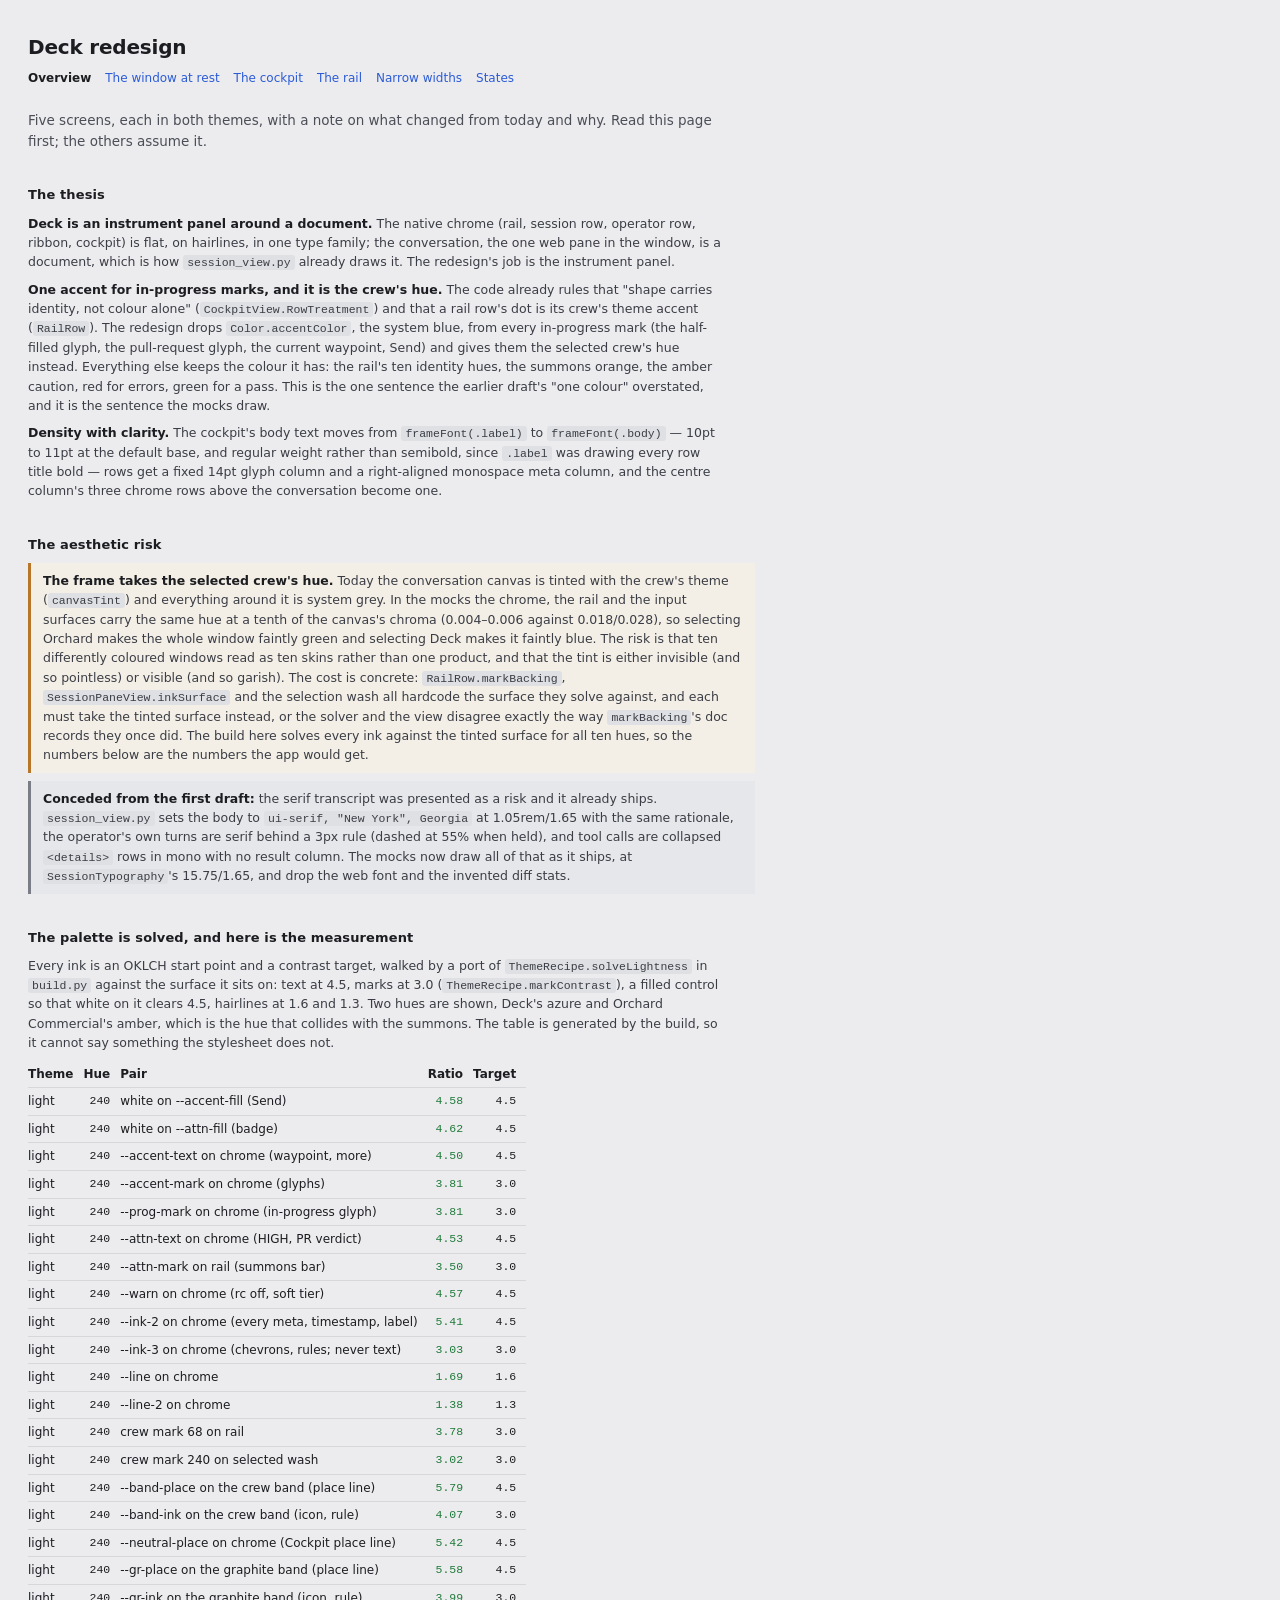
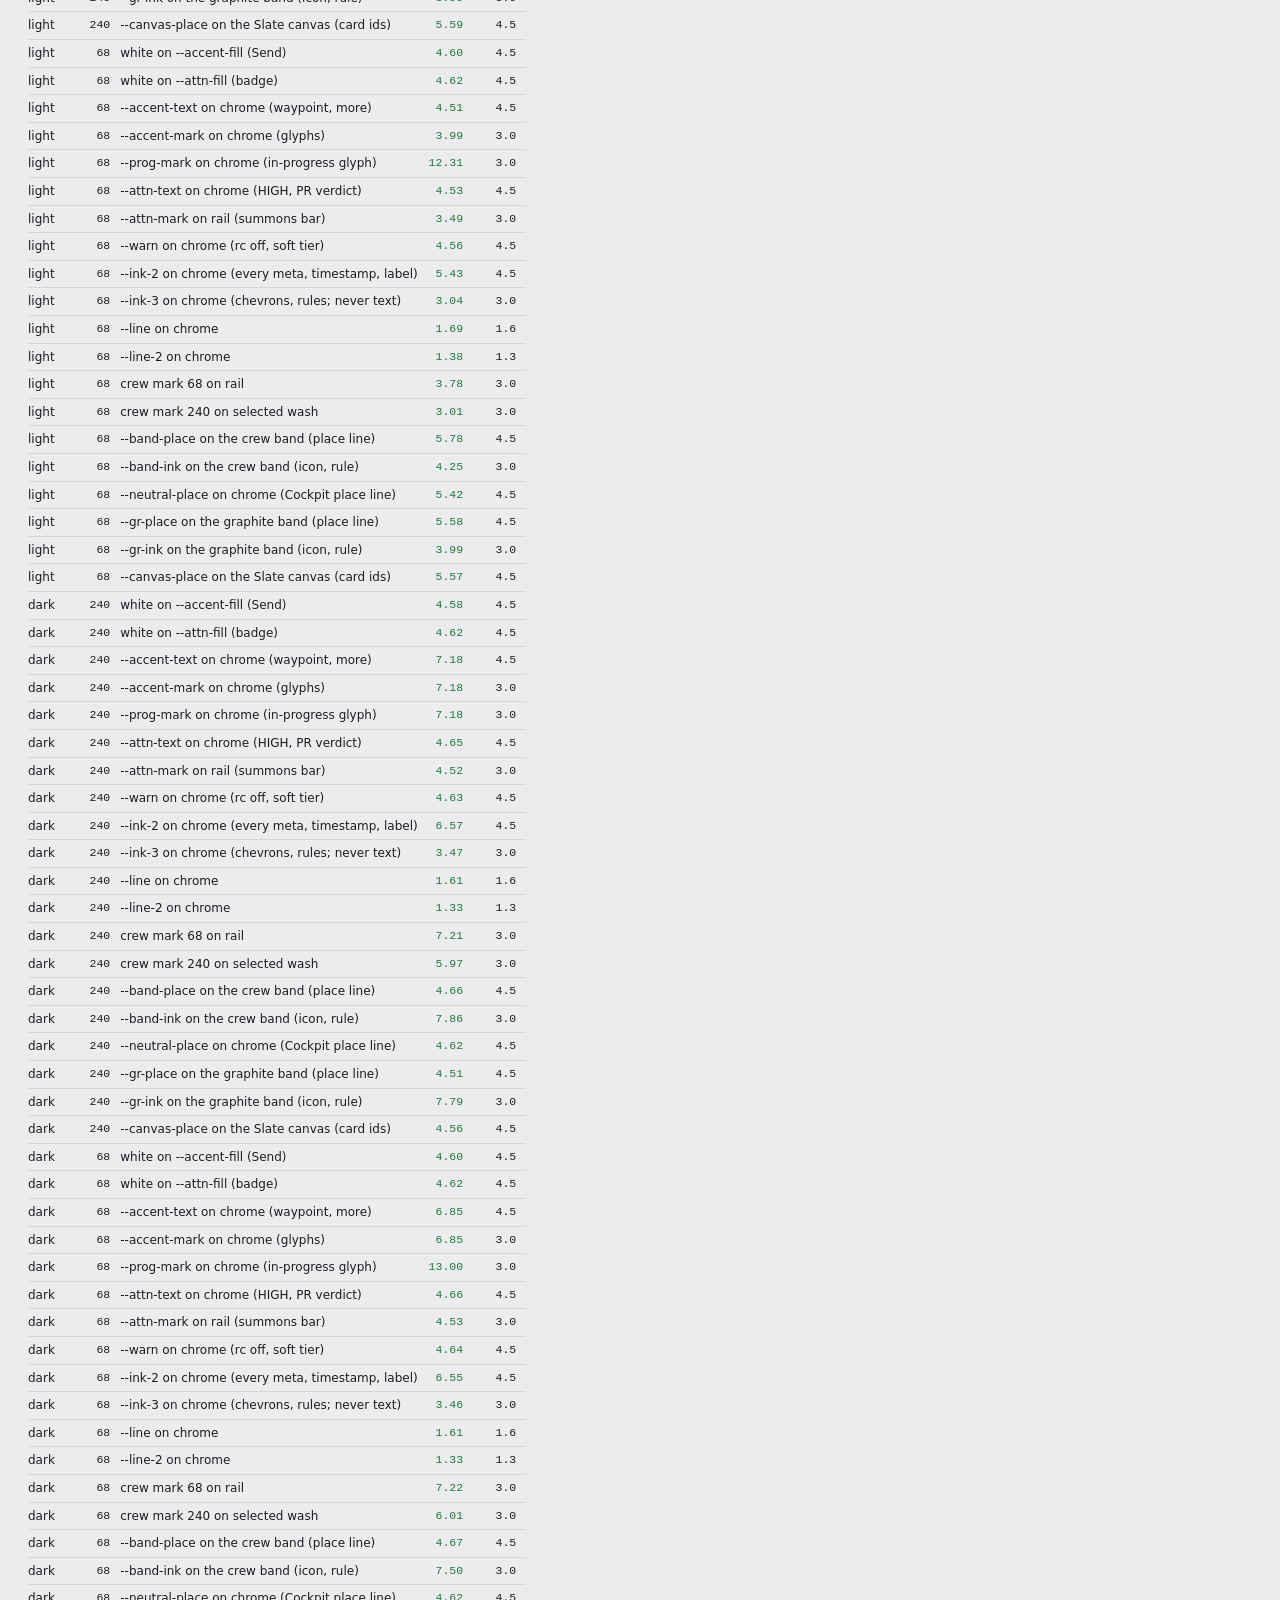
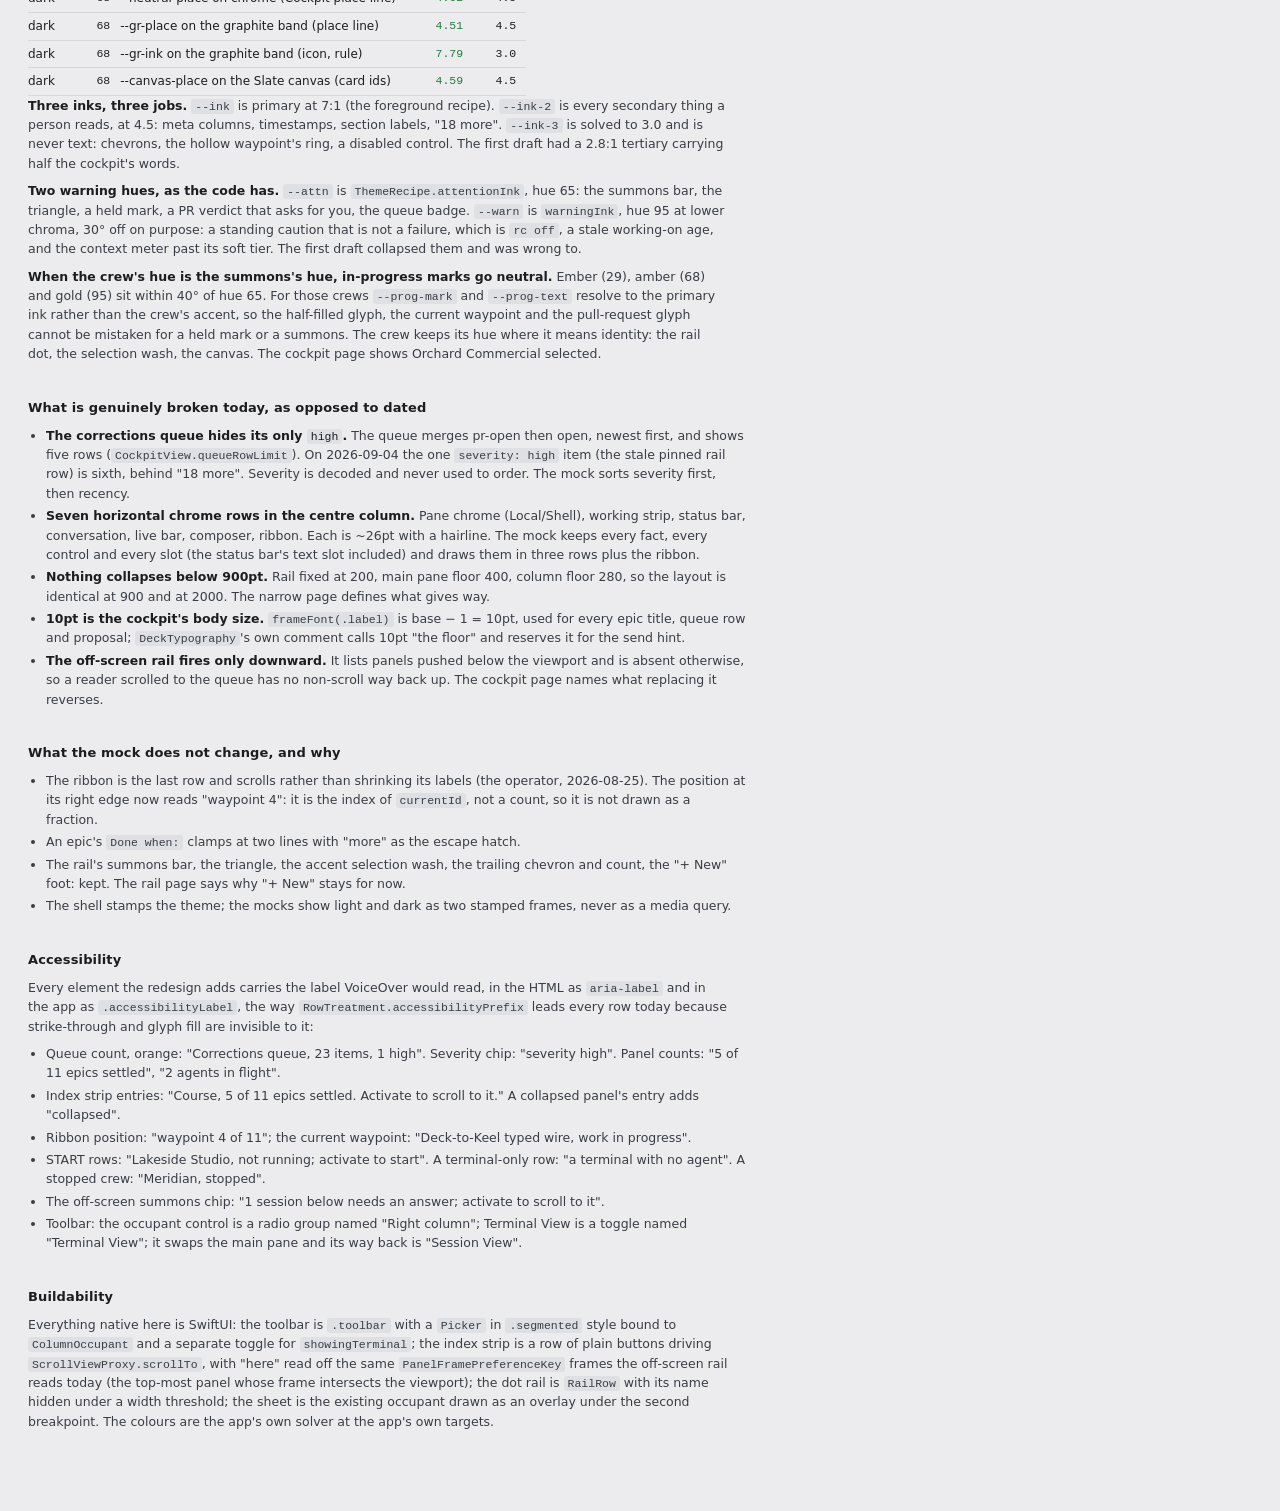
<file: design/redesign/index.html>
<!doctype html>
<meta charset="utf-8">
<meta name="viewport" content="width=device-width, initial-scale=1">
<title>Deck redesign</title>
<style>

/* deck.css — shared tokens and components for the redesign mocks.
   Tokens are generated by build.py's solver; edit build.py, not this file. */

:root {
  --font-ui: -apple-system, BlinkMacSystemFont, "SF Pro Text", "Helvetica Neue", system-ui, sans-serif;
  --font-mono: ui-monospace, "SF Mono", SFMono-Regular, Menlo, monospace;
  --font-prose: ui-serif, "New York", "Iowan Old Style", Georgia, "Times New Roman", serif;   /* session_view.py's own stack */
}

/* ---- the page around the mocks ---------------------------------------- */
html { color-scheme: light; }
body { margin: 0; padding: 32px 28px 72px; background: #ececee; color: #1c1d21; font: 13px/1.55 var(--font-ui); }
.doc { max-width: 1520px; margin: 0 auto; }
.doc h1 { font-size: 20px; font-weight: 600; letter-spacing: -.01em; margin: 0 0 6px; }
.doc h2 { font-size: 13px; font-weight: 600; margin: 34px 0 8px; letter-spacing: .01em; }
.doc .lede { font-size: 13.5px; color: #4b4e57; max-width: 82ch; margin: 0 0 18px; }
.doc .note { font-size: 12.5px; color: #3a3d45; max-width: 88ch; margin: 0 0 8px; }
.doc .note b { font-weight: 600; color: #1c1d21; }
.doc .note code, .doc .lede code, .doc td code { font: 11.5px var(--font-mono); background: #dfe0e4; padding: 1px 4px; border-radius: 3px; }
.doc ul.note { padding-left: 18px; }
.doc ul.note li { margin: 3px 0; }
.doc .nav { font-size: 12px; color: #5a5d66; margin: 0 0 22px; }
.doc .nav a { color: #2b5bd7; text-decoration: none; margin-right: 14px; }
.doc .nav a.here { color: #1c1d21; font-weight: 600; }
.doc .frames { display: flex; flex-direction: column; gap: 26px; }
.doc .frame-label { font: 600 11px/1 var(--font-ui); letter-spacing: .08em; text-transform: uppercase; color: #6b6e78; margin: 0 0 8px; }
.doc .scroller { overflow-x: auto; padding-bottom: 6px; }
.doc .risk { border-left: 3px solid #b8762a; padding: 8px 12px; background: #f4efe6; max-width: 88ch; }
.doc .finding { border-left: 3px solid #2b5bd7; padding: 8px 12px; background: #e9eef9; max-width: 88ch; }
.doc .concede { border-left: 3px solid #7a7d86; padding: 8px 12px; background: #e6e7ea; max-width: 88ch; }
.doc table { border-collapse: collapse; font-size: 12px; }
.doc th, .doc td { text-align: left; padding: 4px 10px 4px 0; border-bottom: 1px solid #d6d7db; vertical-align: top; }
.doc td.n { font-family: var(--font-mono); font-size: 11.5px; text-align: right; }
.doc td.pass { color: #1f7a3a; } .doc td.fail { color: #b3261e; }

/* ---- the window --------------------------------------------------------- */
.win {
  width: var(--w, 1440px); height: var(--hgt, 880px);
  border-radius: 10px; overflow: hidden; flex: none;
  box-shadow: 0 18px 44px rgba(0,0,0,.28), 0 0 0 1px rgba(0,0,0,.16);
  font: 12px/1.35 var(--font-ui);
  display: grid; grid-template-rows: 44px 1fr;
  background: var(--bg-chrome); color: var(--ink);
  -webkit-font-smoothing: antialiased; position: relative;
}
.mono { font-family: var(--font-mono); font-size: 11px; letter-spacing: -.01em; }
.num  { font-variant-numeric: tabular-nums; }
.dim  { color: var(--ink-2); }
.sectlabel { font: 600 10px/1 var(--font-ui); letter-spacing: .09em; text-transform: uppercase; color: var(--ink-2); }

/* ---- title bar + toolbar (NSToolbar, unified; controls at 28pt) ----------- */
.titlebar { display: grid; grid-template-columns: 1fr auto 1fr; align-items: center; padding: 0 12px; border-bottom: 1px solid var(--line); background: var(--bg-chrome); }
.lights { display: flex; gap: 8px; align-items: center; }
.lights i { width: 12px; height: 12px; border-radius: 50%; display: block; }
.lights i:nth-child(1) { background: #ff5f57; } .lights i:nth-child(2) { background: #febc2e; } .lights i:nth-child(3) { background: #28c840; }
.tb-left { display: flex; align-items: center; gap: 14px; }
.tb-title { font-size: 12.5px; font-weight: 600; color: var(--ink-2); text-align: center; }
.tb-title span { font-weight: 400; }
.tb-right { display: flex; justify-content: flex-end; gap: 8px; align-items: center; }
.tbtn { display: inline-flex; align-items: center; gap: 6px; height: 28px; padding: 0 9px; border-radius: 6px; color: var(--ink-2); font-size: 12px; font-weight: 500; }
.tbtn svg { width: 14px; height: 14px; }
.tbtn.on { background: var(--bg-hover); color: var(--ink); box-shadow: inset 0 0 0 1px var(--line); }
.tbtn .badge { font: 600 10px/1 var(--font-ui); padding: 4px 6px; border-radius: 9px; background: var(--attn-fill); color: #fff; }
.tbtn.sidebar { padding: 0 7px; }
/* the column occupant: one enum, one segmented control (Cockpit | Shell | Local | [Item/Viewer/Editor]) */
.seg { display: inline-flex; height: 28px; border-radius: 7px; box-shadow: inset 0 0 0 1px var(--line); background: var(--bg-rail); padding: 2px; gap: 2px; }
.seg span { display: inline-flex; align-items: center; gap: 5px; padding: 0 9px; border-radius: 5px; font-size: 12px; font-weight: 500; color: var(--ink-2); }
.seg span svg { width: 13px; height: 13px; }
.seg span.on { background: var(--bg-input); color: var(--ink); box-shadow: 0 1px 2px var(--shadow); }
.seg span.doc { color: var(--ink); }

/* ---- body split ---------------------------------------------------------- */
.body { display: grid; grid-template-columns: var(--rail-w, 216px) 1fr var(--cock-w, 328px); min-height: 0; }
.body.no-cockpit { grid-template-columns: var(--rail-w, 216px) 1fr; }
.body.no-rail { grid-template-columns: 1fr var(--cock-w, 328px); }
.body.no-rail.no-cockpit { grid-template-columns: 1fr; }
.body.dots { --rail-w: 44px; }

/* ---- the rail ------------------------------------------------------------ */
.rail { background: var(--bg-rail); border-right: 1px solid var(--line); display: flex; flex-direction: column; min-height: 0; position: relative; }
.rail .list { flex: 1; overflow: hidden; padding-top: 6px; position: relative; }
.rail .foot { border-top: 1px solid var(--line); }
.row { display: flex; align-items: center; gap: 8px; height: 26px; padding: 0 10px 0 12px; position: relative; color: var(--ink); }
.row .name { font-size: 13px; flex: 1; min-width: 0; overflow: hidden; text-overflow: ellipsis; white-space: nowrap; }
.row.child { padding-left: 32px; }
.row.child::before { content: ""; position: absolute; left: 17px; top: 0; bottom: 0; width: 1px; background: var(--line); }   /* the spine */
.row.child.last::before { bottom: 50%; }
.row.child::after { content: ""; position: absolute; left: 17px; top: 50%; width: 7px; height: 1px; background: var(--line); } /* the tick */
.row.sel { background: var(--accent-wash); }
.row.sel .mark { color: var(--mark-sel); }
.row.off .name { color: var(--ink-2); }
.row .trail { display: flex; align-items: center; gap: 5px; color: var(--ink-2); font-size: 10.5px; }
.row .trail svg { width: 10px; height: 10px; color: var(--ink-3); }
.row .summons { position: absolute; left: 0; top: 0; bottom: 0; width: 3px; background: var(--attn-mark); }
.row .warn { color: var(--attn-mark); width: 10px; height: 10px; }
.rail .sect { padding: 12px 12px 4px; }
.rail .bead { padding: 10px 12px 10px; display: flex; flex-direction: column; gap: 5px; }
.rail .bead .t { font-size: 12.5px; font-weight: 500; line-height: 1.3; white-space: nowrap; overflow: hidden; text-overflow: ellipsis; }
.meter { height: 3px; border-radius: 2px; background: var(--line); overflow: hidden; }
.meter i { display: block; height: 100%; background: var(--accent-mark); }
.rail .bead .f { font-size: 11px; color: var(--ink-2); display: flex; justify-content: space-between; }
.rail .newbtn { display: flex; align-items: center; gap: 6px; height: 34px; padding: 0 12px; font-size: 12px; font-weight: 500; color: var(--ink-2); border-top: 1px solid var(--line); }
.rail .newbtn svg { width: 12px; height: 12px; }
/* the summons that scrolled off: a chip pinned to the list's bottom edge, the rail's own offScreen rule */
.rail .offscreen { position: absolute; left: 0; right: 0; bottom: 0; height: 22px; display: flex; align-items: center; justify-content: center; gap: 4px; background: var(--bg-rail); border-top: 1px solid var(--line); color: var(--attn-text); font: 600 10.5px var(--font-ui); }
.rail .offscreen svg { width: 10px; height: 10px; }
.rail.dots .offscreen span { display: none; }
.rail .offscreen i { width: 3px; height: 12px; background: var(--attn-mark); display: inline-block; }
/* collapsed to marks */
.rail.dots .row { padding: 0; justify-content: center; height: 30px; }
.rail.dots .row.child { padding-left: 10px; height: 24px; }
.rail.dots .row.child::before { display: none; }
.rail.dots .row.child::after { left: 12px; width: 6px; }   /* the tick survives: a child is still a child at 44pt */
.rail.dots .row.child .mark { transform: scale(.85); }
.rail.dots .sect { height: 1px; padding: 0; margin: 8px 12px; background: var(--line); overflow: hidden; color: transparent; font-size: 0; }   /* a rule, not a label */
.rail.dots .bead { padding: 10px 10px; }
.rail.dots .bead .t, .rail.dots .bead .f, .rail.dots .bead .sectlabel { display: none; }
.rail.dots .newbtn span { display: none; }
.rail.dots .newbtn { justify-content: center; padding: 0; }

/* ---- session marks: shape carries state, colour carries identity --------- */
.mark { width: 14px; height: 14px; display: inline-flex; align-items: center; justify-content: center; flex: none; color: var(--mark); }
.mark svg { width: 14px; height: 14px; overflow: visible; }
.mark.off { opacity: .3; }
.mark.would { opacity: .3; }                  /* a hue this row WOULD take: a preview, drawn at the stopped row's 30% */
.mark.busy svg { animation: spin 1.4s linear infinite; }
.mark.listening svg { animation: breathe 1.1s ease-in-out infinite alternate; }
.mark.needs { color: var(--attn-mark); }
.mark.term { color: var(--ink-2); font-size: 13px; }
.mark.start svg { color: var(--ink-3); }       /* a catalog row: hollow, so it cannot be mistaken for a stopped crew's dimmed square */
@keyframes spin { to { transform: rotate(360deg); } }
@keyframes breathe { from { color: var(--mark) } to { color: var(--mark-pulse) } }
@media (prefers-reduced-motion: reduce) { .mark svg, .halo, .cursor { animation: none !important; } }

/* ---- centre column -------------------------------------------------------- */
.centre { display: grid; grid-template-rows: 34px 1fr auto 26px; min-width: 0; min-height: 0; background: var(--bg-canvas); }
.centre.no-ribbon { grid-template-rows: 34px 1fr auto; }

/* the co's row: who, what it says it is doing (or what the pane has to say instead), vitals */
.sess { display: flex; align-items: center; gap: 10px; padding: 0 12px; border-bottom: 1px solid var(--line); background: var(--bg-chrome); min-width: 0; }
.sess .who { display: flex; align-items: center; gap: 7px; flex: none; }
.sess .who b { font-size: 12.5px; font-weight: 600; }
.sess .working { flex: 1; min-width: 0; display: flex; align-items: baseline; gap: 6px; font-size: 12px; }
.sess .working .txt { overflow: hidden; text-overflow: ellipsis; white-space: nowrap; }
.sess .working .age { color: var(--ink-2); flex: none; font-variant-numeric: tabular-nums; }
.sess .working .age.stale { color: var(--warn); }
.sess .status { flex: 1; min-width: 0; font-size: 12px; overflow: hidden; text-overflow: ellipsis; white-space: nowrap; color: var(--ink-2); }
.sess .status.err { color: var(--err); }
.vitals { display: flex; align-items: center; gap: 12px; flex: none; }
.vit { display: inline-flex; align-items: center; gap: 5px; color: var(--ink-2); font-size: 11px; white-space: nowrap; }
.vit svg { width: 12px; height: 12px; }
.vit .ctx { display: inline-flex; align-items: center; gap: 6px; }
.vit .ctx .meter { width: 44px; height: 4px; background: var(--line); }
.vit .ctx .meter i { background: var(--ink-2); }
.vit .ctx.soft .meter i { background: var(--warn); } .vit .ctx.soft { color: var(--warn); }
.vit .ctx.hard .meter i { background: var(--err); } .vit .ctx.hard { color: var(--err); }
.vit.warn { color: var(--warn); }
.vit.pr { color: var(--attn-text); }
.vit.asof { color: var(--ink-2); }
.vitals.compact .vit:not(.keep) { display: none; }

/* the conversation: a document, as session_view.py already draws it — serif prose, mono for the machine */
.convo { overflow: hidden; position: relative; display: flex; flex-direction: column; justify-content: flex-end; padding: 0 0 14px; min-height: 0; }
.convo .inner { max-width: 46rem; width: 100%; margin: 0 auto; padding: 0 28px; box-sizing: border-box; }
.turn { margin: 0 0 17px; }
.turn .whom { font: 600 10.5px/1 var(--font-ui); letter-spacing: .06em; text-transform: uppercase; color: var(--ink-2); margin: 0 0 5px; display: flex; align-items: center; gap: 8px; }
.turn .whom time { font-weight: 400; letter-spacing: 0; text-transform: none; }
.turn p { font: 15.75px/1.65 var(--font-prose); margin: 0 0 8px; color: var(--ink); }   /* SessionTypography: 15px root × 1.05, leading 1.65, user-adjustable */
.turn.you .msg { border-left: 3px solid currentColor; padding-left: .8rem; opacity: .95; }   /* session_view .you .body */
.turn.you.held .msg { border-left: 1px dashed currentColor; opacity: .55; }                   /* session_view .you.held .body */
.turn code { font: 12.5px var(--font-mono); background: var(--code-bg); padding: 1px 4px; border-radius: 3px; }
.tool { display: flex; align-items: center; gap: 6px; height: 22px; padding: 0 2px; margin: 2px 0; font: 11.5px var(--font-mono); color: var(--ink-2); }   /* session_view <details><summary> */
.tool .verb { color: var(--ink); font-weight: 600; }
.tool > span:not(.verb) { min-width: 0; overflow: hidden; text-overflow: ellipsis; white-space: nowrap; }
.tool svg { width: 9px; height: 9px; color: var(--ink-3); flex: none; }
.convo .fade { position: absolute; left: 0; right: 0; top: 0; height: 36px; background: linear-gradient(to top, transparent, var(--bg-canvas)); pointer-events: none; }
.convo .cursor { display: inline-block; width: 7px; height: 14px; background: var(--accent-mark); vertical-align: -2px; margin-left: 2px; animation: blink 1s steps(2) infinite; }
.convo.veiled .inner { opacity: .45; }
@keyframes blink { 50% { opacity: 0 } }

/* the operator's rows: live state + composer, or the gate, or the fallback */
.oper { border-top: 1px solid var(--line); background: var(--bg-chrome); padding: 8px 12px 10px; display: flex; flex-direction: column; gap: 8px; }
.live { display: flex; align-items: center; gap: 8px; font-size: 11.5px; }
.live .state { font-weight: 500; }
.live .quiet { color: var(--ink-2); font-variant-numeric: tabular-nums; }
.live .bg { display: inline-flex; align-items: center; gap: 5px; color: var(--ink-2); }
.live .bg i { width: 5px; height: 5px; border-radius: 50%; background: var(--ink-2); animation: breathe2 .9s ease-in-out infinite alternate; }
@keyframes breathe2 { to { opacity: .25 } }
.live .err { color: var(--err); overflow: hidden; text-overflow: ellipsis; white-space: nowrap; }
.composer { border: 1px solid var(--line); border-radius: 7px; background: var(--bg-input); display: flex; flex-direction: column; box-shadow: 0 1px 2px var(--shadow); }
.composer .text { padding: 9px 12px 4px; font-size: 13px; line-height: 1.45; min-height: 42px; color: var(--ink); }
.composer .text .ph { color: var(--ink-2); }
.composer .bar { display: flex; align-items: center; gap: 8px; padding: 4px 8px 6px 10px; }
.composer .cmd { display: inline-flex; align-items: center; gap: 5px; color: var(--ink-2); font-size: 11.5px; }
.composer .cmd svg { width: 12px; height: 12px; }
.composer .held { color: var(--ink-2); font-size: 11.5px; display: inline-flex; gap: 6px; align-items: center; }
.composer .hint { margin-left: auto; font-size: 11px; color: var(--ink-2); }
.btn { display: inline-flex; align-items: center; justify-content: center; height: 24px; padding: 0 10px; border-radius: 6px; font-size: 12px; font-weight: 500; color: var(--ink); white-space: nowrap; background: var(--bg-hover); box-shadow: inset 0 0 0 1px var(--line); gap: 5px; }
.btn.primary { background: var(--accent-fill); color: #fff; box-shadow: none; }
.btn.ghost { background: transparent; box-shadow: none; color: var(--ink-2); }
.btn svg { width: 12px; height: 12px; }
.fallback { display: flex; align-items: center; gap: 10px; font-size: 12.5px; font-weight: 500; padding: 6px 0 2px; }
/* the gate: GatePanel, at most 340pt, scrolling */
.gate { display: flex; flex-direction: column; gap: 10px; max-height: 340px; overflow: hidden; padding: 4px 0 2px; }
.gate .gh { display: flex; align-items: baseline; gap: 8px; }
.gate .gh .rem { font-size: 11.5px; color: var(--ink-2); }
.gate .q { font-size: 13px; font-weight: 500; line-height: 1.4; }
.opt { display: grid; grid-template-columns: 22px 1fr auto; align-items: baseline; gap: 8px; padding: 8px 10px; border: 1px solid var(--line); border-radius: 6px; background: var(--bg-input); }
.opt .n { font: 600 11px var(--font-mono); color: var(--ink-2); }
.opt .l { font-size: 12.5px; line-height: 1.4; }
.opt .d { font-size: 11.5px; color: var(--ink-2); margin-top: 2px; }
.opt .k { font: 11px var(--font-mono); color: var(--ink-3); }
.opt.rec { border-color: var(--accent-mark); }
.gate .foot { display: flex; align-items: center; gap: 8px; font-size: 11.5px; color: var(--ink-2); }
/* the raw terminal fallback */
.termhdr { display: flex; align-items: center; justify-content: space-between; padding: 6px 12px; border-bottom: 1px solid var(--line); background: var(--bg-chrome); font-size: 12px; color: var(--ink-2); }
.rawterm { flex: 1; padding: 10px 12px; font: 11.5px/1.5 var(--font-mono); color: var(--ink); white-space: pre; overflow: hidden; }
.rawterm .p { color: var(--accent-text); }

/* the waypoint ribbon: the last row, always */
.ribbon { display: flex; align-items: center; gap: 8px; padding: 0 10px; white-space: nowrap; border-top: 1px solid var(--line); background: var(--bg-chrome); overflow: hidden; }
.ribbon .scroll { display: flex; align-items: center; gap: 2px; overflow: hidden; flex: 1; min-width: 0;
  -webkit-mask-image: linear-gradient(to right, #000 calc(100% - 48px), transparent); mask-image: linear-gradient(to right, #000 calc(100% - 48px), transparent); }
.wp { display: inline-flex; align-items: center; gap: 6px; flex: none; }
.wp .dot { width: 8px; height: 8px; border-radius: 50%; position: relative; flex: none; }
.wp.done .dot { background: var(--ink-2); }
.wp.cur  .dot { background: var(--prog-mark); }
.wp.ahead .dot { background: var(--line); box-shadow: inset 0 0 0 1px var(--ink-3); }
.wp .lbl { font-size: 11px; color: var(--ink-2); padding-right: 2px; }
.wp.done .lbl { text-decoration: line-through; }
.wp.cur .lbl { color: var(--prog-text); font-weight: 600; }
.wp .halo { position: absolute; inset: 0; border-radius: 50%; border: 1px solid var(--prog-mark); animation: halo 1.8s ease-out infinite; }
@keyframes halo { from { transform: scale(1); opacity: .7 } to { transform: scale(2.1); opacity: 0 } }
.ribbon .rule { width: 14px; height: 1px; background: var(--line); flex: none; }
.ribbon .pos { flex: none; font-size: 10.5px; color: var(--ink-2); }

/* ---- the cockpit ---------------------------------------------------------- */
.cockpit { border-left: 1px solid var(--line); background: var(--bg-chrome); display: grid; grid-template-rows: auto 1fr; min-height: 0; min-width: 0; overflow: hidden; }
.cockpit > *, .sheet > * { min-width: 0; }
.win[style*="--hgt:auto"] .cockpit .scroll { overflow: visible; }
.cockpit .head { padding: 0; }
.cockpit .head .band .asof { font-size: 11px; color: var(--ink-2); display: inline-flex; gap: 5px; align-items: center; }
.cockpit .head .band .asof svg { width: 12px; height: 12px; }
.cockpit .index { display: flex; gap: 2px; padding: 6px 12px 0; border-bottom: 1px solid var(--line); }
.cockpit .index a { padding: 5px 6px 7px; font-size: 11px; color: var(--ink-2); border-bottom: 2px solid transparent; display: inline-flex; gap: 5px; align-items: baseline; }
.cockpit .index a b { font-weight: 600; color: var(--ink); }
.cockpit .index a .n { font: 11px var(--font-mono); color: var(--ink-2); }
.cockpit .index a.here { border-bottom-color: var(--ink); }
.cockpit .index a.collapsed b { color: var(--ink-2); text-decoration: line-through; }   /* a collapsed panel stays in the index, struck */
.cockpit .index a .n.hot { color: var(--attn-text); font-weight: 600; }
.cockpit .scroll { overflow: hidden; padding: 4px 0 0; }

/* The right column's band (B2, ColumnBand): icon, title, place line, then the tab's own controls. Its
   surface and its rule are the tab's identity: a crew's band takes the crew's colour, the laptop's
   takes graphite, and the Cockpit's stays neutral with a plain separator. The app truncates the place
   line in the middle and keeps the full text in a tooltip; CSS can only truncate at the end. */
.band { display: flex; align-items: center; gap: 6px; height: 30px; box-sizing: border-box; padding: 0 10px; background: var(--bg-chrome); border-bottom: 1px solid var(--line); min-width: 0; }
.band .bi { width: 18px; flex: none; display: inline-flex; justify-content: center; color: var(--ink); }
.band .bi svg { width: 12px; height: 12px; }
.band .bt { font: 600 12px var(--font-ui); flex: none; white-space: nowrap; }
.band .bp { flex: 1; min-width: 0; overflow: hidden; text-overflow: ellipsis; white-space: nowrap; font: 10px var(--font-ui); color: var(--neutral-place); }
.band .tr { margin-left: auto; flex: none; display: inline-flex; gap: 6px; align-items: center; }
.band.crew { background: var(--band); border-bottom: 2px solid var(--band-ink); }
.band.crew .bi { color: var(--band-ink); }
.band.crew .bp { color: var(--band-place); }
.band.gr { background: var(--gr-band); border-bottom: 2px solid var(--gr-ink); }
.band.gr .bi { color: var(--gr-ink); }
.band.gr .bp { color: var(--gr-place); }
.tbody { flex: 1; min-height: 0; overflow: hidden; padding: 10px 12px; font: 11.5px/1.55 var(--font-mono); color: var(--ink); background: var(--bg-canvas); }
.tbody.gr { background: var(--gr-canvas); }
.tbody .dim { color: var(--ink-2); }
.sbody { flex: 1; min-height: 0; overflow: hidden; padding: 12px; background: var(--bg-canvas); font: 12px/1.5 var(--font-ui); }
.sbody .card { background: var(--bg-input); border: 1px solid var(--line); border-radius: 6px; padding: 8px 10px; margin-bottom: 8px; }
.sbody .cid { font: 10px/1.2 var(--font-mono); color: var(--canvas-place); margin-bottom: 4px; }
.sbody .flag { font: 600 10px var(--font-ui); color: var(--attn-text); }
.panel { padding: 8px 12px 10px; border-bottom: 1px solid var(--line); }
.panel:last-child { border-bottom: 0; }
.panel .ph { display: flex; align-items: center; gap: 6px; height: 22px; margin-bottom: 4px; }
.panel .ph svg.chev { width: 10px; height: 10px; color: var(--ink-3); }
.panel .ph .cnt { margin-left: auto; font: 11px var(--font-mono); color: var(--ink-2); }
.panel .ph .act { margin-left: auto; display: inline-flex; gap: 6px; }
.panel .empty { font-size: 11.5px; color: var(--ink-2); padding: 2px 0; }
.panel .empty.err { color: var(--err); }
.panel .foot { font-size: 11px; color: var(--ink-2); margin-top: 6px; }
.unresolved { padding: 14px 12px; font-size: 12px; color: var(--ink-2); line-height: 1.45; }

/* one row grammar for every list in the cockpit */
.crow { display: grid; grid-template-columns: 14px 1fr auto; column-gap: 7px; align-items: baseline; padding: 4px 0; position: relative; }
.crow .g { width: 12px; height: 12px; align-self: start; margin-top: 2px; color: var(--ink-2); }
.crow .g svg { width: 12px; height: 12px; display: block; }
.crow .g.prog, .crow .g.pr { color: var(--prog-mark); }
.crow .g.held, .crow .g.attn { color: var(--attn-mark); }
.crow .t { font-size: 11px; line-height: 1.35; display: -webkit-box; -webkit-line-clamp: 2; -webkit-box-orient: vertical; overflow: hidden; }
.crow.done .t, .crow.closed .t { color: var(--ink-2); text-decoration: line-through; }
.crow .m { font: 10px var(--font-mono); color: var(--ink-2); white-space: nowrap; display: inline-flex; align-items: center; gap: 6px; }
.crow .m .held { color: var(--attn-text); display: inline-flex; gap: 2px; align-items: center; }
.crow .m .held svg { width: 10px; height: 10px; }
.crow .m .chev { width: 10px; height: 10px; color: var(--ink-3); }
.crow .m .sev { font: 600 10px/1 var(--font-ui); letter-spacing: .06em; text-transform: uppercase; color: var(--attn-text); }
.crow.hover { background: var(--bg-hover); margin: 0 -6px; padding-left: 6px; padding-right: 6px; border-radius: 4px; }
.crow .copy { width: 12px; height: 12px; color: var(--ink-2); }

/* an expanded epic: the spine, the interior, the children */
.epic { position: relative; margin: 0 0 4px 6px; padding: 2px 0 2px 14px; }
.epic::before { content: ""; position: absolute; left: 0; top: 0; bottom: 0; width: 1px; background: var(--line); }
.epic .state { font-size: 11px; color: var(--ink-2); margin: 2px 0 4px; }
.epic .cap { font-size: 11px; line-height: 1.4; color: var(--ink-2); display: -webkit-box; -webkit-line-clamp: 2; -webkit-box-orient: vertical; overflow: hidden; }
.epic .cap b { font-weight: 600; color: var(--ink); }
.epic .more { font-size: 11px; color: var(--accent-text); margin: 1px 0 4px; }
.epic .meta { font-size: 11px; color: var(--ink-2); margin: 0 0 6px; }
.epic .kids .crow { padding: 3px 0; }
.epic .kids .t { font-size: 10px; }
.epic .loading { display: inline-flex; gap: 6px; align-items: center; font-size: 11px; color: var(--ink-2); }
.epic .loading i { width: 10px; height: 10px; border: 1.5px solid var(--line); border-top-color: var(--ink-2); border-radius: 50%; animation: spin 1s linear infinite; }

.affordance { display: inline-flex; align-items: center; gap: 5px; font-size: 11px; color: var(--ink-2); padding: 2px 0 4px; }
.affordance svg { width: 10px; height: 10px; }

/* dispatched: an agent in flight */
.run .t b { font-weight: 600; font-size: 12px; }
.run .task { font-size: 11px; color: var(--ink-2); line-height: 1.4; display: -webkit-box; -webkit-line-clamp: 2; -webkit-box-orient: vertical; overflow: hidden; margin-top: 2px; }

/* proposals: their own region, tinted, with the verbs on the row */
.prop { padding: 8px 10px; border-radius: 6px; background: var(--accent-wash); margin-top: 2px; }
.prop .t { font-size: 12px; font-weight: 600; margin-bottom: 3px; }
.prop .b { font-size: 11px; line-height: 1.45; color: var(--ink-2); display: -webkit-box; -webkit-line-clamp: 4; -webkit-box-orient: vertical; overflow: hidden; }
.prop .acts { display: flex; gap: 6px; margin-top: 8px; }

/* the item detail pane, in the column or the sheet */
.item { display: grid; grid-template-rows: auto 1fr auto; min-height: 0; }
.item .ih { display: flex; align-items: baseline; gap: 6px; padding: 8px 12px; border-bottom: 1px solid var(--line); }
.item .ih .t { font-size: 12.5px; font-weight: 500; line-height: 1.35; flex: 1; }
.item .ih .p { font: 11px var(--font-mono); color: var(--ink-2); }
.item .ibody { padding: 12px 14px; overflow: hidden; font: 13.5px/1.6 var(--font-prose); }
.item .ibody h4 { font: 600 11px/1 var(--font-ui); letter-spacing: .06em; text-transform: uppercase; color: var(--ink-2); margin: 12px 0 6px; }
.item .ibody p { margin: 0 0 8px; }
.item .ibody code { font: 11.5px var(--font-mono); background: var(--code-bg); padding: 1px 4px; border-radius: 3px; }
.item .ibody .cm { font: 12px/1.5 var(--font-ui); color: var(--ink-2); border-left: 2px solid var(--line); padding-left: 10px; margin: 6px 0; }
.item .acts { display: flex; gap: 6px; padding: 8px 12px; border-top: 1px solid var(--line); flex-wrap: wrap; }

/* narrow: the cockpit as a sheet over the conversation */
.sheet { position: absolute; top: 44px; right: 0; bottom: 0; width: 340px; background: var(--bg-chrome); border-left: 1px solid var(--line); box-shadow: -12px 0 32px var(--shadow); display: grid; grid-template-rows: auto 1fr; z-index: 3; }
.sheet.item { grid-template-rows: auto 1fr auto; }
.scrim { position: absolute; inset: 44px 0 0 0; background: rgba(0,0,0,.18); z-index: 2; }

/* narrow: a compact composer */
.composer.compact .hint { display: none; }
.composer.compact .btn .lbl { display: none; }
.composer.compact .btn { padding: 0 7px; }
.composer.compact .cmd span { display: none; }

/* ---- the legends ---------------------------------------------------------- */
.grammar { display: grid; grid-template-columns: repeat(5, 1fr); gap: 10px; }
.grammar .cell { padding: 10px 12px; border-radius: 6px; background: var(--bg-rail); border: 1px solid var(--line); }
.grammar .cell .crow { padding: 0; }
.grammar .cell .why { font-size: 11px; color: var(--ink-2); margin-top: 6px; line-height: 1.4; }
.marks { display: grid; grid-template-columns: repeat(7, 1fr); gap: 10px; }
.marks .cell { padding: 10px 12px; border-radius: 6px; background: var(--bg-rail); border: 1px solid var(--line); display: flex; gap: 10px; align-items: flex-start; }
.marks .cell .lab { font-size: 11.5px; font-weight: 600; }
.marks .cell .why { font-size: 11px; color: var(--ink-2); line-height: 1.4; margin-top: 2px; }
.strip { padding: 14px 16px; border-radius: 10px; }
.swatches { display: flex; gap: 8px; flex-wrap: wrap; }
.sw { display: inline-flex; align-items: center; gap: 6px; font-size: 11px; padding: 4px 8px; border-radius: 5px; background: var(--bg-rail); border: 1px solid var(--line); }
.sw i { width: 12px; height: 12px; border-radius: 3px; display: inline-block; }

/* ---- generated tokens: one block per (appearance, selected-crew hue) ---- */
.win[data-theme="light"][data-hue="29"] {
  --bg-chrome: #f6f2f2;
  --bg-rail: #f1eceb;
  --bg-canvas: #fff4f2;
  --bg-input: #fffcfb;
  --bg-hover: #ede6e5;
  --ink: #3e2724;
  --ink-2: #6a615f;
  --ink-3: #938a88;
  --line: #c3bcbb;
  --line-2: #d5cfcf;
  --accent-text: #c04639;
  --accent-mark: #c74c3f;
  --accent-fill: #c74c3f;
  --accent-wash: #efd9d7;
  --prog-text: #3e2724;
  --prog-mark: #2e2e2e;
  --attn-mark: #b46d10;
  --attn-text: #a26001;
  --attn-fill: #aa6501;
  --warn: #816d1c;
  --err: #c92f33;
  --ok: #1d7d3e;
  --code-bg: #f3e8e7;
  --band: #fff9f9;
  --band-ink: #c74c3f;
  --band-place: #636363;
  --canvas-place: #636363;
  --neutral-place: #636363;
  --gr-canvas: #eeeeee;
  --gr-band: #f7f7f7;
  --gr-ink: #7a7a7a;
  --gr-place: #636363;
  --shadow: rgba(0,0,0,.10);
}
.win[data-theme="light"][data-hue="29"] .hue-29 { --mark: #c74c3f; --mark-sel: #c74c3f; --mark-pulse: #9e241b; }
.win[data-theme="light"][data-hue="29"] .hue-68 { --mark: #ab6901; --mark-sel: #ab6901; --mark-pulse: #7c4b01; }
.win[data-theme="light"][data-hue="29"] .hue-95 { --mark: #917900; --mark-sel: #917900; --mark-pulse: #695701; }
.win[data-theme="light"][data-hue="29"] .hue-145 { --mark: #299236; --mark-sel: #258f33; --mark-pulse: #006b19; }
.win[data-theme="light"][data-hue="29"] .hue-178 { --mark: #018e7a; --mark-sel: #028b77; --mark-pulse: #016758; }
.win[data-theme="light"][data-hue="29"] .hue-205 { --mark: #008b96; --mark-sel: #028792; --mark-pulse: #00646d; }
.win[data-theme="light"][data-hue="29"] .hue-240 { --mark: #0182c0; --mark-sel: #0182c0; --mark-pulse: #015e8c; }
.win[data-theme="light"][data-hue="29"] .hue-275 { --mark: #616ed7; --mark-sel: #616ed7; --mark-pulse: #4249af; }
.win[data-theme="light"][data-hue="29"] .hue-305 { --mark: #915dc5; --mark-sel: #915dc5; --mark-pulse: #6d389e; }
.win[data-theme="light"][data-hue="29"] .hue-350 { --mark: #bc4b87; --mark-sel: #bc4b87; --mark-pulse: #942464; }
.win[data-theme="light"][data-hue="68"] {
  --bg-chrome: #f5f3f1;
  --bg-rail: #f0edea;
  --bg-canvas: #fff5eb;
  --bg-input: #fffcf9;
  --bg-hover: #ece7e2;
  --ink: #3a2b1a;
  --ink-2: #68625c;
  --ink-3: #918b85;
  --line: #c1bdb8;
  --line-2: #d4d0cd;
  --accent-text: #9f6201;
  --accent-mark: #ab6901;
  --accent-fill: #a76700;
  --accent-wash: #eadecd;
  --prog-text: #3a2b1a;
  --prog-mark: #2e2e2e;
  --attn-mark: #b46d10;
  --attn-text: #a26001;
  --attn-fill: #aa6501;
  --warn: #816d1c;
  --err: #c92f33;
  --ok: #1d7d3e;
  --code-bg: #f1eae3;
  --band: #fffaf5;
  --band-ink: #ab6901;
  --band-place: #636363;
  --canvas-place: #636363;
  --neutral-place: #636363;
  --gr-canvas: #eeeeee;
  --gr-band: #f7f7f7;
  --gr-ink: #7a7a7a;
  --gr-place: #636363;
  --shadow: rgba(0,0,0,.10);
}
.win[data-theme="light"][data-hue="68"] .hue-29 { --mark: #c74c3f; --mark-sel: #c74c3f; --mark-pulse: #9e241b; }
.win[data-theme="light"][data-hue="68"] .hue-68 { --mark: #ab6901; --mark-sel: #ab6901; --mark-pulse: #7c4b01; }
.win[data-theme="light"][data-hue="68"] .hue-95 { --mark: #917900; --mark-sel: #917900; --mark-pulse: #695701; }
.win[data-theme="light"][data-hue="68"] .hue-145 { --mark: #299236; --mark-sel: #258f33; --mark-pulse: #006b19; }
.win[data-theme="light"][data-hue="68"] .hue-178 { --mark: #018e7a; --mark-sel: #028b77; --mark-pulse: #016758; }
.win[data-theme="light"][data-hue="68"] .hue-205 { --mark: #008b96; --mark-sel: #028792; --mark-pulse: #00646d; }
.win[data-theme="light"][data-hue="68"] .hue-240 { --mark: #0182c0; --mark-sel: #0182c0; --mark-pulse: #015e8c; }
.win[data-theme="light"][data-hue="68"] .hue-275 { --mark: #616ed7; --mark-sel: #616ed7; --mark-pulse: #4249af; }
.win[data-theme="light"][data-hue="68"] .hue-305 { --mark: #915dc5; --mark-sel: #915dc5; --mark-pulse: #6d389e; }
.win[data-theme="light"][data-hue="68"] .hue-350 { --mark: #bc4b87; --mark-sel: #bc4b87; --mark-pulse: #942464; }
.win[data-theme="light"][data-hue="95"] {
  --bg-chrome: #f4f3f0;
  --bg-rail: #eeedea;
  --bg-canvas: #faf7ea;
  --bg-input: #fefcf8;
  --bg-hover: #e9e8e2;
  --ink: #332e19;
  --ink-2: #65635c;
  --ink-3: #8e8c84;
  --line: #bfbeb8;
  --line-2: #d2d1cd;
  --accent-text: #836d01;
  --accent-mark: #917900;
  --accent-fill: #8a7302;
  --accent-wash: #e5e1cc;
  --prog-text: #332e19;
  --prog-mark: #2e2e2e;
  --attn-mark: #b46d10;
  --attn-text: #a26001;
  --attn-fill: #aa6501;
  --warn: #816d1c;
  --err: #c92f33;
  --ok: #1d7d3e;
  --code-bg: #edebe2;
  --band: #fdfbf4;
  --band-ink: #917900;
  --band-place: #636363;
  --canvas-place: #636363;
  --neutral-place: #636363;
  --gr-canvas: #eeeeee;
  --gr-band: #f7f7f7;
  --gr-ink: #7a7a7a;
  --gr-place: #636363;
  --shadow: rgba(0,0,0,.10);
}
.win[data-theme="light"][data-hue="95"] .hue-29 { --mark: #c74c3f; --mark-sel: #c74c3f; --mark-pulse: #9e241b; }
.win[data-theme="light"][data-hue="95"] .hue-68 { --mark: #ab6901; --mark-sel: #ab6901; --mark-pulse: #7c4b01; }
.win[data-theme="light"][data-hue="95"] .hue-95 { --mark: #917900; --mark-sel: #917900; --mark-pulse: #695701; }
.win[data-theme="light"][data-hue="95"] .hue-145 { --mark: #299236; --mark-sel: #258f33; --mark-pulse: #006b19; }
.win[data-theme="light"][data-hue="95"] .hue-178 { --mark: #018e7a; --mark-sel: #028b77; --mark-pulse: #016758; }
.win[data-theme="light"][data-hue="95"] .hue-205 { --mark: #008b96; --mark-sel: #028792; --mark-pulse: #00646d; }
.win[data-theme="light"][data-hue="95"] .hue-240 { --mark: #0182c0; --mark-sel: #0182c0; --mark-pulse: #015e8c; }
.win[data-theme="light"][data-hue="95"] .hue-275 { --mark: #616ed7; --mark-sel: #616ed7; --mark-pulse: #4249af; }
.win[data-theme="light"][data-hue="95"] .hue-305 { --mark: #915dc5; --mark-sel: #915dc5; --mark-pulse: #6d389e; }
.win[data-theme="light"][data-hue="95"] .hue-350 { --mark: #bc4b87; --mark-sel: #bc4b87; --mark-pulse: #942464; }
.win[data-theme="light"][data-hue="145"] {
  --bg-chrome: #f2f4f2;
  --bg-rail: #ebeeeb;
  --bg-canvas: #f0faf0;
  --bg-input: #fafefa;
  --bg-hover: #e5e9e5;
  --ink: #233323;
  --ink-2: #5f655f;
  --ink-3: #888e88;
  --line: #bbbfbb;
  --line-2: #cfd2ce;
  --accent-text: #097f23;
  --accent-mark: #299236;
  --accent-fill: #1c882d;
  --accent-wash: #d4e5d6;
  --prog-text: #097f23;
  --prog-mark: #299236;
  --attn-mark: #b46d10;
  --attn-text: #a26001;
  --attn-fill: #aa6501;
  --warn: #816d1c;
  --err: #c92f33;
  --ok: #1d7d3e;
  --code-bg: #e6ede6;
  --band: #f7fdf7;
  --band-ink: #299236;
  --band-place: #636363;
  --canvas-place: #636363;
  --neutral-place: #636363;
  --gr-canvas: #eeeeee;
  --gr-band: #f7f7f7;
  --gr-ink: #7a7a7a;
  --gr-place: #636363;
  --shadow: rgba(0,0,0,.10);
}
.win[data-theme="light"][data-hue="145"] .hue-29 { --mark: #c74c3f; --mark-sel: #c74c3f; --mark-pulse: #9e241b; }
.win[data-theme="light"][data-hue="145"] .hue-68 { --mark: #ab6901; --mark-sel: #ab6901; --mark-pulse: #7c4b01; }
.win[data-theme="light"][data-hue="145"] .hue-95 { --mark: #917900; --mark-sel: #917900; --mark-pulse: #695701; }
.win[data-theme="light"][data-hue="145"] .hue-145 { --mark: #299236; --mark-sel: #258f33; --mark-pulse: #006b19; }
.win[data-theme="light"][data-hue="145"] .hue-178 { --mark: #018e7a; --mark-sel: #028b77; --mark-pulse: #016758; }
.win[data-theme="light"][data-hue="145"] .hue-205 { --mark: #008b96; --mark-sel: #028792; --mark-pulse: #00646d; }
.win[data-theme="light"][data-hue="145"] .hue-240 { --mark: #0182c0; --mark-sel: #0182c0; --mark-pulse: #015e8c; }
.win[data-theme="light"][data-hue="145"] .hue-275 { --mark: #616ed7; --mark-sel: #616ed7; --mark-pulse: #4249af; }
.win[data-theme="light"][data-hue="145"] .hue-305 { --mark: #915dc5; --mark-sel: #915dc5; --mark-pulse: #6d389e; }
.win[data-theme="light"][data-hue="145"] .hue-350 { --mark: #bc4b87; --mark-sel: #bc4b87; --mark-pulse: #942464; }
.win[data-theme="light"][data-hue="178"] {
  --bg-chrome: #f1f4f3;
  --bg-rail: #eaefed;
  --bg-canvas: #ebfbf7;
  --bg-input: #f8fefc;
  --bg-hover: #e3eae8;
  --ink: #19342e;
  --ink-2: #5c6663;
  --ink-3: #858f8c;
  --line: #b9bfbe;
  --line-2: #cdd2d1;
  --accent-text: #007e6c;
  --accent-mark: #018e7a;
  --accent-fill: #018472;
  --accent-wash: #cde5e1;
  --prog-text: #007e6c;
  --prog-mark: #018e7a;
  --attn-mark: #b46d10;
  --attn-text: #a26001;
  --attn-fill: #aa6501;
  --warn: #816d1c;
  --err: #c92f33;
  --ok: #218041;
  --code-bg: #e3eeeb;
  --band: #f5fdfb;
  --band-ink: #018e7a;
  --band-place: #636363;
  --canvas-place: #636363;
  --neutral-place: #636363;
  --gr-canvas: #eeeeee;
  --gr-band: #f7f7f7;
  --gr-ink: #7a7a7a;
  --gr-place: #636363;
  --shadow: rgba(0,0,0,.10);
}
.win[data-theme="light"][data-hue="178"] .hue-29 { --mark: #c74c3f; --mark-sel: #c74c3f; --mark-pulse: #9e241b; }
.win[data-theme="light"][data-hue="178"] .hue-68 { --mark: #ab6901; --mark-sel: #ab6901; --mark-pulse: #7c4b01; }
.win[data-theme="light"][data-hue="178"] .hue-95 { --mark: #917900; --mark-sel: #917900; --mark-pulse: #695701; }
.win[data-theme="light"][data-hue="178"] .hue-145 { --mark: #299236; --mark-sel: #258f33; --mark-pulse: #006b19; }
.win[data-theme="light"][data-hue="178"] .hue-178 { --mark: #018e7a; --mark-sel: #028b77; --mark-pulse: #016758; }
.win[data-theme="light"][data-hue="178"] .hue-205 { --mark: #008b96; --mark-sel: #028792; --mark-pulse: #00646d; }
.win[data-theme="light"][data-hue="178"] .hue-240 { --mark: #0182c0; --mark-sel: #0182c0; --mark-pulse: #015e8c; }
.win[data-theme="light"][data-hue="178"] .hue-275 { --mark: #616ed7; --mark-sel: #616ed7; --mark-pulse: #4249af; }
.win[data-theme="light"][data-hue="178"] .hue-305 { --mark: #915dc5; --mark-sel: #915dc5; --mark-pulse: #6d389e; }
.win[data-theme="light"][data-hue="178"] .hue-350 { --mark: #bc4b87; --mark-sel: #bc4b87; --mark-pulse: #942464; }
.win[data-theme="light"][data-hue="205"] {
  --bg-chrome: #f0f4f5;
  --bg-rail: #eaeeef;
  --bg-canvas: #eafbfd;
  --bg-input: #f8fefe;
  --bg-hover: #e2e9ea;
  --ink: #163336;
  --ink-2: #5c6566;
  --ink-3: #848e90;
  --line: #b8bfc0;
  --line-2: #cdd2d3;
  --accent-text: #007a85;
  --accent-mark: #008b96;
  --accent-fill: #02818b;
  --accent-wash: #cce4e6;
  --prog-text: #007a85;
  --prog-mark: #008b96;
  --attn-mark: #b46d10;
  --attn-text: #a26001;
  --attn-fill: #aa6501;
  --warn: #816d1c;
  --err: #c92f33;
  --ok: #1d7d3e;
  --code-bg: #e2eeef;
  --band: #f4fdfe;
  --band-ink: #008b96;
  --band-place: #636363;
  --canvas-place: #636363;
  --neutral-place: #636363;
  --gr-canvas: #eeeeee;
  --gr-band: #f7f7f7;
  --gr-ink: #7a7a7a;
  --gr-place: #636363;
  --shadow: rgba(0,0,0,.10);
}
.win[data-theme="light"][data-hue="205"] .hue-29 { --mark: #c74c3f; --mark-sel: #c74c3f; --mark-pulse: #9e241b; }
.win[data-theme="light"][data-hue="205"] .hue-68 { --mark: #ab6901; --mark-sel: #ab6901; --mark-pulse: #7c4b01; }
.win[data-theme="light"][data-hue="205"] .hue-95 { --mark: #917900; --mark-sel: #917900; --mark-pulse: #695701; }
.win[data-theme="light"][data-hue="205"] .hue-145 { --mark: #299236; --mark-sel: #258f33; --mark-pulse: #006b19; }
.win[data-theme="light"][data-hue="205"] .hue-178 { --mark: #018e7a; --mark-sel: #028b77; --mark-pulse: #016758; }
.win[data-theme="light"][data-hue="205"] .hue-205 { --mark: #008b96; --mark-sel: #028792; --mark-pulse: #00646d; }
.win[data-theme="light"][data-hue="205"] .hue-240 { --mark: #0182c0; --mark-sel: #0182c0; --mark-pulse: #015e8c; }
.win[data-theme="light"][data-hue="205"] .hue-275 { --mark: #616ed7; --mark-sel: #616ed7; --mark-pulse: #4249af; }
.win[data-theme="light"][data-hue="205"] .hue-305 { --mark: #915dc5; --mark-sel: #915dc5; --mark-pulse: #6d389e; }
.win[data-theme="light"][data-hue="205"] .hue-350 { --mark: #bc4b87; --mark-sel: #bc4b87; --mark-pulse: #942464; }
.win[data-theme="light"][data-hue="240"] {
  --bg-chrome: #f1f4f6;
  --bg-rail: #ebeef0;
  --bg-canvas: #eff8ff;
  --bg-input: #fafdff;
  --bg-hover: #e3e9ed;
  --ink: #1d303e;
  --ink-2: #5d646a;
  --ink-3: #868d93;
  --line: #b9bec2;
  --line-2: #ced1d4;
  --accent-text: #0176ae;
  --accent-mark: #0182c0;
  --accent-fill: #017cb7;
  --accent-wash: #cde3ee;
  --prog-text: #0176ae;
  --prog-mark: #0182c0;
  --attn-mark: #b46d10;
  --attn-text: #a26001;
  --attn-fill: #aa6501;
  --warn: #816d1c;
  --err: #c92f33;
  --ok: #1d7d3e;
  --code-bg: #e4ecf3;
  --band: #f7fcff;
  --band-ink: #0182c0;
  --band-place: #636363;
  --canvas-place: #636363;
  --neutral-place: #636363;
  --gr-canvas: #eeeeee;
  --gr-band: #f7f7f7;
  --gr-ink: #7a7a7a;
  --gr-place: #636363;
  --shadow: rgba(0,0,0,.10);
}
.win[data-theme="light"][data-hue="240"] .hue-29 { --mark: #c74c3f; --mark-sel: #c74c3f; --mark-pulse: #9e241b; }
.win[data-theme="light"][data-hue="240"] .hue-68 { --mark: #ab6901; --mark-sel: #ab6901; --mark-pulse: #7c4b01; }
.win[data-theme="light"][data-hue="240"] .hue-95 { --mark: #917900; --mark-sel: #917900; --mark-pulse: #695701; }
.win[data-theme="light"][data-hue="240"] .hue-145 { --mark: #299236; --mark-sel: #258f33; --mark-pulse: #006b19; }
.win[data-theme="light"][data-hue="240"] .hue-178 { --mark: #018e7a; --mark-sel: #028b77; --mark-pulse: #016758; }
.win[data-theme="light"][data-hue="240"] .hue-205 { --mark: #008b96; --mark-sel: #028792; --mark-pulse: #00646d; }
.win[data-theme="light"][data-hue="240"] .hue-240 { --mark: #0182c0; --mark-sel: #0182c0; --mark-pulse: #015e8c; }
.win[data-theme="light"][data-hue="240"] .hue-275 { --mark: #616ed7; --mark-sel: #616ed7; --mark-pulse: #4249af; }
.win[data-theme="light"][data-hue="240"] .hue-305 { --mark: #915dc5; --mark-sel: #915dc5; --mark-pulse: #6d389e; }
.win[data-theme="light"][data-hue="240"] .hue-350 { --mark: #bc4b87; --mark-sel: #bc4b87; --mark-pulse: #942464; }
.win[data-theme="light"][data-hue="275"] {
  --bg-chrome: #f2f3f6;
  --bg-rail: #ecedf1;
  --bg-canvas: #f4f6ff;
  --bg-input: #fcfcff;
  --bg-hover: #e6e7ed;
  --ink: #292c40;
  --ink-2: #61636a;
  --ink-3: #8a8c94;
  --line: #bcbdc3;
  --line-2: #d0d1d5;
  --accent-text: #5965cd;
  --accent-mark: #616ed7;
  --accent-fill: #5e6bd4;
  --accent-wash: #dddff1;
  --prog-text: #5965cd;
  --prog-mark: #616ed7;
  --attn-mark: #b46d10;
  --attn-text: #a26001;
  --attn-fill: #aa6501;
  --warn: #816d1c;
  --err: #c92f33;
  --ok: #1d7d3e;
  --code-bg: #e9ebf3;
  --band: #fafbff;
  --band-ink: #616ed7;
  --band-place: #636363;
  --canvas-place: #636363;
  --neutral-place: #636363;
  --gr-canvas: #eeeeee;
  --gr-band: #f7f7f7;
  --gr-ink: #7a7a7a;
  --gr-place: #636363;
  --shadow: rgba(0,0,0,.10);
}
.win[data-theme="light"][data-hue="275"] .hue-29 { --mark: #c74c3f; --mark-sel: #c74c3f; --mark-pulse: #9e241b; }
.win[data-theme="light"][data-hue="275"] .hue-68 { --mark: #ab6901; --mark-sel: #ab6901; --mark-pulse: #7c4b01; }
.win[data-theme="light"][data-hue="275"] .hue-95 { --mark: #917900; --mark-sel: #917900; --mark-pulse: #695701; }
.win[data-theme="light"][data-hue="275"] .hue-145 { --mark: #299236; --mark-sel: #258f33; --mark-pulse: #006b19; }
.win[data-theme="light"][data-hue="275"] .hue-178 { --mark: #018e7a; --mark-sel: #028b77; --mark-pulse: #016758; }
.win[data-theme="light"][data-hue="275"] .hue-205 { --mark: #008b96; --mark-sel: #028792; --mark-pulse: #00646d; }
.win[data-theme="light"][data-hue="275"] .hue-240 { --mark: #0182c0; --mark-sel: #0182c0; --mark-pulse: #015e8c; }
.win[data-theme="light"][data-hue="275"] .hue-275 { --mark: #616ed7; --mark-sel: #616ed7; --mark-pulse: #4249af; }
.win[data-theme="light"][data-hue="275"] .hue-305 { --mark: #915dc5; --mark-sel: #915dc5; --mark-pulse: #6d389e; }
.win[data-theme="light"][data-hue="275"] .hue-350 { --mark: #bc4b87; --mark-sel: #bc4b87; --mark-pulse: #942464; }
.win[data-theme="light"][data-hue="305"] {
  --bg-chrome: #f4f3f6;
  --bg-rail: #eeedf0;
  --bg-canvas: #f9f5ff;
  --bg-input: #fdfcff;
  --bg-hover: #e9e7ec;
  --ink: #32293c;
  --ink-2: #656269;
  --ink-3: #8e8a92;
  --line: #bfbcc2;
  --line-2: #d2d0d4;
  --accent-text: #8b57be;
  --accent-mark: #915dc5;
  --accent-fill: #915dc5;
  --accent-wash: #e5dcee;
  --prog-text: #8b57be;
  --prog-mark: #915dc5;
  --attn-mark: #b46d10;
  --attn-text: #a26001;
  --attn-fill: #aa6501;
  --warn: #816d1c;
  --err: #c92f33;
  --ok: #1d7d3e;
  --code-bg: #ede9f2;
  --band: #fcfaff;
  --band-ink: #915dc5;
  --band-place: #636363;
  --canvas-place: #636363;
  --neutral-place: #636363;
  --gr-canvas: #eeeeee;
  --gr-band: #f7f7f7;
  --gr-ink: #7a7a7a;
  --gr-place: #636363;
  --shadow: rgba(0,0,0,.10);
}
.win[data-theme="light"][data-hue="305"] .hue-29 { --mark: #c74c3f; --mark-sel: #c74c3f; --mark-pulse: #9e241b; }
.win[data-theme="light"][data-hue="305"] .hue-68 { --mark: #ab6901; --mark-sel: #ab6901; --mark-pulse: #7c4b01; }
.win[data-theme="light"][data-hue="305"] .hue-95 { --mark: #917900; --mark-sel: #917900; --mark-pulse: #695701; }
.win[data-theme="light"][data-hue="305"] .hue-145 { --mark: #299236; --mark-sel: #258f33; --mark-pulse: #006b19; }
.win[data-theme="light"][data-hue="305"] .hue-178 { --mark: #018e7a; --mark-sel: #028b77; --mark-pulse: #016758; }
.win[data-theme="light"][data-hue="305"] .hue-205 { --mark: #008b96; --mark-sel: #028792; --mark-pulse: #00646d; }
.win[data-theme="light"][data-hue="305"] .hue-240 { --mark: #0182c0; --mark-sel: #0182c0; --mark-pulse: #015e8c; }
.win[data-theme="light"][data-hue="305"] .hue-275 { --mark: #616ed7; --mark-sel: #616ed7; --mark-pulse: #4249af; }
.win[data-theme="light"][data-hue="305"] .hue-305 { --mark: #915dc5; --mark-sel: #915dc5; --mark-pulse: #6d389e; }
.win[data-theme="light"][data-hue="305"] .hue-350 { --mark: #bc4b87; --mark-sel: #bc4b87; --mark-pulse: #942464; }
.win[data-theme="light"][data-hue="350"] {
  --bg-chrome: #f6f2f4;
  --bg-rail: #f0ecee;
  --bg-canvas: #fff3f8;
  --bg-input: #fffbfd;
  --bg-hover: #ece6e8;
  --ink: #3b2730;
  --ink-2: #696164;
  --ink-3: #92898d;
  --line: #c2bcbe;
  --line-2: #d4cfd1;
  --accent-text: #b54481;
  --accent-mark: #bc4b87;
  --accent-fill: #bc4b87;
  --accent-wash: #edd9e3;
  --prog-text: #b54481;
  --prog-mark: #bc4b87;
  --attn-mark: #b46d10;
  --attn-text: #a26001;
  --attn-fill: #aa6501;
  --warn: #816d1c;
  --err: #c92f33;
  --ok: #1d7d3e;
  --code-bg: #f2e8ec;
  --band: #fff9fc;
  --band-ink: #bc4b87;
  --band-place: #636363;
  --canvas-place: #636363;
  --neutral-place: #636363;
  --gr-canvas: #eeeeee;
  --gr-band: #f7f7f7;
  --gr-ink: #7a7a7a;
  --gr-place: #636363;
  --shadow: rgba(0,0,0,.10);
}
.win[data-theme="light"][data-hue="350"] .hue-29 { --mark: #c74c3f; --mark-sel: #c74c3f; --mark-pulse: #9e241b; }
.win[data-theme="light"][data-hue="350"] .hue-68 { --mark: #ab6901; --mark-sel: #ab6901; --mark-pulse: #7c4b01; }
.win[data-theme="light"][data-hue="350"] .hue-95 { --mark: #917900; --mark-sel: #917900; --mark-pulse: #695701; }
.win[data-theme="light"][data-hue="350"] .hue-145 { --mark: #299236; --mark-sel: #258f33; --mark-pulse: #006b19; }
.win[data-theme="light"][data-hue="350"] .hue-178 { --mark: #018e7a; --mark-sel: #028b77; --mark-pulse: #016758; }
.win[data-theme="light"][data-hue="350"] .hue-205 { --mark: #008b96; --mark-sel: #028792; --mark-pulse: #00646d; }
.win[data-theme="light"][data-hue="350"] .hue-240 { --mark: #0182c0; --mark-sel: #0182c0; --mark-pulse: #015e8c; }
.win[data-theme="light"][data-hue="350"] .hue-275 { --mark: #616ed7; --mark-sel: #616ed7; --mark-pulse: #4249af; }
.win[data-theme="light"][data-hue="350"] .hue-305 { --mark: #915dc5; --mark-sel: #915dc5; --mark-pulse: #6d389e; }
.win[data-theme="light"][data-hue="350"] .hue-350 { --mark: #bc4b87; --mark-sel: #bc4b87; --mark-pulse: #942464; }
.win[data-theme="dark"][data-hue="29"] {
  --bg-chrome: #1c1818;
  --bg-rail: #161312;
  --bg-canvas: #2a1916;
  --bg-input: #2e2220;
  --bg-hover: #292221;
  --ink: #ebd9d6;
  --ink-2: #a69c9a;
  --ink-3: #766c6b;
  --line: #413c3b;
  --line-2: #332f2f;
  --accent-text: #f47c6c;
  --accent-mark: #f47c6c;
  --accent-fill: #c74c3f;
  --accent-wash: #3c2724;
  --prog-text: #ebd9d6;
  --prog-mark: #dedede;
  --attn-mark: #b46d10;
  --attn-text: #bb731b;
  --attn-fill: #aa6501;
  --warn: #968234;
  --err: #e54c4a;
  --ok: #389252;
  --code-bg: #1e1311;
  --band: #150d0b;
  --band-ink: #f47c6c;
  --band-place: #7d7d7d;
  --canvas-place: #868686;
  --neutral-place: #838383;
  --gr-canvas: #1c1c1c;
  --gr-band: #0e0e0e;
  --gr-ink: #a4a4a4;
  --gr-place: #7a7a7a;
  --shadow: rgba(0,0,0,.45);
}
.win[data-theme="dark"][data-hue="29"] .hue-29 { --mark: #f47c6c; --mark-sel: #f47c6c; --mark-pulse: #ffb5aa; }
.win[data-theme="dark"][data-hue="29"] .hue-68 { --mark: #e1901f; --mark-sel: #e1901f; --mark-pulse: #ffbb6f; }
.win[data-theme="dark"][data-hue="29"] .hue-95 { --mark: #c2a202; --mark-sel: #c2a202; --mark-pulse: #e9c948; }
.win[data-theme="dark"][data-hue="29"] .hue-145 { --mark: #61bd67; --mark-sel: #61bd67; --mark-pulse: #88e48c; }
.win[data-theme="dark"][data-hue="29"] .hue-178 { --mark: #00bfa5; --mark-sel: #00bfa5; --mark-pulse: #50e6ca; }
.win[data-theme="dark"][data-hue="29"] .hue-205 { --mark: #04bac9; --mark-sel: #04bac9; --mark-pulse: #50e1f0; }
.win[data-theme="dark"][data-hue="29"] .hue-240 { --mark: #30aff8; --mark-sel: #30aff8; --mark-pulse: #95d3ff; }
.win[data-theme="dark"][data-hue="29"] .hue-275 { --mark: #8b9bff; --mark-sel: #8b9bff; --mark-pulse: #bbc7ff; }
.win[data-theme="dark"][data-hue="29"] .hue-305 { --mark: #bb8aef; --mark-sel: #bb8aef; --mark-pulse: #d9baff; }
.win[data-theme="dark"][data-hue="29"] .hue-350 { --mark: #e97ab2; --mark-sel: #e97ab2; --mark-pulse: #ffaed4; }
.win[data-theme="dark"][data-hue="68"] {
  --bg-chrome: #1b1917;
  --bg-rail: #161311;
  --bg-canvas: #271c0f;
  --bg-input: #2c241b;
  --bg-hover: #27231f;
  --ink: #e7dcd0;
  --ink-2: #a49d97;
  --ink-3: #736d67;
  --line: #403c39;
  --line-2: #32302d;
  --accent-text: #e1901f;
  --accent-mark: #e1901f;
  --accent-fill: #a76700;
  --accent-wash: #392b18;
  --prog-text: #e7dcd0;
  --prog-mark: #dedede;
  --attn-mark: #b46d10;
  --attn-text: #bb731b;
  --attn-fill: #aa6501;
  --warn: #968234;
  --err: #e54c4a;
  --ok: #389252;
  --code-bg: #1c140c;
  --band: #130e08;
  --band-ink: #e1901f;
  --band-place: #7d7d7d;
  --canvas-place: #868686;
  --neutral-place: #838383;
  --gr-canvas: #1c1c1c;
  --gr-band: #0e0e0e;
  --gr-ink: #a4a4a4;
  --gr-place: #7a7a7a;
  --shadow: rgba(0,0,0,.45);
}
.win[data-theme="dark"][data-hue="68"] .hue-29 { --mark: #f47c6c; --mark-sel: #f47c6c; --mark-pulse: #ffb5aa; }
.win[data-theme="dark"][data-hue="68"] .hue-68 { --mark: #e1901f; --mark-sel: #e1901f; --mark-pulse: #ffbb6f; }
.win[data-theme="dark"][data-hue="68"] .hue-95 { --mark: #c2a202; --mark-sel: #c2a202; --mark-pulse: #e9c948; }
.win[data-theme="dark"][data-hue="68"] .hue-145 { --mark: #61bd67; --mark-sel: #61bd67; --mark-pulse: #88e48c; }
.win[data-theme="dark"][data-hue="68"] .hue-178 { --mark: #00bfa5; --mark-sel: #00bfa5; --mark-pulse: #50e6ca; }
.win[data-theme="dark"][data-hue="68"] .hue-205 { --mark: #04bac9; --mark-sel: #04bac9; --mark-pulse: #50e1f0; }
.win[data-theme="dark"][data-hue="68"] .hue-240 { --mark: #30aff8; --mark-sel: #30aff8; --mark-pulse: #95d3ff; }
.win[data-theme="dark"][data-hue="68"] .hue-275 { --mark: #8b9bff; --mark-sel: #8b9bff; --mark-pulse: #bbc7ff; }
.win[data-theme="dark"][data-hue="68"] .hue-305 { --mark: #bb8aef; --mark-sel: #bb8aef; --mark-pulse: #d9baff; }
.win[data-theme="dark"][data-hue="68"] .hue-350 { --mark: #e97ab2; --mark-sel: #e97ab2; --mark-pulse: #ffaed4; }
.win[data-theme="dark"][data-hue="95"] {
  --bg-chrome: #1a1916;
  --bg-rail: #151411;
  --bg-canvas: #221e0e;
  --bg-input: #28251a;
  --bg-hover: #25241f;
  --ink: #e2ded0;
  --ink-2: #a19e96;
  --ink-3: #716f67;
  --line: #3e3d38;
  --line-2: #31302d;
  --accent-text: #c2a202;
  --accent-mark: #c2a202;
  --accent-fill: #8a7302;
  --accent-wash: #332e13;
  --prog-text: #e2ded0;
  --prog-mark: #dedede;
  --attn-mark: #b46d10;
  --attn-text: #bb731b;
  --attn-fill: #aa6501;
  --warn: #968234;
  --err: #e54c4a;
  --ok: #389252;
  --code-bg: #19160b;
  --band: #110f07;
  --band-ink: #c2a202;
  --band-place: #7d7d7d;
  --canvas-place: #868686;
  --neutral-place: #838383;
  --gr-canvas: #1c1c1c;
  --gr-band: #0e0e0e;
  --gr-ink: #a4a4a4;
  --gr-place: #7a7a7a;
  --shadow: rgba(0,0,0,.45);
}
.win[data-theme="dark"][data-hue="95"] .hue-29 { --mark: #f47c6c; --mark-sel: #f47c6c; --mark-pulse: #ffb5aa; }
.win[data-theme="dark"][data-hue="95"] .hue-68 { --mark: #e1901f; --mark-sel: #e1901f; --mark-pulse: #ffbb6f; }
.win[data-theme="dark"][data-hue="95"] .hue-95 { --mark: #c2a202; --mark-sel: #c2a202; --mark-pulse: #e9c948; }
.win[data-theme="dark"][data-hue="95"] .hue-145 { --mark: #61bd67; --mark-sel: #61bd67; --mark-pulse: #88e48c; }
.win[data-theme="dark"][data-hue="95"] .hue-178 { --mark: #00bfa5; --mark-sel: #00bfa5; --mark-pulse: #50e6ca; }
.win[data-theme="dark"][data-hue="95"] .hue-205 { --mark: #04bac9; --mark-sel: #04bac9; --mark-pulse: #50e1f0; }
.win[data-theme="dark"][data-hue="95"] .hue-240 { --mark: #30aff8; --mark-sel: #30aff8; --mark-pulse: #95d3ff; }
.win[data-theme="dark"][data-hue="95"] .hue-275 { --mark: #8b9bff; --mark-sel: #8b9bff; --mark-pulse: #bbc7ff; }
.win[data-theme="dark"][data-hue="95"] .hue-305 { --mark: #bb8aef; --mark-sel: #bb8aef; --mark-pulse: #d9baff; }
.win[data-theme="dark"][data-hue="95"] .hue-350 { --mark: #e97ab2; --mark-sel: #e97ab2; --mark-pulse: #ffaed4; }
.win[data-theme="dark"][data-hue="145"] {
  --bg-chrome: #181a18;
  --bg-rail: #121512;
  --bg-canvas: #162216;
  --bg-input: #1f281f;
  --bg-hover: #212521;
  --ink: #d6e2d6;
  --ink-2: #9aa09a;
  --ink-3: #6b716a;
  --line: #3b3e3b;
  --line-2: #2e312e;
  --accent-text: #61bd67;
  --accent-mark: #61bd67;
  --accent-fill: #1c882d;
  --accent-wash: #233324;
  --prog-text: #61bd67;
  --prog-mark: #61bd67;
  --attn-mark: #b46d10;
  --attn-text: #bb731b;
  --attn-fill: #aa6501;
  --warn: #968234;
  --err: #e54c4a;
  --ok: #389252;
  --code-bg: #101810;
  --band: #0b110b;
  --band-ink: #61bd67;
  --band-place: #7d7d7d;
  --canvas-place: #868686;
  --neutral-place: #838383;
  --gr-canvas: #1c1c1c;
  --gr-band: #0e0e0e;
  --gr-ink: #a4a4a4;
  --gr-place: #7a7a7a;
  --shadow: rgba(0,0,0,.45);
}
.win[data-theme="dark"][data-hue="145"] .hue-29 { --mark: #f47c6c; --mark-sel: #f47c6c; --mark-pulse: #ffb5aa; }
.win[data-theme="dark"][data-hue="145"] .hue-68 { --mark: #e1901f; --mark-sel: #e1901f; --mark-pulse: #ffbb6f; }
.win[data-theme="dark"][data-hue="145"] .hue-95 { --mark: #c2a202; --mark-sel: #c2a202; --mark-pulse: #e9c948; }
.win[data-theme="dark"][data-hue="145"] .hue-145 { --mark: #61bd67; --mark-sel: #61bd67; --mark-pulse: #88e48c; }
.win[data-theme="dark"][data-hue="145"] .hue-178 { --mark: #00bfa5; --mark-sel: #00bfa5; --mark-pulse: #50e6ca; }
.win[data-theme="dark"][data-hue="145"] .hue-205 { --mark: #04bac9; --mark-sel: #04bac9; --mark-pulse: #50e1f0; }
.win[data-theme="dark"][data-hue="145"] .hue-240 { --mark: #30aff8; --mark-sel: #30aff8; --mark-pulse: #95d3ff; }
.win[data-theme="dark"][data-hue="145"] .hue-275 { --mark: #8b9bff; --mark-sel: #8b9bff; --mark-pulse: #bbc7ff; }
.win[data-theme="dark"][data-hue="145"] .hue-305 { --mark: #bb8aef; --mark-sel: #bb8aef; --mark-pulse: #d9baff; }
.win[data-theme="dark"][data-hue="145"] .hue-350 { --mark: #e97ab2; --mark-sel: #e97ab2; --mark-pulse: #ffaed4; }
.win[data-theme="dark"][data-hue="178"] {
  --bg-chrome: #171a19;
  --bg-rail: #111514;
  --bg-canvas: #0e221e;
  --bg-input: #1b2925;
  --bg-hover: #1f2624;
  --ink: #d1e3de;
  --ink-2: #97a19e;
  --ink-3: #68716f;
  --line: #393f3d;
  --line-2: #2d3130;
  --accent-text: #00bfa5;
  --accent-mark: #00bfa5;
  --accent-fill: #018472;
  --accent-wash: #13332e;
  --prog-text: #00bfa5;
  --prog-mark: #00bfa5;
  --attn-mark: #b46d10;
  --attn-text: #bb731b;
  --attn-fill: #aa6501;
  --warn: #968234;
  --err: #e54c4a;
  --ok: #389252;
  --code-bg: #0c1916;
  --band: #07110f;
  --band-ink: #00bfa5;
  --band-place: #7d7d7d;
  --canvas-place: #868686;
  --neutral-place: #838383;
  --gr-canvas: #1c1c1c;
  --gr-band: #0e0e0e;
  --gr-ink: #a4a4a4;
  --gr-place: #7a7a7a;
  --shadow: rgba(0,0,0,.45);
}
.win[data-theme="dark"][data-hue="178"] .hue-29 { --mark: #f47c6c; --mark-sel: #f47c6c; --mark-pulse: #ffb5aa; }
.win[data-theme="dark"][data-hue="178"] .hue-68 { --mark: #e1901f; --mark-sel: #e1901f; --mark-pulse: #ffbb6f; }
.win[data-theme="dark"][data-hue="178"] .hue-95 { --mark: #c2a202; --mark-sel: #c2a202; --mark-pulse: #e9c948; }
.win[data-theme="dark"][data-hue="178"] .hue-145 { --mark: #61bd67; --mark-sel: #61bd67; --mark-pulse: #88e48c; }
.win[data-theme="dark"][data-hue="178"] .hue-178 { --mark: #00bfa5; --mark-sel: #00bfa5; --mark-pulse: #50e6ca; }
.win[data-theme="dark"][data-hue="178"] .hue-205 { --mark: #04bac9; --mark-sel: #04bac9; --mark-pulse: #50e1f0; }
.win[data-theme="dark"][data-hue="178"] .hue-240 { --mark: #30aff8; --mark-sel: #30aff8; --mark-pulse: #95d3ff; }
.win[data-theme="dark"][data-hue="178"] .hue-275 { --mark: #8b9bff; --mark-sel: #8b9bff; --mark-pulse: #bbc7ff; }
.win[data-theme="dark"][data-hue="178"] .hue-305 { --mark: #bb8aef; --mark-sel: #bb8aef; --mark-pulse: #d9baff; }
.win[data-theme="dark"][data-hue="178"] .hue-350 { --mark: #e97ab2; --mark-sel: #e97ab2; --mark-pulse: #ffaed4; }
.win[data-theme="dark"][data-hue="205"] {
  --bg-chrome: #161a1b;
  --bg-rail: #111515;
  --bg-canvas: #0c2224;
  --bg-input: #1a282a;
  --bg-hover: #1f2526;
  --ink: #d0e2e4;
  --ink-2: #96a1a2;
  --ink-3: #677172;
  --line: #383e3f;
  --line-2: #2d3132;
  --accent-text: #04bac9;
  --accent-mark: #04bac9;
  --accent-fill: #02818b;
  --accent-wash: #143235;
  --prog-text: #04bac9;
  --prog-mark: #04bac9;
  --attn-mark: #b46d10;
  --attn-text: #bb731b;
  --attn-fill: #aa6501;
  --warn: #968234;
  --err: #e54c4a;
  --ok: #389252;
  --code-bg: #0a191a;
  --band: #061112;
  --band-ink: #04bac9;
  --band-place: #7d7d7d;
  --canvas-place: #868686;
  --neutral-place: #838383;
  --gr-canvas: #1c1c1c;
  --gr-band: #0e0e0e;
  --gr-ink: #a4a4a4;
  --gr-place: #7a7a7a;
  --shadow: rgba(0,0,0,.45);
}
.win[data-theme="dark"][data-hue="205"] .hue-29 { --mark: #f47c6c; --mark-sel: #f47c6c; --mark-pulse: #ffb5aa; }
.win[data-theme="dark"][data-hue="205"] .hue-68 { --mark: #e1901f; --mark-sel: #e1901f; --mark-pulse: #ffbb6f; }
.win[data-theme="dark"][data-hue="205"] .hue-95 { --mark: #c2a202; --mark-sel: #c2a202; --mark-pulse: #e9c948; }
.win[data-theme="dark"][data-hue="205"] .hue-145 { --mark: #61bd67; --mark-sel: #61bd67; --mark-pulse: #88e48c; }
.win[data-theme="dark"][data-hue="205"] .hue-178 { --mark: #00bfa5; --mark-sel: #00bfa5; --mark-pulse: #50e6ca; }
.win[data-theme="dark"][data-hue="205"] .hue-205 { --mark: #04bac9; --mark-sel: #04bac9; --mark-pulse: #50e1f0; }
.win[data-theme="dark"][data-hue="205"] .hue-240 { --mark: #30aff8; --mark-sel: #30aff8; --mark-pulse: #95d3ff; }
.win[data-theme="dark"][data-hue="205"] .hue-275 { --mark: #8b9bff; --mark-sel: #8b9bff; --mark-pulse: #bbc7ff; }
.win[data-theme="dark"][data-hue="205"] .hue-305 { --mark: #bb8aef; --mark-sel: #bb8aef; --mark-pulse: #d9baff; }
.win[data-theme="dark"][data-hue="205"] .hue-350 { --mark: #e97ab2; --mark-sel: #e97ab2; --mark-pulse: #ffaed4; }
.win[data-theme="dark"][data-hue="240"] {
  --bg-chrome: #171a1c;
  --bg-rail: #111416;
  --bg-canvas: #11202a;
  --bg-input: #1c272e;
  --bg-hover: #202528;
  --ink: #d3e0ea;
  --ink-2: #98a0a5;
  --ink-3: #697075;
  --line: #393e41;
  --line-2: #2e3133;
  --accent-text: #30aff8;
  --accent-mark: #30aff8;
  --accent-fill: #017cb7;
  --accent-wash: #1b303d;
  --prog-text: #30aff8;
  --prog-mark: #30aff8;
  --attn-mark: #b46d10;
  --attn-text: #bb731b;
  --attn-fill: #aa6501;
  --warn: #968234;
  --err: #e54c4a;
  --ok: #389252;
  --code-bg: #0e171e;
  --band: #091015;
  --band-ink: #30aff8;
  --band-place: #7d7d7d;
  --canvas-place: #868686;
  --neutral-place: #838383;
  --gr-canvas: #1c1c1c;
  --gr-band: #0e0e0e;
  --gr-ink: #a4a4a4;
  --gr-place: #7a7a7a;
  --shadow: rgba(0,0,0,.45);
}
.win[data-theme="dark"][data-hue="240"] .hue-29 { --mark: #f47c6c; --mark-sel: #f47c6c; --mark-pulse: #ffb5aa; }
.win[data-theme="dark"][data-hue="240"] .hue-68 { --mark: #e1901f; --mark-sel: #e1901f; --mark-pulse: #ffbb6f; }
.win[data-theme="dark"][data-hue="240"] .hue-95 { --mark: #c2a202; --mark-sel: #c2a202; --mark-pulse: #e9c948; }
.win[data-theme="dark"][data-hue="240"] .hue-145 { --mark: #61bd67; --mark-sel: #61bd67; --mark-pulse: #88e48c; }
.win[data-theme="dark"][data-hue="240"] .hue-178 { --mark: #00bfa5; --mark-sel: #00bfa5; --mark-pulse: #50e6ca; }
.win[data-theme="dark"][data-hue="240"] .hue-205 { --mark: #04bac9; --mark-sel: #04bac9; --mark-pulse: #50e1f0; }
.win[data-theme="dark"][data-hue="240"] .hue-240 { --mark: #30aff8; --mark-sel: #30aff8; --mark-pulse: #95d3ff; }
.win[data-theme="dark"][data-hue="240"] .hue-275 { --mark: #8b9bff; --mark-sel: #8b9bff; --mark-pulse: #bbc7ff; }
.win[data-theme="dark"][data-hue="240"] .hue-305 { --mark: #bb8aef; --mark-sel: #bb8aef; --mark-pulse: #d9baff; }
.win[data-theme="dark"][data-hue="240"] .hue-350 { --mark: #e97ab2; --mark-sel: #e97ab2; --mark-pulse: #ffaed4; }
.win[data-theme="dark"][data-hue="275"] {
  --bg-chrome: #19191c;
  --bg-rail: #131417;
  --bg-canvas: #1a1d2b;
  --bg-input: #22252f;
  --bg-hover: #222429;
  --ink: #daddec;
  --ink-2: #9c9ea6;
  --ink-3: #6c6e76;
  --line: #3c3d41;
  --line-2: #2f3033;
  --accent-text: #8b9bff;
  --accent-mark: #8b9bff;
  --accent-fill: #5e6bd4;
  --accent-wash: #2a2d3e;
  --prog-text: #8b9bff;
  --prog-mark: #8b9bff;
  --attn-mark: #b46d10;
  --attn-text: #bb731b;
  --attn-fill: #aa6501;
  --warn: #968234;
  --err: #e54c4a;
  --ok: #389252;
  --code-bg: #13151f;
  --band: #0d0f16;
  --band-ink: #8b9bff;
  --band-place: #7d7d7d;
  --canvas-place: #868686;
  --neutral-place: #838383;
  --gr-canvas: #1c1c1c;
  --gr-band: #0e0e0e;
  --gr-ink: #a4a4a4;
  --gr-place: #7a7a7a;
  --shadow: rgba(0,0,0,.45);
}
.win[data-theme="dark"][data-hue="275"] .hue-29 { --mark: #f47c6c; --mark-sel: #f47c6c; --mark-pulse: #ffb5aa; }
.win[data-theme="dark"][data-hue="275"] .hue-68 { --mark: #e1901f; --mark-sel: #e1901f; --mark-pulse: #ffbb6f; }
.win[data-theme="dark"][data-hue="275"] .hue-95 { --mark: #c2a202; --mark-sel: #c2a202; --mark-pulse: #e9c948; }
.win[data-theme="dark"][data-hue="275"] .hue-145 { --mark: #61bd67; --mark-sel: #61bd67; --mark-pulse: #88e48c; }
.win[data-theme="dark"][data-hue="275"] .hue-178 { --mark: #00bfa5; --mark-sel: #00bfa5; --mark-pulse: #50e6ca; }
.win[data-theme="dark"][data-hue="275"] .hue-205 { --mark: #04bac9; --mark-sel: #04bac9; --mark-pulse: #50e1f0; }
.win[data-theme="dark"][data-hue="275"] .hue-240 { --mark: #30aff8; --mark-sel: #30aff8; --mark-pulse: #95d3ff; }
.win[data-theme="dark"][data-hue="275"] .hue-275 { --mark: #8b9bff; --mark-sel: #8b9bff; --mark-pulse: #bbc7ff; }
.win[data-theme="dark"][data-hue="275"] .hue-305 { --mark: #bb8aef; --mark-sel: #bb8aef; --mark-pulse: #d9baff; }
.win[data-theme="dark"][data-hue="275"] .hue-350 { --mark: #e97ab2; --mark-sel: #e97ab2; --mark-pulse: #ffaed4; }
.win[data-theme="dark"][data-hue="305"] {
  --bg-chrome: #1a191c;
  --bg-rail: #141316;
  --bg-canvas: #211b29;
  --bg-input: #27232d;
  --bg-hover: #252328;
  --ink: #e1dbe9;
  --ink-2: #a09da5;
  --ink-3: #706d74;
  --line: #3e3c41;
  --line-2: #313033;
  --accent-text: #bb8aef;
  --accent-mark: #bb8aef;
  --accent-fill: #915dc5;
  --accent-wash: #322a3b;
  --prog-text: #bb8aef;
  --prog-mark: #bb8aef;
  --attn-mark: #b46d10;
  --attn-text: #bb731b;
  --attn-fill: #aa6501;
  --warn: #968234;
  --err: #e54c4a;
  --ok: #389252;
  --code-bg: #18141d;
  --band: #110d14;
  --band-ink: #bb8aef;
  --band-place: #7d7d7d;
  --canvas-place: #868686;
  --neutral-place: #838383;
  --gr-canvas: #1c1c1c;
  --gr-band: #0e0e0e;
  --gr-ink: #a4a4a4;
  --gr-place: #7a7a7a;
  --shadow: rgba(0,0,0,.45);
}
.win[data-theme="dark"][data-hue="305"] .hue-29 { --mark: #f47c6c; --mark-sel: #f47c6c; --mark-pulse: #ffb5aa; }
.win[data-theme="dark"][data-hue="305"] .hue-68 { --mark: #e1901f; --mark-sel: #e1901f; --mark-pulse: #ffbb6f; }
.win[data-theme="dark"][data-hue="305"] .hue-95 { --mark: #c2a202; --mark-sel: #c2a202; --mark-pulse: #e9c948; }
.win[data-theme="dark"][data-hue="305"] .hue-145 { --mark: #61bd67; --mark-sel: #61bd67; --mark-pulse: #88e48c; }
.win[data-theme="dark"][data-hue="305"] .hue-178 { --mark: #00bfa5; --mark-sel: #00bfa5; --mark-pulse: #50e6ca; }
.win[data-theme="dark"][data-hue="305"] .hue-205 { --mark: #04bac9; --mark-sel: #04bac9; --mark-pulse: #50e1f0; }
.win[data-theme="dark"][data-hue="305"] .hue-240 { --mark: #30aff8; --mark-sel: #30aff8; --mark-pulse: #95d3ff; }
.win[data-theme="dark"][data-hue="305"] .hue-275 { --mark: #8b9bff; --mark-sel: #8b9bff; --mark-pulse: #bbc7ff; }
.win[data-theme="dark"][data-hue="305"] .hue-305 { --mark: #bb8aef; --mark-sel: #bb8aef; --mark-pulse: #d9baff; }
.win[data-theme="dark"][data-hue="305"] .hue-350 { --mark: #e97ab2; --mark-sel: #e97ab2; --mark-pulse: #ffaed4; }
.win[data-theme="dark"][data-hue="350"] {
  --bg-chrome: #1c181a;
  --bg-rail: #161314;
  --bg-canvas: #281920;
  --bg-input: #2d2127;
  --bg-hover: #282225;
  --ink: #e9d9e0;
  --ink-2: #a59b9f;
  --ink-3: #746c70;
  --line: #413b3e;
  --line-2: #332f31;
  --accent-text: #e97ab2;
  --accent-mark: #e97ab2;
  --accent-fill: #bc4b87;
  --accent-wash: #3a2731;
  --prog-text: #e97ab2;
  --prog-mark: #e97ab2;
  --attn-mark: #b46d10;
  --attn-text: #bb731b;
  --attn-fill: #aa6501;
  --warn: #968234;
  --err: #e54c4a;
  --ok: #389252;
  --code-bg: #1d1217;
  --band: #140c10;
  --band-ink: #e97ab2;
  --band-place: #7d7d7d;
  --canvas-place: #868686;
  --neutral-place: #838383;
  --gr-canvas: #1c1c1c;
  --gr-band: #0e0e0e;
  --gr-ink: #a4a4a4;
  --gr-place: #7a7a7a;
  --shadow: rgba(0,0,0,.45);
}
.win[data-theme="dark"][data-hue="350"] .hue-29 { --mark: #f47c6c; --mark-sel: #f47c6c; --mark-pulse: #ffb5aa; }
.win[data-theme="dark"][data-hue="350"] .hue-68 { --mark: #e1901f; --mark-sel: #e1901f; --mark-pulse: #ffbb6f; }
.win[data-theme="dark"][data-hue="350"] .hue-95 { --mark: #c2a202; --mark-sel: #c2a202; --mark-pulse: #e9c948; }
.win[data-theme="dark"][data-hue="350"] .hue-145 { --mark: #61bd67; --mark-sel: #61bd67; --mark-pulse: #88e48c; }
.win[data-theme="dark"][data-hue="350"] .hue-178 { --mark: #00bfa5; --mark-sel: #00bfa5; --mark-pulse: #50e6ca; }
.win[data-theme="dark"][data-hue="350"] .hue-205 { --mark: #04bac9; --mark-sel: #04bac9; --mark-pulse: #50e1f0; }
.win[data-theme="dark"][data-hue="350"] .hue-240 { --mark: #30aff8; --mark-sel: #30aff8; --mark-pulse: #95d3ff; }
.win[data-theme="dark"][data-hue="350"] .hue-275 { --mark: #8b9bff; --mark-sel: #8b9bff; --mark-pulse: #bbc7ff; }
.win[data-theme="dark"][data-hue="350"] .hue-305 { --mark: #bb8aef; --mark-sel: #bb8aef; --mark-pulse: #d9baff; }
.win[data-theme="dark"][data-hue="350"] .hue-350 { --mark: #e97ab2; --mark-sel: #e97ab2; --mark-pulse: #ffaed4; }

</style>
<div class="doc">
<svg width="0" height="0" style="position:absolute" aria-hidden="true">
  <defs>
    <symbol id="m-ready" viewBox="0 0 14 14"><rect x="1" y="1" width="12" height="12" rx="2" fill="currentColor"/></symbol>
    <symbol id="m-start" viewBox="0 0 14 14"><rect x="1.75" y="1.75" width="10.5" height="10.5" rx="2" fill="none" stroke="currentColor" stroke-width="1.5"/></symbol>
    <symbol id="m-busy" viewBox="0 0 14 14"><path fill="currentColor" fill-rule="evenodd" d="M7 0a7 7 0 1 0 4.95 2.05L7 7z M7 5.64A1.36 1.36 0 1 0 7 8.36z"/></symbol>
    <symbol id="m-listening" viewBox="0 0 14 14"><circle cx="7" cy="7" r="7" fill="currentColor"/></symbol>
    <symbol id="m-needs" viewBox="0 0 14 14"><path d="M1 0 L14 7 L1 14 Z" fill="currentColor"/></symbol>
    <symbol id="m-unread" viewBox="0 0 14 14"><circle cx="7" cy="7" r="5.8" fill="none" stroke="currentColor" stroke-width="2.4"/></symbol>
    <symbol id="g-ahead" viewBox="0 0 12 12"><circle cx="6" cy="6" r="4.6" fill="none" stroke="currentColor" stroke-width="1.3"/></symbol>
    <symbol id="g-prog" viewBox="0 0 12 12"><circle cx="6" cy="6" r="4.6" fill="none" stroke="currentColor" stroke-width="1.3"/><path d="M6 1.4A4.6 4.6 0 0 0 6 10.6Z" fill="currentColor"/></symbol>
    <symbol id="g-held" viewBox="0 0 12 12"><circle cx="6" cy="6" r="4.6" fill="none" stroke="currentColor" stroke-width="1.3"/><rect x="4" y="3.6" width="1.4" height="4.8" fill="currentColor"/><rect x="6.6" y="3.6" width="1.4" height="4.8" fill="currentColor"/></symbol>
    <symbol id="g-done" viewBox="0 0 12 12"><circle cx="6" cy="6" r="5.3" fill="currentColor"/><path d="M3.4 6.2 5.3 8 8.7 4.4" fill="none" stroke="var(--bg-chrome)" stroke-width="1.4" stroke-linecap="round" stroke-linejoin="round"/></symbol>
    <symbol id="g-closed" viewBox="0 0 12 12"><circle cx="6" cy="6" r="5.3" fill="currentColor"/><rect x="3.2" y="5.3" width="5.6" height="1.4" fill="var(--bg-chrome)"/></symbol>
    <symbol id="g-pr" viewBox="0 0 12 12"><circle cx="3" cy="2.5" r="1.5" fill="none" stroke="currentColor" stroke-width="1.2"/><circle cx="3" cy="9.5" r="1.5" fill="none" stroke="currentColor" stroke-width="1.2"/><circle cx="9" cy="9.5" r="1.5" fill="none" stroke="currentColor" stroke-width="1.2"/><path d="M3 4v4M9 8V5.5a1.5 1.5 0 0 0-1.5-1.5H6" fill="none" stroke="currentColor" stroke-width="1.2"/><path d="M7.2 2.5 5.8 4l1.4 1.5" fill="none" stroke="currentColor" stroke-width="1.2"/></symbol>
    <symbol id="g-attn" viewBox="0 0 12 12"><circle cx="6" cy="6" r="4.6" fill="none" stroke="currentColor" stroke-width="1.3"/><rect x="5.3" y="3" width="1.4" height="3.6" fill="currentColor"/><rect x="5.3" y="7.6" width="1.4" height="1.4" fill="currentColor"/></symbol>
    <symbol id="g-pause" viewBox="0 0 10 10"><rect x="2.2" y="1.8" width="2" height="6.4" fill="currentColor"/><rect x="5.8" y="1.8" width="2" height="6.4" fill="currentColor"/></symbol>
    <symbol id="chev-r" viewBox="0 0 8 8"><path d="M2.5 1 5.5 4 2.5 7" fill="none" stroke="currentColor" stroke-width="1.5" stroke-linecap="round" stroke-linejoin="round"/></symbol>
    <symbol id="chev-d" viewBox="0 0 8 8"><path d="M1 2.5 4 5.5 7 2.5" fill="none" stroke="currentColor" stroke-width="1.5" stroke-linecap="round" stroke-linejoin="round"/></symbol>
    <symbol id="chev-u" viewBox="0 0 8 8"><path d="M1 5.5 4 2.5 7 5.5" fill="none" stroke="currentColor" stroke-width="1.5" stroke-linecap="round" stroke-linejoin="round"/></symbol>
    <symbol id="i-sidebar" viewBox="0 0 14 14"><rect x="1" y="2" width="12" height="10" rx="2" fill="none" stroke="currentColor" stroke-width="1.2"/><path d="M5 2v10" stroke="currentColor" stroke-width="1.2"/></symbol>
    <symbol id="i-cockpit" viewBox="0 0 14 14"><rect x="1" y="2" width="12" height="10" rx="2" fill="none" stroke="currentColor" stroke-width="1.2"/><path d="M9 2v10" stroke="currentColor" stroke-width="1.2"/></symbol>
    <symbol id="i-term" viewBox="0 0 14 14"><rect x="1" y="2" width="12" height="10" rx="2" fill="none" stroke="currentColor" stroke-width="1.2"/><path d="M3.5 5l2 2-2 2M7 9h3" fill="none" stroke="currentColor" stroke-width="1.2" stroke-linecap="round"/></symbol>
    <symbol id="i-shell" viewBox="0 0 14 14"><path d="M2 3l4 4-4 4M7 11h5" fill="none" stroke="currentColor" stroke-width="1.3" stroke-linecap="round" stroke-linejoin="round"/></symbol>
    <symbol id="i-laptop" viewBox="0 0 14 14"><rect x="2.5" y="2.5" width="9" height="6.5" rx="1" fill="none" stroke="currentColor" stroke-width="1.2"/><path d="M1 11h12" stroke="currentColor" stroke-width="1.2" stroke-linecap="round"/></symbol>
    <symbol id="i-doc" viewBox="0 0 14 14"><path d="M3.5 1.5h5l3 3v8h-8z" fill="none" stroke="currentColor" stroke-width="1.2" stroke-linejoin="round"/><path d="M5.5 7h4M5.5 9.5h4" stroke="currentColor" stroke-width="1.1" stroke-linecap="round"/></symbol>
    <symbol id="i-refresh" viewBox="0 0 12 12"><path d="M10 6a4 4 0 1 1-1.2-2.9" fill="none" stroke="currentColor" stroke-width="1.2" stroke-linecap="round"/><path d="M9.5 1v2.5H7" fill="none" stroke="currentColor" stroke-width="1.2" stroke-linecap="round" stroke-linejoin="round"/></symbol>
    <symbol id="i-copy" viewBox="0 0 12 12"><rect x="4" y="4" width="6.5" height="6.5" rx="1" fill="none" stroke="currentColor" stroke-width="1.1"/><path d="M2.5 8V2.5A1 1 0 0 1 3.5 1.5H8" fill="none" stroke="currentColor" stroke-width="1.1"/></symbol>
    <symbol id="i-cmd" viewBox="0 0 12 12"><circle cx="6" cy="6" r="4.6" fill="none" stroke="currentColor" stroke-width="1.2"/><path d="M3 9 9 3" stroke="currentColor" stroke-width="1.2"/></symbol>
    <symbol id="i-rc" viewBox="0 0 12 12"><circle cx="6" cy="7" r="1.2" fill="currentColor"/><path d="M3.5 4.8a3.5 3.5 0 0 1 5 0M1.8 3a6 6 0 0 1 8.4 0" fill="none" stroke="currentColor" stroke-width="1.1" stroke-linecap="round"/></symbol>
    <symbol id="i-rc-off" viewBox="0 0 12 12"><circle cx="6" cy="7" r="1.2" fill="currentColor"/><path d="M3.5 4.8a3.5 3.5 0 0 1 5 0M1.8 3a6 6 0 0 1 8.4 0" fill="none" stroke="currentColor" stroke-width="1.1" stroke-linecap="round"/><path d="M1.5 10.5 10.5 1.5" stroke="currentColor" stroke-width="1.1" stroke-linecap="round"/></symbol>
    <symbol id="i-gear" viewBox="0 0 12 12"><circle cx="6" cy="6" r="2" fill="none" stroke="currentColor" stroke-width="1.1"/><path d="M6 1v1.5M6 9.5V11M1 6h1.5M9.5 6H11M2.5 2.5l1 1M8.5 8.5l1 1M9.5 2.5l-1 1M3.5 8.5l-1 1" stroke="currentColor" stroke-width="1.1" stroke-linecap="round"/></symbol>
    <symbol id="i-hex" viewBox="0 0 12 12"><path d="M6 1l4.3 2.5v5L6 11 1.7 8.5v-5z" fill="none" stroke="currentColor" stroke-width="1.1"/></symbol>
    <symbol id="i-plus" viewBox="0 0 12 12"><path d="M6 2v8M2 6h8" stroke="currentColor" stroke-width="1.3" stroke-linecap="round"/></symbol>
    <symbol id="i-dots" viewBox="0 0 12 12"><circle cx="2.5" cy="6" r="1.1" fill="currentColor"/><circle cx="6" cy="6" r="1.1" fill="currentColor"/><circle cx="9.5" cy="6" r="1.1" fill="currentColor"/></symbol>
    <symbol id="i-x" viewBox="0 0 12 12"><path d="M3 3l6 6M9 3l-6 6" stroke="currentColor" stroke-width="1.3" stroke-linecap="round"/></symbol>
    <symbol id="i-stop" viewBox="0 0 12 12"><rect x="3" y="3" width="6" height="6" rx="1" fill="currentColor"/></symbol>
  </defs>
</svg>
<h1>Deck redesign</h1><p class="nav"><a href="index.html" class="here">Overview</a><a href="01-window.html" class="">The window at rest</a><a href="02-cockpit.html" class="">The cockpit</a><a href="03-rail.html" class="">The rail</a><a href="04-narrow.html" class="">Narrow widths</a><a href="05-states.html" class="">States</a></p><p class="lede">Five screens, each in both themes, with a note on what changed from today and why. Read this page first; the others assume it.</p>
<h2>The thesis</h2>
<p class="note"><b>Deck is an instrument panel around a document.</b> The native chrome (rail, session row, operator row, ribbon, cockpit) is flat, on hairlines, in one type family; the conversation, the one web pane in the window, is a document, which is how <code>session_view.py</code> already draws it. The redesign's job is the instrument panel.</p>
<p class="note"><b>One accent for in-progress marks, and it is the crew's hue.</b> The code already rules that "shape carries identity, not colour alone" (<code>CockpitView.RowTreatment</code>) and that a rail row's dot is its crew's theme accent (<code>RailRow</code>). The redesign drops <code>Color.accentColor</code>, the system blue, from every in-progress mark (the half-filled glyph, the pull-request glyph, the current waypoint, Send) and gives them the selected crew's hue instead. Everything else keeps the colour it has: the rail's ten identity hues, the summons orange, the amber caution, red for errors, green for a pass. This is the one sentence the earlier draft's "one colour" overstated, and it is the sentence the mocks draw.</p>
<p class="note"><b>Density with clarity.</b> The cockpit's body text moves from <code>frameFont(.label)</code> to <code>frameFont(.body)</code> — 10pt to 11pt at the default base, and regular weight rather than semibold, since <code>.label</code> was drawing every row title bold — rows get a fixed 14pt glyph column and a right-aligned monospace meta column, and the centre column's three chrome rows above the conversation become one.</p>

<h2>The aesthetic risk</h2>
<p class="note risk"><b>The frame takes the selected crew's hue.</b> Today the conversation canvas is tinted with the crew's theme (<code>canvasTint</code>) and everything around it is system grey. In the mocks the chrome, the rail and the input surfaces carry the same hue at a tenth of the canvas's chroma (0.004–0.006 against 0.018/0.028), so selecting Orchard makes the whole window faintly green and selecting Deck makes it faintly blue. The risk is that ten differently coloured windows read as ten skins rather than one product, and that the tint is either invisible (and so pointless) or visible (and so garish). The cost is concrete: <code>RailRow.markBacking</code>, <code>SessionPaneView.inkSurface</code> and the selection wash all hardcode the surface they solve against, and each must take the tinted surface instead, or the solver and the view disagree exactly the way <code>markBacking</code>'s doc records they once did. The build here solves every ink against the tinted surface for all ten hues, so the numbers below are the numbers the app would get.</p>
<p class="note concede"><b>Conceded from the first draft:</b> the serif transcript was presented as a risk and it already ships. <code>session_view.py</code> sets the body to <code>ui-serif, "New York", Georgia</code> at 1.05rem/1.65 with the same rationale, the operator's own turns are serif behind a 3px rule (dashed at 55% when held), and tool calls are collapsed <code>&lt;details&gt;</code> rows in mono with no result column. The mocks now draw all of that as it ships, at <code>SessionTypography</code>'s 15.75/1.65, and drop the web font and the invented diff stats.</p>

<h2>The palette is solved, and here is the measurement</h2>
<p class="note">Every ink is an OKLCH start point and a contrast target, walked by a port of <code>ThemeRecipe.solveLightness</code> in <code>build.py</code> against the surface it sits on: text at 4.5, marks at 3.0 (<code>ThemeRecipe.markContrast</code>), a filled control so that white on it clears 4.5, hairlines at 1.6 and 1.3. Two hues are shown, Deck's azure and Orchard Commercial's amber, which is the hue that collides with the summons. The table is generated by the build, so it cannot say something the stylesheet does not.</p>
<table><tr><th>Theme</th><th>Hue</th><th>Pair</th><th>Ratio</th><th>Target</th></tr><tr><td>light</td><td class="n">240</td><td>white on --accent-fill (Send)</td><td class="n pass">4.58</td><td class="n">4.5</td></tr><tr><td>light</td><td class="n">240</td><td>white on --attn-fill (badge)</td><td class="n pass">4.62</td><td class="n">4.5</td></tr><tr><td>light</td><td class="n">240</td><td>--accent-text on chrome (waypoint, more)</td><td class="n pass">4.50</td><td class="n">4.5</td></tr><tr><td>light</td><td class="n">240</td><td>--accent-mark on chrome (glyphs)</td><td class="n pass">3.81</td><td class="n">3.0</td></tr><tr><td>light</td><td class="n">240</td><td>--prog-mark on chrome (in-progress glyph)</td><td class="n pass">3.81</td><td class="n">3.0</td></tr><tr><td>light</td><td class="n">240</td><td>--attn-text on chrome (HIGH, PR verdict)</td><td class="n pass">4.53</td><td class="n">4.5</td></tr><tr><td>light</td><td class="n">240</td><td>--attn-mark on rail (summons bar)</td><td class="n pass">3.50</td><td class="n">3.0</td></tr><tr><td>light</td><td class="n">240</td><td>--warn on chrome (rc off, soft tier)</td><td class="n pass">4.57</td><td class="n">4.5</td></tr><tr><td>light</td><td class="n">240</td><td>--ink-2 on chrome (every meta, timestamp, label)</td><td class="n pass">5.41</td><td class="n">4.5</td></tr><tr><td>light</td><td class="n">240</td><td>--ink-3 on chrome (chevrons, rules; never text)</td><td class="n pass">3.03</td><td class="n">3.0</td></tr><tr><td>light</td><td class="n">240</td><td>--line on chrome</td><td class="n pass">1.69</td><td class="n">1.6</td></tr><tr><td>light</td><td class="n">240</td><td>--line-2 on chrome</td><td class="n pass">1.38</td><td class="n">1.3</td></tr><tr><td>light</td><td class="n">240</td><td>crew mark 68 on rail</td><td class="n pass">3.78</td><td class="n">3.0</td></tr><tr><td>light</td><td class="n">240</td><td>crew mark 240 on selected wash</td><td class="n pass">3.02</td><td class="n">3.0</td></tr><tr><td>light</td><td class="n">240</td><td>--band-place on the crew band (place line)</td><td class="n pass">5.79</td><td class="n">4.5</td></tr><tr><td>light</td><td class="n">240</td><td>--band-ink on the crew band (icon, rule)</td><td class="n pass">4.07</td><td class="n">3.0</td></tr><tr><td>light</td><td class="n">240</td><td>--neutral-place on chrome (Cockpit place line)</td><td class="n pass">5.42</td><td class="n">4.5</td></tr><tr><td>light</td><td class="n">240</td><td>--gr-place on the graphite band (place line)</td><td class="n pass">5.58</td><td class="n">4.5</td></tr><tr><td>light</td><td class="n">240</td><td>--gr-ink on the graphite band (icon, rule)</td><td class="n pass">3.99</td><td class="n">3.0</td></tr><tr><td>light</td><td class="n">240</td><td>--canvas-place on the Slate canvas (card ids)</td><td class="n pass">5.59</td><td class="n">4.5</td></tr><tr><td>light</td><td class="n">68</td><td>white on --accent-fill (Send)</td><td class="n pass">4.60</td><td class="n">4.5</td></tr><tr><td>light</td><td class="n">68</td><td>white on --attn-fill (badge)</td><td class="n pass">4.62</td><td class="n">4.5</td></tr><tr><td>light</td><td class="n">68</td><td>--accent-text on chrome (waypoint, more)</td><td class="n pass">4.51</td><td class="n">4.5</td></tr><tr><td>light</td><td class="n">68</td><td>--accent-mark on chrome (glyphs)</td><td class="n pass">3.99</td><td class="n">3.0</td></tr><tr><td>light</td><td class="n">68</td><td>--prog-mark on chrome (in-progress glyph)</td><td class="n pass">12.31</td><td class="n">3.0</td></tr><tr><td>light</td><td class="n">68</td><td>--attn-text on chrome (HIGH, PR verdict)</td><td class="n pass">4.53</td><td class="n">4.5</td></tr><tr><td>light</td><td class="n">68</td><td>--attn-mark on rail (summons bar)</td><td class="n pass">3.49</td><td class="n">3.0</td></tr><tr><td>light</td><td class="n">68</td><td>--warn on chrome (rc off, soft tier)</td><td class="n pass">4.56</td><td class="n">4.5</td></tr><tr><td>light</td><td class="n">68</td><td>--ink-2 on chrome (every meta, timestamp, label)</td><td class="n pass">5.43</td><td class="n">4.5</td></tr><tr><td>light</td><td class="n">68</td><td>--ink-3 on chrome (chevrons, rules; never text)</td><td class="n pass">3.04</td><td class="n">3.0</td></tr><tr><td>light</td><td class="n">68</td><td>--line on chrome</td><td class="n pass">1.69</td><td class="n">1.6</td></tr><tr><td>light</td><td class="n">68</td><td>--line-2 on chrome</td><td class="n pass">1.38</td><td class="n">1.3</td></tr><tr><td>light</td><td class="n">68</td><td>crew mark 68 on rail</td><td class="n pass">3.78</td><td class="n">3.0</td></tr><tr><td>light</td><td class="n">68</td><td>crew mark 240 on selected wash</td><td class="n pass">3.01</td><td class="n">3.0</td></tr><tr><td>light</td><td class="n">68</td><td>--band-place on the crew band (place line)</td><td class="n pass">5.78</td><td class="n">4.5</td></tr><tr><td>light</td><td class="n">68</td><td>--band-ink on the crew band (icon, rule)</td><td class="n pass">4.25</td><td class="n">3.0</td></tr><tr><td>light</td><td class="n">68</td><td>--neutral-place on chrome (Cockpit place line)</td><td class="n pass">5.42</td><td class="n">4.5</td></tr><tr><td>light</td><td class="n">68</td><td>--gr-place on the graphite band (place line)</td><td class="n pass">5.58</td><td class="n">4.5</td></tr><tr><td>light</td><td class="n">68</td><td>--gr-ink on the graphite band (icon, rule)</td><td class="n pass">3.99</td><td class="n">3.0</td></tr><tr><td>light</td><td class="n">68</td><td>--canvas-place on the Slate canvas (card ids)</td><td class="n pass">5.57</td><td class="n">4.5</td></tr><tr><td>dark</td><td class="n">240</td><td>white on --accent-fill (Send)</td><td class="n pass">4.58</td><td class="n">4.5</td></tr><tr><td>dark</td><td class="n">240</td><td>white on --attn-fill (badge)</td><td class="n pass">4.62</td><td class="n">4.5</td></tr><tr><td>dark</td><td class="n">240</td><td>--accent-text on chrome (waypoint, more)</td><td class="n pass">7.18</td><td class="n">4.5</td></tr><tr><td>dark</td><td class="n">240</td><td>--accent-mark on chrome (glyphs)</td><td class="n pass">7.18</td><td class="n">3.0</td></tr><tr><td>dark</td><td class="n">240</td><td>--prog-mark on chrome (in-progress glyph)</td><td class="n pass">7.18</td><td class="n">3.0</td></tr><tr><td>dark</td><td class="n">240</td><td>--attn-text on chrome (HIGH, PR verdict)</td><td class="n pass">4.65</td><td class="n">4.5</td></tr><tr><td>dark</td><td class="n">240</td><td>--attn-mark on rail (summons bar)</td><td class="n pass">4.52</td><td class="n">3.0</td></tr><tr><td>dark</td><td class="n">240</td><td>--warn on chrome (rc off, soft tier)</td><td class="n pass">4.63</td><td class="n">4.5</td></tr><tr><td>dark</td><td class="n">240</td><td>--ink-2 on chrome (every meta, timestamp, label)</td><td class="n pass">6.57</td><td class="n">4.5</td></tr><tr><td>dark</td><td class="n">240</td><td>--ink-3 on chrome (chevrons, rules; never text)</td><td class="n pass">3.47</td><td class="n">3.0</td></tr><tr><td>dark</td><td class="n">240</td><td>--line on chrome</td><td class="n pass">1.61</td><td class="n">1.6</td></tr><tr><td>dark</td><td class="n">240</td><td>--line-2 on chrome</td><td class="n pass">1.33</td><td class="n">1.3</td></tr><tr><td>dark</td><td class="n">240</td><td>crew mark 68 on rail</td><td class="n pass">7.21</td><td class="n">3.0</td></tr><tr><td>dark</td><td class="n">240</td><td>crew mark 240 on selected wash</td><td class="n pass">5.97</td><td class="n">3.0</td></tr><tr><td>dark</td><td class="n">240</td><td>--band-place on the crew band (place line)</td><td class="n pass">4.66</td><td class="n">4.5</td></tr><tr><td>dark</td><td class="n">240</td><td>--band-ink on the crew band (icon, rule)</td><td class="n pass">7.86</td><td class="n">3.0</td></tr><tr><td>dark</td><td class="n">240</td><td>--neutral-place on chrome (Cockpit place line)</td><td class="n pass">4.62</td><td class="n">4.5</td></tr><tr><td>dark</td><td class="n">240</td><td>--gr-place on the graphite band (place line)</td><td class="n pass">4.51</td><td class="n">4.5</td></tr><tr><td>dark</td><td class="n">240</td><td>--gr-ink on the graphite band (icon, rule)</td><td class="n pass">7.79</td><td class="n">3.0</td></tr><tr><td>dark</td><td class="n">240</td><td>--canvas-place on the Slate canvas (card ids)</td><td class="n pass">4.56</td><td class="n">4.5</td></tr><tr><td>dark</td><td class="n">68</td><td>white on --accent-fill (Send)</td><td class="n pass">4.60</td><td class="n">4.5</td></tr><tr><td>dark</td><td class="n">68</td><td>white on --attn-fill (badge)</td><td class="n pass">4.62</td><td class="n">4.5</td></tr><tr><td>dark</td><td class="n">68</td><td>--accent-text on chrome (waypoint, more)</td><td class="n pass">6.85</td><td class="n">4.5</td></tr><tr><td>dark</td><td class="n">68</td><td>--accent-mark on chrome (glyphs)</td><td class="n pass">6.85</td><td class="n">3.0</td></tr><tr><td>dark</td><td class="n">68</td><td>--prog-mark on chrome (in-progress glyph)</td><td class="n pass">13.00</td><td class="n">3.0</td></tr><tr><td>dark</td><td class="n">68</td><td>--attn-text on chrome (HIGH, PR verdict)</td><td class="n pass">4.66</td><td class="n">4.5</td></tr><tr><td>dark</td><td class="n">68</td><td>--attn-mark on rail (summons bar)</td><td class="n pass">4.53</td><td class="n">3.0</td></tr><tr><td>dark</td><td class="n">68</td><td>--warn on chrome (rc off, soft tier)</td><td class="n pass">4.64</td><td class="n">4.5</td></tr><tr><td>dark</td><td class="n">68</td><td>--ink-2 on chrome (every meta, timestamp, label)</td><td class="n pass">6.55</td><td class="n">4.5</td></tr><tr><td>dark</td><td class="n">68</td><td>--ink-3 on chrome (chevrons, rules; never text)</td><td class="n pass">3.46</td><td class="n">3.0</td></tr><tr><td>dark</td><td class="n">68</td><td>--line on chrome</td><td class="n pass">1.61</td><td class="n">1.6</td></tr><tr><td>dark</td><td class="n">68</td><td>--line-2 on chrome</td><td class="n pass">1.33</td><td class="n">1.3</td></tr><tr><td>dark</td><td class="n">68</td><td>crew mark 68 on rail</td><td class="n pass">7.22</td><td class="n">3.0</td></tr><tr><td>dark</td><td class="n">68</td><td>crew mark 240 on selected wash</td><td class="n pass">6.01</td><td class="n">3.0</td></tr><tr><td>dark</td><td class="n">68</td><td>--band-place on the crew band (place line)</td><td class="n pass">4.67</td><td class="n">4.5</td></tr><tr><td>dark</td><td class="n">68</td><td>--band-ink on the crew band (icon, rule)</td><td class="n pass">7.50</td><td class="n">3.0</td></tr><tr><td>dark</td><td class="n">68</td><td>--neutral-place on chrome (Cockpit place line)</td><td class="n pass">4.62</td><td class="n">4.5</td></tr><tr><td>dark</td><td class="n">68</td><td>--gr-place on the graphite band (place line)</td><td class="n pass">4.51</td><td class="n">4.5</td></tr><tr><td>dark</td><td class="n">68</td><td>--gr-ink on the graphite band (icon, rule)</td><td class="n pass">7.79</td><td class="n">3.0</td></tr><tr><td>dark</td><td class="n">68</td><td>--canvas-place on the Slate canvas (card ids)</td><td class="n pass">4.59</td><td class="n">4.5</td></tr></table>
<p class="note"><b>Three inks, three jobs.</b> <code>--ink</code> is primary at 7:1 (the foreground recipe). <code>--ink-2</code> is every secondary thing a person reads, at 4.5: meta columns, timestamps, section labels, "18 more". <code>--ink-3</code> is solved to 3.0 and is never text: chevrons, the hollow waypoint's ring, a disabled control. The first draft had a 2.8:1 tertiary carrying half the cockpit's words.</p>
<p class="note"><b>Two warning hues, as the code has.</b> <code>--attn</code> is <code>ThemeRecipe.attentionInk</code>, hue 65: the summons bar, the triangle, a held mark, a PR verdict that asks for you, the queue badge. <code>--warn</code> is <code>warningInk</code>, hue 95 at lower chroma, 30° off on purpose: a standing caution that is not a failure, which is <code>rc off</code>, a stale working-on age, and the context meter past its soft tier. The first draft collapsed them and was wrong to.</p>
<p class="note"><b>When the crew's hue is the summons's hue, in-progress marks go neutral.</b> Ember (29), amber (68) and gold (95) sit within 40° of hue 65. For those crews <code>--prog-mark</code> and <code>--prog-text</code> resolve to the primary ink rather than the crew's accent, so the half-filled glyph, the current waypoint and the pull-request glyph cannot be mistaken for a held mark or a summons. The crew keeps its hue where it means identity: the rail dot, the selection wash, the canvas. The cockpit page shows Orchard Commercial selected.</p>

<h2>What is genuinely broken today, as opposed to dated</h2>
<ul class="note">
  <li><b>The corrections queue hides its only <code>high</code>.</b> The queue merges pr-open then open, newest first, and shows five rows (<code>CockpitView.queueRowLimit</code>). On 2026-09-04 the one <code>severity: high</code> item (the stale pinned rail row) is sixth, behind "18 more". Severity is decoded and never used to order. The mock sorts severity first, then recency.</li>
  <li><b>Seven horizontal chrome rows in the centre column.</b> Pane chrome (Local/Shell), working strip, status bar, conversation, live bar, composer, ribbon. Each is ~26pt with a hairline. The mock keeps every fact, every control and every slot (the status bar's text slot included) and draws them in three rows plus the ribbon.</li>
  <li><b>Nothing collapses below 900pt.</b> Rail fixed at 200, main pane floor 400, column floor 280, so the layout is identical at 900 and at 2000. The narrow page defines what gives way.</li>
  <li><b>10pt is the cockpit's body size.</b> <code>frameFont(.label)</code> is base − 1 = 10pt, used for every epic title, queue row and proposal; <code>DeckTypography</code>'s own comment calls 10pt "the floor" and reserves it for the send hint.</li>
  <li><b>The off-screen rail fires only downward.</b> It lists panels pushed below the viewport and is absent otherwise, so a reader scrolled to the queue has no non-scroll way back up. The cockpit page names what replacing it reverses.</li>
</ul>

<h2>What the mock does not change, and why</h2>
<ul class="note">
  <li>The ribbon is the last row and scrolls rather than shrinking its labels (the operator, 2026-08-25). The position at its right edge now reads "waypoint 4": it is the index of <code>currentId</code>, not a count, so it is not drawn as a fraction.</li>
  <li>An epic's <code>Done when:</code> clamps at two lines with "more" as the escape hatch.</li>
  <li>The rail's summons bar, the triangle, the accent selection wash, the trailing chevron and count, the "+ New" foot: kept. The rail page says why "+ New" stays for now.</li>
  <li>The shell stamps the theme; the mocks show light and dark as two stamped frames, never as a media query.</li>
</ul>

<h2>Accessibility</h2>
<p class="note">Every element the redesign adds carries the label VoiceOver would read, in the HTML as <code>aria-label</code> and in the app as <code>.accessibilityLabel</code>, the way <code>RowTreatment.accessibilityPrefix</code> leads every row today because strike-through and glyph fill are invisible to it:</p>
<ul class="note">
  <li>Queue count, orange: "Corrections queue, 23 items, 1 high". Severity chip: "severity high". Panel counts: "5 of 11 epics settled", "2 agents in flight".</li>
  <li>Index strip entries: "Course, 5 of 11 epics settled. Activate to scroll to it." A collapsed panel's entry adds "collapsed".</li>
  <li>Ribbon position: "waypoint 4 of 11"; the current waypoint: "Deck-to-Keel typed wire, work in progress".</li>
  <li>START rows: "Lakeside Studio, not running; activate to start". A terminal-only row: "a terminal with no agent". A stopped crew: "Meridian, stopped".</li>
  <li>The off-screen summons chip: "1 session below needs an answer; activate to scroll to it".</li>
  <li>Toolbar: the occupant control is a radio group named "Right column"; Terminal View is a toggle named "Terminal View"; it swaps the main pane and its way back is "Session View".</li>
</ul>

<h2>Buildability</h2>
<p class="note">Everything native here is SwiftUI: the toolbar is <code>.toolbar</code> with a <code>Picker</code> in <code>.segmented</code> style bound to <code>ColumnOccupant</code> and a separate toggle for <code>showingTerminal</code>; the index strip is a row of plain buttons driving <code>ScrollViewProxy.scrollTo</code>, with "here" read off the same <code>PanelFramePreferenceKey</code> frames the off-screen rail reads today (the top-most panel whose frame intersects the viewport); the dot rail is <code>RailRow</code> with its name hidden under a width threshold; the sheet is the existing occupant drawn as an overlay under the second breakpoint. The colours are the app's own solver at the app's own targets.</p>
</div>
</file>
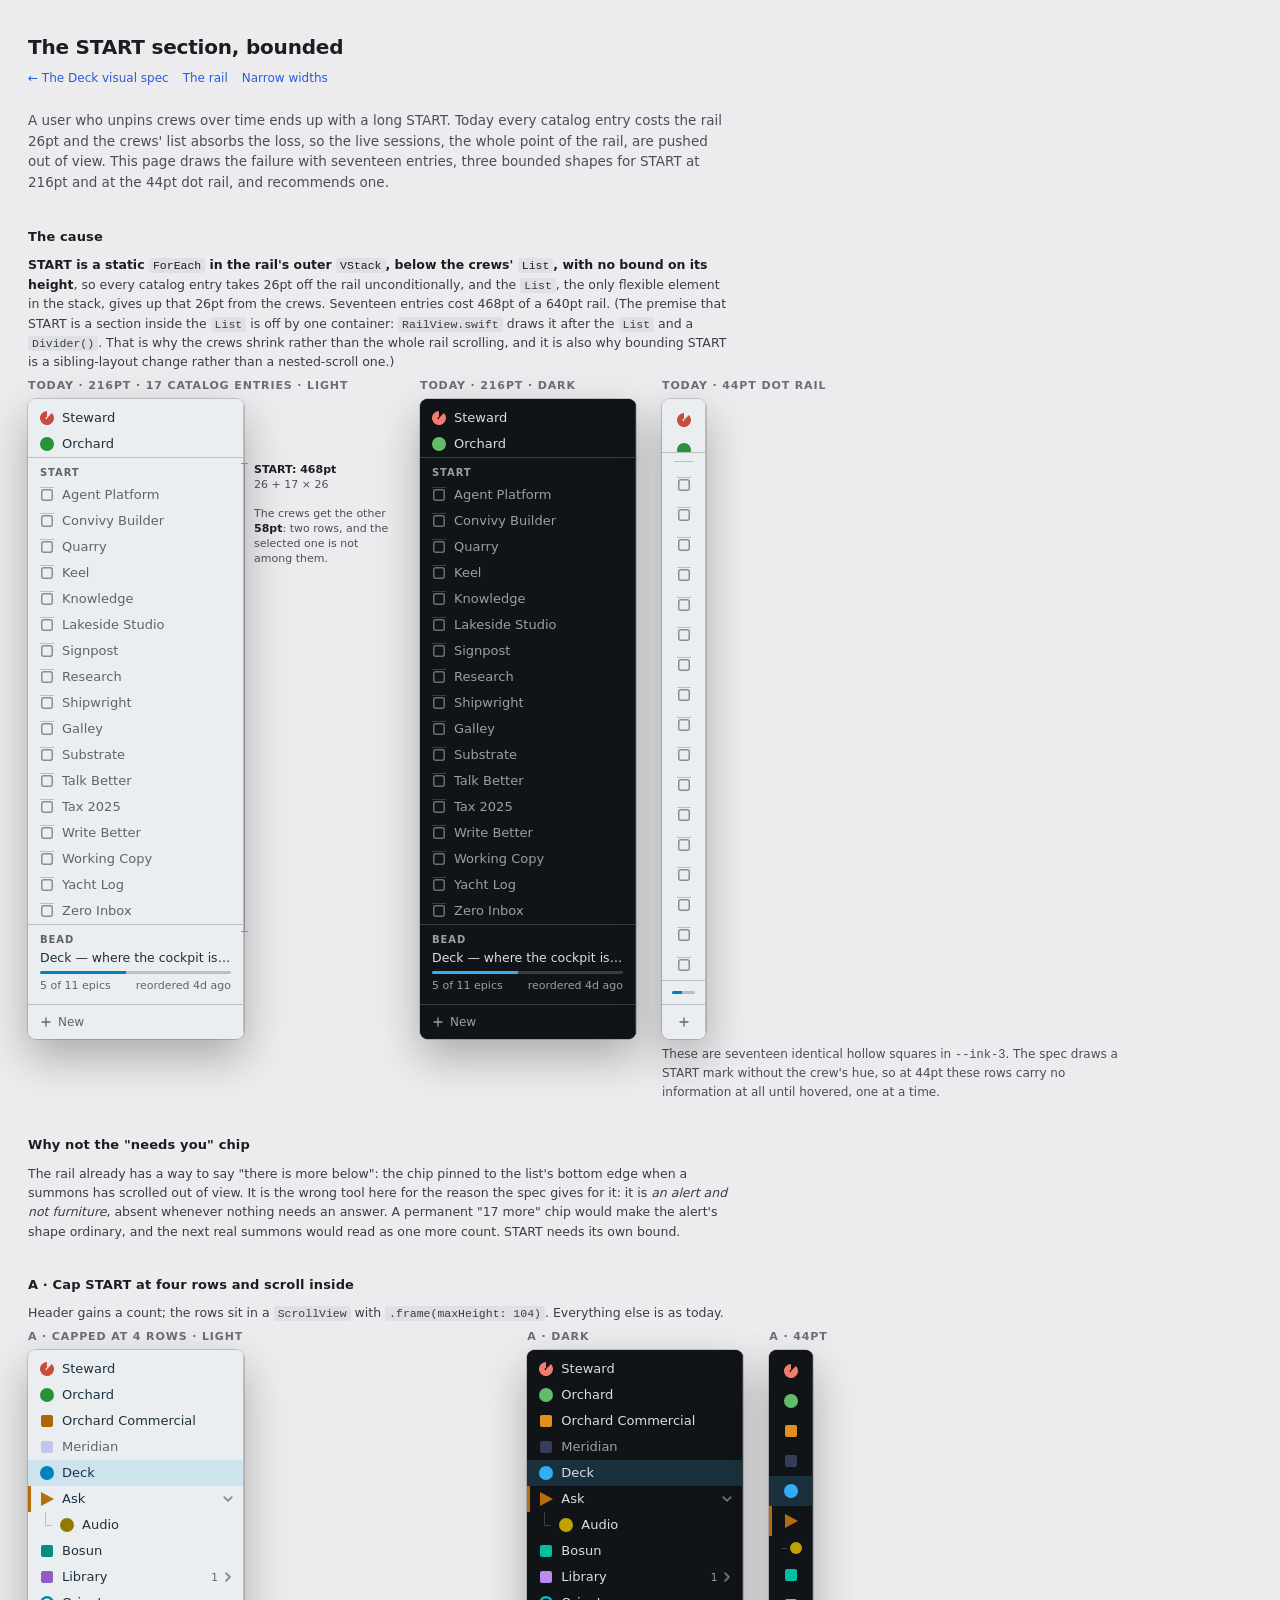
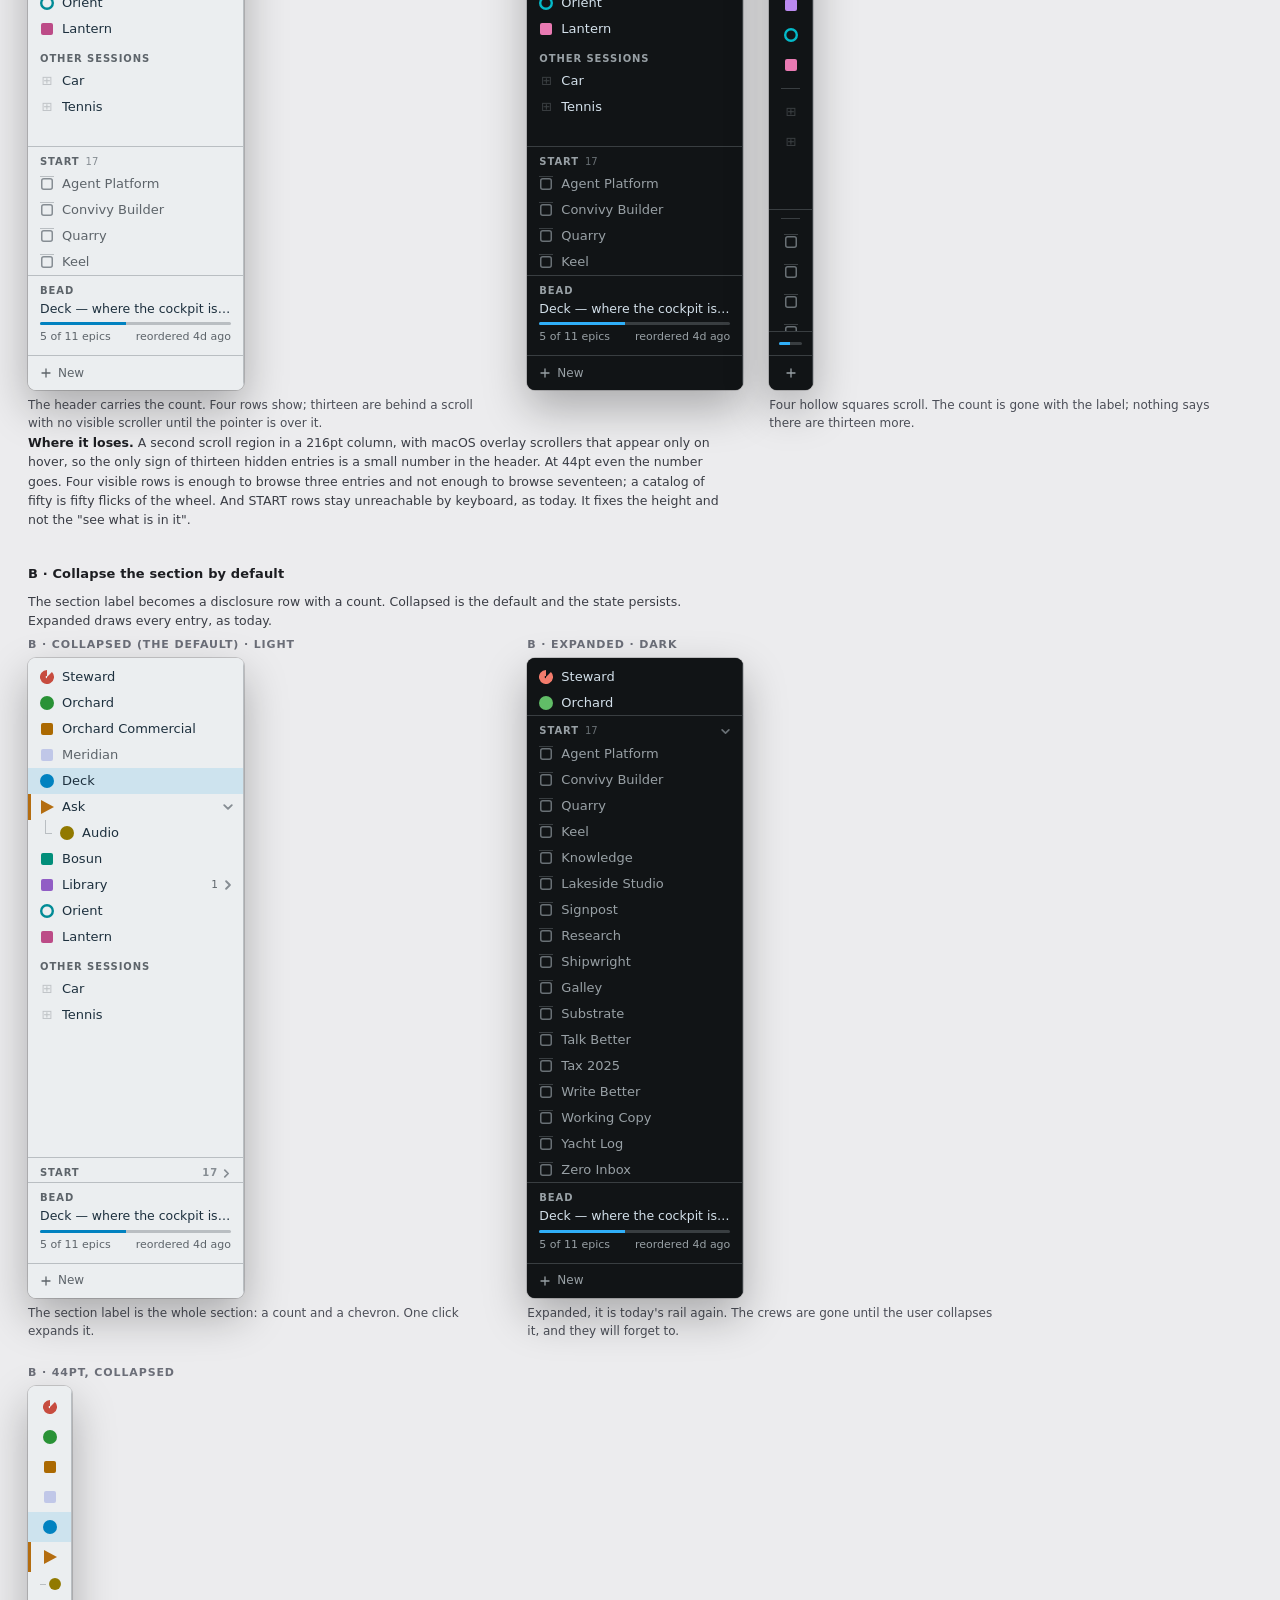
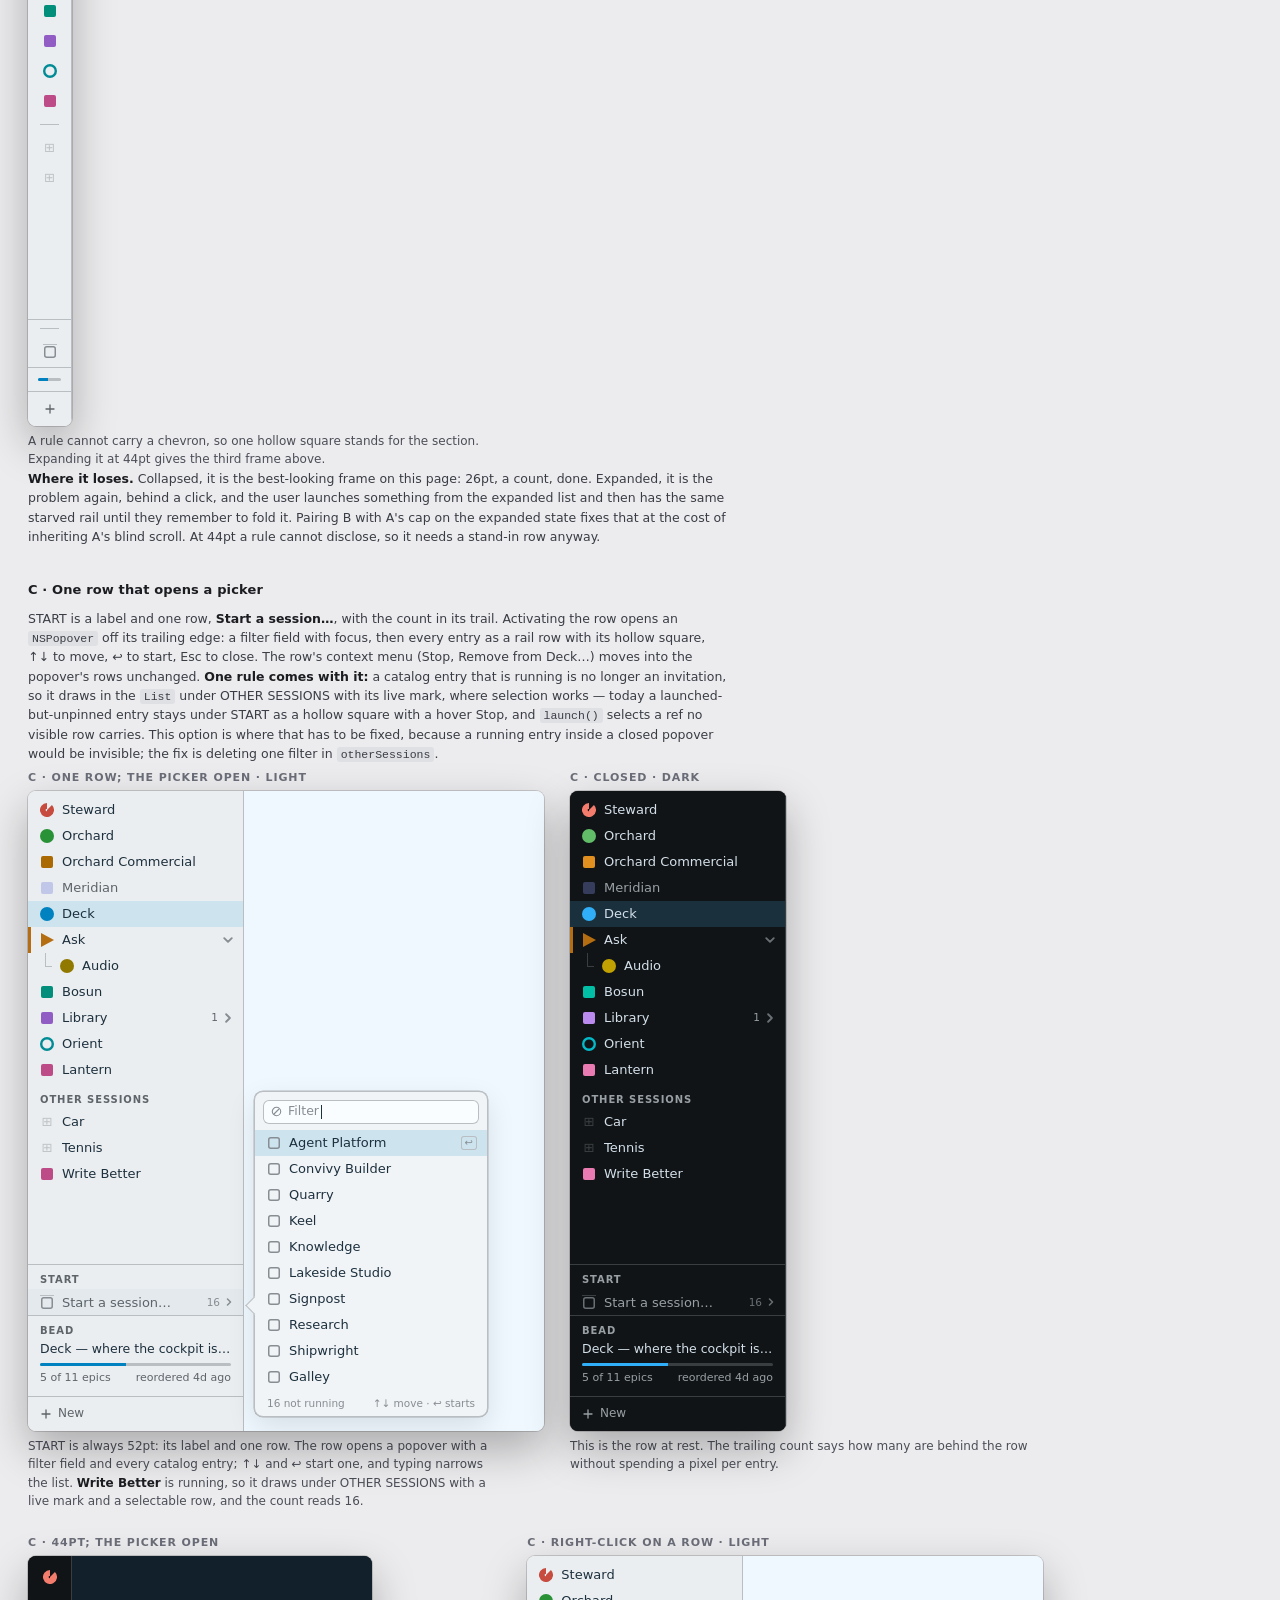
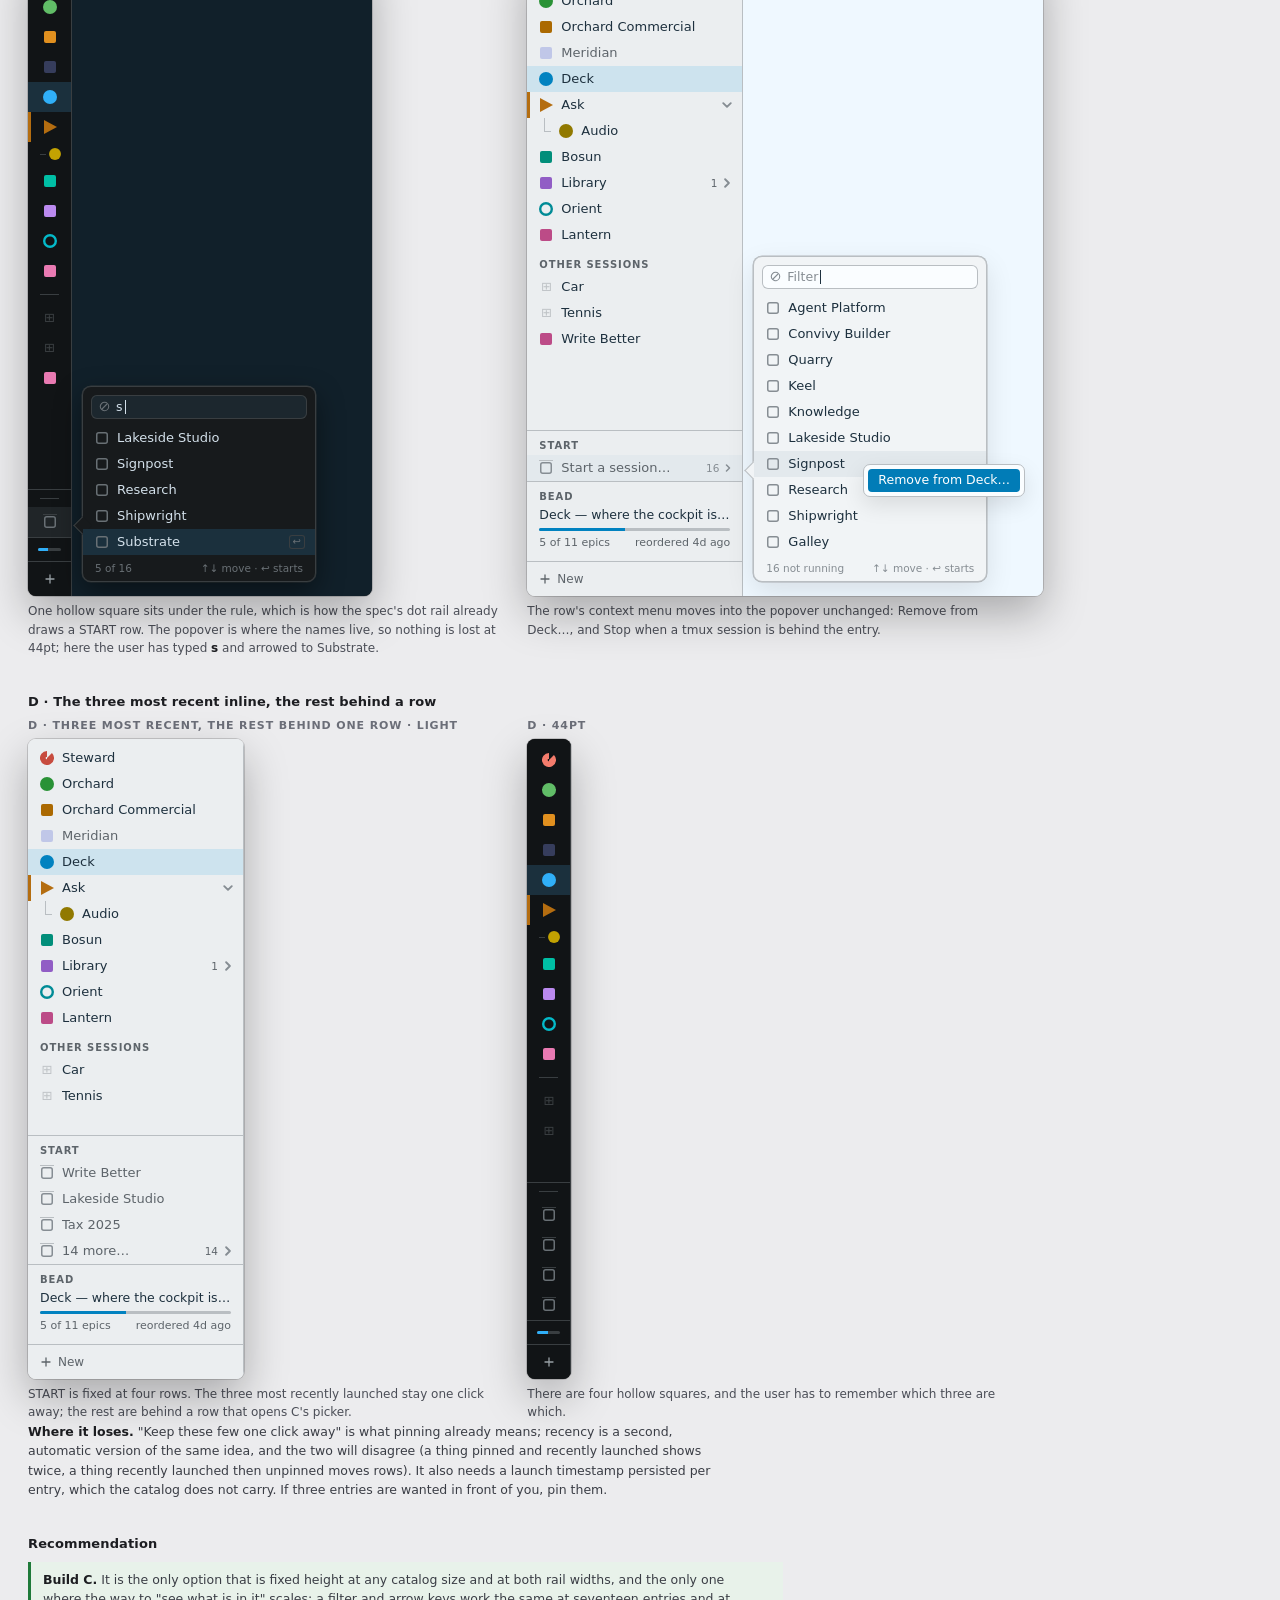
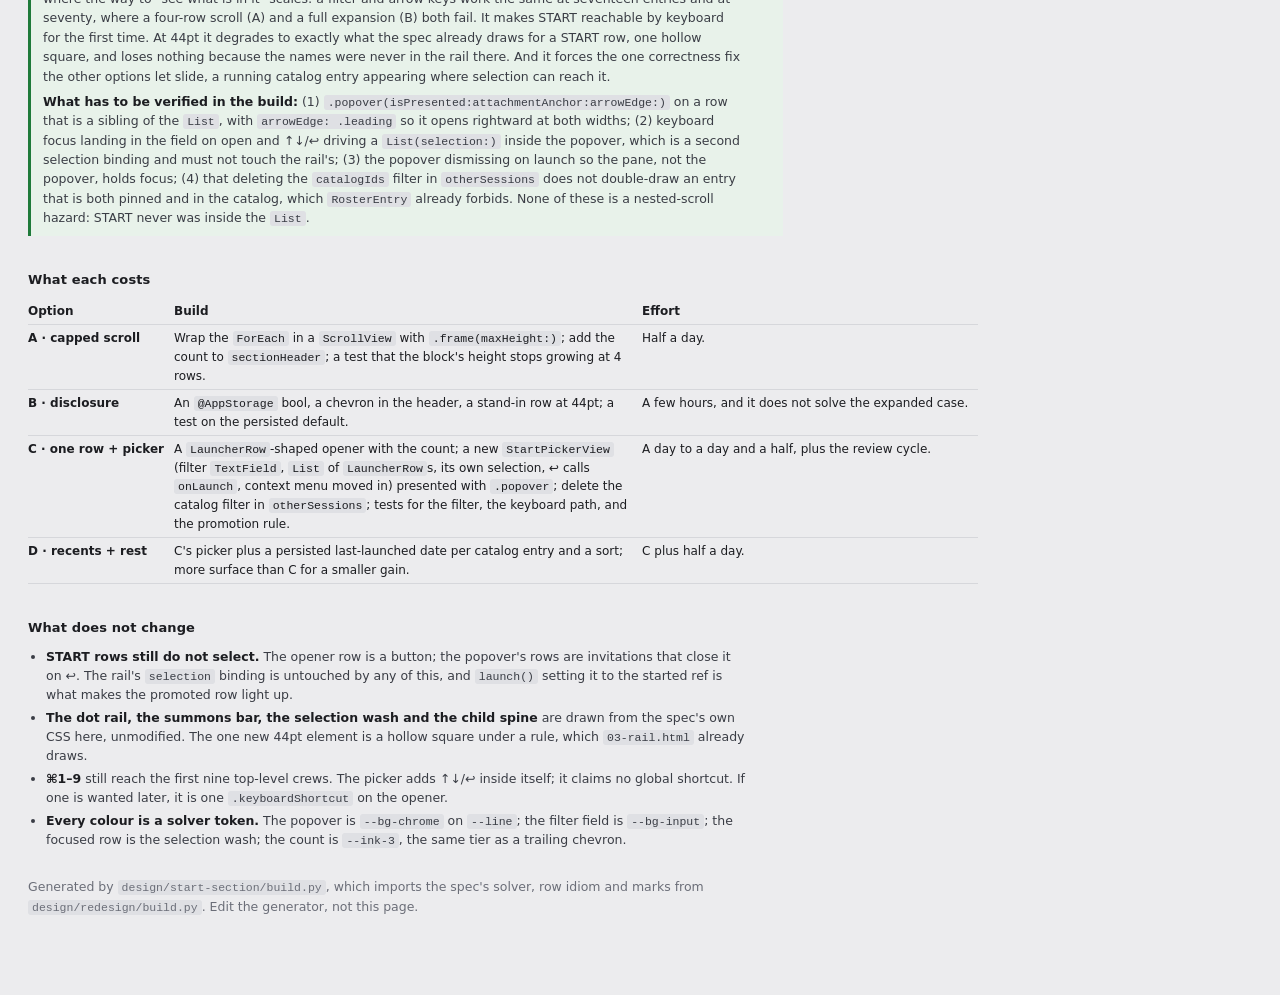
<file: design/start-section/index.html>
<!doctype html>
<meta charset="utf-8">
<meta name="viewport" content="width=device-width, initial-scale=1">
<title>The START section</title>
<style>

/* deck.css — shared tokens and components for the redesign mocks.
   Tokens are generated by build.py's solver; edit build.py, not this file. */

:root {
  --font-ui: -apple-system, BlinkMacSystemFont, "SF Pro Text", "Helvetica Neue", system-ui, sans-serif;
  --font-mono: ui-monospace, "SF Mono", SFMono-Regular, Menlo, monospace;
  --font-prose: ui-serif, "New York", "Iowan Old Style", Georgia, "Times New Roman", serif;   /* session_view.py's own stack */
}

/* ---- the page around the mocks ---------------------------------------- */
html { color-scheme: light; }
body { margin: 0; padding: 32px 28px 72px; background: #ececee; color: #1c1d21; font: 13px/1.55 var(--font-ui); }
.doc { max-width: 1520px; margin: 0 auto; }
.doc h1 { font-size: 20px; font-weight: 600; letter-spacing: -.01em; margin: 0 0 6px; }
.doc h2 { font-size: 13px; font-weight: 600; margin: 34px 0 8px; letter-spacing: .01em; }
.doc .lede { font-size: 13.5px; color: #4b4e57; max-width: 82ch; margin: 0 0 18px; }
.doc .note { font-size: 12.5px; color: #3a3d45; max-width: 88ch; margin: 0 0 8px; }
.doc .note b { font-weight: 600; color: #1c1d21; }
.doc .note code, .doc .lede code, .doc td code { font: 11.5px var(--font-mono); background: #dfe0e4; padding: 1px 4px; border-radius: 3px; }
.doc ul.note { padding-left: 18px; }
.doc ul.note li { margin: 3px 0; }
.doc .nav { font-size: 12px; color: #5a5d66; margin: 0 0 22px; }
.doc .nav a { color: #2b5bd7; text-decoration: none; margin-right: 14px; }
.doc .nav a.here { color: #1c1d21; font-weight: 600; }
.doc .frames { display: flex; flex-direction: column; gap: 26px; }
.doc .frame-label { font: 600 11px/1 var(--font-ui); letter-spacing: .08em; text-transform: uppercase; color: #6b6e78; margin: 0 0 8px; }
.doc .scroller { overflow-x: auto; padding-bottom: 6px; }
.doc .risk { border-left: 3px solid #b8762a; padding: 8px 12px; background: #f4efe6; max-width: 88ch; }
.doc .finding { border-left: 3px solid #2b5bd7; padding: 8px 12px; background: #e9eef9; max-width: 88ch; }
.doc .concede { border-left: 3px solid #7a7d86; padding: 8px 12px; background: #e6e7ea; max-width: 88ch; }
.doc table { border-collapse: collapse; font-size: 12px; }
.doc th, .doc td { text-align: left; padding: 4px 10px 4px 0; border-bottom: 1px solid #d6d7db; vertical-align: top; }
.doc td.n { font-family: var(--font-mono); font-size: 11.5px; text-align: right; }
.doc td.pass { color: #1f7a3a; } .doc td.fail { color: #b3261e; }

/* ---- the window --------------------------------------------------------- */
.win {
  width: var(--w, 1440px); height: var(--hgt, 880px);
  border-radius: 10px; overflow: hidden; flex: none;
  box-shadow: 0 18px 44px rgba(0,0,0,.28), 0 0 0 1px rgba(0,0,0,.16);
  font: 12px/1.35 var(--font-ui);
  display: grid; grid-template-rows: 44px 1fr;
  background: var(--bg-chrome); color: var(--ink);
  -webkit-font-smoothing: antialiased; position: relative;
}
.mono { font-family: var(--font-mono); font-size: 11px; letter-spacing: -.01em; }
.num  { font-variant-numeric: tabular-nums; }
.dim  { color: var(--ink-2); }
.sectlabel { font: 600 10px/1 var(--font-ui); letter-spacing: .09em; text-transform: uppercase; color: var(--ink-2); }

/* ---- title bar + toolbar (NSToolbar, unified; controls at 28pt) ----------- */
.titlebar { display: grid; grid-template-columns: 1fr auto 1fr; align-items: center; padding: 0 12px; border-bottom: 1px solid var(--line); background: var(--bg-chrome); }
.lights { display: flex; gap: 8px; align-items: center; }
.lights i { width: 12px; height: 12px; border-radius: 50%; display: block; }
.lights i:nth-child(1) { background: #ff5f57; } .lights i:nth-child(2) { background: #febc2e; } .lights i:nth-child(3) { background: #28c840; }
.tb-left { display: flex; align-items: center; gap: 14px; }
.tb-title { font-size: 12.5px; font-weight: 600; color: var(--ink-2); text-align: center; }
.tb-title span { font-weight: 400; }
.tb-right { display: flex; justify-content: flex-end; gap: 8px; align-items: center; }
.tbtn { display: inline-flex; align-items: center; gap: 6px; height: 28px; padding: 0 9px; border-radius: 6px; color: var(--ink-2); font-size: 12px; font-weight: 500; }
.tbtn svg { width: 14px; height: 14px; }
.tbtn.on { background: var(--bg-hover); color: var(--ink); box-shadow: inset 0 0 0 1px var(--line); }
.tbtn .badge { font: 600 10px/1 var(--font-ui); padding: 4px 6px; border-radius: 9px; background: var(--attn-fill); color: #fff; }
.tbtn.sidebar { padding: 0 7px; }
/* the column occupant: one enum, one segmented control (Cockpit | Shell | Local | [Item/Viewer/Editor]) */
.seg { display: inline-flex; height: 28px; border-radius: 7px; box-shadow: inset 0 0 0 1px var(--line); background: var(--bg-rail); padding: 2px; gap: 2px; }
.seg span { display: inline-flex; align-items: center; gap: 5px; padding: 0 9px; border-radius: 5px; font-size: 12px; font-weight: 500; color: var(--ink-2); }
.seg span svg { width: 13px; height: 13px; }
.seg span.on { background: var(--bg-input); color: var(--ink); box-shadow: 0 1px 2px var(--shadow); }
.seg span.doc { color: var(--ink); }

/* ---- body split ---------------------------------------------------------- */
.body { display: grid; grid-template-columns: var(--rail-w, 216px) 1fr var(--cock-w, 328px); min-height: 0; }
.body.no-cockpit { grid-template-columns: var(--rail-w, 216px) 1fr; }
.body.no-rail { grid-template-columns: 1fr var(--cock-w, 328px); }
.body.no-rail.no-cockpit { grid-template-columns: 1fr; }
.body.dots { --rail-w: 44px; }

/* ---- the rail ------------------------------------------------------------ */
.rail { background: var(--bg-rail); border-right: 1px solid var(--line); display: flex; flex-direction: column; min-height: 0; position: relative; }
.rail .list { flex: 1; overflow: hidden; padding-top: 6px; position: relative; }
.rail .foot { border-top: 1px solid var(--line); }
.row { display: flex; align-items: center; gap: 8px; height: 26px; padding: 0 10px 0 12px; position: relative; color: var(--ink); }
.row .name { font-size: 13px; flex: 1; min-width: 0; overflow: hidden; text-overflow: ellipsis; white-space: nowrap; }
.row.child { padding-left: 32px; }
.row.child::before { content: ""; position: absolute; left: 17px; top: 0; bottom: 0; width: 1px; background: var(--line); }   /* the spine */
.row.child.last::before { bottom: 50%; }
.row.child::after { content: ""; position: absolute; left: 17px; top: 50%; width: 7px; height: 1px; background: var(--line); } /* the tick */
.row.sel { background: var(--accent-wash); }
.row.sel .mark { color: var(--mark-sel); }
.row.off .name { color: var(--ink-2); }
.row .trail { display: flex; align-items: center; gap: 5px; color: var(--ink-2); font-size: 10.5px; }
.row .trail svg { width: 10px; height: 10px; color: var(--ink-3); }
.row .summons { position: absolute; left: 0; top: 0; bottom: 0; width: 3px; background: var(--attn-mark); }
.row .warn { color: var(--attn-mark); width: 10px; height: 10px; }
.rail .sect { padding: 12px 12px 4px; }
.rail .bead { padding: 10px 12px 10px; display: flex; flex-direction: column; gap: 5px; }
.rail .bead .t { font-size: 12.5px; font-weight: 500; line-height: 1.3; white-space: nowrap; overflow: hidden; text-overflow: ellipsis; }
.meter { height: 3px; border-radius: 2px; background: var(--line); overflow: hidden; }
.meter i { display: block; height: 100%; background: var(--accent-mark); }
.rail .bead .f { font-size: 11px; color: var(--ink-2); display: flex; justify-content: space-between; }
.rail .newbtn { display: flex; align-items: center; gap: 6px; height: 34px; padding: 0 12px; font-size: 12px; font-weight: 500; color: var(--ink-2); border-top: 1px solid var(--line); }
.rail .newbtn svg { width: 12px; height: 12px; }
/* the summons that scrolled off: a chip pinned to the list's bottom edge, the rail's own offScreen rule */
.rail .offscreen { position: absolute; left: 0; right: 0; bottom: 0; height: 22px; display: flex; align-items: center; justify-content: center; gap: 4px; background: var(--bg-rail); border-top: 1px solid var(--line); color: var(--attn-text); font: 600 10.5px var(--font-ui); }
.rail .offscreen svg { width: 10px; height: 10px; }
.rail.dots .offscreen span { display: none; }
.rail .offscreen i { width: 3px; height: 12px; background: var(--attn-mark); display: inline-block; }
/* collapsed to marks */
.rail.dots .row { padding: 0; justify-content: center; height: 30px; }
.rail.dots .row.child { padding-left: 10px; height: 24px; }
.rail.dots .row.child::before { display: none; }
.rail.dots .row.child::after { left: 12px; width: 6px; }   /* the tick survives: a child is still a child at 44pt */
.rail.dots .row.child .mark { transform: scale(.85); }
.rail.dots .sect { height: 1px; padding: 0; margin: 8px 12px; background: var(--line); overflow: hidden; color: transparent; font-size: 0; }   /* a rule, not a label */
.rail.dots .bead { padding: 10px 10px; }
.rail.dots .bead .t, .rail.dots .bead .f, .rail.dots .bead .sectlabel { display: none; }
.rail.dots .newbtn span { display: none; }
.rail.dots .newbtn { justify-content: center; padding: 0; }

/* ---- session marks: shape carries state, colour carries identity --------- */
.mark { width: 14px; height: 14px; display: inline-flex; align-items: center; justify-content: center; flex: none; color: var(--mark); }
.mark svg { width: 14px; height: 14px; overflow: visible; }
.mark.off { opacity: .3; }
.mark.would { opacity: .3; }                  /* a hue this row WOULD take: a preview, drawn at the stopped row's 30% */
.mark.busy svg { animation: spin 1.4s linear infinite; }
.mark.listening svg { animation: breathe 1.1s ease-in-out infinite alternate; }
.mark.needs { color: var(--attn-mark); }
.mark.term { color: var(--ink-2); font-size: 13px; }
.mark.start svg { color: var(--ink-3); }       /* a catalog row: hollow, so it cannot be mistaken for a stopped crew's dimmed square */
@keyframes spin { to { transform: rotate(360deg); } }
@keyframes breathe { from { color: var(--mark) } to { color: var(--mark-pulse) } }
@media (prefers-reduced-motion: reduce) { .mark svg, .halo, .cursor { animation: none !important; } }

/* ---- centre column -------------------------------------------------------- */
.centre { display: grid; grid-template-rows: 34px 1fr auto 26px; min-width: 0; min-height: 0; background: var(--bg-canvas); }
.centre.no-ribbon { grid-template-rows: 34px 1fr auto; }

/* the co's row: who, what it says it is doing (or what the pane has to say instead), vitals */
.sess { display: flex; align-items: center; gap: 10px; padding: 0 12px; border-bottom: 1px solid var(--line); background: var(--bg-chrome); min-width: 0; }
.sess .who { display: flex; align-items: center; gap: 7px; flex: none; }
.sess .who b { font-size: 12.5px; font-weight: 600; }
.sess .working { flex: 1; min-width: 0; display: flex; align-items: baseline; gap: 6px; font-size: 12px; }
.sess .working .txt { overflow: hidden; text-overflow: ellipsis; white-space: nowrap; }
.sess .working .age { color: var(--ink-2); flex: none; font-variant-numeric: tabular-nums; }
.sess .working .age.stale { color: var(--warn); }
.sess .status { flex: 1; min-width: 0; font-size: 12px; overflow: hidden; text-overflow: ellipsis; white-space: nowrap; color: var(--ink-2); }
.sess .status.err { color: var(--err); }
.vitals { display: flex; align-items: center; gap: 12px; flex: none; }
.vit { display: inline-flex; align-items: center; gap: 5px; color: var(--ink-2); font-size: 11px; white-space: nowrap; }
.vit svg { width: 12px; height: 12px; }
.vit .ctx { display: inline-flex; align-items: center; gap: 6px; }
.vit .ctx .meter { width: 44px; height: 4px; background: var(--line); }
.vit .ctx .meter i { background: var(--ink-2); }
.vit .ctx.soft .meter i { background: var(--warn); } .vit .ctx.soft { color: var(--warn); }
.vit .ctx.hard .meter i { background: var(--err); } .vit .ctx.hard { color: var(--err); }
.vit.warn { color: var(--warn); }
.vit.pr { color: var(--attn-text); }
.vit.asof { color: var(--ink-2); }
.vitals.compact .vit:not(.keep) { display: none; }

/* the conversation: a document, as session_view.py already draws it — serif prose, mono for the machine */
.convo { overflow: hidden; position: relative; display: flex; flex-direction: column; justify-content: flex-end; padding: 0 0 14px; min-height: 0; }
.convo .inner { max-width: 46rem; width: 100%; margin: 0 auto; padding: 0 28px; box-sizing: border-box; }
.turn { margin: 0 0 17px; }
.turn .whom { font: 600 10.5px/1 var(--font-ui); letter-spacing: .06em; text-transform: uppercase; color: var(--ink-2); margin: 0 0 5px; display: flex; align-items: center; gap: 8px; }
.turn .whom time { font-weight: 400; letter-spacing: 0; text-transform: none; }
.turn p { font: 15.75px/1.65 var(--font-prose); margin: 0 0 8px; color: var(--ink); }   /* SessionTypography: 15px root × 1.05, leading 1.65, user-adjustable */
.turn.you .msg { border-left: 3px solid currentColor; padding-left: .8rem; opacity: .95; }   /* session_view .you .body */
.turn.you.held .msg { border-left: 1px dashed currentColor; opacity: .55; }                   /* session_view .you.held .body */
.turn code { font: 12.5px var(--font-mono); background: var(--code-bg); padding: 1px 4px; border-radius: 3px; }
.tool { display: flex; align-items: center; gap: 6px; height: 22px; padding: 0 2px; margin: 2px 0; font: 11.5px var(--font-mono); color: var(--ink-2); }   /* session_view <details><summary> */
.tool .verb { color: var(--ink); font-weight: 600; }
.tool > span:not(.verb) { min-width: 0; overflow: hidden; text-overflow: ellipsis; white-space: nowrap; }
.tool svg { width: 9px; height: 9px; color: var(--ink-3); flex: none; }
.convo .fade { position: absolute; left: 0; right: 0; top: 0; height: 36px; background: linear-gradient(to top, transparent, var(--bg-canvas)); pointer-events: none; }
.convo .cursor { display: inline-block; width: 7px; height: 14px; background: var(--accent-mark); vertical-align: -2px; margin-left: 2px; animation: blink 1s steps(2) infinite; }
.convo.veiled .inner { opacity: .45; }
@keyframes blink { 50% { opacity: 0 } }

/* the operator's rows: live state + composer, or the gate, or the fallback */
.oper { border-top: 1px solid var(--line); background: var(--bg-chrome); padding: 8px 12px 10px; display: flex; flex-direction: column; gap: 8px; }
.live { display: flex; align-items: center; gap: 8px; font-size: 11.5px; }
.live .state { font-weight: 500; }
.live .quiet { color: var(--ink-2); font-variant-numeric: tabular-nums; }
.live .bg { display: inline-flex; align-items: center; gap: 5px; color: var(--ink-2); }
.live .bg i { width: 5px; height: 5px; border-radius: 50%; background: var(--ink-2); animation: breathe2 .9s ease-in-out infinite alternate; }
@keyframes breathe2 { to { opacity: .25 } }
.live .err { color: var(--err); overflow: hidden; text-overflow: ellipsis; white-space: nowrap; }
.composer { border: 1px solid var(--line); border-radius: 7px; background: var(--bg-input); display: flex; flex-direction: column; box-shadow: 0 1px 2px var(--shadow); }
.composer .text { padding: 9px 12px 4px; font-size: 13px; line-height: 1.45; min-height: 42px; color: var(--ink); }
.composer .text .ph { color: var(--ink-2); }
.composer .bar { display: flex; align-items: center; gap: 8px; padding: 4px 8px 6px 10px; }
.composer .cmd { display: inline-flex; align-items: center; gap: 5px; color: var(--ink-2); font-size: 11.5px; }
.composer .cmd svg { width: 12px; height: 12px; }
.composer .held { color: var(--ink-2); font-size: 11.5px; display: inline-flex; gap: 6px; align-items: center; }
.composer .hint { margin-left: auto; font-size: 11px; color: var(--ink-2); }
.btn { display: inline-flex; align-items: center; justify-content: center; height: 24px; padding: 0 10px; border-radius: 6px; font-size: 12px; font-weight: 500; color: var(--ink); white-space: nowrap; background: var(--bg-hover); box-shadow: inset 0 0 0 1px var(--line); gap: 5px; }
.btn.primary { background: var(--accent-fill); color: #fff; box-shadow: none; }
.btn.ghost { background: transparent; box-shadow: none; color: var(--ink-2); }
.btn svg { width: 12px; height: 12px; }
.fallback { display: flex; align-items: center; gap: 10px; font-size: 12.5px; font-weight: 500; padding: 6px 0 2px; }
/* the gate: GatePanel, at most 340pt, scrolling */
.gate { display: flex; flex-direction: column; gap: 10px; max-height: 340px; overflow: hidden; padding: 4px 0 2px; }
.gate .gh { display: flex; align-items: baseline; gap: 8px; }
.gate .gh .rem { font-size: 11.5px; color: var(--ink-2); }
.gate .q { font-size: 13px; font-weight: 500; line-height: 1.4; }
.opt { display: grid; grid-template-columns: 22px 1fr auto; align-items: baseline; gap: 8px; padding: 8px 10px; border: 1px solid var(--line); border-radius: 6px; background: var(--bg-input); }
.opt .n { font: 600 11px var(--font-mono); color: var(--ink-2); }
.opt .l { font-size: 12.5px; line-height: 1.4; }
.opt .d { font-size: 11.5px; color: var(--ink-2); margin-top: 2px; }
.opt .k { font: 11px var(--font-mono); color: var(--ink-3); }
.opt.rec { border-color: var(--accent-mark); }
.gate .foot { display: flex; align-items: center; gap: 8px; font-size: 11.5px; color: var(--ink-2); }
/* the raw terminal fallback */
.termhdr { display: flex; align-items: center; justify-content: space-between; padding: 6px 12px; border-bottom: 1px solid var(--line); background: var(--bg-chrome); font-size: 12px; color: var(--ink-2); }
.rawterm { flex: 1; padding: 10px 12px; font: 11.5px/1.5 var(--font-mono); color: var(--ink); white-space: pre; overflow: hidden; }
.rawterm .p { color: var(--accent-text); }

/* the waypoint ribbon: the last row, always */
.ribbon { display: flex; align-items: center; gap: 8px; padding: 0 10px; white-space: nowrap; border-top: 1px solid var(--line); background: var(--bg-chrome); overflow: hidden; }
.ribbon .scroll { display: flex; align-items: center; gap: 2px; overflow: hidden; flex: 1; min-width: 0;
  -webkit-mask-image: linear-gradient(to right, #000 calc(100% - 48px), transparent); mask-image: linear-gradient(to right, #000 calc(100% - 48px), transparent); }
.wp { display: inline-flex; align-items: center; gap: 6px; flex: none; }
.wp .dot { width: 8px; height: 8px; border-radius: 50%; position: relative; flex: none; }
.wp.done .dot { background: var(--ink-2); }
.wp.cur  .dot { background: var(--prog-mark); }
.wp.ahead .dot { background: var(--line); box-shadow: inset 0 0 0 1px var(--ink-3); }
.wp .lbl { font-size: 11px; color: var(--ink-2); padding-right: 2px; }
.wp.done .lbl { text-decoration: line-through; }
.wp.cur .lbl { color: var(--prog-text); font-weight: 600; }
.wp .halo { position: absolute; inset: 0; border-radius: 50%; border: 1px solid var(--prog-mark); animation: halo 1.8s ease-out infinite; }
@keyframes halo { from { transform: scale(1); opacity: .7 } to { transform: scale(2.1); opacity: 0 } }
.ribbon .rule { width: 14px; height: 1px; background: var(--line); flex: none; }
.ribbon .pos { flex: none; font-size: 10.5px; color: var(--ink-2); }

/* ---- the cockpit ---------------------------------------------------------- */
.cockpit { border-left: 1px solid var(--line); background: var(--bg-chrome); display: grid; grid-template-rows: auto 1fr; min-height: 0; min-width: 0; overflow: hidden; }
.cockpit > *, .sheet > * { min-width: 0; }
.win[style*="--hgt:auto"] .cockpit .scroll { overflow: visible; }
.cockpit .head { padding: 9px 12px 0; border-bottom: 1px solid var(--line); }
.cockpit .head .proj { display: flex; align-items: baseline; gap: 8px; min-width: 0; }
.cockpit .head .proj .p { font: 11px var(--font-mono); color: var(--ink-2); white-space: nowrap; flex: none; }
.cockpit .head .proj .ct { font-size: 11px; color: var(--ink-2); flex: 1; min-width: 0; overflow: hidden; text-overflow: ellipsis; white-space: nowrap; }
.cockpit .head .proj .asof { margin-left: auto; flex: none; font-size: 11px; color: var(--ink-2); display: inline-flex; gap: 5px; align-items: center; }
.cockpit .head .proj .asof svg { width: 12px; height: 12px; }
.cockpit .index { display: flex; gap: 2px; margin: 6px -4px 0; }
.cockpit .index a { padding: 5px 6px 7px; font-size: 11px; color: var(--ink-2); border-bottom: 2px solid transparent; display: inline-flex; gap: 5px; align-items: baseline; }
.cockpit .index a b { font-weight: 600; color: var(--ink); }
.cockpit .index a .n { font: 11px var(--font-mono); color: var(--ink-2); }
.cockpit .index a.here { border-bottom-color: var(--ink); }
.cockpit .index a.collapsed b { color: var(--ink-2); text-decoration: line-through; }   /* a collapsed panel stays in the index, struck */
.cockpit .index a .n.hot { color: var(--attn-text); font-weight: 600; }
.cockpit .scroll { overflow: hidden; padding: 4px 0 0; }
.panel { padding: 8px 12px 10px; border-bottom: 1px solid var(--line); }
.panel:last-child { border-bottom: 0; }
.panel .ph { display: flex; align-items: center; gap: 6px; height: 22px; margin-bottom: 4px; }
.panel .ph svg.chev { width: 10px; height: 10px; color: var(--ink-3); }
.panel .ph .cnt { margin-left: auto; font: 11px var(--font-mono); color: var(--ink-2); }
.panel .ph .act { margin-left: auto; display: inline-flex; gap: 6px; }
.panel .empty { font-size: 11.5px; color: var(--ink-2); padding: 2px 0; }
.panel .empty.err { color: var(--err); }
.panel .foot { font-size: 11px; color: var(--ink-2); margin-top: 6px; }
.unresolved { padding: 14px 12px; font-size: 12px; color: var(--ink-2); line-height: 1.45; }

/* one row grammar for every list in the cockpit */
.crow { display: grid; grid-template-columns: 14px 1fr auto; column-gap: 7px; align-items: baseline; padding: 4px 0; position: relative; }
.crow .g { width: 12px; height: 12px; align-self: start; margin-top: 2px; color: var(--ink-2); }
.crow .g svg { width: 12px; height: 12px; display: block; }
.crow .g.prog, .crow .g.pr { color: var(--prog-mark); }
.crow .g.held, .crow .g.attn { color: var(--attn-mark); }
.crow .t { font-size: 11px; line-height: 1.35; display: -webkit-box; -webkit-line-clamp: 2; -webkit-box-orient: vertical; overflow: hidden; }
.crow.done .t, .crow.closed .t { color: var(--ink-2); text-decoration: line-through; }
.crow .m { font: 10px var(--font-mono); color: var(--ink-2); white-space: nowrap; display: inline-flex; align-items: center; gap: 6px; }
.crow .m .held { color: var(--attn-text); display: inline-flex; gap: 2px; align-items: center; }
.crow .m .held svg { width: 10px; height: 10px; }
.crow .m .chev { width: 10px; height: 10px; color: var(--ink-3); }
.crow .m .sev { font: 600 10px/1 var(--font-ui); letter-spacing: .06em; text-transform: uppercase; color: var(--attn-text); }
.crow.hover { background: var(--bg-hover); margin: 0 -6px; padding-left: 6px; padding-right: 6px; border-radius: 4px; }
.crow .copy { width: 12px; height: 12px; color: var(--ink-2); }

/* an expanded epic: the spine, the interior, the children */
.epic { position: relative; margin: 0 0 4px 6px; padding: 2px 0 2px 14px; }
.epic::before { content: ""; position: absolute; left: 0; top: 0; bottom: 0; width: 1px; background: var(--line); }
.epic .state { font-size: 11px; color: var(--ink-2); margin: 2px 0 4px; }
.epic .cap { font-size: 11px; line-height: 1.4; color: var(--ink-2); display: -webkit-box; -webkit-line-clamp: 2; -webkit-box-orient: vertical; overflow: hidden; }
.epic .cap b { font-weight: 600; color: var(--ink); }
.epic .more { font-size: 11px; color: var(--accent-text); margin: 1px 0 4px; }
.epic .meta { font-size: 11px; color: var(--ink-2); margin: 0 0 6px; }
.epic .kids .crow { padding: 3px 0; }
.epic .kids .t { font-size: 10px; }
.epic .loading { display: inline-flex; gap: 6px; align-items: center; font-size: 11px; color: var(--ink-2); }
.epic .loading i { width: 10px; height: 10px; border: 1.5px solid var(--line); border-top-color: var(--ink-2); border-radius: 50%; animation: spin 1s linear infinite; }

.affordance { display: inline-flex; align-items: center; gap: 5px; font-size: 11px; color: var(--ink-2); padding: 2px 0 4px; }
.affordance svg { width: 10px; height: 10px; }

/* dispatched: an agent in flight */
.run .t b { font-weight: 600; font-size: 12px; }
.run .task { font-size: 11px; color: var(--ink-2); line-height: 1.4; display: -webkit-box; -webkit-line-clamp: 2; -webkit-box-orient: vertical; overflow: hidden; margin-top: 2px; }

/* proposals: their own region, tinted, with the verbs on the row */
.prop { padding: 8px 10px; border-radius: 6px; background: var(--accent-wash); margin-top: 2px; }
.prop .t { font-size: 12px; font-weight: 600; margin-bottom: 3px; }
.prop .b { font-size: 11px; line-height: 1.45; color: var(--ink-2); display: -webkit-box; -webkit-line-clamp: 4; -webkit-box-orient: vertical; overflow: hidden; }
.prop .acts { display: flex; gap: 6px; margin-top: 8px; }

/* the item detail pane, in the column or the sheet */
.item { display: grid; grid-template-rows: auto 1fr auto; min-height: 0; }
.item .ih { display: flex; align-items: baseline; gap: 6px; padding: 8px 12px; border-bottom: 1px solid var(--line); }
.item .ih .t { font-size: 12.5px; font-weight: 500; line-height: 1.35; flex: 1; }
.item .ih .p { font: 11px var(--font-mono); color: var(--ink-2); }
.item .ibody { padding: 12px 14px; overflow: hidden; font: 13.5px/1.6 var(--font-prose); }
.item .ibody h4 { font: 600 11px/1 var(--font-ui); letter-spacing: .06em; text-transform: uppercase; color: var(--ink-2); margin: 12px 0 6px; }
.item .ibody p { margin: 0 0 8px; }
.item .ibody code { font: 11.5px var(--font-mono); background: var(--code-bg); padding: 1px 4px; border-radius: 3px; }
.item .ibody .cm { font: 12px/1.5 var(--font-ui); color: var(--ink-2); border-left: 2px solid var(--line); padding-left: 10px; margin: 6px 0; }
.item .acts { display: flex; gap: 6px; padding: 8px 12px; border-top: 1px solid var(--line); flex-wrap: wrap; }

/* narrow: the cockpit as a sheet over the conversation */
.sheet { position: absolute; top: 44px; right: 0; bottom: 0; width: 340px; background: var(--bg-chrome); border-left: 1px solid var(--line); box-shadow: -12px 0 32px var(--shadow); display: grid; grid-template-rows: auto 1fr; z-index: 3; }
.sheet.item { grid-template-rows: auto 1fr auto; }
.scrim { position: absolute; inset: 44px 0 0 0; background: rgba(0,0,0,.18); z-index: 2; }

/* narrow: a compact composer */
.composer.compact .hint { display: none; }
.composer.compact .btn .lbl { display: none; }
.composer.compact .btn { padding: 0 7px; }
.composer.compact .cmd span { display: none; }

/* ---- the legends ---------------------------------------------------------- */
.grammar { display: grid; grid-template-columns: repeat(5, 1fr); gap: 10px; }
.grammar .cell { padding: 10px 12px; border-radius: 6px; background: var(--bg-rail); border: 1px solid var(--line); }
.grammar .cell .crow { padding: 0; }
.grammar .cell .why { font-size: 11px; color: var(--ink-2); margin-top: 6px; line-height: 1.4; }
.marks { display: grid; grid-template-columns: repeat(7, 1fr); gap: 10px; }
.marks .cell { padding: 10px 12px; border-radius: 6px; background: var(--bg-rail); border: 1px solid var(--line); display: flex; gap: 10px; align-items: flex-start; }
.marks .cell .lab { font-size: 11.5px; font-weight: 600; }
.marks .cell .why { font-size: 11px; color: var(--ink-2); line-height: 1.4; margin-top: 2px; }
.strip { padding: 14px 16px; border-radius: 10px; }
.swatches { display: flex; gap: 8px; flex-wrap: wrap; }
.sw { display: inline-flex; align-items: center; gap: 6px; font-size: 11px; padding: 4px 8px; border-radius: 5px; background: var(--bg-rail); border: 1px solid var(--line); }
.sw i { width: 12px; height: 12px; border-radius: 3px; display: inline-block; }

/* ---- start-section additions (design/start-section/build.py) ------------- */
/* The START block is a SIBLING of .list, the way `START` is a sibling of the
   `List` in RailView's VStack. .list is flex:1 and clips; .start is flex:none
   and takes what it takes. That is the mechanism, drawn. */
.rail .start { flex: none; display: flex; flex-direction: column; border-top: 1px solid var(--line); }
.rail .start .sect { padding: 10px 12px 4px; display: flex; align-items: center; gap: 6px; }
.rail .start .sect .n { font: 500 10px/1 var(--font-ui); letter-spacing: 0; color: var(--ink-3); text-transform: none; }
.rail .start .sect .trail { margin-left: auto; display: inline-flex; align-items: center; gap: 4px; color: var(--ink-3); }
.rail .start .sect .trail svg { width: 9px; height: 9px; }
.rail.dots .start .sect { height: 1px; padding: 0; margin: 8px 12px; background: var(--line); }
.rail.dots .start .sect .n, .rail.dots .start .sect .trail { display: none; }
/* today: the list starved to whatever is left */
.rail .list.starved { position: relative; }
/* option A: a viewport of CAP_ROWS rows, scrolling inside */
.rail .start .rows.capped { max-height: var(--cap); overflow-y: auto; scrollbar-width: none; }
.rail .start .rows.capped::-webkit-scrollbar { display: none; }
/* option B: the disclosure row */
.rail .start .row.disclose .name { color: var(--ink-2); }
.rail .start .row.disclose .trail svg { width: 8px; height: 8px; }
/* option C: one row that opens the picker */
.rail .start .row.opener .name { color: var(--ink-2); }
.rail .start .row.opener .trail { color: var(--ink-3); }
.rail .start .row.opener .trail svg { width: 8px; height: 8px; }
.rail .start .row.opener.open { background: var(--bg-hover); }
.rail.dots .start .row.opener .name, .rail.dots .start .row.opener .trail { display: none; }
/* a blank centre column so a popover has somewhere to float */
.blank { background: var(--bg-canvas); min-height: 0; }
/* the picker: an NSPopover off the row's trailing edge */
.pop { position: absolute; width: 232px; background: var(--bg-chrome); border: 1px solid var(--line); border-radius: 9px;
       box-shadow: 0 10px 28px var(--shadow), 0 0 0 .5px var(--line); padding: 8px 0 6px; z-index: 4; color: var(--ink); }
.pop::before { content: ""; position: absolute; left: -7px; width: 12px; height: 12px; background: var(--bg-chrome);
               border-left: 1px solid var(--line); border-bottom: 1px solid var(--line); transform: rotate(45deg); top: var(--arrow, 50%); margin-top: -6px; }
.pop .field { margin: 0 8px 6px; height: 24px; border-radius: 6px; background: var(--bg-input); box-shadow: inset 0 0 0 1px var(--line);
              display: flex; align-items: center; gap: 6px; padding: 0 8px; font-size: 12.5px; color: var(--ink-3); }
.pop .field svg { width: 11px; height: 11px; color: var(--ink-3); }
.pop .field .caret { width: 1px; height: 14px; background: var(--ink); margin-left: -4px; }
.pop .field .typed { color: var(--ink); }
.pop .rows { max-height: calc(10 * 26px); overflow-y: auto; scrollbar-width: none; }
.pop .rows::-webkit-scrollbar { display: none; }
.pop .row { padding: 0 10px 0 12px; }
.pop .row .name { color: var(--ink); }
.pop .row.focus { background: var(--accent-wash); }
.pop .row.hov { background: var(--bg-hover); }
.pop .row .trail .key { font: 500 10px/1 var(--font-ui); color: var(--ink-3); padding: 2px 4px; border-radius: 3px; box-shadow: inset 0 0 0 1px var(--line); }
.pop .foot { padding: 6px 12px 0; font-size: 10.5px; color: var(--ink-3); display: flex; justify-content: space-between; }
/* the row's context menu */
.menu { position: absolute; z-index: 5; background: var(--bg-input); border: 1px solid var(--line); border-radius: 7px; padding: 4px;
        box-shadow: 0 8px 22px var(--shadow); font-size: 12.5px; min-width: 150px; color: var(--ink); }
.menu div { padding: 3px 10px; border-radius: 4px; }
.menu div.on { background: var(--accent-fill); color: #fff; }
.menu hr { border: 0; border-top: 1px solid var(--line); margin: 4px 8px; }
/* option D: recents + the rest */
.rail .start .row.more .name { color: var(--ink-2); }
/* annotation on a frame */
.doc .cap { font-size: 12px; color: #4b4e57; max-width: 62ch; margin: 6px 0 0; }
.doc .cap b { color: #1c1d21; font-weight: 600; }
.doc .grid { display: flex; gap: 26px; align-items: flex-start; flex-wrap: wrap; }
.doc .grid > div { flex: none; }
.doc .verdict { border-left: 3px solid #1f7a3a; padding: 8px 12px; background: #e8f2ea; max-width: 88ch; }
.doc .cost td:first-child { font-weight: 600; white-space: nowrap; }
.doc .cost td { max-width: 60ch; }
.measure { position: absolute; right: -150px; width: 140px; font: 11px/1.35 var(--font-ui); color: #4b4e57; }
.measure b { color: #1c1d21; }
.measure::before { content: ""; position: absolute; left: -10px; top: 0; bottom: 0; width: 1px; background: #8a8d96; }
.measure::after { content: ""; position: absolute; left: -13px; top: 0; width: 7px; height: 1px; background: #8a8d96; box-shadow: 0 var(--mh) 0 #8a8d96; }

/* ---- generated tokens ---- */
.win[data-theme="light"][data-hue="29"] {
  --bg-chrome: #f6f2f2;
  --bg-rail: #f1eceb;
  --bg-canvas: #fff4f2;
  --bg-input: #fffcfb;
  --bg-hover: #ede6e5;
  --ink: #3e2724;
  --ink-2: #6a615f;
  --ink-3: #938a88;
  --line: #c3bcbb;
  --line-2: #d5cfcf;
  --accent-text: #c04639;
  --accent-mark: #c74c3f;
  --accent-fill: #c74c3f;
  --accent-wash: #efd9d7;
  --prog-text: #3e2724;
  --prog-mark: #2e2e2e;
  --attn-mark: #b46d10;
  --attn-text: #a26001;
  --attn-fill: #aa6501;
  --warn: #816d1c;
  --err: #c92f33;
  --ok: #1d7d3e;
  --code-bg: #f3e8e7;
  --shadow: rgba(0,0,0,.10);
}
.win[data-theme="light"][data-hue="29"] .hue-29 { --mark: #c74c3f; --mark-sel: #c74c3f; --mark-pulse: #9e241b; }
.win[data-theme="light"][data-hue="29"] .hue-68 { --mark: #ab6901; --mark-sel: #ab6901; --mark-pulse: #7c4b01; }
.win[data-theme="light"][data-hue="29"] .hue-95 { --mark: #917900; --mark-sel: #917900; --mark-pulse: #695701; }
.win[data-theme="light"][data-hue="29"] .hue-145 { --mark: #299236; --mark-sel: #258f33; --mark-pulse: #006b19; }
.win[data-theme="light"][data-hue="29"] .hue-178 { --mark: #018e7a; --mark-sel: #028b77; --mark-pulse: #016758; }
.win[data-theme="light"][data-hue="29"] .hue-205 { --mark: #008b96; --mark-sel: #028792; --mark-pulse: #00646d; }
.win[data-theme="light"][data-hue="29"] .hue-240 { --mark: #0182c0; --mark-sel: #0182c0; --mark-pulse: #015e8c; }
.win[data-theme="light"][data-hue="29"] .hue-275 { --mark: #616ed7; --mark-sel: #616ed7; --mark-pulse: #4249af; }
.win[data-theme="light"][data-hue="29"] .hue-305 { --mark: #915dc5; --mark-sel: #915dc5; --mark-pulse: #6d389e; }
.win[data-theme="light"][data-hue="29"] .hue-350 { --mark: #bc4b87; --mark-sel: #bc4b87; --mark-pulse: #942464; }
.win[data-theme="light"][data-hue="68"] {
  --bg-chrome: #f5f3f1;
  --bg-rail: #f0edea;
  --bg-canvas: #fff5eb;
  --bg-input: #fffcf9;
  --bg-hover: #ece7e2;
  --ink: #3a2b1a;
  --ink-2: #68625c;
  --ink-3: #918b85;
  --line: #c1bdb8;
  --line-2: #d4d0cd;
  --accent-text: #9f6201;
  --accent-mark: #ab6901;
  --accent-fill: #a76700;
  --accent-wash: #eadecd;
  --prog-text: #3a2b1a;
  --prog-mark: #2e2e2e;
  --attn-mark: #b46d10;
  --attn-text: #a26001;
  --attn-fill: #aa6501;
  --warn: #816d1c;
  --err: #c92f33;
  --ok: #1d7d3e;
  --code-bg: #f1eae3;
  --shadow: rgba(0,0,0,.10);
}
.win[data-theme="light"][data-hue="68"] .hue-29 { --mark: #c74c3f; --mark-sel: #c74c3f; --mark-pulse: #9e241b; }
.win[data-theme="light"][data-hue="68"] .hue-68 { --mark: #ab6901; --mark-sel: #ab6901; --mark-pulse: #7c4b01; }
.win[data-theme="light"][data-hue="68"] .hue-95 { --mark: #917900; --mark-sel: #917900; --mark-pulse: #695701; }
.win[data-theme="light"][data-hue="68"] .hue-145 { --mark: #299236; --mark-sel: #258f33; --mark-pulse: #006b19; }
.win[data-theme="light"][data-hue="68"] .hue-178 { --mark: #018e7a; --mark-sel: #028b77; --mark-pulse: #016758; }
.win[data-theme="light"][data-hue="68"] .hue-205 { --mark: #008b96; --mark-sel: #028792; --mark-pulse: #00646d; }
.win[data-theme="light"][data-hue="68"] .hue-240 { --mark: #0182c0; --mark-sel: #0182c0; --mark-pulse: #015e8c; }
.win[data-theme="light"][data-hue="68"] .hue-275 { --mark: #616ed7; --mark-sel: #616ed7; --mark-pulse: #4249af; }
.win[data-theme="light"][data-hue="68"] .hue-305 { --mark: #915dc5; --mark-sel: #915dc5; --mark-pulse: #6d389e; }
.win[data-theme="light"][data-hue="68"] .hue-350 { --mark: #bc4b87; --mark-sel: #bc4b87; --mark-pulse: #942464; }
.win[data-theme="light"][data-hue="95"] {
  --bg-chrome: #f4f3f0;
  --bg-rail: #eeedea;
  --bg-canvas: #faf7ea;
  --bg-input: #fefcf8;
  --bg-hover: #e9e8e2;
  --ink: #332e19;
  --ink-2: #65635c;
  --ink-3: #8e8c84;
  --line: #bfbeb8;
  --line-2: #d2d1cd;
  --accent-text: #836d01;
  --accent-mark: #917900;
  --accent-fill: #8a7302;
  --accent-wash: #e5e1cc;
  --prog-text: #332e19;
  --prog-mark: #2e2e2e;
  --attn-mark: #b46d10;
  --attn-text: #a26001;
  --attn-fill: #aa6501;
  --warn: #816d1c;
  --err: #c92f33;
  --ok: #1d7d3e;
  --code-bg: #edebe2;
  --shadow: rgba(0,0,0,.10);
}
.win[data-theme="light"][data-hue="95"] .hue-29 { --mark: #c74c3f; --mark-sel: #c74c3f; --mark-pulse: #9e241b; }
.win[data-theme="light"][data-hue="95"] .hue-68 { --mark: #ab6901; --mark-sel: #ab6901; --mark-pulse: #7c4b01; }
.win[data-theme="light"][data-hue="95"] .hue-95 { --mark: #917900; --mark-sel: #917900; --mark-pulse: #695701; }
.win[data-theme="light"][data-hue="95"] .hue-145 { --mark: #299236; --mark-sel: #258f33; --mark-pulse: #006b19; }
.win[data-theme="light"][data-hue="95"] .hue-178 { --mark: #018e7a; --mark-sel: #028b77; --mark-pulse: #016758; }
.win[data-theme="light"][data-hue="95"] .hue-205 { --mark: #008b96; --mark-sel: #028792; --mark-pulse: #00646d; }
.win[data-theme="light"][data-hue="95"] .hue-240 { --mark: #0182c0; --mark-sel: #0182c0; --mark-pulse: #015e8c; }
.win[data-theme="light"][data-hue="95"] .hue-275 { --mark: #616ed7; --mark-sel: #616ed7; --mark-pulse: #4249af; }
.win[data-theme="light"][data-hue="95"] .hue-305 { --mark: #915dc5; --mark-sel: #915dc5; --mark-pulse: #6d389e; }
.win[data-theme="light"][data-hue="95"] .hue-350 { --mark: #bc4b87; --mark-sel: #bc4b87; --mark-pulse: #942464; }
.win[data-theme="light"][data-hue="145"] {
  --bg-chrome: #f2f4f2;
  --bg-rail: #ebeeeb;
  --bg-canvas: #f0faf0;
  --bg-input: #fafefa;
  --bg-hover: #e5e9e5;
  --ink: #233323;
  --ink-2: #5f655f;
  --ink-3: #888e88;
  --line: #bbbfbb;
  --line-2: #cfd2ce;
  --accent-text: #097f23;
  --accent-mark: #299236;
  --accent-fill: #1c882d;
  --accent-wash: #d4e5d6;
  --prog-text: #097f23;
  --prog-mark: #299236;
  --attn-mark: #b46d10;
  --attn-text: #a26001;
  --attn-fill: #aa6501;
  --warn: #816d1c;
  --err: #c92f33;
  --ok: #1d7d3e;
  --code-bg: #e6ede6;
  --shadow: rgba(0,0,0,.10);
}
.win[data-theme="light"][data-hue="145"] .hue-29 { --mark: #c74c3f; --mark-sel: #c74c3f; --mark-pulse: #9e241b; }
.win[data-theme="light"][data-hue="145"] .hue-68 { --mark: #ab6901; --mark-sel: #ab6901; --mark-pulse: #7c4b01; }
.win[data-theme="light"][data-hue="145"] .hue-95 { --mark: #917900; --mark-sel: #917900; --mark-pulse: #695701; }
.win[data-theme="light"][data-hue="145"] .hue-145 { --mark: #299236; --mark-sel: #258f33; --mark-pulse: #006b19; }
.win[data-theme="light"][data-hue="145"] .hue-178 { --mark: #018e7a; --mark-sel: #028b77; --mark-pulse: #016758; }
.win[data-theme="light"][data-hue="145"] .hue-205 { --mark: #008b96; --mark-sel: #028792; --mark-pulse: #00646d; }
.win[data-theme="light"][data-hue="145"] .hue-240 { --mark: #0182c0; --mark-sel: #0182c0; --mark-pulse: #015e8c; }
.win[data-theme="light"][data-hue="145"] .hue-275 { --mark: #616ed7; --mark-sel: #616ed7; --mark-pulse: #4249af; }
.win[data-theme="light"][data-hue="145"] .hue-305 { --mark: #915dc5; --mark-sel: #915dc5; --mark-pulse: #6d389e; }
.win[data-theme="light"][data-hue="145"] .hue-350 { --mark: #bc4b87; --mark-sel: #bc4b87; --mark-pulse: #942464; }
.win[data-theme="light"][data-hue="178"] {
  --bg-chrome: #f1f4f3;
  --bg-rail: #eaefed;
  --bg-canvas: #ebfbf7;
  --bg-input: #f8fefc;
  --bg-hover: #e3eae8;
  --ink: #19342e;
  --ink-2: #5c6663;
  --ink-3: #858f8c;
  --line: #b9bfbe;
  --line-2: #cdd2d1;
  --accent-text: #007e6c;
  --accent-mark: #018e7a;
  --accent-fill: #018472;
  --accent-wash: #cde5e1;
  --prog-text: #007e6c;
  --prog-mark: #018e7a;
  --attn-mark: #b46d10;
  --attn-text: #a26001;
  --attn-fill: #aa6501;
  --warn: #816d1c;
  --err: #c92f33;
  --ok: #218041;
  --code-bg: #e3eeeb;
  --shadow: rgba(0,0,0,.10);
}
.win[data-theme="light"][data-hue="178"] .hue-29 { --mark: #c74c3f; --mark-sel: #c74c3f; --mark-pulse: #9e241b; }
.win[data-theme="light"][data-hue="178"] .hue-68 { --mark: #ab6901; --mark-sel: #ab6901; --mark-pulse: #7c4b01; }
.win[data-theme="light"][data-hue="178"] .hue-95 { --mark: #917900; --mark-sel: #917900; --mark-pulse: #695701; }
.win[data-theme="light"][data-hue="178"] .hue-145 { --mark: #299236; --mark-sel: #258f33; --mark-pulse: #006b19; }
.win[data-theme="light"][data-hue="178"] .hue-178 { --mark: #018e7a; --mark-sel: #028b77; --mark-pulse: #016758; }
.win[data-theme="light"][data-hue="178"] .hue-205 { --mark: #008b96; --mark-sel: #028792; --mark-pulse: #00646d; }
.win[data-theme="light"][data-hue="178"] .hue-240 { --mark: #0182c0; --mark-sel: #0182c0; --mark-pulse: #015e8c; }
.win[data-theme="light"][data-hue="178"] .hue-275 { --mark: #616ed7; --mark-sel: #616ed7; --mark-pulse: #4249af; }
.win[data-theme="light"][data-hue="178"] .hue-305 { --mark: #915dc5; --mark-sel: #915dc5; --mark-pulse: #6d389e; }
.win[data-theme="light"][data-hue="178"] .hue-350 { --mark: #bc4b87; --mark-sel: #bc4b87; --mark-pulse: #942464; }
.win[data-theme="light"][data-hue="205"] {
  --bg-chrome: #f0f4f5;
  --bg-rail: #eaeeef;
  --bg-canvas: #eafbfd;
  --bg-input: #f8fefe;
  --bg-hover: #e2e9ea;
  --ink: #163336;
  --ink-2: #5c6566;
  --ink-3: #848e90;
  --line: #b8bfc0;
  --line-2: #cdd2d3;
  --accent-text: #007a85;
  --accent-mark: #008b96;
  --accent-fill: #02818b;
  --accent-wash: #cce4e6;
  --prog-text: #007a85;
  --prog-mark: #008b96;
  --attn-mark: #b46d10;
  --attn-text: #a26001;
  --attn-fill: #aa6501;
  --warn: #816d1c;
  --err: #c92f33;
  --ok: #1d7d3e;
  --code-bg: #e2eeef;
  --shadow: rgba(0,0,0,.10);
}
.win[data-theme="light"][data-hue="205"] .hue-29 { --mark: #c74c3f; --mark-sel: #c74c3f; --mark-pulse: #9e241b; }
.win[data-theme="light"][data-hue="205"] .hue-68 { --mark: #ab6901; --mark-sel: #ab6901; --mark-pulse: #7c4b01; }
.win[data-theme="light"][data-hue="205"] .hue-95 { --mark: #917900; --mark-sel: #917900; --mark-pulse: #695701; }
.win[data-theme="light"][data-hue="205"] .hue-145 { --mark: #299236; --mark-sel: #258f33; --mark-pulse: #006b19; }
.win[data-theme="light"][data-hue="205"] .hue-178 { --mark: #018e7a; --mark-sel: #028b77; --mark-pulse: #016758; }
.win[data-theme="light"][data-hue="205"] .hue-205 { --mark: #008b96; --mark-sel: #028792; --mark-pulse: #00646d; }
.win[data-theme="light"][data-hue="205"] .hue-240 { --mark: #0182c0; --mark-sel: #0182c0; --mark-pulse: #015e8c; }
.win[data-theme="light"][data-hue="205"] .hue-275 { --mark: #616ed7; --mark-sel: #616ed7; --mark-pulse: #4249af; }
.win[data-theme="light"][data-hue="205"] .hue-305 { --mark: #915dc5; --mark-sel: #915dc5; --mark-pulse: #6d389e; }
.win[data-theme="light"][data-hue="205"] .hue-350 { --mark: #bc4b87; --mark-sel: #bc4b87; --mark-pulse: #942464; }
.win[data-theme="light"][data-hue="240"] {
  --bg-chrome: #f1f4f6;
  --bg-rail: #ebeef0;
  --bg-canvas: #eff8ff;
  --bg-input: #fafdff;
  --bg-hover: #e3e9ed;
  --ink: #1d303e;
  --ink-2: #5d646a;
  --ink-3: #868d93;
  --line: #b9bec2;
  --line-2: #ced1d4;
  --accent-text: #0176ae;
  --accent-mark: #0182c0;
  --accent-fill: #017cb7;
  --accent-wash: #cde3ee;
  --prog-text: #0176ae;
  --prog-mark: #0182c0;
  --attn-mark: #b46d10;
  --attn-text: #a26001;
  --attn-fill: #aa6501;
  --warn: #816d1c;
  --err: #c92f33;
  --ok: #1d7d3e;
  --code-bg: #e4ecf3;
  --shadow: rgba(0,0,0,.10);
}
.win[data-theme="light"][data-hue="240"] .hue-29 { --mark: #c74c3f; --mark-sel: #c74c3f; --mark-pulse: #9e241b; }
.win[data-theme="light"][data-hue="240"] .hue-68 { --mark: #ab6901; --mark-sel: #ab6901; --mark-pulse: #7c4b01; }
.win[data-theme="light"][data-hue="240"] .hue-95 { --mark: #917900; --mark-sel: #917900; --mark-pulse: #695701; }
.win[data-theme="light"][data-hue="240"] .hue-145 { --mark: #299236; --mark-sel: #258f33; --mark-pulse: #006b19; }
.win[data-theme="light"][data-hue="240"] .hue-178 { --mark: #018e7a; --mark-sel: #028b77; --mark-pulse: #016758; }
.win[data-theme="light"][data-hue="240"] .hue-205 { --mark: #008b96; --mark-sel: #028792; --mark-pulse: #00646d; }
.win[data-theme="light"][data-hue="240"] .hue-240 { --mark: #0182c0; --mark-sel: #0182c0; --mark-pulse: #015e8c; }
.win[data-theme="light"][data-hue="240"] .hue-275 { --mark: #616ed7; --mark-sel: #616ed7; --mark-pulse: #4249af; }
.win[data-theme="light"][data-hue="240"] .hue-305 { --mark: #915dc5; --mark-sel: #915dc5; --mark-pulse: #6d389e; }
.win[data-theme="light"][data-hue="240"] .hue-350 { --mark: #bc4b87; --mark-sel: #bc4b87; --mark-pulse: #942464; }
.win[data-theme="light"][data-hue="275"] {
  --bg-chrome: #f2f3f6;
  --bg-rail: #ecedf1;
  --bg-canvas: #f4f6ff;
  --bg-input: #fcfcff;
  --bg-hover: #e6e7ed;
  --ink: #292c40;
  --ink-2: #61636a;
  --ink-3: #8a8c94;
  --line: #bcbdc3;
  --line-2: #d0d1d5;
  --accent-text: #5965cd;
  --accent-mark: #616ed7;
  --accent-fill: #5e6bd4;
  --accent-wash: #dddff1;
  --prog-text: #5965cd;
  --prog-mark: #616ed7;
  --attn-mark: #b46d10;
  --attn-text: #a26001;
  --attn-fill: #aa6501;
  --warn: #816d1c;
  --err: #c92f33;
  --ok: #1d7d3e;
  --code-bg: #e9ebf3;
  --shadow: rgba(0,0,0,.10);
}
.win[data-theme="light"][data-hue="275"] .hue-29 { --mark: #c74c3f; --mark-sel: #c74c3f; --mark-pulse: #9e241b; }
.win[data-theme="light"][data-hue="275"] .hue-68 { --mark: #ab6901; --mark-sel: #ab6901; --mark-pulse: #7c4b01; }
.win[data-theme="light"][data-hue="275"] .hue-95 { --mark: #917900; --mark-sel: #917900; --mark-pulse: #695701; }
.win[data-theme="light"][data-hue="275"] .hue-145 { --mark: #299236; --mark-sel: #258f33; --mark-pulse: #006b19; }
.win[data-theme="light"][data-hue="275"] .hue-178 { --mark: #018e7a; --mark-sel: #028b77; --mark-pulse: #016758; }
.win[data-theme="light"][data-hue="275"] .hue-205 { --mark: #008b96; --mark-sel: #028792; --mark-pulse: #00646d; }
.win[data-theme="light"][data-hue="275"] .hue-240 { --mark: #0182c0; --mark-sel: #0182c0; --mark-pulse: #015e8c; }
.win[data-theme="light"][data-hue="275"] .hue-275 { --mark: #616ed7; --mark-sel: #616ed7; --mark-pulse: #4249af; }
.win[data-theme="light"][data-hue="275"] .hue-305 { --mark: #915dc5; --mark-sel: #915dc5; --mark-pulse: #6d389e; }
.win[data-theme="light"][data-hue="275"] .hue-350 { --mark: #bc4b87; --mark-sel: #bc4b87; --mark-pulse: #942464; }
.win[data-theme="light"][data-hue="305"] {
  --bg-chrome: #f4f3f6;
  --bg-rail: #eeedf0;
  --bg-canvas: #f9f5ff;
  --bg-input: #fdfcff;
  --bg-hover: #e9e7ec;
  --ink: #32293c;
  --ink-2: #656269;
  --ink-3: #8e8a92;
  --line: #bfbcc2;
  --line-2: #d2d0d4;
  --accent-text: #8b57be;
  --accent-mark: #915dc5;
  --accent-fill: #915dc5;
  --accent-wash: #e5dcee;
  --prog-text: #8b57be;
  --prog-mark: #915dc5;
  --attn-mark: #b46d10;
  --attn-text: #a26001;
  --attn-fill: #aa6501;
  --warn: #816d1c;
  --err: #c92f33;
  --ok: #1d7d3e;
  --code-bg: #ede9f2;
  --shadow: rgba(0,0,0,.10);
}
.win[data-theme="light"][data-hue="305"] .hue-29 { --mark: #c74c3f; --mark-sel: #c74c3f; --mark-pulse: #9e241b; }
.win[data-theme="light"][data-hue="305"] .hue-68 { --mark: #ab6901; --mark-sel: #ab6901; --mark-pulse: #7c4b01; }
.win[data-theme="light"][data-hue="305"] .hue-95 { --mark: #917900; --mark-sel: #917900; --mark-pulse: #695701; }
.win[data-theme="light"][data-hue="305"] .hue-145 { --mark: #299236; --mark-sel: #258f33; --mark-pulse: #006b19; }
.win[data-theme="light"][data-hue="305"] .hue-178 { --mark: #018e7a; --mark-sel: #028b77; --mark-pulse: #016758; }
.win[data-theme="light"][data-hue="305"] .hue-205 { --mark: #008b96; --mark-sel: #028792; --mark-pulse: #00646d; }
.win[data-theme="light"][data-hue="305"] .hue-240 { --mark: #0182c0; --mark-sel: #0182c0; --mark-pulse: #015e8c; }
.win[data-theme="light"][data-hue="305"] .hue-275 { --mark: #616ed7; --mark-sel: #616ed7; --mark-pulse: #4249af; }
.win[data-theme="light"][data-hue="305"] .hue-305 { --mark: #915dc5; --mark-sel: #915dc5; --mark-pulse: #6d389e; }
.win[data-theme="light"][data-hue="305"] .hue-350 { --mark: #bc4b87; --mark-sel: #bc4b87; --mark-pulse: #942464; }
.win[data-theme="light"][data-hue="350"] {
  --bg-chrome: #f6f2f4;
  --bg-rail: #f0ecee;
  --bg-canvas: #fff3f8;
  --bg-input: #fffbfd;
  --bg-hover: #ece6e8;
  --ink: #3b2730;
  --ink-2: #696164;
  --ink-3: #92898d;
  --line: #c2bcbe;
  --line-2: #d4cfd1;
  --accent-text: #b54481;
  --accent-mark: #bc4b87;
  --accent-fill: #bc4b87;
  --accent-wash: #edd9e3;
  --prog-text: #b54481;
  --prog-mark: #bc4b87;
  --attn-mark: #b46d10;
  --attn-text: #a26001;
  --attn-fill: #aa6501;
  --warn: #816d1c;
  --err: #c92f33;
  --ok: #1d7d3e;
  --code-bg: #f2e8ec;
  --shadow: rgba(0,0,0,.10);
}
.win[data-theme="light"][data-hue="350"] .hue-29 { --mark: #c74c3f; --mark-sel: #c74c3f; --mark-pulse: #9e241b; }
.win[data-theme="light"][data-hue="350"] .hue-68 { --mark: #ab6901; --mark-sel: #ab6901; --mark-pulse: #7c4b01; }
.win[data-theme="light"][data-hue="350"] .hue-95 { --mark: #917900; --mark-sel: #917900; --mark-pulse: #695701; }
.win[data-theme="light"][data-hue="350"] .hue-145 { --mark: #299236; --mark-sel: #258f33; --mark-pulse: #006b19; }
.win[data-theme="light"][data-hue="350"] .hue-178 { --mark: #018e7a; --mark-sel: #028b77; --mark-pulse: #016758; }
.win[data-theme="light"][data-hue="350"] .hue-205 { --mark: #008b96; --mark-sel: #028792; --mark-pulse: #00646d; }
.win[data-theme="light"][data-hue="350"] .hue-240 { --mark: #0182c0; --mark-sel: #0182c0; --mark-pulse: #015e8c; }
.win[data-theme="light"][data-hue="350"] .hue-275 { --mark: #616ed7; --mark-sel: #616ed7; --mark-pulse: #4249af; }
.win[data-theme="light"][data-hue="350"] .hue-305 { --mark: #915dc5; --mark-sel: #915dc5; --mark-pulse: #6d389e; }
.win[data-theme="light"][data-hue="350"] .hue-350 { --mark: #bc4b87; --mark-sel: #bc4b87; --mark-pulse: #942464; }
.win[data-theme="dark"][data-hue="29"] {
  --bg-chrome: #1c1818;
  --bg-rail: #161312;
  --bg-canvas: #2a1916;
  --bg-input: #2e2220;
  --bg-hover: #292221;
  --ink: #ebd9d6;
  --ink-2: #a69c9a;
  --ink-3: #766c6b;
  --line: #413c3b;
  --line-2: #332f2f;
  --accent-text: #f47c6c;
  --accent-mark: #f47c6c;
  --accent-fill: #c74c3f;
  --accent-wash: #3c2724;
  --prog-text: #ebd9d6;
  --prog-mark: #dedede;
  --attn-mark: #b46d10;
  --attn-text: #bb731b;
  --attn-fill: #aa6501;
  --warn: #968234;
  --err: #e54c4a;
  --ok: #389252;
  --code-bg: #1e1311;
  --shadow: rgba(0,0,0,.45);
}
.win[data-theme="dark"][data-hue="29"] .hue-29 { --mark: #f47c6c; --mark-sel: #f47c6c; --mark-pulse: #ffb5aa; }
.win[data-theme="dark"][data-hue="29"] .hue-68 { --mark: #e1901f; --mark-sel: #e1901f; --mark-pulse: #ffbb6f; }
.win[data-theme="dark"][data-hue="29"] .hue-95 { --mark: #c2a202; --mark-sel: #c2a202; --mark-pulse: #e9c948; }
.win[data-theme="dark"][data-hue="29"] .hue-145 { --mark: #61bd67; --mark-sel: #61bd67; --mark-pulse: #88e48c; }
.win[data-theme="dark"][data-hue="29"] .hue-178 { --mark: #00bfa5; --mark-sel: #00bfa5; --mark-pulse: #50e6ca; }
.win[data-theme="dark"][data-hue="29"] .hue-205 { --mark: #04bac9; --mark-sel: #04bac9; --mark-pulse: #50e1f0; }
.win[data-theme="dark"][data-hue="29"] .hue-240 { --mark: #30aff8; --mark-sel: #30aff8; --mark-pulse: #95d3ff; }
.win[data-theme="dark"][data-hue="29"] .hue-275 { --mark: #8b9bff; --mark-sel: #8b9bff; --mark-pulse: #bbc7ff; }
.win[data-theme="dark"][data-hue="29"] .hue-305 { --mark: #bb8aef; --mark-sel: #bb8aef; --mark-pulse: #d9baff; }
.win[data-theme="dark"][data-hue="29"] .hue-350 { --mark: #e97ab2; --mark-sel: #e97ab2; --mark-pulse: #ffaed4; }
.win[data-theme="dark"][data-hue="68"] {
  --bg-chrome: #1b1917;
  --bg-rail: #161311;
  --bg-canvas: #271c0f;
  --bg-input: #2c241b;
  --bg-hover: #27231f;
  --ink: #e7dcd0;
  --ink-2: #a49d97;
  --ink-3: #736d67;
  --line: #403c39;
  --line-2: #32302d;
  --accent-text: #e1901f;
  --accent-mark: #e1901f;
  --accent-fill: #a76700;
  --accent-wash: #392b18;
  --prog-text: #e7dcd0;
  --prog-mark: #dedede;
  --attn-mark: #b46d10;
  --attn-text: #bb731b;
  --attn-fill: #aa6501;
  --warn: #968234;
  --err: #e54c4a;
  --ok: #389252;
  --code-bg: #1c140c;
  --shadow: rgba(0,0,0,.45);
}
.win[data-theme="dark"][data-hue="68"] .hue-29 { --mark: #f47c6c; --mark-sel: #f47c6c; --mark-pulse: #ffb5aa; }
.win[data-theme="dark"][data-hue="68"] .hue-68 { --mark: #e1901f; --mark-sel: #e1901f; --mark-pulse: #ffbb6f; }
.win[data-theme="dark"][data-hue="68"] .hue-95 { --mark: #c2a202; --mark-sel: #c2a202; --mark-pulse: #e9c948; }
.win[data-theme="dark"][data-hue="68"] .hue-145 { --mark: #61bd67; --mark-sel: #61bd67; --mark-pulse: #88e48c; }
.win[data-theme="dark"][data-hue="68"] .hue-178 { --mark: #00bfa5; --mark-sel: #00bfa5; --mark-pulse: #50e6ca; }
.win[data-theme="dark"][data-hue="68"] .hue-205 { --mark: #04bac9; --mark-sel: #04bac9; --mark-pulse: #50e1f0; }
.win[data-theme="dark"][data-hue="68"] .hue-240 { --mark: #30aff8; --mark-sel: #30aff8; --mark-pulse: #95d3ff; }
.win[data-theme="dark"][data-hue="68"] .hue-275 { --mark: #8b9bff; --mark-sel: #8b9bff; --mark-pulse: #bbc7ff; }
.win[data-theme="dark"][data-hue="68"] .hue-305 { --mark: #bb8aef; --mark-sel: #bb8aef; --mark-pulse: #d9baff; }
.win[data-theme="dark"][data-hue="68"] .hue-350 { --mark: #e97ab2; --mark-sel: #e97ab2; --mark-pulse: #ffaed4; }
.win[data-theme="dark"][data-hue="95"] {
  --bg-chrome: #1a1916;
  --bg-rail: #151411;
  --bg-canvas: #221e0e;
  --bg-input: #28251a;
  --bg-hover: #25241f;
  --ink: #e2ded0;
  --ink-2: #a19e96;
  --ink-3: #716f67;
  --line: #3e3d38;
  --line-2: #31302d;
  --accent-text: #c2a202;
  --accent-mark: #c2a202;
  --accent-fill: #8a7302;
  --accent-wash: #332e13;
  --prog-text: #e2ded0;
  --prog-mark: #dedede;
  --attn-mark: #b46d10;
  --attn-text: #bb731b;
  --attn-fill: #aa6501;
  --warn: #968234;
  --err: #e54c4a;
  --ok: #389252;
  --code-bg: #19160b;
  --shadow: rgba(0,0,0,.45);
}
.win[data-theme="dark"][data-hue="95"] .hue-29 { --mark: #f47c6c; --mark-sel: #f47c6c; --mark-pulse: #ffb5aa; }
.win[data-theme="dark"][data-hue="95"] .hue-68 { --mark: #e1901f; --mark-sel: #e1901f; --mark-pulse: #ffbb6f; }
.win[data-theme="dark"][data-hue="95"] .hue-95 { --mark: #c2a202; --mark-sel: #c2a202; --mark-pulse: #e9c948; }
.win[data-theme="dark"][data-hue="95"] .hue-145 { --mark: #61bd67; --mark-sel: #61bd67; --mark-pulse: #88e48c; }
.win[data-theme="dark"][data-hue="95"] .hue-178 { --mark: #00bfa5; --mark-sel: #00bfa5; --mark-pulse: #50e6ca; }
.win[data-theme="dark"][data-hue="95"] .hue-205 { --mark: #04bac9; --mark-sel: #04bac9; --mark-pulse: #50e1f0; }
.win[data-theme="dark"][data-hue="95"] .hue-240 { --mark: #30aff8; --mark-sel: #30aff8; --mark-pulse: #95d3ff; }
.win[data-theme="dark"][data-hue="95"] .hue-275 { --mark: #8b9bff; --mark-sel: #8b9bff; --mark-pulse: #bbc7ff; }
.win[data-theme="dark"][data-hue="95"] .hue-305 { --mark: #bb8aef; --mark-sel: #bb8aef; --mark-pulse: #d9baff; }
.win[data-theme="dark"][data-hue="95"] .hue-350 { --mark: #e97ab2; --mark-sel: #e97ab2; --mark-pulse: #ffaed4; }
.win[data-theme="dark"][data-hue="145"] {
  --bg-chrome: #181a18;
  --bg-rail: #121512;
  --bg-canvas: #162216;
  --bg-input: #1f281f;
  --bg-hover: #212521;
  --ink: #d6e2d6;
  --ink-2: #9aa09a;
  --ink-3: #6b716a;
  --line: #3b3e3b;
  --line-2: #2e312e;
  --accent-text: #61bd67;
  --accent-mark: #61bd67;
  --accent-fill: #1c882d;
  --accent-wash: #233324;
  --prog-text: #61bd67;
  --prog-mark: #61bd67;
  --attn-mark: #b46d10;
  --attn-text: #bb731b;
  --attn-fill: #aa6501;
  --warn: #968234;
  --err: #e54c4a;
  --ok: #389252;
  --code-bg: #101810;
  --shadow: rgba(0,0,0,.45);
}
.win[data-theme="dark"][data-hue="145"] .hue-29 { --mark: #f47c6c; --mark-sel: #f47c6c; --mark-pulse: #ffb5aa; }
.win[data-theme="dark"][data-hue="145"] .hue-68 { --mark: #e1901f; --mark-sel: #e1901f; --mark-pulse: #ffbb6f; }
.win[data-theme="dark"][data-hue="145"] .hue-95 { --mark: #c2a202; --mark-sel: #c2a202; --mark-pulse: #e9c948; }
.win[data-theme="dark"][data-hue="145"] .hue-145 { --mark: #61bd67; --mark-sel: #61bd67; --mark-pulse: #88e48c; }
.win[data-theme="dark"][data-hue="145"] .hue-178 { --mark: #00bfa5; --mark-sel: #00bfa5; --mark-pulse: #50e6ca; }
.win[data-theme="dark"][data-hue="145"] .hue-205 { --mark: #04bac9; --mark-sel: #04bac9; --mark-pulse: #50e1f0; }
.win[data-theme="dark"][data-hue="145"] .hue-240 { --mark: #30aff8; --mark-sel: #30aff8; --mark-pulse: #95d3ff; }
.win[data-theme="dark"][data-hue="145"] .hue-275 { --mark: #8b9bff; --mark-sel: #8b9bff; --mark-pulse: #bbc7ff; }
.win[data-theme="dark"][data-hue="145"] .hue-305 { --mark: #bb8aef; --mark-sel: #bb8aef; --mark-pulse: #d9baff; }
.win[data-theme="dark"][data-hue="145"] .hue-350 { --mark: #e97ab2; --mark-sel: #e97ab2; --mark-pulse: #ffaed4; }
.win[data-theme="dark"][data-hue="178"] {
  --bg-chrome: #171a19;
  --bg-rail: #111514;
  --bg-canvas: #0e221e;
  --bg-input: #1b2925;
  --bg-hover: #1f2624;
  --ink: #d1e3de;
  --ink-2: #97a19e;
  --ink-3: #68716f;
  --line: #393f3d;
  --line-2: #2d3130;
  --accent-text: #00bfa5;
  --accent-mark: #00bfa5;
  --accent-fill: #018472;
  --accent-wash: #13332e;
  --prog-text: #00bfa5;
  --prog-mark: #00bfa5;
  --attn-mark: #b46d10;
  --attn-text: #bb731b;
  --attn-fill: #aa6501;
  --warn: #968234;
  --err: #e54c4a;
  --ok: #389252;
  --code-bg: #0c1916;
  --shadow: rgba(0,0,0,.45);
}
.win[data-theme="dark"][data-hue="178"] .hue-29 { --mark: #f47c6c; --mark-sel: #f47c6c; --mark-pulse: #ffb5aa; }
.win[data-theme="dark"][data-hue="178"] .hue-68 { --mark: #e1901f; --mark-sel: #e1901f; --mark-pulse: #ffbb6f; }
.win[data-theme="dark"][data-hue="178"] .hue-95 { --mark: #c2a202; --mark-sel: #c2a202; --mark-pulse: #e9c948; }
.win[data-theme="dark"][data-hue="178"] .hue-145 { --mark: #61bd67; --mark-sel: #61bd67; --mark-pulse: #88e48c; }
.win[data-theme="dark"][data-hue="178"] .hue-178 { --mark: #00bfa5; --mark-sel: #00bfa5; --mark-pulse: #50e6ca; }
.win[data-theme="dark"][data-hue="178"] .hue-205 { --mark: #04bac9; --mark-sel: #04bac9; --mark-pulse: #50e1f0; }
.win[data-theme="dark"][data-hue="178"] .hue-240 { --mark: #30aff8; --mark-sel: #30aff8; --mark-pulse: #95d3ff; }
.win[data-theme="dark"][data-hue="178"] .hue-275 { --mark: #8b9bff; --mark-sel: #8b9bff; --mark-pulse: #bbc7ff; }
.win[data-theme="dark"][data-hue="178"] .hue-305 { --mark: #bb8aef; --mark-sel: #bb8aef; --mark-pulse: #d9baff; }
.win[data-theme="dark"][data-hue="178"] .hue-350 { --mark: #e97ab2; --mark-sel: #e97ab2; --mark-pulse: #ffaed4; }
.win[data-theme="dark"][data-hue="205"] {
  --bg-chrome: #161a1b;
  --bg-rail: #111515;
  --bg-canvas: #0c2224;
  --bg-input: #1a282a;
  --bg-hover: #1f2526;
  --ink: #d0e2e4;
  --ink-2: #96a1a2;
  --ink-3: #677172;
  --line: #383e3f;
  --line-2: #2d3132;
  --accent-text: #04bac9;
  --accent-mark: #04bac9;
  --accent-fill: #02818b;
  --accent-wash: #143235;
  --prog-text: #04bac9;
  --prog-mark: #04bac9;
  --attn-mark: #b46d10;
  --attn-text: #bb731b;
  --attn-fill: #aa6501;
  --warn: #968234;
  --err: #e54c4a;
  --ok: #389252;
  --code-bg: #0a191a;
  --shadow: rgba(0,0,0,.45);
}
.win[data-theme="dark"][data-hue="205"] .hue-29 { --mark: #f47c6c; --mark-sel: #f47c6c; --mark-pulse: #ffb5aa; }
.win[data-theme="dark"][data-hue="205"] .hue-68 { --mark: #e1901f; --mark-sel: #e1901f; --mark-pulse: #ffbb6f; }
.win[data-theme="dark"][data-hue="205"] .hue-95 { --mark: #c2a202; --mark-sel: #c2a202; --mark-pulse: #e9c948; }
.win[data-theme="dark"][data-hue="205"] .hue-145 { --mark: #61bd67; --mark-sel: #61bd67; --mark-pulse: #88e48c; }
.win[data-theme="dark"][data-hue="205"] .hue-178 { --mark: #00bfa5; --mark-sel: #00bfa5; --mark-pulse: #50e6ca; }
.win[data-theme="dark"][data-hue="205"] .hue-205 { --mark: #04bac9; --mark-sel: #04bac9; --mark-pulse: #50e1f0; }
.win[data-theme="dark"][data-hue="205"] .hue-240 { --mark: #30aff8; --mark-sel: #30aff8; --mark-pulse: #95d3ff; }
.win[data-theme="dark"][data-hue="205"] .hue-275 { --mark: #8b9bff; --mark-sel: #8b9bff; --mark-pulse: #bbc7ff; }
.win[data-theme="dark"][data-hue="205"] .hue-305 { --mark: #bb8aef; --mark-sel: #bb8aef; --mark-pulse: #d9baff; }
.win[data-theme="dark"][data-hue="205"] .hue-350 { --mark: #e97ab2; --mark-sel: #e97ab2; --mark-pulse: #ffaed4; }
.win[data-theme="dark"][data-hue="240"] {
  --bg-chrome: #171a1c;
  --bg-rail: #111416;
  --bg-canvas: #11202a;
  --bg-input: #1c272e;
  --bg-hover: #202528;
  --ink: #d3e0ea;
  --ink-2: #98a0a5;
  --ink-3: #697075;
  --line: #393e41;
  --line-2: #2e3133;
  --accent-text: #30aff8;
  --accent-mark: #30aff8;
  --accent-fill: #017cb7;
  --accent-wash: #1b303d;
  --prog-text: #30aff8;
  --prog-mark: #30aff8;
  --attn-mark: #b46d10;
  --attn-text: #bb731b;
  --attn-fill: #aa6501;
  --warn: #968234;
  --err: #e54c4a;
  --ok: #389252;
  --code-bg: #0e171e;
  --shadow: rgba(0,0,0,.45);
}
.win[data-theme="dark"][data-hue="240"] .hue-29 { --mark: #f47c6c; --mark-sel: #f47c6c; --mark-pulse: #ffb5aa; }
.win[data-theme="dark"][data-hue="240"] .hue-68 { --mark: #e1901f; --mark-sel: #e1901f; --mark-pulse: #ffbb6f; }
.win[data-theme="dark"][data-hue="240"] .hue-95 { --mark: #c2a202; --mark-sel: #c2a202; --mark-pulse: #e9c948; }
.win[data-theme="dark"][data-hue="240"] .hue-145 { --mark: #61bd67; --mark-sel: #61bd67; --mark-pulse: #88e48c; }
.win[data-theme="dark"][data-hue="240"] .hue-178 { --mark: #00bfa5; --mark-sel: #00bfa5; --mark-pulse: #50e6ca; }
.win[data-theme="dark"][data-hue="240"] .hue-205 { --mark: #04bac9; --mark-sel: #04bac9; --mark-pulse: #50e1f0; }
.win[data-theme="dark"][data-hue="240"] .hue-240 { --mark: #30aff8; --mark-sel: #30aff8; --mark-pulse: #95d3ff; }
.win[data-theme="dark"][data-hue="240"] .hue-275 { --mark: #8b9bff; --mark-sel: #8b9bff; --mark-pulse: #bbc7ff; }
.win[data-theme="dark"][data-hue="240"] .hue-305 { --mark: #bb8aef; --mark-sel: #bb8aef; --mark-pulse: #d9baff; }
.win[data-theme="dark"][data-hue="240"] .hue-350 { --mark: #e97ab2; --mark-sel: #e97ab2; --mark-pulse: #ffaed4; }
.win[data-theme="dark"][data-hue="275"] {
  --bg-chrome: #19191c;
  --bg-rail: #131417;
  --bg-canvas: #1a1d2b;
  --bg-input: #22252f;
  --bg-hover: #222429;
  --ink: #daddec;
  --ink-2: #9c9ea6;
  --ink-3: #6c6e76;
  --line: #3c3d41;
  --line-2: #2f3033;
  --accent-text: #8b9bff;
  --accent-mark: #8b9bff;
  --accent-fill: #5e6bd4;
  --accent-wash: #2a2d3e;
  --prog-text: #8b9bff;
  --prog-mark: #8b9bff;
  --attn-mark: #b46d10;
  --attn-text: #bb731b;
  --attn-fill: #aa6501;
  --warn: #968234;
  --err: #e54c4a;
  --ok: #389252;
  --code-bg: #13151f;
  --shadow: rgba(0,0,0,.45);
}
.win[data-theme="dark"][data-hue="275"] .hue-29 { --mark: #f47c6c; --mark-sel: #f47c6c; --mark-pulse: #ffb5aa; }
.win[data-theme="dark"][data-hue="275"] .hue-68 { --mark: #e1901f; --mark-sel: #e1901f; --mark-pulse: #ffbb6f; }
.win[data-theme="dark"][data-hue="275"] .hue-95 { --mark: #c2a202; --mark-sel: #c2a202; --mark-pulse: #e9c948; }
.win[data-theme="dark"][data-hue="275"] .hue-145 { --mark: #61bd67; --mark-sel: #61bd67; --mark-pulse: #88e48c; }
.win[data-theme="dark"][data-hue="275"] .hue-178 { --mark: #00bfa5; --mark-sel: #00bfa5; --mark-pulse: #50e6ca; }
.win[data-theme="dark"][data-hue="275"] .hue-205 { --mark: #04bac9; --mark-sel: #04bac9; --mark-pulse: #50e1f0; }
.win[data-theme="dark"][data-hue="275"] .hue-240 { --mark: #30aff8; --mark-sel: #30aff8; --mark-pulse: #95d3ff; }
.win[data-theme="dark"][data-hue="275"] .hue-275 { --mark: #8b9bff; --mark-sel: #8b9bff; --mark-pulse: #bbc7ff; }
.win[data-theme="dark"][data-hue="275"] .hue-305 { --mark: #bb8aef; --mark-sel: #bb8aef; --mark-pulse: #d9baff; }
.win[data-theme="dark"][data-hue="275"] .hue-350 { --mark: #e97ab2; --mark-sel: #e97ab2; --mark-pulse: #ffaed4; }
.win[data-theme="dark"][data-hue="305"] {
  --bg-chrome: #1a191c;
  --bg-rail: #141316;
  --bg-canvas: #211b29;
  --bg-input: #27232d;
  --bg-hover: #252328;
  --ink: #e1dbe9;
  --ink-2: #a09da5;
  --ink-3: #706d74;
  --line: #3e3c41;
  --line-2: #313033;
  --accent-text: #bb8aef;
  --accent-mark: #bb8aef;
  --accent-fill: #915dc5;
  --accent-wash: #322a3b;
  --prog-text: #bb8aef;
  --prog-mark: #bb8aef;
  --attn-mark: #b46d10;
  --attn-text: #bb731b;
  --attn-fill: #aa6501;
  --warn: #968234;
  --err: #e54c4a;
  --ok: #389252;
  --code-bg: #18141d;
  --shadow: rgba(0,0,0,.45);
}
.win[data-theme="dark"][data-hue="305"] .hue-29 { --mark: #f47c6c; --mark-sel: #f47c6c; --mark-pulse: #ffb5aa; }
.win[data-theme="dark"][data-hue="305"] .hue-68 { --mark: #e1901f; --mark-sel: #e1901f; --mark-pulse: #ffbb6f; }
.win[data-theme="dark"][data-hue="305"] .hue-95 { --mark: #c2a202; --mark-sel: #c2a202; --mark-pulse: #e9c948; }
.win[data-theme="dark"][data-hue="305"] .hue-145 { --mark: #61bd67; --mark-sel: #61bd67; --mark-pulse: #88e48c; }
.win[data-theme="dark"][data-hue="305"] .hue-178 { --mark: #00bfa5; --mark-sel: #00bfa5; --mark-pulse: #50e6ca; }
.win[data-theme="dark"][data-hue="305"] .hue-205 { --mark: #04bac9; --mark-sel: #04bac9; --mark-pulse: #50e1f0; }
.win[data-theme="dark"][data-hue="305"] .hue-240 { --mark: #30aff8; --mark-sel: #30aff8; --mark-pulse: #95d3ff; }
.win[data-theme="dark"][data-hue="305"] .hue-275 { --mark: #8b9bff; --mark-sel: #8b9bff; --mark-pulse: #bbc7ff; }
.win[data-theme="dark"][data-hue="305"] .hue-305 { --mark: #bb8aef; --mark-sel: #bb8aef; --mark-pulse: #d9baff; }
.win[data-theme="dark"][data-hue="305"] .hue-350 { --mark: #e97ab2; --mark-sel: #e97ab2; --mark-pulse: #ffaed4; }
.win[data-theme="dark"][data-hue="350"] {
  --bg-chrome: #1c181a;
  --bg-rail: #161314;
  --bg-canvas: #281920;
  --bg-input: #2d2127;
  --bg-hover: #282225;
  --ink: #e9d9e0;
  --ink-2: #a59b9f;
  --ink-3: #746c70;
  --line: #413b3e;
  --line-2: #332f31;
  --accent-text: #e97ab2;
  --accent-mark: #e97ab2;
  --accent-fill: #bc4b87;
  --accent-wash: #3a2731;
  --prog-text: #e97ab2;
  --prog-mark: #e97ab2;
  --attn-mark: #b46d10;
  --attn-text: #bb731b;
  --attn-fill: #aa6501;
  --warn: #968234;
  --err: #e54c4a;
  --ok: #389252;
  --code-bg: #1d1217;
  --shadow: rgba(0,0,0,.45);
}
.win[data-theme="dark"][data-hue="350"] .hue-29 { --mark: #f47c6c; --mark-sel: #f47c6c; --mark-pulse: #ffb5aa; }
.win[data-theme="dark"][data-hue="350"] .hue-68 { --mark: #e1901f; --mark-sel: #e1901f; --mark-pulse: #ffbb6f; }
.win[data-theme="dark"][data-hue="350"] .hue-95 { --mark: #c2a202; --mark-sel: #c2a202; --mark-pulse: #e9c948; }
.win[data-theme="dark"][data-hue="350"] .hue-145 { --mark: #61bd67; --mark-sel: #61bd67; --mark-pulse: #88e48c; }
.win[data-theme="dark"][data-hue="350"] .hue-178 { --mark: #00bfa5; --mark-sel: #00bfa5; --mark-pulse: #50e6ca; }
.win[data-theme="dark"][data-hue="350"] .hue-205 { --mark: #04bac9; --mark-sel: #04bac9; --mark-pulse: #50e1f0; }
.win[data-theme="dark"][data-hue="350"] .hue-240 { --mark: #30aff8; --mark-sel: #30aff8; --mark-pulse: #95d3ff; }
.win[data-theme="dark"][data-hue="350"] .hue-275 { --mark: #8b9bff; --mark-sel: #8b9bff; --mark-pulse: #bbc7ff; }
.win[data-theme="dark"][data-hue="350"] .hue-305 { --mark: #bb8aef; --mark-sel: #bb8aef; --mark-pulse: #d9baff; }
.win[data-theme="dark"][data-hue="350"] .hue-350 { --mark: #e97ab2; --mark-sel: #e97ab2; --mark-pulse: #ffaed4; }

</style>
<div class="doc">
<svg width="0" height="0" style="position:absolute" aria-hidden="true">
  <defs>
    <symbol id="m-ready" viewBox="0 0 14 14"><rect x="1" y="1" width="12" height="12" rx="2" fill="currentColor"/></symbol>
    <symbol id="m-start" viewBox="0 0 14 14"><rect x="1.75" y="1.75" width="10.5" height="10.5" rx="2" fill="none" stroke="currentColor" stroke-width="1.5"/></symbol>
    <symbol id="m-busy" viewBox="0 0 14 14"><path fill="currentColor" fill-rule="evenodd" d="M7 0a7 7 0 1 0 4.95 2.05L7 7z M7 5.64A1.36 1.36 0 1 0 7 8.36z"/></symbol>
    <symbol id="m-listening" viewBox="0 0 14 14"><circle cx="7" cy="7" r="7" fill="currentColor"/></symbol>
    <symbol id="m-needs" viewBox="0 0 14 14"><path d="M1 0 L14 7 L1 14 Z" fill="currentColor"/></symbol>
    <symbol id="m-unread" viewBox="0 0 14 14"><circle cx="7" cy="7" r="5.8" fill="none" stroke="currentColor" stroke-width="2.4"/></symbol>
    <symbol id="g-ahead" viewBox="0 0 12 12"><circle cx="6" cy="6" r="4.6" fill="none" stroke="currentColor" stroke-width="1.3"/></symbol>
    <symbol id="g-prog" viewBox="0 0 12 12"><circle cx="6" cy="6" r="4.6" fill="none" stroke="currentColor" stroke-width="1.3"/><path d="M6 1.4A4.6 4.6 0 0 0 6 10.6Z" fill="currentColor"/></symbol>
    <symbol id="g-held" viewBox="0 0 12 12"><circle cx="6" cy="6" r="4.6" fill="none" stroke="currentColor" stroke-width="1.3"/><rect x="4" y="3.6" width="1.4" height="4.8" fill="currentColor"/><rect x="6.6" y="3.6" width="1.4" height="4.8" fill="currentColor"/></symbol>
    <symbol id="g-done" viewBox="0 0 12 12"><circle cx="6" cy="6" r="5.3" fill="currentColor"/><path d="M3.4 6.2 5.3 8 8.7 4.4" fill="none" stroke="var(--bg-chrome)" stroke-width="1.4" stroke-linecap="round" stroke-linejoin="round"/></symbol>
    <symbol id="g-closed" viewBox="0 0 12 12"><circle cx="6" cy="6" r="5.3" fill="currentColor"/><rect x="3.2" y="5.3" width="5.6" height="1.4" fill="var(--bg-chrome)"/></symbol>
    <symbol id="g-pr" viewBox="0 0 12 12"><circle cx="3" cy="2.5" r="1.5" fill="none" stroke="currentColor" stroke-width="1.2"/><circle cx="3" cy="9.5" r="1.5" fill="none" stroke="currentColor" stroke-width="1.2"/><circle cx="9" cy="9.5" r="1.5" fill="none" stroke="currentColor" stroke-width="1.2"/><path d="M3 4v4M9 8V5.5a1.5 1.5 0 0 0-1.5-1.5H6" fill="none" stroke="currentColor" stroke-width="1.2"/><path d="M7.2 2.5 5.8 4l1.4 1.5" fill="none" stroke="currentColor" stroke-width="1.2"/></symbol>
    <symbol id="g-attn" viewBox="0 0 12 12"><circle cx="6" cy="6" r="4.6" fill="none" stroke="currentColor" stroke-width="1.3"/><rect x="5.3" y="3" width="1.4" height="3.6" fill="currentColor"/><rect x="5.3" y="7.6" width="1.4" height="1.4" fill="currentColor"/></symbol>
    <symbol id="g-pause" viewBox="0 0 10 10"><rect x="2.2" y="1.8" width="2" height="6.4" fill="currentColor"/><rect x="5.8" y="1.8" width="2" height="6.4" fill="currentColor"/></symbol>
    <symbol id="chev-r" viewBox="0 0 8 8"><path d="M2.5 1 5.5 4 2.5 7" fill="none" stroke="currentColor" stroke-width="1.5" stroke-linecap="round" stroke-linejoin="round"/></symbol>
    <symbol id="chev-d" viewBox="0 0 8 8"><path d="M1 2.5 4 5.5 7 2.5" fill="none" stroke="currentColor" stroke-width="1.5" stroke-linecap="round" stroke-linejoin="round"/></symbol>
    <symbol id="chev-u" viewBox="0 0 8 8"><path d="M1 5.5 4 2.5 7 5.5" fill="none" stroke="currentColor" stroke-width="1.5" stroke-linecap="round" stroke-linejoin="round"/></symbol>
    <symbol id="i-sidebar" viewBox="0 0 14 14"><rect x="1" y="2" width="12" height="10" rx="2" fill="none" stroke="currentColor" stroke-width="1.2"/><path d="M5 2v10" stroke="currentColor" stroke-width="1.2"/></symbol>
    <symbol id="i-cockpit" viewBox="0 0 14 14"><rect x="1" y="2" width="12" height="10" rx="2" fill="none" stroke="currentColor" stroke-width="1.2"/><path d="M9 2v10" stroke="currentColor" stroke-width="1.2"/></symbol>
    <symbol id="i-term" viewBox="0 0 14 14"><rect x="1" y="2" width="12" height="10" rx="2" fill="none" stroke="currentColor" stroke-width="1.2"/><path d="M3.5 5l2 2-2 2M7 9h3" fill="none" stroke="currentColor" stroke-width="1.2" stroke-linecap="round"/></symbol>
    <symbol id="i-shell" viewBox="0 0 14 14"><path d="M2 3l4 4-4 4M7 11h5" fill="none" stroke="currentColor" stroke-width="1.3" stroke-linecap="round" stroke-linejoin="round"/></symbol>
    <symbol id="i-laptop" viewBox="0 0 14 14"><rect x="2.5" y="2.5" width="9" height="6.5" rx="1" fill="none" stroke="currentColor" stroke-width="1.2"/><path d="M1 11h12" stroke="currentColor" stroke-width="1.2" stroke-linecap="round"/></symbol>
    <symbol id="i-doc" viewBox="0 0 14 14"><path d="M3.5 1.5h5l3 3v8h-8z" fill="none" stroke="currentColor" stroke-width="1.2" stroke-linejoin="round"/><path d="M5.5 7h4M5.5 9.5h4" stroke="currentColor" stroke-width="1.1" stroke-linecap="round"/></symbol>
    <symbol id="i-refresh" viewBox="0 0 12 12"><path d="M10 6a4 4 0 1 1-1.2-2.9" fill="none" stroke="currentColor" stroke-width="1.2" stroke-linecap="round"/><path d="M9.5 1v2.5H7" fill="none" stroke="currentColor" stroke-width="1.2" stroke-linecap="round" stroke-linejoin="round"/></symbol>
    <symbol id="i-copy" viewBox="0 0 12 12"><rect x="4" y="4" width="6.5" height="6.5" rx="1" fill="none" stroke="currentColor" stroke-width="1.1"/><path d="M2.5 8V2.5A1 1 0 0 1 3.5 1.5H8" fill="none" stroke="currentColor" stroke-width="1.1"/></symbol>
    <symbol id="i-cmd" viewBox="0 0 12 12"><circle cx="6" cy="6" r="4.6" fill="none" stroke="currentColor" stroke-width="1.2"/><path d="M3 9 9 3" stroke="currentColor" stroke-width="1.2"/></symbol>
    <symbol id="i-rc" viewBox="0 0 12 12"><circle cx="6" cy="7" r="1.2" fill="currentColor"/><path d="M3.5 4.8a3.5 3.5 0 0 1 5 0M1.8 3a6 6 0 0 1 8.4 0" fill="none" stroke="currentColor" stroke-width="1.1" stroke-linecap="round"/></symbol>
    <symbol id="i-rc-off" viewBox="0 0 12 12"><circle cx="6" cy="7" r="1.2" fill="currentColor"/><path d="M3.5 4.8a3.5 3.5 0 0 1 5 0M1.8 3a6 6 0 0 1 8.4 0" fill="none" stroke="currentColor" stroke-width="1.1" stroke-linecap="round"/><path d="M1.5 10.5 10.5 1.5" stroke="currentColor" stroke-width="1.1" stroke-linecap="round"/></symbol>
    <symbol id="i-gear" viewBox="0 0 12 12"><circle cx="6" cy="6" r="2" fill="none" stroke="currentColor" stroke-width="1.1"/><path d="M6 1v1.5M6 9.5V11M1 6h1.5M9.5 6H11M2.5 2.5l1 1M8.5 8.5l1 1M9.5 2.5l-1 1M3.5 8.5l-1 1" stroke="currentColor" stroke-width="1.1" stroke-linecap="round"/></symbol>
    <symbol id="i-hex" viewBox="0 0 12 12"><path d="M6 1l4.3 2.5v5L6 11 1.7 8.5v-5z" fill="none" stroke="currentColor" stroke-width="1.1"/></symbol>
    <symbol id="i-plus" viewBox="0 0 12 12"><path d="M6 2v8M2 6h8" stroke="currentColor" stroke-width="1.3" stroke-linecap="round"/></symbol>
    <symbol id="i-dots" viewBox="0 0 12 12"><circle cx="2.5" cy="6" r="1.1" fill="currentColor"/><circle cx="6" cy="6" r="1.1" fill="currentColor"/><circle cx="9.5" cy="6" r="1.1" fill="currentColor"/></symbol>
    <symbol id="i-x" viewBox="0 0 12 12"><path d="M3 3l6 6M9 3l-6 6" stroke="currentColor" stroke-width="1.3" stroke-linecap="round"/></symbol>
    <symbol id="i-stop" viewBox="0 0 12 12"><rect x="3" y="3" width="6" height="6" rx="1" fill="currentColor"/></symbol>
  </defs>
</svg>
<h1>The START section, bounded</h1><p class="nav"><a href="../redesign/index.html">← The Deck visual spec</a><a href="../redesign/03-rail.html">The rail</a><a href="../redesign/04-narrow.html">Narrow widths</a></p><p class="lede">A user who unpins crews over time ends up with a long START. Today every catalog entry costs the rail 26pt and the crews' list absorbs the loss, so the live sessions, the whole point of the rail, are pushed out of view. This page draws the failure with seventeen entries, three bounded shapes for START at 216pt and at the 44pt dot rail, and recommends one.</p>
<h2>The cause</h2>
<p class="note"><b>START is a static <code>ForEach</code> in the rail's outer <code>VStack</code>, below the crews' <code>List</code>, with no bound on its height</b>, so every catalog entry takes 26pt off the rail unconditionally, and the <code>List</code>, the only flexible element in the stack, gives up that 26pt from the crews. Seventeen entries cost 468pt of a 640pt rail. (The premise that START is a section inside the <code>List</code> is off by one container: <code>RailView.swift</code> draws it after the <code>List</code> and a <code>Divider()</code>. That is why the crews shrink rather than the whole rail scrolling, and it is also why bounding START is a sibling-layout change rather than a nested-scroll one.)</p>
<div class="frames"><div><div class="grid"><div><div class="frame-label">Today · 216pt · 17 catalog entries · light</div><div style="position:relative;display:inline-block;margin-right:150px;"><div class="win" data-theme="light" data-hue="240" style="--w:216px;--hgt:640px;grid-template-rows:1fr;border-radius:8px"><div class="body" style="grid-template-columns:216px"><aside class="rail" aria-label="Sessions"><div class="list starved"><div class="row hue-29" aria-label="Steward, working"><span class="mark busy hue-29" role="img" aria-label="working"><svg class="" aria-hidden="true"><use href="#m-busy"/></svg></span><span class="name">Steward</span></div>
<div class="row hue-145" aria-label="Orchard, agents running"><span class="mark listening hue-145" role="img" aria-label="agents running"><svg class="" aria-hidden="true"><use href="#m-listening"/></svg></span><span class="name">Orchard</span></div>
<div class="row hue-68" aria-label="Orchard Commercial, ready"><span class="mark ready hue-68" role="img" aria-label="ready"><svg class="" aria-hidden="true"><use href="#m-ready"/></svg></span><span class="name">Orchard Commercial</span></div>
<div class="row off hue-275" aria-label="Meridian, stopped"><span class="mark off hue-275" role="img" aria-label="stopped"><svg class="" aria-hidden="true"><use href="#m-ready"/></svg></span><span class="name">Meridian</span></div>
<div class="row sel hue-240" aria-label="Deck, agents running, selected"><span class="mark listening hue-240" role="img" aria-label="agents running"><svg class="" aria-hidden="true"><use href="#m-listening"/></svg></span><span class="name">Deck</span></div>
<div class="row hue-95" aria-label="Ask, needs an answer"><i class="summons" aria-hidden="true"></i><span class="mark needs hue-95" role="img" aria-label="needs an answer"><svg class="" aria-hidden="true"><use href="#m-needs"/></svg></span><span class="name">Ask</span><span class="trail"><svg class="" aria-hidden="true"><use href="#chev-d"/></svg></span></div>
<div class="row child last hue-95"><span class="mark listening hue-95" role="img" aria-label="agents running"><svg class="" aria-hidden="true"><use href="#m-listening"/></svg></span><span class="name">Audio</span></div>
<div class="row hue-178" aria-label="Bosun, ready"><span class="mark ready hue-178" role="img" aria-label="ready"><svg class="" aria-hidden="true"><use href="#m-ready"/></svg></span><span class="name">Bosun</span></div>
<div class="row hue-305" aria-label="Library, ready"><span class="mark ready hue-305" role="img" aria-label="ready"><svg class="" aria-hidden="true"><use href="#m-ready"/></svg></span><span class="name">Library</span><span class="trail">1<svg class="" aria-hidden="true"><use href="#chev-r"/></svg></span></div>
<div class="row hue-205" aria-label="Orient, state unknown"><span class="mark unread hue-205" role="img" aria-label="state unknown"><svg class="" aria-hidden="true"><use href="#m-unread"/></svg></span><span class="name">Orient</span></div>
<div class="row hue-350" aria-label="Lantern, ready"><span class="mark ready hue-350" role="img" aria-label="ready"><svg class="" aria-hidden="true"><use href="#m-ready"/></svg></span><span class="name">Lantern</span></div>
<div class="sect sectlabel" aria-label="Other sessions">Other sessions</div>
<div class="row hue-95"><span class="mark term would hue-95" role="img" aria-label="a terminal with no agent">⊞</span><span class="name">Car</span></div>
<div class="row hue-95"><span class="mark term would hue-95" role="img" aria-label="a terminal with no agent">⊞</span><span class="name">Tennis</span></div></div><div class="start today"><div class="sect sectlabel" aria-label="Start">Start</div><div class="rows"><div class="row off hue-29" aria-label="Agent Platform, not running; activate to start"><span class="mark start hue-29" role="img" aria-label="not running; activate to start"><svg class="" aria-hidden="true"><use href="#m-start"/></svg></span><span class="name">Agent Platform</span></div>
<div class="row off hue-145" aria-label="Convivy Builder, not running; activate to start"><span class="mark start hue-145" role="img" aria-label="not running; activate to start"><svg class="" aria-hidden="true"><use href="#m-start"/></svg></span><span class="name">Convivy Builder</span></div>
<div class="row off hue-240" aria-label="Quarry, not running; activate to start"><span class="mark start hue-240" role="img" aria-label="not running; activate to start"><svg class="" aria-hidden="true"><use href="#m-start"/></svg></span><span class="name">Quarry</span></div>
<div class="row off hue-350" aria-label="Keel, not running; activate to start"><span class="mark start hue-350" role="img" aria-label="not running; activate to start"><svg class="" aria-hidden="true"><use href="#m-start"/></svg></span><span class="name">Keel</span></div>
<div class="row off hue-95" aria-label="Knowledge, not running; activate to start"><span class="mark start hue-95" role="img" aria-label="not running; activate to start"><svg class="" aria-hidden="true"><use href="#m-start"/></svg></span><span class="name">Knowledge</span></div>
<div class="row off hue-205" aria-label="Lakeside Studio, not running; activate to start"><span class="mark start hue-205" role="img" aria-label="not running; activate to start"><svg class="" aria-hidden="true"><use href="#m-start"/></svg></span><span class="name">Lakeside Studio</span></div>
<div class="row off hue-305" aria-label="Signpost, not running; activate to start"><span class="mark start hue-305" role="img" aria-label="not running; activate to start"><svg class="" aria-hidden="true"><use href="#m-start"/></svg></span><span class="name">Signpost</span></div>
<div class="row off hue-68" aria-label="Research, not running; activate to start"><span class="mark start hue-68" role="img" aria-label="not running; activate to start"><svg class="" aria-hidden="true"><use href="#m-start"/></svg></span><span class="name">Research</span></div>
<div class="row off hue-178" aria-label="Shipwright, not running; activate to start"><span class="mark start hue-178" role="img" aria-label="not running; activate to start"><svg class="" aria-hidden="true"><use href="#m-start"/></svg></span><span class="name">Shipwright</span></div>
<div class="row off hue-275" aria-label="Galley, not running; activate to start"><span class="mark start hue-275" role="img" aria-label="not running; activate to start"><svg class="" aria-hidden="true"><use href="#m-start"/></svg></span><span class="name">Galley</span></div>
<div class="row off hue-29" aria-label="Substrate, not running; activate to start"><span class="mark start hue-29" role="img" aria-label="not running; activate to start"><svg class="" aria-hidden="true"><use href="#m-start"/></svg></span><span class="name">Substrate</span></div>
<div class="row off hue-145" aria-label="Talk Better, not running; activate to start"><span class="mark start hue-145" role="img" aria-label="not running; activate to start"><svg class="" aria-hidden="true"><use href="#m-start"/></svg></span><span class="name">Talk Better</span></div>
<div class="row off hue-240" aria-label="Tax 2025, not running; activate to start"><span class="mark start hue-240" role="img" aria-label="not running; activate to start"><svg class="" aria-hidden="true"><use href="#m-start"/></svg></span><span class="name">Tax 2025</span></div>
<div class="row off hue-350" aria-label="Write Better, not running; activate to start"><span class="mark start hue-350" role="img" aria-label="not running; activate to start"><svg class="" aria-hidden="true"><use href="#m-start"/></svg></span><span class="name">Write Better</span></div>
<div class="row off hue-95" aria-label="Working Copy, not running; activate to start"><span class="mark start hue-95" role="img" aria-label="not running; activate to start"><svg class="" aria-hidden="true"><use href="#m-start"/></svg></span><span class="name">Working Copy</span></div>
<div class="row off hue-205" aria-label="Yacht Log, not running; activate to start"><span class="mark start hue-205" role="img" aria-label="not running; activate to start"><svg class="" aria-hidden="true"><use href="#m-start"/></svg></span><span class="name">Yacht Log</span></div>
<div class="row off hue-305" aria-label="Zero Inbox, not running; activate to start"><span class="mark start hue-305" role="img" aria-label="not running; activate to start"><svg class="" aria-hidden="true"><use href="#m-start"/></svg></span><span class="name">Zero Inbox</span></div></div></div><div class="foot"><div class="bead" role="button"><div class="sectlabel">Bead</div><div class="t">Deck — where the cockpit is going, and where it is now</div><div class="meter" aria-hidden="true"><i style="width:45%"></i></div><div class="f"><span>5 of 11 epics</span><span>reordered 4d ago</span></div></div><div class="newbtn" role="button"><svg class="" aria-hidden="true"><use href="#i-plus"/></svg><span>New</span></div></div></aside></div></div><div class="measure" style="top:64px;height:468px;--mh:468px"><b>START: 468pt</b><br>26 + 17 × 26<br><br>The crews get the other <b>58pt</b>: two rows, and the selected one is not among them.</div></div></div><div><div class="frame-label">Today · 216pt · dark</div><div style="position:relative;display:inline-block;"><div class="win" data-theme="dark" data-hue="240" style="--w:216px;--hgt:640px;grid-template-rows:1fr;border-radius:8px"><div class="body" style="grid-template-columns:216px"><aside class="rail" aria-label="Sessions"><div class="list starved"><div class="row hue-29" aria-label="Steward, working"><span class="mark busy hue-29" role="img" aria-label="working"><svg class="" aria-hidden="true"><use href="#m-busy"/></svg></span><span class="name">Steward</span></div>
<div class="row hue-145" aria-label="Orchard, agents running"><span class="mark listening hue-145" role="img" aria-label="agents running"><svg class="" aria-hidden="true"><use href="#m-listening"/></svg></span><span class="name">Orchard</span></div>
<div class="row hue-68" aria-label="Orchard Commercial, ready"><span class="mark ready hue-68" role="img" aria-label="ready"><svg class="" aria-hidden="true"><use href="#m-ready"/></svg></span><span class="name">Orchard Commercial</span></div>
<div class="row off hue-275" aria-label="Meridian, stopped"><span class="mark off hue-275" role="img" aria-label="stopped"><svg class="" aria-hidden="true"><use href="#m-ready"/></svg></span><span class="name">Meridian</span></div>
<div class="row sel hue-240" aria-label="Deck, agents running, selected"><span class="mark listening hue-240" role="img" aria-label="agents running"><svg class="" aria-hidden="true"><use href="#m-listening"/></svg></span><span class="name">Deck</span></div>
<div class="row hue-95" aria-label="Ask, needs an answer"><i class="summons" aria-hidden="true"></i><span class="mark needs hue-95" role="img" aria-label="needs an answer"><svg class="" aria-hidden="true"><use href="#m-needs"/></svg></span><span class="name">Ask</span><span class="trail"><svg class="" aria-hidden="true"><use href="#chev-d"/></svg></span></div>
<div class="row child last hue-95"><span class="mark listening hue-95" role="img" aria-label="agents running"><svg class="" aria-hidden="true"><use href="#m-listening"/></svg></span><span class="name">Audio</span></div>
<div class="row hue-178" aria-label="Bosun, ready"><span class="mark ready hue-178" role="img" aria-label="ready"><svg class="" aria-hidden="true"><use href="#m-ready"/></svg></span><span class="name">Bosun</span></div>
<div class="row hue-305" aria-label="Library, ready"><span class="mark ready hue-305" role="img" aria-label="ready"><svg class="" aria-hidden="true"><use href="#m-ready"/></svg></span><span class="name">Library</span><span class="trail">1<svg class="" aria-hidden="true"><use href="#chev-r"/></svg></span></div>
<div class="row hue-205" aria-label="Orient, state unknown"><span class="mark unread hue-205" role="img" aria-label="state unknown"><svg class="" aria-hidden="true"><use href="#m-unread"/></svg></span><span class="name">Orient</span></div>
<div class="row hue-350" aria-label="Lantern, ready"><span class="mark ready hue-350" role="img" aria-label="ready"><svg class="" aria-hidden="true"><use href="#m-ready"/></svg></span><span class="name">Lantern</span></div>
<div class="sect sectlabel" aria-label="Other sessions">Other sessions</div>
<div class="row hue-95"><span class="mark term would hue-95" role="img" aria-label="a terminal with no agent">⊞</span><span class="name">Car</span></div>
<div class="row hue-95"><span class="mark term would hue-95" role="img" aria-label="a terminal with no agent">⊞</span><span class="name">Tennis</span></div></div><div class="start today"><div class="sect sectlabel" aria-label="Start">Start</div><div class="rows"><div class="row off hue-29" aria-label="Agent Platform, not running; activate to start"><span class="mark start hue-29" role="img" aria-label="not running; activate to start"><svg class="" aria-hidden="true"><use href="#m-start"/></svg></span><span class="name">Agent Platform</span></div>
<div class="row off hue-145" aria-label="Convivy Builder, not running; activate to start"><span class="mark start hue-145" role="img" aria-label="not running; activate to start"><svg class="" aria-hidden="true"><use href="#m-start"/></svg></span><span class="name">Convivy Builder</span></div>
<div class="row off hue-240" aria-label="Quarry, not running; activate to start"><span class="mark start hue-240" role="img" aria-label="not running; activate to start"><svg class="" aria-hidden="true"><use href="#m-start"/></svg></span><span class="name">Quarry</span></div>
<div class="row off hue-350" aria-label="Keel, not running; activate to start"><span class="mark start hue-350" role="img" aria-label="not running; activate to start"><svg class="" aria-hidden="true"><use href="#m-start"/></svg></span><span class="name">Keel</span></div>
<div class="row off hue-95" aria-label="Knowledge, not running; activate to start"><span class="mark start hue-95" role="img" aria-label="not running; activate to start"><svg class="" aria-hidden="true"><use href="#m-start"/></svg></span><span class="name">Knowledge</span></div>
<div class="row off hue-205" aria-label="Lakeside Studio, not running; activate to start"><span class="mark start hue-205" role="img" aria-label="not running; activate to start"><svg class="" aria-hidden="true"><use href="#m-start"/></svg></span><span class="name">Lakeside Studio</span></div>
<div class="row off hue-305" aria-label="Signpost, not running; activate to start"><span class="mark start hue-305" role="img" aria-label="not running; activate to start"><svg class="" aria-hidden="true"><use href="#m-start"/></svg></span><span class="name">Signpost</span></div>
<div class="row off hue-68" aria-label="Research, not running; activate to start"><span class="mark start hue-68" role="img" aria-label="not running; activate to start"><svg class="" aria-hidden="true"><use href="#m-start"/></svg></span><span class="name">Research</span></div>
<div class="row off hue-178" aria-label="Shipwright, not running; activate to start"><span class="mark start hue-178" role="img" aria-label="not running; activate to start"><svg class="" aria-hidden="true"><use href="#m-start"/></svg></span><span class="name">Shipwright</span></div>
<div class="row off hue-275" aria-label="Galley, not running; activate to start"><span class="mark start hue-275" role="img" aria-label="not running; activate to start"><svg class="" aria-hidden="true"><use href="#m-start"/></svg></span><span class="name">Galley</span></div>
<div class="row off hue-29" aria-label="Substrate, not running; activate to start"><span class="mark start hue-29" role="img" aria-label="not running; activate to start"><svg class="" aria-hidden="true"><use href="#m-start"/></svg></span><span class="name">Substrate</span></div>
<div class="row off hue-145" aria-label="Talk Better, not running; activate to start"><span class="mark start hue-145" role="img" aria-label="not running; activate to start"><svg class="" aria-hidden="true"><use href="#m-start"/></svg></span><span class="name">Talk Better</span></div>
<div class="row off hue-240" aria-label="Tax 2025, not running; activate to start"><span class="mark start hue-240" role="img" aria-label="not running; activate to start"><svg class="" aria-hidden="true"><use href="#m-start"/></svg></span><span class="name">Tax 2025</span></div>
<div class="row off hue-350" aria-label="Write Better, not running; activate to start"><span class="mark start hue-350" role="img" aria-label="not running; activate to start"><svg class="" aria-hidden="true"><use href="#m-start"/></svg></span><span class="name">Write Better</span></div>
<div class="row off hue-95" aria-label="Working Copy, not running; activate to start"><span class="mark start hue-95" role="img" aria-label="not running; activate to start"><svg class="" aria-hidden="true"><use href="#m-start"/></svg></span><span class="name">Working Copy</span></div>
<div class="row off hue-205" aria-label="Yacht Log, not running; activate to start"><span class="mark start hue-205" role="img" aria-label="not running; activate to start"><svg class="" aria-hidden="true"><use href="#m-start"/></svg></span><span class="name">Yacht Log</span></div>
<div class="row off hue-305" aria-label="Zero Inbox, not running; activate to start"><span class="mark start hue-305" role="img" aria-label="not running; activate to start"><svg class="" aria-hidden="true"><use href="#m-start"/></svg></span><span class="name">Zero Inbox</span></div></div></div><div class="foot"><div class="bead" role="button"><div class="sectlabel">Bead</div><div class="t">Deck — where the cockpit is going, and where it is now</div><div class="meter" aria-hidden="true"><i style="width:45%"></i></div><div class="f"><span>5 of 11 epics</span><span>reordered 4d ago</span></div></div><div class="newbtn" role="button"><svg class="" aria-hidden="true"><use href="#i-plus"/></svg><span>New</span></div></div></aside></div></div></div></div><div><div class="frame-label">Today · 44pt dot rail</div><div style="position:relative;display:inline-block;"><div class="win" data-theme="light" data-hue="240" style="--w:44px;--hgt:640px;grid-template-rows:1fr;border-radius:8px"><div class="body dots" style="grid-template-columns:44px"><aside class="rail dots" aria-label="Sessions"><div class="list starved"><div class="row hue-29" title="Steward" aria-label="Steward, working"><span class="mark busy hue-29" role="img" aria-label="working"><svg class="" aria-hidden="true"><use href="#m-busy"/></svg></span></div>
<div class="row hue-145" title="Orchard" aria-label="Orchard, agents running"><span class="mark listening hue-145" role="img" aria-label="agents running"><svg class="" aria-hidden="true"><use href="#m-listening"/></svg></span></div>
<div class="row hue-68" title="Orchard Commercial" aria-label="Orchard Commercial, ready"><span class="mark ready hue-68" role="img" aria-label="ready"><svg class="" aria-hidden="true"><use href="#m-ready"/></svg></span></div>
<div class="row off hue-275" title="Meridian" aria-label="Meridian, stopped"><span class="mark off hue-275" role="img" aria-label="stopped"><svg class="" aria-hidden="true"><use href="#m-ready"/></svg></span></div>
<div class="row sel hue-240" title="Deck" aria-label="Deck, agents running, selected"><span class="mark listening hue-240" role="img" aria-label="agents running"><svg class="" aria-hidden="true"><use href="#m-listening"/></svg></span></div>
<div class="row hue-95" title="Ask" aria-label="Ask, needs an answer"><i class="summons" aria-hidden="true"></i><span class="mark needs hue-95" role="img" aria-label="needs an answer"><svg class="" aria-hidden="true"><use href="#m-needs"/></svg></span></div>
<div class="row child last hue-95" title="Audio"><span class="mark listening hue-95" role="img" aria-label="agents running"><svg class="" aria-hidden="true"><use href="#m-listening"/></svg></span></div>
<div class="row hue-178" title="Bosun" aria-label="Bosun, ready"><span class="mark ready hue-178" role="img" aria-label="ready"><svg class="" aria-hidden="true"><use href="#m-ready"/></svg></span></div>
<div class="row hue-305" title="Library" aria-label="Library, ready"><span class="mark ready hue-305" role="img" aria-label="ready"><svg class="" aria-hidden="true"><use href="#m-ready"/></svg></span></div>
<div class="row hue-205" title="Orient" aria-label="Orient, state unknown"><span class="mark unread hue-205" role="img" aria-label="state unknown"><svg class="" aria-hidden="true"><use href="#m-unread"/></svg></span></div>
<div class="row hue-350" title="Lantern" aria-label="Lantern, ready"><span class="mark ready hue-350" role="img" aria-label="ready"><svg class="" aria-hidden="true"><use href="#m-ready"/></svg></span></div>
<div class="sect sectlabel" aria-label="Other sessions">Other sessions</div>
<div class="row hue-95" title="Car"><span class="mark term would hue-95" role="img" aria-label="a terminal with no agent">⊞</span></div>
<div class="row hue-95" title="Tennis"><span class="mark term would hue-95" role="img" aria-label="a terminal with no agent">⊞</span></div></div><div class="start today"><div class="sect sectlabel" aria-label="Start">Start</div><div class="rows"><div class="row off hue-29" title="Agent Platform" aria-label="Agent Platform, not running; activate to start"><span class="mark start hue-29" role="img" aria-label="not running; activate to start"><svg class="" aria-hidden="true"><use href="#m-start"/></svg></span></div>
<div class="row off hue-145" title="Convivy Builder" aria-label="Convivy Builder, not running; activate to start"><span class="mark start hue-145" role="img" aria-label="not running; activate to start"><svg class="" aria-hidden="true"><use href="#m-start"/></svg></span></div>
<div class="row off hue-240" title="Quarry" aria-label="Quarry, not running; activate to start"><span class="mark start hue-240" role="img" aria-label="not running; activate to start"><svg class="" aria-hidden="true"><use href="#m-start"/></svg></span></div>
<div class="row off hue-350" title="Keel" aria-label="Keel, not running; activate to start"><span class="mark start hue-350" role="img" aria-label="not running; activate to start"><svg class="" aria-hidden="true"><use href="#m-start"/></svg></span></div>
<div class="row off hue-95" title="Knowledge" aria-label="Knowledge, not running; activate to start"><span class="mark start hue-95" role="img" aria-label="not running; activate to start"><svg class="" aria-hidden="true"><use href="#m-start"/></svg></span></div>
<div class="row off hue-205" title="Lakeside Studio" aria-label="Lakeside Studio, not running; activate to start"><span class="mark start hue-205" role="img" aria-label="not running; activate to start"><svg class="" aria-hidden="true"><use href="#m-start"/></svg></span></div>
<div class="row off hue-305" title="Signpost" aria-label="Signpost, not running; activate to start"><span class="mark start hue-305" role="img" aria-label="not running; activate to start"><svg class="" aria-hidden="true"><use href="#m-start"/></svg></span></div>
<div class="row off hue-68" title="Research" aria-label="Research, not running; activate to start"><span class="mark start hue-68" role="img" aria-label="not running; activate to start"><svg class="" aria-hidden="true"><use href="#m-start"/></svg></span></div>
<div class="row off hue-178" title="Shipwright" aria-label="Shipwright, not running; activate to start"><span class="mark start hue-178" role="img" aria-label="not running; activate to start"><svg class="" aria-hidden="true"><use href="#m-start"/></svg></span></div>
<div class="row off hue-275" title="Galley" aria-label="Galley, not running; activate to start"><span class="mark start hue-275" role="img" aria-label="not running; activate to start"><svg class="" aria-hidden="true"><use href="#m-start"/></svg></span></div>
<div class="row off hue-29" title="Substrate" aria-label="Substrate, not running; activate to start"><span class="mark start hue-29" role="img" aria-label="not running; activate to start"><svg class="" aria-hidden="true"><use href="#m-start"/></svg></span></div>
<div class="row off hue-145" title="Talk Better" aria-label="Talk Better, not running; activate to start"><span class="mark start hue-145" role="img" aria-label="not running; activate to start"><svg class="" aria-hidden="true"><use href="#m-start"/></svg></span></div>
<div class="row off hue-240" title="Tax 2025" aria-label="Tax 2025, not running; activate to start"><span class="mark start hue-240" role="img" aria-label="not running; activate to start"><svg class="" aria-hidden="true"><use href="#m-start"/></svg></span></div>
<div class="row off hue-350" title="Write Better" aria-label="Write Better, not running; activate to start"><span class="mark start hue-350" role="img" aria-label="not running; activate to start"><svg class="" aria-hidden="true"><use href="#m-start"/></svg></span></div>
<div class="row off hue-95" title="Working Copy" aria-label="Working Copy, not running; activate to start"><span class="mark start hue-95" role="img" aria-label="not running; activate to start"><svg class="" aria-hidden="true"><use href="#m-start"/></svg></span></div>
<div class="row off hue-205" title="Yacht Log" aria-label="Yacht Log, not running; activate to start"><span class="mark start hue-205" role="img" aria-label="not running; activate to start"><svg class="" aria-hidden="true"><use href="#m-start"/></svg></span></div>
<div class="row off hue-305" title="Zero Inbox" aria-label="Zero Inbox, not running; activate to start"><span class="mark start hue-305" role="img" aria-label="not running; activate to start"><svg class="" aria-hidden="true"><use href="#m-start"/></svg></span></div></div></div><div class="foot"><div class="bead" role="button"><div class="sectlabel">Bead</div><div class="t">Deck — where the cockpit is going, and where it is now</div><div class="meter" aria-hidden="true"><i style="width:45%"></i></div><div class="f"><span>5 of 11 epics</span><span>reordered 4d ago</span></div></div><div class="newbtn" role="button"><svg class="" aria-hidden="true"><use href="#i-plus"/></svg><span>New</span></div></div></aside></div></div></div><p class="cap">These are seventeen identical hollow squares in <code>--ink-3</code>. The spec draws a START mark without the crew's hue, so at 44pt these rows carry no information at all until hovered, one at a time.</p></div></div></div></div>

<h2>Why not the "needs you" chip</h2>
<p class="note">The rail already has a way to say "there is more below": the chip pinned to the list's bottom edge when a summons has scrolled out of view. It is the wrong tool here for the reason the spec gives for it: it is <i>an alert and not furniture</i>, absent whenever nothing needs an answer. A permanent "17 more" chip would make the alert's shape ordinary, and the next real summons would read as one more count. START needs its own bound.</p>

<h2>A · Cap START at four rows and scroll inside</h2>
<p class="note">Header gains a count; the rows sit in a <code>ScrollView</code> with <code>.frame(maxHeight: 104)</code>. Everything else is as today.</p>
<div class="frames"><div><div class="grid"><div><div class="frame-label">A · capped at 4 rows · light</div><div style="position:relative;display:inline-block;"><div class="win" data-theme="light" data-hue="240" style="--w:216px;--hgt:640px;grid-template-rows:1fr;border-radius:8px"><div class="body" style="grid-template-columns:216px"><aside class="rail" aria-label="Sessions"><div class="list "><div class="row hue-29" aria-label="Steward, working"><span class="mark busy hue-29" role="img" aria-label="working"><svg class="" aria-hidden="true"><use href="#m-busy"/></svg></span><span class="name">Steward</span></div>
<div class="row hue-145" aria-label="Orchard, agents running"><span class="mark listening hue-145" role="img" aria-label="agents running"><svg class="" aria-hidden="true"><use href="#m-listening"/></svg></span><span class="name">Orchard</span></div>
<div class="row hue-68" aria-label="Orchard Commercial, ready"><span class="mark ready hue-68" role="img" aria-label="ready"><svg class="" aria-hidden="true"><use href="#m-ready"/></svg></span><span class="name">Orchard Commercial</span></div>
<div class="row off hue-275" aria-label="Meridian, stopped"><span class="mark off hue-275" role="img" aria-label="stopped"><svg class="" aria-hidden="true"><use href="#m-ready"/></svg></span><span class="name">Meridian</span></div>
<div class="row sel hue-240" aria-label="Deck, agents running, selected"><span class="mark listening hue-240" role="img" aria-label="agents running"><svg class="" aria-hidden="true"><use href="#m-listening"/></svg></span><span class="name">Deck</span></div>
<div class="row hue-95" aria-label="Ask, needs an answer"><i class="summons" aria-hidden="true"></i><span class="mark needs hue-95" role="img" aria-label="needs an answer"><svg class="" aria-hidden="true"><use href="#m-needs"/></svg></span><span class="name">Ask</span><span class="trail"><svg class="" aria-hidden="true"><use href="#chev-d"/></svg></span></div>
<div class="row child last hue-95"><span class="mark listening hue-95" role="img" aria-label="agents running"><svg class="" aria-hidden="true"><use href="#m-listening"/></svg></span><span class="name">Audio</span></div>
<div class="row hue-178" aria-label="Bosun, ready"><span class="mark ready hue-178" role="img" aria-label="ready"><svg class="" aria-hidden="true"><use href="#m-ready"/></svg></span><span class="name">Bosun</span></div>
<div class="row hue-305" aria-label="Library, ready"><span class="mark ready hue-305" role="img" aria-label="ready"><svg class="" aria-hidden="true"><use href="#m-ready"/></svg></span><span class="name">Library</span><span class="trail">1<svg class="" aria-hidden="true"><use href="#chev-r"/></svg></span></div>
<div class="row hue-205" aria-label="Orient, state unknown"><span class="mark unread hue-205" role="img" aria-label="state unknown"><svg class="" aria-hidden="true"><use href="#m-unread"/></svg></span><span class="name">Orient</span></div>
<div class="row hue-350" aria-label="Lantern, ready"><span class="mark ready hue-350" role="img" aria-label="ready"><svg class="" aria-hidden="true"><use href="#m-ready"/></svg></span><span class="name">Lantern</span></div>
<div class="sect sectlabel" aria-label="Other sessions">Other sessions</div>
<div class="row hue-95"><span class="mark term would hue-95" role="img" aria-label="a terminal with no agent">⊞</span><span class="name">Car</span></div>
<div class="row hue-95"><span class="mark term would hue-95" role="img" aria-label="a terminal with no agent">⊞</span><span class="name">Tennis</span></div></div><div class="start capped-block"><div class="sect sectlabel" aria-label="Start">Start<span class="n">17</span></div><div class="rows capped" style="--cap:104px"><div class="row off hue-29" aria-label="Agent Platform, not running; activate to start"><span class="mark start hue-29" role="img" aria-label="not running; activate to start"><svg class="" aria-hidden="true"><use href="#m-start"/></svg></span><span class="name">Agent Platform</span></div>
<div class="row off hue-145" aria-label="Convivy Builder, not running; activate to start"><span class="mark start hue-145" role="img" aria-label="not running; activate to start"><svg class="" aria-hidden="true"><use href="#m-start"/></svg></span><span class="name">Convivy Builder</span></div>
<div class="row off hue-240" aria-label="Quarry, not running; activate to start"><span class="mark start hue-240" role="img" aria-label="not running; activate to start"><svg class="" aria-hidden="true"><use href="#m-start"/></svg></span><span class="name">Quarry</span></div>
<div class="row off hue-350" aria-label="Keel, not running; activate to start"><span class="mark start hue-350" role="img" aria-label="not running; activate to start"><svg class="" aria-hidden="true"><use href="#m-start"/></svg></span><span class="name">Keel</span></div>
<div class="row off hue-95" aria-label="Knowledge, not running; activate to start"><span class="mark start hue-95" role="img" aria-label="not running; activate to start"><svg class="" aria-hidden="true"><use href="#m-start"/></svg></span><span class="name">Knowledge</span></div>
<div class="row off hue-205" aria-label="Lakeside Studio, not running; activate to start"><span class="mark start hue-205" role="img" aria-label="not running; activate to start"><svg class="" aria-hidden="true"><use href="#m-start"/></svg></span><span class="name">Lakeside Studio</span></div>
<div class="row off hue-305" aria-label="Signpost, not running; activate to start"><span class="mark start hue-305" role="img" aria-label="not running; activate to start"><svg class="" aria-hidden="true"><use href="#m-start"/></svg></span><span class="name">Signpost</span></div>
<div class="row off hue-68" aria-label="Research, not running; activate to start"><span class="mark start hue-68" role="img" aria-label="not running; activate to start"><svg class="" aria-hidden="true"><use href="#m-start"/></svg></span><span class="name">Research</span></div>
<div class="row off hue-178" aria-label="Shipwright, not running; activate to start"><span class="mark start hue-178" role="img" aria-label="not running; activate to start"><svg class="" aria-hidden="true"><use href="#m-start"/></svg></span><span class="name">Shipwright</span></div>
<div class="row off hue-275" aria-label="Galley, not running; activate to start"><span class="mark start hue-275" role="img" aria-label="not running; activate to start"><svg class="" aria-hidden="true"><use href="#m-start"/></svg></span><span class="name">Galley</span></div>
<div class="row off hue-29" aria-label="Substrate, not running; activate to start"><span class="mark start hue-29" role="img" aria-label="not running; activate to start"><svg class="" aria-hidden="true"><use href="#m-start"/></svg></span><span class="name">Substrate</span></div>
<div class="row off hue-145" aria-label="Talk Better, not running; activate to start"><span class="mark start hue-145" role="img" aria-label="not running; activate to start"><svg class="" aria-hidden="true"><use href="#m-start"/></svg></span><span class="name">Talk Better</span></div>
<div class="row off hue-240" aria-label="Tax 2025, not running; activate to start"><span class="mark start hue-240" role="img" aria-label="not running; activate to start"><svg class="" aria-hidden="true"><use href="#m-start"/></svg></span><span class="name">Tax 2025</span></div>
<div class="row off hue-350" aria-label="Write Better, not running; activate to start"><span class="mark start hue-350" role="img" aria-label="not running; activate to start"><svg class="" aria-hidden="true"><use href="#m-start"/></svg></span><span class="name">Write Better</span></div>
<div class="row off hue-95" aria-label="Working Copy, not running; activate to start"><span class="mark start hue-95" role="img" aria-label="not running; activate to start"><svg class="" aria-hidden="true"><use href="#m-start"/></svg></span><span class="name">Working Copy</span></div>
<div class="row off hue-205" aria-label="Yacht Log, not running; activate to start"><span class="mark start hue-205" role="img" aria-label="not running; activate to start"><svg class="" aria-hidden="true"><use href="#m-start"/></svg></span><span class="name">Yacht Log</span></div>
<div class="row off hue-305" aria-label="Zero Inbox, not running; activate to start"><span class="mark start hue-305" role="img" aria-label="not running; activate to start"><svg class="" aria-hidden="true"><use href="#m-start"/></svg></span><span class="name">Zero Inbox</span></div></div></div><div class="foot"><div class="bead" role="button"><div class="sectlabel">Bead</div><div class="t">Deck — where the cockpit is going, and where it is now</div><div class="meter" aria-hidden="true"><i style="width:45%"></i></div><div class="f"><span>5 of 11 epics</span><span>reordered 4d ago</span></div></div><div class="newbtn" role="button"><svg class="" aria-hidden="true"><use href="#i-plus"/></svg><span>New</span></div></div></aside></div></div></div><p class="cap">The header carries the count. Four rows show; thirteen are behind a scroll with no visible scroller until the pointer is over it.</p></div><div><div class="frame-label">A · dark</div><div style="position:relative;display:inline-block;"><div class="win" data-theme="dark" data-hue="240" style="--w:216px;--hgt:640px;grid-template-rows:1fr;border-radius:8px"><div class="body" style="grid-template-columns:216px"><aside class="rail" aria-label="Sessions"><div class="list "><div class="row hue-29" aria-label="Steward, working"><span class="mark busy hue-29" role="img" aria-label="working"><svg class="" aria-hidden="true"><use href="#m-busy"/></svg></span><span class="name">Steward</span></div>
<div class="row hue-145" aria-label="Orchard, agents running"><span class="mark listening hue-145" role="img" aria-label="agents running"><svg class="" aria-hidden="true"><use href="#m-listening"/></svg></span><span class="name">Orchard</span></div>
<div class="row hue-68" aria-label="Orchard Commercial, ready"><span class="mark ready hue-68" role="img" aria-label="ready"><svg class="" aria-hidden="true"><use href="#m-ready"/></svg></span><span class="name">Orchard Commercial</span></div>
<div class="row off hue-275" aria-label="Meridian, stopped"><span class="mark off hue-275" role="img" aria-label="stopped"><svg class="" aria-hidden="true"><use href="#m-ready"/></svg></span><span class="name">Meridian</span></div>
<div class="row sel hue-240" aria-label="Deck, agents running, selected"><span class="mark listening hue-240" role="img" aria-label="agents running"><svg class="" aria-hidden="true"><use href="#m-listening"/></svg></span><span class="name">Deck</span></div>
<div class="row hue-95" aria-label="Ask, needs an answer"><i class="summons" aria-hidden="true"></i><span class="mark needs hue-95" role="img" aria-label="needs an answer"><svg class="" aria-hidden="true"><use href="#m-needs"/></svg></span><span class="name">Ask</span><span class="trail"><svg class="" aria-hidden="true"><use href="#chev-d"/></svg></span></div>
<div class="row child last hue-95"><span class="mark listening hue-95" role="img" aria-label="agents running"><svg class="" aria-hidden="true"><use href="#m-listening"/></svg></span><span class="name">Audio</span></div>
<div class="row hue-178" aria-label="Bosun, ready"><span class="mark ready hue-178" role="img" aria-label="ready"><svg class="" aria-hidden="true"><use href="#m-ready"/></svg></span><span class="name">Bosun</span></div>
<div class="row hue-305" aria-label="Library, ready"><span class="mark ready hue-305" role="img" aria-label="ready"><svg class="" aria-hidden="true"><use href="#m-ready"/></svg></span><span class="name">Library</span><span class="trail">1<svg class="" aria-hidden="true"><use href="#chev-r"/></svg></span></div>
<div class="row hue-205" aria-label="Orient, state unknown"><span class="mark unread hue-205" role="img" aria-label="state unknown"><svg class="" aria-hidden="true"><use href="#m-unread"/></svg></span><span class="name">Orient</span></div>
<div class="row hue-350" aria-label="Lantern, ready"><span class="mark ready hue-350" role="img" aria-label="ready"><svg class="" aria-hidden="true"><use href="#m-ready"/></svg></span><span class="name">Lantern</span></div>
<div class="sect sectlabel" aria-label="Other sessions">Other sessions</div>
<div class="row hue-95"><span class="mark term would hue-95" role="img" aria-label="a terminal with no agent">⊞</span><span class="name">Car</span></div>
<div class="row hue-95"><span class="mark term would hue-95" role="img" aria-label="a terminal with no agent">⊞</span><span class="name">Tennis</span></div></div><div class="start capped-block"><div class="sect sectlabel" aria-label="Start">Start<span class="n">17</span></div><div class="rows capped" style="--cap:104px"><div class="row off hue-29" aria-label="Agent Platform, not running; activate to start"><span class="mark start hue-29" role="img" aria-label="not running; activate to start"><svg class="" aria-hidden="true"><use href="#m-start"/></svg></span><span class="name">Agent Platform</span></div>
<div class="row off hue-145" aria-label="Convivy Builder, not running; activate to start"><span class="mark start hue-145" role="img" aria-label="not running; activate to start"><svg class="" aria-hidden="true"><use href="#m-start"/></svg></span><span class="name">Convivy Builder</span></div>
<div class="row off hue-240" aria-label="Quarry, not running; activate to start"><span class="mark start hue-240" role="img" aria-label="not running; activate to start"><svg class="" aria-hidden="true"><use href="#m-start"/></svg></span><span class="name">Quarry</span></div>
<div class="row off hue-350" aria-label="Keel, not running; activate to start"><span class="mark start hue-350" role="img" aria-label="not running; activate to start"><svg class="" aria-hidden="true"><use href="#m-start"/></svg></span><span class="name">Keel</span></div>
<div class="row off hue-95" aria-label="Knowledge, not running; activate to start"><span class="mark start hue-95" role="img" aria-label="not running; activate to start"><svg class="" aria-hidden="true"><use href="#m-start"/></svg></span><span class="name">Knowledge</span></div>
<div class="row off hue-205" aria-label="Lakeside Studio, not running; activate to start"><span class="mark start hue-205" role="img" aria-label="not running; activate to start"><svg class="" aria-hidden="true"><use href="#m-start"/></svg></span><span class="name">Lakeside Studio</span></div>
<div class="row off hue-305" aria-label="Signpost, not running; activate to start"><span class="mark start hue-305" role="img" aria-label="not running; activate to start"><svg class="" aria-hidden="true"><use href="#m-start"/></svg></span><span class="name">Signpost</span></div>
<div class="row off hue-68" aria-label="Research, not running; activate to start"><span class="mark start hue-68" role="img" aria-label="not running; activate to start"><svg class="" aria-hidden="true"><use href="#m-start"/></svg></span><span class="name">Research</span></div>
<div class="row off hue-178" aria-label="Shipwright, not running; activate to start"><span class="mark start hue-178" role="img" aria-label="not running; activate to start"><svg class="" aria-hidden="true"><use href="#m-start"/></svg></span><span class="name">Shipwright</span></div>
<div class="row off hue-275" aria-label="Galley, not running; activate to start"><span class="mark start hue-275" role="img" aria-label="not running; activate to start"><svg class="" aria-hidden="true"><use href="#m-start"/></svg></span><span class="name">Galley</span></div>
<div class="row off hue-29" aria-label="Substrate, not running; activate to start"><span class="mark start hue-29" role="img" aria-label="not running; activate to start"><svg class="" aria-hidden="true"><use href="#m-start"/></svg></span><span class="name">Substrate</span></div>
<div class="row off hue-145" aria-label="Talk Better, not running; activate to start"><span class="mark start hue-145" role="img" aria-label="not running; activate to start"><svg class="" aria-hidden="true"><use href="#m-start"/></svg></span><span class="name">Talk Better</span></div>
<div class="row off hue-240" aria-label="Tax 2025, not running; activate to start"><span class="mark start hue-240" role="img" aria-label="not running; activate to start"><svg class="" aria-hidden="true"><use href="#m-start"/></svg></span><span class="name">Tax 2025</span></div>
<div class="row off hue-350" aria-label="Write Better, not running; activate to start"><span class="mark start hue-350" role="img" aria-label="not running; activate to start"><svg class="" aria-hidden="true"><use href="#m-start"/></svg></span><span class="name">Write Better</span></div>
<div class="row off hue-95" aria-label="Working Copy, not running; activate to start"><span class="mark start hue-95" role="img" aria-label="not running; activate to start"><svg class="" aria-hidden="true"><use href="#m-start"/></svg></span><span class="name">Working Copy</span></div>
<div class="row off hue-205" aria-label="Yacht Log, not running; activate to start"><span class="mark start hue-205" role="img" aria-label="not running; activate to start"><svg class="" aria-hidden="true"><use href="#m-start"/></svg></span><span class="name">Yacht Log</span></div>
<div class="row off hue-305" aria-label="Zero Inbox, not running; activate to start"><span class="mark start hue-305" role="img" aria-label="not running; activate to start"><svg class="" aria-hidden="true"><use href="#m-start"/></svg></span><span class="name">Zero Inbox</span></div></div></div><div class="foot"><div class="bead" role="button"><div class="sectlabel">Bead</div><div class="t">Deck — where the cockpit is going, and where it is now</div><div class="meter" aria-hidden="true"><i style="width:45%"></i></div><div class="f"><span>5 of 11 epics</span><span>reordered 4d ago</span></div></div><div class="newbtn" role="button"><svg class="" aria-hidden="true"><use href="#i-plus"/></svg><span>New</span></div></div></aside></div></div></div></div><div><div class="frame-label">A · 44pt</div><div style="position:relative;display:inline-block;"><div class="win" data-theme="dark" data-hue="240" style="--w:44px;--hgt:640px;grid-template-rows:1fr;border-radius:8px"><div class="body dots" style="grid-template-columns:44px"><aside class="rail dots" aria-label="Sessions"><div class="list "><div class="row hue-29" title="Steward" aria-label="Steward, working"><span class="mark busy hue-29" role="img" aria-label="working"><svg class="" aria-hidden="true"><use href="#m-busy"/></svg></span></div>
<div class="row hue-145" title="Orchard" aria-label="Orchard, agents running"><span class="mark listening hue-145" role="img" aria-label="agents running"><svg class="" aria-hidden="true"><use href="#m-listening"/></svg></span></div>
<div class="row hue-68" title="Orchard Commercial" aria-label="Orchard Commercial, ready"><span class="mark ready hue-68" role="img" aria-label="ready"><svg class="" aria-hidden="true"><use href="#m-ready"/></svg></span></div>
<div class="row off hue-275" title="Meridian" aria-label="Meridian, stopped"><span class="mark off hue-275" role="img" aria-label="stopped"><svg class="" aria-hidden="true"><use href="#m-ready"/></svg></span></div>
<div class="row sel hue-240" title="Deck" aria-label="Deck, agents running, selected"><span class="mark listening hue-240" role="img" aria-label="agents running"><svg class="" aria-hidden="true"><use href="#m-listening"/></svg></span></div>
<div class="row hue-95" title="Ask" aria-label="Ask, needs an answer"><i class="summons" aria-hidden="true"></i><span class="mark needs hue-95" role="img" aria-label="needs an answer"><svg class="" aria-hidden="true"><use href="#m-needs"/></svg></span></div>
<div class="row child last hue-95" title="Audio"><span class="mark listening hue-95" role="img" aria-label="agents running"><svg class="" aria-hidden="true"><use href="#m-listening"/></svg></span></div>
<div class="row hue-178" title="Bosun" aria-label="Bosun, ready"><span class="mark ready hue-178" role="img" aria-label="ready"><svg class="" aria-hidden="true"><use href="#m-ready"/></svg></span></div>
<div class="row hue-305" title="Library" aria-label="Library, ready"><span class="mark ready hue-305" role="img" aria-label="ready"><svg class="" aria-hidden="true"><use href="#m-ready"/></svg></span></div>
<div class="row hue-205" title="Orient" aria-label="Orient, state unknown"><span class="mark unread hue-205" role="img" aria-label="state unknown"><svg class="" aria-hidden="true"><use href="#m-unread"/></svg></span></div>
<div class="row hue-350" title="Lantern" aria-label="Lantern, ready"><span class="mark ready hue-350" role="img" aria-label="ready"><svg class="" aria-hidden="true"><use href="#m-ready"/></svg></span></div>
<div class="sect sectlabel" aria-label="Other sessions">Other sessions</div>
<div class="row hue-95" title="Car"><span class="mark term would hue-95" role="img" aria-label="a terminal with no agent">⊞</span></div>
<div class="row hue-95" title="Tennis"><span class="mark term would hue-95" role="img" aria-label="a terminal with no agent">⊞</span></div></div><div class="start capped-block"><div class="sect sectlabel" aria-label="Start">Start</div><div class="rows capped" style="--cap:104px"><div class="row off hue-29" title="Agent Platform" aria-label="Agent Platform, not running; activate to start"><span class="mark start hue-29" role="img" aria-label="not running; activate to start"><svg class="" aria-hidden="true"><use href="#m-start"/></svg></span></div>
<div class="row off hue-145" title="Convivy Builder" aria-label="Convivy Builder, not running; activate to start"><span class="mark start hue-145" role="img" aria-label="not running; activate to start"><svg class="" aria-hidden="true"><use href="#m-start"/></svg></span></div>
<div class="row off hue-240" title="Quarry" aria-label="Quarry, not running; activate to start"><span class="mark start hue-240" role="img" aria-label="not running; activate to start"><svg class="" aria-hidden="true"><use href="#m-start"/></svg></span></div>
<div class="row off hue-350" title="Keel" aria-label="Keel, not running; activate to start"><span class="mark start hue-350" role="img" aria-label="not running; activate to start"><svg class="" aria-hidden="true"><use href="#m-start"/></svg></span></div>
<div class="row off hue-95" title="Knowledge" aria-label="Knowledge, not running; activate to start"><span class="mark start hue-95" role="img" aria-label="not running; activate to start"><svg class="" aria-hidden="true"><use href="#m-start"/></svg></span></div>
<div class="row off hue-205" title="Lakeside Studio" aria-label="Lakeside Studio, not running; activate to start"><span class="mark start hue-205" role="img" aria-label="not running; activate to start"><svg class="" aria-hidden="true"><use href="#m-start"/></svg></span></div>
<div class="row off hue-305" title="Signpost" aria-label="Signpost, not running; activate to start"><span class="mark start hue-305" role="img" aria-label="not running; activate to start"><svg class="" aria-hidden="true"><use href="#m-start"/></svg></span></div>
<div class="row off hue-68" title="Research" aria-label="Research, not running; activate to start"><span class="mark start hue-68" role="img" aria-label="not running; activate to start"><svg class="" aria-hidden="true"><use href="#m-start"/></svg></span></div>
<div class="row off hue-178" title="Shipwright" aria-label="Shipwright, not running; activate to start"><span class="mark start hue-178" role="img" aria-label="not running; activate to start"><svg class="" aria-hidden="true"><use href="#m-start"/></svg></span></div>
<div class="row off hue-275" title="Galley" aria-label="Galley, not running; activate to start"><span class="mark start hue-275" role="img" aria-label="not running; activate to start"><svg class="" aria-hidden="true"><use href="#m-start"/></svg></span></div>
<div class="row off hue-29" title="Substrate" aria-label="Substrate, not running; activate to start"><span class="mark start hue-29" role="img" aria-label="not running; activate to start"><svg class="" aria-hidden="true"><use href="#m-start"/></svg></span></div>
<div class="row off hue-145" title="Talk Better" aria-label="Talk Better, not running; activate to start"><span class="mark start hue-145" role="img" aria-label="not running; activate to start"><svg class="" aria-hidden="true"><use href="#m-start"/></svg></span></div>
<div class="row off hue-240" title="Tax 2025" aria-label="Tax 2025, not running; activate to start"><span class="mark start hue-240" role="img" aria-label="not running; activate to start"><svg class="" aria-hidden="true"><use href="#m-start"/></svg></span></div>
<div class="row off hue-350" title="Write Better" aria-label="Write Better, not running; activate to start"><span class="mark start hue-350" role="img" aria-label="not running; activate to start"><svg class="" aria-hidden="true"><use href="#m-start"/></svg></span></div>
<div class="row off hue-95" title="Working Copy" aria-label="Working Copy, not running; activate to start"><span class="mark start hue-95" role="img" aria-label="not running; activate to start"><svg class="" aria-hidden="true"><use href="#m-start"/></svg></span></div>
<div class="row off hue-205" title="Yacht Log" aria-label="Yacht Log, not running; activate to start"><span class="mark start hue-205" role="img" aria-label="not running; activate to start"><svg class="" aria-hidden="true"><use href="#m-start"/></svg></span></div>
<div class="row off hue-305" title="Zero Inbox" aria-label="Zero Inbox, not running; activate to start"><span class="mark start hue-305" role="img" aria-label="not running; activate to start"><svg class="" aria-hidden="true"><use href="#m-start"/></svg></span></div></div></div><div class="foot"><div class="bead" role="button"><div class="sectlabel">Bead</div><div class="t">Deck — where the cockpit is going, and where it is now</div><div class="meter" aria-hidden="true"><i style="width:45%"></i></div><div class="f"><span>5 of 11 epics</span><span>reordered 4d ago</span></div></div><div class="newbtn" role="button"><svg class="" aria-hidden="true"><use href="#i-plus"/></svg><span>New</span></div></div></aside></div></div></div><p class="cap">Four hollow squares scroll. The count is gone with the label; nothing says there are thirteen more.</p></div></div></div></div>
<p class="note"><b>Where it loses.</b> A second scroll region in a 216pt column, with macOS overlay scrollers that appear only on hover, so the only sign of thirteen hidden entries is a small number in the header. At 44pt even the number goes. Four visible rows is enough to browse three entries and not enough to browse seventeen; a catalog of fifty is fifty flicks of the wheel. And START rows stay unreachable by keyboard, as today. It fixes the height and not the "see what is in it".</p>

<h2>B · Collapse the section by default</h2>
<p class="note">The section label becomes a disclosure row with a count. Collapsed is the default and the state persists. Expanded draws every entry, as today.</p>
<div class="frames"><div><div class="grid"><div><div class="frame-label">B · collapsed (the default) · light</div><div style="position:relative;display:inline-block;"><div class="win" data-theme="light" data-hue="240" style="--w:216px;--hgt:640px;grid-template-rows:1fr;border-radius:8px"><div class="body" style="grid-template-columns:216px"><aside class="rail" aria-label="Sessions"><div class="list "><div class="row hue-29" aria-label="Steward, working"><span class="mark busy hue-29" role="img" aria-label="working"><svg class="" aria-hidden="true"><use href="#m-busy"/></svg></span><span class="name">Steward</span></div>
<div class="row hue-145" aria-label="Orchard, agents running"><span class="mark listening hue-145" role="img" aria-label="agents running"><svg class="" aria-hidden="true"><use href="#m-listening"/></svg></span><span class="name">Orchard</span></div>
<div class="row hue-68" aria-label="Orchard Commercial, ready"><span class="mark ready hue-68" role="img" aria-label="ready"><svg class="" aria-hidden="true"><use href="#m-ready"/></svg></span><span class="name">Orchard Commercial</span></div>
<div class="row off hue-275" aria-label="Meridian, stopped"><span class="mark off hue-275" role="img" aria-label="stopped"><svg class="" aria-hidden="true"><use href="#m-ready"/></svg></span><span class="name">Meridian</span></div>
<div class="row sel hue-240" aria-label="Deck, agents running, selected"><span class="mark listening hue-240" role="img" aria-label="agents running"><svg class="" aria-hidden="true"><use href="#m-listening"/></svg></span><span class="name">Deck</span></div>
<div class="row hue-95" aria-label="Ask, needs an answer"><i class="summons" aria-hidden="true"></i><span class="mark needs hue-95" role="img" aria-label="needs an answer"><svg class="" aria-hidden="true"><use href="#m-needs"/></svg></span><span class="name">Ask</span><span class="trail"><svg class="" aria-hidden="true"><use href="#chev-d"/></svg></span></div>
<div class="row child last hue-95"><span class="mark listening hue-95" role="img" aria-label="agents running"><svg class="" aria-hidden="true"><use href="#m-listening"/></svg></span><span class="name">Audio</span></div>
<div class="row hue-178" aria-label="Bosun, ready"><span class="mark ready hue-178" role="img" aria-label="ready"><svg class="" aria-hidden="true"><use href="#m-ready"/></svg></span><span class="name">Bosun</span></div>
<div class="row hue-305" aria-label="Library, ready"><span class="mark ready hue-305" role="img" aria-label="ready"><svg class="" aria-hidden="true"><use href="#m-ready"/></svg></span><span class="name">Library</span><span class="trail">1<svg class="" aria-hidden="true"><use href="#chev-r"/></svg></span></div>
<div class="row hue-205" aria-label="Orient, state unknown"><span class="mark unread hue-205" role="img" aria-label="state unknown"><svg class="" aria-hidden="true"><use href="#m-unread"/></svg></span><span class="name">Orient</span></div>
<div class="row hue-350" aria-label="Lantern, ready"><span class="mark ready hue-350" role="img" aria-label="ready"><svg class="" aria-hidden="true"><use href="#m-ready"/></svg></span><span class="name">Lantern</span></div>
<div class="sect sectlabel" aria-label="Other sessions">Other sessions</div>
<div class="row hue-95"><span class="mark term would hue-95" role="img" aria-label="a terminal with no agent">⊞</span><span class="name">Car</span></div>
<div class="row hue-95"><span class="mark term would hue-95" role="img" aria-label="a terminal with no agent">⊞</span><span class="name">Tennis</span></div></div><div class="start"><div class="sect sectlabel" aria-label="Start">Start<span class="trail">17<svg class="" aria-hidden="true"><use href="#chev-r"/></svg></span></div></div><div class="foot"><div class="bead" role="button"><div class="sectlabel">Bead</div><div class="t">Deck — where the cockpit is going, and where it is now</div><div class="meter" aria-hidden="true"><i style="width:45%"></i></div><div class="f"><span>5 of 11 epics</span><span>reordered 4d ago</span></div></div><div class="newbtn" role="button"><svg class="" aria-hidden="true"><use href="#i-plus"/></svg><span>New</span></div></div></aside></div></div></div><p class="cap">The section label is the whole section: a count and a chevron. One click expands it.</p></div><div><div class="frame-label">B · expanded · dark</div><div style="position:relative;display:inline-block;"><div class="win" data-theme="dark" data-hue="240" style="--w:216px;--hgt:640px;grid-template-rows:1fr;border-radius:8px"><div class="body" style="grid-template-columns:216px"><aside class="rail" aria-label="Sessions"><div class="list "><div class="row hue-29" aria-label="Steward, working"><span class="mark busy hue-29" role="img" aria-label="working"><svg class="" aria-hidden="true"><use href="#m-busy"/></svg></span><span class="name">Steward</span></div>
<div class="row hue-145" aria-label="Orchard, agents running"><span class="mark listening hue-145" role="img" aria-label="agents running"><svg class="" aria-hidden="true"><use href="#m-listening"/></svg></span><span class="name">Orchard</span></div>
<div class="row hue-68" aria-label="Orchard Commercial, ready"><span class="mark ready hue-68" role="img" aria-label="ready"><svg class="" aria-hidden="true"><use href="#m-ready"/></svg></span><span class="name">Orchard Commercial</span></div>
<div class="row off hue-275" aria-label="Meridian, stopped"><span class="mark off hue-275" role="img" aria-label="stopped"><svg class="" aria-hidden="true"><use href="#m-ready"/></svg></span><span class="name">Meridian</span></div>
<div class="row sel hue-240" aria-label="Deck, agents running, selected"><span class="mark listening hue-240" role="img" aria-label="agents running"><svg class="" aria-hidden="true"><use href="#m-listening"/></svg></span><span class="name">Deck</span></div>
<div class="row hue-95" aria-label="Ask, needs an answer"><i class="summons" aria-hidden="true"></i><span class="mark needs hue-95" role="img" aria-label="needs an answer"><svg class="" aria-hidden="true"><use href="#m-needs"/></svg></span><span class="name">Ask</span><span class="trail"><svg class="" aria-hidden="true"><use href="#chev-d"/></svg></span></div>
<div class="row child last hue-95"><span class="mark listening hue-95" role="img" aria-label="agents running"><svg class="" aria-hidden="true"><use href="#m-listening"/></svg></span><span class="name">Audio</span></div>
<div class="row hue-178" aria-label="Bosun, ready"><span class="mark ready hue-178" role="img" aria-label="ready"><svg class="" aria-hidden="true"><use href="#m-ready"/></svg></span><span class="name">Bosun</span></div>
<div class="row hue-305" aria-label="Library, ready"><span class="mark ready hue-305" role="img" aria-label="ready"><svg class="" aria-hidden="true"><use href="#m-ready"/></svg></span><span class="name">Library</span><span class="trail">1<svg class="" aria-hidden="true"><use href="#chev-r"/></svg></span></div>
<div class="row hue-205" aria-label="Orient, state unknown"><span class="mark unread hue-205" role="img" aria-label="state unknown"><svg class="" aria-hidden="true"><use href="#m-unread"/></svg></span><span class="name">Orient</span></div>
<div class="row hue-350" aria-label="Lantern, ready"><span class="mark ready hue-350" role="img" aria-label="ready"><svg class="" aria-hidden="true"><use href="#m-ready"/></svg></span><span class="name">Lantern</span></div>
<div class="sect sectlabel" aria-label="Other sessions">Other sessions</div>
<div class="row hue-95"><span class="mark term would hue-95" role="img" aria-label="a terminal with no agent">⊞</span><span class="name">Car</span></div>
<div class="row hue-95"><span class="mark term would hue-95" role="img" aria-label="a terminal with no agent">⊞</span><span class="name">Tennis</span></div></div><div class="start"><div class="sect sectlabel" aria-label="Start">Start<span class="n">17</span><span class="trail"><svg class="" aria-hidden="true"><use href="#chev-d"/></svg></span></div><div class="rows"><div class="row off hue-29" aria-label="Agent Platform, not running; activate to start"><span class="mark start hue-29" role="img" aria-label="not running; activate to start"><svg class="" aria-hidden="true"><use href="#m-start"/></svg></span><span class="name">Agent Platform</span></div>
<div class="row off hue-145" aria-label="Convivy Builder, not running; activate to start"><span class="mark start hue-145" role="img" aria-label="not running; activate to start"><svg class="" aria-hidden="true"><use href="#m-start"/></svg></span><span class="name">Convivy Builder</span></div>
<div class="row off hue-240" aria-label="Quarry, not running; activate to start"><span class="mark start hue-240" role="img" aria-label="not running; activate to start"><svg class="" aria-hidden="true"><use href="#m-start"/></svg></span><span class="name">Quarry</span></div>
<div class="row off hue-350" aria-label="Keel, not running; activate to start"><span class="mark start hue-350" role="img" aria-label="not running; activate to start"><svg class="" aria-hidden="true"><use href="#m-start"/></svg></span><span class="name">Keel</span></div>
<div class="row off hue-95" aria-label="Knowledge, not running; activate to start"><span class="mark start hue-95" role="img" aria-label="not running; activate to start"><svg class="" aria-hidden="true"><use href="#m-start"/></svg></span><span class="name">Knowledge</span></div>
<div class="row off hue-205" aria-label="Lakeside Studio, not running; activate to start"><span class="mark start hue-205" role="img" aria-label="not running; activate to start"><svg class="" aria-hidden="true"><use href="#m-start"/></svg></span><span class="name">Lakeside Studio</span></div>
<div class="row off hue-305" aria-label="Signpost, not running; activate to start"><span class="mark start hue-305" role="img" aria-label="not running; activate to start"><svg class="" aria-hidden="true"><use href="#m-start"/></svg></span><span class="name">Signpost</span></div>
<div class="row off hue-68" aria-label="Research, not running; activate to start"><span class="mark start hue-68" role="img" aria-label="not running; activate to start"><svg class="" aria-hidden="true"><use href="#m-start"/></svg></span><span class="name">Research</span></div>
<div class="row off hue-178" aria-label="Shipwright, not running; activate to start"><span class="mark start hue-178" role="img" aria-label="not running; activate to start"><svg class="" aria-hidden="true"><use href="#m-start"/></svg></span><span class="name">Shipwright</span></div>
<div class="row off hue-275" aria-label="Galley, not running; activate to start"><span class="mark start hue-275" role="img" aria-label="not running; activate to start"><svg class="" aria-hidden="true"><use href="#m-start"/></svg></span><span class="name">Galley</span></div>
<div class="row off hue-29" aria-label="Substrate, not running; activate to start"><span class="mark start hue-29" role="img" aria-label="not running; activate to start"><svg class="" aria-hidden="true"><use href="#m-start"/></svg></span><span class="name">Substrate</span></div>
<div class="row off hue-145" aria-label="Talk Better, not running; activate to start"><span class="mark start hue-145" role="img" aria-label="not running; activate to start"><svg class="" aria-hidden="true"><use href="#m-start"/></svg></span><span class="name">Talk Better</span></div>
<div class="row off hue-240" aria-label="Tax 2025, not running; activate to start"><span class="mark start hue-240" role="img" aria-label="not running; activate to start"><svg class="" aria-hidden="true"><use href="#m-start"/></svg></span><span class="name">Tax 2025</span></div>
<div class="row off hue-350" aria-label="Write Better, not running; activate to start"><span class="mark start hue-350" role="img" aria-label="not running; activate to start"><svg class="" aria-hidden="true"><use href="#m-start"/></svg></span><span class="name">Write Better</span></div>
<div class="row off hue-95" aria-label="Working Copy, not running; activate to start"><span class="mark start hue-95" role="img" aria-label="not running; activate to start"><svg class="" aria-hidden="true"><use href="#m-start"/></svg></span><span class="name">Working Copy</span></div>
<div class="row off hue-205" aria-label="Yacht Log, not running; activate to start"><span class="mark start hue-205" role="img" aria-label="not running; activate to start"><svg class="" aria-hidden="true"><use href="#m-start"/></svg></span><span class="name">Yacht Log</span></div>
<div class="row off hue-305" aria-label="Zero Inbox, not running; activate to start"><span class="mark start hue-305" role="img" aria-label="not running; activate to start"><svg class="" aria-hidden="true"><use href="#m-start"/></svg></span><span class="name">Zero Inbox</span></div></div></div><div class="foot"><div class="bead" role="button"><div class="sectlabel">Bead</div><div class="t">Deck — where the cockpit is going, and where it is now</div><div class="meter" aria-hidden="true"><i style="width:45%"></i></div><div class="f"><span>5 of 11 epics</span><span>reordered 4d ago</span></div></div><div class="newbtn" role="button"><svg class="" aria-hidden="true"><use href="#i-plus"/></svg><span>New</span></div></div></aside></div></div></div><p class="cap">Expanded, it is today's rail again. The crews are gone until the user collapses it, and they will forget to.</p></div><div><div class="frame-label">B · 44pt, collapsed</div><div style="position:relative;display:inline-block;"><div class="win" data-theme="light" data-hue="240" style="--w:44px;--hgt:640px;grid-template-rows:1fr;border-radius:8px"><div class="body dots" style="grid-template-columns:44px"><aside class="rail dots" aria-label="Sessions"><div class="list "><div class="row hue-29" title="Steward" aria-label="Steward, working"><span class="mark busy hue-29" role="img" aria-label="working"><svg class="" aria-hidden="true"><use href="#m-busy"/></svg></span></div>
<div class="row hue-145" title="Orchard" aria-label="Orchard, agents running"><span class="mark listening hue-145" role="img" aria-label="agents running"><svg class="" aria-hidden="true"><use href="#m-listening"/></svg></span></div>
<div class="row hue-68" title="Orchard Commercial" aria-label="Orchard Commercial, ready"><span class="mark ready hue-68" role="img" aria-label="ready"><svg class="" aria-hidden="true"><use href="#m-ready"/></svg></span></div>
<div class="row off hue-275" title="Meridian" aria-label="Meridian, stopped"><span class="mark off hue-275" role="img" aria-label="stopped"><svg class="" aria-hidden="true"><use href="#m-ready"/></svg></span></div>
<div class="row sel hue-240" title="Deck" aria-label="Deck, agents running, selected"><span class="mark listening hue-240" role="img" aria-label="agents running"><svg class="" aria-hidden="true"><use href="#m-listening"/></svg></span></div>
<div class="row hue-95" title="Ask" aria-label="Ask, needs an answer"><i class="summons" aria-hidden="true"></i><span class="mark needs hue-95" role="img" aria-label="needs an answer"><svg class="" aria-hidden="true"><use href="#m-needs"/></svg></span></div>
<div class="row child last hue-95" title="Audio"><span class="mark listening hue-95" role="img" aria-label="agents running"><svg class="" aria-hidden="true"><use href="#m-listening"/></svg></span></div>
<div class="row hue-178" title="Bosun" aria-label="Bosun, ready"><span class="mark ready hue-178" role="img" aria-label="ready"><svg class="" aria-hidden="true"><use href="#m-ready"/></svg></span></div>
<div class="row hue-305" title="Library" aria-label="Library, ready"><span class="mark ready hue-305" role="img" aria-label="ready"><svg class="" aria-hidden="true"><use href="#m-ready"/></svg></span></div>
<div class="row hue-205" title="Orient" aria-label="Orient, state unknown"><span class="mark unread hue-205" role="img" aria-label="state unknown"><svg class="" aria-hidden="true"><use href="#m-unread"/></svg></span></div>
<div class="row hue-350" title="Lantern" aria-label="Lantern, ready"><span class="mark ready hue-350" role="img" aria-label="ready"><svg class="" aria-hidden="true"><use href="#m-ready"/></svg></span></div>
<div class="sect sectlabel" aria-label="Other sessions">Other sessions</div>
<div class="row hue-95" title="Car"><span class="mark term would hue-95" role="img" aria-label="a terminal with no agent">⊞</span></div>
<div class="row hue-95" title="Tennis"><span class="mark term would hue-95" role="img" aria-label="a terminal with no agent">⊞</span></div></div><div class="start"><div class="sect sectlabel" aria-label="Start">Start</div><div class="row off disclose hue-240" title="Start"><span class="mark start hue-240" role="img" aria-label="Start, 17 sessions; activate to show"><svg class="" aria-hidden="true"><use href="#m-start"/></svg></span></div></div><div class="foot"><div class="bead" role="button"><div class="sectlabel">Bead</div><div class="t">Deck — where the cockpit is going, and where it is now</div><div class="meter" aria-hidden="true"><i style="width:45%"></i></div><div class="f"><span>5 of 11 epics</span><span>reordered 4d ago</span></div></div><div class="newbtn" role="button"><svg class="" aria-hidden="true"><use href="#i-plus"/></svg><span>New</span></div></div></aside></div></div></div><p class="cap">A rule cannot carry a chevron, so one hollow square stands for the section. Expanding it at 44pt gives the third frame above.</p></div></div></div></div>
<p class="note"><b>Where it loses.</b> Collapsed, it is the best-looking frame on this page: 26pt, a count, done. Expanded, it is the problem again, behind a click, and the user launches something from the expanded list and then has the same starved rail until they remember to fold it. Pairing B with A's cap on the expanded state fixes that at the cost of inheriting A's blind scroll. At 44pt a rule cannot disclose, so it needs a stand-in row anyway.</p>

<h2>C · One row that opens a picker</h2>
<p class="note">START is a label and one row, <b>Start a session…</b>, with the count in its trail. Activating the row opens an <code>NSPopover</code> off its trailing edge: a filter field with focus, then every entry as a rail row with its hollow square, ↑↓ to move, ↩ to start, Esc to close. The row's context menu (Stop, Remove from Deck…) moves into the popover's rows unchanged. <b>One rule comes with it:</b> a catalog entry that is running is no longer an invitation, so it draws in the <code>List</code> under OTHER SESSIONS with its live mark, where selection works — today a launched-but-unpinned entry stays under START as a hollow square with a hover Stop, and <code>launch()</code> selects a ref no visible row carries. This option is where that has to be fixed, because a running entry inside a closed popover would be invisible; the fix is deleting one filter in <code>otherSessions</code>.</p>
<div class="frames"><div><div class="grid"><div><div class="frame-label">C · one row; the picker open · light</div><div style="position:relative;display:inline-block;"><div class="win" data-theme="light" data-hue="240" style="--w:516px;--hgt:640px;grid-template-rows:1fr;border-radius:8px"><div class="body" style="grid-template-columns:216px 1fr"><aside class="rail" aria-label="Sessions"><div class="list "><div class="row hue-29" aria-label="Steward, working"><span class="mark busy hue-29" role="img" aria-label="working"><svg class="" aria-hidden="true"><use href="#m-busy"/></svg></span><span class="name">Steward</span></div>
<div class="row hue-145" aria-label="Orchard, agents running"><span class="mark listening hue-145" role="img" aria-label="agents running"><svg class="" aria-hidden="true"><use href="#m-listening"/></svg></span><span class="name">Orchard</span></div>
<div class="row hue-68" aria-label="Orchard Commercial, ready"><span class="mark ready hue-68" role="img" aria-label="ready"><svg class="" aria-hidden="true"><use href="#m-ready"/></svg></span><span class="name">Orchard Commercial</span></div>
<div class="row off hue-275" aria-label="Meridian, stopped"><span class="mark off hue-275" role="img" aria-label="stopped"><svg class="" aria-hidden="true"><use href="#m-ready"/></svg></span><span class="name">Meridian</span></div>
<div class="row sel hue-240" aria-label="Deck, agents running, selected"><span class="mark listening hue-240" role="img" aria-label="agents running"><svg class="" aria-hidden="true"><use href="#m-listening"/></svg></span><span class="name">Deck</span></div>
<div class="row hue-95" aria-label="Ask, needs an answer"><i class="summons" aria-hidden="true"></i><span class="mark needs hue-95" role="img" aria-label="needs an answer"><svg class="" aria-hidden="true"><use href="#m-needs"/></svg></span><span class="name">Ask</span><span class="trail"><svg class="" aria-hidden="true"><use href="#chev-d"/></svg></span></div>
<div class="row child last hue-95"><span class="mark listening hue-95" role="img" aria-label="agents running"><svg class="" aria-hidden="true"><use href="#m-listening"/></svg></span><span class="name">Audio</span></div>
<div class="row hue-178" aria-label="Bosun, ready"><span class="mark ready hue-178" role="img" aria-label="ready"><svg class="" aria-hidden="true"><use href="#m-ready"/></svg></span><span class="name">Bosun</span></div>
<div class="row hue-305" aria-label="Library, ready"><span class="mark ready hue-305" role="img" aria-label="ready"><svg class="" aria-hidden="true"><use href="#m-ready"/></svg></span><span class="name">Library</span><span class="trail">1<svg class="" aria-hidden="true"><use href="#chev-r"/></svg></span></div>
<div class="row hue-205" aria-label="Orient, state unknown"><span class="mark unread hue-205" role="img" aria-label="state unknown"><svg class="" aria-hidden="true"><use href="#m-unread"/></svg></span><span class="name">Orient</span></div>
<div class="row hue-350" aria-label="Lantern, ready"><span class="mark ready hue-350" role="img" aria-label="ready"><svg class="" aria-hidden="true"><use href="#m-ready"/></svg></span><span class="name">Lantern</span></div>
<div class="sect sectlabel" aria-label="Other sessions">Other sessions</div>
<div class="row hue-95"><span class="mark term would hue-95" role="img" aria-label="a terminal with no agent">⊞</span><span class="name">Car</span></div>
<div class="row hue-95"><span class="mark term would hue-95" role="img" aria-label="a terminal with no agent">⊞</span><span class="name">Tennis</span></div>
<div class="row hue-350" aria-label="Write Better, ready"><span class="mark ready hue-350" role="img" aria-label="ready"><svg class="" aria-hidden="true"><use href="#m-ready"/></svg></span><span class="name">Write Better</span></div></div><div class="start"><div class="sect sectlabel" aria-label="Start">Start</div><div class="row opener open hue-240"><span class="mark start hue-240" role="img" aria-label="Start a session; 16 available"><svg class="" aria-hidden="true"><use href="#m-start"/></svg></span><span class="name">Start a session…</span><span class="trail"><span class="num">16</span><svg class="" aria-hidden="true"><use href="#chev-r"/></svg></span></div></div><div class="foot"><div class="bead" role="button"><div class="sectlabel">Bead</div><div class="t">Deck — where the cockpit is going, and where it is now</div><div class="meter" aria-hidden="true"><i style="width:45%"></i></div><div class="f"><span>5 of 11 epics</span><span>reordered 4d ago</span></div></div><div class="newbtn" role="button"><svg class="" aria-hidden="true"><use href="#i-plus"/></svg><span>New</span></div></div></aside><div class="blank"></div></div><div class="pop" style="left:226px;top:300px;--arrow:213px"><div class="field"><svg class="" aria-hidden="true"><use href="#i-cmd"/></svg><span>Filter</span><span class="caret"></span></div><div class="rows"><div class="row focus hue-29"><span class="mark start hue-29" role="img" aria-label="not running; activate to start"><svg class="" aria-hidden="true"><use href="#m-start"/></svg></span><span class="name">Agent Platform</span><span class="trail"><span class="key">↩</span></span></div><div class="row hue-145"><span class="mark start hue-145" role="img" aria-label="not running; activate to start"><svg class="" aria-hidden="true"><use href="#m-start"/></svg></span><span class="name">Convivy Builder</span></div><div class="row hue-240"><span class="mark start hue-240" role="img" aria-label="not running; activate to start"><svg class="" aria-hidden="true"><use href="#m-start"/></svg></span><span class="name">Quarry</span></div><div class="row hue-350"><span class="mark start hue-350" role="img" aria-label="not running; activate to start"><svg class="" aria-hidden="true"><use href="#m-start"/></svg></span><span class="name">Keel</span></div><div class="row hue-95"><span class="mark start hue-95" role="img" aria-label="not running; activate to start"><svg class="" aria-hidden="true"><use href="#m-start"/></svg></span><span class="name">Knowledge</span></div><div class="row hue-205"><span class="mark start hue-205" role="img" aria-label="not running; activate to start"><svg class="" aria-hidden="true"><use href="#m-start"/></svg></span><span class="name">Lakeside Studio</span></div><div class="row hue-305"><span class="mark start hue-305" role="img" aria-label="not running; activate to start"><svg class="" aria-hidden="true"><use href="#m-start"/></svg></span><span class="name">Signpost</span></div><div class="row hue-68"><span class="mark start hue-68" role="img" aria-label="not running; activate to start"><svg class="" aria-hidden="true"><use href="#m-start"/></svg></span><span class="name">Research</span></div><div class="row hue-178"><span class="mark start hue-178" role="img" aria-label="not running; activate to start"><svg class="" aria-hidden="true"><use href="#m-start"/></svg></span><span class="name">Shipwright</span></div><div class="row hue-275"><span class="mark start hue-275" role="img" aria-label="not running; activate to start"><svg class="" aria-hidden="true"><use href="#m-start"/></svg></span><span class="name">Galley</span></div><div class="row hue-29"><span class="mark start hue-29" role="img" aria-label="not running; activate to start"><svg class="" aria-hidden="true"><use href="#m-start"/></svg></span><span class="name">Substrate</span></div><div class="row hue-145"><span class="mark start hue-145" role="img" aria-label="not running; activate to start"><svg class="" aria-hidden="true"><use href="#m-start"/></svg></span><span class="name">Talk Better</span></div><div class="row hue-240"><span class="mark start hue-240" role="img" aria-label="not running; activate to start"><svg class="" aria-hidden="true"><use href="#m-start"/></svg></span><span class="name">Tax 2025</span></div><div class="row hue-95"><span class="mark start hue-95" role="img" aria-label="not running; activate to start"><svg class="" aria-hidden="true"><use href="#m-start"/></svg></span><span class="name">Working Copy</span></div><div class="row hue-205"><span class="mark start hue-205" role="img" aria-label="not running; activate to start"><svg class="" aria-hidden="true"><use href="#m-start"/></svg></span><span class="name">Yacht Log</span></div><div class="row hue-305"><span class="mark start hue-305" role="img" aria-label="not running; activate to start"><svg class="" aria-hidden="true"><use href="#m-start"/></svg></span><span class="name">Zero Inbox</span></div></div><div class="foot"><span>16 not running</span><span>↑↓ move · ↩ starts</span></div></div></div></div><p class="cap">START is always 52pt: its label and one row. The row opens a popover with a filter field and every catalog entry; ↑↓ and ↩ start one, and typing narrows the list. <b>Write Better</b> is running, so it draws under OTHER SESSIONS with a live mark and a selectable row, and the count reads 16.</p></div><div><div class="frame-label">C · closed · dark</div><div style="position:relative;display:inline-block;"><div class="win" data-theme="dark" data-hue="240" style="--w:216px;--hgt:640px;grid-template-rows:1fr;border-radius:8px"><div class="body" style="grid-template-columns:216px"><aside class="rail" aria-label="Sessions"><div class="list "><div class="row hue-29" aria-label="Steward, working"><span class="mark busy hue-29" role="img" aria-label="working"><svg class="" aria-hidden="true"><use href="#m-busy"/></svg></span><span class="name">Steward</span></div>
<div class="row hue-145" aria-label="Orchard, agents running"><span class="mark listening hue-145" role="img" aria-label="agents running"><svg class="" aria-hidden="true"><use href="#m-listening"/></svg></span><span class="name">Orchard</span></div>
<div class="row hue-68" aria-label="Orchard Commercial, ready"><span class="mark ready hue-68" role="img" aria-label="ready"><svg class="" aria-hidden="true"><use href="#m-ready"/></svg></span><span class="name">Orchard Commercial</span></div>
<div class="row off hue-275" aria-label="Meridian, stopped"><span class="mark off hue-275" role="img" aria-label="stopped"><svg class="" aria-hidden="true"><use href="#m-ready"/></svg></span><span class="name">Meridian</span></div>
<div class="row sel hue-240" aria-label="Deck, agents running, selected"><span class="mark listening hue-240" role="img" aria-label="agents running"><svg class="" aria-hidden="true"><use href="#m-listening"/></svg></span><span class="name">Deck</span></div>
<div class="row hue-95" aria-label="Ask, needs an answer"><i class="summons" aria-hidden="true"></i><span class="mark needs hue-95" role="img" aria-label="needs an answer"><svg class="" aria-hidden="true"><use href="#m-needs"/></svg></span><span class="name">Ask</span><span class="trail"><svg class="" aria-hidden="true"><use href="#chev-d"/></svg></span></div>
<div class="row child last hue-95"><span class="mark listening hue-95" role="img" aria-label="agents running"><svg class="" aria-hidden="true"><use href="#m-listening"/></svg></span><span class="name">Audio</span></div>
<div class="row hue-178" aria-label="Bosun, ready"><span class="mark ready hue-178" role="img" aria-label="ready"><svg class="" aria-hidden="true"><use href="#m-ready"/></svg></span><span class="name">Bosun</span></div>
<div class="row hue-305" aria-label="Library, ready"><span class="mark ready hue-305" role="img" aria-label="ready"><svg class="" aria-hidden="true"><use href="#m-ready"/></svg></span><span class="name">Library</span><span class="trail">1<svg class="" aria-hidden="true"><use href="#chev-r"/></svg></span></div>
<div class="row hue-205" aria-label="Orient, state unknown"><span class="mark unread hue-205" role="img" aria-label="state unknown"><svg class="" aria-hidden="true"><use href="#m-unread"/></svg></span><span class="name">Orient</span></div>
<div class="row hue-350" aria-label="Lantern, ready"><span class="mark ready hue-350" role="img" aria-label="ready"><svg class="" aria-hidden="true"><use href="#m-ready"/></svg></span><span class="name">Lantern</span></div>
<div class="sect sectlabel" aria-label="Other sessions">Other sessions</div>
<div class="row hue-95"><span class="mark term would hue-95" role="img" aria-label="a terminal with no agent">⊞</span><span class="name">Car</span></div>
<div class="row hue-95"><span class="mark term would hue-95" role="img" aria-label="a terminal with no agent">⊞</span><span class="name">Tennis</span></div>
<div class="row hue-350" aria-label="Write Better, ready"><span class="mark ready hue-350" role="img" aria-label="ready"><svg class="" aria-hidden="true"><use href="#m-ready"/></svg></span><span class="name">Write Better</span></div></div><div class="start"><div class="sect sectlabel" aria-label="Start">Start</div><div class="row opener hue-240"><span class="mark start hue-240" role="img" aria-label="Start a session; 16 available"><svg class="" aria-hidden="true"><use href="#m-start"/></svg></span><span class="name">Start a session…</span><span class="trail"><span class="num">16</span><svg class="" aria-hidden="true"><use href="#chev-r"/></svg></span></div></div><div class="foot"><div class="bead" role="button"><div class="sectlabel">Bead</div><div class="t">Deck — where the cockpit is going, and where it is now</div><div class="meter" aria-hidden="true"><i style="width:45%"></i></div><div class="f"><span>5 of 11 epics</span><span>reordered 4d ago</span></div></div><div class="newbtn" role="button"><svg class="" aria-hidden="true"><use href="#i-plus"/></svg><span>New</span></div></div></aside></div></div></div><p class="cap">This is the row at rest. The trailing count says how many are behind the row without spending a pixel per entry.</p></div><div><div class="frame-label">C · 44pt; the picker open</div><div style="position:relative;display:inline-block;"><div class="win" data-theme="dark" data-hue="240" style="--w:344px;--hgt:640px;grid-template-rows:1fr;border-radius:8px"><div class="body dots" style="grid-template-columns:44px 1fr"><aside class="rail dots" aria-label="Sessions"><div class="list "><div class="row hue-29" title="Steward" aria-label="Steward, working"><span class="mark busy hue-29" role="img" aria-label="working"><svg class="" aria-hidden="true"><use href="#m-busy"/></svg></span></div>
<div class="row hue-145" title="Orchard" aria-label="Orchard, agents running"><span class="mark listening hue-145" role="img" aria-label="agents running"><svg class="" aria-hidden="true"><use href="#m-listening"/></svg></span></div>
<div class="row hue-68" title="Orchard Commercial" aria-label="Orchard Commercial, ready"><span class="mark ready hue-68" role="img" aria-label="ready"><svg class="" aria-hidden="true"><use href="#m-ready"/></svg></span></div>
<div class="row off hue-275" title="Meridian" aria-label="Meridian, stopped"><span class="mark off hue-275" role="img" aria-label="stopped"><svg class="" aria-hidden="true"><use href="#m-ready"/></svg></span></div>
<div class="row sel hue-240" title="Deck" aria-label="Deck, agents running, selected"><span class="mark listening hue-240" role="img" aria-label="agents running"><svg class="" aria-hidden="true"><use href="#m-listening"/></svg></span></div>
<div class="row hue-95" title="Ask" aria-label="Ask, needs an answer"><i class="summons" aria-hidden="true"></i><span class="mark needs hue-95" role="img" aria-label="needs an answer"><svg class="" aria-hidden="true"><use href="#m-needs"/></svg></span></div>
<div class="row child last hue-95" title="Audio"><span class="mark listening hue-95" role="img" aria-label="agents running"><svg class="" aria-hidden="true"><use href="#m-listening"/></svg></span></div>
<div class="row hue-178" title="Bosun" aria-label="Bosun, ready"><span class="mark ready hue-178" role="img" aria-label="ready"><svg class="" aria-hidden="true"><use href="#m-ready"/></svg></span></div>
<div class="row hue-305" title="Library" aria-label="Library, ready"><span class="mark ready hue-305" role="img" aria-label="ready"><svg class="" aria-hidden="true"><use href="#m-ready"/></svg></span></div>
<div class="row hue-205" title="Orient" aria-label="Orient, state unknown"><span class="mark unread hue-205" role="img" aria-label="state unknown"><svg class="" aria-hidden="true"><use href="#m-unread"/></svg></span></div>
<div class="row hue-350" title="Lantern" aria-label="Lantern, ready"><span class="mark ready hue-350" role="img" aria-label="ready"><svg class="" aria-hidden="true"><use href="#m-ready"/></svg></span></div>
<div class="sect sectlabel" aria-label="Other sessions">Other sessions</div>
<div class="row hue-95" title="Car"><span class="mark term would hue-95" role="img" aria-label="a terminal with no agent">⊞</span></div>
<div class="row hue-95" title="Tennis"><span class="mark term would hue-95" role="img" aria-label="a terminal with no agent">⊞</span></div>
<div class="row hue-350" title="Write Better" aria-label="Write Better, ready"><span class="mark ready hue-350" role="img" aria-label="ready"><svg class="" aria-hidden="true"><use href="#m-ready"/></svg></span></div></div><div class="start"><div class="sect sectlabel" aria-label="Start">Start</div><div class="row opener open hue-240" title="Start a session…"><span class="mark start hue-240" role="img" aria-label="Start a session; 16 available"><svg class="" aria-hidden="true"><use href="#m-start"/></svg></span></div></div><div class="foot"><div class="bead" role="button"><div class="sectlabel">Bead</div><div class="t">Deck — where the cockpit is going, and where it is now</div><div class="meter" aria-hidden="true"><i style="width:45%"></i></div><div class="f"><span>5 of 11 epics</span><span>reordered 4d ago</span></div></div><div class="newbtn" role="button"><svg class="" aria-hidden="true"><use href="#i-plus"/></svg><span>New</span></div></div></aside><div class="blank"></div></div><div class="pop" style="left:54px;top:430px;--arrow:138px"><div class="field"><svg class="" aria-hidden="true"><use href="#i-cmd"/></svg><span class="typed">s</span><span class="caret"></span></div><div class="rows"><div class="row hue-205"><span class="mark start hue-205" role="img" aria-label="not running; activate to start"><svg class="" aria-hidden="true"><use href="#m-start"/></svg></span><span class="name">Lakeside Studio</span></div><div class="row hue-305"><span class="mark start hue-305" role="img" aria-label="not running; activate to start"><svg class="" aria-hidden="true"><use href="#m-start"/></svg></span><span class="name">Signpost</span></div><div class="row hue-68"><span class="mark start hue-68" role="img" aria-label="not running; activate to start"><svg class="" aria-hidden="true"><use href="#m-start"/></svg></span><span class="name">Research</span></div><div class="row hue-178"><span class="mark start hue-178" role="img" aria-label="not running; activate to start"><svg class="" aria-hidden="true"><use href="#m-start"/></svg></span><span class="name">Shipwright</span></div><div class="row focus hue-29"><span class="mark start hue-29" role="img" aria-label="not running; activate to start"><svg class="" aria-hidden="true"><use href="#m-start"/></svg></span><span class="name">Substrate</span><span class="trail"><span class="key">↩</span></span></div></div><div class="foot"><span>5 of 16</span><span>↑↓ move · ↩ starts</span></div></div></div></div><p class="cap">One hollow square sits under the rule, which is how the spec's dot rail already draws a START row. The popover is where the names live, so nothing is lost at 44pt; here the user has typed <b>s</b> and arrowed to Substrate.</p></div><div><div class="frame-label">C · right-click on a row · light</div><div style="position:relative;display:inline-block;"><div class="win" data-theme="light" data-hue="240" style="--w:516px;--hgt:640px;grid-template-rows:1fr;border-radius:8px"><div class="body" style="grid-template-columns:216px 1fr"><aside class="rail" aria-label="Sessions"><div class="list "><div class="row hue-29" aria-label="Steward, working"><span class="mark busy hue-29" role="img" aria-label="working"><svg class="" aria-hidden="true"><use href="#m-busy"/></svg></span><span class="name">Steward</span></div>
<div class="row hue-145" aria-label="Orchard, agents running"><span class="mark listening hue-145" role="img" aria-label="agents running"><svg class="" aria-hidden="true"><use href="#m-listening"/></svg></span><span class="name">Orchard</span></div>
<div class="row hue-68" aria-label="Orchard Commercial, ready"><span class="mark ready hue-68" role="img" aria-label="ready"><svg class="" aria-hidden="true"><use href="#m-ready"/></svg></span><span class="name">Orchard Commercial</span></div>
<div class="row off hue-275" aria-label="Meridian, stopped"><span class="mark off hue-275" role="img" aria-label="stopped"><svg class="" aria-hidden="true"><use href="#m-ready"/></svg></span><span class="name">Meridian</span></div>
<div class="row sel hue-240" aria-label="Deck, agents running, selected"><span class="mark listening hue-240" role="img" aria-label="agents running"><svg class="" aria-hidden="true"><use href="#m-listening"/></svg></span><span class="name">Deck</span></div>
<div class="row hue-95" aria-label="Ask, needs an answer"><i class="summons" aria-hidden="true"></i><span class="mark needs hue-95" role="img" aria-label="needs an answer"><svg class="" aria-hidden="true"><use href="#m-needs"/></svg></span><span class="name">Ask</span><span class="trail"><svg class="" aria-hidden="true"><use href="#chev-d"/></svg></span></div>
<div class="row child last hue-95"><span class="mark listening hue-95" role="img" aria-label="agents running"><svg class="" aria-hidden="true"><use href="#m-listening"/></svg></span><span class="name">Audio</span></div>
<div class="row hue-178" aria-label="Bosun, ready"><span class="mark ready hue-178" role="img" aria-label="ready"><svg class="" aria-hidden="true"><use href="#m-ready"/></svg></span><span class="name">Bosun</span></div>
<div class="row hue-305" aria-label="Library, ready"><span class="mark ready hue-305" role="img" aria-label="ready"><svg class="" aria-hidden="true"><use href="#m-ready"/></svg></span><span class="name">Library</span><span class="trail">1<svg class="" aria-hidden="true"><use href="#chev-r"/></svg></span></div>
<div class="row hue-205" aria-label="Orient, state unknown"><span class="mark unread hue-205" role="img" aria-label="state unknown"><svg class="" aria-hidden="true"><use href="#m-unread"/></svg></span><span class="name">Orient</span></div>
<div class="row hue-350" aria-label="Lantern, ready"><span class="mark ready hue-350" role="img" aria-label="ready"><svg class="" aria-hidden="true"><use href="#m-ready"/></svg></span><span class="name">Lantern</span></div>
<div class="sect sectlabel" aria-label="Other sessions">Other sessions</div>
<div class="row hue-95"><span class="mark term would hue-95" role="img" aria-label="a terminal with no agent">⊞</span><span class="name">Car</span></div>
<div class="row hue-95"><span class="mark term would hue-95" role="img" aria-label="a terminal with no agent">⊞</span><span class="name">Tennis</span></div>
<div class="row hue-350" aria-label="Write Better, ready"><span class="mark ready hue-350" role="img" aria-label="ready"><svg class="" aria-hidden="true"><use href="#m-ready"/></svg></span><span class="name">Write Better</span></div></div><div class="start"><div class="sect sectlabel" aria-label="Start">Start</div><div class="row opener open hue-240"><span class="mark start hue-240" role="img" aria-label="Start a session; 16 available"><svg class="" aria-hidden="true"><use href="#m-start"/></svg></span><span class="name">Start a session…</span><span class="trail"><span class="num">16</span><svg class="" aria-hidden="true"><use href="#chev-r"/></svg></span></div></div><div class="foot"><div class="bead" role="button"><div class="sectlabel">Bead</div><div class="t">Deck — where the cockpit is going, and where it is now</div><div class="meter" aria-hidden="true"><i style="width:45%"></i></div><div class="f"><span>5 of 11 epics</span><span>reordered 4d ago</span></div></div><div class="newbtn" role="button"><svg class="" aria-hidden="true"><use href="#i-plus"/></svg><span>New</span></div></div></aside><div class="blank"></div></div><div class="pop" style="left:226px;top:300px;--arrow:213px"><div class="field"><svg class="" aria-hidden="true"><use href="#i-cmd"/></svg><span>Filter</span><span class="caret"></span></div><div class="rows"><div class="row hue-29"><span class="mark start hue-29" role="img" aria-label="not running; activate to start"><svg class="" aria-hidden="true"><use href="#m-start"/></svg></span><span class="name">Agent Platform</span></div><div class="row hue-145"><span class="mark start hue-145" role="img" aria-label="not running; activate to start"><svg class="" aria-hidden="true"><use href="#m-start"/></svg></span><span class="name">Convivy Builder</span></div><div class="row hue-240"><span class="mark start hue-240" role="img" aria-label="not running; activate to start"><svg class="" aria-hidden="true"><use href="#m-start"/></svg></span><span class="name">Quarry</span></div><div class="row hue-350"><span class="mark start hue-350" role="img" aria-label="not running; activate to start"><svg class="" aria-hidden="true"><use href="#m-start"/></svg></span><span class="name">Keel</span></div><div class="row hue-95"><span class="mark start hue-95" role="img" aria-label="not running; activate to start"><svg class="" aria-hidden="true"><use href="#m-start"/></svg></span><span class="name">Knowledge</span></div><div class="row hue-205"><span class="mark start hue-205" role="img" aria-label="not running; activate to start"><svg class="" aria-hidden="true"><use href="#m-start"/></svg></span><span class="name">Lakeside Studio</span></div><div class="row hov hue-305"><span class="mark start hue-305" role="img" aria-label="not running; activate to start"><svg class="" aria-hidden="true"><use href="#m-start"/></svg></span><span class="name">Signpost</span></div><div class="row hue-68"><span class="mark start hue-68" role="img" aria-label="not running; activate to start"><svg class="" aria-hidden="true"><use href="#m-start"/></svg></span><span class="name">Research</span></div><div class="row hue-178"><span class="mark start hue-178" role="img" aria-label="not running; activate to start"><svg class="" aria-hidden="true"><use href="#m-start"/></svg></span><span class="name">Shipwright</span></div><div class="row hue-275"><span class="mark start hue-275" role="img" aria-label="not running; activate to start"><svg class="" aria-hidden="true"><use href="#m-start"/></svg></span><span class="name">Galley</span></div><div class="row hue-29"><span class="mark start hue-29" role="img" aria-label="not running; activate to start"><svg class="" aria-hidden="true"><use href="#m-start"/></svg></span><span class="name">Substrate</span></div><div class="row hue-145"><span class="mark start hue-145" role="img" aria-label="not running; activate to start"><svg class="" aria-hidden="true"><use href="#m-start"/></svg></span><span class="name">Talk Better</span></div><div class="row hue-240"><span class="mark start hue-240" role="img" aria-label="not running; activate to start"><svg class="" aria-hidden="true"><use href="#m-start"/></svg></span><span class="name">Tax 2025</span></div><div class="row hue-95"><span class="mark start hue-95" role="img" aria-label="not running; activate to start"><svg class="" aria-hidden="true"><use href="#m-start"/></svg></span><span class="name">Working Copy</span></div><div class="row hue-205"><span class="mark start hue-205" role="img" aria-label="not running; activate to start"><svg class="" aria-hidden="true"><use href="#m-start"/></svg></span><span class="name">Yacht Log</span></div><div class="row hue-305"><span class="mark start hue-305" role="img" aria-label="not running; activate to start"><svg class="" aria-hidden="true"><use href="#m-start"/></svg></span><span class="name">Zero Inbox</span></div></div><div class="foot"><span>16 not running</span><span>↑↓ move · ↩ starts</span></div></div><div class="menu" style="left:336px;top:508px"><div class="on">Remove from Deck…</div></div></div></div><p class="cap">The row's context menu moves into the popover unchanged: Remove from Deck…, and Stop when a tmux session is behind the entry.</p></div></div></div></div>

<h2>D · The three most recent inline, the rest behind a row</h2>
<div class="frames"><div><div class="grid"><div><div class="frame-label">D · three most recent, the rest behind one row · light</div><div style="position:relative;display:inline-block;"><div class="win" data-theme="light" data-hue="240" style="--w:216px;--hgt:640px;grid-template-rows:1fr;border-radius:8px"><div class="body" style="grid-template-columns:216px"><aside class="rail" aria-label="Sessions"><div class="list "><div class="row hue-29" aria-label="Steward, working"><span class="mark busy hue-29" role="img" aria-label="working"><svg class="" aria-hidden="true"><use href="#m-busy"/></svg></span><span class="name">Steward</span></div>
<div class="row hue-145" aria-label="Orchard, agents running"><span class="mark listening hue-145" role="img" aria-label="agents running"><svg class="" aria-hidden="true"><use href="#m-listening"/></svg></span><span class="name">Orchard</span></div>
<div class="row hue-68" aria-label="Orchard Commercial, ready"><span class="mark ready hue-68" role="img" aria-label="ready"><svg class="" aria-hidden="true"><use href="#m-ready"/></svg></span><span class="name">Orchard Commercial</span></div>
<div class="row off hue-275" aria-label="Meridian, stopped"><span class="mark off hue-275" role="img" aria-label="stopped"><svg class="" aria-hidden="true"><use href="#m-ready"/></svg></span><span class="name">Meridian</span></div>
<div class="row sel hue-240" aria-label="Deck, agents running, selected"><span class="mark listening hue-240" role="img" aria-label="agents running"><svg class="" aria-hidden="true"><use href="#m-listening"/></svg></span><span class="name">Deck</span></div>
<div class="row hue-95" aria-label="Ask, needs an answer"><i class="summons" aria-hidden="true"></i><span class="mark needs hue-95" role="img" aria-label="needs an answer"><svg class="" aria-hidden="true"><use href="#m-needs"/></svg></span><span class="name">Ask</span><span class="trail"><svg class="" aria-hidden="true"><use href="#chev-d"/></svg></span></div>
<div class="row child last hue-95"><span class="mark listening hue-95" role="img" aria-label="agents running"><svg class="" aria-hidden="true"><use href="#m-listening"/></svg></span><span class="name">Audio</span></div>
<div class="row hue-178" aria-label="Bosun, ready"><span class="mark ready hue-178" role="img" aria-label="ready"><svg class="" aria-hidden="true"><use href="#m-ready"/></svg></span><span class="name">Bosun</span></div>
<div class="row hue-305" aria-label="Library, ready"><span class="mark ready hue-305" role="img" aria-label="ready"><svg class="" aria-hidden="true"><use href="#m-ready"/></svg></span><span class="name">Library</span><span class="trail">1<svg class="" aria-hidden="true"><use href="#chev-r"/></svg></span></div>
<div class="row hue-205" aria-label="Orient, state unknown"><span class="mark unread hue-205" role="img" aria-label="state unknown"><svg class="" aria-hidden="true"><use href="#m-unread"/></svg></span><span class="name">Orient</span></div>
<div class="row hue-350" aria-label="Lantern, ready"><span class="mark ready hue-350" role="img" aria-label="ready"><svg class="" aria-hidden="true"><use href="#m-ready"/></svg></span><span class="name">Lantern</span></div>
<div class="sect sectlabel" aria-label="Other sessions">Other sessions</div>
<div class="row hue-95"><span class="mark term would hue-95" role="img" aria-label="a terminal with no agent">⊞</span><span class="name">Car</span></div>
<div class="row hue-95"><span class="mark term would hue-95" role="img" aria-label="a terminal with no agent">⊞</span><span class="name">Tennis</span></div></div><div class="start"><div class="sect sectlabel" aria-label="Start">Start</div><div class="rows"><div class="row off hue-350" aria-label="Write Better, not running; activate to start"><span class="mark start hue-350" role="img" aria-label="not running; activate to start"><svg class="" aria-hidden="true"><use href="#m-start"/></svg></span><span class="name">Write Better</span></div>
<div class="row off hue-205" aria-label="Lakeside Studio, not running; activate to start"><span class="mark start hue-205" role="img" aria-label="not running; activate to start"><svg class="" aria-hidden="true"><use href="#m-start"/></svg></span><span class="name">Lakeside Studio</span></div>
<div class="row off hue-240" aria-label="Tax 2025, not running; activate to start"><span class="mark start hue-240" role="img" aria-label="not running; activate to start"><svg class="" aria-hidden="true"><use href="#m-start"/></svg></span><span class="name">Tax 2025</span></div></div><div class="row more hue-240"><span class="mark start hue-240" role="img" aria-label="14 more sessions"><svg class="" aria-hidden="true"><use href="#m-start"/></svg></span><span class="name">14 more…</span><span class="trail"><span class="num">14</span><svg class="" aria-hidden="true"><use href="#chev-r"/></svg></span></div></div><div class="foot"><div class="bead" role="button"><div class="sectlabel">Bead</div><div class="t">Deck — where the cockpit is going, and where it is now</div><div class="meter" aria-hidden="true"><i style="width:45%"></i></div><div class="f"><span>5 of 11 epics</span><span>reordered 4d ago</span></div></div><div class="newbtn" role="button"><svg class="" aria-hidden="true"><use href="#i-plus"/></svg><span>New</span></div></div></aside></div></div></div><p class="cap">START is fixed at four rows. The three most recently launched stay one click away; the rest are behind a row that opens C's picker.</p></div><div><div class="frame-label">D · 44pt</div><div style="position:relative;display:inline-block;"><div class="win" data-theme="dark" data-hue="240" style="--w:44px;--hgt:640px;grid-template-rows:1fr;border-radius:8px"><div class="body dots" style="grid-template-columns:44px"><aside class="rail dots" aria-label="Sessions"><div class="list "><div class="row hue-29" title="Steward" aria-label="Steward, working"><span class="mark busy hue-29" role="img" aria-label="working"><svg class="" aria-hidden="true"><use href="#m-busy"/></svg></span></div>
<div class="row hue-145" title="Orchard" aria-label="Orchard, agents running"><span class="mark listening hue-145" role="img" aria-label="agents running"><svg class="" aria-hidden="true"><use href="#m-listening"/></svg></span></div>
<div class="row hue-68" title="Orchard Commercial" aria-label="Orchard Commercial, ready"><span class="mark ready hue-68" role="img" aria-label="ready"><svg class="" aria-hidden="true"><use href="#m-ready"/></svg></span></div>
<div class="row off hue-275" title="Meridian" aria-label="Meridian, stopped"><span class="mark off hue-275" role="img" aria-label="stopped"><svg class="" aria-hidden="true"><use href="#m-ready"/></svg></span></div>
<div class="row sel hue-240" title="Deck" aria-label="Deck, agents running, selected"><span class="mark listening hue-240" role="img" aria-label="agents running"><svg class="" aria-hidden="true"><use href="#m-listening"/></svg></span></div>
<div class="row hue-95" title="Ask" aria-label="Ask, needs an answer"><i class="summons" aria-hidden="true"></i><span class="mark needs hue-95" role="img" aria-label="needs an answer"><svg class="" aria-hidden="true"><use href="#m-needs"/></svg></span></div>
<div class="row child last hue-95" title="Audio"><span class="mark listening hue-95" role="img" aria-label="agents running"><svg class="" aria-hidden="true"><use href="#m-listening"/></svg></span></div>
<div class="row hue-178" title="Bosun" aria-label="Bosun, ready"><span class="mark ready hue-178" role="img" aria-label="ready"><svg class="" aria-hidden="true"><use href="#m-ready"/></svg></span></div>
<div class="row hue-305" title="Library" aria-label="Library, ready"><span class="mark ready hue-305" role="img" aria-label="ready"><svg class="" aria-hidden="true"><use href="#m-ready"/></svg></span></div>
<div class="row hue-205" title="Orient" aria-label="Orient, state unknown"><span class="mark unread hue-205" role="img" aria-label="state unknown"><svg class="" aria-hidden="true"><use href="#m-unread"/></svg></span></div>
<div class="row hue-350" title="Lantern" aria-label="Lantern, ready"><span class="mark ready hue-350" role="img" aria-label="ready"><svg class="" aria-hidden="true"><use href="#m-ready"/></svg></span></div>
<div class="sect sectlabel" aria-label="Other sessions">Other sessions</div>
<div class="row hue-95" title="Car"><span class="mark term would hue-95" role="img" aria-label="a terminal with no agent">⊞</span></div>
<div class="row hue-95" title="Tennis"><span class="mark term would hue-95" role="img" aria-label="a terminal with no agent">⊞</span></div></div><div class="start"><div class="sect sectlabel" aria-label="Start">Start</div><div class="rows"><div class="row off hue-350" title="Write Better" aria-label="Write Better, not running; activate to start"><span class="mark start hue-350" role="img" aria-label="not running; activate to start"><svg class="" aria-hidden="true"><use href="#m-start"/></svg></span></div>
<div class="row off hue-205" title="Lakeside Studio" aria-label="Lakeside Studio, not running; activate to start"><span class="mark start hue-205" role="img" aria-label="not running; activate to start"><svg class="" aria-hidden="true"><use href="#m-start"/></svg></span></div>
<div class="row off hue-240" title="Tax 2025" aria-label="Tax 2025, not running; activate to start"><span class="mark start hue-240" role="img" aria-label="not running; activate to start"><svg class="" aria-hidden="true"><use href="#m-start"/></svg></span></div></div><div class="row more hue-240" title="14 more…"><span class="mark start hue-240" role="img" aria-label="14 more sessions"><svg class="" aria-hidden="true"><use href="#m-start"/></svg></span></div></div><div class="foot"><div class="bead" role="button"><div class="sectlabel">Bead</div><div class="t">Deck — where the cockpit is going, and where it is now</div><div class="meter" aria-hidden="true"><i style="width:45%"></i></div><div class="f"><span>5 of 11 epics</span><span>reordered 4d ago</span></div></div><div class="newbtn" role="button"><svg class="" aria-hidden="true"><use href="#i-plus"/></svg><span>New</span></div></div></aside></div></div></div><p class="cap">There are four hollow squares, and the user has to remember which three are which.</p></div></div></div></div>
<p class="note"><b>Where it loses.</b> "Keep these few one click away" is what pinning already means; recency is a second, automatic version of the same idea, and the two will disagree (a thing pinned and recently launched shows twice, a thing recently launched then unpinned moves rows). It also needs a launch timestamp persisted per entry, which the catalog does not carry. If three entries are wanted in front of you, pin them.</p>

<h2>Recommendation</h2>
<div class="verdict">
<p class="note" style="margin:0 0 6px"><b>Build C.</b> It is the only option that is fixed height at any catalog size and at both rail widths, and the only one where the way to "see what is in it" scales: a filter and arrow keys work the same at seventeen entries and at seventy, where a four-row scroll (A) and a full expansion (B) both fail. It makes START reachable by keyboard for the first time. At 44pt it degrades to exactly what the spec already draws for a START row, one hollow square, and loses nothing because the names were never in the rail there. And it forces the one correctness fix the other options let slide, a running catalog entry appearing where selection can reach it.</p>
<p class="note" style="margin:0"><b>What has to be verified in the build:</b> (1) <code>.popover(isPresented:attachmentAnchor:arrowEdge:)</code> on a row that is a sibling of the <code>List</code>, with <code>arrowEdge: .leading</code> so it opens rightward at both widths; (2) keyboard focus landing in the field on open and ↑↓/↩ driving a <code>List(selection:)</code> inside the popover, which is a second selection binding and must not touch the rail's; (3) the popover dismissing on launch so the pane, not the popover, holds focus; (4) that deleting the <code>catalogIds</code> filter in <code>otherSessions</code> does not double-draw an entry that is both pinned and in the catalog, which <code>RosterEntry</code> already forbids. None of these is a nested-scroll hazard: START never was inside the <code>List</code>.</p>
</div>

<h2>What each costs</h2>
<table class="cost">
<tr><th>Option</th><th>Build</th><th>Effort</th></tr>
<tr><td>A · capped scroll</td><td>Wrap the <code>ForEach</code> in a <code>ScrollView</code> with <code>.frame(maxHeight:)</code>; add the count to <code>sectionHeader</code>; a test that the block's height stops growing at 4 rows.</td><td>Half a day.</td></tr>
<tr><td>B · disclosure</td><td>An <code>@AppStorage</code> bool, a chevron in the header, a stand-in row at 44pt; a test on the persisted default.</td><td>A few hours, and it does not solve the expanded case.</td></tr>
<tr><td>C · one row + picker</td><td>A <code>LauncherRow</code>-shaped opener with the count; a new <code>StartPickerView</code> (filter <code>TextField</code>, <code>List</code> of <code>LauncherRow</code>s, its own selection, ↩ calls <code>onLaunch</code>, context menu moved in) presented with <code>.popover</code>; delete the catalog filter in <code>otherSessions</code>; tests for the filter, the keyboard path, and the promotion rule.</td><td>A day to a day and a half, plus the review cycle.</td></tr>
<tr><td>D · recents + rest</td><td>C's picker plus a persisted last-launched date per catalog entry and a sort; more surface than C for a smaller gain.</td><td>C plus half a day.</td></tr>
</table>

<h2>What does not change</h2>
<ul class="note">
  <li><b>START rows still do not select.</b> The opener row is a button; the popover's rows are invitations that close it on ↩. The rail's <code>selection</code> binding is untouched by any of this, and <code>launch()</code> setting it to the started ref is what makes the promoted row light up.</li>
  <li><b>The dot rail, the summons bar, the selection wash and the child spine</b> are drawn from the spec's own CSS here, unmodified. The one new 44pt element is a hollow square under a rule, which <code>03-rail.html</code> already draws.</li>
  <li><b>⌘1–9</b> still reach the first nine top-level crews. The picker adds ↑↓/↩ inside itself; it claims no global shortcut. If one is wanted later, it is one <code>.keyboardShortcut</code> on the opener.</li>
  <li><b>Every colour is a solver token.</b> The popover is <code>--bg-chrome</code> on <code>--line</code>; the filter field is <code>--bg-input</code>; the focused row is the selection wash; the count is <code>--ink-3</code>, the same tier as a trailing chevron.</li>
</ul>
<p class="note" style="margin-top:28px;color:#6b6e78">Generated by <code>design/start-section/build.py</code>, which imports the spec's solver, row idiom and marks from <code>design/redesign/build.py</code>. Edit the generator, not this page.</p>
</div>
</file>
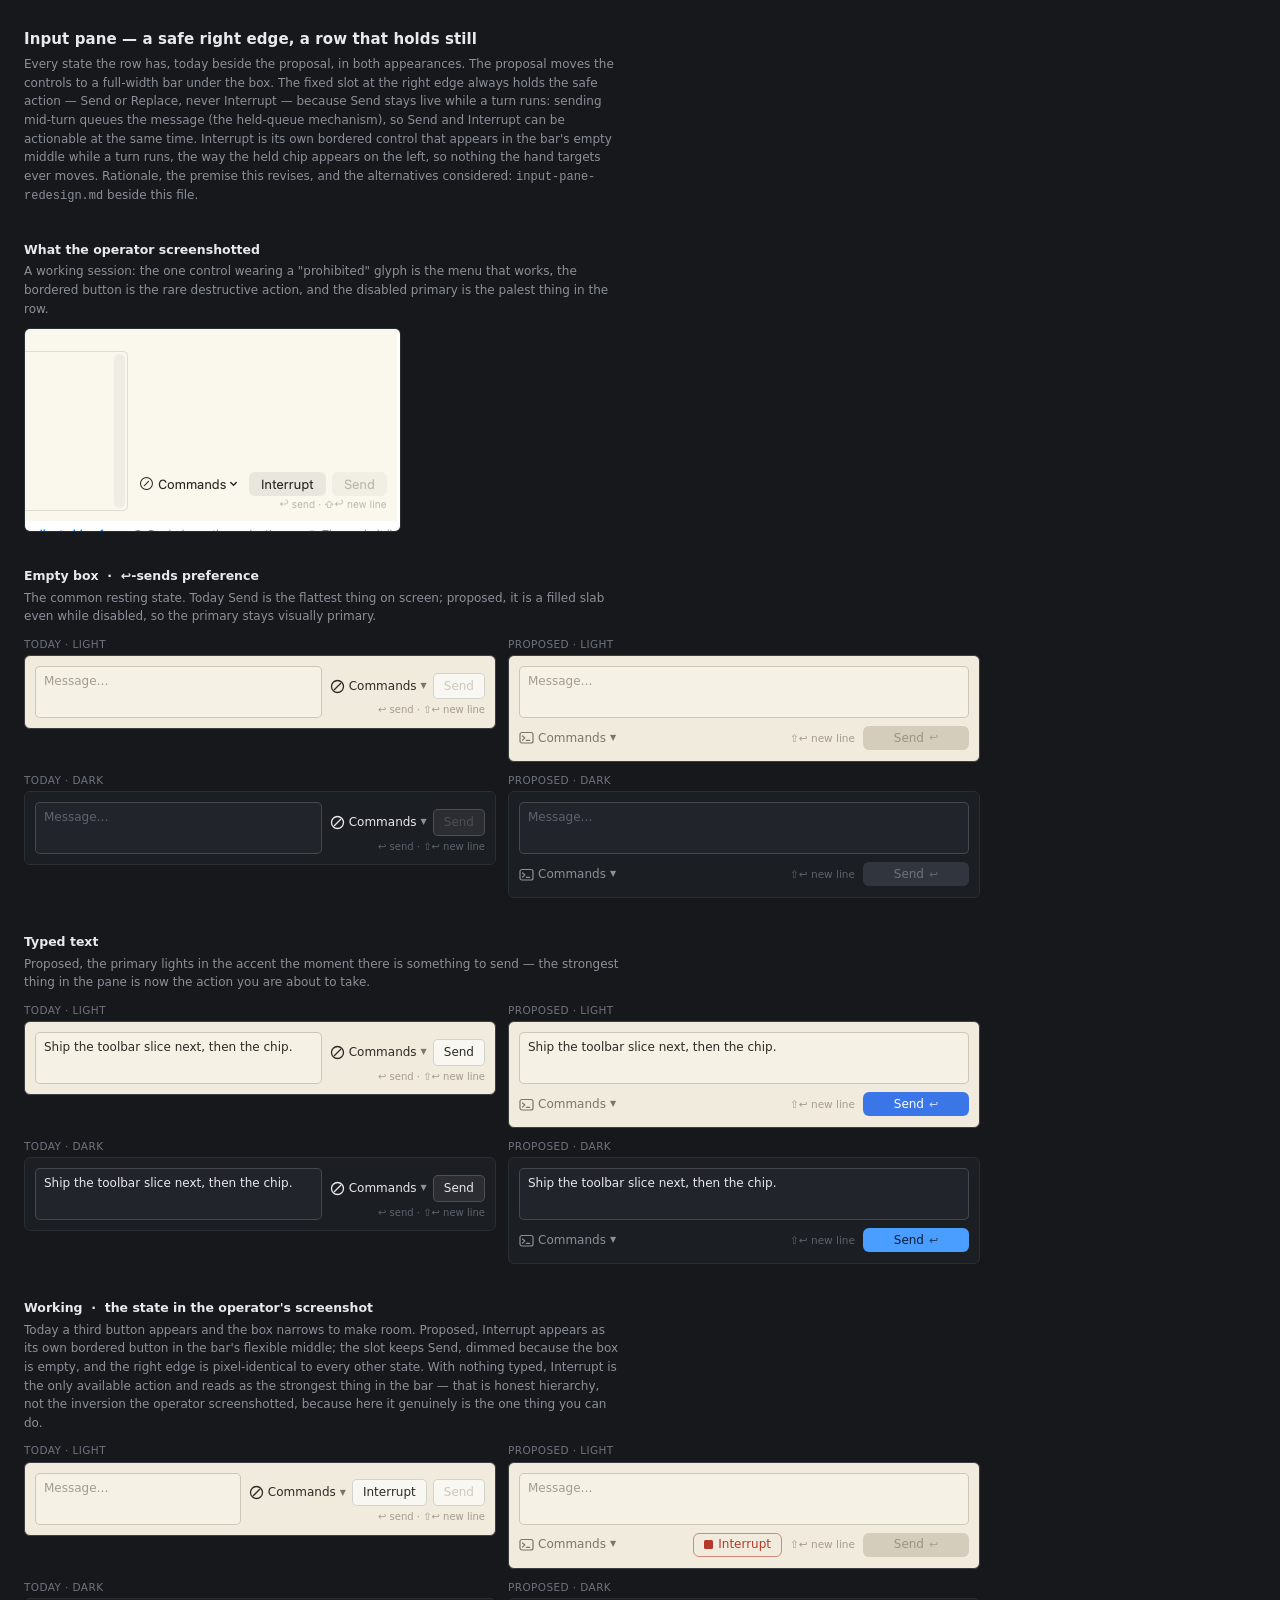
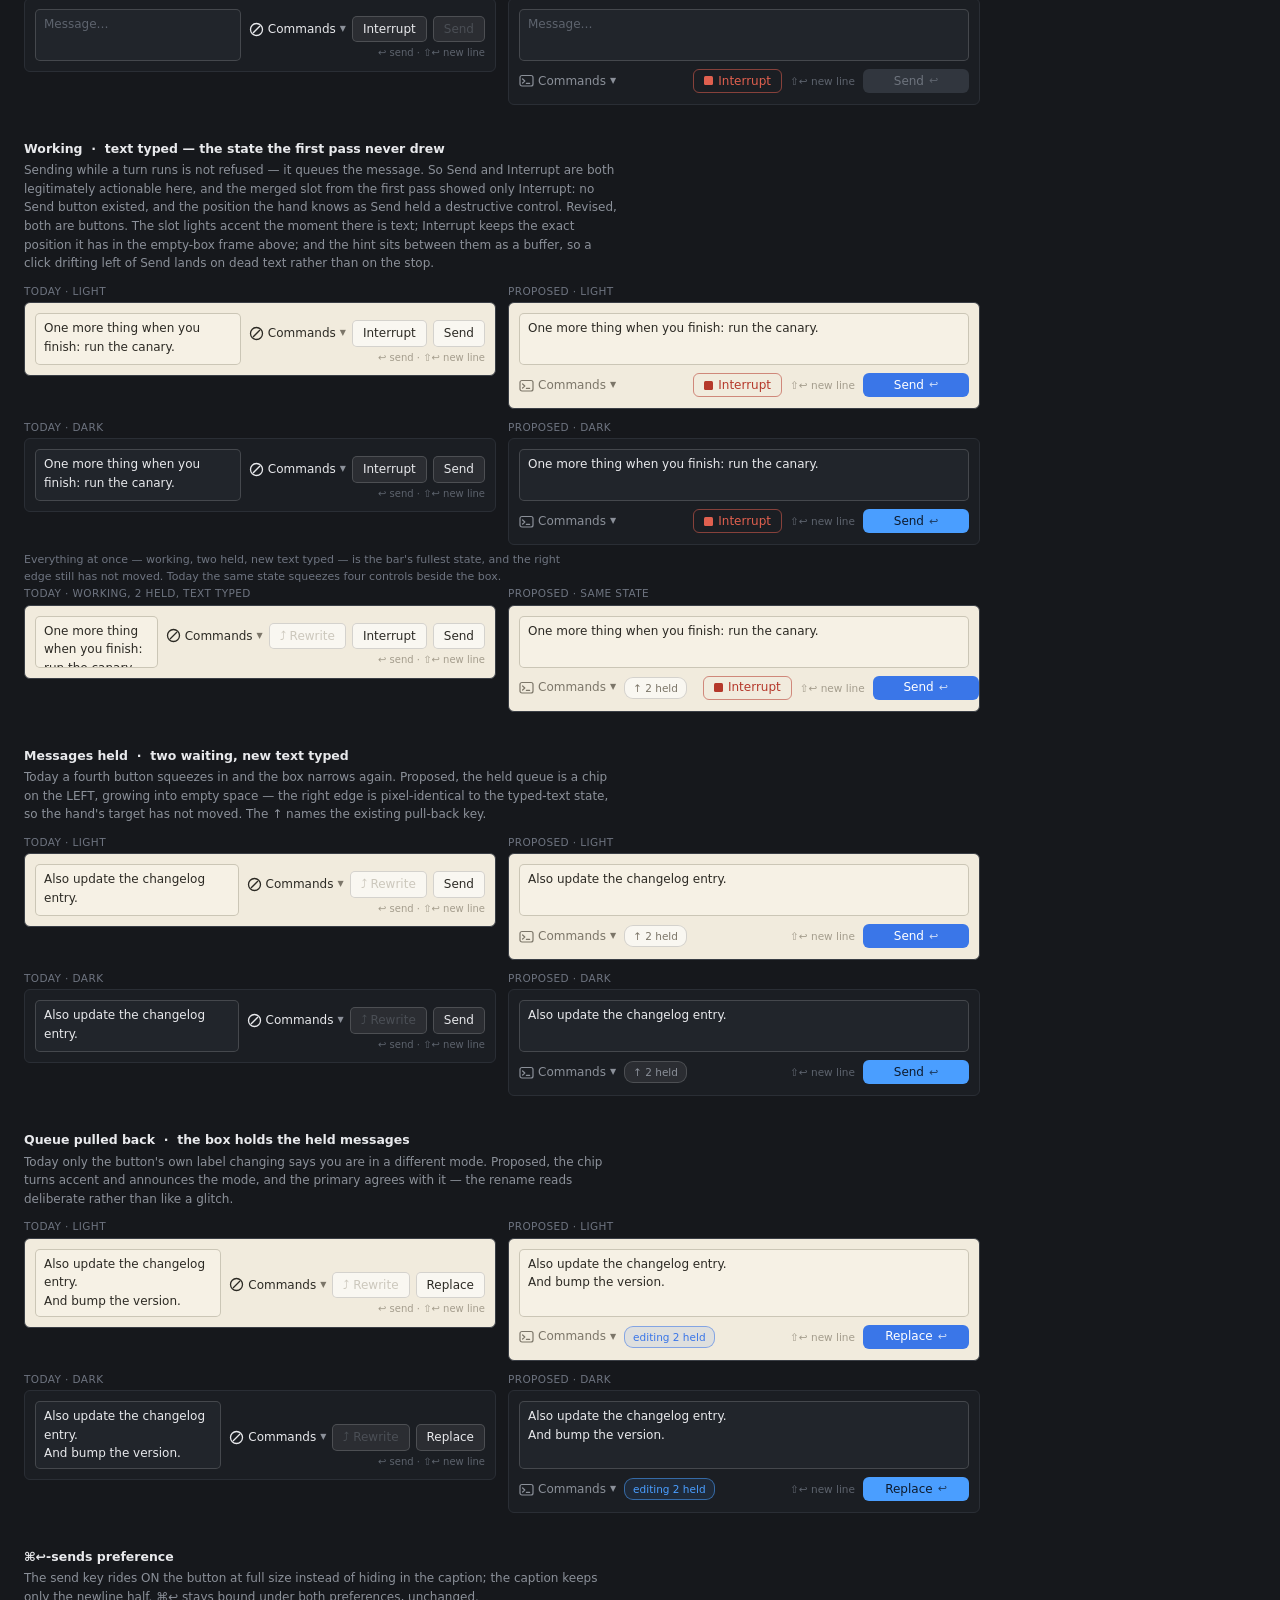
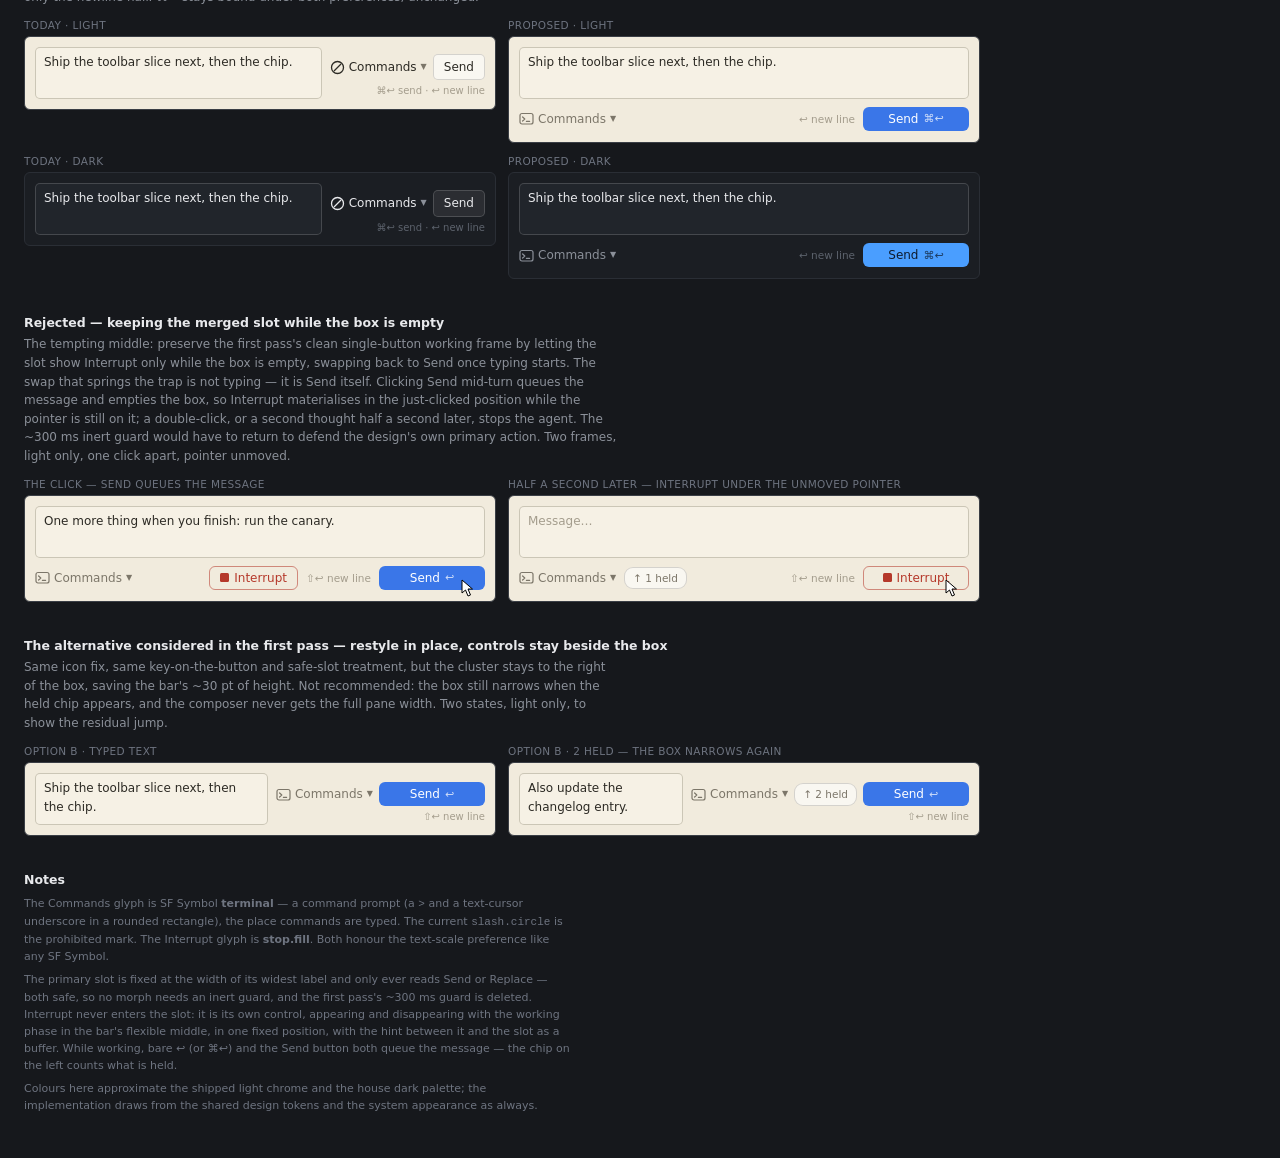
<file: design/input-pane-mock.html>
<!doctype html>
<meta charset="utf-8">
<title>Input pane — a safe right edge, a row that holds still</title>
<style>
  :root { color-scheme: dark; }
  body {
    margin: 0; padding: 28px 24px 48px;
    background: #16181c; color: #e8e9ec;
    font: 13px/1.55 -apple-system, BlinkMacSystemFont, "SF Pro Text", system-ui, sans-serif;
  }
  h1 { font-size: 15px; font-weight: 600; margin: 0 0 4px; letter-spacing: .1px; }
  h2 { font-size: 12.5px; font-weight: 600; margin: 34px 0 3px; }
  .sub { color: #8b9099; font-size: 12px; margin: 0 0 10px; max-width: 78ch; }
  .note { font-size: 11px; color: #6e7480; margin: 6px 0 0; max-width: 78ch; }
  .shot { border: 1px solid #2a2e35; border-radius: 6px; max-width: 420px; display: block; margin: 8px 0 4px; }

  .grid { display: grid; grid-template-columns: repeat(2, 470px); gap: 10px 14px; }
  .cell .tag { font-size: 10.5px; color: #6e7480; margin: 0 0 3px; text-transform: uppercase; letter-spacing: .4px; }

  /* ---- theme variables ---- */
  .lt { --bg:#f1ebdd; --box:#f6f1e5; --edge:rgba(70,58,34,.24); --ink:#2c2a24; --ink2:#7c7669;
        --ink3:#a49d8d; --btn:rgba(255,255,255,.6); --btnedge:rgba(0,0,0,.15);
        --accent:#3a76e8; --accent-ink:#fff; --dis:#d4cdbc; --dis-ink:#9a938278;
        --dis-ink2:#9a9382; --danger:#b5382a; }
  .dk { --bg:#1b1e23; --box:#21252b; --edge:rgba(255,255,255,.16); --ink:#e8e9ec; --ink2:#8b9099;
        --ink3:#5d636d; --btn:rgba(255,255,255,.07); --btnedge:rgba(255,255,255,.16);
        --accent:#4a9eff; --accent-ink:#0d1b2e; --dis:#31363e; --dis-ink:#6e747e78;
        --dis-ink2:#6e747e; --danger:#e0604f; }

  .frame { width: 470px; border-radius: 6px; overflow: hidden;
           background: var(--bg); border: 1px solid #2a2e35; color: var(--ink); }
  .lt .frame { border-color: #3a3e45; }

  .box { border: 1px solid var(--edge); border-radius: 5px; background: var(--box);
         height: 52px; font-size: 12px; padding: 5px 8px; color: var(--ink);
         box-sizing: border-box; overflow: hidden; }
  .box .ph { color: var(--ink3); }
  .box.tall { height: 68px; }

  svg { vertical-align: -2px; }

  /* ---- today's geometry: box left, control column right, bottom-aligned ---- */
  .t-row { display: flex; align-items: flex-end; gap: 8px; padding: 10px; }
  .t-row .box { flex: 1; }
  .t-ctl { display: flex; flex-direction: column; align-items: flex-end; gap: 3px; flex: none; }
  .t-btns { display: flex; align-items: center; gap: 6px; }
  .t-cap { font-size: 10px; color: var(--ink3); }

  .menu { display: inline-flex; align-items: center; gap: 4px; color: var(--ink);
          font-size: 12px; white-space: nowrap; }
  .menu .chev { font-size: 8px; color: var(--ink2); }
  .bbtn { font-size: 12px; padding: 3px 10px; border-radius: 5px; background: var(--btn);
          border: 1px solid var(--btnedge); color: var(--ink); white-space: nowrap; }
  .bbtn.off { color: var(--dis-ink); }

  /* ---- proposed geometry: full-width box, toolbar row beneath ---- */
  .p-wrap { padding: 10px; }
  .p-wrap .box { width: 100%; margin-bottom: 7px; }
  .p-bar { display: flex; align-items: center; gap: 8px; height: 26px; }
  .p-bar .menu { color: var(--ink2); }
  .chip { font-size: 10.5px; padding: 2px 8px; border-radius: 9px; white-space: nowrap;
          border: 1px solid var(--btnedge); color: var(--ink2); background: var(--btn); }
  .chip.mode { border-color: color-mix(in srgb, var(--accent) 55%, transparent);
               color: var(--accent); background: color-mix(in srgb, var(--accent) 10%, transparent); }
  .p-bar .gap { flex: 1; }
  .hint { font-size: 10.5px; color: var(--ink3); white-space: nowrap; }
  .slot { width: 106px; height: 24px; border-radius: 6px; font-size: 12px; font-weight: 500;
          display: inline-flex; align-items: center; justify-content: center; gap: 5px;
          flex: none; box-sizing: border-box; }
  .slot .key { opacity: .75; font-weight: 400; font-size: 11px; }
  .slot.go   { background: var(--accent); color: var(--accent-ink); }
  .slot.off  { background: var(--dis); color: var(--dis-ink2); }
  .slot.stop { background: transparent; color: var(--danger);
               border: 1px solid color-mix(in srgb, var(--danger) 55%, transparent); }

  /* Interrupt as its own control — never in the slot */
  .ibtn { height: 24px; padding: 0 10px; border-radius: 6px; font-size: 12px; font-weight: 500;
          display: inline-flex; align-items: center; gap: 5px; flex: none; box-sizing: border-box;
          background: transparent; color: var(--danger);
          border: 1px solid color-mix(in srgb, var(--danger) 55%, transparent); }

  /* pointer overlay for the rejected-alternative frames */
  .curwrap { position: relative; display: inline-flex; }
  .curwrap svg.cursor { position: absolute; right: 10px; top: 13px; }
</style>

<h1>Input pane — a safe right edge, a row that holds still</h1>
<p class="sub">Every state the row has, today beside the proposal, in both appearances.
The proposal moves the controls to a full-width bar under the box. The fixed slot at the
right edge always holds the safe action — Send or Replace, never Interrupt — because Send
stays live while a turn runs: sending mid-turn queues the message (the held-queue
mechanism), so Send and Interrupt can be actionable at the same time. Interrupt is its own
bordered control that appears in the bar's empty middle while a turn runs, the way the held
chip appears on the left, so nothing the hand targets ever moves. Rationale, the premise
this revises, and the alternatives considered: <code>input-pane-redesign.md</code> beside
this file.</p>

<h2>What the operator screenshotted</h2>
<p class="sub">A working session: the one control wearing a "prohibited" glyph is the menu
that works, the bordered button is the rare destructive action, and the disabled primary
is the palest thing in the row.</p>
<img class="shot" src="input-pane-today.png" alt="Screenshot of the current input pane while working">

<!-- ================= state 1 ================= -->
<h2>Empty box &nbsp;·&nbsp; ↩-sends preference</h2>
<p class="sub">The common resting state. Today Send is the flattest thing on screen; proposed,
it is a filled slab even while disabled, so the primary stays visually primary.</p>
<div class="grid">
  <div class="cell lt"><p class="tag">today · light</p>
    <div class="frame"><div class="t-row">
      <div class="box"><span class="ph">Message…</span></div>
      <div class="t-ctl">
        <div class="t-btns">
          <span class="menu"><svg width="15" height="15"><circle cx="7.5" cy="7.5" r="6" fill="none" stroke="currentColor" stroke-width="1.3"/><line x1="4" y1="11" x2="11" y2="4" stroke="currentColor" stroke-width="1.3"/></svg> Commands <span class="chev">▼</span></span>
          <span class="bbtn off">Send</span>
        </div>
        <span class="t-cap">↩ send · ⇧↩ new line</span>
      </div>
    </div></div>
  </div>
  <div class="cell lt"><p class="tag">proposed · light</p>
    <div class="frame"><div class="p-wrap">
      <div class="box"><span class="ph">Message…</span></div>
      <div class="p-bar">
        <span class="menu"><svg width="15" height="15"><rect x="1" y="2.5" width="13" height="10.5" rx="2" fill="none" stroke="currentColor" stroke-width="1.2"/><polyline points="3.6,6 5.8,8 3.6,10" fill="none" stroke="currentColor" stroke-width="1.2" stroke-linecap="round" stroke-linejoin="round"/><line x1="7.4" y1="10.4" x2="10.6" y2="10.4" stroke="currentColor" stroke-width="1.2" stroke-linecap="round"/></svg> Commands <span class="chev">▼</span></span>
        <span class="gap"></span>
        <span class="hint">⇧↩ new line</span>
        <span class="slot off">Send <span class="key">↩</span></span>
      </div>
    </div></div>
  </div>
  <div class="cell dk"><p class="tag">today · dark</p>
    <div class="frame"><div class="t-row">
      <div class="box"><span class="ph">Message…</span></div>
      <div class="t-ctl">
        <div class="t-btns">
          <span class="menu"><svg width="15" height="15"><circle cx="7.5" cy="7.5" r="6" fill="none" stroke="currentColor" stroke-width="1.3"/><line x1="4" y1="11" x2="11" y2="4" stroke="currentColor" stroke-width="1.3"/></svg> Commands <span class="chev">▼</span></span>
          <span class="bbtn off">Send</span>
        </div>
        <span class="t-cap">↩ send · ⇧↩ new line</span>
      </div>
    </div></div>
  </div>
  <div class="cell dk"><p class="tag">proposed · dark</p>
    <div class="frame"><div class="p-wrap">
      <div class="box"><span class="ph">Message…</span></div>
      <div class="p-bar">
        <span class="menu"><svg width="15" height="15"><rect x="1" y="2.5" width="13" height="10.5" rx="2" fill="none" stroke="currentColor" stroke-width="1.2"/><polyline points="3.6,6 5.8,8 3.6,10" fill="none" stroke="currentColor" stroke-width="1.2" stroke-linecap="round" stroke-linejoin="round"/><line x1="7.4" y1="10.4" x2="10.6" y2="10.4" stroke="currentColor" stroke-width="1.2" stroke-linecap="round"/></svg> Commands <span class="chev">▼</span></span>
        <span class="gap"></span>
        <span class="hint">⇧↩ new line</span>
        <span class="slot off">Send <span class="key">↩</span></span>
      </div>
    </div></div>
  </div>
</div>

<!-- ================= state 2 ================= -->
<h2>Typed text</h2>
<p class="sub">Proposed, the primary lights in the accent the moment there is something to send —
the strongest thing in the pane is now the action you are about to take.</p>
<div class="grid">
  <div class="cell lt"><p class="tag">today · light</p>
    <div class="frame"><div class="t-row">
      <div class="box">Ship the toolbar slice next, then the chip.</div>
      <div class="t-ctl">
        <div class="t-btns">
          <span class="menu"><svg width="15" height="15"><circle cx="7.5" cy="7.5" r="6" fill="none" stroke="currentColor" stroke-width="1.3"/><line x1="4" y1="11" x2="11" y2="4" stroke="currentColor" stroke-width="1.3"/></svg> Commands <span class="chev">▼</span></span>
          <span class="bbtn">Send</span>
        </div>
        <span class="t-cap">↩ send · ⇧↩ new line</span>
      </div>
    </div></div>
  </div>
  <div class="cell lt"><p class="tag">proposed · light</p>
    <div class="frame"><div class="p-wrap">
      <div class="box">Ship the toolbar slice next, then the chip.</div>
      <div class="p-bar">
        <span class="menu"><svg width="15" height="15"><rect x="1" y="2.5" width="13" height="10.5" rx="2" fill="none" stroke="currentColor" stroke-width="1.2"/><polyline points="3.6,6 5.8,8 3.6,10" fill="none" stroke="currentColor" stroke-width="1.2" stroke-linecap="round" stroke-linejoin="round"/><line x1="7.4" y1="10.4" x2="10.6" y2="10.4" stroke="currentColor" stroke-width="1.2" stroke-linecap="round"/></svg> Commands <span class="chev">▼</span></span>
        <span class="gap"></span>
        <span class="hint">⇧↩ new line</span>
        <span class="slot go">Send <span class="key">↩</span></span>
      </div>
    </div></div>
  </div>
  <div class="cell dk"><p class="tag">today · dark</p>
    <div class="frame"><div class="t-row">
      <div class="box">Ship the toolbar slice next, then the chip.</div>
      <div class="t-ctl">
        <div class="t-btns">
          <span class="menu"><svg width="15" height="15"><circle cx="7.5" cy="7.5" r="6" fill="none" stroke="currentColor" stroke-width="1.3"/><line x1="4" y1="11" x2="11" y2="4" stroke="currentColor" stroke-width="1.3"/></svg> Commands <span class="chev">▼</span></span>
          <span class="bbtn">Send</span>
        </div>
        <span class="t-cap">↩ send · ⇧↩ new line</span>
      </div>
    </div></div>
  </div>
  <div class="cell dk"><p class="tag">proposed · dark</p>
    <div class="frame"><div class="p-wrap">
      <div class="box">Ship the toolbar slice next, then the chip.</div>
      <div class="p-bar">
        <span class="menu"><svg width="15" height="15"><rect x="1" y="2.5" width="13" height="10.5" rx="2" fill="none" stroke="currentColor" stroke-width="1.2"/><polyline points="3.6,6 5.8,8 3.6,10" fill="none" stroke="currentColor" stroke-width="1.2" stroke-linecap="round" stroke-linejoin="round"/><line x1="7.4" y1="10.4" x2="10.6" y2="10.4" stroke="currentColor" stroke-width="1.2" stroke-linecap="round"/></svg> Commands <span class="chev">▼</span></span>
        <span class="gap"></span>
        <span class="hint">⇧↩ new line</span>
        <span class="slot go">Send <span class="key">↩</span></span>
      </div>
    </div></div>
  </div>
</div>

<!-- ================= state 3 ================= -->
<h2>Working &nbsp;·&nbsp; the state in the operator's screenshot</h2>
<p class="sub">Today a third button appears and the box narrows to make room. Proposed,
Interrupt appears as its own bordered button in the bar's flexible middle; the slot keeps
Send, dimmed because the box is empty, and the right edge is pixel-identical to every other
state. With nothing typed, Interrupt is the only available action and reads as the strongest
thing in the bar — that is honest hierarchy, not the inversion the operator screenshotted, because
here it genuinely is the one thing you can do.</p>
<div class="grid">
  <div class="cell lt"><p class="tag">today · light</p>
    <div class="frame"><div class="t-row">
      <div class="box"><span class="ph">Message…</span></div>
      <div class="t-ctl">
        <div class="t-btns">
          <span class="menu"><svg width="15" height="15"><circle cx="7.5" cy="7.5" r="6" fill="none" stroke="currentColor" stroke-width="1.3"/><line x1="4" y1="11" x2="11" y2="4" stroke="currentColor" stroke-width="1.3"/></svg> Commands <span class="chev">▼</span></span>
          <span class="bbtn">Interrupt</span>
          <span class="bbtn off">Send</span>
        </div>
        <span class="t-cap">↩ send · ⇧↩ new line</span>
      </div>
    </div></div>
  </div>
  <div class="cell lt"><p class="tag">proposed · light</p>
    <div class="frame"><div class="p-wrap">
      <div class="box"><span class="ph">Message…</span></div>
      <div class="p-bar">
        <span class="menu"><svg width="15" height="15"><rect x="1" y="2.5" width="13" height="10.5" rx="2" fill="none" stroke="currentColor" stroke-width="1.2"/><polyline points="3.6,6 5.8,8 3.6,10" fill="none" stroke="currentColor" stroke-width="1.2" stroke-linecap="round" stroke-linejoin="round"/><line x1="7.4" y1="10.4" x2="10.6" y2="10.4" stroke="currentColor" stroke-width="1.2" stroke-linecap="round"/></svg> Commands <span class="chev">▼</span></span>
        <span class="gap"></span>
        <span class="ibtn"><svg width="9" height="9"><rect width="9" height="9" rx="1.5" fill="currentColor"/></svg> Interrupt</span>
        <span class="hint">⇧↩ new line</span>
        <span class="slot off">Send <span class="key">↩</span></span>
      </div>
    </div></div>
  </div>
  <div class="cell dk"><p class="tag">today · dark</p>
    <div class="frame"><div class="t-row">
      <div class="box"><span class="ph">Message…</span></div>
      <div class="t-ctl">
        <div class="t-btns">
          <span class="menu"><svg width="15" height="15"><circle cx="7.5" cy="7.5" r="6" fill="none" stroke="currentColor" stroke-width="1.3"/><line x1="4" y1="11" x2="11" y2="4" stroke="currentColor" stroke-width="1.3"/></svg> Commands <span class="chev">▼</span></span>
          <span class="bbtn">Interrupt</span>
          <span class="bbtn off">Send</span>
        </div>
        <span class="t-cap">↩ send · ⇧↩ new line</span>
      </div>
    </div></div>
  </div>
  <div class="cell dk"><p class="tag">proposed · dark</p>
    <div class="frame"><div class="p-wrap">
      <div class="box"><span class="ph">Message…</span></div>
      <div class="p-bar">
        <span class="menu"><svg width="15" height="15"><rect x="1" y="2.5" width="13" height="10.5" rx="2" fill="none" stroke="currentColor" stroke-width="1.2"/><polyline points="3.6,6 5.8,8 3.6,10" fill="none" stroke="currentColor" stroke-width="1.2" stroke-linecap="round" stroke-linejoin="round"/><line x1="7.4" y1="10.4" x2="10.6" y2="10.4" stroke="currentColor" stroke-width="1.2" stroke-linecap="round"/></svg> Commands <span class="chev">▼</span></span>
        <span class="gap"></span>
        <span class="ibtn"><svg width="9" height="9"><rect width="9" height="9" rx="1.5" fill="currentColor"/></svg> Interrupt</span>
        <span class="hint">⇧↩ new line</span>
        <span class="slot off">Send <span class="key">↩</span></span>
      </div>
    </div></div>
  </div>
</div>

<!-- ================= state 3b — the state the first pass never drew ================= -->
<h2>Working &nbsp;·&nbsp; text typed — the state the first pass never drew</h2>
<p class="sub">Sending while a turn runs is not refused — it queues the message. So Send and
Interrupt are both legitimately actionable here, and the merged slot from the first pass
showed only Interrupt: no Send button existed, and the position the hand knows as Send held
a destructive control. Revised, both are buttons. The slot lights accent the moment there is
text; Interrupt keeps the exact position it has in the empty-box frame above; and the hint
sits between them as a buffer, so a click drifting left of Send lands on dead text rather
than on the stop.</p>
<div class="grid">
  <div class="cell lt"><p class="tag">today · light</p>
    <div class="frame"><div class="t-row">
      <div class="box">One more thing when you finish: run the canary.</div>
      <div class="t-ctl">
        <div class="t-btns">
          <span class="menu"><svg width="15" height="15"><circle cx="7.5" cy="7.5" r="6" fill="none" stroke="currentColor" stroke-width="1.3"/><line x1="4" y1="11" x2="11" y2="4" stroke="currentColor" stroke-width="1.3"/></svg> Commands <span class="chev">▼</span></span>
          <span class="bbtn">Interrupt</span>
          <span class="bbtn">Send</span>
        </div>
        <span class="t-cap">↩ send · ⇧↩ new line</span>
      </div>
    </div></div>
  </div>
  <div class="cell lt"><p class="tag">proposed · light</p>
    <div class="frame"><div class="p-wrap">
      <div class="box">One more thing when you finish: run the canary.</div>
      <div class="p-bar">
        <span class="menu"><svg width="15" height="15"><rect x="1" y="2.5" width="13" height="10.5" rx="2" fill="none" stroke="currentColor" stroke-width="1.2"/><polyline points="3.6,6 5.8,8 3.6,10" fill="none" stroke="currentColor" stroke-width="1.2" stroke-linecap="round" stroke-linejoin="round"/><line x1="7.4" y1="10.4" x2="10.6" y2="10.4" stroke="currentColor" stroke-width="1.2" stroke-linecap="round"/></svg> Commands <span class="chev">▼</span></span>
        <span class="gap"></span>
        <span class="ibtn"><svg width="9" height="9"><rect width="9" height="9" rx="1.5" fill="currentColor"/></svg> Interrupt</span>
        <span class="hint">⇧↩ new line</span>
        <span class="slot go">Send <span class="key">↩</span></span>
      </div>
    </div></div>
  </div>
  <div class="cell dk"><p class="tag">today · dark</p>
    <div class="frame"><div class="t-row">
      <div class="box">One more thing when you finish: run the canary.</div>
      <div class="t-ctl">
        <div class="t-btns">
          <span class="menu"><svg width="15" height="15"><circle cx="7.5" cy="7.5" r="6" fill="none" stroke="currentColor" stroke-width="1.3"/><line x1="4" y1="11" x2="11" y2="4" stroke="currentColor" stroke-width="1.3"/></svg> Commands <span class="chev">▼</span></span>
          <span class="bbtn">Interrupt</span>
          <span class="bbtn">Send</span>
        </div>
        <span class="t-cap">↩ send · ⇧↩ new line</span>
      </div>
    </div></div>
  </div>
  <div class="cell dk"><p class="tag">proposed · dark</p>
    <div class="frame"><div class="p-wrap">
      <div class="box">One more thing when you finish: run the canary.</div>
      <div class="p-bar">
        <span class="menu"><svg width="15" height="15"><rect x="1" y="2.5" width="13" height="10.5" rx="2" fill="none" stroke="currentColor" stroke-width="1.2"/><polyline points="3.6,6 5.8,8 3.6,10" fill="none" stroke="currentColor" stroke-width="1.2" stroke-linecap="round" stroke-linejoin="round"/><line x1="7.4" y1="10.4" x2="10.6" y2="10.4" stroke="currentColor" stroke-width="1.2" stroke-linecap="round"/></svg> Commands <span class="chev">▼</span></span>
        <span class="gap"></span>
        <span class="ibtn"><svg width="9" height="9"><rect width="9" height="9" rx="1.5" fill="currentColor"/></svg> Interrupt</span>
        <span class="hint">⇧↩ new line</span>
        <span class="slot go">Send <span class="key">↩</span></span>
      </div>
    </div></div>
  </div>
</div>
<p class="note">Everything at once — working, two held, new text typed — is the bar's fullest
state, and the right edge still has not moved. Today the same state squeezes four controls
beside the box.</p>
<div class="grid">
  <div class="cell lt"><p class="tag">today · working, 2 held, text typed</p>
    <div class="frame"><div class="t-row">
      <div class="box">One more thing when you finish: run the canary.</div>
      <div class="t-ctl">
        <div class="t-btns">
          <span class="menu"><svg width="15" height="15"><circle cx="7.5" cy="7.5" r="6" fill="none" stroke="currentColor" stroke-width="1.3"/><line x1="4" y1="11" x2="11" y2="4" stroke="currentColor" stroke-width="1.3"/></svg> Commands <span class="chev">▼</span></span>
          <span class="bbtn off">⤴ Rewrite</span>
          <span class="bbtn">Interrupt</span>
          <span class="bbtn">Send</span>
        </div>
        <span class="t-cap">↩ send · ⇧↩ new line</span>
      </div>
    </div></div>
  </div>
  <div class="cell lt"><p class="tag">proposed · same state</p>
    <div class="frame"><div class="p-wrap">
      <div class="box">One more thing when you finish: run the canary.</div>
      <div class="p-bar">
        <span class="menu"><svg width="15" height="15"><rect x="1" y="2.5" width="13" height="10.5" rx="2" fill="none" stroke="currentColor" stroke-width="1.2"/><polyline points="3.6,6 5.8,8 3.6,10" fill="none" stroke="currentColor" stroke-width="1.2" stroke-linecap="round" stroke-linejoin="round"/><line x1="7.4" y1="10.4" x2="10.6" y2="10.4" stroke="currentColor" stroke-width="1.2" stroke-linecap="round"/></svg> Commands <span class="chev">▼</span></span>
        <span class="chip">↑ 2 held</span>
        <span class="gap"></span>
        <span class="ibtn"><svg width="9" height="9"><rect width="9" height="9" rx="1.5" fill="currentColor"/></svg> Interrupt</span>
        <span class="hint">⇧↩ new line</span>
        <span class="slot go">Send <span class="key">↩</span></span>
      </div>
    </div></div>
  </div>
</div>

<!-- ================= state 4 ================= -->
<h2>Messages held &nbsp;·&nbsp; two waiting, new text typed</h2>
<p class="sub">Today a fourth button squeezes in and the box narrows again. Proposed, the held
queue is a chip on the LEFT, growing into empty space — the right edge is pixel-identical to the
typed-text state, so the hand's target has not moved. The ↑ names the existing pull-back key.</p>
<div class="grid">
  <div class="cell lt"><p class="tag">today · light</p>
    <div class="frame"><div class="t-row">
      <div class="box">Also update the changelog entry.</div>
      <div class="t-ctl">
        <div class="t-btns">
          <span class="menu"><svg width="15" height="15"><circle cx="7.5" cy="7.5" r="6" fill="none" stroke="currentColor" stroke-width="1.3"/><line x1="4" y1="11" x2="11" y2="4" stroke="currentColor" stroke-width="1.3"/></svg> Commands <span class="chev">▼</span></span>
          <span class="bbtn off">⤴ Rewrite</span>
          <span class="bbtn">Send</span>
        </div>
        <span class="t-cap">↩ send · ⇧↩ new line</span>
      </div>
    </div></div>
  </div>
  <div class="cell lt"><p class="tag">proposed · light</p>
    <div class="frame"><div class="p-wrap">
      <div class="box">Also update the changelog entry.</div>
      <div class="p-bar">
        <span class="menu"><svg width="15" height="15"><rect x="1" y="2.5" width="13" height="10.5" rx="2" fill="none" stroke="currentColor" stroke-width="1.2"/><polyline points="3.6,6 5.8,8 3.6,10" fill="none" stroke="currentColor" stroke-width="1.2" stroke-linecap="round" stroke-linejoin="round"/><line x1="7.4" y1="10.4" x2="10.6" y2="10.4" stroke="currentColor" stroke-width="1.2" stroke-linecap="round"/></svg> Commands <span class="chev">▼</span></span>
        <span class="chip">↑ 2 held</span>
        <span class="gap"></span>
        <span class="hint">⇧↩ new line</span>
        <span class="slot go">Send <span class="key">↩</span></span>
      </div>
    </div></div>
  </div>
  <div class="cell dk"><p class="tag">today · dark</p>
    <div class="frame"><div class="t-row">
      <div class="box">Also update the changelog entry.</div>
      <div class="t-ctl">
        <div class="t-btns">
          <span class="menu"><svg width="15" height="15"><circle cx="7.5" cy="7.5" r="6" fill="none" stroke="currentColor" stroke-width="1.3"/><line x1="4" y1="11" x2="11" y2="4" stroke="currentColor" stroke-width="1.3"/></svg> Commands <span class="chev">▼</span></span>
          <span class="bbtn off">⤴ Rewrite</span>
          <span class="bbtn">Send</span>
        </div>
        <span class="t-cap">↩ send · ⇧↩ new line</span>
      </div>
    </div></div>
  </div>
  <div class="cell dk"><p class="tag">proposed · dark</p>
    <div class="frame"><div class="p-wrap">
      <div class="box">Also update the changelog entry.</div>
      <div class="p-bar">
        <span class="menu"><svg width="15" height="15"><rect x="1" y="2.5" width="13" height="10.5" rx="2" fill="none" stroke="currentColor" stroke-width="1.2"/><polyline points="3.6,6 5.8,8 3.6,10" fill="none" stroke="currentColor" stroke-width="1.2" stroke-linecap="round" stroke-linejoin="round"/><line x1="7.4" y1="10.4" x2="10.6" y2="10.4" stroke="currentColor" stroke-width="1.2" stroke-linecap="round"/></svg> Commands <span class="chev">▼</span></span>
        <span class="chip">↑ 2 held</span>
        <span class="gap"></span>
        <span class="hint">⇧↩ new line</span>
        <span class="slot go">Send <span class="key">↩</span></span>
      </div>
    </div></div>
  </div>
</div>

<!-- ================= state 5 ================= -->
<h2>Queue pulled back &nbsp;·&nbsp; the box holds the held messages</h2>
<p class="sub">Today only the button's own label changing says you are in a different mode.
Proposed, the chip turns accent and announces the mode, and the primary agrees with it —
the rename reads deliberate rather than like a glitch.</p>
<div class="grid">
  <div class="cell lt"><p class="tag">today · light</p>
    <div class="frame"><div class="t-row">
      <div class="box tall">Also update the changelog entry.<br>And bump the version.</div>
      <div class="t-ctl">
        <div class="t-btns">
          <span class="menu"><svg width="15" height="15"><circle cx="7.5" cy="7.5" r="6" fill="none" stroke="currentColor" stroke-width="1.3"/><line x1="4" y1="11" x2="11" y2="4" stroke="currentColor" stroke-width="1.3"/></svg> Commands <span class="chev">▼</span></span>
          <span class="bbtn off">⤴ Rewrite</span>
          <span class="bbtn">Replace</span>
        </div>
        <span class="t-cap">↩ send · ⇧↩ new line</span>
      </div>
    </div></div>
  </div>
  <div class="cell lt"><p class="tag">proposed · light</p>
    <div class="frame"><div class="p-wrap">
      <div class="box tall">Also update the changelog entry.<br>And bump the version.</div>
      <div class="p-bar">
        <span class="menu"><svg width="15" height="15"><rect x="1" y="2.5" width="13" height="10.5" rx="2" fill="none" stroke="currentColor" stroke-width="1.2"/><polyline points="3.6,6 5.8,8 3.6,10" fill="none" stroke="currentColor" stroke-width="1.2" stroke-linecap="round" stroke-linejoin="round"/><line x1="7.4" y1="10.4" x2="10.6" y2="10.4" stroke="currentColor" stroke-width="1.2" stroke-linecap="round"/></svg> Commands <span class="chev">▼</span></span>
        <span class="chip mode">editing 2 held</span>
        <span class="gap"></span>
        <span class="hint">⇧↩ new line</span>
        <span class="slot go">Replace <span class="key">↩</span></span>
      </div>
    </div></div>
  </div>
  <div class="cell dk"><p class="tag">today · dark</p>
    <div class="frame"><div class="t-row">
      <div class="box tall">Also update the changelog entry.<br>And bump the version.</div>
      <div class="t-ctl">
        <div class="t-btns">
          <span class="menu"><svg width="15" height="15"><circle cx="7.5" cy="7.5" r="6" fill="none" stroke="currentColor" stroke-width="1.3"/><line x1="4" y1="11" x2="11" y2="4" stroke="currentColor" stroke-width="1.3"/></svg> Commands <span class="chev">▼</span></span>
          <span class="bbtn off">⤴ Rewrite</span>
          <span class="bbtn">Replace</span>
        </div>
        <span class="t-cap">↩ send · ⇧↩ new line</span>
      </div>
    </div></div>
  </div>
  <div class="cell dk"><p class="tag">proposed · dark</p>
    <div class="frame"><div class="p-wrap">
      <div class="box tall">Also update the changelog entry.<br>And bump the version.</div>
      <div class="p-bar">
        <span class="menu"><svg width="15" height="15"><rect x="1" y="2.5" width="13" height="10.5" rx="2" fill="none" stroke="currentColor" stroke-width="1.2"/><polyline points="3.6,6 5.8,8 3.6,10" fill="none" stroke="currentColor" stroke-width="1.2" stroke-linecap="round" stroke-linejoin="round"/><line x1="7.4" y1="10.4" x2="10.6" y2="10.4" stroke="currentColor" stroke-width="1.2" stroke-linecap="round"/></svg> Commands <span class="chev">▼</span></span>
        <span class="chip mode">editing 2 held</span>
        <span class="gap"></span>
        <span class="hint">⇧↩ new line</span>
        <span class="slot go">Replace <span class="key">↩</span></span>
      </div>
    </div></div>
  </div>
</div>

<!-- ================= state 6 ================= -->
<h2>⌘↩-sends preference</h2>
<p class="sub">The send key rides ON the button at full size instead of hiding in the caption;
the caption keeps only the newline half. ⌘↩ stays bound under both preferences, unchanged.</p>
<div class="grid">
  <div class="cell lt"><p class="tag">today · light</p>
    <div class="frame"><div class="t-row">
      <div class="box">Ship the toolbar slice next, then the chip.</div>
      <div class="t-ctl">
        <div class="t-btns">
          <span class="menu"><svg width="15" height="15"><circle cx="7.5" cy="7.5" r="6" fill="none" stroke="currentColor" stroke-width="1.3"/><line x1="4" y1="11" x2="11" y2="4" stroke="currentColor" stroke-width="1.3"/></svg> Commands <span class="chev">▼</span></span>
          <span class="bbtn">Send</span>
        </div>
        <span class="t-cap">⌘↩ send · ↩ new line</span>
      </div>
    </div></div>
  </div>
  <div class="cell lt"><p class="tag">proposed · light</p>
    <div class="frame"><div class="p-wrap">
      <div class="box">Ship the toolbar slice next, then the chip.</div>
      <div class="p-bar">
        <span class="menu"><svg width="15" height="15"><rect x="1" y="2.5" width="13" height="10.5" rx="2" fill="none" stroke="currentColor" stroke-width="1.2"/><polyline points="3.6,6 5.8,8 3.6,10" fill="none" stroke="currentColor" stroke-width="1.2" stroke-linecap="round" stroke-linejoin="round"/><line x1="7.4" y1="10.4" x2="10.6" y2="10.4" stroke="currentColor" stroke-width="1.2" stroke-linecap="round"/></svg> Commands <span class="chev">▼</span></span>
        <span class="gap"></span>
        <span class="hint">↩ new line</span>
        <span class="slot go">Send <span class="key">⌘↩</span></span>
      </div>
    </div></div>
  </div>
  <div class="cell dk"><p class="tag">today · dark</p>
    <div class="frame"><div class="t-row">
      <div class="box">Ship the toolbar slice next, then the chip.</div>
      <div class="t-ctl">
        <div class="t-btns">
          <span class="menu"><svg width="15" height="15"><circle cx="7.5" cy="7.5" r="6" fill="none" stroke="currentColor" stroke-width="1.3"/><line x1="4" y1="11" x2="11" y2="4" stroke="currentColor" stroke-width="1.3"/></svg> Commands <span class="chev">▼</span></span>
          <span class="bbtn">Send</span>
        </div>
        <span class="t-cap">⌘↩ send · ↩ new line</span>
      </div>
    </div></div>
  </div>
  <div class="cell dk"><p class="tag">proposed · dark</p>
    <div class="frame"><div class="p-wrap">
      <div class="box">Ship the toolbar slice next, then the chip.</div>
      <div class="p-bar">
        <span class="menu"><svg width="15" height="15"><rect x="1" y="2.5" width="13" height="10.5" rx="2" fill="none" stroke="currentColor" stroke-width="1.2"/><polyline points="3.6,6 5.8,8 3.6,10" fill="none" stroke="currentColor" stroke-width="1.2" stroke-linecap="round" stroke-linejoin="round"/><line x1="7.4" y1="10.4" x2="10.6" y2="10.4" stroke="currentColor" stroke-width="1.2" stroke-linecap="round"/></svg> Commands <span class="chev">▼</span></span>
        <span class="gap"></span>
        <span class="hint">↩ new line</span>
        <span class="slot go">Send <span class="key">⌘↩</span></span>
      </div>
    </div></div>
  </div>
</div>

<!-- ================= rejected: merged slot while empty ================= -->
<h2>Rejected — keeping the merged slot while the box is empty</h2>
<p class="sub">The tempting middle: preserve the first pass's clean single-button working frame
by letting the slot show Interrupt only while the box is empty, swapping back to Send once
typing starts. The swap that springs the trap is not typing — it is Send itself. Clicking Send
mid-turn queues the message and empties the box, so Interrupt materialises in the just-clicked
position while the pointer is still on it; a double-click, or a second thought half a second
later, stops the agent. The ~300&nbsp;ms inert guard would have to return to defend the design's
own primary action. Two frames, light only, one click apart, pointer unmoved.</p>
<div class="grid">
  <div class="cell lt"><p class="tag">the click — Send queues the message</p>
    <div class="frame"><div class="p-wrap">
      <div class="box">One more thing when you finish: run the canary.</div>
      <div class="p-bar">
        <span class="menu"><svg width="15" height="15"><rect x="1" y="2.5" width="13" height="10.5" rx="2" fill="none" stroke="currentColor" stroke-width="1.2"/><polyline points="3.6,6 5.8,8 3.6,10" fill="none" stroke="currentColor" stroke-width="1.2" stroke-linecap="round" stroke-linejoin="round"/><line x1="7.4" y1="10.4" x2="10.6" y2="10.4" stroke="currentColor" stroke-width="1.2" stroke-linecap="round"/></svg> Commands <span class="chev">▼</span></span>
        <span class="gap"></span>
        <span class="ibtn"><svg width="9" height="9"><rect width="9" height="9" rx="1.5" fill="currentColor"/></svg> Interrupt</span>
        <span class="hint">⇧↩ new line</span>
        <span class="curwrap"><span class="slot go">Send <span class="key">↩</span></span><svg class="cursor" width="14" height="18" viewBox="0 0 14 18"><path d="M1 1 L1 14 L4.5 11 L7 17 L9.5 16 L7 10 L11.5 10 Z" fill="#fff" stroke="#000" stroke-width="1"/></svg></span>
      </div>
    </div></div>
  </div>
  <div class="cell lt"><p class="tag">half a second later — Interrupt under the unmoved pointer</p>
    <div class="frame"><div class="p-wrap">
      <div class="box"><span class="ph">Message…</span></div>
      <div class="p-bar">
        <span class="menu"><svg width="15" height="15"><rect x="1" y="2.5" width="13" height="10.5" rx="2" fill="none" stroke="currentColor" stroke-width="1.2"/><polyline points="3.6,6 5.8,8 3.6,10" fill="none" stroke="currentColor" stroke-width="1.2" stroke-linecap="round" stroke-linejoin="round"/><line x1="7.4" y1="10.4" x2="10.6" y2="10.4" stroke="currentColor" stroke-width="1.2" stroke-linecap="round"/></svg> Commands <span class="chev">▼</span></span>
        <span class="chip">↑ 1 held</span>
        <span class="gap"></span>
        <span class="hint">⇧↩ new line</span>
        <span class="curwrap"><span class="slot stop"><svg width="9" height="9"><rect width="9" height="9" rx="1.5" fill="currentColor"/></svg> Interrupt</span><svg class="cursor" width="14" height="18" viewBox="0 0 14 18"><path d="M1 1 L1 14 L4.5 11 L7 17 L9.5 16 L7 10 L11.5 10 Z" fill="#fff" stroke="#000" stroke-width="1"/></svg></span>
      </div>
    </div></div>
  </div>
</div>

<!-- ================= option B ================= -->
<h2>The alternative considered in the first pass — restyle in place, controls stay beside the box</h2>
<p class="sub">Same icon fix, same key-on-the-button and safe-slot treatment, but the
cluster stays to the right of the box, saving the bar's ~30&nbsp;pt of height. Not recommended:
the box still narrows when the held chip appears, and the composer never gets the full pane
width. Two states, light only, to show the residual jump.</p>
<div class="grid">
  <div class="cell lt"><p class="tag">option b · typed text</p>
    <div class="frame"><div class="t-row">
      <div class="box">Ship the toolbar slice next, then the chip.</div>
      <div class="t-ctl">
        <div class="t-btns">
          <span class="menu" style="color:var(--ink2)"><svg width="15" height="15"><rect x="1" y="2.5" width="13" height="10.5" rx="2" fill="none" stroke="currentColor" stroke-width="1.2"/><polyline points="3.6,6 5.8,8 3.6,10" fill="none" stroke="currentColor" stroke-width="1.2" stroke-linecap="round" stroke-linejoin="round"/><line x1="7.4" y1="10.4" x2="10.6" y2="10.4" stroke="currentColor" stroke-width="1.2" stroke-linecap="round"/></svg> Commands <span class="chev">▼</span></span>
          <span class="slot go">Send <span class="key">↩</span></span>
        </div>
        <span class="t-cap">⇧↩ new line</span>
      </div>
    </div></div>
  </div>
  <div class="cell lt"><p class="tag">option b · 2 held — the box narrows again</p>
    <div class="frame"><div class="t-row">
      <div class="box">Also update the changelog entry.</div>
      <div class="t-ctl">
        <div class="t-btns">
          <span class="menu" style="color:var(--ink2)"><svg width="15" height="15"><rect x="1" y="2.5" width="13" height="10.5" rx="2" fill="none" stroke="currentColor" stroke-width="1.2"/><polyline points="3.6,6 5.8,8 3.6,10" fill="none" stroke="currentColor" stroke-width="1.2" stroke-linecap="round" stroke-linejoin="round"/><line x1="7.4" y1="10.4" x2="10.6" y2="10.4" stroke="currentColor" stroke-width="1.2" stroke-linecap="round"/></svg> Commands <span class="chev">▼</span></span>
          <span class="chip">↑ 2 held</span>
          <span class="slot go">Send <span class="key">↩</span></span>
        </div>
        <span class="t-cap">⇧↩ new line</span>
      </div>
    </div></div>
  </div>
</div>

<h2>Notes</h2>
<p class="note">The Commands glyph is SF&nbsp;Symbol <b>terminal</b> — a command prompt (a
<code>&gt;</code> and a text-cursor underscore in a rounded rectangle), the place commands are
typed. The current <code>slash.circle</code> is the prohibited mark. The Interrupt glyph is
<b>stop.fill</b>. Both honour the text-scale preference like any SF Symbol.</p>
<p class="note">The primary slot is fixed at the width of its widest label and only ever reads
Send or Replace — both safe, so no morph needs an inert guard, and the first pass's ~300&nbsp;ms
guard is deleted. Interrupt never enters the slot: it is its own control, appearing and
disappearing with the working phase in the bar's flexible middle, in one fixed position, with
the hint between it and the slot as a buffer. While working, bare&nbsp;↩ (or&nbsp;⌘↩) and the
Send button both queue the message — the chip on the left counts what is held.</p>
<p class="note">Colours here approximate the shipped light chrome and the house dark palette;
the implementation draws from the shared design tokens and the system appearance as always.</p>
</file>
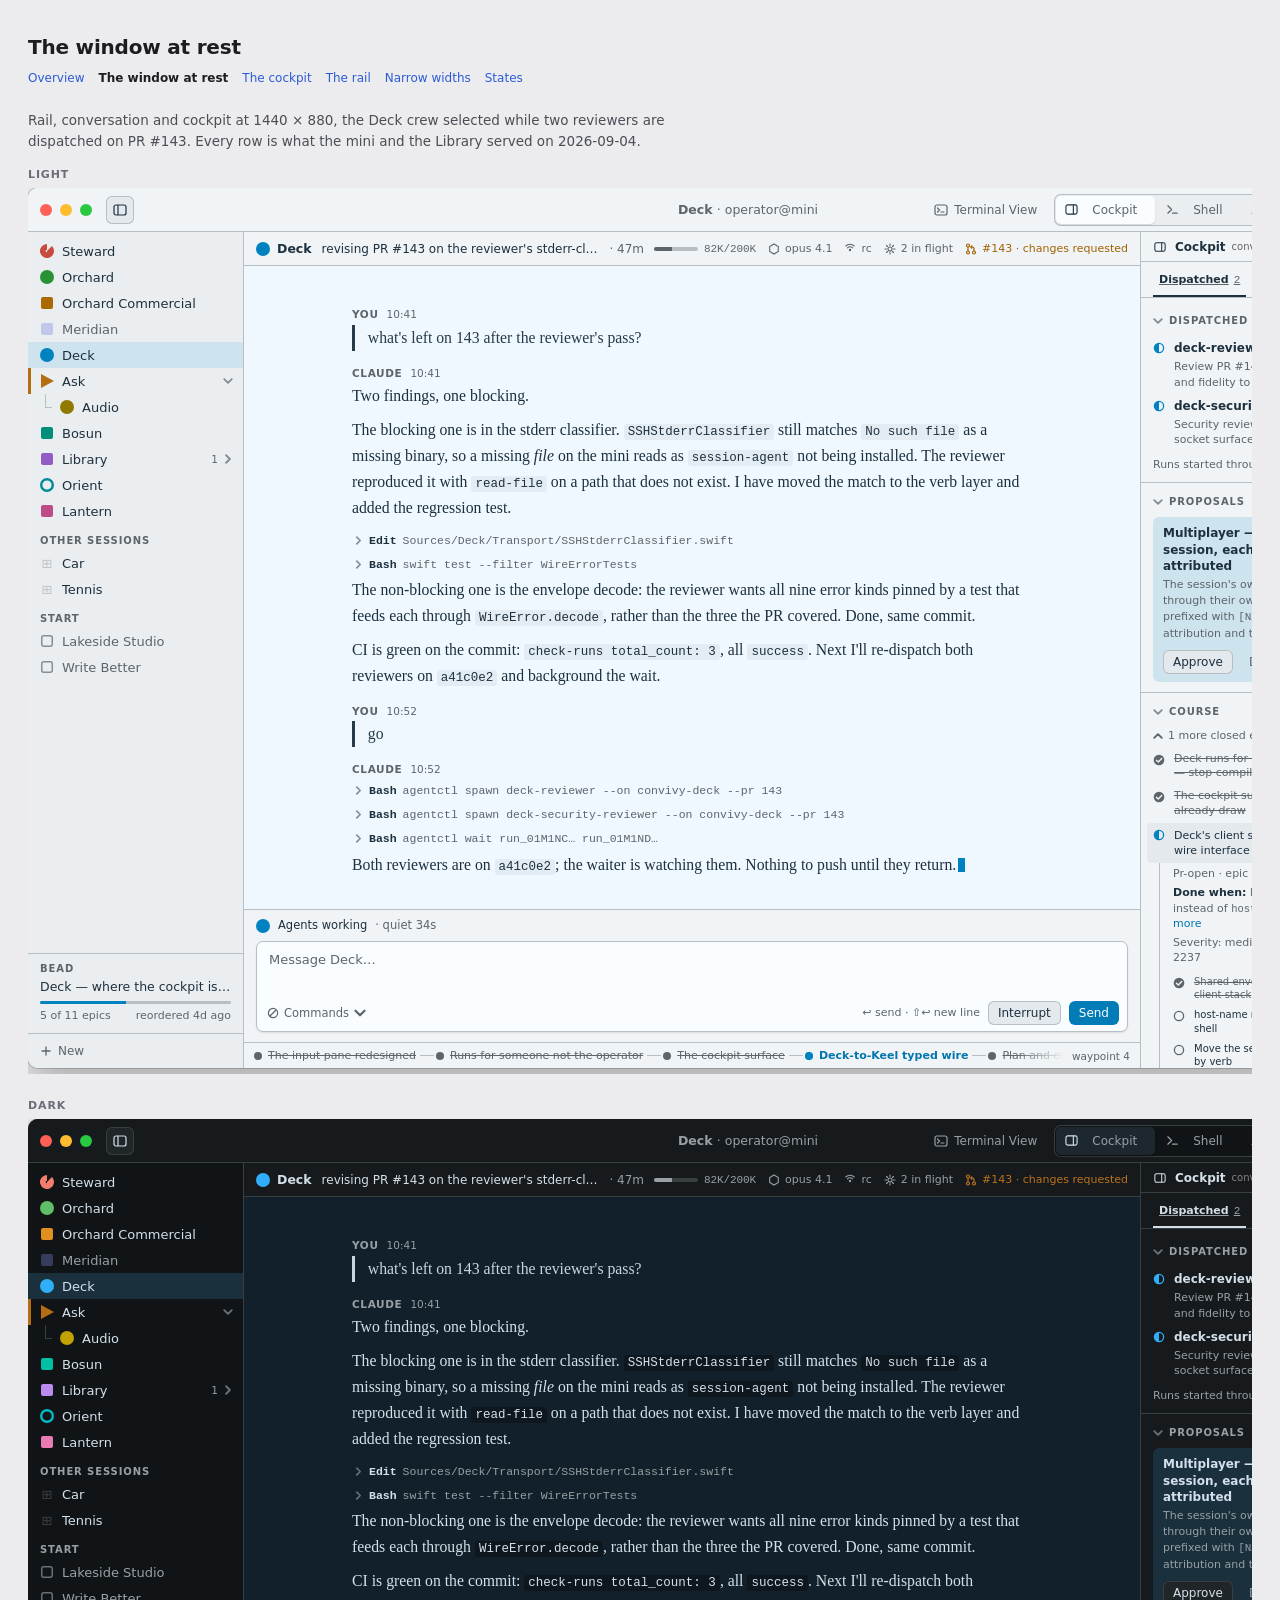
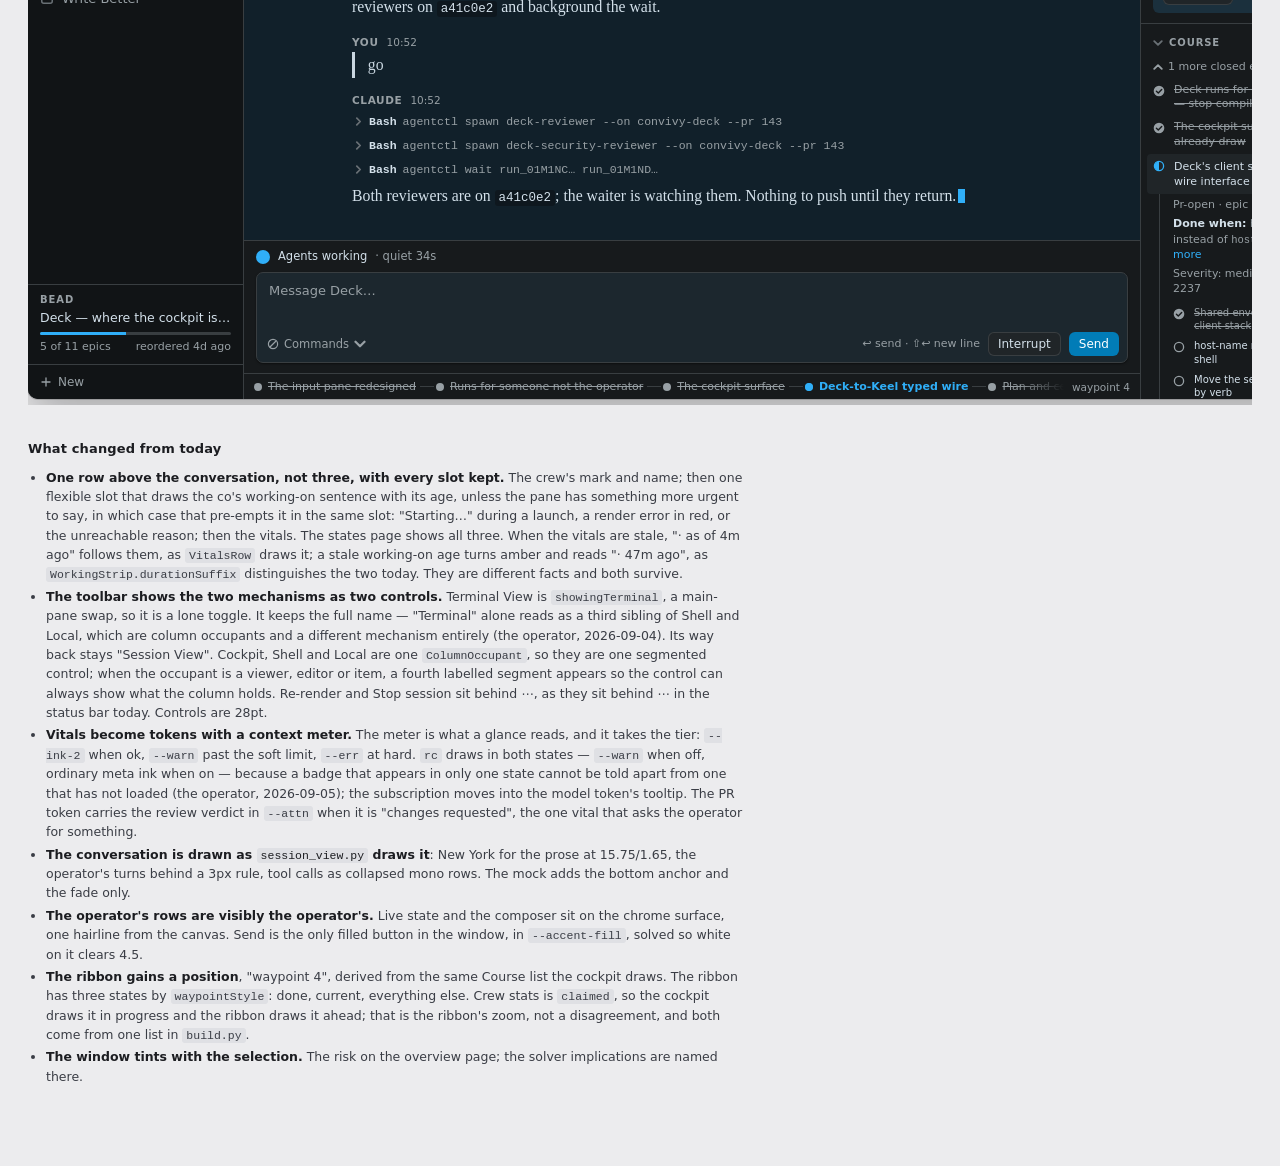
<file: design/redesign/01-window.html>
<!doctype html>
<meta charset="utf-8">
<meta name="viewport" content="width=device-width, initial-scale=1">
<title>The window at rest</title>
<style>

/* deck.css — shared tokens and components for the redesign mocks.
   Tokens are generated by build.py's solver; edit build.py, not this file. */

:root {
  --font-ui: -apple-system, BlinkMacSystemFont, "SF Pro Text", "Helvetica Neue", system-ui, sans-serif;
  --font-mono: ui-monospace, "SF Mono", SFMono-Regular, Menlo, monospace;
  --font-prose: ui-serif, "New York", "Iowan Old Style", Georgia, "Times New Roman", serif;   /* session_view.py's own stack */
}

/* ---- the page around the mocks ---------------------------------------- */
html { color-scheme: light; }
body { margin: 0; padding: 32px 28px 72px; background: #ececee; color: #1c1d21; font: 13px/1.55 var(--font-ui); }
.doc { max-width: 1520px; margin: 0 auto; }
.doc h1 { font-size: 20px; font-weight: 600; letter-spacing: -.01em; margin: 0 0 6px; }
.doc h2 { font-size: 13px; font-weight: 600; margin: 34px 0 8px; letter-spacing: .01em; }
.doc .lede { font-size: 13.5px; color: #4b4e57; max-width: 82ch; margin: 0 0 18px; }
.doc .note { font-size: 12.5px; color: #3a3d45; max-width: 88ch; margin: 0 0 8px; }
.doc .note b { font-weight: 600; color: #1c1d21; }
.doc .note code, .doc .lede code, .doc td code { font: 11.5px var(--font-mono); background: #dfe0e4; padding: 1px 4px; border-radius: 3px; }
.doc ul.note { padding-left: 18px; }
.doc ul.note li { margin: 3px 0; }
.doc .nav { font-size: 12px; color: #5a5d66; margin: 0 0 22px; }
.doc .nav a { color: #2b5bd7; text-decoration: none; margin-right: 14px; }
.doc .nav a.here { color: #1c1d21; font-weight: 600; }
.doc .frames { display: flex; flex-direction: column; gap: 26px; }
.doc .frame-label { font: 600 11px/1 var(--font-ui); letter-spacing: .08em; text-transform: uppercase; color: #6b6e78; margin: 0 0 8px; }
.doc .scroller { overflow-x: auto; padding-bottom: 6px; }
.doc .risk { border-left: 3px solid #b8762a; padding: 8px 12px; background: #f4efe6; max-width: 88ch; }
.doc .finding { border-left: 3px solid #2b5bd7; padding: 8px 12px; background: #e9eef9; max-width: 88ch; }
.doc .concede { border-left: 3px solid #7a7d86; padding: 8px 12px; background: #e6e7ea; max-width: 88ch; }
.doc table { border-collapse: collapse; font-size: 12px; }
.doc th, .doc td { text-align: left; padding: 4px 10px 4px 0; border-bottom: 1px solid #d6d7db; vertical-align: top; }
.doc td.n { font-family: var(--font-mono); font-size: 11.5px; text-align: right; }
.doc td.pass { color: #1f7a3a; } .doc td.fail { color: #b3261e; }

/* ---- the window --------------------------------------------------------- */
.win {
  width: var(--w, 1440px); height: var(--hgt, 880px);
  border-radius: 10px; overflow: hidden; flex: none;
  box-shadow: 0 18px 44px rgba(0,0,0,.28), 0 0 0 1px rgba(0,0,0,.16);
  font: 12px/1.35 var(--font-ui);
  display: grid; grid-template-rows: 44px 1fr;
  background: var(--bg-chrome); color: var(--ink);
  -webkit-font-smoothing: antialiased; position: relative;
}
.mono { font-family: var(--font-mono); font-size: 11px; letter-spacing: -.01em; }
.num  { font-variant-numeric: tabular-nums; }
.dim  { color: var(--ink-2); }
.sectlabel { font: 600 10px/1 var(--font-ui); letter-spacing: .09em; text-transform: uppercase; color: var(--ink-2); }

/* ---- title bar + toolbar (NSToolbar, unified; controls at 28pt) ----------- */
.titlebar { display: grid; grid-template-columns: 1fr auto 1fr; align-items: center; padding: 0 12px; border-bottom: 1px solid var(--line); background: var(--bg-chrome); }
.lights { display: flex; gap: 8px; align-items: center; }
.lights i { width: 12px; height: 12px; border-radius: 50%; display: block; }
.lights i:nth-child(1) { background: #ff5f57; } .lights i:nth-child(2) { background: #febc2e; } .lights i:nth-child(3) { background: #28c840; }
.tb-left { display: flex; align-items: center; gap: 14px; }
.tb-title { font-size: 12.5px; font-weight: 600; color: var(--ink-2); text-align: center; }
.tb-title span { font-weight: 400; }
.tb-right { display: flex; justify-content: flex-end; gap: 8px; align-items: center; }
.tbtn { display: inline-flex; align-items: center; gap: 6px; height: 28px; padding: 0 9px; border-radius: 6px; color: var(--ink-2); font-size: 12px; font-weight: 500; }
.tbtn svg { width: 14px; height: 14px; }
.tbtn.on { background: var(--bg-hover); color: var(--ink); box-shadow: inset 0 0 0 1px var(--line); }
.tbtn .badge { font: 600 10px/1 var(--font-ui); padding: 4px 6px; border-radius: 9px; background: var(--attn-fill); color: #fff; }
.tbtn.sidebar { padding: 0 7px; }
/* the column occupant: one enum, one segmented control (Cockpit | Shell | Local | [Item/Viewer/Editor]) */
.seg { display: inline-flex; height: 28px; border-radius: 7px; box-shadow: inset 0 0 0 1px var(--line); background: var(--bg-rail); padding: 2px; gap: 2px; }
.seg span { display: inline-flex; align-items: center; gap: 5px; padding: 0 9px; border-radius: 5px; font-size: 12px; font-weight: 500; color: var(--ink-2); }
.seg span svg { width: 13px; height: 13px; }
.seg span.on { background: var(--bg-input); color: var(--ink); box-shadow: 0 1px 2px var(--shadow); }
.seg span.doc { color: var(--ink); }

/* ---- body split ---------------------------------------------------------- */
.body { display: grid; grid-template-columns: var(--rail-w, 216px) 1fr var(--cock-w, 328px); min-height: 0; }
.body.no-cockpit { grid-template-columns: var(--rail-w, 216px) 1fr; }
.body.no-rail { grid-template-columns: 1fr var(--cock-w, 328px); }
.body.no-rail.no-cockpit { grid-template-columns: 1fr; }
.body.dots { --rail-w: 44px; }

/* ---- the rail ------------------------------------------------------------ */
.rail { background: var(--bg-rail); border-right: 1px solid var(--line); display: flex; flex-direction: column; min-height: 0; position: relative; }
.rail .list { flex: 1; overflow: hidden; padding-top: 6px; position: relative; }
.rail .foot { border-top: 1px solid var(--line); }
.row { display: flex; align-items: center; gap: 8px; height: 26px; padding: 0 10px 0 12px; position: relative; color: var(--ink); }
.row .name { font-size: 13px; flex: 1; min-width: 0; overflow: hidden; text-overflow: ellipsis; white-space: nowrap; }
.row.child { padding-left: 32px; }
.row.child::before { content: ""; position: absolute; left: 17px; top: 0; bottom: 0; width: 1px; background: var(--line); }   /* the spine */
.row.child.last::before { bottom: 50%; }
.row.child::after { content: ""; position: absolute; left: 17px; top: 50%; width: 7px; height: 1px; background: var(--line); } /* the tick */
.row.sel { background: var(--accent-wash); }
.row.sel .mark { color: var(--mark-sel); }
.row.off .name { color: var(--ink-2); }
.row .trail { display: flex; align-items: center; gap: 5px; color: var(--ink-2); font-size: 10.5px; }
.row .trail svg { width: 10px; height: 10px; color: var(--ink-3); }
.row .summons { position: absolute; left: 0; top: 0; bottom: 0; width: 3px; background: var(--attn-mark); }
.row .warn { color: var(--attn-mark); width: 10px; height: 10px; }
.rail .sect { padding: 12px 12px 4px; }
.rail .bead { padding: 10px 12px 10px; display: flex; flex-direction: column; gap: 5px; }
.rail .bead .t { font-size: 12.5px; font-weight: 500; line-height: 1.3; white-space: nowrap; overflow: hidden; text-overflow: ellipsis; }
.meter { height: 3px; border-radius: 2px; background: var(--line); overflow: hidden; }
.meter i { display: block; height: 100%; background: var(--accent-mark); }
.rail .bead .f { font-size: 11px; color: var(--ink-2); display: flex; justify-content: space-between; }
.rail .newbtn { display: flex; align-items: center; gap: 6px; height: 34px; padding: 0 12px; font-size: 12px; font-weight: 500; color: var(--ink-2); border-top: 1px solid var(--line); }
.rail .newbtn svg { width: 12px; height: 12px; }
/* the summons that scrolled off: a chip pinned to the list's bottom edge, the rail's own offScreen rule */
.rail .offscreen { position: absolute; left: 0; right: 0; bottom: 0; height: 22px; display: flex; align-items: center; justify-content: center; gap: 4px; background: var(--bg-rail); border-top: 1px solid var(--line); color: var(--attn-text); font: 600 10.5px var(--font-ui); }
.rail .offscreen svg { width: 10px; height: 10px; }
.rail.dots .offscreen span { display: none; }
.rail .offscreen i { width: 3px; height: 12px; background: var(--attn-mark); display: inline-block; }
/* collapsed to marks */
.rail.dots .row { padding: 0; justify-content: center; height: 30px; }
.rail.dots .row.child { padding-left: 10px; height: 24px; }
.rail.dots .row.child::before { display: none; }
.rail.dots .row.child::after { left: 12px; width: 6px; }   /* the tick survives: a child is still a child at 44pt */
.rail.dots .row.child .mark { transform: scale(.85); }
.rail.dots .sect { height: 1px; padding: 0; margin: 8px 12px; background: var(--line); overflow: hidden; color: transparent; font-size: 0; }   /* a rule, not a label */
.rail.dots .bead { padding: 10px 10px; }
.rail.dots .bead .t, .rail.dots .bead .f, .rail.dots .bead .sectlabel { display: none; }
.rail.dots .newbtn span { display: none; }
.rail.dots .newbtn { justify-content: center; padding: 0; }

/* ---- session marks: shape carries state, colour carries identity --------- */
.mark { width: 14px; height: 14px; display: inline-flex; align-items: center; justify-content: center; flex: none; color: var(--mark); }
.mark svg { width: 14px; height: 14px; overflow: visible; }
.mark.off { opacity: .3; }
.mark.would { opacity: .3; }                  /* a hue this row WOULD take: a preview, drawn at the stopped row's 30% */
.mark.busy svg { animation: spin 1.4s linear infinite; }
.mark.listening svg { animation: breathe 1.1s ease-in-out infinite alternate; }
.mark.needs { color: var(--attn-mark); }
.mark.term { color: var(--ink-2); font-size: 13px; }
.mark.start svg { color: var(--ink-3); }       /* a catalog row: hollow, so it cannot be mistaken for a stopped crew's dimmed square */
@keyframes spin { to { transform: rotate(360deg); } }
@keyframes breathe { from { color: var(--mark) } to { color: var(--mark-pulse) } }
@media (prefers-reduced-motion: reduce) { .mark svg, .halo, .cursor { animation: none !important; } }

/* ---- centre column -------------------------------------------------------- */
.centre { display: grid; grid-template-rows: 34px 1fr auto 26px; min-width: 0; min-height: 0; background: var(--bg-canvas); }
.centre.no-ribbon { grid-template-rows: 34px 1fr auto; }

/* the co's row: who, what it says it is doing (or what the pane has to say instead), vitals */
.sess { display: flex; align-items: center; gap: 10px; padding: 0 12px; border-bottom: 1px solid var(--line); background: var(--bg-chrome); min-width: 0; }
.sess .who { display: flex; align-items: center; gap: 7px; flex: none; }
.sess .who b { font-size: 12.5px; font-weight: 600; }
.sess .working { flex: 1; min-width: 0; display: flex; align-items: baseline; gap: 6px; font-size: 12px; }
.sess .working .txt { overflow: hidden; text-overflow: ellipsis; white-space: nowrap; }
.sess .working .age { color: var(--ink-2); flex: none; font-variant-numeric: tabular-nums; }
.sess .working .age.stale { color: var(--warn); }
.sess .status { flex: 1; min-width: 0; font-size: 12px; overflow: hidden; text-overflow: ellipsis; white-space: nowrap; color: var(--ink-2); }
.sess .status.err { color: var(--err); }
.vitals { display: flex; align-items: center; gap: 12px; flex: none; }
.vit { display: inline-flex; align-items: center; gap: 5px; color: var(--ink-2); font-size: 11px; white-space: nowrap; }
.vit svg { width: 12px; height: 12px; }
.vit .ctx { display: inline-flex; align-items: center; gap: 6px; }
.vit .ctx .meter { width: 44px; height: 4px; background: var(--line); }
.vit .ctx .meter i { background: var(--ink-2); }
.vit .ctx.soft .meter i { background: var(--warn); } .vit .ctx.soft { color: var(--warn); }
.vit .ctx.hard .meter i { background: var(--err); } .vit .ctx.hard { color: var(--err); }
.vit.warn { color: var(--warn); }
.vit.pr { color: var(--attn-text); }
.vit.asof { color: var(--ink-2); }
.vitals.compact .vit:not(.keep) { display: none; }

/* the conversation: a document, as session_view.py already draws it — serif prose, mono for the machine */
.convo { overflow: hidden; position: relative; display: flex; flex-direction: column; justify-content: flex-end; padding: 0 0 14px; min-height: 0; }
.convo .inner { max-width: 46rem; width: 100%; margin: 0 auto; padding: 0 28px; box-sizing: border-box; }
.turn { margin: 0 0 17px; }
.turn .whom { font: 600 10.5px/1 var(--font-ui); letter-spacing: .06em; text-transform: uppercase; color: var(--ink-2); margin: 0 0 5px; display: flex; align-items: center; gap: 8px; }
.turn .whom time { font-weight: 400; letter-spacing: 0; text-transform: none; }
.turn p { font: 15.75px/1.65 var(--font-prose); margin: 0 0 8px; color: var(--ink); }   /* SessionTypography: 15px root × 1.05, leading 1.65, user-adjustable */
.turn.you .msg { border-left: 3px solid currentColor; padding-left: .8rem; opacity: .95; }   /* session_view .you .body */
.turn.you.held .msg { border-left: 1px dashed currentColor; opacity: .55; }                   /* session_view .you.held .body */
.turn code { font: 12.5px var(--font-mono); background: var(--code-bg); padding: 1px 4px; border-radius: 3px; }
.tool { display: flex; align-items: center; gap: 6px; height: 22px; padding: 0 2px; margin: 2px 0; font: 11.5px var(--font-mono); color: var(--ink-2); }   /* session_view <details><summary> */
.tool .verb { color: var(--ink); font-weight: 600; }
.tool > span:not(.verb) { min-width: 0; overflow: hidden; text-overflow: ellipsis; white-space: nowrap; }
.tool svg { width: 9px; height: 9px; color: var(--ink-3); flex: none; }
.convo .fade { position: absolute; left: 0; right: 0; top: 0; height: 36px; background: linear-gradient(to top, transparent, var(--bg-canvas)); pointer-events: none; }
.convo .cursor { display: inline-block; width: 7px; height: 14px; background: var(--accent-mark); vertical-align: -2px; margin-left: 2px; animation: blink 1s steps(2) infinite; }
.convo.veiled .inner { opacity: .45; }
@keyframes blink { 50% { opacity: 0 } }

/* the operator's rows: live state + composer, or the gate, or the fallback */
.oper { border-top: 1px solid var(--line); background: var(--bg-chrome); padding: 8px 12px 10px; display: flex; flex-direction: column; gap: 8px; }
.live { display: flex; align-items: center; gap: 8px; font-size: 11.5px; }
.live .state { font-weight: 500; }
.live .quiet { color: var(--ink-2); font-variant-numeric: tabular-nums; }
.live .bg { display: inline-flex; align-items: center; gap: 5px; color: var(--ink-2); }
.live .bg i { width: 5px; height: 5px; border-radius: 50%; background: var(--ink-2); animation: breathe2 .9s ease-in-out infinite alternate; }
@keyframes breathe2 { to { opacity: .25 } }
.live .err { color: var(--err); overflow: hidden; text-overflow: ellipsis; white-space: nowrap; }
.composer { border: 1px solid var(--line); border-radius: 7px; background: var(--bg-input); display: flex; flex-direction: column; box-shadow: 0 1px 2px var(--shadow); }
.composer .text { padding: 9px 12px 4px; font-size: 13px; line-height: 1.45; min-height: 42px; color: var(--ink); }
.composer .text .ph { color: var(--ink-2); }
.composer .bar { display: flex; align-items: center; gap: 8px; padding: 4px 8px 6px 10px; }
.composer .cmd { display: inline-flex; align-items: center; gap: 5px; color: var(--ink-2); font-size: 11.5px; }
.composer .cmd svg { width: 12px; height: 12px; }
.composer .held { color: var(--ink-2); font-size: 11.5px; display: inline-flex; gap: 6px; align-items: center; }
.composer .hint { margin-left: auto; font-size: 11px; color: var(--ink-2); }
.btn { display: inline-flex; align-items: center; justify-content: center; height: 24px; padding: 0 10px; border-radius: 6px; font-size: 12px; font-weight: 500; color: var(--ink); white-space: nowrap; background: var(--bg-hover); box-shadow: inset 0 0 0 1px var(--line); gap: 5px; }
.btn.primary { background: var(--accent-fill); color: #fff; box-shadow: none; }
.btn.ghost { background: transparent; box-shadow: none; color: var(--ink-2); }
.btn svg { width: 12px; height: 12px; }
.fallback { display: flex; align-items: center; gap: 10px; font-size: 12.5px; font-weight: 500; padding: 6px 0 2px; }
/* the gate: GatePanel, at most 340pt, scrolling */
.gate { display: flex; flex-direction: column; gap: 10px; max-height: 340px; overflow: hidden; padding: 4px 0 2px; }
.gate .gh { display: flex; align-items: baseline; gap: 8px; }
.gate .gh .rem { font-size: 11.5px; color: var(--ink-2); }
.gate .q { font-size: 13px; font-weight: 500; line-height: 1.4; }
.opt { display: grid; grid-template-columns: 22px 1fr auto; align-items: baseline; gap: 8px; padding: 8px 10px; border: 1px solid var(--line); border-radius: 6px; background: var(--bg-input); }
.opt .n { font: 600 11px var(--font-mono); color: var(--ink-2); }
.opt .l { font-size: 12.5px; line-height: 1.4; }
.opt .d { font-size: 11.5px; color: var(--ink-2); margin-top: 2px; }
.opt .k { font: 11px var(--font-mono); color: var(--ink-3); }
.opt.rec { border-color: var(--accent-mark); }
.gate .foot { display: flex; align-items: center; gap: 8px; font-size: 11.5px; color: var(--ink-2); }
/* the raw terminal fallback */
.termhdr { display: flex; align-items: center; justify-content: space-between; padding: 6px 12px; border-bottom: 1px solid var(--line); background: var(--bg-chrome); font-size: 12px; color: var(--ink-2); }
.rawterm { flex: 1; padding: 10px 12px; font: 11.5px/1.5 var(--font-mono); color: var(--ink); white-space: pre; overflow: hidden; }
.rawterm .p { color: var(--accent-text); }

/* the waypoint ribbon: the last row, always */
.ribbon { display: flex; align-items: center; gap: 8px; padding: 0 10px; white-space: nowrap; border-top: 1px solid var(--line); background: var(--bg-chrome); overflow: hidden; }
.ribbon .scroll { display: flex; align-items: center; gap: 2px; overflow: hidden; flex: 1; min-width: 0;
  -webkit-mask-image: linear-gradient(to right, #000 calc(100% - 48px), transparent); mask-image: linear-gradient(to right, #000 calc(100% - 48px), transparent); }
.wp { display: inline-flex; align-items: center; gap: 6px; flex: none; }
.wp .dot { width: 8px; height: 8px; border-radius: 50%; position: relative; flex: none; }
.wp.done .dot { background: var(--ink-2); }
.wp.cur  .dot { background: var(--prog-mark); }
.wp.ahead .dot { background: var(--line); box-shadow: inset 0 0 0 1px var(--ink-3); }
.wp .lbl { font-size: 11px; color: var(--ink-2); padding-right: 2px; }
.wp.done .lbl { text-decoration: line-through; }
.wp.cur .lbl { color: var(--prog-text); font-weight: 600; }
.wp .halo { position: absolute; inset: 0; border-radius: 50%; border: 1px solid var(--prog-mark); animation: halo 1.8s ease-out infinite; }
@keyframes halo { from { transform: scale(1); opacity: .7 } to { transform: scale(2.1); opacity: 0 } }
.ribbon .rule { width: 14px; height: 1px; background: var(--line); flex: none; }
.ribbon .pos { flex: none; font-size: 10.5px; color: var(--ink-2); }

/* ---- the cockpit ---------------------------------------------------------- */
.cockpit { border-left: 1px solid var(--line); background: var(--bg-chrome); display: grid; grid-template-rows: auto 1fr; min-height: 0; min-width: 0; overflow: hidden; }
.cockpit > *, .sheet > * { min-width: 0; }
.win[style*="--hgt:auto"] .cockpit .scroll { overflow: visible; }
.cockpit .head { padding: 0; }
.cockpit .head .band .asof { font-size: 11px; color: var(--ink-2); display: inline-flex; gap: 5px; align-items: center; }
.cockpit .head .band .asof svg { width: 12px; height: 12px; }
.cockpit .index { display: flex; gap: 2px; padding: 6px 12px 0; border-bottom: 1px solid var(--line); }
.cockpit .index a { padding: 5px 6px 7px; font-size: 11px; color: var(--ink-2); border-bottom: 2px solid transparent; display: inline-flex; gap: 5px; align-items: baseline; }
.cockpit .index a b { font-weight: 600; color: var(--ink); }
.cockpit .index a .n { font: 11px var(--font-mono); color: var(--ink-2); }
.cockpit .index a.here { border-bottom-color: var(--ink); }
.cockpit .index a.collapsed b { color: var(--ink-2); text-decoration: line-through; }   /* a collapsed panel stays in the index, struck */
.cockpit .index a .n.hot { color: var(--attn-text); font-weight: 600; }
.cockpit .scroll { overflow: hidden; padding: 4px 0 0; }

/* The right column's band (B2, ColumnBand): icon, title, place line, then the tab's own controls. Its
   surface and its rule are the tab's identity: a crew's band takes the crew's colour, the laptop's
   takes graphite, and the Cockpit's stays neutral with a plain separator. The app truncates the place
   line in the middle and keeps the full text in a tooltip; CSS can only truncate at the end. */
.band { display: flex; align-items: center; gap: 6px; height: 30px; box-sizing: border-box; padding: 0 10px; background: var(--bg-chrome); border-bottom: 1px solid var(--line); min-width: 0; }
.band .bi { width: 18px; flex: none; display: inline-flex; justify-content: center; color: var(--ink); }
.band .bi svg { width: 12px; height: 12px; }
.band .bt { font: 600 12px var(--font-ui); flex: none; white-space: nowrap; }
.band .bp { flex: 1; min-width: 0; overflow: hidden; text-overflow: ellipsis; white-space: nowrap; font: 10px var(--font-ui); color: var(--neutral-place); }
.band .tr { margin-left: auto; flex: none; display: inline-flex; gap: 6px; align-items: center; }
.band.crew { background: var(--band); border-bottom: 2px solid var(--band-ink); }
.band.crew .bi { color: var(--band-ink); }
.band.crew .bp { color: var(--band-place); }
.band.gr { background: var(--gr-band); border-bottom: 2px solid var(--gr-ink); }
.band.gr .bi { color: var(--gr-ink); }
.band.gr .bp { color: var(--gr-place); }
.tbody { flex: 1; min-height: 0; overflow: hidden; padding: 10px 12px; font: 11.5px/1.55 var(--font-mono); color: var(--ink); background: var(--bg-canvas); }
.tbody.gr { background: var(--gr-canvas); }
.tbody .dim { color: var(--ink-2); }
.sbody { flex: 1; min-height: 0; overflow: hidden; padding: 12px; background: var(--bg-canvas); font: 12px/1.5 var(--font-ui); }
.sbody .card { background: var(--bg-input); border: 1px solid var(--line); border-radius: 6px; padding: 8px 10px; margin-bottom: 8px; }
.sbody .cid { font: 10px/1.2 var(--font-mono); color: var(--canvas-place); margin-bottom: 4px; }
.sbody .flag { font: 600 10px var(--font-ui); color: var(--attn-text); }
.panel { padding: 8px 12px 10px; border-bottom: 1px solid var(--line); }
.panel:last-child { border-bottom: 0; }
.panel .ph { display: flex; align-items: center; gap: 6px; height: 22px; margin-bottom: 4px; }
.panel .ph svg.chev { width: 10px; height: 10px; color: var(--ink-3); }
.panel .ph .cnt { margin-left: auto; font: 11px var(--font-mono); color: var(--ink-2); }
.panel .ph .act { margin-left: auto; display: inline-flex; gap: 6px; }
.panel .empty { font-size: 11.5px; color: var(--ink-2); padding: 2px 0; }
.panel .empty.err { color: var(--err); }
.panel .foot { font-size: 11px; color: var(--ink-2); margin-top: 6px; }
.unresolved { padding: 14px 12px; font-size: 12px; color: var(--ink-2); line-height: 1.45; }

/* one row grammar for every list in the cockpit */
.crow { display: grid; grid-template-columns: 14px 1fr auto; column-gap: 7px; align-items: baseline; padding: 4px 0; position: relative; }
.crow .g { width: 12px; height: 12px; align-self: start; margin-top: 2px; color: var(--ink-2); }
.crow .g svg { width: 12px; height: 12px; display: block; }
.crow .g.prog, .crow .g.pr { color: var(--prog-mark); }
.crow .g.held, .crow .g.attn { color: var(--attn-mark); }
.crow .t { font-size: 11px; line-height: 1.35; display: -webkit-box; -webkit-line-clamp: 2; -webkit-box-orient: vertical; overflow: hidden; }
.crow.done .t, .crow.closed .t { color: var(--ink-2); text-decoration: line-through; }
.crow .m { font: 10px var(--font-mono); color: var(--ink-2); white-space: nowrap; display: inline-flex; align-items: center; gap: 6px; }
.crow .m .held { color: var(--attn-text); display: inline-flex; gap: 2px; align-items: center; }
.crow .m .held svg { width: 10px; height: 10px; }
.crow .m .chev { width: 10px; height: 10px; color: var(--ink-3); }
.crow .m .sev { font: 600 10px/1 var(--font-ui); letter-spacing: .06em; text-transform: uppercase; color: var(--attn-text); }
.crow.hover { background: var(--bg-hover); margin: 0 -6px; padding-left: 6px; padding-right: 6px; border-radius: 4px; }
.crow .copy { width: 12px; height: 12px; color: var(--ink-2); }

/* an expanded epic: the spine, the interior, the children */
.epic { position: relative; margin: 0 0 4px 6px; padding: 2px 0 2px 14px; }
.epic::before { content: ""; position: absolute; left: 0; top: 0; bottom: 0; width: 1px; background: var(--line); }
.epic .state { font-size: 11px; color: var(--ink-2); margin: 2px 0 4px; }
.epic .cap { font-size: 11px; line-height: 1.4; color: var(--ink-2); display: -webkit-box; -webkit-line-clamp: 2; -webkit-box-orient: vertical; overflow: hidden; }
.epic .cap b { font-weight: 600; color: var(--ink); }
.epic .more { font-size: 11px; color: var(--accent-text); margin: 1px 0 4px; }
.epic .meta { font-size: 11px; color: var(--ink-2); margin: 0 0 6px; }
.epic .kids .crow { padding: 3px 0; }
.epic .kids .t { font-size: 10px; }
.epic .loading { display: inline-flex; gap: 6px; align-items: center; font-size: 11px; color: var(--ink-2); }
.epic .loading i { width: 10px; height: 10px; border: 1.5px solid var(--line); border-top-color: var(--ink-2); border-radius: 50%; animation: spin 1s linear infinite; }

.affordance { display: inline-flex; align-items: center; gap: 5px; font-size: 11px; color: var(--ink-2); padding: 2px 0 4px; }
.affordance svg { width: 10px; height: 10px; }

/* dispatched: an agent in flight */
.run .t b { font-weight: 600; font-size: 12px; }
.run .task { font-size: 11px; color: var(--ink-2); line-height: 1.4; display: -webkit-box; -webkit-line-clamp: 2; -webkit-box-orient: vertical; overflow: hidden; margin-top: 2px; }

/* proposals: their own region, tinted, with the verbs on the row */
.prop { padding: 8px 10px; border-radius: 6px; background: var(--accent-wash); margin-top: 2px; }
.prop .t { font-size: 12px; font-weight: 600; margin-bottom: 3px; }
.prop .b { font-size: 11px; line-height: 1.45; color: var(--ink-2); display: -webkit-box; -webkit-line-clamp: 4; -webkit-box-orient: vertical; overflow: hidden; }
.prop .acts { display: flex; gap: 6px; margin-top: 8px; }

/* the item detail pane, in the column or the sheet */
.item { display: grid; grid-template-rows: auto 1fr auto; min-height: 0; }
.item .ih { display: flex; align-items: baseline; gap: 6px; padding: 8px 12px; border-bottom: 1px solid var(--line); }
.item .ih .t { font-size: 12.5px; font-weight: 500; line-height: 1.35; flex: 1; }
.item .ih .p { font: 11px var(--font-mono); color: var(--ink-2); }
.item .ibody { padding: 12px 14px; overflow: hidden; font: 13.5px/1.6 var(--font-prose); }
.item .ibody h4 { font: 600 11px/1 var(--font-ui); letter-spacing: .06em; text-transform: uppercase; color: var(--ink-2); margin: 12px 0 6px; }
.item .ibody p { margin: 0 0 8px; }
.item .ibody code { font: 11.5px var(--font-mono); background: var(--code-bg); padding: 1px 4px; border-radius: 3px; }
.item .ibody .cm { font: 12px/1.5 var(--font-ui); color: var(--ink-2); border-left: 2px solid var(--line); padding-left: 10px; margin: 6px 0; }
.item .acts { display: flex; gap: 6px; padding: 8px 12px; border-top: 1px solid var(--line); flex-wrap: wrap; }

/* narrow: the cockpit as a sheet over the conversation */
.sheet { position: absolute; top: 44px; right: 0; bottom: 0; width: 340px; background: var(--bg-chrome); border-left: 1px solid var(--line); box-shadow: -12px 0 32px var(--shadow); display: grid; grid-template-rows: auto 1fr; z-index: 3; }
.sheet.item { grid-template-rows: auto 1fr auto; }
.scrim { position: absolute; inset: 44px 0 0 0; background: rgba(0,0,0,.18); z-index: 2; }

/* narrow: a compact composer */
.composer.compact .hint { display: none; }
.composer.compact .btn .lbl { display: none; }
.composer.compact .btn { padding: 0 7px; }
.composer.compact .cmd span { display: none; }

/* ---- the legends ---------------------------------------------------------- */
.grammar { display: grid; grid-template-columns: repeat(5, 1fr); gap: 10px; }
.grammar .cell { padding: 10px 12px; border-radius: 6px; background: var(--bg-rail); border: 1px solid var(--line); }
.grammar .cell .crow { padding: 0; }
.grammar .cell .why { font-size: 11px; color: var(--ink-2); margin-top: 6px; line-height: 1.4; }
.marks { display: grid; grid-template-columns: repeat(7, 1fr); gap: 10px; }
.marks .cell { padding: 10px 12px; border-radius: 6px; background: var(--bg-rail); border: 1px solid var(--line); display: flex; gap: 10px; align-items: flex-start; }
.marks .cell .lab { font-size: 11.5px; font-weight: 600; }
.marks .cell .why { font-size: 11px; color: var(--ink-2); line-height: 1.4; margin-top: 2px; }
.strip { padding: 14px 16px; border-radius: 10px; }
.swatches { display: flex; gap: 8px; flex-wrap: wrap; }
.sw { display: inline-flex; align-items: center; gap: 6px; font-size: 11px; padding: 4px 8px; border-radius: 5px; background: var(--bg-rail); border: 1px solid var(--line); }
.sw i { width: 12px; height: 12px; border-radius: 3px; display: inline-block; }

/* ---- generated tokens: one block per (appearance, selected-crew hue) ---- */
.win[data-theme="light"][data-hue="29"] {
  --bg-chrome: #f6f2f2;
  --bg-rail: #f1eceb;
  --bg-canvas: #fff4f2;
  --bg-input: #fffcfb;
  --bg-hover: #ede6e5;
  --ink: #3e2724;
  --ink-2: #6a615f;
  --ink-3: #938a88;
  --line: #c3bcbb;
  --line-2: #d5cfcf;
  --accent-text: #c04639;
  --accent-mark: #c74c3f;
  --accent-fill: #c74c3f;
  --accent-wash: #efd9d7;
  --prog-text: #3e2724;
  --prog-mark: #2e2e2e;
  --attn-mark: #b46d10;
  --attn-text: #a26001;
  --attn-fill: #aa6501;
  --warn: #816d1c;
  --err: #c92f33;
  --ok: #1d7d3e;
  --code-bg: #f3e8e7;
  --band: #fff9f9;
  --band-ink: #c74c3f;
  --band-place: #636363;
  --canvas-place: #636363;
  --neutral-place: #636363;
  --gr-canvas: #eeeeee;
  --gr-band: #f7f7f7;
  --gr-ink: #7a7a7a;
  --gr-place: #636363;
  --shadow: rgba(0,0,0,.10);
}
.win[data-theme="light"][data-hue="29"] .hue-29 { --mark: #c74c3f; --mark-sel: #c74c3f; --mark-pulse: #9e241b; }
.win[data-theme="light"][data-hue="29"] .hue-68 { --mark: #ab6901; --mark-sel: #ab6901; --mark-pulse: #7c4b01; }
.win[data-theme="light"][data-hue="29"] .hue-95 { --mark: #917900; --mark-sel: #917900; --mark-pulse: #695701; }
.win[data-theme="light"][data-hue="29"] .hue-145 { --mark: #299236; --mark-sel: #258f33; --mark-pulse: #006b19; }
.win[data-theme="light"][data-hue="29"] .hue-178 { --mark: #018e7a; --mark-sel: #028b77; --mark-pulse: #016758; }
.win[data-theme="light"][data-hue="29"] .hue-205 { --mark: #008b96; --mark-sel: #028792; --mark-pulse: #00646d; }
.win[data-theme="light"][data-hue="29"] .hue-240 { --mark: #0182c0; --mark-sel: #0182c0; --mark-pulse: #015e8c; }
.win[data-theme="light"][data-hue="29"] .hue-275 { --mark: #616ed7; --mark-sel: #616ed7; --mark-pulse: #4249af; }
.win[data-theme="light"][data-hue="29"] .hue-305 { --mark: #915dc5; --mark-sel: #915dc5; --mark-pulse: #6d389e; }
.win[data-theme="light"][data-hue="29"] .hue-350 { --mark: #bc4b87; --mark-sel: #bc4b87; --mark-pulse: #942464; }
.win[data-theme="light"][data-hue="68"] {
  --bg-chrome: #f5f3f1;
  --bg-rail: #f0edea;
  --bg-canvas: #fff5eb;
  --bg-input: #fffcf9;
  --bg-hover: #ece7e2;
  --ink: #3a2b1a;
  --ink-2: #68625c;
  --ink-3: #918b85;
  --line: #c1bdb8;
  --line-2: #d4d0cd;
  --accent-text: #9f6201;
  --accent-mark: #ab6901;
  --accent-fill: #a76700;
  --accent-wash: #eadecd;
  --prog-text: #3a2b1a;
  --prog-mark: #2e2e2e;
  --attn-mark: #b46d10;
  --attn-text: #a26001;
  --attn-fill: #aa6501;
  --warn: #816d1c;
  --err: #c92f33;
  --ok: #1d7d3e;
  --code-bg: #f1eae3;
  --band: #fffaf5;
  --band-ink: #ab6901;
  --band-place: #636363;
  --canvas-place: #636363;
  --neutral-place: #636363;
  --gr-canvas: #eeeeee;
  --gr-band: #f7f7f7;
  --gr-ink: #7a7a7a;
  --gr-place: #636363;
  --shadow: rgba(0,0,0,.10);
}
.win[data-theme="light"][data-hue="68"] .hue-29 { --mark: #c74c3f; --mark-sel: #c74c3f; --mark-pulse: #9e241b; }
.win[data-theme="light"][data-hue="68"] .hue-68 { --mark: #ab6901; --mark-sel: #ab6901; --mark-pulse: #7c4b01; }
.win[data-theme="light"][data-hue="68"] .hue-95 { --mark: #917900; --mark-sel: #917900; --mark-pulse: #695701; }
.win[data-theme="light"][data-hue="68"] .hue-145 { --mark: #299236; --mark-sel: #258f33; --mark-pulse: #006b19; }
.win[data-theme="light"][data-hue="68"] .hue-178 { --mark: #018e7a; --mark-sel: #028b77; --mark-pulse: #016758; }
.win[data-theme="light"][data-hue="68"] .hue-205 { --mark: #008b96; --mark-sel: #028792; --mark-pulse: #00646d; }
.win[data-theme="light"][data-hue="68"] .hue-240 { --mark: #0182c0; --mark-sel: #0182c0; --mark-pulse: #015e8c; }
.win[data-theme="light"][data-hue="68"] .hue-275 { --mark: #616ed7; --mark-sel: #616ed7; --mark-pulse: #4249af; }
.win[data-theme="light"][data-hue="68"] .hue-305 { --mark: #915dc5; --mark-sel: #915dc5; --mark-pulse: #6d389e; }
.win[data-theme="light"][data-hue="68"] .hue-350 { --mark: #bc4b87; --mark-sel: #bc4b87; --mark-pulse: #942464; }
.win[data-theme="light"][data-hue="95"] {
  --bg-chrome: #f4f3f0;
  --bg-rail: #eeedea;
  --bg-canvas: #faf7ea;
  --bg-input: #fefcf8;
  --bg-hover: #e9e8e2;
  --ink: #332e19;
  --ink-2: #65635c;
  --ink-3: #8e8c84;
  --line: #bfbeb8;
  --line-2: #d2d1cd;
  --accent-text: #836d01;
  --accent-mark: #917900;
  --accent-fill: #8a7302;
  --accent-wash: #e5e1cc;
  --prog-text: #332e19;
  --prog-mark: #2e2e2e;
  --attn-mark: #b46d10;
  --attn-text: #a26001;
  --attn-fill: #aa6501;
  --warn: #816d1c;
  --err: #c92f33;
  --ok: #1d7d3e;
  --code-bg: #edebe2;
  --band: #fdfbf4;
  --band-ink: #917900;
  --band-place: #636363;
  --canvas-place: #636363;
  --neutral-place: #636363;
  --gr-canvas: #eeeeee;
  --gr-band: #f7f7f7;
  --gr-ink: #7a7a7a;
  --gr-place: #636363;
  --shadow: rgba(0,0,0,.10);
}
.win[data-theme="light"][data-hue="95"] .hue-29 { --mark: #c74c3f; --mark-sel: #c74c3f; --mark-pulse: #9e241b; }
.win[data-theme="light"][data-hue="95"] .hue-68 { --mark: #ab6901; --mark-sel: #ab6901; --mark-pulse: #7c4b01; }
.win[data-theme="light"][data-hue="95"] .hue-95 { --mark: #917900; --mark-sel: #917900; --mark-pulse: #695701; }
.win[data-theme="light"][data-hue="95"] .hue-145 { --mark: #299236; --mark-sel: #258f33; --mark-pulse: #006b19; }
.win[data-theme="light"][data-hue="95"] .hue-178 { --mark: #018e7a; --mark-sel: #028b77; --mark-pulse: #016758; }
.win[data-theme="light"][data-hue="95"] .hue-205 { --mark: #008b96; --mark-sel: #028792; --mark-pulse: #00646d; }
.win[data-theme="light"][data-hue="95"] .hue-240 { --mark: #0182c0; --mark-sel: #0182c0; --mark-pulse: #015e8c; }
.win[data-theme="light"][data-hue="95"] .hue-275 { --mark: #616ed7; --mark-sel: #616ed7; --mark-pulse: #4249af; }
.win[data-theme="light"][data-hue="95"] .hue-305 { --mark: #915dc5; --mark-sel: #915dc5; --mark-pulse: #6d389e; }
.win[data-theme="light"][data-hue="95"] .hue-350 { --mark: #bc4b87; --mark-sel: #bc4b87; --mark-pulse: #942464; }
.win[data-theme="light"][data-hue="145"] {
  --bg-chrome: #f2f4f2;
  --bg-rail: #ebeeeb;
  --bg-canvas: #f0faf0;
  --bg-input: #fafefa;
  --bg-hover: #e5e9e5;
  --ink: #233323;
  --ink-2: #5f655f;
  --ink-3: #888e88;
  --line: #bbbfbb;
  --line-2: #cfd2ce;
  --accent-text: #097f23;
  --accent-mark: #299236;
  --accent-fill: #1c882d;
  --accent-wash: #d4e5d6;
  --prog-text: #097f23;
  --prog-mark: #299236;
  --attn-mark: #b46d10;
  --attn-text: #a26001;
  --attn-fill: #aa6501;
  --warn: #816d1c;
  --err: #c92f33;
  --ok: #1d7d3e;
  --code-bg: #e6ede6;
  --band: #f7fdf7;
  --band-ink: #299236;
  --band-place: #636363;
  --canvas-place: #636363;
  --neutral-place: #636363;
  --gr-canvas: #eeeeee;
  --gr-band: #f7f7f7;
  --gr-ink: #7a7a7a;
  --gr-place: #636363;
  --shadow: rgba(0,0,0,.10);
}
.win[data-theme="light"][data-hue="145"] .hue-29 { --mark: #c74c3f; --mark-sel: #c74c3f; --mark-pulse: #9e241b; }
.win[data-theme="light"][data-hue="145"] .hue-68 { --mark: #ab6901; --mark-sel: #ab6901; --mark-pulse: #7c4b01; }
.win[data-theme="light"][data-hue="145"] .hue-95 { --mark: #917900; --mark-sel: #917900; --mark-pulse: #695701; }
.win[data-theme="light"][data-hue="145"] .hue-145 { --mark: #299236; --mark-sel: #258f33; --mark-pulse: #006b19; }
.win[data-theme="light"][data-hue="145"] .hue-178 { --mark: #018e7a; --mark-sel: #028b77; --mark-pulse: #016758; }
.win[data-theme="light"][data-hue="145"] .hue-205 { --mark: #008b96; --mark-sel: #028792; --mark-pulse: #00646d; }
.win[data-theme="light"][data-hue="145"] .hue-240 { --mark: #0182c0; --mark-sel: #0182c0; --mark-pulse: #015e8c; }
.win[data-theme="light"][data-hue="145"] .hue-275 { --mark: #616ed7; --mark-sel: #616ed7; --mark-pulse: #4249af; }
.win[data-theme="light"][data-hue="145"] .hue-305 { --mark: #915dc5; --mark-sel: #915dc5; --mark-pulse: #6d389e; }
.win[data-theme="light"][data-hue="145"] .hue-350 { --mark: #bc4b87; --mark-sel: #bc4b87; --mark-pulse: #942464; }
.win[data-theme="light"][data-hue="178"] {
  --bg-chrome: #f1f4f3;
  --bg-rail: #eaefed;
  --bg-canvas: #ebfbf7;
  --bg-input: #f8fefc;
  --bg-hover: #e3eae8;
  --ink: #19342e;
  --ink-2: #5c6663;
  --ink-3: #858f8c;
  --line: #b9bfbe;
  --line-2: #cdd2d1;
  --accent-text: #007e6c;
  --accent-mark: #018e7a;
  --accent-fill: #018472;
  --accent-wash: #cde5e1;
  --prog-text: #007e6c;
  --prog-mark: #018e7a;
  --attn-mark: #b46d10;
  --attn-text: #a26001;
  --attn-fill: #aa6501;
  --warn: #816d1c;
  --err: #c92f33;
  --ok: #218041;
  --code-bg: #e3eeeb;
  --band: #f5fdfb;
  --band-ink: #018e7a;
  --band-place: #636363;
  --canvas-place: #636363;
  --neutral-place: #636363;
  --gr-canvas: #eeeeee;
  --gr-band: #f7f7f7;
  --gr-ink: #7a7a7a;
  --gr-place: #636363;
  --shadow: rgba(0,0,0,.10);
}
.win[data-theme="light"][data-hue="178"] .hue-29 { --mark: #c74c3f; --mark-sel: #c74c3f; --mark-pulse: #9e241b; }
.win[data-theme="light"][data-hue="178"] .hue-68 { --mark: #ab6901; --mark-sel: #ab6901; --mark-pulse: #7c4b01; }
.win[data-theme="light"][data-hue="178"] .hue-95 { --mark: #917900; --mark-sel: #917900; --mark-pulse: #695701; }
.win[data-theme="light"][data-hue="178"] .hue-145 { --mark: #299236; --mark-sel: #258f33; --mark-pulse: #006b19; }
.win[data-theme="light"][data-hue="178"] .hue-178 { --mark: #018e7a; --mark-sel: #028b77; --mark-pulse: #016758; }
.win[data-theme="light"][data-hue="178"] .hue-205 { --mark: #008b96; --mark-sel: #028792; --mark-pulse: #00646d; }
.win[data-theme="light"][data-hue="178"] .hue-240 { --mark: #0182c0; --mark-sel: #0182c0; --mark-pulse: #015e8c; }
.win[data-theme="light"][data-hue="178"] .hue-275 { --mark: #616ed7; --mark-sel: #616ed7; --mark-pulse: #4249af; }
.win[data-theme="light"][data-hue="178"] .hue-305 { --mark: #915dc5; --mark-sel: #915dc5; --mark-pulse: #6d389e; }
.win[data-theme="light"][data-hue="178"] .hue-350 { --mark: #bc4b87; --mark-sel: #bc4b87; --mark-pulse: #942464; }
.win[data-theme="light"][data-hue="205"] {
  --bg-chrome: #f0f4f5;
  --bg-rail: #eaeeef;
  --bg-canvas: #eafbfd;
  --bg-input: #f8fefe;
  --bg-hover: #e2e9ea;
  --ink: #163336;
  --ink-2: #5c6566;
  --ink-3: #848e90;
  --line: #b8bfc0;
  --line-2: #cdd2d3;
  --accent-text: #007a85;
  --accent-mark: #008b96;
  --accent-fill: #02818b;
  --accent-wash: #cce4e6;
  --prog-text: #007a85;
  --prog-mark: #008b96;
  --attn-mark: #b46d10;
  --attn-text: #a26001;
  --attn-fill: #aa6501;
  --warn: #816d1c;
  --err: #c92f33;
  --ok: #1d7d3e;
  --code-bg: #e2eeef;
  --band: #f4fdfe;
  --band-ink: #008b96;
  --band-place: #636363;
  --canvas-place: #636363;
  --neutral-place: #636363;
  --gr-canvas: #eeeeee;
  --gr-band: #f7f7f7;
  --gr-ink: #7a7a7a;
  --gr-place: #636363;
  --shadow: rgba(0,0,0,.10);
}
.win[data-theme="light"][data-hue="205"] .hue-29 { --mark: #c74c3f; --mark-sel: #c74c3f; --mark-pulse: #9e241b; }
.win[data-theme="light"][data-hue="205"] .hue-68 { --mark: #ab6901; --mark-sel: #ab6901; --mark-pulse: #7c4b01; }
.win[data-theme="light"][data-hue="205"] .hue-95 { --mark: #917900; --mark-sel: #917900; --mark-pulse: #695701; }
.win[data-theme="light"][data-hue="205"] .hue-145 { --mark: #299236; --mark-sel: #258f33; --mark-pulse: #006b19; }
.win[data-theme="light"][data-hue="205"] .hue-178 { --mark: #018e7a; --mark-sel: #028b77; --mark-pulse: #016758; }
.win[data-theme="light"][data-hue="205"] .hue-205 { --mark: #008b96; --mark-sel: #028792; --mark-pulse: #00646d; }
.win[data-theme="light"][data-hue="205"] .hue-240 { --mark: #0182c0; --mark-sel: #0182c0; --mark-pulse: #015e8c; }
.win[data-theme="light"][data-hue="205"] .hue-275 { --mark: #616ed7; --mark-sel: #616ed7; --mark-pulse: #4249af; }
.win[data-theme="light"][data-hue="205"] .hue-305 { --mark: #915dc5; --mark-sel: #915dc5; --mark-pulse: #6d389e; }
.win[data-theme="light"][data-hue="205"] .hue-350 { --mark: #bc4b87; --mark-sel: #bc4b87; --mark-pulse: #942464; }
.win[data-theme="light"][data-hue="240"] {
  --bg-chrome: #f1f4f6;
  --bg-rail: #ebeef0;
  --bg-canvas: #eff8ff;
  --bg-input: #fafdff;
  --bg-hover: #e3e9ed;
  --ink: #1d303e;
  --ink-2: #5d646a;
  --ink-3: #868d93;
  --line: #b9bec2;
  --line-2: #ced1d4;
  --accent-text: #0176ae;
  --accent-mark: #0182c0;
  --accent-fill: #017cb7;
  --accent-wash: #cde3ee;
  --prog-text: #0176ae;
  --prog-mark: #0182c0;
  --attn-mark: #b46d10;
  --attn-text: #a26001;
  --attn-fill: #aa6501;
  --warn: #816d1c;
  --err: #c92f33;
  --ok: #1d7d3e;
  --code-bg: #e4ecf3;
  --band: #f7fcff;
  --band-ink: #0182c0;
  --band-place: #636363;
  --canvas-place: #636363;
  --neutral-place: #636363;
  --gr-canvas: #eeeeee;
  --gr-band: #f7f7f7;
  --gr-ink: #7a7a7a;
  --gr-place: #636363;
  --shadow: rgba(0,0,0,.10);
}
.win[data-theme="light"][data-hue="240"] .hue-29 { --mark: #c74c3f; --mark-sel: #c74c3f; --mark-pulse: #9e241b; }
.win[data-theme="light"][data-hue="240"] .hue-68 { --mark: #ab6901; --mark-sel: #ab6901; --mark-pulse: #7c4b01; }
.win[data-theme="light"][data-hue="240"] .hue-95 { --mark: #917900; --mark-sel: #917900; --mark-pulse: #695701; }
.win[data-theme="light"][data-hue="240"] .hue-145 { --mark: #299236; --mark-sel: #258f33; --mark-pulse: #006b19; }
.win[data-theme="light"][data-hue="240"] .hue-178 { --mark: #018e7a; --mark-sel: #028b77; --mark-pulse: #016758; }
.win[data-theme="light"][data-hue="240"] .hue-205 { --mark: #008b96; --mark-sel: #028792; --mark-pulse: #00646d; }
.win[data-theme="light"][data-hue="240"] .hue-240 { --mark: #0182c0; --mark-sel: #0182c0; --mark-pulse: #015e8c; }
.win[data-theme="light"][data-hue="240"] .hue-275 { --mark: #616ed7; --mark-sel: #616ed7; --mark-pulse: #4249af; }
.win[data-theme="light"][data-hue="240"] .hue-305 { --mark: #915dc5; --mark-sel: #915dc5; --mark-pulse: #6d389e; }
.win[data-theme="light"][data-hue="240"] .hue-350 { --mark: #bc4b87; --mark-sel: #bc4b87; --mark-pulse: #942464; }
.win[data-theme="light"][data-hue="275"] {
  --bg-chrome: #f2f3f6;
  --bg-rail: #ecedf1;
  --bg-canvas: #f4f6ff;
  --bg-input: #fcfcff;
  --bg-hover: #e6e7ed;
  --ink: #292c40;
  --ink-2: #61636a;
  --ink-3: #8a8c94;
  --line: #bcbdc3;
  --line-2: #d0d1d5;
  --accent-text: #5965cd;
  --accent-mark: #616ed7;
  --accent-fill: #5e6bd4;
  --accent-wash: #dddff1;
  --prog-text: #5965cd;
  --prog-mark: #616ed7;
  --attn-mark: #b46d10;
  --attn-text: #a26001;
  --attn-fill: #aa6501;
  --warn: #816d1c;
  --err: #c92f33;
  --ok: #1d7d3e;
  --code-bg: #e9ebf3;
  --band: #fafbff;
  --band-ink: #616ed7;
  --band-place: #636363;
  --canvas-place: #636363;
  --neutral-place: #636363;
  --gr-canvas: #eeeeee;
  --gr-band: #f7f7f7;
  --gr-ink: #7a7a7a;
  --gr-place: #636363;
  --shadow: rgba(0,0,0,.10);
}
.win[data-theme="light"][data-hue="275"] .hue-29 { --mark: #c74c3f; --mark-sel: #c74c3f; --mark-pulse: #9e241b; }
.win[data-theme="light"][data-hue="275"] .hue-68 { --mark: #ab6901; --mark-sel: #ab6901; --mark-pulse: #7c4b01; }
.win[data-theme="light"][data-hue="275"] .hue-95 { --mark: #917900; --mark-sel: #917900; --mark-pulse: #695701; }
.win[data-theme="light"][data-hue="275"] .hue-145 { --mark: #299236; --mark-sel: #258f33; --mark-pulse: #006b19; }
.win[data-theme="light"][data-hue="275"] .hue-178 { --mark: #018e7a; --mark-sel: #028b77; --mark-pulse: #016758; }
.win[data-theme="light"][data-hue="275"] .hue-205 { --mark: #008b96; --mark-sel: #028792; --mark-pulse: #00646d; }
.win[data-theme="light"][data-hue="275"] .hue-240 { --mark: #0182c0; --mark-sel: #0182c0; --mark-pulse: #015e8c; }
.win[data-theme="light"][data-hue="275"] .hue-275 { --mark: #616ed7; --mark-sel: #616ed7; --mark-pulse: #4249af; }
.win[data-theme="light"][data-hue="275"] .hue-305 { --mark: #915dc5; --mark-sel: #915dc5; --mark-pulse: #6d389e; }
.win[data-theme="light"][data-hue="275"] .hue-350 { --mark: #bc4b87; --mark-sel: #bc4b87; --mark-pulse: #942464; }
.win[data-theme="light"][data-hue="305"] {
  --bg-chrome: #f4f3f6;
  --bg-rail: #eeedf0;
  --bg-canvas: #f9f5ff;
  --bg-input: #fdfcff;
  --bg-hover: #e9e7ec;
  --ink: #32293c;
  --ink-2: #656269;
  --ink-3: #8e8a92;
  --line: #bfbcc2;
  --line-2: #d2d0d4;
  --accent-text: #8b57be;
  --accent-mark: #915dc5;
  --accent-fill: #915dc5;
  --accent-wash: #e5dcee;
  --prog-text: #8b57be;
  --prog-mark: #915dc5;
  --attn-mark: #b46d10;
  --attn-text: #a26001;
  --attn-fill: #aa6501;
  --warn: #816d1c;
  --err: #c92f33;
  --ok: #1d7d3e;
  --code-bg: #ede9f2;
  --band: #fcfaff;
  --band-ink: #915dc5;
  --band-place: #636363;
  --canvas-place: #636363;
  --neutral-place: #636363;
  --gr-canvas: #eeeeee;
  --gr-band: #f7f7f7;
  --gr-ink: #7a7a7a;
  --gr-place: #636363;
  --shadow: rgba(0,0,0,.10);
}
.win[data-theme="light"][data-hue="305"] .hue-29 { --mark: #c74c3f; --mark-sel: #c74c3f; --mark-pulse: #9e241b; }
.win[data-theme="light"][data-hue="305"] .hue-68 { --mark: #ab6901; --mark-sel: #ab6901; --mark-pulse: #7c4b01; }
.win[data-theme="light"][data-hue="305"] .hue-95 { --mark: #917900; --mark-sel: #917900; --mark-pulse: #695701; }
.win[data-theme="light"][data-hue="305"] .hue-145 { --mark: #299236; --mark-sel: #258f33; --mark-pulse: #006b19; }
.win[data-theme="light"][data-hue="305"] .hue-178 { --mark: #018e7a; --mark-sel: #028b77; --mark-pulse: #016758; }
.win[data-theme="light"][data-hue="305"] .hue-205 { --mark: #008b96; --mark-sel: #028792; --mark-pulse: #00646d; }
.win[data-theme="light"][data-hue="305"] .hue-240 { --mark: #0182c0; --mark-sel: #0182c0; --mark-pulse: #015e8c; }
.win[data-theme="light"][data-hue="305"] .hue-275 { --mark: #616ed7; --mark-sel: #616ed7; --mark-pulse: #4249af; }
.win[data-theme="light"][data-hue="305"] .hue-305 { --mark: #915dc5; --mark-sel: #915dc5; --mark-pulse: #6d389e; }
.win[data-theme="light"][data-hue="305"] .hue-350 { --mark: #bc4b87; --mark-sel: #bc4b87; --mark-pulse: #942464; }
.win[data-theme="light"][data-hue="350"] {
  --bg-chrome: #f6f2f4;
  --bg-rail: #f0ecee;
  --bg-canvas: #fff3f8;
  --bg-input: #fffbfd;
  --bg-hover: #ece6e8;
  --ink: #3b2730;
  --ink-2: #696164;
  --ink-3: #92898d;
  --line: #c2bcbe;
  --line-2: #d4cfd1;
  --accent-text: #b54481;
  --accent-mark: #bc4b87;
  --accent-fill: #bc4b87;
  --accent-wash: #edd9e3;
  --prog-text: #b54481;
  --prog-mark: #bc4b87;
  --attn-mark: #b46d10;
  --attn-text: #a26001;
  --attn-fill: #aa6501;
  --warn: #816d1c;
  --err: #c92f33;
  --ok: #1d7d3e;
  --code-bg: #f2e8ec;
  --band: #fff9fc;
  --band-ink: #bc4b87;
  --band-place: #636363;
  --canvas-place: #636363;
  --neutral-place: #636363;
  --gr-canvas: #eeeeee;
  --gr-band: #f7f7f7;
  --gr-ink: #7a7a7a;
  --gr-place: #636363;
  --shadow: rgba(0,0,0,.10);
}
.win[data-theme="light"][data-hue="350"] .hue-29 { --mark: #c74c3f; --mark-sel: #c74c3f; --mark-pulse: #9e241b; }
.win[data-theme="light"][data-hue="350"] .hue-68 { --mark: #ab6901; --mark-sel: #ab6901; --mark-pulse: #7c4b01; }
.win[data-theme="light"][data-hue="350"] .hue-95 { --mark: #917900; --mark-sel: #917900; --mark-pulse: #695701; }
.win[data-theme="light"][data-hue="350"] .hue-145 { --mark: #299236; --mark-sel: #258f33; --mark-pulse: #006b19; }
.win[data-theme="light"][data-hue="350"] .hue-178 { --mark: #018e7a; --mark-sel: #028b77; --mark-pulse: #016758; }
.win[data-theme="light"][data-hue="350"] .hue-205 { --mark: #008b96; --mark-sel: #028792; --mark-pulse: #00646d; }
.win[data-theme="light"][data-hue="350"] .hue-240 { --mark: #0182c0; --mark-sel: #0182c0; --mark-pulse: #015e8c; }
.win[data-theme="light"][data-hue="350"] .hue-275 { --mark: #616ed7; --mark-sel: #616ed7; --mark-pulse: #4249af; }
.win[data-theme="light"][data-hue="350"] .hue-305 { --mark: #915dc5; --mark-sel: #915dc5; --mark-pulse: #6d389e; }
.win[data-theme="light"][data-hue="350"] .hue-350 { --mark: #bc4b87; --mark-sel: #bc4b87; --mark-pulse: #942464; }
.win[data-theme="dark"][data-hue="29"] {
  --bg-chrome: #1c1818;
  --bg-rail: #161312;
  --bg-canvas: #2a1916;
  --bg-input: #2e2220;
  --bg-hover: #292221;
  --ink: #ebd9d6;
  --ink-2: #a69c9a;
  --ink-3: #766c6b;
  --line: #413c3b;
  --line-2: #332f2f;
  --accent-text: #f47c6c;
  --accent-mark: #f47c6c;
  --accent-fill: #c74c3f;
  --accent-wash: #3c2724;
  --prog-text: #ebd9d6;
  --prog-mark: #dedede;
  --attn-mark: #b46d10;
  --attn-text: #bb731b;
  --attn-fill: #aa6501;
  --warn: #968234;
  --err: #e54c4a;
  --ok: #389252;
  --code-bg: #1e1311;
  --band: #150d0b;
  --band-ink: #f47c6c;
  --band-place: #7d7d7d;
  --canvas-place: #868686;
  --neutral-place: #838383;
  --gr-canvas: #1c1c1c;
  --gr-band: #0e0e0e;
  --gr-ink: #a4a4a4;
  --gr-place: #7a7a7a;
  --shadow: rgba(0,0,0,.45);
}
.win[data-theme="dark"][data-hue="29"] .hue-29 { --mark: #f47c6c; --mark-sel: #f47c6c; --mark-pulse: #ffb5aa; }
.win[data-theme="dark"][data-hue="29"] .hue-68 { --mark: #e1901f; --mark-sel: #e1901f; --mark-pulse: #ffbb6f; }
.win[data-theme="dark"][data-hue="29"] .hue-95 { --mark: #c2a202; --mark-sel: #c2a202; --mark-pulse: #e9c948; }
.win[data-theme="dark"][data-hue="29"] .hue-145 { --mark: #61bd67; --mark-sel: #61bd67; --mark-pulse: #88e48c; }
.win[data-theme="dark"][data-hue="29"] .hue-178 { --mark: #00bfa5; --mark-sel: #00bfa5; --mark-pulse: #50e6ca; }
.win[data-theme="dark"][data-hue="29"] .hue-205 { --mark: #04bac9; --mark-sel: #04bac9; --mark-pulse: #50e1f0; }
.win[data-theme="dark"][data-hue="29"] .hue-240 { --mark: #30aff8; --mark-sel: #30aff8; --mark-pulse: #95d3ff; }
.win[data-theme="dark"][data-hue="29"] .hue-275 { --mark: #8b9bff; --mark-sel: #8b9bff; --mark-pulse: #bbc7ff; }
.win[data-theme="dark"][data-hue="29"] .hue-305 { --mark: #bb8aef; --mark-sel: #bb8aef; --mark-pulse: #d9baff; }
.win[data-theme="dark"][data-hue="29"] .hue-350 { --mark: #e97ab2; --mark-sel: #e97ab2; --mark-pulse: #ffaed4; }
.win[data-theme="dark"][data-hue="68"] {
  --bg-chrome: #1b1917;
  --bg-rail: #161311;
  --bg-canvas: #271c0f;
  --bg-input: #2c241b;
  --bg-hover: #27231f;
  --ink: #e7dcd0;
  --ink-2: #a49d97;
  --ink-3: #736d67;
  --line: #403c39;
  --line-2: #32302d;
  --accent-text: #e1901f;
  --accent-mark: #e1901f;
  --accent-fill: #a76700;
  --accent-wash: #392b18;
  --prog-text: #e7dcd0;
  --prog-mark: #dedede;
  --attn-mark: #b46d10;
  --attn-text: #bb731b;
  --attn-fill: #aa6501;
  --warn: #968234;
  --err: #e54c4a;
  --ok: #389252;
  --code-bg: #1c140c;
  --band: #130e08;
  --band-ink: #e1901f;
  --band-place: #7d7d7d;
  --canvas-place: #868686;
  --neutral-place: #838383;
  --gr-canvas: #1c1c1c;
  --gr-band: #0e0e0e;
  --gr-ink: #a4a4a4;
  --gr-place: #7a7a7a;
  --shadow: rgba(0,0,0,.45);
}
.win[data-theme="dark"][data-hue="68"] .hue-29 { --mark: #f47c6c; --mark-sel: #f47c6c; --mark-pulse: #ffb5aa; }
.win[data-theme="dark"][data-hue="68"] .hue-68 { --mark: #e1901f; --mark-sel: #e1901f; --mark-pulse: #ffbb6f; }
.win[data-theme="dark"][data-hue="68"] .hue-95 { --mark: #c2a202; --mark-sel: #c2a202; --mark-pulse: #e9c948; }
.win[data-theme="dark"][data-hue="68"] .hue-145 { --mark: #61bd67; --mark-sel: #61bd67; --mark-pulse: #88e48c; }
.win[data-theme="dark"][data-hue="68"] .hue-178 { --mark: #00bfa5; --mark-sel: #00bfa5; --mark-pulse: #50e6ca; }
.win[data-theme="dark"][data-hue="68"] .hue-205 { --mark: #04bac9; --mark-sel: #04bac9; --mark-pulse: #50e1f0; }
.win[data-theme="dark"][data-hue="68"] .hue-240 { --mark: #30aff8; --mark-sel: #30aff8; --mark-pulse: #95d3ff; }
.win[data-theme="dark"][data-hue="68"] .hue-275 { --mark: #8b9bff; --mark-sel: #8b9bff; --mark-pulse: #bbc7ff; }
.win[data-theme="dark"][data-hue="68"] .hue-305 { --mark: #bb8aef; --mark-sel: #bb8aef; --mark-pulse: #d9baff; }
.win[data-theme="dark"][data-hue="68"] .hue-350 { --mark: #e97ab2; --mark-sel: #e97ab2; --mark-pulse: #ffaed4; }
.win[data-theme="dark"][data-hue="95"] {
  --bg-chrome: #1a1916;
  --bg-rail: #151411;
  --bg-canvas: #221e0e;
  --bg-input: #28251a;
  --bg-hover: #25241f;
  --ink: #e2ded0;
  --ink-2: #a19e96;
  --ink-3: #716f67;
  --line: #3e3d38;
  --line-2: #31302d;
  --accent-text: #c2a202;
  --accent-mark: #c2a202;
  --accent-fill: #8a7302;
  --accent-wash: #332e13;
  --prog-text: #e2ded0;
  --prog-mark: #dedede;
  --attn-mark: #b46d10;
  --attn-text: #bb731b;
  --attn-fill: #aa6501;
  --warn: #968234;
  --err: #e54c4a;
  --ok: #389252;
  --code-bg: #19160b;
  --band: #110f07;
  --band-ink: #c2a202;
  --band-place: #7d7d7d;
  --canvas-place: #868686;
  --neutral-place: #838383;
  --gr-canvas: #1c1c1c;
  --gr-band: #0e0e0e;
  --gr-ink: #a4a4a4;
  --gr-place: #7a7a7a;
  --shadow: rgba(0,0,0,.45);
}
.win[data-theme="dark"][data-hue="95"] .hue-29 { --mark: #f47c6c; --mark-sel: #f47c6c; --mark-pulse: #ffb5aa; }
.win[data-theme="dark"][data-hue="95"] .hue-68 { --mark: #e1901f; --mark-sel: #e1901f; --mark-pulse: #ffbb6f; }
.win[data-theme="dark"][data-hue="95"] .hue-95 { --mark: #c2a202; --mark-sel: #c2a202; --mark-pulse: #e9c948; }
.win[data-theme="dark"][data-hue="95"] .hue-145 { --mark: #61bd67; --mark-sel: #61bd67; --mark-pulse: #88e48c; }
.win[data-theme="dark"][data-hue="95"] .hue-178 { --mark: #00bfa5; --mark-sel: #00bfa5; --mark-pulse: #50e6ca; }
.win[data-theme="dark"][data-hue="95"] .hue-205 { --mark: #04bac9; --mark-sel: #04bac9; --mark-pulse: #50e1f0; }
.win[data-theme="dark"][data-hue="95"] .hue-240 { --mark: #30aff8; --mark-sel: #30aff8; --mark-pulse: #95d3ff; }
.win[data-theme="dark"][data-hue="95"] .hue-275 { --mark: #8b9bff; --mark-sel: #8b9bff; --mark-pulse: #bbc7ff; }
.win[data-theme="dark"][data-hue="95"] .hue-305 { --mark: #bb8aef; --mark-sel: #bb8aef; --mark-pulse: #d9baff; }
.win[data-theme="dark"][data-hue="95"] .hue-350 { --mark: #e97ab2; --mark-sel: #e97ab2; --mark-pulse: #ffaed4; }
.win[data-theme="dark"][data-hue="145"] {
  --bg-chrome: #181a18;
  --bg-rail: #121512;
  --bg-canvas: #162216;
  --bg-input: #1f281f;
  --bg-hover: #212521;
  --ink: #d6e2d6;
  --ink-2: #9aa09a;
  --ink-3: #6b716a;
  --line: #3b3e3b;
  --line-2: #2e312e;
  --accent-text: #61bd67;
  --accent-mark: #61bd67;
  --accent-fill: #1c882d;
  --accent-wash: #233324;
  --prog-text: #61bd67;
  --prog-mark: #61bd67;
  --attn-mark: #b46d10;
  --attn-text: #bb731b;
  --attn-fill: #aa6501;
  --warn: #968234;
  --err: #e54c4a;
  --ok: #389252;
  --code-bg: #101810;
  --band: #0b110b;
  --band-ink: #61bd67;
  --band-place: #7d7d7d;
  --canvas-place: #868686;
  --neutral-place: #838383;
  --gr-canvas: #1c1c1c;
  --gr-band: #0e0e0e;
  --gr-ink: #a4a4a4;
  --gr-place: #7a7a7a;
  --shadow: rgba(0,0,0,.45);
}
.win[data-theme="dark"][data-hue="145"] .hue-29 { --mark: #f47c6c; --mark-sel: #f47c6c; --mark-pulse: #ffb5aa; }
.win[data-theme="dark"][data-hue="145"] .hue-68 { --mark: #e1901f; --mark-sel: #e1901f; --mark-pulse: #ffbb6f; }
.win[data-theme="dark"][data-hue="145"] .hue-95 { --mark: #c2a202; --mark-sel: #c2a202; --mark-pulse: #e9c948; }
.win[data-theme="dark"][data-hue="145"] .hue-145 { --mark: #61bd67; --mark-sel: #61bd67; --mark-pulse: #88e48c; }
.win[data-theme="dark"][data-hue="145"] .hue-178 { --mark: #00bfa5; --mark-sel: #00bfa5; --mark-pulse: #50e6ca; }
.win[data-theme="dark"][data-hue="145"] .hue-205 { --mark: #04bac9; --mark-sel: #04bac9; --mark-pulse: #50e1f0; }
.win[data-theme="dark"][data-hue="145"] .hue-240 { --mark: #30aff8; --mark-sel: #30aff8; --mark-pulse: #95d3ff; }
.win[data-theme="dark"][data-hue="145"] .hue-275 { --mark: #8b9bff; --mark-sel: #8b9bff; --mark-pulse: #bbc7ff; }
.win[data-theme="dark"][data-hue="145"] .hue-305 { --mark: #bb8aef; --mark-sel: #bb8aef; --mark-pulse: #d9baff; }
.win[data-theme="dark"][data-hue="145"] .hue-350 { --mark: #e97ab2; --mark-sel: #e97ab2; --mark-pulse: #ffaed4; }
.win[data-theme="dark"][data-hue="178"] {
  --bg-chrome: #171a19;
  --bg-rail: #111514;
  --bg-canvas: #0e221e;
  --bg-input: #1b2925;
  --bg-hover: #1f2624;
  --ink: #d1e3de;
  --ink-2: #97a19e;
  --ink-3: #68716f;
  --line: #393f3d;
  --line-2: #2d3130;
  --accent-text: #00bfa5;
  --accent-mark: #00bfa5;
  --accent-fill: #018472;
  --accent-wash: #13332e;
  --prog-text: #00bfa5;
  --prog-mark: #00bfa5;
  --attn-mark: #b46d10;
  --attn-text: #bb731b;
  --attn-fill: #aa6501;
  --warn: #968234;
  --err: #e54c4a;
  --ok: #389252;
  --code-bg: #0c1916;
  --band: #07110f;
  --band-ink: #00bfa5;
  --band-place: #7d7d7d;
  --canvas-place: #868686;
  --neutral-place: #838383;
  --gr-canvas: #1c1c1c;
  --gr-band: #0e0e0e;
  --gr-ink: #a4a4a4;
  --gr-place: #7a7a7a;
  --shadow: rgba(0,0,0,.45);
}
.win[data-theme="dark"][data-hue="178"] .hue-29 { --mark: #f47c6c; --mark-sel: #f47c6c; --mark-pulse: #ffb5aa; }
.win[data-theme="dark"][data-hue="178"] .hue-68 { --mark: #e1901f; --mark-sel: #e1901f; --mark-pulse: #ffbb6f; }
.win[data-theme="dark"][data-hue="178"] .hue-95 { --mark: #c2a202; --mark-sel: #c2a202; --mark-pulse: #e9c948; }
.win[data-theme="dark"][data-hue="178"] .hue-145 { --mark: #61bd67; --mark-sel: #61bd67; --mark-pulse: #88e48c; }
.win[data-theme="dark"][data-hue="178"] .hue-178 { --mark: #00bfa5; --mark-sel: #00bfa5; --mark-pulse: #50e6ca; }
.win[data-theme="dark"][data-hue="178"] .hue-205 { --mark: #04bac9; --mark-sel: #04bac9; --mark-pulse: #50e1f0; }
.win[data-theme="dark"][data-hue="178"] .hue-240 { --mark: #30aff8; --mark-sel: #30aff8; --mark-pulse: #95d3ff; }
.win[data-theme="dark"][data-hue="178"] .hue-275 { --mark: #8b9bff; --mark-sel: #8b9bff; --mark-pulse: #bbc7ff; }
.win[data-theme="dark"][data-hue="178"] .hue-305 { --mark: #bb8aef; --mark-sel: #bb8aef; --mark-pulse: #d9baff; }
.win[data-theme="dark"][data-hue="178"] .hue-350 { --mark: #e97ab2; --mark-sel: #e97ab2; --mark-pulse: #ffaed4; }
.win[data-theme="dark"][data-hue="205"] {
  --bg-chrome: #161a1b;
  --bg-rail: #111515;
  --bg-canvas: #0c2224;
  --bg-input: #1a282a;
  --bg-hover: #1f2526;
  --ink: #d0e2e4;
  --ink-2: #96a1a2;
  --ink-3: #677172;
  --line: #383e3f;
  --line-2: #2d3132;
  --accent-text: #04bac9;
  --accent-mark: #04bac9;
  --accent-fill: #02818b;
  --accent-wash: #143235;
  --prog-text: #04bac9;
  --prog-mark: #04bac9;
  --attn-mark: #b46d10;
  --attn-text: #bb731b;
  --attn-fill: #aa6501;
  --warn: #968234;
  --err: #e54c4a;
  --ok: #389252;
  --code-bg: #0a191a;
  --band: #061112;
  --band-ink: #04bac9;
  --band-place: #7d7d7d;
  --canvas-place: #868686;
  --neutral-place: #838383;
  --gr-canvas: #1c1c1c;
  --gr-band: #0e0e0e;
  --gr-ink: #a4a4a4;
  --gr-place: #7a7a7a;
  --shadow: rgba(0,0,0,.45);
}
.win[data-theme="dark"][data-hue="205"] .hue-29 { --mark: #f47c6c; --mark-sel: #f47c6c; --mark-pulse: #ffb5aa; }
.win[data-theme="dark"][data-hue="205"] .hue-68 { --mark: #e1901f; --mark-sel: #e1901f; --mark-pulse: #ffbb6f; }
.win[data-theme="dark"][data-hue="205"] .hue-95 { --mark: #c2a202; --mark-sel: #c2a202; --mark-pulse: #e9c948; }
.win[data-theme="dark"][data-hue="205"] .hue-145 { --mark: #61bd67; --mark-sel: #61bd67; --mark-pulse: #88e48c; }
.win[data-theme="dark"][data-hue="205"] .hue-178 { --mark: #00bfa5; --mark-sel: #00bfa5; --mark-pulse: #50e6ca; }
.win[data-theme="dark"][data-hue="205"] .hue-205 { --mark: #04bac9; --mark-sel: #04bac9; --mark-pulse: #50e1f0; }
.win[data-theme="dark"][data-hue="205"] .hue-240 { --mark: #30aff8; --mark-sel: #30aff8; --mark-pulse: #95d3ff; }
.win[data-theme="dark"][data-hue="205"] .hue-275 { --mark: #8b9bff; --mark-sel: #8b9bff; --mark-pulse: #bbc7ff; }
.win[data-theme="dark"][data-hue="205"] .hue-305 { --mark: #bb8aef; --mark-sel: #bb8aef; --mark-pulse: #d9baff; }
.win[data-theme="dark"][data-hue="205"] .hue-350 { --mark: #e97ab2; --mark-sel: #e97ab2; --mark-pulse: #ffaed4; }
.win[data-theme="dark"][data-hue="240"] {
  --bg-chrome: #171a1c;
  --bg-rail: #111416;
  --bg-canvas: #11202a;
  --bg-input: #1c272e;
  --bg-hover: #202528;
  --ink: #d3e0ea;
  --ink-2: #98a0a5;
  --ink-3: #697075;
  --line: #393e41;
  --line-2: #2e3133;
  --accent-text: #30aff8;
  --accent-mark: #30aff8;
  --accent-fill: #017cb7;
  --accent-wash: #1b303d;
  --prog-text: #30aff8;
  --prog-mark: #30aff8;
  --attn-mark: #b46d10;
  --attn-text: #bb731b;
  --attn-fill: #aa6501;
  --warn: #968234;
  --err: #e54c4a;
  --ok: #389252;
  --code-bg: #0e171e;
  --band: #091015;
  --band-ink: #30aff8;
  --band-place: #7d7d7d;
  --canvas-place: #868686;
  --neutral-place: #838383;
  --gr-canvas: #1c1c1c;
  --gr-band: #0e0e0e;
  --gr-ink: #a4a4a4;
  --gr-place: #7a7a7a;
  --shadow: rgba(0,0,0,.45);
}
.win[data-theme="dark"][data-hue="240"] .hue-29 { --mark: #f47c6c; --mark-sel: #f47c6c; --mark-pulse: #ffb5aa; }
.win[data-theme="dark"][data-hue="240"] .hue-68 { --mark: #e1901f; --mark-sel: #e1901f; --mark-pulse: #ffbb6f; }
.win[data-theme="dark"][data-hue="240"] .hue-95 { --mark: #c2a202; --mark-sel: #c2a202; --mark-pulse: #e9c948; }
.win[data-theme="dark"][data-hue="240"] .hue-145 { --mark: #61bd67; --mark-sel: #61bd67; --mark-pulse: #88e48c; }
.win[data-theme="dark"][data-hue="240"] .hue-178 { --mark: #00bfa5; --mark-sel: #00bfa5; --mark-pulse: #50e6ca; }
.win[data-theme="dark"][data-hue="240"] .hue-205 { --mark: #04bac9; --mark-sel: #04bac9; --mark-pulse: #50e1f0; }
.win[data-theme="dark"][data-hue="240"] .hue-240 { --mark: #30aff8; --mark-sel: #30aff8; --mark-pulse: #95d3ff; }
.win[data-theme="dark"][data-hue="240"] .hue-275 { --mark: #8b9bff; --mark-sel: #8b9bff; --mark-pulse: #bbc7ff; }
.win[data-theme="dark"][data-hue="240"] .hue-305 { --mark: #bb8aef; --mark-sel: #bb8aef; --mark-pulse: #d9baff; }
.win[data-theme="dark"][data-hue="240"] .hue-350 { --mark: #e97ab2; --mark-sel: #e97ab2; --mark-pulse: #ffaed4; }
.win[data-theme="dark"][data-hue="275"] {
  --bg-chrome: #19191c;
  --bg-rail: #131417;
  --bg-canvas: #1a1d2b;
  --bg-input: #22252f;
  --bg-hover: #222429;
  --ink: #daddec;
  --ink-2: #9c9ea6;
  --ink-3: #6c6e76;
  --line: #3c3d41;
  --line-2: #2f3033;
  --accent-text: #8b9bff;
  --accent-mark: #8b9bff;
  --accent-fill: #5e6bd4;
  --accent-wash: #2a2d3e;
  --prog-text: #8b9bff;
  --prog-mark: #8b9bff;
  --attn-mark: #b46d10;
  --attn-text: #bb731b;
  --attn-fill: #aa6501;
  --warn: #968234;
  --err: #e54c4a;
  --ok: #389252;
  --code-bg: #13151f;
  --band: #0d0f16;
  --band-ink: #8b9bff;
  --band-place: #7d7d7d;
  --canvas-place: #868686;
  --neutral-place: #838383;
  --gr-canvas: #1c1c1c;
  --gr-band: #0e0e0e;
  --gr-ink: #a4a4a4;
  --gr-place: #7a7a7a;
  --shadow: rgba(0,0,0,.45);
}
.win[data-theme="dark"][data-hue="275"] .hue-29 { --mark: #f47c6c; --mark-sel: #f47c6c; --mark-pulse: #ffb5aa; }
.win[data-theme="dark"][data-hue="275"] .hue-68 { --mark: #e1901f; --mark-sel: #e1901f; --mark-pulse: #ffbb6f; }
.win[data-theme="dark"][data-hue="275"] .hue-95 { --mark: #c2a202; --mark-sel: #c2a202; --mark-pulse: #e9c948; }
.win[data-theme="dark"][data-hue="275"] .hue-145 { --mark: #61bd67; --mark-sel: #61bd67; --mark-pulse: #88e48c; }
.win[data-theme="dark"][data-hue="275"] .hue-178 { --mark: #00bfa5; --mark-sel: #00bfa5; --mark-pulse: #50e6ca; }
.win[data-theme="dark"][data-hue="275"] .hue-205 { --mark: #04bac9; --mark-sel: #04bac9; --mark-pulse: #50e1f0; }
.win[data-theme="dark"][data-hue="275"] .hue-240 { --mark: #30aff8; --mark-sel: #30aff8; --mark-pulse: #95d3ff; }
.win[data-theme="dark"][data-hue="275"] .hue-275 { --mark: #8b9bff; --mark-sel: #8b9bff; --mark-pulse: #bbc7ff; }
.win[data-theme="dark"][data-hue="275"] .hue-305 { --mark: #bb8aef; --mark-sel: #bb8aef; --mark-pulse: #d9baff; }
.win[data-theme="dark"][data-hue="275"] .hue-350 { --mark: #e97ab2; --mark-sel: #e97ab2; --mark-pulse: #ffaed4; }
.win[data-theme="dark"][data-hue="305"] {
  --bg-chrome: #1a191c;
  --bg-rail: #141316;
  --bg-canvas: #211b29;
  --bg-input: #27232d;
  --bg-hover: #252328;
  --ink: #e1dbe9;
  --ink-2: #a09da5;
  --ink-3: #706d74;
  --line: #3e3c41;
  --line-2: #313033;
  --accent-text: #bb8aef;
  --accent-mark: #bb8aef;
  --accent-fill: #915dc5;
  --accent-wash: #322a3b;
  --prog-text: #bb8aef;
  --prog-mark: #bb8aef;
  --attn-mark: #b46d10;
  --attn-text: #bb731b;
  --attn-fill: #aa6501;
  --warn: #968234;
  --err: #e54c4a;
  --ok: #389252;
  --code-bg: #18141d;
  --band: #110d14;
  --band-ink: #bb8aef;
  --band-place: #7d7d7d;
  --canvas-place: #868686;
  --neutral-place: #838383;
  --gr-canvas: #1c1c1c;
  --gr-band: #0e0e0e;
  --gr-ink: #a4a4a4;
  --gr-place: #7a7a7a;
  --shadow: rgba(0,0,0,.45);
}
.win[data-theme="dark"][data-hue="305"] .hue-29 { --mark: #f47c6c; --mark-sel: #f47c6c; --mark-pulse: #ffb5aa; }
.win[data-theme="dark"][data-hue="305"] .hue-68 { --mark: #e1901f; --mark-sel: #e1901f; --mark-pulse: #ffbb6f; }
.win[data-theme="dark"][data-hue="305"] .hue-95 { --mark: #c2a202; --mark-sel: #c2a202; --mark-pulse: #e9c948; }
.win[data-theme="dark"][data-hue="305"] .hue-145 { --mark: #61bd67; --mark-sel: #61bd67; --mark-pulse: #88e48c; }
.win[data-theme="dark"][data-hue="305"] .hue-178 { --mark: #00bfa5; --mark-sel: #00bfa5; --mark-pulse: #50e6ca; }
.win[data-theme="dark"][data-hue="305"] .hue-205 { --mark: #04bac9; --mark-sel: #04bac9; --mark-pulse: #50e1f0; }
.win[data-theme="dark"][data-hue="305"] .hue-240 { --mark: #30aff8; --mark-sel: #30aff8; --mark-pulse: #95d3ff; }
.win[data-theme="dark"][data-hue="305"] .hue-275 { --mark: #8b9bff; --mark-sel: #8b9bff; --mark-pulse: #bbc7ff; }
.win[data-theme="dark"][data-hue="305"] .hue-305 { --mark: #bb8aef; --mark-sel: #bb8aef; --mark-pulse: #d9baff; }
.win[data-theme="dark"][data-hue="305"] .hue-350 { --mark: #e97ab2; --mark-sel: #e97ab2; --mark-pulse: #ffaed4; }
.win[data-theme="dark"][data-hue="350"] {
  --bg-chrome: #1c181a;
  --bg-rail: #161314;
  --bg-canvas: #281920;
  --bg-input: #2d2127;
  --bg-hover: #282225;
  --ink: #e9d9e0;
  --ink-2: #a59b9f;
  --ink-3: #746c70;
  --line: #413b3e;
  --line-2: #332f31;
  --accent-text: #e97ab2;
  --accent-mark: #e97ab2;
  --accent-fill: #bc4b87;
  --accent-wash: #3a2731;
  --prog-text: #e97ab2;
  --prog-mark: #e97ab2;
  --attn-mark: #b46d10;
  --attn-text: #bb731b;
  --attn-fill: #aa6501;
  --warn: #968234;
  --err: #e54c4a;
  --ok: #389252;
  --code-bg: #1d1217;
  --band: #140c10;
  --band-ink: #e97ab2;
  --band-place: #7d7d7d;
  --canvas-place: #868686;
  --neutral-place: #838383;
  --gr-canvas: #1c1c1c;
  --gr-band: #0e0e0e;
  --gr-ink: #a4a4a4;
  --gr-place: #7a7a7a;
  --shadow: rgba(0,0,0,.45);
}
.win[data-theme="dark"][data-hue="350"] .hue-29 { --mark: #f47c6c; --mark-sel: #f47c6c; --mark-pulse: #ffb5aa; }
.win[data-theme="dark"][data-hue="350"] .hue-68 { --mark: #e1901f; --mark-sel: #e1901f; --mark-pulse: #ffbb6f; }
.win[data-theme="dark"][data-hue="350"] .hue-95 { --mark: #c2a202; --mark-sel: #c2a202; --mark-pulse: #e9c948; }
.win[data-theme="dark"][data-hue="350"] .hue-145 { --mark: #61bd67; --mark-sel: #61bd67; --mark-pulse: #88e48c; }
.win[data-theme="dark"][data-hue="350"] .hue-178 { --mark: #00bfa5; --mark-sel: #00bfa5; --mark-pulse: #50e6ca; }
.win[data-theme="dark"][data-hue="350"] .hue-205 { --mark: #04bac9; --mark-sel: #04bac9; --mark-pulse: #50e1f0; }
.win[data-theme="dark"][data-hue="350"] .hue-240 { --mark: #30aff8; --mark-sel: #30aff8; --mark-pulse: #95d3ff; }
.win[data-theme="dark"][data-hue="350"] .hue-275 { --mark: #8b9bff; --mark-sel: #8b9bff; --mark-pulse: #bbc7ff; }
.win[data-theme="dark"][data-hue="350"] .hue-305 { --mark: #bb8aef; --mark-sel: #bb8aef; --mark-pulse: #d9baff; }
.win[data-theme="dark"][data-hue="350"] .hue-350 { --mark: #e97ab2; --mark-sel: #e97ab2; --mark-pulse: #ffaed4; }

</style>
<div class="doc">
<svg width="0" height="0" style="position:absolute" aria-hidden="true">
  <defs>
    <symbol id="m-ready" viewBox="0 0 14 14"><rect x="1" y="1" width="12" height="12" rx="2" fill="currentColor"/></symbol>
    <symbol id="m-start" viewBox="0 0 14 14"><rect x="1.75" y="1.75" width="10.5" height="10.5" rx="2" fill="none" stroke="currentColor" stroke-width="1.5"/></symbol>
    <symbol id="m-busy" viewBox="0 0 14 14"><path fill="currentColor" fill-rule="evenodd" d="M7 0a7 7 0 1 0 4.95 2.05L7 7z M7 5.64A1.36 1.36 0 1 0 7 8.36z"/></symbol>
    <symbol id="m-listening" viewBox="0 0 14 14"><circle cx="7" cy="7" r="7" fill="currentColor"/></symbol>
    <symbol id="m-needs" viewBox="0 0 14 14"><path d="M1 0 L14 7 L1 14 Z" fill="currentColor"/></symbol>
    <symbol id="m-unread" viewBox="0 0 14 14"><circle cx="7" cy="7" r="5.8" fill="none" stroke="currentColor" stroke-width="2.4"/></symbol>
    <symbol id="g-ahead" viewBox="0 0 12 12"><circle cx="6" cy="6" r="4.6" fill="none" stroke="currentColor" stroke-width="1.3"/></symbol>
    <symbol id="g-prog" viewBox="0 0 12 12"><circle cx="6" cy="6" r="4.6" fill="none" stroke="currentColor" stroke-width="1.3"/><path d="M6 1.4A4.6 4.6 0 0 0 6 10.6Z" fill="currentColor"/></symbol>
    <symbol id="g-held" viewBox="0 0 12 12"><circle cx="6" cy="6" r="4.6" fill="none" stroke="currentColor" stroke-width="1.3"/><rect x="4" y="3.6" width="1.4" height="4.8" fill="currentColor"/><rect x="6.6" y="3.6" width="1.4" height="4.8" fill="currentColor"/></symbol>
    <symbol id="g-done" viewBox="0 0 12 12"><circle cx="6" cy="6" r="5.3" fill="currentColor"/><path d="M3.4 6.2 5.3 8 8.7 4.4" fill="none" stroke="var(--bg-chrome)" stroke-width="1.4" stroke-linecap="round" stroke-linejoin="round"/></symbol>
    <symbol id="g-closed" viewBox="0 0 12 12"><circle cx="6" cy="6" r="5.3" fill="currentColor"/><rect x="3.2" y="5.3" width="5.6" height="1.4" fill="var(--bg-chrome)"/></symbol>
    <symbol id="g-pr" viewBox="0 0 12 12"><circle cx="3" cy="2.5" r="1.5" fill="none" stroke="currentColor" stroke-width="1.2"/><circle cx="3" cy="9.5" r="1.5" fill="none" stroke="currentColor" stroke-width="1.2"/><circle cx="9" cy="9.5" r="1.5" fill="none" stroke="currentColor" stroke-width="1.2"/><path d="M3 4v4M9 8V5.5a1.5 1.5 0 0 0-1.5-1.5H6" fill="none" stroke="currentColor" stroke-width="1.2"/><path d="M7.2 2.5 5.8 4l1.4 1.5" fill="none" stroke="currentColor" stroke-width="1.2"/></symbol>
    <symbol id="g-attn" viewBox="0 0 12 12"><circle cx="6" cy="6" r="4.6" fill="none" stroke="currentColor" stroke-width="1.3"/><rect x="5.3" y="3" width="1.4" height="3.6" fill="currentColor"/><rect x="5.3" y="7.6" width="1.4" height="1.4" fill="currentColor"/></symbol>
    <symbol id="g-pause" viewBox="0 0 10 10"><rect x="2.2" y="1.8" width="2" height="6.4" fill="currentColor"/><rect x="5.8" y="1.8" width="2" height="6.4" fill="currentColor"/></symbol>
    <symbol id="chev-r" viewBox="0 0 8 8"><path d="M2.5 1 5.5 4 2.5 7" fill="none" stroke="currentColor" stroke-width="1.5" stroke-linecap="round" stroke-linejoin="round"/></symbol>
    <symbol id="chev-d" viewBox="0 0 8 8"><path d="M1 2.5 4 5.5 7 2.5" fill="none" stroke="currentColor" stroke-width="1.5" stroke-linecap="round" stroke-linejoin="round"/></symbol>
    <symbol id="chev-u" viewBox="0 0 8 8"><path d="M1 5.5 4 2.5 7 5.5" fill="none" stroke="currentColor" stroke-width="1.5" stroke-linecap="round" stroke-linejoin="round"/></symbol>
    <symbol id="i-sidebar" viewBox="0 0 14 14"><rect x="1" y="2" width="12" height="10" rx="2" fill="none" stroke="currentColor" stroke-width="1.2"/><path d="M5 2v10" stroke="currentColor" stroke-width="1.2"/></symbol>
    <symbol id="i-cockpit" viewBox="0 0 14 14"><rect x="1" y="2" width="12" height="10" rx="2" fill="none" stroke="currentColor" stroke-width="1.2"/><path d="M9 2v10" stroke="currentColor" stroke-width="1.2"/></symbol>
    <symbol id="i-term" viewBox="0 0 14 14"><rect x="1" y="2" width="12" height="10" rx="2" fill="none" stroke="currentColor" stroke-width="1.2"/><path d="M3.5 5l2 2-2 2M7 9h3" fill="none" stroke="currentColor" stroke-width="1.2" stroke-linecap="round"/></symbol>
    <symbol id="i-shell" viewBox="0 0 14 14"><path d="M2 3l4 4-4 4M7 11h5" fill="none" stroke="currentColor" stroke-width="1.3" stroke-linecap="round" stroke-linejoin="round"/></symbol>
    <symbol id="i-laptop" viewBox="0 0 14 14"><rect x="2.5" y="2.5" width="9" height="6.5" rx="1" fill="none" stroke="currentColor" stroke-width="1.2"/><path d="M1 11h12" stroke="currentColor" stroke-width="1.2" stroke-linecap="round"/></symbol>
    <symbol id="i-doc" viewBox="0 0 14 14"><path d="M3.5 1.5h5l3 3v8h-8z" fill="none" stroke="currentColor" stroke-width="1.2" stroke-linejoin="round"/><path d="M5.5 7h4M5.5 9.5h4" stroke="currentColor" stroke-width="1.1" stroke-linecap="round"/></symbol>
    <symbol id="i-refresh" viewBox="0 0 12 12"><path d="M10 6a4 4 0 1 1-1.2-2.9" fill="none" stroke="currentColor" stroke-width="1.2" stroke-linecap="round"/><path d="M9.5 1v2.5H7" fill="none" stroke="currentColor" stroke-width="1.2" stroke-linecap="round" stroke-linejoin="round"/></symbol>
    <symbol id="i-copy" viewBox="0 0 12 12"><rect x="4" y="4" width="6.5" height="6.5" rx="1" fill="none" stroke="currentColor" stroke-width="1.1"/><path d="M2.5 8V2.5A1 1 0 0 1 3.5 1.5H8" fill="none" stroke="currentColor" stroke-width="1.1"/></symbol>
    <symbol id="i-cmd" viewBox="0 0 12 12"><circle cx="6" cy="6" r="4.6" fill="none" stroke="currentColor" stroke-width="1.2"/><path d="M3 9 9 3" stroke="currentColor" stroke-width="1.2"/></symbol>
    <symbol id="i-rc" viewBox="0 0 12 12"><circle cx="6" cy="7" r="1.2" fill="currentColor"/><path d="M3.5 4.8a3.5 3.5 0 0 1 5 0M1.8 3a6 6 0 0 1 8.4 0" fill="none" stroke="currentColor" stroke-width="1.1" stroke-linecap="round"/></symbol>
    <symbol id="i-rc-off" viewBox="0 0 12 12"><circle cx="6" cy="7" r="1.2" fill="currentColor"/><path d="M3.5 4.8a3.5 3.5 0 0 1 5 0M1.8 3a6 6 0 0 1 8.4 0" fill="none" stroke="currentColor" stroke-width="1.1" stroke-linecap="round"/><path d="M1.5 10.5 10.5 1.5" stroke="currentColor" stroke-width="1.1" stroke-linecap="round"/></symbol>
    <symbol id="i-gear" viewBox="0 0 12 12"><circle cx="6" cy="6" r="2" fill="none" stroke="currentColor" stroke-width="1.1"/><path d="M6 1v1.5M6 9.5V11M1 6h1.5M9.5 6H11M2.5 2.5l1 1M8.5 8.5l1 1M9.5 2.5l-1 1M3.5 8.5l-1 1" stroke="currentColor" stroke-width="1.1" stroke-linecap="round"/></symbol>
    <symbol id="i-hex" viewBox="0 0 12 12"><path d="M6 1l4.3 2.5v5L6 11 1.7 8.5v-5z" fill="none" stroke="currentColor" stroke-width="1.1"/></symbol>
    <symbol id="i-plus" viewBox="0 0 12 12"><path d="M6 2v8M2 6h8" stroke="currentColor" stroke-width="1.3" stroke-linecap="round"/></symbol>
    <symbol id="i-dots" viewBox="0 0 12 12"><circle cx="2.5" cy="6" r="1.1" fill="currentColor"/><circle cx="6" cy="6" r="1.1" fill="currentColor"/><circle cx="9.5" cy="6" r="1.1" fill="currentColor"/></symbol>
    <symbol id="i-x" viewBox="0 0 12 12"><path d="M3 3l6 6M9 3l-6 6" stroke="currentColor" stroke-width="1.3" stroke-linecap="round"/></symbol>
    <symbol id="i-stop" viewBox="0 0 12 12"><rect x="3" y="3" width="6" height="6" rx="1" fill="currentColor"/></symbol>
  </defs>
</svg>
<h1>The window at rest</h1><p class="nav"><a href="index.html" class="">Overview</a><a href="01-window.html" class="here">The window at rest</a><a href="02-cockpit.html" class="">The cockpit</a><a href="03-rail.html" class="">The rail</a><a href="04-narrow.html" class="">Narrow widths</a><a href="05-states.html" class="">States</a></p><p class="lede">Rail, conversation and cockpit at 1440 × 880, the Deck crew selected while two reviewers are dispatched on PR #143. Every row is what the mini and the Library served on 2026-09-04.</p><div class="frames">
<div><div class="frame-label">Light</div><div class="scroller"><div class="win" data-theme="light" data-hue="240" style="--w:1440px;--hgt:880px">
<div class="titlebar"><div class="tb-left"><div class="lights"><i></i><i></i><i></i></div><span class="tbtn sidebar on" title="Show or hide the rail"><svg class="" aria-hidden="true"><use href="#i-sidebar"/></svg></span></div><div class="tb-title">Deck <span>· operator@mini</span></div><div class="tb-right"><span class="tbtn" title="Terminal View (a main-pane swap, independent of the column)"><svg class="" aria-hidden="true"><use href="#i-term"/></svg><span>Terminal View</span></span><span class="seg" role="radiogroup" aria-label="Right column"><span class="on" role="radio" aria-checked="true" aria-label="Cockpit"><svg class="" aria-hidden="true"><use href="#i-cockpit"/></svg><span>Cockpit</span></span><span class="" role="radio" aria-checked="false" aria-label="Shell"><svg class="" aria-hidden="true"><use href="#i-shell"/></svg><span>Shell</span></span><span class="" role="radio" aria-checked="false" aria-label="Local"><svg class="" aria-hidden="true"><use href="#i-laptop"/></svg><span>Local</span></span><span class="" role="radio" aria-checked="false" aria-label="Slate"><svg class="" aria-hidden="true"><use href="#i-slate"/></svg><span>Slate</span></span></span><span class="tbtn" title="Session actions: Re-render the conversation · Stop session…"><svg class="" aria-hidden="true"><use href="#i-dots"/></svg></span></div></div>
<div class="body">
<aside class="rail" aria-label="Sessions">
<div class="list">
<div class="row hue-29" aria-label="Steward, working"><span class="mark busy hue-29" role="img" aria-label="working"><svg class="" aria-hidden="true"><use href="#m-busy"/></svg></span><span class="name">Steward</span></div>
<div class="row hue-145" aria-label="Orchard, agents running"><span class="mark listening hue-145" role="img" aria-label="agents running"><svg class="" aria-hidden="true"><use href="#m-listening"/></svg></span><span class="name">Orchard</span></div>
<div class="row hue-68" aria-label="Orchard Commercial, ready"><span class="mark ready hue-68" role="img" aria-label="ready"><svg class="" aria-hidden="true"><use href="#m-ready"/></svg></span><span class="name">Orchard Commercial</span></div>
<div class="row off hue-275" aria-label="Meridian, stopped"><span class="mark off hue-275" role="img" aria-label="stopped"><svg class="" aria-hidden="true"><use href="#m-ready"/></svg></span><span class="name">Meridian</span></div>
<div class="row sel hue-240" aria-label="Deck, agents running, selected"><span class="mark listening hue-240" role="img" aria-label="agents running"><svg class="" aria-hidden="true"><use href="#m-listening"/></svg></span><span class="name">Deck</span></div>
<div class="row hue-95" aria-label="Ask, needs an answer"><i class="summons" aria-hidden="true"></i><span class="mark needs hue-95" role="img" aria-label="needs an answer"><svg class="" aria-hidden="true"><use href="#m-needs"/></svg></span><span class="name">Ask</span><span class="trail"><svg class="" aria-hidden="true"><use href="#chev-d"/></svg></span></div>
<div class="row child last hue-95"><span class="mark listening hue-95" role="img" aria-label="agents running"><svg class="" aria-hidden="true"><use href="#m-listening"/></svg></span><span class="name">Audio</span></div>
<div class="row hue-178" aria-label="Bosun, ready"><span class="mark ready hue-178" role="img" aria-label="ready"><svg class="" aria-hidden="true"><use href="#m-ready"/></svg></span><span class="name">Bosun</span></div>
<div class="row hue-305" aria-label="Library, ready"><span class="mark ready hue-305" role="img" aria-label="ready"><svg class="" aria-hidden="true"><use href="#m-ready"/></svg></span><span class="name">Library</span><span class="trail">1<svg class="" aria-hidden="true"><use href="#chev-r"/></svg></span></div>
<div class="row hue-205" aria-label="Orient, state unknown"><span class="mark unread hue-205" role="img" aria-label="state unknown"><svg class="" aria-hidden="true"><use href="#m-unread"/></svg></span><span class="name">Orient</span></div>
<div class="row hue-350" aria-label="Lantern, ready"><span class="mark ready hue-350" role="img" aria-label="ready"><svg class="" aria-hidden="true"><use href="#m-ready"/></svg></span><span class="name">Lantern</span></div>
<div class="sect sectlabel" aria-label="Other sessions">Other sessions</div>
<div class="row hue-95"><span class="mark term would hue-95" role="img" aria-label="a terminal with no agent">⊞</span><span class="name">Car</span></div>
<div class="row hue-95"><span class="mark term would hue-95" role="img" aria-label="a terminal with no agent">⊞</span><span class="name">Tennis</span></div>
<div class="sect sectlabel" aria-label="Start">Start</div>
<div class="row off hue-350" aria-label="Lakeside Studio, not running; activate to start"><span class="mark start hue-350" role="img" aria-label="not running; activate to start"><svg class="" aria-hidden="true"><use href="#m-start"/></svg></span><span class="name">Lakeside Studio</span></div>
<div class="row off hue-178" aria-label="Write Better, not running; activate to start"><span class="mark start hue-178" role="img" aria-label="not running; activate to start"><svg class="" aria-hidden="true"><use href="#m-start"/></svg></span><span class="name">Write Better</span></div>
</div>
<div class="foot"><div class="bead" role="button" aria-label="Open this project's bead: Deck — where the cockpit is going. 5 of 11 epics closed. Course reordered 4 days ago."><div class="sectlabel">Bead</div><div class="t">Deck — where the cockpit is going, and where it is now</div><div class="meter" aria-hidden="true"><i style="width:45%"></i></div><div class="f"><span>5 of 11 epics</span><span>reordered 4d ago</span></div></div><div class="newbtn" role="button"><svg class="" aria-hidden="true"><use href="#i-plus"/></svg><span>New</span></div></div>
</aside>
<main class="centre"><div class="sess"><div class="who"><span class="mark listening hue-240" role="img" aria-label="agents running"><svg class="" aria-hidden="true"><use href="#m-listening"/></svg></span><b>Deck</b></div><div class="working"><span class="txt">revising PR #143 on the reviewer's stderr-classifier finding</span><span class="age">· 47m</span></div><div class="vitals "><span class="vit keep" title="Context: 82K of 200K tokens"><span class="ctx ok"><span class="meter"><i style="width:41%"></i></span><span class="mono num">82K/200K</span></span></span><span class="vit" title="The model answering in this session · billing the max subscription"><svg class="" aria-hidden="true"><use href="#i-hex"/></svg>opus 4.1</span><span class="vit" title="Remote control is on — this session is reachable from your phone"><svg class="" aria-hidden="true"><use href="#i-rc"/></svg>rc</span><span class="vit" title="Dispatched agents alive for this repo: deck-reviewer · deck-security-reviewer"><svg class="" aria-hidden="true"><use href="#i-gear"/></svg>2 in flight</span><span class="vit pr" title="Working on https://github.com/convivy/convivy-deck/pull/143 · review returned changes requested"><svg class="" aria-hidden="true"><use href="#g-pr"/></svg>#143 · changes requested</span></div></div>
<div class="convo">
  <div class="inner">
    <div class="turn you"><div class="whom">you <time>10:41</time></div>
      <div class="msg"><p>what's left on 143 after the reviewer's pass?</p></div></div>
    <div class="turn"><div class="whom">claude <time>10:41</time></div>
      <p>Two findings, one blocking.</p>
      <p>The blocking one is in the stderr classifier. <code>SSHStderrClassifier</code> still matches <code>No such file</code> as a missing binary, so a missing <em>file</em> on the mini reads as <code>session-agent</code> not being installed. The reviewer reproduced it with <code>read-file</code> on a path that does not exist. I have moved the match to the verb layer and added the regression test.</p>
      <div class="tool"><svg class="" aria-hidden="true"><use href="#chev-r"/></svg><span class="verb">Edit</span><span>Sources/Deck/Transport/SSHStderrClassifier.swift</span></div>
      <div class="tool"><svg class="" aria-hidden="true"><use href="#chev-r"/></svg><span class="verb">Bash</span><span>swift test --filter WireErrorTests</span></div>
      <p>The non-blocking one is the envelope decode: the reviewer wants all nine error kinds pinned by a test that feeds each through <code>WireError.decode</code>, rather than the three the PR covered. Done, same commit.</p>
      <p>CI is green on the commit: <code>check-runs total_count: 3</code>, all <code>success</code>. Next I'll re-dispatch both reviewers on <code>a41c0e2</code> and background the wait.</p></div>
    <div class="turn you"><div class="whom">you <time>10:52</time></div>
      <div class="msg"><p>go</p></div></div>
    <div class="turn"><div class="whom">claude <time>10:52</time></div>
      <div class="tool"><svg class="" aria-hidden="true"><use href="#chev-r"/></svg><span class="verb">Bash</span><span>agentctl spawn deck-reviewer --on convivy-deck --pr 143</span></div>
      <div class="tool"><svg class="" aria-hidden="true"><use href="#chev-r"/></svg><span class="verb">Bash</span><span>agentctl spawn deck-security-reviewer --on convivy-deck --pr 143</span></div>
      <div class="tool"><svg class="" aria-hidden="true"><use href="#chev-r"/></svg><span class="verb">Bash</span><span>agentctl wait run_01M1NC… run_01M1ND…</span></div>
      <p>Both reviewers are on <code>a41c0e2</code>; the waiter is watching them. Nothing to push until they return.<span class="cursor" aria-hidden="true"></span></p></div>
    
  </div>
  <div class="fade"></div>
</div><div class="oper"><div class="live"><span class="mark listening hue-240" role="img" aria-label="agents running"><svg class="" aria-hidden="true"><use href="#m-listening"/></svg></span><span class="state">Agents working</span><span class="quiet">· quiet 34s</span></div>
  <div class="composer">
    <div class="text"><span class="ph">Message Deck…</span></div>
    <div class="bar">
      <span class="cmd"><svg class="" aria-hidden="true"><use href="#i-cmd"/></svg><span>Commands</span><svg class="" aria-hidden="true"><use href="#chev-d"/></svg></span>
      <span class="hint">↩ send · ⇧↩ new line</span>
      <span class="btn">Interrupt</span>
      <span class="btn primary">Send</span>
    </div>
  </div></div><div class="ribbon" role="navigation" aria-label="The Course as a route"><div class="scroll"><span class="wp done" title="The input pane is redesigned — beautiful, legible at a glance, and honest about what each control does" aria-label="The input pane redesigned"><span class="dot"></span><span class="lbl">The input pane redesigned</span></span><span class="rule"></span><span class="wp done" title="Deck runs for someone who is not the operator — stop compiling one operator's environment into the binary" aria-label="Runs for someone not the operator"><span class="dot"></span><span class="lbl">Runs for someone not the operator</span></span><span class="rule"></span><span class="wp done" title="The cockpit surface, and the panels Deck can already draw" aria-label="The cockpit surface"><span class="dot"></span><span class="lbl">The cockpit surface</span></span><span class="rule"></span><span class="wp cur" title="Deck's client side of the Deck-to-Keel wire interface — move the verbs off ssh argv, endpoint by endpoint" aria-label="Deck-to-Keel typed wire, work in progress"><span class="dot"><i class="halo" aria-hidden="true"></i></span><span class="lbl">Deck-to-Keel typed wire</span></span><span class="rule"></span><span class="wp done" title="Deck draws the project's plan and its corrections queue from the Chart House" aria-label="Plan and corrections"><span class="dot"></span><span class="lbl">Plan and corrections</span></span><span class="rule"></span><span class="wp ahead" title="The cockpit lists the documents that came with the checkout, each opening in the side pane" aria-label="Checkout documents"><span class="dot"></span><span class="lbl">Checkout documents</span></span><span class="rule"></span><span class="wp ahead" title="The cockpit shows where every PR actually stands, not just its review verdict" aria-label="Where every PR stands"><span class="dot"></span><span class="lbl">Where every PR stands</span></span><span class="rule"></span><span class="wp ahead" title="Crew stats — a line per agent in flight, whatever individuated it" aria-label="Crew stats per agent"><span class="dot"></span><span class="lbl">Crew stats per agent</span></span><span class="rule"></span><span class="wp ahead" title="A person merges or closes a PR from the cockpit, and the Keel performs it" aria-label="Merge from the cockpit"><span class="dot"></span><span class="lbl">Merge from the cockpit</span></span><span class="rule"></span><span class="wp done" title="Deck gets a real release mechanism — signed, versioned builds a second operator installs and updates deliberately" aria-label="A real release mechanism"><span class="dot"></span><span class="lbl">A real release mechanism</span></span><span class="rule"></span><span class="wp ahead" title="A new installation is Convivy Builder, not Deck — one integrated install of Deck, Orient, the Keel and a Steward" aria-label="Convivy Builder install"><span class="dot"></span><span class="lbl">Convivy Builder install</span></span></div><span class="pos" aria-label="waypoint 4 of 11">waypoint 4</span></div></main>
<aside class="cockpit" aria-label="Cockpit">
  <div class="head">
    <div class="band"><span class="bi"><svg class="" aria-hidden="true"><use href="#i-cockpit"/></svg></span><span class="bt">Cockpit</span><span class="bp" title="convivy-deck">convivy-deck</span><span class="tr"><span class="asof" role="button" aria-label="Refreshed 12 seconds ago. Activate to refresh now (⌘R)."><svg class="" aria-hidden="true"><use href="#i-refresh"/></svg>12s</span></span></div>
    <div class="index" role="navigation" aria-label="Panels"><a href="#dispatched" class="here" role="button" aria-label="Dispatched, 2 agents in flight. Activate to scroll to it."><b>Dispatched</b><span class="n">2</span></a><a href="#proposals" class="" role="button" aria-label="Proposals, 1 awaiting a decision. Activate to scroll to it."><b>Proposals</b><span class="n">1</span></a><a href="#course" class="" role="button" aria-label="Course, 5 of 11 epics settled. Activate to scroll to it."><b>Course</b><span class="n">5/11</span></a><a href="#queue" class="" role="button" aria-label="Corrections queue, 23 items, 1 high. Activate to scroll to it."><b>Queue</b><span class="n hot">23</span></a></div>
  </div><div class="scroll"><section class="panel" id="dispatched"><div class="ph" role="button" aria-label="Dispatched, expanded. Activate to collapse."><svg class="chev" aria-hidden="true"><use href="#chev-d"/></svg><span class="sectlabel">Dispatched</span><span class="cnt" aria-label="2 agents in flight">2</span></div>
  <div class="crow run" aria-label="in progress, deck-reviewer, opus 4.1, running 12 minutes"><span class="g prog" aria-hidden="true"><svg class="" aria-hidden="true"><use href="#g-prog"/></svg></span><span class="t"><b>deck-reviewer</b><div class="task">Review PR #143 for correctness and fidelity to intent: the envelope decode, the nine-kind error taxonomy, and whether the contract doc moved with it</div></span><span class="m num">opus 4.1 · 12m</span></div>
  <div class="crow run" aria-label="in progress, deck-security-reviewer, opus 4.1, running 12 minutes"><span class="g prog" aria-hidden="true"><svg class="" aria-hidden="true"><use href="#g-prog"/></svg></span><span class="t"><b>deck-security-reviewer</b><div class="task">Security review of PR #143: the socket surface, the stderr-classifier removal, and credential handling on the wire</div></span><span class="m num">opus 4.1 · 12m</span></div><div class="foot">Runs started through the Task tool aren't tracked here.</div></section><section class="panel" id="proposals"><div class="ph" role="button" aria-label="Proposals, expanded. Activate to collapse."><svg class="chev" aria-hidden="true"><use href="#chev-d"/></svg><span class="sectlabel">Proposals</span><span class="act"><span class="btn ghost" style="height:22px;padding:0 6px" role="button" aria-label="Propose a new epic"><svg class="" aria-hidden="true"><use href="#i-plus"/></svg></span></span></div>
  <div class="prop">
    <div class="t">Multiplayer — several people in one session, each participant's input attributed</div>
    <div class="b">The session's owner invites others, who participate through their own Deck. Each participant's input is prefixed with <code>[NAME]:</code> so the transcript carries attribution and the co can tell who asked for what. The owner tells the co how to treat a given participant's requests.</div>
    <div class="acts"><span class="btn">Approve</span><span class="btn ghost">Decline…</span></div>
  </div></section><section class="panel" id="course"><div class="ph" role="button" aria-label="Course, expanded. Activate to collapse."><svg class="chev" aria-hidden="true"><use href="#chev-d"/></svg><span class="sectlabel">Course</span><span class="cnt" aria-label="5 of 11 epics settled">5 / 11</span></div><div class="affordance" role="button" aria-label="1 more closed epic hidden. Activate to show it."><svg class="" aria-hidden="true"><use href="#chev-u"/></svg>1 more closed epic</div><div class="crow done" role="button" aria-label="done, Deck runs for someone who is not the operator — stop compiling one operator's environment into the binary"><span class="g done" aria-hidden="true"><svg class="" aria-hidden="true"><use href="#g-done"/></svg></span><span class="t">Deck runs for someone who is not the operator — stop compiling one operator's environment into the binary</span><span class="m"><svg class="chev" aria-hidden="true"><use href="#chev-r"/></svg></span></div><div class="crow done" role="button" aria-label="done, The cockpit surface, and the panels Deck can already draw"><span class="g done" aria-hidden="true"><svg class="" aria-hidden="true"><use href="#g-done"/></svg></span><span class="t">The cockpit surface, and the panels Deck can already draw</span><span class="m"><svg class="chev" aria-hidden="true"><use href="#chev-r"/></svg></span></div><div class="crow prog hover" role="button" aria-label="in progress, Deck's client side of the Deck-to-Keel wire interface — move the verbs off ssh argv, endpoint by endpoint, 1 of 4 settled"><span class="g prog" aria-hidden="true"><svg class="" aria-hidden="true"><use href="#g-prog"/></svg></span><span class="t">Deck's client side of the Deck-to-Keel wire interface — move the verbs off ssh argv, endpoint by endpoint</span><span class="m"><svg class="copy" aria-hidden="true"><use href="#i-copy"/></svg><span class="num">1/4</span><svg class="chev" aria-hidden="true"><use href="#chev-d"/></svg></span></div>
  <div class="epic">
    <div class="state">Pr-open · epic · PR #143</div>
    <div class="cap"><b>Done when:</b> <code style="font:10.5px var(--font-mono)">host-name</code> is served and Deck calls it instead of <code style="font:10.5px var(--font-mono)">hostname -s</code>, verified by confirming no login shell is invoked for a host probe. Each migrated verb is cut over individually with the ssh path still working for the others — no flag day, verified by exercising a migrated and an unmigrated verb</div>
    <div class="more" role="button">more</div>
    <div class="meta">Severity: medium · Claimed by: co-convivy-deck-2237</div>
    <div class="kids">
      <div class="crow done" role="button" aria-label="done, Shared envelope and nine-kind error taxonomy client stack"><span class="g done" aria-hidden="true"><svg class="" aria-hidden="true"><use href="#g-done"/></svg></span><span class="t">Shared envelope and nine-kind error taxonomy client stack</span></div>
      <div class="crow ahead" role="button" aria-label="ahead, host-name replaces <code>hostname -s</code> through a login shell"><span class="g ahead" aria-hidden="true"><svg class="" aria-hidden="true"><use href="#g-ahead"/></svg></span><span class="t">host-name replaces <code>hostname -s</code> through a login shell</span></div>
      <div class="crow ahead" role="button" aria-label="ahead, Move the session-agent verbs onto the wire, verb by verb"><span class="g ahead" aria-hidden="true"><svg class="" aria-hidden="true"><use href="#g-ahead"/></svg></span><span class="t">Move the session-agent verbs onto the wire, verb by verb</span></div>
      <div class="crow ahead" role="button" aria-label="ahead, state and states carry held, and held never reaches the Archives"><span class="g ahead" aria-hidden="true"><svg class="" aria-hidden="true"><use href="#g-ahead"/></svg></span><span class="t">state and states carry held, and held never reaches the Archives</span></div>
    </div>
  </div><div class="crow done" role="button" aria-label="done, Deck draws the project's plan and its corrections queue from the Chart House"><span class="g done" aria-hidden="true"><svg class="" aria-hidden="true"><use href="#g-done"/></svg></span><span class="t">Deck draws the project's plan and its corrections queue from the Chart House</span><span class="m"><svg class="chev" aria-hidden="true"><use href="#chev-r"/></svg></span></div><div class="crow ahead" role="button" aria-label="ahead, The cockpit lists the documents that came with the checkout, each opening in the side pane"><span class="g ahead" aria-hidden="true"><svg class="" aria-hidden="true"><use href="#g-ahead"/></svg></span><span class="t">The cockpit lists the documents that came with the checkout, each opening in the side pane</span><span class="m"><svg class="chev" aria-hidden="true"><use href="#chev-r"/></svg></span></div><div class="crow ahead" role="button" aria-label="ahead, The cockpit shows where every PR actually stands, not just its review verdict"><span class="g ahead" aria-hidden="true"><svg class="" aria-hidden="true"><use href="#g-ahead"/></svg></span><span class="t">The cockpit shows where every PR actually stands, not just its review verdict</span><span class="m"><svg class="chev" aria-hidden="true"><use href="#chev-r"/></svg></span></div><div class="crow prog" role="button" aria-label="in progress, Crew stats — a line per agent in flight, whatever individuated it, 1 of 2 settled, 1 held"><span class="g prog" aria-hidden="true"><svg class="" aria-hidden="true"><use href="#g-prog"/></svg></span><span class="t">Crew stats — a line per agent in flight, whatever individuated it</span><span class="m"><span class="held" title="1 held"><svg class="" aria-hidden="true"><use href="#g-pause"/></svg>1</span><span class="num">1/2</span><svg class="chev" aria-hidden="true"><use href="#chev-r"/></svg></span></div><div class="crow ahead" role="button" aria-label="ahead, A person merges or closes a PR from the cockpit, and the Keel performs it"><span class="g ahead" aria-hidden="true"><svg class="" aria-hidden="true"><use href="#g-ahead"/></svg></span><span class="t">A person merges or closes a PR from the cockpit, and the Keel performs it</span><span class="m"><svg class="chev" aria-hidden="true"><use href="#chev-r"/></svg></span></div><div class="crow done" role="button" aria-label="done, Deck gets a real release mechanism — signed, versioned builds a second operator installs and updates deliberately"><span class="g done" aria-hidden="true"><svg class="" aria-hidden="true"><use href="#g-done"/></svg></span><span class="t">Deck gets a real release mechanism — signed, versioned builds a second operator installs and updates deliberately</span><span class="m"><svg class="chev" aria-hidden="true"><use href="#chev-r"/></svg></span></div><div class="crow ahead" role="button" aria-label="ahead, A new installation is Convivy Builder, not Deck — one integrated install of Deck, Orient, the Keel and a Steward"><span class="g ahead" aria-hidden="true"><svg class="" aria-hidden="true"><use href="#g-ahead"/></svg></span><span class="t">A new installation is Convivy Builder, not Deck — one integrated install of Deck, Orient, the Keel and a Steward</span><span class="m"><svg class="chev" aria-hidden="true"><use href="#chev-r"/></svg></span></div></section><section class="panel" id="queue"><div class="ph" role="button" aria-label="Corrections queue, expanded. Activate to collapse."><svg class="chev" aria-hidden="true"><use href="#chev-d"/></svg><span class="sectlabel">Corrections queue</span><span class="cnt" aria-label="23 items, 1 high">23</span></div>
  <div class="crow pr hover" role="button" aria-label="pull request open, #143, Deck's client side of the Deck-to-Keel wire interface"><span class="g pr" aria-hidden="true"><svg class="" aria-hidden="true"><use href="#g-pr"/></svg></span><span class="t">Deck's client side of the Deck-to-Keel wire interface — move the verbs off ssh argv, endpoint by endpoint</span><span class="m"><svg class="copy" aria-hidden="true"><use href="#i-copy"/></svg><span class="num">#143</span></span></div>
  <div class="crow attn" role="button" aria-label="needs attention, severity high, A stale pinned rail row is indistinguishable from a live one"><span class="g attn" aria-hidden="true"><svg class="" aria-hidden="true"><use href="#g-attn"/></svg></span><span class="t">A stale pinned rail row is indistinguishable from a live one, and selecting it recreates the session</span><span class="m"><span class="sev" aria-label="severity high">high</span></span></div>
  <div class="crow attn" role="button" aria-label="needs attention, The missing-directory gate misses two cases: spawning a new child, and a directory that is present but invalid"><span class="g attn" aria-hidden="true"><svg class="" aria-hidden="true"><use href="#g-attn"/></svg></span><span class="t">The missing-directory gate misses two cases: spawning a new child, and a directory that is present but invalid</span></div>
  <div class="crow attn" role="button" aria-label="needs attention, Deck should read crew specs written by the steward, so creation has one path"><span class="g attn" aria-hidden="true"><svg class="" aria-hidden="true"><use href="#g-attn"/></svg></span><span class="t">Deck should read crew specs written by the steward, so creation has one path</span></div>
  <div class="crow attn" role="button" aria-label="needs attention, Adopting a session into a crew silently removes its only Stop control"><span class="g attn" aria-hidden="true"><svg class="" aria-hidden="true"><use href="#g-attn"/></svg></span><span class="t">Adopting a session into a crew silently removes its only Stop control</span></div>
  <div class="affordance" role="button" aria-label="18 more items hidden. Activate to show them."><svg class="" aria-hidden="true"><use href="#chev-d"/></svg>18 more</div></section></div></aside>
</div>
</div></div></div>
<div><div class="frame-label">Dark</div><div class="scroller"><div class="win" data-theme="dark" data-hue="240" style="--w:1440px;--hgt:880px">
<div class="titlebar"><div class="tb-left"><div class="lights"><i></i><i></i><i></i></div><span class="tbtn sidebar on" title="Show or hide the rail"><svg class="" aria-hidden="true"><use href="#i-sidebar"/></svg></span></div><div class="tb-title">Deck <span>· operator@mini</span></div><div class="tb-right"><span class="tbtn" title="Terminal View (a main-pane swap, independent of the column)"><svg class="" aria-hidden="true"><use href="#i-term"/></svg><span>Terminal View</span></span><span class="seg" role="radiogroup" aria-label="Right column"><span class="on" role="radio" aria-checked="true" aria-label="Cockpit"><svg class="" aria-hidden="true"><use href="#i-cockpit"/></svg><span>Cockpit</span></span><span class="" role="radio" aria-checked="false" aria-label="Shell"><svg class="" aria-hidden="true"><use href="#i-shell"/></svg><span>Shell</span></span><span class="" role="radio" aria-checked="false" aria-label="Local"><svg class="" aria-hidden="true"><use href="#i-laptop"/></svg><span>Local</span></span><span class="" role="radio" aria-checked="false" aria-label="Slate"><svg class="" aria-hidden="true"><use href="#i-slate"/></svg><span>Slate</span></span></span><span class="tbtn" title="Session actions: Re-render the conversation · Stop session…"><svg class="" aria-hidden="true"><use href="#i-dots"/></svg></span></div></div>
<div class="body">
<aside class="rail" aria-label="Sessions">
<div class="list">
<div class="row hue-29" aria-label="Steward, working"><span class="mark busy hue-29" role="img" aria-label="working"><svg class="" aria-hidden="true"><use href="#m-busy"/></svg></span><span class="name">Steward</span></div>
<div class="row hue-145" aria-label="Orchard, agents running"><span class="mark listening hue-145" role="img" aria-label="agents running"><svg class="" aria-hidden="true"><use href="#m-listening"/></svg></span><span class="name">Orchard</span></div>
<div class="row hue-68" aria-label="Orchard Commercial, ready"><span class="mark ready hue-68" role="img" aria-label="ready"><svg class="" aria-hidden="true"><use href="#m-ready"/></svg></span><span class="name">Orchard Commercial</span></div>
<div class="row off hue-275" aria-label="Meridian, stopped"><span class="mark off hue-275" role="img" aria-label="stopped"><svg class="" aria-hidden="true"><use href="#m-ready"/></svg></span><span class="name">Meridian</span></div>
<div class="row sel hue-240" aria-label="Deck, agents running, selected"><span class="mark listening hue-240" role="img" aria-label="agents running"><svg class="" aria-hidden="true"><use href="#m-listening"/></svg></span><span class="name">Deck</span></div>
<div class="row hue-95" aria-label="Ask, needs an answer"><i class="summons" aria-hidden="true"></i><span class="mark needs hue-95" role="img" aria-label="needs an answer"><svg class="" aria-hidden="true"><use href="#m-needs"/></svg></span><span class="name">Ask</span><span class="trail"><svg class="" aria-hidden="true"><use href="#chev-d"/></svg></span></div>
<div class="row child last hue-95"><span class="mark listening hue-95" role="img" aria-label="agents running"><svg class="" aria-hidden="true"><use href="#m-listening"/></svg></span><span class="name">Audio</span></div>
<div class="row hue-178" aria-label="Bosun, ready"><span class="mark ready hue-178" role="img" aria-label="ready"><svg class="" aria-hidden="true"><use href="#m-ready"/></svg></span><span class="name">Bosun</span></div>
<div class="row hue-305" aria-label="Library, ready"><span class="mark ready hue-305" role="img" aria-label="ready"><svg class="" aria-hidden="true"><use href="#m-ready"/></svg></span><span class="name">Library</span><span class="trail">1<svg class="" aria-hidden="true"><use href="#chev-r"/></svg></span></div>
<div class="row hue-205" aria-label="Orient, state unknown"><span class="mark unread hue-205" role="img" aria-label="state unknown"><svg class="" aria-hidden="true"><use href="#m-unread"/></svg></span><span class="name">Orient</span></div>
<div class="row hue-350" aria-label="Lantern, ready"><span class="mark ready hue-350" role="img" aria-label="ready"><svg class="" aria-hidden="true"><use href="#m-ready"/></svg></span><span class="name">Lantern</span></div>
<div class="sect sectlabel" aria-label="Other sessions">Other sessions</div>
<div class="row hue-95"><span class="mark term would hue-95" role="img" aria-label="a terminal with no agent">⊞</span><span class="name">Car</span></div>
<div class="row hue-95"><span class="mark term would hue-95" role="img" aria-label="a terminal with no agent">⊞</span><span class="name">Tennis</span></div>
<div class="sect sectlabel" aria-label="Start">Start</div>
<div class="row off hue-350" aria-label="Lakeside Studio, not running; activate to start"><span class="mark start hue-350" role="img" aria-label="not running; activate to start"><svg class="" aria-hidden="true"><use href="#m-start"/></svg></span><span class="name">Lakeside Studio</span></div>
<div class="row off hue-178" aria-label="Write Better, not running; activate to start"><span class="mark start hue-178" role="img" aria-label="not running; activate to start"><svg class="" aria-hidden="true"><use href="#m-start"/></svg></span><span class="name">Write Better</span></div>
</div>
<div class="foot"><div class="bead" role="button" aria-label="Open this project's bead: Deck — where the cockpit is going. 5 of 11 epics closed. Course reordered 4 days ago."><div class="sectlabel">Bead</div><div class="t">Deck — where the cockpit is going, and where it is now</div><div class="meter" aria-hidden="true"><i style="width:45%"></i></div><div class="f"><span>5 of 11 epics</span><span>reordered 4d ago</span></div></div><div class="newbtn" role="button"><svg class="" aria-hidden="true"><use href="#i-plus"/></svg><span>New</span></div></div>
</aside>
<main class="centre"><div class="sess"><div class="who"><span class="mark listening hue-240" role="img" aria-label="agents running"><svg class="" aria-hidden="true"><use href="#m-listening"/></svg></span><b>Deck</b></div><div class="working"><span class="txt">revising PR #143 on the reviewer's stderr-classifier finding</span><span class="age">· 47m</span></div><div class="vitals "><span class="vit keep" title="Context: 82K of 200K tokens"><span class="ctx ok"><span class="meter"><i style="width:41%"></i></span><span class="mono num">82K/200K</span></span></span><span class="vit" title="The model answering in this session · billing the max subscription"><svg class="" aria-hidden="true"><use href="#i-hex"/></svg>opus 4.1</span><span class="vit" title="Remote control is on — this session is reachable from your phone"><svg class="" aria-hidden="true"><use href="#i-rc"/></svg>rc</span><span class="vit" title="Dispatched agents alive for this repo: deck-reviewer · deck-security-reviewer"><svg class="" aria-hidden="true"><use href="#i-gear"/></svg>2 in flight</span><span class="vit pr" title="Working on https://github.com/convivy/convivy-deck/pull/143 · review returned changes requested"><svg class="" aria-hidden="true"><use href="#g-pr"/></svg>#143 · changes requested</span></div></div>
<div class="convo">
  <div class="inner">
    <div class="turn you"><div class="whom">you <time>10:41</time></div>
      <div class="msg"><p>what's left on 143 after the reviewer's pass?</p></div></div>
    <div class="turn"><div class="whom">claude <time>10:41</time></div>
      <p>Two findings, one blocking.</p>
      <p>The blocking one is in the stderr classifier. <code>SSHStderrClassifier</code> still matches <code>No such file</code> as a missing binary, so a missing <em>file</em> on the mini reads as <code>session-agent</code> not being installed. The reviewer reproduced it with <code>read-file</code> on a path that does not exist. I have moved the match to the verb layer and added the regression test.</p>
      <div class="tool"><svg class="" aria-hidden="true"><use href="#chev-r"/></svg><span class="verb">Edit</span><span>Sources/Deck/Transport/SSHStderrClassifier.swift</span></div>
      <div class="tool"><svg class="" aria-hidden="true"><use href="#chev-r"/></svg><span class="verb">Bash</span><span>swift test --filter WireErrorTests</span></div>
      <p>The non-blocking one is the envelope decode: the reviewer wants all nine error kinds pinned by a test that feeds each through <code>WireError.decode</code>, rather than the three the PR covered. Done, same commit.</p>
      <p>CI is green on the commit: <code>check-runs total_count: 3</code>, all <code>success</code>. Next I'll re-dispatch both reviewers on <code>a41c0e2</code> and background the wait.</p></div>
    <div class="turn you"><div class="whom">you <time>10:52</time></div>
      <div class="msg"><p>go</p></div></div>
    <div class="turn"><div class="whom">claude <time>10:52</time></div>
      <div class="tool"><svg class="" aria-hidden="true"><use href="#chev-r"/></svg><span class="verb">Bash</span><span>agentctl spawn deck-reviewer --on convivy-deck --pr 143</span></div>
      <div class="tool"><svg class="" aria-hidden="true"><use href="#chev-r"/></svg><span class="verb">Bash</span><span>agentctl spawn deck-security-reviewer --on convivy-deck --pr 143</span></div>
      <div class="tool"><svg class="" aria-hidden="true"><use href="#chev-r"/></svg><span class="verb">Bash</span><span>agentctl wait run_01M1NC… run_01M1ND…</span></div>
      <p>Both reviewers are on <code>a41c0e2</code>; the waiter is watching them. Nothing to push until they return.<span class="cursor" aria-hidden="true"></span></p></div>
    
  </div>
  <div class="fade"></div>
</div><div class="oper"><div class="live"><span class="mark listening hue-240" role="img" aria-label="agents running"><svg class="" aria-hidden="true"><use href="#m-listening"/></svg></span><span class="state">Agents working</span><span class="quiet">· quiet 34s</span></div>
  <div class="composer">
    <div class="text"><span class="ph">Message Deck…</span></div>
    <div class="bar">
      <span class="cmd"><svg class="" aria-hidden="true"><use href="#i-cmd"/></svg><span>Commands</span><svg class="" aria-hidden="true"><use href="#chev-d"/></svg></span>
      <span class="hint">↩ send · ⇧↩ new line</span>
      <span class="btn">Interrupt</span>
      <span class="btn primary">Send</span>
    </div>
  </div></div><div class="ribbon" role="navigation" aria-label="The Course as a route"><div class="scroll"><span class="wp done" title="The input pane is redesigned — beautiful, legible at a glance, and honest about what each control does" aria-label="The input pane redesigned"><span class="dot"></span><span class="lbl">The input pane redesigned</span></span><span class="rule"></span><span class="wp done" title="Deck runs for someone who is not the operator — stop compiling one operator's environment into the binary" aria-label="Runs for someone not the operator"><span class="dot"></span><span class="lbl">Runs for someone not the operator</span></span><span class="rule"></span><span class="wp done" title="The cockpit surface, and the panels Deck can already draw" aria-label="The cockpit surface"><span class="dot"></span><span class="lbl">The cockpit surface</span></span><span class="rule"></span><span class="wp cur" title="Deck's client side of the Deck-to-Keel wire interface — move the verbs off ssh argv, endpoint by endpoint" aria-label="Deck-to-Keel typed wire, work in progress"><span class="dot"><i class="halo" aria-hidden="true"></i></span><span class="lbl">Deck-to-Keel typed wire</span></span><span class="rule"></span><span class="wp done" title="Deck draws the project's plan and its corrections queue from the Chart House" aria-label="Plan and corrections"><span class="dot"></span><span class="lbl">Plan and corrections</span></span><span class="rule"></span><span class="wp ahead" title="The cockpit lists the documents that came with the checkout, each opening in the side pane" aria-label="Checkout documents"><span class="dot"></span><span class="lbl">Checkout documents</span></span><span class="rule"></span><span class="wp ahead" title="The cockpit shows where every PR actually stands, not just its review verdict" aria-label="Where every PR stands"><span class="dot"></span><span class="lbl">Where every PR stands</span></span><span class="rule"></span><span class="wp ahead" title="Crew stats — a line per agent in flight, whatever individuated it" aria-label="Crew stats per agent"><span class="dot"></span><span class="lbl">Crew stats per agent</span></span><span class="rule"></span><span class="wp ahead" title="A person merges or closes a PR from the cockpit, and the Keel performs it" aria-label="Merge from the cockpit"><span class="dot"></span><span class="lbl">Merge from the cockpit</span></span><span class="rule"></span><span class="wp done" title="Deck gets a real release mechanism — signed, versioned builds a second operator installs and updates deliberately" aria-label="A real release mechanism"><span class="dot"></span><span class="lbl">A real release mechanism</span></span><span class="rule"></span><span class="wp ahead" title="A new installation is Convivy Builder, not Deck — one integrated install of Deck, Orient, the Keel and a Steward" aria-label="Convivy Builder install"><span class="dot"></span><span class="lbl">Convivy Builder install</span></span></div><span class="pos" aria-label="waypoint 4 of 11">waypoint 4</span></div></main>
<aside class="cockpit" aria-label="Cockpit">
  <div class="head">
    <div class="band"><span class="bi"><svg class="" aria-hidden="true"><use href="#i-cockpit"/></svg></span><span class="bt">Cockpit</span><span class="bp" title="convivy-deck">convivy-deck</span><span class="tr"><span class="asof" role="button" aria-label="Refreshed 12 seconds ago. Activate to refresh now (⌘R)."><svg class="" aria-hidden="true"><use href="#i-refresh"/></svg>12s</span></span></div>
    <div class="index" role="navigation" aria-label="Panels"><a href="#dispatched" class="here" role="button" aria-label="Dispatched, 2 agents in flight. Activate to scroll to it."><b>Dispatched</b><span class="n">2</span></a><a href="#proposals" class="" role="button" aria-label="Proposals, 1 awaiting a decision. Activate to scroll to it."><b>Proposals</b><span class="n">1</span></a><a href="#course" class="" role="button" aria-label="Course, 5 of 11 epics settled. Activate to scroll to it."><b>Course</b><span class="n">5/11</span></a><a href="#queue" class="" role="button" aria-label="Corrections queue, 23 items, 1 high. Activate to scroll to it."><b>Queue</b><span class="n hot">23</span></a></div>
  </div><div class="scroll"><section class="panel" id="dispatched"><div class="ph" role="button" aria-label="Dispatched, expanded. Activate to collapse."><svg class="chev" aria-hidden="true"><use href="#chev-d"/></svg><span class="sectlabel">Dispatched</span><span class="cnt" aria-label="2 agents in flight">2</span></div>
  <div class="crow run" aria-label="in progress, deck-reviewer, opus 4.1, running 12 minutes"><span class="g prog" aria-hidden="true"><svg class="" aria-hidden="true"><use href="#g-prog"/></svg></span><span class="t"><b>deck-reviewer</b><div class="task">Review PR #143 for correctness and fidelity to intent: the envelope decode, the nine-kind error taxonomy, and whether the contract doc moved with it</div></span><span class="m num">opus 4.1 · 12m</span></div>
  <div class="crow run" aria-label="in progress, deck-security-reviewer, opus 4.1, running 12 minutes"><span class="g prog" aria-hidden="true"><svg class="" aria-hidden="true"><use href="#g-prog"/></svg></span><span class="t"><b>deck-security-reviewer</b><div class="task">Security review of PR #143: the socket surface, the stderr-classifier removal, and credential handling on the wire</div></span><span class="m num">opus 4.1 · 12m</span></div><div class="foot">Runs started through the Task tool aren't tracked here.</div></section><section class="panel" id="proposals"><div class="ph" role="button" aria-label="Proposals, expanded. Activate to collapse."><svg class="chev" aria-hidden="true"><use href="#chev-d"/></svg><span class="sectlabel">Proposals</span><span class="act"><span class="btn ghost" style="height:22px;padding:0 6px" role="button" aria-label="Propose a new epic"><svg class="" aria-hidden="true"><use href="#i-plus"/></svg></span></span></div>
  <div class="prop">
    <div class="t">Multiplayer — several people in one session, each participant's input attributed</div>
    <div class="b">The session's owner invites others, who participate through their own Deck. Each participant's input is prefixed with <code>[NAME]:</code> so the transcript carries attribution and the co can tell who asked for what. The owner tells the co how to treat a given participant's requests.</div>
    <div class="acts"><span class="btn">Approve</span><span class="btn ghost">Decline…</span></div>
  </div></section><section class="panel" id="course"><div class="ph" role="button" aria-label="Course, expanded. Activate to collapse."><svg class="chev" aria-hidden="true"><use href="#chev-d"/></svg><span class="sectlabel">Course</span><span class="cnt" aria-label="5 of 11 epics settled">5 / 11</span></div><div class="affordance" role="button" aria-label="1 more closed epic hidden. Activate to show it."><svg class="" aria-hidden="true"><use href="#chev-u"/></svg>1 more closed epic</div><div class="crow done" role="button" aria-label="done, Deck runs for someone who is not the operator — stop compiling one operator's environment into the binary"><span class="g done" aria-hidden="true"><svg class="" aria-hidden="true"><use href="#g-done"/></svg></span><span class="t">Deck runs for someone who is not the operator — stop compiling one operator's environment into the binary</span><span class="m"><svg class="chev" aria-hidden="true"><use href="#chev-r"/></svg></span></div><div class="crow done" role="button" aria-label="done, The cockpit surface, and the panels Deck can already draw"><span class="g done" aria-hidden="true"><svg class="" aria-hidden="true"><use href="#g-done"/></svg></span><span class="t">The cockpit surface, and the panels Deck can already draw</span><span class="m"><svg class="chev" aria-hidden="true"><use href="#chev-r"/></svg></span></div><div class="crow prog hover" role="button" aria-label="in progress, Deck's client side of the Deck-to-Keel wire interface — move the verbs off ssh argv, endpoint by endpoint, 1 of 4 settled"><span class="g prog" aria-hidden="true"><svg class="" aria-hidden="true"><use href="#g-prog"/></svg></span><span class="t">Deck's client side of the Deck-to-Keel wire interface — move the verbs off ssh argv, endpoint by endpoint</span><span class="m"><svg class="copy" aria-hidden="true"><use href="#i-copy"/></svg><span class="num">1/4</span><svg class="chev" aria-hidden="true"><use href="#chev-d"/></svg></span></div>
  <div class="epic">
    <div class="state">Pr-open · epic · PR #143</div>
    <div class="cap"><b>Done when:</b> <code style="font:10.5px var(--font-mono)">host-name</code> is served and Deck calls it instead of <code style="font:10.5px var(--font-mono)">hostname -s</code>, verified by confirming no login shell is invoked for a host probe. Each migrated verb is cut over individually with the ssh path still working for the others — no flag day, verified by exercising a migrated and an unmigrated verb</div>
    <div class="more" role="button">more</div>
    <div class="meta">Severity: medium · Claimed by: co-convivy-deck-2237</div>
    <div class="kids">
      <div class="crow done" role="button" aria-label="done, Shared envelope and nine-kind error taxonomy client stack"><span class="g done" aria-hidden="true"><svg class="" aria-hidden="true"><use href="#g-done"/></svg></span><span class="t">Shared envelope and nine-kind error taxonomy client stack</span></div>
      <div class="crow ahead" role="button" aria-label="ahead, host-name replaces <code>hostname -s</code> through a login shell"><span class="g ahead" aria-hidden="true"><svg class="" aria-hidden="true"><use href="#g-ahead"/></svg></span><span class="t">host-name replaces <code>hostname -s</code> through a login shell</span></div>
      <div class="crow ahead" role="button" aria-label="ahead, Move the session-agent verbs onto the wire, verb by verb"><span class="g ahead" aria-hidden="true"><svg class="" aria-hidden="true"><use href="#g-ahead"/></svg></span><span class="t">Move the session-agent verbs onto the wire, verb by verb</span></div>
      <div class="crow ahead" role="button" aria-label="ahead, state and states carry held, and held never reaches the Archives"><span class="g ahead" aria-hidden="true"><svg class="" aria-hidden="true"><use href="#g-ahead"/></svg></span><span class="t">state and states carry held, and held never reaches the Archives</span></div>
    </div>
  </div><div class="crow done" role="button" aria-label="done, Deck draws the project's plan and its corrections queue from the Chart House"><span class="g done" aria-hidden="true"><svg class="" aria-hidden="true"><use href="#g-done"/></svg></span><span class="t">Deck draws the project's plan and its corrections queue from the Chart House</span><span class="m"><svg class="chev" aria-hidden="true"><use href="#chev-r"/></svg></span></div><div class="crow ahead" role="button" aria-label="ahead, The cockpit lists the documents that came with the checkout, each opening in the side pane"><span class="g ahead" aria-hidden="true"><svg class="" aria-hidden="true"><use href="#g-ahead"/></svg></span><span class="t">The cockpit lists the documents that came with the checkout, each opening in the side pane</span><span class="m"><svg class="chev" aria-hidden="true"><use href="#chev-r"/></svg></span></div><div class="crow ahead" role="button" aria-label="ahead, The cockpit shows where every PR actually stands, not just its review verdict"><span class="g ahead" aria-hidden="true"><svg class="" aria-hidden="true"><use href="#g-ahead"/></svg></span><span class="t">The cockpit shows where every PR actually stands, not just its review verdict</span><span class="m"><svg class="chev" aria-hidden="true"><use href="#chev-r"/></svg></span></div><div class="crow prog" role="button" aria-label="in progress, Crew stats — a line per agent in flight, whatever individuated it, 1 of 2 settled, 1 held"><span class="g prog" aria-hidden="true"><svg class="" aria-hidden="true"><use href="#g-prog"/></svg></span><span class="t">Crew stats — a line per agent in flight, whatever individuated it</span><span class="m"><span class="held" title="1 held"><svg class="" aria-hidden="true"><use href="#g-pause"/></svg>1</span><span class="num">1/2</span><svg class="chev" aria-hidden="true"><use href="#chev-r"/></svg></span></div><div class="crow ahead" role="button" aria-label="ahead, A person merges or closes a PR from the cockpit, and the Keel performs it"><span class="g ahead" aria-hidden="true"><svg class="" aria-hidden="true"><use href="#g-ahead"/></svg></span><span class="t">A person merges or closes a PR from the cockpit, and the Keel performs it</span><span class="m"><svg class="chev" aria-hidden="true"><use href="#chev-r"/></svg></span></div><div class="crow done" role="button" aria-label="done, Deck gets a real release mechanism — signed, versioned builds a second operator installs and updates deliberately"><span class="g done" aria-hidden="true"><svg class="" aria-hidden="true"><use href="#g-done"/></svg></span><span class="t">Deck gets a real release mechanism — signed, versioned builds a second operator installs and updates deliberately</span><span class="m"><svg class="chev" aria-hidden="true"><use href="#chev-r"/></svg></span></div><div class="crow ahead" role="button" aria-label="ahead, A new installation is Convivy Builder, not Deck — one integrated install of Deck, Orient, the Keel and a Steward"><span class="g ahead" aria-hidden="true"><svg class="" aria-hidden="true"><use href="#g-ahead"/></svg></span><span class="t">A new installation is Convivy Builder, not Deck — one integrated install of Deck, Orient, the Keel and a Steward</span><span class="m"><svg class="chev" aria-hidden="true"><use href="#chev-r"/></svg></span></div></section><section class="panel" id="queue"><div class="ph" role="button" aria-label="Corrections queue, expanded. Activate to collapse."><svg class="chev" aria-hidden="true"><use href="#chev-d"/></svg><span class="sectlabel">Corrections queue</span><span class="cnt" aria-label="23 items, 1 high">23</span></div>
  <div class="crow pr hover" role="button" aria-label="pull request open, #143, Deck's client side of the Deck-to-Keel wire interface"><span class="g pr" aria-hidden="true"><svg class="" aria-hidden="true"><use href="#g-pr"/></svg></span><span class="t">Deck's client side of the Deck-to-Keel wire interface — move the verbs off ssh argv, endpoint by endpoint</span><span class="m"><svg class="copy" aria-hidden="true"><use href="#i-copy"/></svg><span class="num">#143</span></span></div>
  <div class="crow attn" role="button" aria-label="needs attention, severity high, A stale pinned rail row is indistinguishable from a live one"><span class="g attn" aria-hidden="true"><svg class="" aria-hidden="true"><use href="#g-attn"/></svg></span><span class="t">A stale pinned rail row is indistinguishable from a live one, and selecting it recreates the session</span><span class="m"><span class="sev" aria-label="severity high">high</span></span></div>
  <div class="crow attn" role="button" aria-label="needs attention, The missing-directory gate misses two cases: spawning a new child, and a directory that is present but invalid"><span class="g attn" aria-hidden="true"><svg class="" aria-hidden="true"><use href="#g-attn"/></svg></span><span class="t">The missing-directory gate misses two cases: spawning a new child, and a directory that is present but invalid</span></div>
  <div class="crow attn" role="button" aria-label="needs attention, Deck should read crew specs written by the steward, so creation has one path"><span class="g attn" aria-hidden="true"><svg class="" aria-hidden="true"><use href="#g-attn"/></svg></span><span class="t">Deck should read crew specs written by the steward, so creation has one path</span></div>
  <div class="crow attn" role="button" aria-label="needs attention, Adopting a session into a crew silently removes its only Stop control"><span class="g attn" aria-hidden="true"><svg class="" aria-hidden="true"><use href="#g-attn"/></svg></span><span class="t">Adopting a session into a crew silently removes its only Stop control</span></div>
  <div class="affordance" role="button" aria-label="18 more items hidden. Activate to show them."><svg class="" aria-hidden="true"><use href="#chev-d"/></svg>18 more</div></section></div></aside>
</div>
</div></div></div>
</div>
<h2>What changed from today</h2>
<ul class="note">
  <li><b>One row above the conversation, not three, with every slot kept.</b> The crew's mark and name; then one flexible slot that draws the co's working-on sentence with its age, unless the pane has something more urgent to say, in which case that pre-empts it in the same slot: "Starting…" during a launch, a render error in red, or the unreachable reason; then the vitals. The states page shows all three. When the vitals are stale, "· as of 4m ago" follows them, as <code>VitalsRow</code> draws it; a stale working-on age turns amber and reads "· 47m ago", as <code>WorkingStrip.durationSuffix</code> distinguishes the two today. They are different facts and both survive.</li>
  <li><b>The toolbar shows the two mechanisms as two controls.</b> Terminal View is <code>showingTerminal</code>, a main-pane swap, so it is a lone toggle. It keeps the full name — "Terminal" alone reads as a third sibling of Shell and Local, which are column occupants and a different mechanism entirely (the operator, 2026-09-04). Its way back stays "Session View". Cockpit, Shell and Local are one <code>ColumnOccupant</code>, so they are one segmented control; when the occupant is a viewer, editor or item, a fourth labelled segment appears so the control can always show what the column holds. Re-render and Stop session sit behind ⋯, as they sit behind ⋯ in the status bar today. Controls are 28pt.</li>
  <li><b>Vitals become tokens with a context meter.</b> The meter is what a glance reads, and it takes the tier: <code>--ink-2</code> when ok, <code>--warn</code> past the soft limit, <code>--err</code> at hard. <code>rc</code> draws in both states — <code>--warn</code> when off, ordinary meta ink when on — because a badge that appears in only one state cannot be told apart from one that has not loaded (the operator, 2026-09-05); the subscription moves into the model token's tooltip. The PR token carries the review verdict in <code>--attn</code> when it is "changes requested", the one vital that asks the operator for something.</li>
  <li><b>The conversation is drawn as <code>session_view.py</code> draws it</b>: New York for the prose at 15.75/1.65, the operator's turns behind a 3px rule, tool calls as collapsed mono rows. The mock adds the bottom anchor and the fade only.</li>
  <li><b>The operator's rows are visibly the operator's.</b> Live state and the composer sit on the chrome surface, one hairline from the canvas. Send is the only filled button in the window, in <code>--accent-fill</code>, solved so white on it clears 4.5.</li>
  <li><b>The ribbon gains a position</b>, "waypoint 4", derived from the same Course list the cockpit draws. The ribbon has three states by <code>waypointStyle</code>: done, current, everything else. Crew stats is <code>claimed</code>, so the cockpit draws it in progress and the ribbon draws it ahead; that is the ribbon's zoom, not a disagreement, and both come from one list in <code>build.py</code>.</li>
  <li><b>The window tints with the selection.</b> The risk on the overview page; the solver implications are named there.</li>
</ul>
</div>
</file>
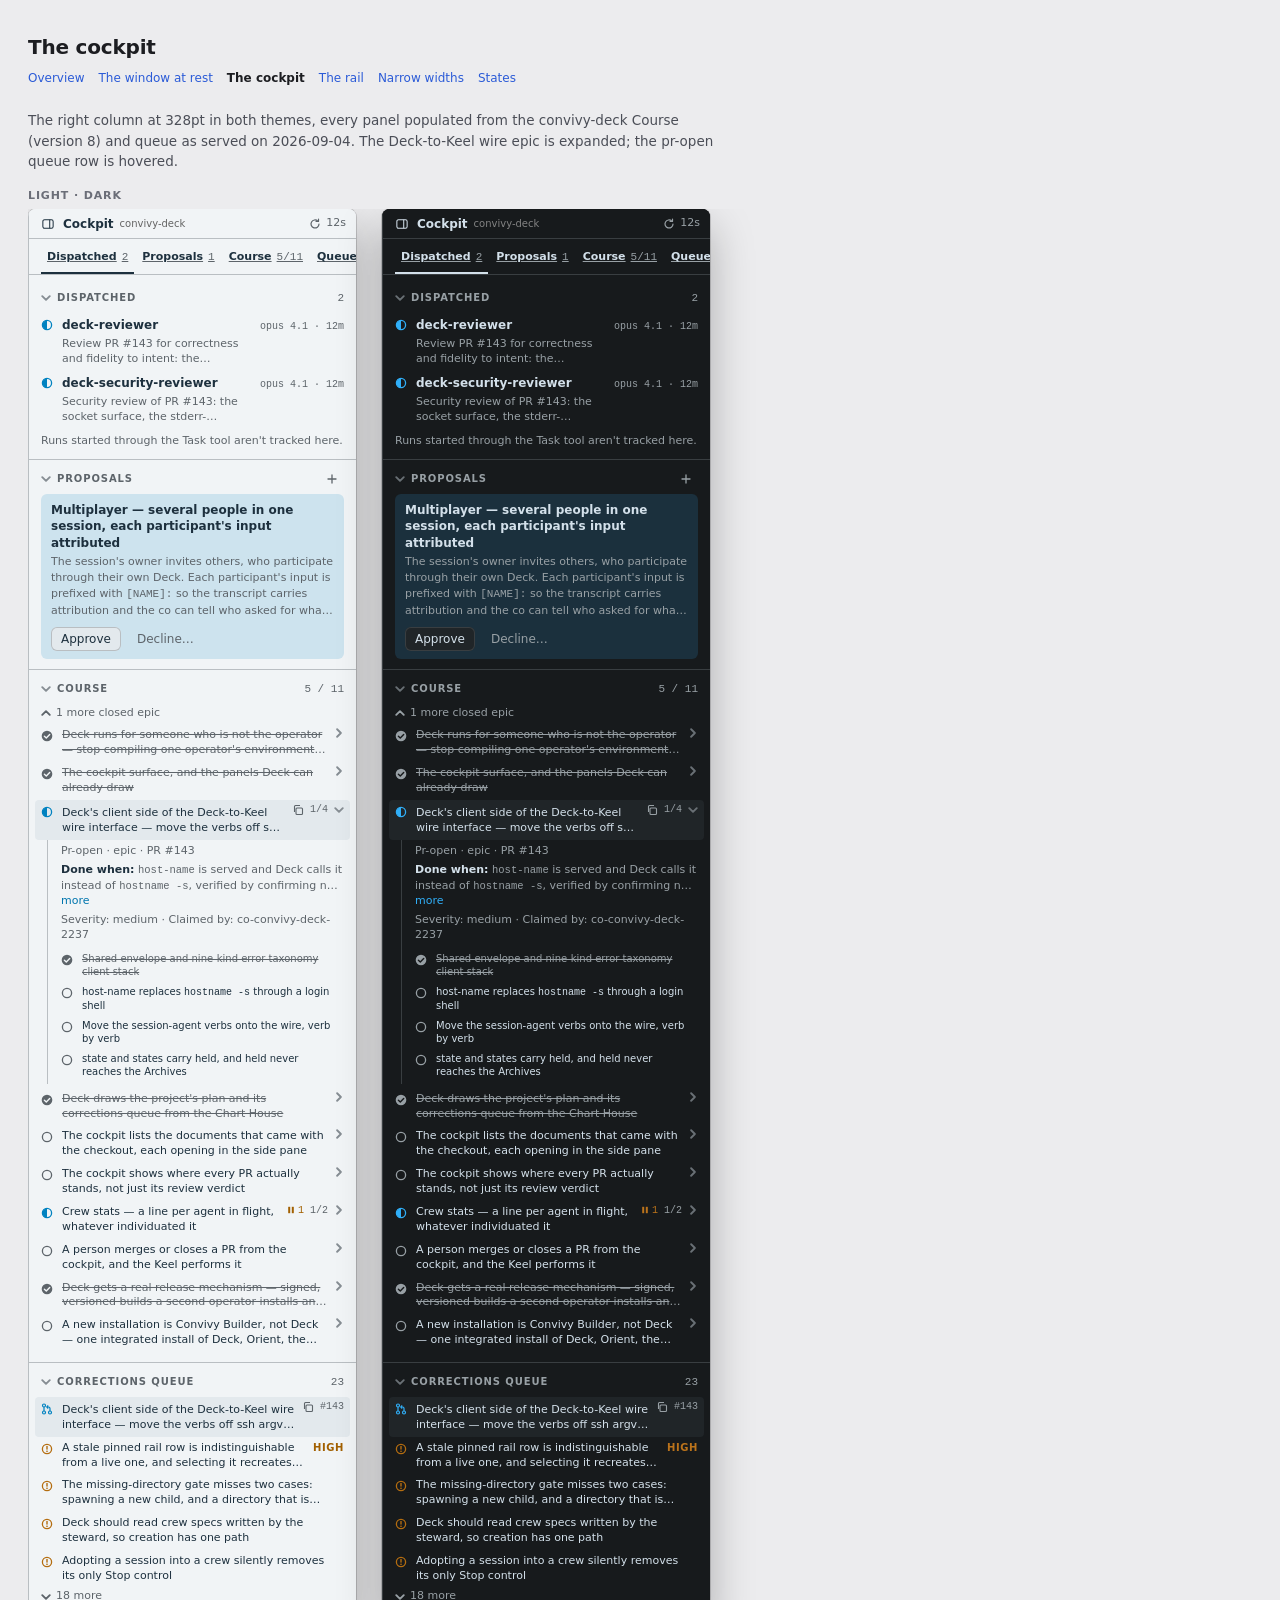
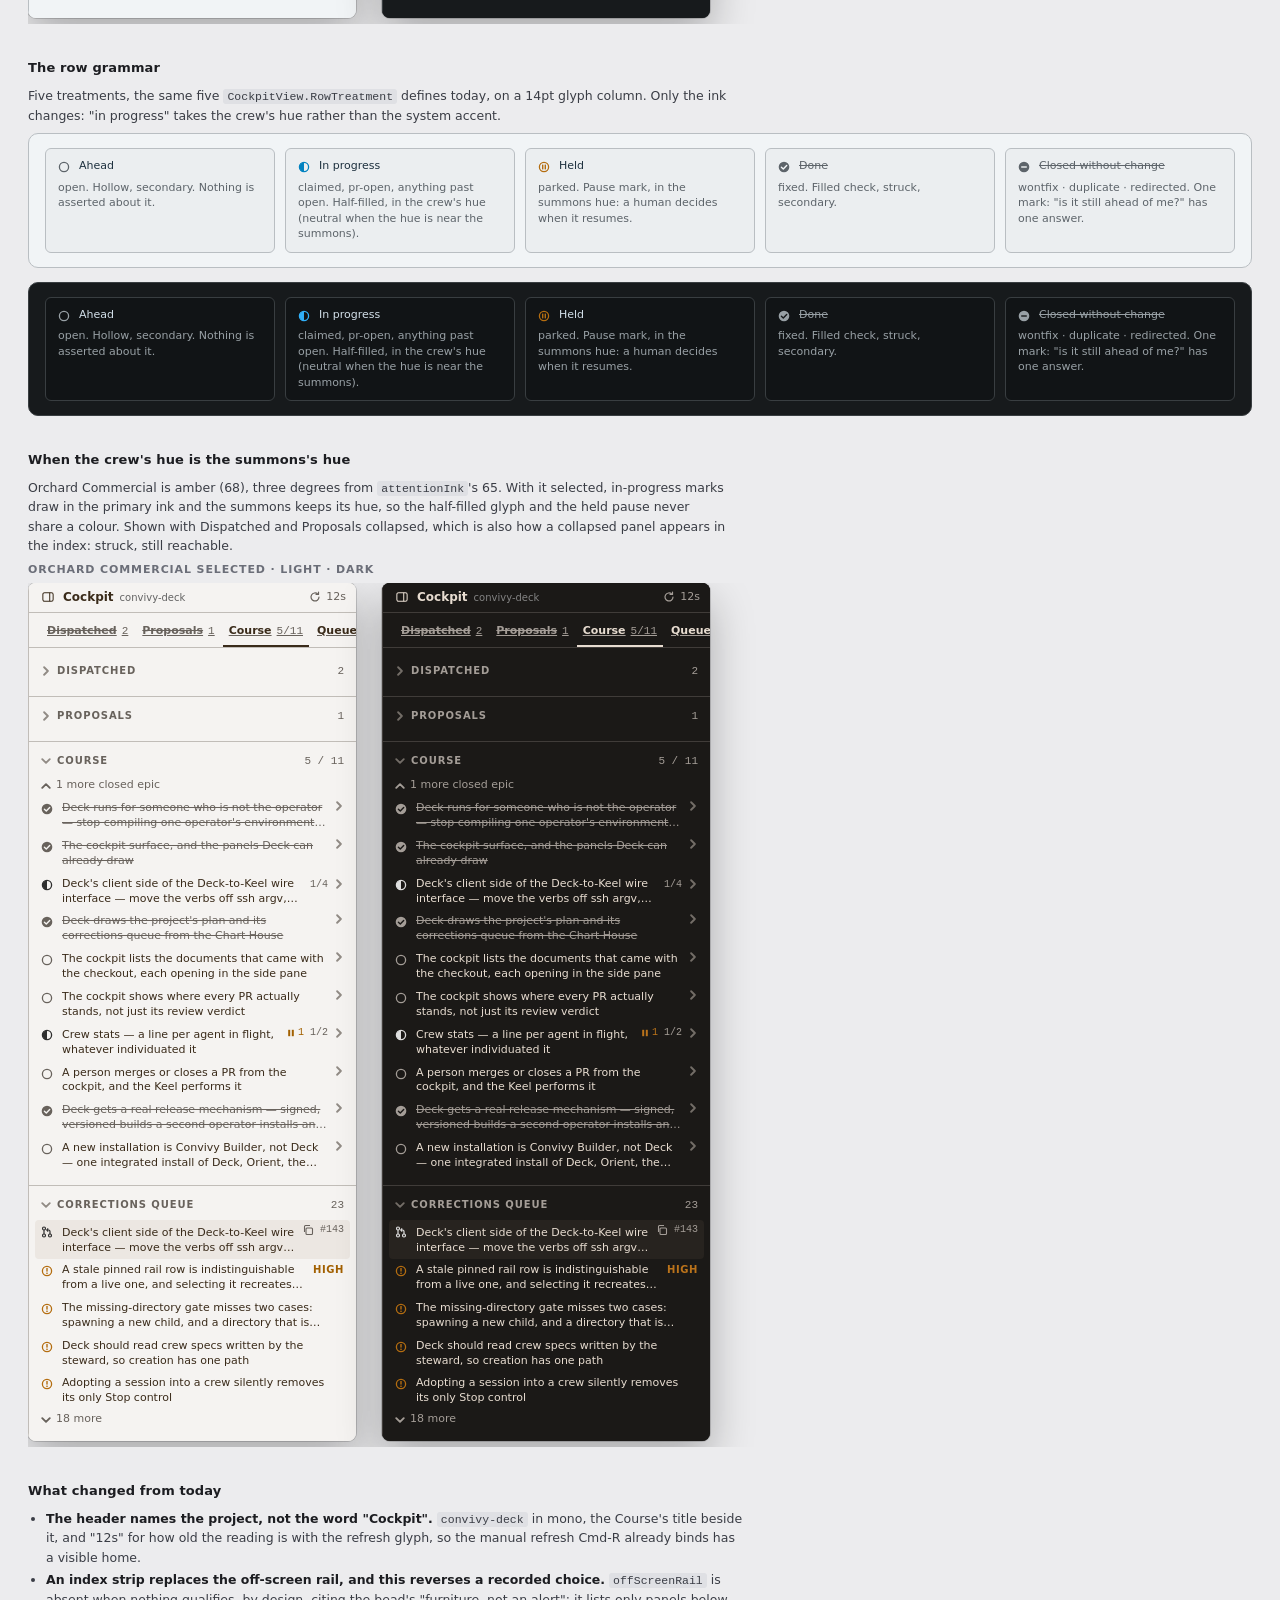
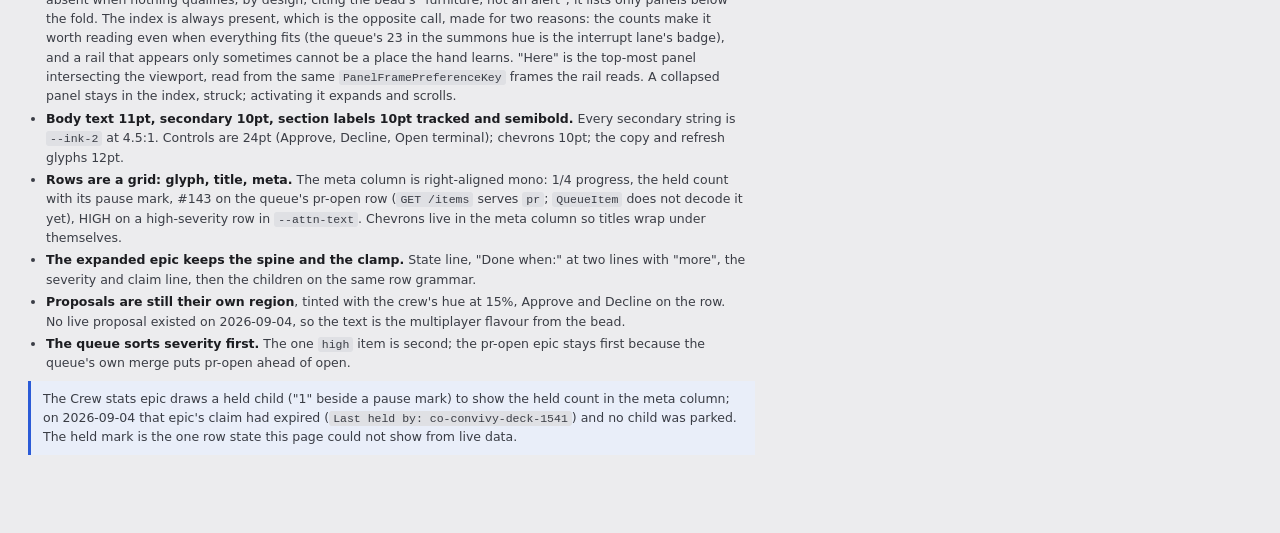
<file: design/redesign/02-cockpit.html>
<!doctype html>
<meta charset="utf-8">
<meta name="viewport" content="width=device-width, initial-scale=1">
<title>The cockpit</title>
<style>

/* deck.css — shared tokens and components for the redesign mocks.
   Tokens are generated by build.py's solver; edit build.py, not this file. */

:root {
  --font-ui: -apple-system, BlinkMacSystemFont, "SF Pro Text", "Helvetica Neue", system-ui, sans-serif;
  --font-mono: ui-monospace, "SF Mono", SFMono-Regular, Menlo, monospace;
  --font-prose: ui-serif, "New York", "Iowan Old Style", Georgia, "Times New Roman", serif;   /* session_view.py's own stack */
}

/* ---- the page around the mocks ---------------------------------------- */
html { color-scheme: light; }
body { margin: 0; padding: 32px 28px 72px; background: #ececee; color: #1c1d21; font: 13px/1.55 var(--font-ui); }
.doc { max-width: 1520px; margin: 0 auto; }
.doc h1 { font-size: 20px; font-weight: 600; letter-spacing: -.01em; margin: 0 0 6px; }
.doc h2 { font-size: 13px; font-weight: 600; margin: 34px 0 8px; letter-spacing: .01em; }
.doc .lede { font-size: 13.5px; color: #4b4e57; max-width: 82ch; margin: 0 0 18px; }
.doc .note { font-size: 12.5px; color: #3a3d45; max-width: 88ch; margin: 0 0 8px; }
.doc .note b { font-weight: 600; color: #1c1d21; }
.doc .note code, .doc .lede code, .doc td code { font: 11.5px var(--font-mono); background: #dfe0e4; padding: 1px 4px; border-radius: 3px; }
.doc ul.note { padding-left: 18px; }
.doc ul.note li { margin: 3px 0; }
.doc .nav { font-size: 12px; color: #5a5d66; margin: 0 0 22px; }
.doc .nav a { color: #2b5bd7; text-decoration: none; margin-right: 14px; }
.doc .nav a.here { color: #1c1d21; font-weight: 600; }
.doc .frames { display: flex; flex-direction: column; gap: 26px; }
.doc .frame-label { font: 600 11px/1 var(--font-ui); letter-spacing: .08em; text-transform: uppercase; color: #6b6e78; margin: 0 0 8px; }
.doc .scroller { overflow-x: auto; padding-bottom: 6px; }
.doc .risk { border-left: 3px solid #b8762a; padding: 8px 12px; background: #f4efe6; max-width: 88ch; }
.doc .finding { border-left: 3px solid #2b5bd7; padding: 8px 12px; background: #e9eef9; max-width: 88ch; }
.doc .concede { border-left: 3px solid #7a7d86; padding: 8px 12px; background: #e6e7ea; max-width: 88ch; }
.doc table { border-collapse: collapse; font-size: 12px; }
.doc th, .doc td { text-align: left; padding: 4px 10px 4px 0; border-bottom: 1px solid #d6d7db; vertical-align: top; }
.doc td.n { font-family: var(--font-mono); font-size: 11.5px; text-align: right; }
.doc td.pass { color: #1f7a3a; } .doc td.fail { color: #b3261e; }

/* ---- the window --------------------------------------------------------- */
.win {
  width: var(--w, 1440px); height: var(--hgt, 880px);
  border-radius: 10px; overflow: hidden; flex: none;
  box-shadow: 0 18px 44px rgba(0,0,0,.28), 0 0 0 1px rgba(0,0,0,.16);
  font: 12px/1.35 var(--font-ui);
  display: grid; grid-template-rows: 44px 1fr;
  background: var(--bg-chrome); color: var(--ink);
  -webkit-font-smoothing: antialiased; position: relative;
}
.mono { font-family: var(--font-mono); font-size: 11px; letter-spacing: -.01em; }
.num  { font-variant-numeric: tabular-nums; }
.dim  { color: var(--ink-2); }
.sectlabel { font: 600 10px/1 var(--font-ui); letter-spacing: .09em; text-transform: uppercase; color: var(--ink-2); }

/* ---- title bar + toolbar (NSToolbar, unified; controls at 28pt) ----------- */
.titlebar { display: grid; grid-template-columns: 1fr auto 1fr; align-items: center; padding: 0 12px; border-bottom: 1px solid var(--line); background: var(--bg-chrome); }
.lights { display: flex; gap: 8px; align-items: center; }
.lights i { width: 12px; height: 12px; border-radius: 50%; display: block; }
.lights i:nth-child(1) { background: #ff5f57; } .lights i:nth-child(2) { background: #febc2e; } .lights i:nth-child(3) { background: #28c840; }
.tb-left { display: flex; align-items: center; gap: 14px; }
.tb-title { font-size: 12.5px; font-weight: 600; color: var(--ink-2); text-align: center; }
.tb-title span { font-weight: 400; }
.tb-right { display: flex; justify-content: flex-end; gap: 8px; align-items: center; }
.tbtn { display: inline-flex; align-items: center; gap: 6px; height: 28px; padding: 0 9px; border-radius: 6px; color: var(--ink-2); font-size: 12px; font-weight: 500; }
.tbtn svg { width: 14px; height: 14px; }
.tbtn.on { background: var(--bg-hover); color: var(--ink); box-shadow: inset 0 0 0 1px var(--line); }
.tbtn .badge { font: 600 10px/1 var(--font-ui); padding: 4px 6px; border-radius: 9px; background: var(--attn-fill); color: #fff; }
.tbtn.sidebar { padding: 0 7px; }
/* the column occupant: one enum, one segmented control (Cockpit | Shell | Local | [Item/Viewer/Editor]) */
.seg { display: inline-flex; height: 28px; border-radius: 7px; box-shadow: inset 0 0 0 1px var(--line); background: var(--bg-rail); padding: 2px; gap: 2px; }
.seg span { display: inline-flex; align-items: center; gap: 5px; padding: 0 9px; border-radius: 5px; font-size: 12px; font-weight: 500; color: var(--ink-2); }
.seg span svg { width: 13px; height: 13px; }
.seg span.on { background: var(--bg-input); color: var(--ink); box-shadow: 0 1px 2px var(--shadow); }
.seg span.doc { color: var(--ink); }

/* ---- body split ---------------------------------------------------------- */
.body { display: grid; grid-template-columns: var(--rail-w, 216px) 1fr var(--cock-w, 328px); min-height: 0; }
.body.no-cockpit { grid-template-columns: var(--rail-w, 216px) 1fr; }
.body.no-rail { grid-template-columns: 1fr var(--cock-w, 328px); }
.body.no-rail.no-cockpit { grid-template-columns: 1fr; }
.body.dots { --rail-w: 44px; }

/* ---- the rail ------------------------------------------------------------ */
.rail { background: var(--bg-rail); border-right: 1px solid var(--line); display: flex; flex-direction: column; min-height: 0; position: relative; }
.rail .list { flex: 1; overflow: hidden; padding-top: 6px; position: relative; }
.rail .foot { border-top: 1px solid var(--line); }
.row { display: flex; align-items: center; gap: 8px; height: 26px; padding: 0 10px 0 12px; position: relative; color: var(--ink); }
.row .name { font-size: 13px; flex: 1; min-width: 0; overflow: hidden; text-overflow: ellipsis; white-space: nowrap; }
.row.child { padding-left: 32px; }
.row.child::before { content: ""; position: absolute; left: 17px; top: 0; bottom: 0; width: 1px; background: var(--line); }   /* the spine */
.row.child.last::before { bottom: 50%; }
.row.child::after { content: ""; position: absolute; left: 17px; top: 50%; width: 7px; height: 1px; background: var(--line); } /* the tick */
.row.sel { background: var(--accent-wash); }
.row.sel .mark { color: var(--mark-sel); }
.row.off .name { color: var(--ink-2); }
.row .trail { display: flex; align-items: center; gap: 5px; color: var(--ink-2); font-size: 10.5px; }
.row .trail svg { width: 10px; height: 10px; color: var(--ink-3); }
.row .summons { position: absolute; left: 0; top: 0; bottom: 0; width: 3px; background: var(--attn-mark); }
.row .warn { color: var(--attn-mark); width: 10px; height: 10px; }
.rail .sect { padding: 12px 12px 4px; }
.rail .bead { padding: 10px 12px 10px; display: flex; flex-direction: column; gap: 5px; }
.rail .bead .t { font-size: 12.5px; font-weight: 500; line-height: 1.3; white-space: nowrap; overflow: hidden; text-overflow: ellipsis; }
.meter { height: 3px; border-radius: 2px; background: var(--line); overflow: hidden; }
.meter i { display: block; height: 100%; background: var(--accent-mark); }
.rail .bead .f { font-size: 11px; color: var(--ink-2); display: flex; justify-content: space-between; }
.rail .newbtn { display: flex; align-items: center; gap: 6px; height: 34px; padding: 0 12px; font-size: 12px; font-weight: 500; color: var(--ink-2); border-top: 1px solid var(--line); }
.rail .newbtn svg { width: 12px; height: 12px; }
/* the summons that scrolled off: a chip pinned to the list's bottom edge, the rail's own offScreen rule */
.rail .offscreen { position: absolute; left: 0; right: 0; bottom: 0; height: 22px; display: flex; align-items: center; justify-content: center; gap: 4px; background: var(--bg-rail); border-top: 1px solid var(--line); color: var(--attn-text); font: 600 10.5px var(--font-ui); }
.rail .offscreen svg { width: 10px; height: 10px; }
.rail.dots .offscreen span { display: none; }
.rail .offscreen i { width: 3px; height: 12px; background: var(--attn-mark); display: inline-block; }
/* collapsed to marks */
.rail.dots .row { padding: 0; justify-content: center; height: 30px; }
.rail.dots .row.child { padding-left: 10px; height: 24px; }
.rail.dots .row.child::before { display: none; }
.rail.dots .row.child::after { left: 12px; width: 6px; }   /* the tick survives: a child is still a child at 44pt */
.rail.dots .row.child .mark { transform: scale(.85); }
.rail.dots .sect { height: 1px; padding: 0; margin: 8px 12px; background: var(--line); overflow: hidden; color: transparent; font-size: 0; }   /* a rule, not a label */
.rail.dots .bead { padding: 10px 10px; }
.rail.dots .bead .t, .rail.dots .bead .f, .rail.dots .bead .sectlabel { display: none; }
.rail.dots .newbtn span { display: none; }
.rail.dots .newbtn { justify-content: center; padding: 0; }

/* ---- session marks: shape carries state, colour carries identity --------- */
.mark { width: 14px; height: 14px; display: inline-flex; align-items: center; justify-content: center; flex: none; color: var(--mark); }
.mark svg { width: 14px; height: 14px; overflow: visible; }
.mark.off { opacity: .3; }
.mark.would { opacity: .3; }                  /* a hue this row WOULD take: a preview, drawn at the stopped row's 30% */
.mark.busy svg { animation: spin 1.4s linear infinite; }
.mark.listening svg { animation: breathe 1.1s ease-in-out infinite alternate; }
.mark.needs { color: var(--attn-mark); }
.mark.term { color: var(--ink-2); font-size: 13px; }
.mark.start svg { color: var(--ink-3); }       /* a catalog row: hollow, so it cannot be mistaken for a stopped crew's dimmed square */
@keyframes spin { to { transform: rotate(360deg); } }
@keyframes breathe { from { color: var(--mark) } to { color: var(--mark-pulse) } }
@media (prefers-reduced-motion: reduce) { .mark svg, .halo, .cursor { animation: none !important; } }

/* ---- centre column -------------------------------------------------------- */
.centre { display: grid; grid-template-rows: 34px 1fr auto 26px; min-width: 0; min-height: 0; background: var(--bg-canvas); }
.centre.no-ribbon { grid-template-rows: 34px 1fr auto; }

/* the co's row: who, what it says it is doing (or what the pane has to say instead), vitals */
.sess { display: flex; align-items: center; gap: 10px; padding: 0 12px; border-bottom: 1px solid var(--line); background: var(--bg-chrome); min-width: 0; }
.sess .who { display: flex; align-items: center; gap: 7px; flex: none; }
.sess .who b { font-size: 12.5px; font-weight: 600; }
.sess .working { flex: 1; min-width: 0; display: flex; align-items: baseline; gap: 6px; font-size: 12px; }
.sess .working .txt { overflow: hidden; text-overflow: ellipsis; white-space: nowrap; }
.sess .working .age { color: var(--ink-2); flex: none; font-variant-numeric: tabular-nums; }
.sess .working .age.stale { color: var(--warn); }
.sess .status { flex: 1; min-width: 0; font-size: 12px; overflow: hidden; text-overflow: ellipsis; white-space: nowrap; color: var(--ink-2); }
.sess .status.err { color: var(--err); }
.vitals { display: flex; align-items: center; gap: 12px; flex: none; }
.vit { display: inline-flex; align-items: center; gap: 5px; color: var(--ink-2); font-size: 11px; white-space: nowrap; }
.vit svg { width: 12px; height: 12px; }
.vit .ctx { display: inline-flex; align-items: center; gap: 6px; }
.vit .ctx .meter { width: 44px; height: 4px; background: var(--line); }
.vit .ctx .meter i { background: var(--ink-2); }
.vit .ctx.soft .meter i { background: var(--warn); } .vit .ctx.soft { color: var(--warn); }
.vit .ctx.hard .meter i { background: var(--err); } .vit .ctx.hard { color: var(--err); }
.vit.warn { color: var(--warn); }
.vit.pr { color: var(--attn-text); }
.vit.asof { color: var(--ink-2); }
.vitals.compact .vit:not(.keep) { display: none; }

/* the conversation: a document, as session_view.py already draws it — serif prose, mono for the machine */
.convo { overflow: hidden; position: relative; display: flex; flex-direction: column; justify-content: flex-end; padding: 0 0 14px; min-height: 0; }
.convo .inner { max-width: 46rem; width: 100%; margin: 0 auto; padding: 0 28px; box-sizing: border-box; }
.turn { margin: 0 0 17px; }
.turn .whom { font: 600 10.5px/1 var(--font-ui); letter-spacing: .06em; text-transform: uppercase; color: var(--ink-2); margin: 0 0 5px; display: flex; align-items: center; gap: 8px; }
.turn .whom time { font-weight: 400; letter-spacing: 0; text-transform: none; }
.turn p { font: 15.75px/1.65 var(--font-prose); margin: 0 0 8px; color: var(--ink); }   /* SessionTypography: 15px root × 1.05, leading 1.65, user-adjustable */
.turn.you .msg { border-left: 3px solid currentColor; padding-left: .8rem; opacity: .95; }   /* session_view .you .body */
.turn.you.held .msg { border-left: 1px dashed currentColor; opacity: .55; }                   /* session_view .you.held .body */
.turn code { font: 12.5px var(--font-mono); background: var(--code-bg); padding: 1px 4px; border-radius: 3px; }
.tool { display: flex; align-items: center; gap: 6px; height: 22px; padding: 0 2px; margin: 2px 0; font: 11.5px var(--font-mono); color: var(--ink-2); }   /* session_view <details><summary> */
.tool .verb { color: var(--ink); font-weight: 600; }
.tool > span:not(.verb) { min-width: 0; overflow: hidden; text-overflow: ellipsis; white-space: nowrap; }
.tool svg { width: 9px; height: 9px; color: var(--ink-3); flex: none; }
.convo .fade { position: absolute; left: 0; right: 0; top: 0; height: 36px; background: linear-gradient(to top, transparent, var(--bg-canvas)); pointer-events: none; }
.convo .cursor { display: inline-block; width: 7px; height: 14px; background: var(--accent-mark); vertical-align: -2px; margin-left: 2px; animation: blink 1s steps(2) infinite; }
.convo.veiled .inner { opacity: .45; }
@keyframes blink { 50% { opacity: 0 } }

/* the operator's rows: live state + composer, or the gate, or the fallback */
.oper { border-top: 1px solid var(--line); background: var(--bg-chrome); padding: 8px 12px 10px; display: flex; flex-direction: column; gap: 8px; }
.live { display: flex; align-items: center; gap: 8px; font-size: 11.5px; }
.live .state { font-weight: 500; }
.live .quiet { color: var(--ink-2); font-variant-numeric: tabular-nums; }
.live .bg { display: inline-flex; align-items: center; gap: 5px; color: var(--ink-2); }
.live .bg i { width: 5px; height: 5px; border-radius: 50%; background: var(--ink-2); animation: breathe2 .9s ease-in-out infinite alternate; }
@keyframes breathe2 { to { opacity: .25 } }
.live .err { color: var(--err); overflow: hidden; text-overflow: ellipsis; white-space: nowrap; }
.composer { border: 1px solid var(--line); border-radius: 7px; background: var(--bg-input); display: flex; flex-direction: column; box-shadow: 0 1px 2px var(--shadow); }
.composer .text { padding: 9px 12px 4px; font-size: 13px; line-height: 1.45; min-height: 42px; color: var(--ink); }
.composer .text .ph { color: var(--ink-2); }
.composer .bar { display: flex; align-items: center; gap: 8px; padding: 4px 8px 6px 10px; }
.composer .cmd { display: inline-flex; align-items: center; gap: 5px; color: var(--ink-2); font-size: 11.5px; }
.composer .cmd svg { width: 12px; height: 12px; }
.composer .held { color: var(--ink-2); font-size: 11.5px; display: inline-flex; gap: 6px; align-items: center; }
.composer .hint { margin-left: auto; font-size: 11px; color: var(--ink-2); }
.btn { display: inline-flex; align-items: center; justify-content: center; height: 24px; padding: 0 10px; border-radius: 6px; font-size: 12px; font-weight: 500; color: var(--ink); white-space: nowrap; background: var(--bg-hover); box-shadow: inset 0 0 0 1px var(--line); gap: 5px; }
.btn.primary { background: var(--accent-fill); color: #fff; box-shadow: none; }
.btn.ghost { background: transparent; box-shadow: none; color: var(--ink-2); }
.btn svg { width: 12px; height: 12px; }
.fallback { display: flex; align-items: center; gap: 10px; font-size: 12.5px; font-weight: 500; padding: 6px 0 2px; }
/* the gate: GatePanel, at most 340pt, scrolling */
.gate { display: flex; flex-direction: column; gap: 10px; max-height: 340px; overflow: hidden; padding: 4px 0 2px; }
.gate .gh { display: flex; align-items: baseline; gap: 8px; }
.gate .gh .rem { font-size: 11.5px; color: var(--ink-2); }
.gate .q { font-size: 13px; font-weight: 500; line-height: 1.4; }
.opt { display: grid; grid-template-columns: 22px 1fr auto; align-items: baseline; gap: 8px; padding: 8px 10px; border: 1px solid var(--line); border-radius: 6px; background: var(--bg-input); }
.opt .n { font: 600 11px var(--font-mono); color: var(--ink-2); }
.opt .l { font-size: 12.5px; line-height: 1.4; }
.opt .d { font-size: 11.5px; color: var(--ink-2); margin-top: 2px; }
.opt .k { font: 11px var(--font-mono); color: var(--ink-3); }
.opt.rec { border-color: var(--accent-mark); }
.gate .foot { display: flex; align-items: center; gap: 8px; font-size: 11.5px; color: var(--ink-2); }
/* the raw terminal fallback */
.termhdr { display: flex; align-items: center; justify-content: space-between; padding: 6px 12px; border-bottom: 1px solid var(--line); background: var(--bg-chrome); font-size: 12px; color: var(--ink-2); }
.rawterm { flex: 1; padding: 10px 12px; font: 11.5px/1.5 var(--font-mono); color: var(--ink); white-space: pre; overflow: hidden; }
.rawterm .p { color: var(--accent-text); }

/* the waypoint ribbon: the last row, always */
.ribbon { display: flex; align-items: center; gap: 8px; padding: 0 10px; white-space: nowrap; border-top: 1px solid var(--line); background: var(--bg-chrome); overflow: hidden; }
.ribbon .scroll { display: flex; align-items: center; gap: 2px; overflow: hidden; flex: 1; min-width: 0;
  -webkit-mask-image: linear-gradient(to right, #000 calc(100% - 48px), transparent); mask-image: linear-gradient(to right, #000 calc(100% - 48px), transparent); }
.wp { display: inline-flex; align-items: center; gap: 6px; flex: none; }
.wp .dot { width: 8px; height: 8px; border-radius: 50%; position: relative; flex: none; }
.wp.done .dot { background: var(--ink-2); }
.wp.cur  .dot { background: var(--prog-mark); }
.wp.ahead .dot { background: var(--line); box-shadow: inset 0 0 0 1px var(--ink-3); }
.wp .lbl { font-size: 11px; color: var(--ink-2); padding-right: 2px; }
.wp.done .lbl { text-decoration: line-through; }
.wp.cur .lbl { color: var(--prog-text); font-weight: 600; }
.wp .halo { position: absolute; inset: 0; border-radius: 50%; border: 1px solid var(--prog-mark); animation: halo 1.8s ease-out infinite; }
@keyframes halo { from { transform: scale(1); opacity: .7 } to { transform: scale(2.1); opacity: 0 } }
.ribbon .rule { width: 14px; height: 1px; background: var(--line); flex: none; }
.ribbon .pos { flex: none; font-size: 10.5px; color: var(--ink-2); }

/* ---- the cockpit ---------------------------------------------------------- */
.cockpit { border-left: 1px solid var(--line); background: var(--bg-chrome); display: grid; grid-template-rows: auto 1fr; min-height: 0; min-width: 0; overflow: hidden; }
.cockpit > *, .sheet > * { min-width: 0; }
.win[style*="--hgt:auto"] .cockpit .scroll { overflow: visible; }
.cockpit .head { padding: 0; }
.cockpit .head .band .asof { font-size: 11px; color: var(--ink-2); display: inline-flex; gap: 5px; align-items: center; }
.cockpit .head .band .asof svg { width: 12px; height: 12px; }
.cockpit .index { display: flex; gap: 2px; padding: 6px 12px 0; border-bottom: 1px solid var(--line); }
.cockpit .index a { padding: 5px 6px 7px; font-size: 11px; color: var(--ink-2); border-bottom: 2px solid transparent; display: inline-flex; gap: 5px; align-items: baseline; }
.cockpit .index a b { font-weight: 600; color: var(--ink); }
.cockpit .index a .n { font: 11px var(--font-mono); color: var(--ink-2); }
.cockpit .index a.here { border-bottom-color: var(--ink); }
.cockpit .index a.collapsed b { color: var(--ink-2); text-decoration: line-through; }   /* a collapsed panel stays in the index, struck */
.cockpit .index a .n.hot { color: var(--attn-text); font-weight: 600; }
.cockpit .scroll { overflow: hidden; padding: 4px 0 0; }

/* The right column's band (B2, ColumnBand): icon, title, place line, then the tab's own controls. Its
   surface and its rule are the tab's identity: a crew's band takes the crew's colour, the laptop's
   takes graphite, and the Cockpit's stays neutral with a plain separator. The app truncates the place
   line in the middle and keeps the full text in a tooltip; CSS can only truncate at the end. */
.band { display: flex; align-items: center; gap: 6px; height: 30px; box-sizing: border-box; padding: 0 10px; background: var(--bg-chrome); border-bottom: 1px solid var(--line); min-width: 0; }
.band .bi { width: 18px; flex: none; display: inline-flex; justify-content: center; color: var(--ink); }
.band .bi svg { width: 12px; height: 12px; }
.band .bt { font: 600 12px var(--font-ui); flex: none; white-space: nowrap; }
.band .bp { flex: 1; min-width: 0; overflow: hidden; text-overflow: ellipsis; white-space: nowrap; font: 10px var(--font-ui); color: var(--neutral-place); }
.band .tr { margin-left: auto; flex: none; display: inline-flex; gap: 6px; align-items: center; }
.band.crew { background: var(--band); border-bottom: 2px solid var(--band-ink); }
.band.crew .bi { color: var(--band-ink); }
.band.crew .bp { color: var(--band-place); }
.band.gr { background: var(--gr-band); border-bottom: 2px solid var(--gr-ink); }
.band.gr .bi { color: var(--gr-ink); }
.band.gr .bp { color: var(--gr-place); }
.tbody { flex: 1; min-height: 0; overflow: hidden; padding: 10px 12px; font: 11.5px/1.55 var(--font-mono); color: var(--ink); background: var(--bg-canvas); }
.tbody.gr { background: var(--gr-canvas); }
.tbody .dim { color: var(--ink-2); }
.sbody { flex: 1; min-height: 0; overflow: hidden; padding: 12px; background: var(--bg-canvas); font: 12px/1.5 var(--font-ui); }
.sbody .card { background: var(--bg-input); border: 1px solid var(--line); border-radius: 6px; padding: 8px 10px; margin-bottom: 8px; }
.sbody .cid { font: 10px/1.2 var(--font-mono); color: var(--canvas-place); margin-bottom: 4px; }
.sbody .flag { font: 600 10px var(--font-ui); color: var(--attn-text); }
.panel { padding: 8px 12px 10px; border-bottom: 1px solid var(--line); }
.panel:last-child { border-bottom: 0; }
.panel .ph { display: flex; align-items: center; gap: 6px; height: 22px; margin-bottom: 4px; }
.panel .ph svg.chev { width: 10px; height: 10px; color: var(--ink-3); }
.panel .ph .cnt { margin-left: auto; font: 11px var(--font-mono); color: var(--ink-2); }
.panel .ph .act { margin-left: auto; display: inline-flex; gap: 6px; }
.panel .empty { font-size: 11.5px; color: var(--ink-2); padding: 2px 0; }
.panel .empty.err { color: var(--err); }
.panel .foot { font-size: 11px; color: var(--ink-2); margin-top: 6px; }
.unresolved { padding: 14px 12px; font-size: 12px; color: var(--ink-2); line-height: 1.45; }

/* one row grammar for every list in the cockpit */
.crow { display: grid; grid-template-columns: 14px 1fr auto; column-gap: 7px; align-items: baseline; padding: 4px 0; position: relative; }
.crow .g { width: 12px; height: 12px; align-self: start; margin-top: 2px; color: var(--ink-2); }
.crow .g svg { width: 12px; height: 12px; display: block; }
.crow .g.prog, .crow .g.pr { color: var(--prog-mark); }
.crow .g.held, .crow .g.attn { color: var(--attn-mark); }
.crow .t { font-size: 11px; line-height: 1.35; display: -webkit-box; -webkit-line-clamp: 2; -webkit-box-orient: vertical; overflow: hidden; }
.crow.done .t, .crow.closed .t { color: var(--ink-2); text-decoration: line-through; }
.crow .m { font: 10px var(--font-mono); color: var(--ink-2); white-space: nowrap; display: inline-flex; align-items: center; gap: 6px; }
.crow .m .held { color: var(--attn-text); display: inline-flex; gap: 2px; align-items: center; }
.crow .m .held svg { width: 10px; height: 10px; }
.crow .m .chev { width: 10px; height: 10px; color: var(--ink-3); }
.crow .m .sev { font: 600 10px/1 var(--font-ui); letter-spacing: .06em; text-transform: uppercase; color: var(--attn-text); }
.crow.hover { background: var(--bg-hover); margin: 0 -6px; padding-left: 6px; padding-right: 6px; border-radius: 4px; }
.crow .copy { width: 12px; height: 12px; color: var(--ink-2); }

/* an expanded epic: the spine, the interior, the children */
.epic { position: relative; margin: 0 0 4px 6px; padding: 2px 0 2px 14px; }
.epic::before { content: ""; position: absolute; left: 0; top: 0; bottom: 0; width: 1px; background: var(--line); }
.epic .state { font-size: 11px; color: var(--ink-2); margin: 2px 0 4px; }
.epic .cap { font-size: 11px; line-height: 1.4; color: var(--ink-2); display: -webkit-box; -webkit-line-clamp: 2; -webkit-box-orient: vertical; overflow: hidden; }
.epic .cap b { font-weight: 600; color: var(--ink); }
.epic .more { font-size: 11px; color: var(--accent-text); margin: 1px 0 4px; }
.epic .meta { font-size: 11px; color: var(--ink-2); margin: 0 0 6px; }
.epic .kids .crow { padding: 3px 0; }
.epic .kids .t { font-size: 10px; }
.epic .loading { display: inline-flex; gap: 6px; align-items: center; font-size: 11px; color: var(--ink-2); }
.epic .loading i { width: 10px; height: 10px; border: 1.5px solid var(--line); border-top-color: var(--ink-2); border-radius: 50%; animation: spin 1s linear infinite; }

.affordance { display: inline-flex; align-items: center; gap: 5px; font-size: 11px; color: var(--ink-2); padding: 2px 0 4px; }
.affordance svg { width: 10px; height: 10px; }

/* dispatched: an agent in flight */
.run .t b { font-weight: 600; font-size: 12px; }
.run .task { font-size: 11px; color: var(--ink-2); line-height: 1.4; display: -webkit-box; -webkit-line-clamp: 2; -webkit-box-orient: vertical; overflow: hidden; margin-top: 2px; }

/* proposals: their own region, tinted, with the verbs on the row */
.prop { padding: 8px 10px; border-radius: 6px; background: var(--accent-wash); margin-top: 2px; }
.prop .t { font-size: 12px; font-weight: 600; margin-bottom: 3px; }
.prop .b { font-size: 11px; line-height: 1.45; color: var(--ink-2); display: -webkit-box; -webkit-line-clamp: 4; -webkit-box-orient: vertical; overflow: hidden; }
.prop .acts { display: flex; gap: 6px; margin-top: 8px; }

/* the item detail pane, in the column or the sheet */
.item { display: grid; grid-template-rows: auto 1fr auto; min-height: 0; }
.item .ih { display: flex; align-items: baseline; gap: 6px; padding: 8px 12px; border-bottom: 1px solid var(--line); }
.item .ih .t { font-size: 12.5px; font-weight: 500; line-height: 1.35; flex: 1; }
.item .ih .p { font: 11px var(--font-mono); color: var(--ink-2); }
.item .ibody { padding: 12px 14px; overflow: hidden; font: 13.5px/1.6 var(--font-prose); }
.item .ibody h4 { font: 600 11px/1 var(--font-ui); letter-spacing: .06em; text-transform: uppercase; color: var(--ink-2); margin: 12px 0 6px; }
.item .ibody p { margin: 0 0 8px; }
.item .ibody code { font: 11.5px var(--font-mono); background: var(--code-bg); padding: 1px 4px; border-radius: 3px; }
.item .ibody .cm { font: 12px/1.5 var(--font-ui); color: var(--ink-2); border-left: 2px solid var(--line); padding-left: 10px; margin: 6px 0; }
.item .acts { display: flex; gap: 6px; padding: 8px 12px; border-top: 1px solid var(--line); flex-wrap: wrap; }

/* narrow: the cockpit as a sheet over the conversation */
.sheet { position: absolute; top: 44px; right: 0; bottom: 0; width: 340px; background: var(--bg-chrome); border-left: 1px solid var(--line); box-shadow: -12px 0 32px var(--shadow); display: grid; grid-template-rows: auto 1fr; z-index: 3; }
.sheet.item { grid-template-rows: auto 1fr auto; }
.scrim { position: absolute; inset: 44px 0 0 0; background: rgba(0,0,0,.18); z-index: 2; }

/* narrow: a compact composer */
.composer.compact .hint { display: none; }
.composer.compact .btn .lbl { display: none; }
.composer.compact .btn { padding: 0 7px; }
.composer.compact .cmd span { display: none; }

/* ---- the legends ---------------------------------------------------------- */
.grammar { display: grid; grid-template-columns: repeat(5, 1fr); gap: 10px; }
.grammar .cell { padding: 10px 12px; border-radius: 6px; background: var(--bg-rail); border: 1px solid var(--line); }
.grammar .cell .crow { padding: 0; }
.grammar .cell .why { font-size: 11px; color: var(--ink-2); margin-top: 6px; line-height: 1.4; }
.marks { display: grid; grid-template-columns: repeat(7, 1fr); gap: 10px; }
.marks .cell { padding: 10px 12px; border-radius: 6px; background: var(--bg-rail); border: 1px solid var(--line); display: flex; gap: 10px; align-items: flex-start; }
.marks .cell .lab { font-size: 11.5px; font-weight: 600; }
.marks .cell .why { font-size: 11px; color: var(--ink-2); line-height: 1.4; margin-top: 2px; }
.strip { padding: 14px 16px; border-radius: 10px; }
.swatches { display: flex; gap: 8px; flex-wrap: wrap; }
.sw { display: inline-flex; align-items: center; gap: 6px; font-size: 11px; padding: 4px 8px; border-radius: 5px; background: var(--bg-rail); border: 1px solid var(--line); }
.sw i { width: 12px; height: 12px; border-radius: 3px; display: inline-block; }

/* ---- generated tokens: one block per (appearance, selected-crew hue) ---- */
.win[data-theme="light"][data-hue="29"] {
  --bg-chrome: #f6f2f2;
  --bg-rail: #f1eceb;
  --bg-canvas: #fff4f2;
  --bg-input: #fffcfb;
  --bg-hover: #ede6e5;
  --ink: #3e2724;
  --ink-2: #6a615f;
  --ink-3: #938a88;
  --line: #c3bcbb;
  --line-2: #d5cfcf;
  --accent-text: #c04639;
  --accent-mark: #c74c3f;
  --accent-fill: #c74c3f;
  --accent-wash: #efd9d7;
  --prog-text: #3e2724;
  --prog-mark: #2e2e2e;
  --attn-mark: #b46d10;
  --attn-text: #a26001;
  --attn-fill: #aa6501;
  --warn: #816d1c;
  --err: #c92f33;
  --ok: #1d7d3e;
  --code-bg: #f3e8e7;
  --band: #fff9f9;
  --band-ink: #c74c3f;
  --band-place: #636363;
  --canvas-place: #636363;
  --neutral-place: #636363;
  --gr-canvas: #eeeeee;
  --gr-band: #f7f7f7;
  --gr-ink: #7a7a7a;
  --gr-place: #636363;
  --shadow: rgba(0,0,0,.10);
}
.win[data-theme="light"][data-hue="29"] .hue-29 { --mark: #c74c3f; --mark-sel: #c74c3f; --mark-pulse: #9e241b; }
.win[data-theme="light"][data-hue="29"] .hue-68 { --mark: #ab6901; --mark-sel: #ab6901; --mark-pulse: #7c4b01; }
.win[data-theme="light"][data-hue="29"] .hue-95 { --mark: #917900; --mark-sel: #917900; --mark-pulse: #695701; }
.win[data-theme="light"][data-hue="29"] .hue-145 { --mark: #299236; --mark-sel: #258f33; --mark-pulse: #006b19; }
.win[data-theme="light"][data-hue="29"] .hue-178 { --mark: #018e7a; --mark-sel: #028b77; --mark-pulse: #016758; }
.win[data-theme="light"][data-hue="29"] .hue-205 { --mark: #008b96; --mark-sel: #028792; --mark-pulse: #00646d; }
.win[data-theme="light"][data-hue="29"] .hue-240 { --mark: #0182c0; --mark-sel: #0182c0; --mark-pulse: #015e8c; }
.win[data-theme="light"][data-hue="29"] .hue-275 { --mark: #616ed7; --mark-sel: #616ed7; --mark-pulse: #4249af; }
.win[data-theme="light"][data-hue="29"] .hue-305 { --mark: #915dc5; --mark-sel: #915dc5; --mark-pulse: #6d389e; }
.win[data-theme="light"][data-hue="29"] .hue-350 { --mark: #bc4b87; --mark-sel: #bc4b87; --mark-pulse: #942464; }
.win[data-theme="light"][data-hue="68"] {
  --bg-chrome: #f5f3f1;
  --bg-rail: #f0edea;
  --bg-canvas: #fff5eb;
  --bg-input: #fffcf9;
  --bg-hover: #ece7e2;
  --ink: #3a2b1a;
  --ink-2: #68625c;
  --ink-3: #918b85;
  --line: #c1bdb8;
  --line-2: #d4d0cd;
  --accent-text: #9f6201;
  --accent-mark: #ab6901;
  --accent-fill: #a76700;
  --accent-wash: #eadecd;
  --prog-text: #3a2b1a;
  --prog-mark: #2e2e2e;
  --attn-mark: #b46d10;
  --attn-text: #a26001;
  --attn-fill: #aa6501;
  --warn: #816d1c;
  --err: #c92f33;
  --ok: #1d7d3e;
  --code-bg: #f1eae3;
  --band: #fffaf5;
  --band-ink: #ab6901;
  --band-place: #636363;
  --canvas-place: #636363;
  --neutral-place: #636363;
  --gr-canvas: #eeeeee;
  --gr-band: #f7f7f7;
  --gr-ink: #7a7a7a;
  --gr-place: #636363;
  --shadow: rgba(0,0,0,.10);
}
.win[data-theme="light"][data-hue="68"] .hue-29 { --mark: #c74c3f; --mark-sel: #c74c3f; --mark-pulse: #9e241b; }
.win[data-theme="light"][data-hue="68"] .hue-68 { --mark: #ab6901; --mark-sel: #ab6901; --mark-pulse: #7c4b01; }
.win[data-theme="light"][data-hue="68"] .hue-95 { --mark: #917900; --mark-sel: #917900; --mark-pulse: #695701; }
.win[data-theme="light"][data-hue="68"] .hue-145 { --mark: #299236; --mark-sel: #258f33; --mark-pulse: #006b19; }
.win[data-theme="light"][data-hue="68"] .hue-178 { --mark: #018e7a; --mark-sel: #028b77; --mark-pulse: #016758; }
.win[data-theme="light"][data-hue="68"] .hue-205 { --mark: #008b96; --mark-sel: #028792; --mark-pulse: #00646d; }
.win[data-theme="light"][data-hue="68"] .hue-240 { --mark: #0182c0; --mark-sel: #0182c0; --mark-pulse: #015e8c; }
.win[data-theme="light"][data-hue="68"] .hue-275 { --mark: #616ed7; --mark-sel: #616ed7; --mark-pulse: #4249af; }
.win[data-theme="light"][data-hue="68"] .hue-305 { --mark: #915dc5; --mark-sel: #915dc5; --mark-pulse: #6d389e; }
.win[data-theme="light"][data-hue="68"] .hue-350 { --mark: #bc4b87; --mark-sel: #bc4b87; --mark-pulse: #942464; }
.win[data-theme="light"][data-hue="95"] {
  --bg-chrome: #f4f3f0;
  --bg-rail: #eeedea;
  --bg-canvas: #faf7ea;
  --bg-input: #fefcf8;
  --bg-hover: #e9e8e2;
  --ink: #332e19;
  --ink-2: #65635c;
  --ink-3: #8e8c84;
  --line: #bfbeb8;
  --line-2: #d2d1cd;
  --accent-text: #836d01;
  --accent-mark: #917900;
  --accent-fill: #8a7302;
  --accent-wash: #e5e1cc;
  --prog-text: #332e19;
  --prog-mark: #2e2e2e;
  --attn-mark: #b46d10;
  --attn-text: #a26001;
  --attn-fill: #aa6501;
  --warn: #816d1c;
  --err: #c92f33;
  --ok: #1d7d3e;
  --code-bg: #edebe2;
  --band: #fdfbf4;
  --band-ink: #917900;
  --band-place: #636363;
  --canvas-place: #636363;
  --neutral-place: #636363;
  --gr-canvas: #eeeeee;
  --gr-band: #f7f7f7;
  --gr-ink: #7a7a7a;
  --gr-place: #636363;
  --shadow: rgba(0,0,0,.10);
}
.win[data-theme="light"][data-hue="95"] .hue-29 { --mark: #c74c3f; --mark-sel: #c74c3f; --mark-pulse: #9e241b; }
.win[data-theme="light"][data-hue="95"] .hue-68 { --mark: #ab6901; --mark-sel: #ab6901; --mark-pulse: #7c4b01; }
.win[data-theme="light"][data-hue="95"] .hue-95 { --mark: #917900; --mark-sel: #917900; --mark-pulse: #695701; }
.win[data-theme="light"][data-hue="95"] .hue-145 { --mark: #299236; --mark-sel: #258f33; --mark-pulse: #006b19; }
.win[data-theme="light"][data-hue="95"] .hue-178 { --mark: #018e7a; --mark-sel: #028b77; --mark-pulse: #016758; }
.win[data-theme="light"][data-hue="95"] .hue-205 { --mark: #008b96; --mark-sel: #028792; --mark-pulse: #00646d; }
.win[data-theme="light"][data-hue="95"] .hue-240 { --mark: #0182c0; --mark-sel: #0182c0; --mark-pulse: #015e8c; }
.win[data-theme="light"][data-hue="95"] .hue-275 { --mark: #616ed7; --mark-sel: #616ed7; --mark-pulse: #4249af; }
.win[data-theme="light"][data-hue="95"] .hue-305 { --mark: #915dc5; --mark-sel: #915dc5; --mark-pulse: #6d389e; }
.win[data-theme="light"][data-hue="95"] .hue-350 { --mark: #bc4b87; --mark-sel: #bc4b87; --mark-pulse: #942464; }
.win[data-theme="light"][data-hue="145"] {
  --bg-chrome: #f2f4f2;
  --bg-rail: #ebeeeb;
  --bg-canvas: #f0faf0;
  --bg-input: #fafefa;
  --bg-hover: #e5e9e5;
  --ink: #233323;
  --ink-2: #5f655f;
  --ink-3: #888e88;
  --line: #bbbfbb;
  --line-2: #cfd2ce;
  --accent-text: #097f23;
  --accent-mark: #299236;
  --accent-fill: #1c882d;
  --accent-wash: #d4e5d6;
  --prog-text: #097f23;
  --prog-mark: #299236;
  --attn-mark: #b46d10;
  --attn-text: #a26001;
  --attn-fill: #aa6501;
  --warn: #816d1c;
  --err: #c92f33;
  --ok: #1d7d3e;
  --code-bg: #e6ede6;
  --band: #f7fdf7;
  --band-ink: #299236;
  --band-place: #636363;
  --canvas-place: #636363;
  --neutral-place: #636363;
  --gr-canvas: #eeeeee;
  --gr-band: #f7f7f7;
  --gr-ink: #7a7a7a;
  --gr-place: #636363;
  --shadow: rgba(0,0,0,.10);
}
.win[data-theme="light"][data-hue="145"] .hue-29 { --mark: #c74c3f; --mark-sel: #c74c3f; --mark-pulse: #9e241b; }
.win[data-theme="light"][data-hue="145"] .hue-68 { --mark: #ab6901; --mark-sel: #ab6901; --mark-pulse: #7c4b01; }
.win[data-theme="light"][data-hue="145"] .hue-95 { --mark: #917900; --mark-sel: #917900; --mark-pulse: #695701; }
.win[data-theme="light"][data-hue="145"] .hue-145 { --mark: #299236; --mark-sel: #258f33; --mark-pulse: #006b19; }
.win[data-theme="light"][data-hue="145"] .hue-178 { --mark: #018e7a; --mark-sel: #028b77; --mark-pulse: #016758; }
.win[data-theme="light"][data-hue="145"] .hue-205 { --mark: #008b96; --mark-sel: #028792; --mark-pulse: #00646d; }
.win[data-theme="light"][data-hue="145"] .hue-240 { --mark: #0182c0; --mark-sel: #0182c0; --mark-pulse: #015e8c; }
.win[data-theme="light"][data-hue="145"] .hue-275 { --mark: #616ed7; --mark-sel: #616ed7; --mark-pulse: #4249af; }
.win[data-theme="light"][data-hue="145"] .hue-305 { --mark: #915dc5; --mark-sel: #915dc5; --mark-pulse: #6d389e; }
.win[data-theme="light"][data-hue="145"] .hue-350 { --mark: #bc4b87; --mark-sel: #bc4b87; --mark-pulse: #942464; }
.win[data-theme="light"][data-hue="178"] {
  --bg-chrome: #f1f4f3;
  --bg-rail: #eaefed;
  --bg-canvas: #ebfbf7;
  --bg-input: #f8fefc;
  --bg-hover: #e3eae8;
  --ink: #19342e;
  --ink-2: #5c6663;
  --ink-3: #858f8c;
  --line: #b9bfbe;
  --line-2: #cdd2d1;
  --accent-text: #007e6c;
  --accent-mark: #018e7a;
  --accent-fill: #018472;
  --accent-wash: #cde5e1;
  --prog-text: #007e6c;
  --prog-mark: #018e7a;
  --attn-mark: #b46d10;
  --attn-text: #a26001;
  --attn-fill: #aa6501;
  --warn: #816d1c;
  --err: #c92f33;
  --ok: #218041;
  --code-bg: #e3eeeb;
  --band: #f5fdfb;
  --band-ink: #018e7a;
  --band-place: #636363;
  --canvas-place: #636363;
  --neutral-place: #636363;
  --gr-canvas: #eeeeee;
  --gr-band: #f7f7f7;
  --gr-ink: #7a7a7a;
  --gr-place: #636363;
  --shadow: rgba(0,0,0,.10);
}
.win[data-theme="light"][data-hue="178"] .hue-29 { --mark: #c74c3f; --mark-sel: #c74c3f; --mark-pulse: #9e241b; }
.win[data-theme="light"][data-hue="178"] .hue-68 { --mark: #ab6901; --mark-sel: #ab6901; --mark-pulse: #7c4b01; }
.win[data-theme="light"][data-hue="178"] .hue-95 { --mark: #917900; --mark-sel: #917900; --mark-pulse: #695701; }
.win[data-theme="light"][data-hue="178"] .hue-145 { --mark: #299236; --mark-sel: #258f33; --mark-pulse: #006b19; }
.win[data-theme="light"][data-hue="178"] .hue-178 { --mark: #018e7a; --mark-sel: #028b77; --mark-pulse: #016758; }
.win[data-theme="light"][data-hue="178"] .hue-205 { --mark: #008b96; --mark-sel: #028792; --mark-pulse: #00646d; }
.win[data-theme="light"][data-hue="178"] .hue-240 { --mark: #0182c0; --mark-sel: #0182c0; --mark-pulse: #015e8c; }
.win[data-theme="light"][data-hue="178"] .hue-275 { --mark: #616ed7; --mark-sel: #616ed7; --mark-pulse: #4249af; }
.win[data-theme="light"][data-hue="178"] .hue-305 { --mark: #915dc5; --mark-sel: #915dc5; --mark-pulse: #6d389e; }
.win[data-theme="light"][data-hue="178"] .hue-350 { --mark: #bc4b87; --mark-sel: #bc4b87; --mark-pulse: #942464; }
.win[data-theme="light"][data-hue="205"] {
  --bg-chrome: #f0f4f5;
  --bg-rail: #eaeeef;
  --bg-canvas: #eafbfd;
  --bg-input: #f8fefe;
  --bg-hover: #e2e9ea;
  --ink: #163336;
  --ink-2: #5c6566;
  --ink-3: #848e90;
  --line: #b8bfc0;
  --line-2: #cdd2d3;
  --accent-text: #007a85;
  --accent-mark: #008b96;
  --accent-fill: #02818b;
  --accent-wash: #cce4e6;
  --prog-text: #007a85;
  --prog-mark: #008b96;
  --attn-mark: #b46d10;
  --attn-text: #a26001;
  --attn-fill: #aa6501;
  --warn: #816d1c;
  --err: #c92f33;
  --ok: #1d7d3e;
  --code-bg: #e2eeef;
  --band: #f4fdfe;
  --band-ink: #008b96;
  --band-place: #636363;
  --canvas-place: #636363;
  --neutral-place: #636363;
  --gr-canvas: #eeeeee;
  --gr-band: #f7f7f7;
  --gr-ink: #7a7a7a;
  --gr-place: #636363;
  --shadow: rgba(0,0,0,.10);
}
.win[data-theme="light"][data-hue="205"] .hue-29 { --mark: #c74c3f; --mark-sel: #c74c3f; --mark-pulse: #9e241b; }
.win[data-theme="light"][data-hue="205"] .hue-68 { --mark: #ab6901; --mark-sel: #ab6901; --mark-pulse: #7c4b01; }
.win[data-theme="light"][data-hue="205"] .hue-95 { --mark: #917900; --mark-sel: #917900; --mark-pulse: #695701; }
.win[data-theme="light"][data-hue="205"] .hue-145 { --mark: #299236; --mark-sel: #258f33; --mark-pulse: #006b19; }
.win[data-theme="light"][data-hue="205"] .hue-178 { --mark: #018e7a; --mark-sel: #028b77; --mark-pulse: #016758; }
.win[data-theme="light"][data-hue="205"] .hue-205 { --mark: #008b96; --mark-sel: #028792; --mark-pulse: #00646d; }
.win[data-theme="light"][data-hue="205"] .hue-240 { --mark: #0182c0; --mark-sel: #0182c0; --mark-pulse: #015e8c; }
.win[data-theme="light"][data-hue="205"] .hue-275 { --mark: #616ed7; --mark-sel: #616ed7; --mark-pulse: #4249af; }
.win[data-theme="light"][data-hue="205"] .hue-305 { --mark: #915dc5; --mark-sel: #915dc5; --mark-pulse: #6d389e; }
.win[data-theme="light"][data-hue="205"] .hue-350 { --mark: #bc4b87; --mark-sel: #bc4b87; --mark-pulse: #942464; }
.win[data-theme="light"][data-hue="240"] {
  --bg-chrome: #f1f4f6;
  --bg-rail: #ebeef0;
  --bg-canvas: #eff8ff;
  --bg-input: #fafdff;
  --bg-hover: #e3e9ed;
  --ink: #1d303e;
  --ink-2: #5d646a;
  --ink-3: #868d93;
  --line: #b9bec2;
  --line-2: #ced1d4;
  --accent-text: #0176ae;
  --accent-mark: #0182c0;
  --accent-fill: #017cb7;
  --accent-wash: #cde3ee;
  --prog-text: #0176ae;
  --prog-mark: #0182c0;
  --attn-mark: #b46d10;
  --attn-text: #a26001;
  --attn-fill: #aa6501;
  --warn: #816d1c;
  --err: #c92f33;
  --ok: #1d7d3e;
  --code-bg: #e4ecf3;
  --band: #f7fcff;
  --band-ink: #0182c0;
  --band-place: #636363;
  --canvas-place: #636363;
  --neutral-place: #636363;
  --gr-canvas: #eeeeee;
  --gr-band: #f7f7f7;
  --gr-ink: #7a7a7a;
  --gr-place: #636363;
  --shadow: rgba(0,0,0,.10);
}
.win[data-theme="light"][data-hue="240"] .hue-29 { --mark: #c74c3f; --mark-sel: #c74c3f; --mark-pulse: #9e241b; }
.win[data-theme="light"][data-hue="240"] .hue-68 { --mark: #ab6901; --mark-sel: #ab6901; --mark-pulse: #7c4b01; }
.win[data-theme="light"][data-hue="240"] .hue-95 { --mark: #917900; --mark-sel: #917900; --mark-pulse: #695701; }
.win[data-theme="light"][data-hue="240"] .hue-145 { --mark: #299236; --mark-sel: #258f33; --mark-pulse: #006b19; }
.win[data-theme="light"][data-hue="240"] .hue-178 { --mark: #018e7a; --mark-sel: #028b77; --mark-pulse: #016758; }
.win[data-theme="light"][data-hue="240"] .hue-205 { --mark: #008b96; --mark-sel: #028792; --mark-pulse: #00646d; }
.win[data-theme="light"][data-hue="240"] .hue-240 { --mark: #0182c0; --mark-sel: #0182c0; --mark-pulse: #015e8c; }
.win[data-theme="light"][data-hue="240"] .hue-275 { --mark: #616ed7; --mark-sel: #616ed7; --mark-pulse: #4249af; }
.win[data-theme="light"][data-hue="240"] .hue-305 { --mark: #915dc5; --mark-sel: #915dc5; --mark-pulse: #6d389e; }
.win[data-theme="light"][data-hue="240"] .hue-350 { --mark: #bc4b87; --mark-sel: #bc4b87; --mark-pulse: #942464; }
.win[data-theme="light"][data-hue="275"] {
  --bg-chrome: #f2f3f6;
  --bg-rail: #ecedf1;
  --bg-canvas: #f4f6ff;
  --bg-input: #fcfcff;
  --bg-hover: #e6e7ed;
  --ink: #292c40;
  --ink-2: #61636a;
  --ink-3: #8a8c94;
  --line: #bcbdc3;
  --line-2: #d0d1d5;
  --accent-text: #5965cd;
  --accent-mark: #616ed7;
  --accent-fill: #5e6bd4;
  --accent-wash: #dddff1;
  --prog-text: #5965cd;
  --prog-mark: #616ed7;
  --attn-mark: #b46d10;
  --attn-text: #a26001;
  --attn-fill: #aa6501;
  --warn: #816d1c;
  --err: #c92f33;
  --ok: #1d7d3e;
  --code-bg: #e9ebf3;
  --band: #fafbff;
  --band-ink: #616ed7;
  --band-place: #636363;
  --canvas-place: #636363;
  --neutral-place: #636363;
  --gr-canvas: #eeeeee;
  --gr-band: #f7f7f7;
  --gr-ink: #7a7a7a;
  --gr-place: #636363;
  --shadow: rgba(0,0,0,.10);
}
.win[data-theme="light"][data-hue="275"] .hue-29 { --mark: #c74c3f; --mark-sel: #c74c3f; --mark-pulse: #9e241b; }
.win[data-theme="light"][data-hue="275"] .hue-68 { --mark: #ab6901; --mark-sel: #ab6901; --mark-pulse: #7c4b01; }
.win[data-theme="light"][data-hue="275"] .hue-95 { --mark: #917900; --mark-sel: #917900; --mark-pulse: #695701; }
.win[data-theme="light"][data-hue="275"] .hue-145 { --mark: #299236; --mark-sel: #258f33; --mark-pulse: #006b19; }
.win[data-theme="light"][data-hue="275"] .hue-178 { --mark: #018e7a; --mark-sel: #028b77; --mark-pulse: #016758; }
.win[data-theme="light"][data-hue="275"] .hue-205 { --mark: #008b96; --mark-sel: #028792; --mark-pulse: #00646d; }
.win[data-theme="light"][data-hue="275"] .hue-240 { --mark: #0182c0; --mark-sel: #0182c0; --mark-pulse: #015e8c; }
.win[data-theme="light"][data-hue="275"] .hue-275 { --mark: #616ed7; --mark-sel: #616ed7; --mark-pulse: #4249af; }
.win[data-theme="light"][data-hue="275"] .hue-305 { --mark: #915dc5; --mark-sel: #915dc5; --mark-pulse: #6d389e; }
.win[data-theme="light"][data-hue="275"] .hue-350 { --mark: #bc4b87; --mark-sel: #bc4b87; --mark-pulse: #942464; }
.win[data-theme="light"][data-hue="305"] {
  --bg-chrome: #f4f3f6;
  --bg-rail: #eeedf0;
  --bg-canvas: #f9f5ff;
  --bg-input: #fdfcff;
  --bg-hover: #e9e7ec;
  --ink: #32293c;
  --ink-2: #656269;
  --ink-3: #8e8a92;
  --line: #bfbcc2;
  --line-2: #d2d0d4;
  --accent-text: #8b57be;
  --accent-mark: #915dc5;
  --accent-fill: #915dc5;
  --accent-wash: #e5dcee;
  --prog-text: #8b57be;
  --prog-mark: #915dc5;
  --attn-mark: #b46d10;
  --attn-text: #a26001;
  --attn-fill: #aa6501;
  --warn: #816d1c;
  --err: #c92f33;
  --ok: #1d7d3e;
  --code-bg: #ede9f2;
  --band: #fcfaff;
  --band-ink: #915dc5;
  --band-place: #636363;
  --canvas-place: #636363;
  --neutral-place: #636363;
  --gr-canvas: #eeeeee;
  --gr-band: #f7f7f7;
  --gr-ink: #7a7a7a;
  --gr-place: #636363;
  --shadow: rgba(0,0,0,.10);
}
.win[data-theme="light"][data-hue="305"] .hue-29 { --mark: #c74c3f; --mark-sel: #c74c3f; --mark-pulse: #9e241b; }
.win[data-theme="light"][data-hue="305"] .hue-68 { --mark: #ab6901; --mark-sel: #ab6901; --mark-pulse: #7c4b01; }
.win[data-theme="light"][data-hue="305"] .hue-95 { --mark: #917900; --mark-sel: #917900; --mark-pulse: #695701; }
.win[data-theme="light"][data-hue="305"] .hue-145 { --mark: #299236; --mark-sel: #258f33; --mark-pulse: #006b19; }
.win[data-theme="light"][data-hue="305"] .hue-178 { --mark: #018e7a; --mark-sel: #028b77; --mark-pulse: #016758; }
.win[data-theme="light"][data-hue="305"] .hue-205 { --mark: #008b96; --mark-sel: #028792; --mark-pulse: #00646d; }
.win[data-theme="light"][data-hue="305"] .hue-240 { --mark: #0182c0; --mark-sel: #0182c0; --mark-pulse: #015e8c; }
.win[data-theme="light"][data-hue="305"] .hue-275 { --mark: #616ed7; --mark-sel: #616ed7; --mark-pulse: #4249af; }
.win[data-theme="light"][data-hue="305"] .hue-305 { --mark: #915dc5; --mark-sel: #915dc5; --mark-pulse: #6d389e; }
.win[data-theme="light"][data-hue="305"] .hue-350 { --mark: #bc4b87; --mark-sel: #bc4b87; --mark-pulse: #942464; }
.win[data-theme="light"][data-hue="350"] {
  --bg-chrome: #f6f2f4;
  --bg-rail: #f0ecee;
  --bg-canvas: #fff3f8;
  --bg-input: #fffbfd;
  --bg-hover: #ece6e8;
  --ink: #3b2730;
  --ink-2: #696164;
  --ink-3: #92898d;
  --line: #c2bcbe;
  --line-2: #d4cfd1;
  --accent-text: #b54481;
  --accent-mark: #bc4b87;
  --accent-fill: #bc4b87;
  --accent-wash: #edd9e3;
  --prog-text: #b54481;
  --prog-mark: #bc4b87;
  --attn-mark: #b46d10;
  --attn-text: #a26001;
  --attn-fill: #aa6501;
  --warn: #816d1c;
  --err: #c92f33;
  --ok: #1d7d3e;
  --code-bg: #f2e8ec;
  --band: #fff9fc;
  --band-ink: #bc4b87;
  --band-place: #636363;
  --canvas-place: #636363;
  --neutral-place: #636363;
  --gr-canvas: #eeeeee;
  --gr-band: #f7f7f7;
  --gr-ink: #7a7a7a;
  --gr-place: #636363;
  --shadow: rgba(0,0,0,.10);
}
.win[data-theme="light"][data-hue="350"] .hue-29 { --mark: #c74c3f; --mark-sel: #c74c3f; --mark-pulse: #9e241b; }
.win[data-theme="light"][data-hue="350"] .hue-68 { --mark: #ab6901; --mark-sel: #ab6901; --mark-pulse: #7c4b01; }
.win[data-theme="light"][data-hue="350"] .hue-95 { --mark: #917900; --mark-sel: #917900; --mark-pulse: #695701; }
.win[data-theme="light"][data-hue="350"] .hue-145 { --mark: #299236; --mark-sel: #258f33; --mark-pulse: #006b19; }
.win[data-theme="light"][data-hue="350"] .hue-178 { --mark: #018e7a; --mark-sel: #028b77; --mark-pulse: #016758; }
.win[data-theme="light"][data-hue="350"] .hue-205 { --mark: #008b96; --mark-sel: #028792; --mark-pulse: #00646d; }
.win[data-theme="light"][data-hue="350"] .hue-240 { --mark: #0182c0; --mark-sel: #0182c0; --mark-pulse: #015e8c; }
.win[data-theme="light"][data-hue="350"] .hue-275 { --mark: #616ed7; --mark-sel: #616ed7; --mark-pulse: #4249af; }
.win[data-theme="light"][data-hue="350"] .hue-305 { --mark: #915dc5; --mark-sel: #915dc5; --mark-pulse: #6d389e; }
.win[data-theme="light"][data-hue="350"] .hue-350 { --mark: #bc4b87; --mark-sel: #bc4b87; --mark-pulse: #942464; }
.win[data-theme="dark"][data-hue="29"] {
  --bg-chrome: #1c1818;
  --bg-rail: #161312;
  --bg-canvas: #2a1916;
  --bg-input: #2e2220;
  --bg-hover: #292221;
  --ink: #ebd9d6;
  --ink-2: #a69c9a;
  --ink-3: #766c6b;
  --line: #413c3b;
  --line-2: #332f2f;
  --accent-text: #f47c6c;
  --accent-mark: #f47c6c;
  --accent-fill: #c74c3f;
  --accent-wash: #3c2724;
  --prog-text: #ebd9d6;
  --prog-mark: #dedede;
  --attn-mark: #b46d10;
  --attn-text: #bb731b;
  --attn-fill: #aa6501;
  --warn: #968234;
  --err: #e54c4a;
  --ok: #389252;
  --code-bg: #1e1311;
  --band: #150d0b;
  --band-ink: #f47c6c;
  --band-place: #7d7d7d;
  --canvas-place: #868686;
  --neutral-place: #838383;
  --gr-canvas: #1c1c1c;
  --gr-band: #0e0e0e;
  --gr-ink: #a4a4a4;
  --gr-place: #7a7a7a;
  --shadow: rgba(0,0,0,.45);
}
.win[data-theme="dark"][data-hue="29"] .hue-29 { --mark: #f47c6c; --mark-sel: #f47c6c; --mark-pulse: #ffb5aa; }
.win[data-theme="dark"][data-hue="29"] .hue-68 { --mark: #e1901f; --mark-sel: #e1901f; --mark-pulse: #ffbb6f; }
.win[data-theme="dark"][data-hue="29"] .hue-95 { --mark: #c2a202; --mark-sel: #c2a202; --mark-pulse: #e9c948; }
.win[data-theme="dark"][data-hue="29"] .hue-145 { --mark: #61bd67; --mark-sel: #61bd67; --mark-pulse: #88e48c; }
.win[data-theme="dark"][data-hue="29"] .hue-178 { --mark: #00bfa5; --mark-sel: #00bfa5; --mark-pulse: #50e6ca; }
.win[data-theme="dark"][data-hue="29"] .hue-205 { --mark: #04bac9; --mark-sel: #04bac9; --mark-pulse: #50e1f0; }
.win[data-theme="dark"][data-hue="29"] .hue-240 { --mark: #30aff8; --mark-sel: #30aff8; --mark-pulse: #95d3ff; }
.win[data-theme="dark"][data-hue="29"] .hue-275 { --mark: #8b9bff; --mark-sel: #8b9bff; --mark-pulse: #bbc7ff; }
.win[data-theme="dark"][data-hue="29"] .hue-305 { --mark: #bb8aef; --mark-sel: #bb8aef; --mark-pulse: #d9baff; }
.win[data-theme="dark"][data-hue="29"] .hue-350 { --mark: #e97ab2; --mark-sel: #e97ab2; --mark-pulse: #ffaed4; }
.win[data-theme="dark"][data-hue="68"] {
  --bg-chrome: #1b1917;
  --bg-rail: #161311;
  --bg-canvas: #271c0f;
  --bg-input: #2c241b;
  --bg-hover: #27231f;
  --ink: #e7dcd0;
  --ink-2: #a49d97;
  --ink-3: #736d67;
  --line: #403c39;
  --line-2: #32302d;
  --accent-text: #e1901f;
  --accent-mark: #e1901f;
  --accent-fill: #a76700;
  --accent-wash: #392b18;
  --prog-text: #e7dcd0;
  --prog-mark: #dedede;
  --attn-mark: #b46d10;
  --attn-text: #bb731b;
  --attn-fill: #aa6501;
  --warn: #968234;
  --err: #e54c4a;
  --ok: #389252;
  --code-bg: #1c140c;
  --band: #130e08;
  --band-ink: #e1901f;
  --band-place: #7d7d7d;
  --canvas-place: #868686;
  --neutral-place: #838383;
  --gr-canvas: #1c1c1c;
  --gr-band: #0e0e0e;
  --gr-ink: #a4a4a4;
  --gr-place: #7a7a7a;
  --shadow: rgba(0,0,0,.45);
}
.win[data-theme="dark"][data-hue="68"] .hue-29 { --mark: #f47c6c; --mark-sel: #f47c6c; --mark-pulse: #ffb5aa; }
.win[data-theme="dark"][data-hue="68"] .hue-68 { --mark: #e1901f; --mark-sel: #e1901f; --mark-pulse: #ffbb6f; }
.win[data-theme="dark"][data-hue="68"] .hue-95 { --mark: #c2a202; --mark-sel: #c2a202; --mark-pulse: #e9c948; }
.win[data-theme="dark"][data-hue="68"] .hue-145 { --mark: #61bd67; --mark-sel: #61bd67; --mark-pulse: #88e48c; }
.win[data-theme="dark"][data-hue="68"] .hue-178 { --mark: #00bfa5; --mark-sel: #00bfa5; --mark-pulse: #50e6ca; }
.win[data-theme="dark"][data-hue="68"] .hue-205 { --mark: #04bac9; --mark-sel: #04bac9; --mark-pulse: #50e1f0; }
.win[data-theme="dark"][data-hue="68"] .hue-240 { --mark: #30aff8; --mark-sel: #30aff8; --mark-pulse: #95d3ff; }
.win[data-theme="dark"][data-hue="68"] .hue-275 { --mark: #8b9bff; --mark-sel: #8b9bff; --mark-pulse: #bbc7ff; }
.win[data-theme="dark"][data-hue="68"] .hue-305 { --mark: #bb8aef; --mark-sel: #bb8aef; --mark-pulse: #d9baff; }
.win[data-theme="dark"][data-hue="68"] .hue-350 { --mark: #e97ab2; --mark-sel: #e97ab2; --mark-pulse: #ffaed4; }
.win[data-theme="dark"][data-hue="95"] {
  --bg-chrome: #1a1916;
  --bg-rail: #151411;
  --bg-canvas: #221e0e;
  --bg-input: #28251a;
  --bg-hover: #25241f;
  --ink: #e2ded0;
  --ink-2: #a19e96;
  --ink-3: #716f67;
  --line: #3e3d38;
  --line-2: #31302d;
  --accent-text: #c2a202;
  --accent-mark: #c2a202;
  --accent-fill: #8a7302;
  --accent-wash: #332e13;
  --prog-text: #e2ded0;
  --prog-mark: #dedede;
  --attn-mark: #b46d10;
  --attn-text: #bb731b;
  --attn-fill: #aa6501;
  --warn: #968234;
  --err: #e54c4a;
  --ok: #389252;
  --code-bg: #19160b;
  --band: #110f07;
  --band-ink: #c2a202;
  --band-place: #7d7d7d;
  --canvas-place: #868686;
  --neutral-place: #838383;
  --gr-canvas: #1c1c1c;
  --gr-band: #0e0e0e;
  --gr-ink: #a4a4a4;
  --gr-place: #7a7a7a;
  --shadow: rgba(0,0,0,.45);
}
.win[data-theme="dark"][data-hue="95"] .hue-29 { --mark: #f47c6c; --mark-sel: #f47c6c; --mark-pulse: #ffb5aa; }
.win[data-theme="dark"][data-hue="95"] .hue-68 { --mark: #e1901f; --mark-sel: #e1901f; --mark-pulse: #ffbb6f; }
.win[data-theme="dark"][data-hue="95"] .hue-95 { --mark: #c2a202; --mark-sel: #c2a202; --mark-pulse: #e9c948; }
.win[data-theme="dark"][data-hue="95"] .hue-145 { --mark: #61bd67; --mark-sel: #61bd67; --mark-pulse: #88e48c; }
.win[data-theme="dark"][data-hue="95"] .hue-178 { --mark: #00bfa5; --mark-sel: #00bfa5; --mark-pulse: #50e6ca; }
.win[data-theme="dark"][data-hue="95"] .hue-205 { --mark: #04bac9; --mark-sel: #04bac9; --mark-pulse: #50e1f0; }
.win[data-theme="dark"][data-hue="95"] .hue-240 { --mark: #30aff8; --mark-sel: #30aff8; --mark-pulse: #95d3ff; }
.win[data-theme="dark"][data-hue="95"] .hue-275 { --mark: #8b9bff; --mark-sel: #8b9bff; --mark-pulse: #bbc7ff; }
.win[data-theme="dark"][data-hue="95"] .hue-305 { --mark: #bb8aef; --mark-sel: #bb8aef; --mark-pulse: #d9baff; }
.win[data-theme="dark"][data-hue="95"] .hue-350 { --mark: #e97ab2; --mark-sel: #e97ab2; --mark-pulse: #ffaed4; }
.win[data-theme="dark"][data-hue="145"] {
  --bg-chrome: #181a18;
  --bg-rail: #121512;
  --bg-canvas: #162216;
  --bg-input: #1f281f;
  --bg-hover: #212521;
  --ink: #d6e2d6;
  --ink-2: #9aa09a;
  --ink-3: #6b716a;
  --line: #3b3e3b;
  --line-2: #2e312e;
  --accent-text: #61bd67;
  --accent-mark: #61bd67;
  --accent-fill: #1c882d;
  --accent-wash: #233324;
  --prog-text: #61bd67;
  --prog-mark: #61bd67;
  --attn-mark: #b46d10;
  --attn-text: #bb731b;
  --attn-fill: #aa6501;
  --warn: #968234;
  --err: #e54c4a;
  --ok: #389252;
  --code-bg: #101810;
  --band: #0b110b;
  --band-ink: #61bd67;
  --band-place: #7d7d7d;
  --canvas-place: #868686;
  --neutral-place: #838383;
  --gr-canvas: #1c1c1c;
  --gr-band: #0e0e0e;
  --gr-ink: #a4a4a4;
  --gr-place: #7a7a7a;
  --shadow: rgba(0,0,0,.45);
}
.win[data-theme="dark"][data-hue="145"] .hue-29 { --mark: #f47c6c; --mark-sel: #f47c6c; --mark-pulse: #ffb5aa; }
.win[data-theme="dark"][data-hue="145"] .hue-68 { --mark: #e1901f; --mark-sel: #e1901f; --mark-pulse: #ffbb6f; }
.win[data-theme="dark"][data-hue="145"] .hue-95 { --mark: #c2a202; --mark-sel: #c2a202; --mark-pulse: #e9c948; }
.win[data-theme="dark"][data-hue="145"] .hue-145 { --mark: #61bd67; --mark-sel: #61bd67; --mark-pulse: #88e48c; }
.win[data-theme="dark"][data-hue="145"] .hue-178 { --mark: #00bfa5; --mark-sel: #00bfa5; --mark-pulse: #50e6ca; }
.win[data-theme="dark"][data-hue="145"] .hue-205 { --mark: #04bac9; --mark-sel: #04bac9; --mark-pulse: #50e1f0; }
.win[data-theme="dark"][data-hue="145"] .hue-240 { --mark: #30aff8; --mark-sel: #30aff8; --mark-pulse: #95d3ff; }
.win[data-theme="dark"][data-hue="145"] .hue-275 { --mark: #8b9bff; --mark-sel: #8b9bff; --mark-pulse: #bbc7ff; }
.win[data-theme="dark"][data-hue="145"] .hue-305 { --mark: #bb8aef; --mark-sel: #bb8aef; --mark-pulse: #d9baff; }
.win[data-theme="dark"][data-hue="145"] .hue-350 { --mark: #e97ab2; --mark-sel: #e97ab2; --mark-pulse: #ffaed4; }
.win[data-theme="dark"][data-hue="178"] {
  --bg-chrome: #171a19;
  --bg-rail: #111514;
  --bg-canvas: #0e221e;
  --bg-input: #1b2925;
  --bg-hover: #1f2624;
  --ink: #d1e3de;
  --ink-2: #97a19e;
  --ink-3: #68716f;
  --line: #393f3d;
  --line-2: #2d3130;
  --accent-text: #00bfa5;
  --accent-mark: #00bfa5;
  --accent-fill: #018472;
  --accent-wash: #13332e;
  --prog-text: #00bfa5;
  --prog-mark: #00bfa5;
  --attn-mark: #b46d10;
  --attn-text: #bb731b;
  --attn-fill: #aa6501;
  --warn: #968234;
  --err: #e54c4a;
  --ok: #389252;
  --code-bg: #0c1916;
  --band: #07110f;
  --band-ink: #00bfa5;
  --band-place: #7d7d7d;
  --canvas-place: #868686;
  --neutral-place: #838383;
  --gr-canvas: #1c1c1c;
  --gr-band: #0e0e0e;
  --gr-ink: #a4a4a4;
  --gr-place: #7a7a7a;
  --shadow: rgba(0,0,0,.45);
}
.win[data-theme="dark"][data-hue="178"] .hue-29 { --mark: #f47c6c; --mark-sel: #f47c6c; --mark-pulse: #ffb5aa; }
.win[data-theme="dark"][data-hue="178"] .hue-68 { --mark: #e1901f; --mark-sel: #e1901f; --mark-pulse: #ffbb6f; }
.win[data-theme="dark"][data-hue="178"] .hue-95 { --mark: #c2a202; --mark-sel: #c2a202; --mark-pulse: #e9c948; }
.win[data-theme="dark"][data-hue="178"] .hue-145 { --mark: #61bd67; --mark-sel: #61bd67; --mark-pulse: #88e48c; }
.win[data-theme="dark"][data-hue="178"] .hue-178 { --mark: #00bfa5; --mark-sel: #00bfa5; --mark-pulse: #50e6ca; }
.win[data-theme="dark"][data-hue="178"] .hue-205 { --mark: #04bac9; --mark-sel: #04bac9; --mark-pulse: #50e1f0; }
.win[data-theme="dark"][data-hue="178"] .hue-240 { --mark: #30aff8; --mark-sel: #30aff8; --mark-pulse: #95d3ff; }
.win[data-theme="dark"][data-hue="178"] .hue-275 { --mark: #8b9bff; --mark-sel: #8b9bff; --mark-pulse: #bbc7ff; }
.win[data-theme="dark"][data-hue="178"] .hue-305 { --mark: #bb8aef; --mark-sel: #bb8aef; --mark-pulse: #d9baff; }
.win[data-theme="dark"][data-hue="178"] .hue-350 { --mark: #e97ab2; --mark-sel: #e97ab2; --mark-pulse: #ffaed4; }
.win[data-theme="dark"][data-hue="205"] {
  --bg-chrome: #161a1b;
  --bg-rail: #111515;
  --bg-canvas: #0c2224;
  --bg-input: #1a282a;
  --bg-hover: #1f2526;
  --ink: #d0e2e4;
  --ink-2: #96a1a2;
  --ink-3: #677172;
  --line: #383e3f;
  --line-2: #2d3132;
  --accent-text: #04bac9;
  --accent-mark: #04bac9;
  --accent-fill: #02818b;
  --accent-wash: #143235;
  --prog-text: #04bac9;
  --prog-mark: #04bac9;
  --attn-mark: #b46d10;
  --attn-text: #bb731b;
  --attn-fill: #aa6501;
  --warn: #968234;
  --err: #e54c4a;
  --ok: #389252;
  --code-bg: #0a191a;
  --band: #061112;
  --band-ink: #04bac9;
  --band-place: #7d7d7d;
  --canvas-place: #868686;
  --neutral-place: #838383;
  --gr-canvas: #1c1c1c;
  --gr-band: #0e0e0e;
  --gr-ink: #a4a4a4;
  --gr-place: #7a7a7a;
  --shadow: rgba(0,0,0,.45);
}
.win[data-theme="dark"][data-hue="205"] .hue-29 { --mark: #f47c6c; --mark-sel: #f47c6c; --mark-pulse: #ffb5aa; }
.win[data-theme="dark"][data-hue="205"] .hue-68 { --mark: #e1901f; --mark-sel: #e1901f; --mark-pulse: #ffbb6f; }
.win[data-theme="dark"][data-hue="205"] .hue-95 { --mark: #c2a202; --mark-sel: #c2a202; --mark-pulse: #e9c948; }
.win[data-theme="dark"][data-hue="205"] .hue-145 { --mark: #61bd67; --mark-sel: #61bd67; --mark-pulse: #88e48c; }
.win[data-theme="dark"][data-hue="205"] .hue-178 { --mark: #00bfa5; --mark-sel: #00bfa5; --mark-pulse: #50e6ca; }
.win[data-theme="dark"][data-hue="205"] .hue-205 { --mark: #04bac9; --mark-sel: #04bac9; --mark-pulse: #50e1f0; }
.win[data-theme="dark"][data-hue="205"] .hue-240 { --mark: #30aff8; --mark-sel: #30aff8; --mark-pulse: #95d3ff; }
.win[data-theme="dark"][data-hue="205"] .hue-275 { --mark: #8b9bff; --mark-sel: #8b9bff; --mark-pulse: #bbc7ff; }
.win[data-theme="dark"][data-hue="205"] .hue-305 { --mark: #bb8aef; --mark-sel: #bb8aef; --mark-pulse: #d9baff; }
.win[data-theme="dark"][data-hue="205"] .hue-350 { --mark: #e97ab2; --mark-sel: #e97ab2; --mark-pulse: #ffaed4; }
.win[data-theme="dark"][data-hue="240"] {
  --bg-chrome: #171a1c;
  --bg-rail: #111416;
  --bg-canvas: #11202a;
  --bg-input: #1c272e;
  --bg-hover: #202528;
  --ink: #d3e0ea;
  --ink-2: #98a0a5;
  --ink-3: #697075;
  --line: #393e41;
  --line-2: #2e3133;
  --accent-text: #30aff8;
  --accent-mark: #30aff8;
  --accent-fill: #017cb7;
  --accent-wash: #1b303d;
  --prog-text: #30aff8;
  --prog-mark: #30aff8;
  --attn-mark: #b46d10;
  --attn-text: #bb731b;
  --attn-fill: #aa6501;
  --warn: #968234;
  --err: #e54c4a;
  --ok: #389252;
  --code-bg: #0e171e;
  --band: #091015;
  --band-ink: #30aff8;
  --band-place: #7d7d7d;
  --canvas-place: #868686;
  --neutral-place: #838383;
  --gr-canvas: #1c1c1c;
  --gr-band: #0e0e0e;
  --gr-ink: #a4a4a4;
  --gr-place: #7a7a7a;
  --shadow: rgba(0,0,0,.45);
}
.win[data-theme="dark"][data-hue="240"] .hue-29 { --mark: #f47c6c; --mark-sel: #f47c6c; --mark-pulse: #ffb5aa; }
.win[data-theme="dark"][data-hue="240"] .hue-68 { --mark: #e1901f; --mark-sel: #e1901f; --mark-pulse: #ffbb6f; }
.win[data-theme="dark"][data-hue="240"] .hue-95 { --mark: #c2a202; --mark-sel: #c2a202; --mark-pulse: #e9c948; }
.win[data-theme="dark"][data-hue="240"] .hue-145 { --mark: #61bd67; --mark-sel: #61bd67; --mark-pulse: #88e48c; }
.win[data-theme="dark"][data-hue="240"] .hue-178 { --mark: #00bfa5; --mark-sel: #00bfa5; --mark-pulse: #50e6ca; }
.win[data-theme="dark"][data-hue="240"] .hue-205 { --mark: #04bac9; --mark-sel: #04bac9; --mark-pulse: #50e1f0; }
.win[data-theme="dark"][data-hue="240"] .hue-240 { --mark: #30aff8; --mark-sel: #30aff8; --mark-pulse: #95d3ff; }
.win[data-theme="dark"][data-hue="240"] .hue-275 { --mark: #8b9bff; --mark-sel: #8b9bff; --mark-pulse: #bbc7ff; }
.win[data-theme="dark"][data-hue="240"] .hue-305 { --mark: #bb8aef; --mark-sel: #bb8aef; --mark-pulse: #d9baff; }
.win[data-theme="dark"][data-hue="240"] .hue-350 { --mark: #e97ab2; --mark-sel: #e97ab2; --mark-pulse: #ffaed4; }
.win[data-theme="dark"][data-hue="275"] {
  --bg-chrome: #19191c;
  --bg-rail: #131417;
  --bg-canvas: #1a1d2b;
  --bg-input: #22252f;
  --bg-hover: #222429;
  --ink: #daddec;
  --ink-2: #9c9ea6;
  --ink-3: #6c6e76;
  --line: #3c3d41;
  --line-2: #2f3033;
  --accent-text: #8b9bff;
  --accent-mark: #8b9bff;
  --accent-fill: #5e6bd4;
  --accent-wash: #2a2d3e;
  --prog-text: #8b9bff;
  --prog-mark: #8b9bff;
  --attn-mark: #b46d10;
  --attn-text: #bb731b;
  --attn-fill: #aa6501;
  --warn: #968234;
  --err: #e54c4a;
  --ok: #389252;
  --code-bg: #13151f;
  --band: #0d0f16;
  --band-ink: #8b9bff;
  --band-place: #7d7d7d;
  --canvas-place: #868686;
  --neutral-place: #838383;
  --gr-canvas: #1c1c1c;
  --gr-band: #0e0e0e;
  --gr-ink: #a4a4a4;
  --gr-place: #7a7a7a;
  --shadow: rgba(0,0,0,.45);
}
.win[data-theme="dark"][data-hue="275"] .hue-29 { --mark: #f47c6c; --mark-sel: #f47c6c; --mark-pulse: #ffb5aa; }
.win[data-theme="dark"][data-hue="275"] .hue-68 { --mark: #e1901f; --mark-sel: #e1901f; --mark-pulse: #ffbb6f; }
.win[data-theme="dark"][data-hue="275"] .hue-95 { --mark: #c2a202; --mark-sel: #c2a202; --mark-pulse: #e9c948; }
.win[data-theme="dark"][data-hue="275"] .hue-145 { --mark: #61bd67; --mark-sel: #61bd67; --mark-pulse: #88e48c; }
.win[data-theme="dark"][data-hue="275"] .hue-178 { --mark: #00bfa5; --mark-sel: #00bfa5; --mark-pulse: #50e6ca; }
.win[data-theme="dark"][data-hue="275"] .hue-205 { --mark: #04bac9; --mark-sel: #04bac9; --mark-pulse: #50e1f0; }
.win[data-theme="dark"][data-hue="275"] .hue-240 { --mark: #30aff8; --mark-sel: #30aff8; --mark-pulse: #95d3ff; }
.win[data-theme="dark"][data-hue="275"] .hue-275 { --mark: #8b9bff; --mark-sel: #8b9bff; --mark-pulse: #bbc7ff; }
.win[data-theme="dark"][data-hue="275"] .hue-305 { --mark: #bb8aef; --mark-sel: #bb8aef; --mark-pulse: #d9baff; }
.win[data-theme="dark"][data-hue="275"] .hue-350 { --mark: #e97ab2; --mark-sel: #e97ab2; --mark-pulse: #ffaed4; }
.win[data-theme="dark"][data-hue="305"] {
  --bg-chrome: #1a191c;
  --bg-rail: #141316;
  --bg-canvas: #211b29;
  --bg-input: #27232d;
  --bg-hover: #252328;
  --ink: #e1dbe9;
  --ink-2: #a09da5;
  --ink-3: #706d74;
  --line: #3e3c41;
  --line-2: #313033;
  --accent-text: #bb8aef;
  --accent-mark: #bb8aef;
  --accent-fill: #915dc5;
  --accent-wash: #322a3b;
  --prog-text: #bb8aef;
  --prog-mark: #bb8aef;
  --attn-mark: #b46d10;
  --attn-text: #bb731b;
  --attn-fill: #aa6501;
  --warn: #968234;
  --err: #e54c4a;
  --ok: #389252;
  --code-bg: #18141d;
  --band: #110d14;
  --band-ink: #bb8aef;
  --band-place: #7d7d7d;
  --canvas-place: #868686;
  --neutral-place: #838383;
  --gr-canvas: #1c1c1c;
  --gr-band: #0e0e0e;
  --gr-ink: #a4a4a4;
  --gr-place: #7a7a7a;
  --shadow: rgba(0,0,0,.45);
}
.win[data-theme="dark"][data-hue="305"] .hue-29 { --mark: #f47c6c; --mark-sel: #f47c6c; --mark-pulse: #ffb5aa; }
.win[data-theme="dark"][data-hue="305"] .hue-68 { --mark: #e1901f; --mark-sel: #e1901f; --mark-pulse: #ffbb6f; }
.win[data-theme="dark"][data-hue="305"] .hue-95 { --mark: #c2a202; --mark-sel: #c2a202; --mark-pulse: #e9c948; }
.win[data-theme="dark"][data-hue="305"] .hue-145 { --mark: #61bd67; --mark-sel: #61bd67; --mark-pulse: #88e48c; }
.win[data-theme="dark"][data-hue="305"] .hue-178 { --mark: #00bfa5; --mark-sel: #00bfa5; --mark-pulse: #50e6ca; }
.win[data-theme="dark"][data-hue="305"] .hue-205 { --mark: #04bac9; --mark-sel: #04bac9; --mark-pulse: #50e1f0; }
.win[data-theme="dark"][data-hue="305"] .hue-240 { --mark: #30aff8; --mark-sel: #30aff8; --mark-pulse: #95d3ff; }
.win[data-theme="dark"][data-hue="305"] .hue-275 { --mark: #8b9bff; --mark-sel: #8b9bff; --mark-pulse: #bbc7ff; }
.win[data-theme="dark"][data-hue="305"] .hue-305 { --mark: #bb8aef; --mark-sel: #bb8aef; --mark-pulse: #d9baff; }
.win[data-theme="dark"][data-hue="305"] .hue-350 { --mark: #e97ab2; --mark-sel: #e97ab2; --mark-pulse: #ffaed4; }
.win[data-theme="dark"][data-hue="350"] {
  --bg-chrome: #1c181a;
  --bg-rail: #161314;
  --bg-canvas: #281920;
  --bg-input: #2d2127;
  --bg-hover: #282225;
  --ink: #e9d9e0;
  --ink-2: #a59b9f;
  --ink-3: #746c70;
  --line: #413b3e;
  --line-2: #332f31;
  --accent-text: #e97ab2;
  --accent-mark: #e97ab2;
  --accent-fill: #bc4b87;
  --accent-wash: #3a2731;
  --prog-text: #e97ab2;
  --prog-mark: #e97ab2;
  --attn-mark: #b46d10;
  --attn-text: #bb731b;
  --attn-fill: #aa6501;
  --warn: #968234;
  --err: #e54c4a;
  --ok: #389252;
  --code-bg: #1d1217;
  --band: #140c10;
  --band-ink: #e97ab2;
  --band-place: #7d7d7d;
  --canvas-place: #868686;
  --neutral-place: #838383;
  --gr-canvas: #1c1c1c;
  --gr-band: #0e0e0e;
  --gr-ink: #a4a4a4;
  --gr-place: #7a7a7a;
  --shadow: rgba(0,0,0,.45);
}
.win[data-theme="dark"][data-hue="350"] .hue-29 { --mark: #f47c6c; --mark-sel: #f47c6c; --mark-pulse: #ffb5aa; }
.win[data-theme="dark"][data-hue="350"] .hue-68 { --mark: #e1901f; --mark-sel: #e1901f; --mark-pulse: #ffbb6f; }
.win[data-theme="dark"][data-hue="350"] .hue-95 { --mark: #c2a202; --mark-sel: #c2a202; --mark-pulse: #e9c948; }
.win[data-theme="dark"][data-hue="350"] .hue-145 { --mark: #61bd67; --mark-sel: #61bd67; --mark-pulse: #88e48c; }
.win[data-theme="dark"][data-hue="350"] .hue-178 { --mark: #00bfa5; --mark-sel: #00bfa5; --mark-pulse: #50e6ca; }
.win[data-theme="dark"][data-hue="350"] .hue-205 { --mark: #04bac9; --mark-sel: #04bac9; --mark-pulse: #50e1f0; }
.win[data-theme="dark"][data-hue="350"] .hue-240 { --mark: #30aff8; --mark-sel: #30aff8; --mark-pulse: #95d3ff; }
.win[data-theme="dark"][data-hue="350"] .hue-275 { --mark: #8b9bff; --mark-sel: #8b9bff; --mark-pulse: #bbc7ff; }
.win[data-theme="dark"][data-hue="350"] .hue-305 { --mark: #bb8aef; --mark-sel: #bb8aef; --mark-pulse: #d9baff; }
.win[data-theme="dark"][data-hue="350"] .hue-350 { --mark: #e97ab2; --mark-sel: #e97ab2; --mark-pulse: #ffaed4; }

</style>
<div class="doc">
<svg width="0" height="0" style="position:absolute" aria-hidden="true">
  <defs>
    <symbol id="m-ready" viewBox="0 0 14 14"><rect x="1" y="1" width="12" height="12" rx="2" fill="currentColor"/></symbol>
    <symbol id="m-start" viewBox="0 0 14 14"><rect x="1.75" y="1.75" width="10.5" height="10.5" rx="2" fill="none" stroke="currentColor" stroke-width="1.5"/></symbol>
    <symbol id="m-busy" viewBox="0 0 14 14"><path fill="currentColor" fill-rule="evenodd" d="M7 0a7 7 0 1 0 4.95 2.05L7 7z M7 5.64A1.36 1.36 0 1 0 7 8.36z"/></symbol>
    <symbol id="m-listening" viewBox="0 0 14 14"><circle cx="7" cy="7" r="7" fill="currentColor"/></symbol>
    <symbol id="m-needs" viewBox="0 0 14 14"><path d="M1 0 L14 7 L1 14 Z" fill="currentColor"/></symbol>
    <symbol id="m-unread" viewBox="0 0 14 14"><circle cx="7" cy="7" r="5.8" fill="none" stroke="currentColor" stroke-width="2.4"/></symbol>
    <symbol id="g-ahead" viewBox="0 0 12 12"><circle cx="6" cy="6" r="4.6" fill="none" stroke="currentColor" stroke-width="1.3"/></symbol>
    <symbol id="g-prog" viewBox="0 0 12 12"><circle cx="6" cy="6" r="4.6" fill="none" stroke="currentColor" stroke-width="1.3"/><path d="M6 1.4A4.6 4.6 0 0 0 6 10.6Z" fill="currentColor"/></symbol>
    <symbol id="g-held" viewBox="0 0 12 12"><circle cx="6" cy="6" r="4.6" fill="none" stroke="currentColor" stroke-width="1.3"/><rect x="4" y="3.6" width="1.4" height="4.8" fill="currentColor"/><rect x="6.6" y="3.6" width="1.4" height="4.8" fill="currentColor"/></symbol>
    <symbol id="g-done" viewBox="0 0 12 12"><circle cx="6" cy="6" r="5.3" fill="currentColor"/><path d="M3.4 6.2 5.3 8 8.7 4.4" fill="none" stroke="var(--bg-chrome)" stroke-width="1.4" stroke-linecap="round" stroke-linejoin="round"/></symbol>
    <symbol id="g-closed" viewBox="0 0 12 12"><circle cx="6" cy="6" r="5.3" fill="currentColor"/><rect x="3.2" y="5.3" width="5.6" height="1.4" fill="var(--bg-chrome)"/></symbol>
    <symbol id="g-pr" viewBox="0 0 12 12"><circle cx="3" cy="2.5" r="1.5" fill="none" stroke="currentColor" stroke-width="1.2"/><circle cx="3" cy="9.5" r="1.5" fill="none" stroke="currentColor" stroke-width="1.2"/><circle cx="9" cy="9.5" r="1.5" fill="none" stroke="currentColor" stroke-width="1.2"/><path d="M3 4v4M9 8V5.5a1.5 1.5 0 0 0-1.5-1.5H6" fill="none" stroke="currentColor" stroke-width="1.2"/><path d="M7.2 2.5 5.8 4l1.4 1.5" fill="none" stroke="currentColor" stroke-width="1.2"/></symbol>
    <symbol id="g-attn" viewBox="0 0 12 12"><circle cx="6" cy="6" r="4.6" fill="none" stroke="currentColor" stroke-width="1.3"/><rect x="5.3" y="3" width="1.4" height="3.6" fill="currentColor"/><rect x="5.3" y="7.6" width="1.4" height="1.4" fill="currentColor"/></symbol>
    <symbol id="g-pause" viewBox="0 0 10 10"><rect x="2.2" y="1.8" width="2" height="6.4" fill="currentColor"/><rect x="5.8" y="1.8" width="2" height="6.4" fill="currentColor"/></symbol>
    <symbol id="chev-r" viewBox="0 0 8 8"><path d="M2.5 1 5.5 4 2.5 7" fill="none" stroke="currentColor" stroke-width="1.5" stroke-linecap="round" stroke-linejoin="round"/></symbol>
    <symbol id="chev-d" viewBox="0 0 8 8"><path d="M1 2.5 4 5.5 7 2.5" fill="none" stroke="currentColor" stroke-width="1.5" stroke-linecap="round" stroke-linejoin="round"/></symbol>
    <symbol id="chev-u" viewBox="0 0 8 8"><path d="M1 5.5 4 2.5 7 5.5" fill="none" stroke="currentColor" stroke-width="1.5" stroke-linecap="round" stroke-linejoin="round"/></symbol>
    <symbol id="i-sidebar" viewBox="0 0 14 14"><rect x="1" y="2" width="12" height="10" rx="2" fill="none" stroke="currentColor" stroke-width="1.2"/><path d="M5 2v10" stroke="currentColor" stroke-width="1.2"/></symbol>
    <symbol id="i-cockpit" viewBox="0 0 14 14"><rect x="1" y="2" width="12" height="10" rx="2" fill="none" stroke="currentColor" stroke-width="1.2"/><path d="M9 2v10" stroke="currentColor" stroke-width="1.2"/></symbol>
    <symbol id="i-term" viewBox="0 0 14 14"><rect x="1" y="2" width="12" height="10" rx="2" fill="none" stroke="currentColor" stroke-width="1.2"/><path d="M3.5 5l2 2-2 2M7 9h3" fill="none" stroke="currentColor" stroke-width="1.2" stroke-linecap="round"/></symbol>
    <symbol id="i-shell" viewBox="0 0 14 14"><path d="M2 3l4 4-4 4M7 11h5" fill="none" stroke="currentColor" stroke-width="1.3" stroke-linecap="round" stroke-linejoin="round"/></symbol>
    <symbol id="i-laptop" viewBox="0 0 14 14"><rect x="2.5" y="2.5" width="9" height="6.5" rx="1" fill="none" stroke="currentColor" stroke-width="1.2"/><path d="M1 11h12" stroke="currentColor" stroke-width="1.2" stroke-linecap="round"/></symbol>
    <symbol id="i-doc" viewBox="0 0 14 14"><path d="M3.5 1.5h5l3 3v8h-8z" fill="none" stroke="currentColor" stroke-width="1.2" stroke-linejoin="round"/><path d="M5.5 7h4M5.5 9.5h4" stroke="currentColor" stroke-width="1.1" stroke-linecap="round"/></symbol>
    <symbol id="i-refresh" viewBox="0 0 12 12"><path d="M10 6a4 4 0 1 1-1.2-2.9" fill="none" stroke="currentColor" stroke-width="1.2" stroke-linecap="round"/><path d="M9.5 1v2.5H7" fill="none" stroke="currentColor" stroke-width="1.2" stroke-linecap="round" stroke-linejoin="round"/></symbol>
    <symbol id="i-copy" viewBox="0 0 12 12"><rect x="4" y="4" width="6.5" height="6.5" rx="1" fill="none" stroke="currentColor" stroke-width="1.1"/><path d="M2.5 8V2.5A1 1 0 0 1 3.5 1.5H8" fill="none" stroke="currentColor" stroke-width="1.1"/></symbol>
    <symbol id="i-cmd" viewBox="0 0 12 12"><circle cx="6" cy="6" r="4.6" fill="none" stroke="currentColor" stroke-width="1.2"/><path d="M3 9 9 3" stroke="currentColor" stroke-width="1.2"/></symbol>
    <symbol id="i-rc" viewBox="0 0 12 12"><circle cx="6" cy="7" r="1.2" fill="currentColor"/><path d="M3.5 4.8a3.5 3.5 0 0 1 5 0M1.8 3a6 6 0 0 1 8.4 0" fill="none" stroke="currentColor" stroke-width="1.1" stroke-linecap="round"/></symbol>
    <symbol id="i-rc-off" viewBox="0 0 12 12"><circle cx="6" cy="7" r="1.2" fill="currentColor"/><path d="M3.5 4.8a3.5 3.5 0 0 1 5 0M1.8 3a6 6 0 0 1 8.4 0" fill="none" stroke="currentColor" stroke-width="1.1" stroke-linecap="round"/><path d="M1.5 10.5 10.5 1.5" stroke="currentColor" stroke-width="1.1" stroke-linecap="round"/></symbol>
    <symbol id="i-gear" viewBox="0 0 12 12"><circle cx="6" cy="6" r="2" fill="none" stroke="currentColor" stroke-width="1.1"/><path d="M6 1v1.5M6 9.5V11M1 6h1.5M9.5 6H11M2.5 2.5l1 1M8.5 8.5l1 1M9.5 2.5l-1 1M3.5 8.5l-1 1" stroke="currentColor" stroke-width="1.1" stroke-linecap="round"/></symbol>
    <symbol id="i-hex" viewBox="0 0 12 12"><path d="M6 1l4.3 2.5v5L6 11 1.7 8.5v-5z" fill="none" stroke="currentColor" stroke-width="1.1"/></symbol>
    <symbol id="i-plus" viewBox="0 0 12 12"><path d="M6 2v8M2 6h8" stroke="currentColor" stroke-width="1.3" stroke-linecap="round"/></symbol>
    <symbol id="i-dots" viewBox="0 0 12 12"><circle cx="2.5" cy="6" r="1.1" fill="currentColor"/><circle cx="6" cy="6" r="1.1" fill="currentColor"/><circle cx="9.5" cy="6" r="1.1" fill="currentColor"/></symbol>
    <symbol id="i-x" viewBox="0 0 12 12"><path d="M3 3l6 6M9 3l-6 6" stroke="currentColor" stroke-width="1.3" stroke-linecap="round"/></symbol>
    <symbol id="i-stop" viewBox="0 0 12 12"><rect x="3" y="3" width="6" height="6" rx="1" fill="currentColor"/></symbol>
  </defs>
</svg>
<h1>The cockpit</h1><p class="nav"><a href="index.html" class="">Overview</a><a href="01-window.html" class="">The window at rest</a><a href="02-cockpit.html" class="here">The cockpit</a><a href="03-rail.html" class="">The rail</a><a href="04-narrow.html" class="">Narrow widths</a><a href="05-states.html" class="">States</a></p><p class="lede">The right column at 328pt in both themes, every panel populated from the convivy-deck Course (version 8) and queue as served on 2026-09-04. The Deck-to-Keel wire epic is expanded; the pr-open queue row is hovered.</p>
<div class="frames"><div><div class="frame-label">Light · Dark</div><div class="scroller"><div style="display:flex;gap:26px;align-items:flex-start"><div class="win " data-theme="light" data-hue="240" style="--w:328px;--hgt:auto;grid-template-rows:auto;border-radius:8px"><aside class="cockpit" aria-label="Cockpit">
  <div class="head">
    <div class="band"><span class="bi"><svg class="" aria-hidden="true"><use href="#i-cockpit"/></svg></span><span class="bt">Cockpit</span><span class="bp" title="convivy-deck">convivy-deck</span><span class="tr"><span class="asof" role="button" aria-label="Refreshed 12 seconds ago. Activate to refresh now (⌘R)."><svg class="" aria-hidden="true"><use href="#i-refresh"/></svg>12s</span></span></div>
    <div class="index" role="navigation" aria-label="Panels"><a href="#dispatched" class="here" role="button" aria-label="Dispatched, 2 agents in flight. Activate to scroll to it."><b>Dispatched</b><span class="n">2</span></a><a href="#proposals" class="" role="button" aria-label="Proposals, 1 awaiting a decision. Activate to scroll to it."><b>Proposals</b><span class="n">1</span></a><a href="#course" class="" role="button" aria-label="Course, 5 of 11 epics settled. Activate to scroll to it."><b>Course</b><span class="n">5/11</span></a><a href="#queue" class="" role="button" aria-label="Corrections queue, 23 items, 1 high. Activate to scroll to it."><b>Queue</b><span class="n hot">23</span></a></div>
  </div><div class="scroll"><section class="panel" id="dispatched"><div class="ph" role="button" aria-label="Dispatched, expanded. Activate to collapse."><svg class="chev" aria-hidden="true"><use href="#chev-d"/></svg><span class="sectlabel">Dispatched</span><span class="cnt" aria-label="2 agents in flight">2</span></div>
  <div class="crow run" aria-label="in progress, deck-reviewer, opus 4.1, running 12 minutes"><span class="g prog" aria-hidden="true"><svg class="" aria-hidden="true"><use href="#g-prog"/></svg></span><span class="t"><b>deck-reviewer</b><div class="task">Review PR #143 for correctness and fidelity to intent: the envelope decode, the nine-kind error taxonomy, and whether the contract doc moved with it</div></span><span class="m num">opus 4.1 · 12m</span></div>
  <div class="crow run" aria-label="in progress, deck-security-reviewer, opus 4.1, running 12 minutes"><span class="g prog" aria-hidden="true"><svg class="" aria-hidden="true"><use href="#g-prog"/></svg></span><span class="t"><b>deck-security-reviewer</b><div class="task">Security review of PR #143: the socket surface, the stderr-classifier removal, and credential handling on the wire</div></span><span class="m num">opus 4.1 · 12m</span></div><div class="foot">Runs started through the Task tool aren't tracked here.</div></section><section class="panel" id="proposals"><div class="ph" role="button" aria-label="Proposals, expanded. Activate to collapse."><svg class="chev" aria-hidden="true"><use href="#chev-d"/></svg><span class="sectlabel">Proposals</span><span class="act"><span class="btn ghost" style="height:22px;padding:0 6px" role="button" aria-label="Propose a new epic"><svg class="" aria-hidden="true"><use href="#i-plus"/></svg></span></span></div>
  <div class="prop">
    <div class="t">Multiplayer — several people in one session, each participant's input attributed</div>
    <div class="b">The session's owner invites others, who participate through their own Deck. Each participant's input is prefixed with <code>[NAME]:</code> so the transcript carries attribution and the co can tell who asked for what. The owner tells the co how to treat a given participant's requests.</div>
    <div class="acts"><span class="btn">Approve</span><span class="btn ghost">Decline…</span></div>
  </div></section><section class="panel" id="course"><div class="ph" role="button" aria-label="Course, expanded. Activate to collapse."><svg class="chev" aria-hidden="true"><use href="#chev-d"/></svg><span class="sectlabel">Course</span><span class="cnt" aria-label="5 of 11 epics settled">5 / 11</span></div><div class="affordance" role="button" aria-label="1 more closed epic hidden. Activate to show it."><svg class="" aria-hidden="true"><use href="#chev-u"/></svg>1 more closed epic</div><div class="crow done" role="button" aria-label="done, Deck runs for someone who is not the operator — stop compiling one operator's environment into the binary"><span class="g done" aria-hidden="true"><svg class="" aria-hidden="true"><use href="#g-done"/></svg></span><span class="t">Deck runs for someone who is not the operator — stop compiling one operator's environment into the binary</span><span class="m"><svg class="chev" aria-hidden="true"><use href="#chev-r"/></svg></span></div><div class="crow done" role="button" aria-label="done, The cockpit surface, and the panels Deck can already draw"><span class="g done" aria-hidden="true"><svg class="" aria-hidden="true"><use href="#g-done"/></svg></span><span class="t">The cockpit surface, and the panels Deck can already draw</span><span class="m"><svg class="chev" aria-hidden="true"><use href="#chev-r"/></svg></span></div><div class="crow prog hover" role="button" aria-label="in progress, Deck's client side of the Deck-to-Keel wire interface — move the verbs off ssh argv, endpoint by endpoint, 1 of 4 settled"><span class="g prog" aria-hidden="true"><svg class="" aria-hidden="true"><use href="#g-prog"/></svg></span><span class="t">Deck's client side of the Deck-to-Keel wire interface — move the verbs off ssh argv, endpoint by endpoint</span><span class="m"><svg class="copy" aria-hidden="true"><use href="#i-copy"/></svg><span class="num">1/4</span><svg class="chev" aria-hidden="true"><use href="#chev-d"/></svg></span></div>
  <div class="epic">
    <div class="state">Pr-open · epic · PR #143</div>
    <div class="cap"><b>Done when:</b> <code style="font:10.5px var(--font-mono)">host-name</code> is served and Deck calls it instead of <code style="font:10.5px var(--font-mono)">hostname -s</code>, verified by confirming no login shell is invoked for a host probe. Each migrated verb is cut over individually with the ssh path still working for the others — no flag day, verified by exercising a migrated and an unmigrated verb</div>
    <div class="more" role="button">more</div>
    <div class="meta">Severity: medium · Claimed by: co-convivy-deck-2237</div>
    <div class="kids">
      <div class="crow done" role="button" aria-label="done, Shared envelope and nine-kind error taxonomy client stack"><span class="g done" aria-hidden="true"><svg class="" aria-hidden="true"><use href="#g-done"/></svg></span><span class="t">Shared envelope and nine-kind error taxonomy client stack</span></div>
      <div class="crow ahead" role="button" aria-label="ahead, host-name replaces <code>hostname -s</code> through a login shell"><span class="g ahead" aria-hidden="true"><svg class="" aria-hidden="true"><use href="#g-ahead"/></svg></span><span class="t">host-name replaces <code>hostname -s</code> through a login shell</span></div>
      <div class="crow ahead" role="button" aria-label="ahead, Move the session-agent verbs onto the wire, verb by verb"><span class="g ahead" aria-hidden="true"><svg class="" aria-hidden="true"><use href="#g-ahead"/></svg></span><span class="t">Move the session-agent verbs onto the wire, verb by verb</span></div>
      <div class="crow ahead" role="button" aria-label="ahead, state and states carry held, and held never reaches the Archives"><span class="g ahead" aria-hidden="true"><svg class="" aria-hidden="true"><use href="#g-ahead"/></svg></span><span class="t">state and states carry held, and held never reaches the Archives</span></div>
    </div>
  </div><div class="crow done" role="button" aria-label="done, Deck draws the project's plan and its corrections queue from the Chart House"><span class="g done" aria-hidden="true"><svg class="" aria-hidden="true"><use href="#g-done"/></svg></span><span class="t">Deck draws the project's plan and its corrections queue from the Chart House</span><span class="m"><svg class="chev" aria-hidden="true"><use href="#chev-r"/></svg></span></div><div class="crow ahead" role="button" aria-label="ahead, The cockpit lists the documents that came with the checkout, each opening in the side pane"><span class="g ahead" aria-hidden="true"><svg class="" aria-hidden="true"><use href="#g-ahead"/></svg></span><span class="t">The cockpit lists the documents that came with the checkout, each opening in the side pane</span><span class="m"><svg class="chev" aria-hidden="true"><use href="#chev-r"/></svg></span></div><div class="crow ahead" role="button" aria-label="ahead, The cockpit shows where every PR actually stands, not just its review verdict"><span class="g ahead" aria-hidden="true"><svg class="" aria-hidden="true"><use href="#g-ahead"/></svg></span><span class="t">The cockpit shows where every PR actually stands, not just its review verdict</span><span class="m"><svg class="chev" aria-hidden="true"><use href="#chev-r"/></svg></span></div><div class="crow prog" role="button" aria-label="in progress, Crew stats — a line per agent in flight, whatever individuated it, 1 of 2 settled, 1 held"><span class="g prog" aria-hidden="true"><svg class="" aria-hidden="true"><use href="#g-prog"/></svg></span><span class="t">Crew stats — a line per agent in flight, whatever individuated it</span><span class="m"><span class="held" title="1 held"><svg class="" aria-hidden="true"><use href="#g-pause"/></svg>1</span><span class="num">1/2</span><svg class="chev" aria-hidden="true"><use href="#chev-r"/></svg></span></div><div class="crow ahead" role="button" aria-label="ahead, A person merges or closes a PR from the cockpit, and the Keel performs it"><span class="g ahead" aria-hidden="true"><svg class="" aria-hidden="true"><use href="#g-ahead"/></svg></span><span class="t">A person merges or closes a PR from the cockpit, and the Keel performs it</span><span class="m"><svg class="chev" aria-hidden="true"><use href="#chev-r"/></svg></span></div><div class="crow done" role="button" aria-label="done, Deck gets a real release mechanism — signed, versioned builds a second operator installs and updates deliberately"><span class="g done" aria-hidden="true"><svg class="" aria-hidden="true"><use href="#g-done"/></svg></span><span class="t">Deck gets a real release mechanism — signed, versioned builds a second operator installs and updates deliberately</span><span class="m"><svg class="chev" aria-hidden="true"><use href="#chev-r"/></svg></span></div><div class="crow ahead" role="button" aria-label="ahead, A new installation is Convivy Builder, not Deck — one integrated install of Deck, Orient, the Keel and a Steward"><span class="g ahead" aria-hidden="true"><svg class="" aria-hidden="true"><use href="#g-ahead"/></svg></span><span class="t">A new installation is Convivy Builder, not Deck — one integrated install of Deck, Orient, the Keel and a Steward</span><span class="m"><svg class="chev" aria-hidden="true"><use href="#chev-r"/></svg></span></div></section><section class="panel" id="queue"><div class="ph" role="button" aria-label="Corrections queue, expanded. Activate to collapse."><svg class="chev" aria-hidden="true"><use href="#chev-d"/></svg><span class="sectlabel">Corrections queue</span><span class="cnt" aria-label="23 items, 1 high">23</span></div>
  <div class="crow pr hover" role="button" aria-label="pull request open, #143, Deck's client side of the Deck-to-Keel wire interface"><span class="g pr" aria-hidden="true"><svg class="" aria-hidden="true"><use href="#g-pr"/></svg></span><span class="t">Deck's client side of the Deck-to-Keel wire interface — move the verbs off ssh argv, endpoint by endpoint</span><span class="m"><svg class="copy" aria-hidden="true"><use href="#i-copy"/></svg><span class="num">#143</span></span></div>
  <div class="crow attn" role="button" aria-label="needs attention, severity high, A stale pinned rail row is indistinguishable from a live one"><span class="g attn" aria-hidden="true"><svg class="" aria-hidden="true"><use href="#g-attn"/></svg></span><span class="t">A stale pinned rail row is indistinguishable from a live one, and selecting it recreates the session</span><span class="m"><span class="sev" aria-label="severity high">high</span></span></div>
  <div class="crow attn" role="button" aria-label="needs attention, The missing-directory gate misses two cases: spawning a new child, and a directory that is present but invalid"><span class="g attn" aria-hidden="true"><svg class="" aria-hidden="true"><use href="#g-attn"/></svg></span><span class="t">The missing-directory gate misses two cases: spawning a new child, and a directory that is present but invalid</span></div>
  <div class="crow attn" role="button" aria-label="needs attention, Deck should read crew specs written by the steward, so creation has one path"><span class="g attn" aria-hidden="true"><svg class="" aria-hidden="true"><use href="#g-attn"/></svg></span><span class="t">Deck should read crew specs written by the steward, so creation has one path</span></div>
  <div class="crow attn" role="button" aria-label="needs attention, Adopting a session into a crew silently removes its only Stop control"><span class="g attn" aria-hidden="true"><svg class="" aria-hidden="true"><use href="#g-attn"/></svg></span><span class="t">Adopting a session into a crew silently removes its only Stop control</span></div>
  <div class="affordance" role="button" aria-label="18 more items hidden. Activate to show them."><svg class="" aria-hidden="true"><use href="#chev-d"/></svg>18 more</div></section></div></aside></div><div class="win " data-theme="dark" data-hue="240" style="--w:328px;--hgt:auto;grid-template-rows:auto;border-radius:8px"><aside class="cockpit" aria-label="Cockpit">
  <div class="head">
    <div class="band"><span class="bi"><svg class="" aria-hidden="true"><use href="#i-cockpit"/></svg></span><span class="bt">Cockpit</span><span class="bp" title="convivy-deck">convivy-deck</span><span class="tr"><span class="asof" role="button" aria-label="Refreshed 12 seconds ago. Activate to refresh now (⌘R)."><svg class="" aria-hidden="true"><use href="#i-refresh"/></svg>12s</span></span></div>
    <div class="index" role="navigation" aria-label="Panels"><a href="#dispatched" class="here" role="button" aria-label="Dispatched, 2 agents in flight. Activate to scroll to it."><b>Dispatched</b><span class="n">2</span></a><a href="#proposals" class="" role="button" aria-label="Proposals, 1 awaiting a decision. Activate to scroll to it."><b>Proposals</b><span class="n">1</span></a><a href="#course" class="" role="button" aria-label="Course, 5 of 11 epics settled. Activate to scroll to it."><b>Course</b><span class="n">5/11</span></a><a href="#queue" class="" role="button" aria-label="Corrections queue, 23 items, 1 high. Activate to scroll to it."><b>Queue</b><span class="n hot">23</span></a></div>
  </div><div class="scroll"><section class="panel" id="dispatched"><div class="ph" role="button" aria-label="Dispatched, expanded. Activate to collapse."><svg class="chev" aria-hidden="true"><use href="#chev-d"/></svg><span class="sectlabel">Dispatched</span><span class="cnt" aria-label="2 agents in flight">2</span></div>
  <div class="crow run" aria-label="in progress, deck-reviewer, opus 4.1, running 12 minutes"><span class="g prog" aria-hidden="true"><svg class="" aria-hidden="true"><use href="#g-prog"/></svg></span><span class="t"><b>deck-reviewer</b><div class="task">Review PR #143 for correctness and fidelity to intent: the envelope decode, the nine-kind error taxonomy, and whether the contract doc moved with it</div></span><span class="m num">opus 4.1 · 12m</span></div>
  <div class="crow run" aria-label="in progress, deck-security-reviewer, opus 4.1, running 12 minutes"><span class="g prog" aria-hidden="true"><svg class="" aria-hidden="true"><use href="#g-prog"/></svg></span><span class="t"><b>deck-security-reviewer</b><div class="task">Security review of PR #143: the socket surface, the stderr-classifier removal, and credential handling on the wire</div></span><span class="m num">opus 4.1 · 12m</span></div><div class="foot">Runs started through the Task tool aren't tracked here.</div></section><section class="panel" id="proposals"><div class="ph" role="button" aria-label="Proposals, expanded. Activate to collapse."><svg class="chev" aria-hidden="true"><use href="#chev-d"/></svg><span class="sectlabel">Proposals</span><span class="act"><span class="btn ghost" style="height:22px;padding:0 6px" role="button" aria-label="Propose a new epic"><svg class="" aria-hidden="true"><use href="#i-plus"/></svg></span></span></div>
  <div class="prop">
    <div class="t">Multiplayer — several people in one session, each participant's input attributed</div>
    <div class="b">The session's owner invites others, who participate through their own Deck. Each participant's input is prefixed with <code>[NAME]:</code> so the transcript carries attribution and the co can tell who asked for what. The owner tells the co how to treat a given participant's requests.</div>
    <div class="acts"><span class="btn">Approve</span><span class="btn ghost">Decline…</span></div>
  </div></section><section class="panel" id="course"><div class="ph" role="button" aria-label="Course, expanded. Activate to collapse."><svg class="chev" aria-hidden="true"><use href="#chev-d"/></svg><span class="sectlabel">Course</span><span class="cnt" aria-label="5 of 11 epics settled">5 / 11</span></div><div class="affordance" role="button" aria-label="1 more closed epic hidden. Activate to show it."><svg class="" aria-hidden="true"><use href="#chev-u"/></svg>1 more closed epic</div><div class="crow done" role="button" aria-label="done, Deck runs for someone who is not the operator — stop compiling one operator's environment into the binary"><span class="g done" aria-hidden="true"><svg class="" aria-hidden="true"><use href="#g-done"/></svg></span><span class="t">Deck runs for someone who is not the operator — stop compiling one operator's environment into the binary</span><span class="m"><svg class="chev" aria-hidden="true"><use href="#chev-r"/></svg></span></div><div class="crow done" role="button" aria-label="done, The cockpit surface, and the panels Deck can already draw"><span class="g done" aria-hidden="true"><svg class="" aria-hidden="true"><use href="#g-done"/></svg></span><span class="t">The cockpit surface, and the panels Deck can already draw</span><span class="m"><svg class="chev" aria-hidden="true"><use href="#chev-r"/></svg></span></div><div class="crow prog hover" role="button" aria-label="in progress, Deck's client side of the Deck-to-Keel wire interface — move the verbs off ssh argv, endpoint by endpoint, 1 of 4 settled"><span class="g prog" aria-hidden="true"><svg class="" aria-hidden="true"><use href="#g-prog"/></svg></span><span class="t">Deck's client side of the Deck-to-Keel wire interface — move the verbs off ssh argv, endpoint by endpoint</span><span class="m"><svg class="copy" aria-hidden="true"><use href="#i-copy"/></svg><span class="num">1/4</span><svg class="chev" aria-hidden="true"><use href="#chev-d"/></svg></span></div>
  <div class="epic">
    <div class="state">Pr-open · epic · PR #143</div>
    <div class="cap"><b>Done when:</b> <code style="font:10.5px var(--font-mono)">host-name</code> is served and Deck calls it instead of <code style="font:10.5px var(--font-mono)">hostname -s</code>, verified by confirming no login shell is invoked for a host probe. Each migrated verb is cut over individually with the ssh path still working for the others — no flag day, verified by exercising a migrated and an unmigrated verb</div>
    <div class="more" role="button">more</div>
    <div class="meta">Severity: medium · Claimed by: co-convivy-deck-2237</div>
    <div class="kids">
      <div class="crow done" role="button" aria-label="done, Shared envelope and nine-kind error taxonomy client stack"><span class="g done" aria-hidden="true"><svg class="" aria-hidden="true"><use href="#g-done"/></svg></span><span class="t">Shared envelope and nine-kind error taxonomy client stack</span></div>
      <div class="crow ahead" role="button" aria-label="ahead, host-name replaces <code>hostname -s</code> through a login shell"><span class="g ahead" aria-hidden="true"><svg class="" aria-hidden="true"><use href="#g-ahead"/></svg></span><span class="t">host-name replaces <code>hostname -s</code> through a login shell</span></div>
      <div class="crow ahead" role="button" aria-label="ahead, Move the session-agent verbs onto the wire, verb by verb"><span class="g ahead" aria-hidden="true"><svg class="" aria-hidden="true"><use href="#g-ahead"/></svg></span><span class="t">Move the session-agent verbs onto the wire, verb by verb</span></div>
      <div class="crow ahead" role="button" aria-label="ahead, state and states carry held, and held never reaches the Archives"><span class="g ahead" aria-hidden="true"><svg class="" aria-hidden="true"><use href="#g-ahead"/></svg></span><span class="t">state and states carry held, and held never reaches the Archives</span></div>
    </div>
  </div><div class="crow done" role="button" aria-label="done, Deck draws the project's plan and its corrections queue from the Chart House"><span class="g done" aria-hidden="true"><svg class="" aria-hidden="true"><use href="#g-done"/></svg></span><span class="t">Deck draws the project's plan and its corrections queue from the Chart House</span><span class="m"><svg class="chev" aria-hidden="true"><use href="#chev-r"/></svg></span></div><div class="crow ahead" role="button" aria-label="ahead, The cockpit lists the documents that came with the checkout, each opening in the side pane"><span class="g ahead" aria-hidden="true"><svg class="" aria-hidden="true"><use href="#g-ahead"/></svg></span><span class="t">The cockpit lists the documents that came with the checkout, each opening in the side pane</span><span class="m"><svg class="chev" aria-hidden="true"><use href="#chev-r"/></svg></span></div><div class="crow ahead" role="button" aria-label="ahead, The cockpit shows where every PR actually stands, not just its review verdict"><span class="g ahead" aria-hidden="true"><svg class="" aria-hidden="true"><use href="#g-ahead"/></svg></span><span class="t">The cockpit shows where every PR actually stands, not just its review verdict</span><span class="m"><svg class="chev" aria-hidden="true"><use href="#chev-r"/></svg></span></div><div class="crow prog" role="button" aria-label="in progress, Crew stats — a line per agent in flight, whatever individuated it, 1 of 2 settled, 1 held"><span class="g prog" aria-hidden="true"><svg class="" aria-hidden="true"><use href="#g-prog"/></svg></span><span class="t">Crew stats — a line per agent in flight, whatever individuated it</span><span class="m"><span class="held" title="1 held"><svg class="" aria-hidden="true"><use href="#g-pause"/></svg>1</span><span class="num">1/2</span><svg class="chev" aria-hidden="true"><use href="#chev-r"/></svg></span></div><div class="crow ahead" role="button" aria-label="ahead, A person merges or closes a PR from the cockpit, and the Keel performs it"><span class="g ahead" aria-hidden="true"><svg class="" aria-hidden="true"><use href="#g-ahead"/></svg></span><span class="t">A person merges or closes a PR from the cockpit, and the Keel performs it</span><span class="m"><svg class="chev" aria-hidden="true"><use href="#chev-r"/></svg></span></div><div class="crow done" role="button" aria-label="done, Deck gets a real release mechanism — signed, versioned builds a second operator installs and updates deliberately"><span class="g done" aria-hidden="true"><svg class="" aria-hidden="true"><use href="#g-done"/></svg></span><span class="t">Deck gets a real release mechanism — signed, versioned builds a second operator installs and updates deliberately</span><span class="m"><svg class="chev" aria-hidden="true"><use href="#chev-r"/></svg></span></div><div class="crow ahead" role="button" aria-label="ahead, A new installation is Convivy Builder, not Deck — one integrated install of Deck, Orient, the Keel and a Steward"><span class="g ahead" aria-hidden="true"><svg class="" aria-hidden="true"><use href="#g-ahead"/></svg></span><span class="t">A new installation is Convivy Builder, not Deck — one integrated install of Deck, Orient, the Keel and a Steward</span><span class="m"><svg class="chev" aria-hidden="true"><use href="#chev-r"/></svg></span></div></section><section class="panel" id="queue"><div class="ph" role="button" aria-label="Corrections queue, expanded. Activate to collapse."><svg class="chev" aria-hidden="true"><use href="#chev-d"/></svg><span class="sectlabel">Corrections queue</span><span class="cnt" aria-label="23 items, 1 high">23</span></div>
  <div class="crow pr hover" role="button" aria-label="pull request open, #143, Deck's client side of the Deck-to-Keel wire interface"><span class="g pr" aria-hidden="true"><svg class="" aria-hidden="true"><use href="#g-pr"/></svg></span><span class="t">Deck's client side of the Deck-to-Keel wire interface — move the verbs off ssh argv, endpoint by endpoint</span><span class="m"><svg class="copy" aria-hidden="true"><use href="#i-copy"/></svg><span class="num">#143</span></span></div>
  <div class="crow attn" role="button" aria-label="needs attention, severity high, A stale pinned rail row is indistinguishable from a live one"><span class="g attn" aria-hidden="true"><svg class="" aria-hidden="true"><use href="#g-attn"/></svg></span><span class="t">A stale pinned rail row is indistinguishable from a live one, and selecting it recreates the session</span><span class="m"><span class="sev" aria-label="severity high">high</span></span></div>
  <div class="crow attn" role="button" aria-label="needs attention, The missing-directory gate misses two cases: spawning a new child, and a directory that is present but invalid"><span class="g attn" aria-hidden="true"><svg class="" aria-hidden="true"><use href="#g-attn"/></svg></span><span class="t">The missing-directory gate misses two cases: spawning a new child, and a directory that is present but invalid</span></div>
  <div class="crow attn" role="button" aria-label="needs attention, Deck should read crew specs written by the steward, so creation has one path"><span class="g attn" aria-hidden="true"><svg class="" aria-hidden="true"><use href="#g-attn"/></svg></span><span class="t">Deck should read crew specs written by the steward, so creation has one path</span></div>
  <div class="crow attn" role="button" aria-label="needs attention, Adopting a session into a crew silently removes its only Stop control"><span class="g attn" aria-hidden="true"><svg class="" aria-hidden="true"><use href="#g-attn"/></svg></span><span class="t">Adopting a session into a crew silently removes its only Stop control</span></div>
  <div class="affordance" role="button" aria-label="18 more items hidden. Activate to show them."><svg class="" aria-hidden="true"><use href="#chev-d"/></svg>18 more</div></section></div></aside></div></div></div></div></div>

<h2>The row grammar</h2>
<p class="note">Five treatments, the same five <code>CockpitView.RowTreatment</code> defines today, on a 14pt glyph column. Only the ink changes: "in progress" takes the crew's hue rather than the system accent.</p>

<div class="win strip" data-theme="light" data-hue="240" style="--w:auto;--hgt:auto;display:block;box-shadow:none;border:1px solid var(--line);margin-bottom:14px">
  <div class="grammar">
    <div class="cell"><div class="crow ahead" role="button" aria-label="ahead, Ahead"><span class="g ahead" aria-hidden="true"><svg class="" aria-hidden="true"><use href="#g-ahead"/></svg></span><span class="t">Ahead</span></div><div class="why">open. Hollow, secondary. Nothing is asserted about it.</div></div>
    <div class="cell"><div class="crow prog" role="button" aria-label="in progress, In progress"><span class="g prog" aria-hidden="true"><svg class="" aria-hidden="true"><use href="#g-prog"/></svg></span><span class="t">In progress</span></div><div class="why">claimed, pr-open, anything past open. Half-filled, in the crew's hue (neutral when the hue is near the summons).</div></div>
    <div class="cell"><div class="crow held" role="button" aria-label="held, Held"><span class="g held" aria-hidden="true"><svg class="" aria-hidden="true"><use href="#g-held"/></svg></span><span class="t">Held</span></div><div class="why">parked. Pause mark, in the summons hue: a human decides when it resumes.</div></div>
    <div class="cell"><div class="crow done" role="button" aria-label="done, Done"><span class="g done" aria-hidden="true"><svg class="" aria-hidden="true"><use href="#g-done"/></svg></span><span class="t">Done</span></div><div class="why">fixed. Filled check, struck, secondary.</div></div>
    <div class="cell"><div class="crow closed" role="button" aria-label="closed without change, Closed without change"><span class="g closed" aria-hidden="true"><svg class="" aria-hidden="true"><use href="#g-closed"/></svg></span><span class="t">Closed without change</span></div><div class="why">wontfix · duplicate · redirected. One mark: "is it still ahead of me?" has one answer.</div></div>
  </div>
</div>
<div class="win strip" data-theme="dark" data-hue="240" style="--w:auto;--hgt:auto;display:block;box-shadow:none;border:1px solid var(--line);margin-bottom:14px">
  <div class="grammar">
    <div class="cell"><div class="crow ahead" role="button" aria-label="ahead, Ahead"><span class="g ahead" aria-hidden="true"><svg class="" aria-hidden="true"><use href="#g-ahead"/></svg></span><span class="t">Ahead</span></div><div class="why">open. Hollow, secondary. Nothing is asserted about it.</div></div>
    <div class="cell"><div class="crow prog" role="button" aria-label="in progress, In progress"><span class="g prog" aria-hidden="true"><svg class="" aria-hidden="true"><use href="#g-prog"/></svg></span><span class="t">In progress</span></div><div class="why">claimed, pr-open, anything past open. Half-filled, in the crew's hue (neutral when the hue is near the summons).</div></div>
    <div class="cell"><div class="crow held" role="button" aria-label="held, Held"><span class="g held" aria-hidden="true"><svg class="" aria-hidden="true"><use href="#g-held"/></svg></span><span class="t">Held</span></div><div class="why">parked. Pause mark, in the summons hue: a human decides when it resumes.</div></div>
    <div class="cell"><div class="crow done" role="button" aria-label="done, Done"><span class="g done" aria-hidden="true"><svg class="" aria-hidden="true"><use href="#g-done"/></svg></span><span class="t">Done</span></div><div class="why">fixed. Filled check, struck, secondary.</div></div>
    <div class="cell"><div class="crow closed" role="button" aria-label="closed without change, Closed without change"><span class="g closed" aria-hidden="true"><svg class="" aria-hidden="true"><use href="#g-closed"/></svg></span><span class="t">Closed without change</span></div><div class="why">wontfix · duplicate · redirected. One mark: "is it still ahead of me?" has one answer.</div></div>
  </div>
</div>

<h2>When the crew's hue is the summons's hue</h2>
<p class="note">Orchard Commercial is amber (68), three degrees from <code>attentionInk</code>'s 65. With it selected, in-progress marks draw in the primary ink and the summons keeps its hue, so the half-filled glyph and the held pause never share a colour. Shown with Dispatched and Proposals collapsed, which is also how a collapsed panel appears in the index: struck, still reachable.</p>
<div class="frames"><div><div class="frame-label">Orchard Commercial selected · light · dark</div><div class="scroller"><div style="display:flex;gap:26px;align-items:flex-start"><div class="win " data-theme="light" data-hue="68" style="--w:328px;--hgt:auto;grid-template-rows:auto;border-radius:8px"><aside class="cockpit" aria-label="Cockpit">
  <div class="head">
    <div class="band"><span class="bi"><svg class="" aria-hidden="true"><use href="#i-cockpit"/></svg></span><span class="bt">Cockpit</span><span class="bp" title="convivy-deck">convivy-deck</span><span class="tr"><span class="asof" role="button" aria-label="Refreshed 12 seconds ago. Activate to refresh now (⌘R)."><svg class="" aria-hidden="true"><use href="#i-refresh"/></svg>12s</span></span></div>
    <div class="index" role="navigation" aria-label="Panels"><a href="#dispatched" class="collapsed" role="button" aria-label="Dispatched, 2 agents in flight. Activate to scroll to it."><b>Dispatched</b><span class="n">2</span></a><a href="#proposals" class="collapsed" role="button" aria-label="Proposals, 1 awaiting a decision. Activate to scroll to it."><b>Proposals</b><span class="n">1</span></a><a href="#course" class="here" role="button" aria-label="Course, 5 of 11 epics settled. Activate to scroll to it."><b>Course</b><span class="n">5/11</span></a><a href="#queue" class="" role="button" aria-label="Corrections queue, 23 items, 1 high. Activate to scroll to it."><b>Queue</b><span class="n hot">23</span></a></div>
  </div><div class="scroll"><section class="panel" id="dispatched"><div class="ph" role="button" aria-label="Dispatched, collapsed. Activate to expand."><svg class="chev" aria-hidden="true"><use href="#chev-r"/></svg><span class="sectlabel">Dispatched</span><span class="cnt" aria-label="2">2</span></div></section><section class="panel" id="proposals"><div class="ph" role="button" aria-label="Proposals, collapsed. Activate to expand."><svg class="chev" aria-hidden="true"><use href="#chev-r"/></svg><span class="sectlabel">Proposals</span><span class="cnt" aria-label="1">1</span></div></section><section class="panel" id="course"><div class="ph" role="button" aria-label="Course, expanded. Activate to collapse."><svg class="chev" aria-hidden="true"><use href="#chev-d"/></svg><span class="sectlabel">Course</span><span class="cnt" aria-label="5 of 11 epics settled">5 / 11</span></div><div class="affordance" role="button" aria-label="1 more closed epic hidden. Activate to show it."><svg class="" aria-hidden="true"><use href="#chev-u"/></svg>1 more closed epic</div><div class="crow done" role="button" aria-label="done, Deck runs for someone who is not the operator — stop compiling one operator's environment into the binary"><span class="g done" aria-hidden="true"><svg class="" aria-hidden="true"><use href="#g-done"/></svg></span><span class="t">Deck runs for someone who is not the operator — stop compiling one operator's environment into the binary</span><span class="m"><svg class="chev" aria-hidden="true"><use href="#chev-r"/></svg></span></div><div class="crow done" role="button" aria-label="done, The cockpit surface, and the panels Deck can already draw"><span class="g done" aria-hidden="true"><svg class="" aria-hidden="true"><use href="#g-done"/></svg></span><span class="t">The cockpit surface, and the panels Deck can already draw</span><span class="m"><svg class="chev" aria-hidden="true"><use href="#chev-r"/></svg></span></div><div class="crow prog" role="button" aria-label="in progress, Deck's client side of the Deck-to-Keel wire interface — move the verbs off ssh argv, endpoint by endpoint, 1 of 4 settled"><span class="g prog" aria-hidden="true"><svg class="" aria-hidden="true"><use href="#g-prog"/></svg></span><span class="t">Deck's client side of the Deck-to-Keel wire interface — move the verbs off ssh argv, endpoint by endpoint</span><span class="m"><span class="num">1/4</span><svg class="chev" aria-hidden="true"><use href="#chev-r"/></svg></span></div><div class="crow done" role="button" aria-label="done, Deck draws the project's plan and its corrections queue from the Chart House"><span class="g done" aria-hidden="true"><svg class="" aria-hidden="true"><use href="#g-done"/></svg></span><span class="t">Deck draws the project's plan and its corrections queue from the Chart House</span><span class="m"><svg class="chev" aria-hidden="true"><use href="#chev-r"/></svg></span></div><div class="crow ahead" role="button" aria-label="ahead, The cockpit lists the documents that came with the checkout, each opening in the side pane"><span class="g ahead" aria-hidden="true"><svg class="" aria-hidden="true"><use href="#g-ahead"/></svg></span><span class="t">The cockpit lists the documents that came with the checkout, each opening in the side pane</span><span class="m"><svg class="chev" aria-hidden="true"><use href="#chev-r"/></svg></span></div><div class="crow ahead" role="button" aria-label="ahead, The cockpit shows where every PR actually stands, not just its review verdict"><span class="g ahead" aria-hidden="true"><svg class="" aria-hidden="true"><use href="#g-ahead"/></svg></span><span class="t">The cockpit shows where every PR actually stands, not just its review verdict</span><span class="m"><svg class="chev" aria-hidden="true"><use href="#chev-r"/></svg></span></div><div class="crow prog" role="button" aria-label="in progress, Crew stats — a line per agent in flight, whatever individuated it, 1 of 2 settled, 1 held"><span class="g prog" aria-hidden="true"><svg class="" aria-hidden="true"><use href="#g-prog"/></svg></span><span class="t">Crew stats — a line per agent in flight, whatever individuated it</span><span class="m"><span class="held" title="1 held"><svg class="" aria-hidden="true"><use href="#g-pause"/></svg>1</span><span class="num">1/2</span><svg class="chev" aria-hidden="true"><use href="#chev-r"/></svg></span></div><div class="crow ahead" role="button" aria-label="ahead, A person merges or closes a PR from the cockpit, and the Keel performs it"><span class="g ahead" aria-hidden="true"><svg class="" aria-hidden="true"><use href="#g-ahead"/></svg></span><span class="t">A person merges or closes a PR from the cockpit, and the Keel performs it</span><span class="m"><svg class="chev" aria-hidden="true"><use href="#chev-r"/></svg></span></div><div class="crow done" role="button" aria-label="done, Deck gets a real release mechanism — signed, versioned builds a second operator installs and updates deliberately"><span class="g done" aria-hidden="true"><svg class="" aria-hidden="true"><use href="#g-done"/></svg></span><span class="t">Deck gets a real release mechanism — signed, versioned builds a second operator installs and updates deliberately</span><span class="m"><svg class="chev" aria-hidden="true"><use href="#chev-r"/></svg></span></div><div class="crow ahead" role="button" aria-label="ahead, A new installation is Convivy Builder, not Deck — one integrated install of Deck, Orient, the Keel and a Steward"><span class="g ahead" aria-hidden="true"><svg class="" aria-hidden="true"><use href="#g-ahead"/></svg></span><span class="t">A new installation is Convivy Builder, not Deck — one integrated install of Deck, Orient, the Keel and a Steward</span><span class="m"><svg class="chev" aria-hidden="true"><use href="#chev-r"/></svg></span></div></section><section class="panel" id="queue"><div class="ph" role="button" aria-label="Corrections queue, expanded. Activate to collapse."><svg class="chev" aria-hidden="true"><use href="#chev-d"/></svg><span class="sectlabel">Corrections queue</span><span class="cnt" aria-label="23 items, 1 high">23</span></div>
  <div class="crow pr hover" role="button" aria-label="pull request open, #143, Deck's client side of the Deck-to-Keel wire interface"><span class="g pr" aria-hidden="true"><svg class="" aria-hidden="true"><use href="#g-pr"/></svg></span><span class="t">Deck's client side of the Deck-to-Keel wire interface — move the verbs off ssh argv, endpoint by endpoint</span><span class="m"><svg class="copy" aria-hidden="true"><use href="#i-copy"/></svg><span class="num">#143</span></span></div>
  <div class="crow attn" role="button" aria-label="needs attention, severity high, A stale pinned rail row is indistinguishable from a live one"><span class="g attn" aria-hidden="true"><svg class="" aria-hidden="true"><use href="#g-attn"/></svg></span><span class="t">A stale pinned rail row is indistinguishable from a live one, and selecting it recreates the session</span><span class="m"><span class="sev" aria-label="severity high">high</span></span></div>
  <div class="crow attn" role="button" aria-label="needs attention, The missing-directory gate misses two cases: spawning a new child, and a directory that is present but invalid"><span class="g attn" aria-hidden="true"><svg class="" aria-hidden="true"><use href="#g-attn"/></svg></span><span class="t">The missing-directory gate misses two cases: spawning a new child, and a directory that is present but invalid</span></div>
  <div class="crow attn" role="button" aria-label="needs attention, Deck should read crew specs written by the steward, so creation has one path"><span class="g attn" aria-hidden="true"><svg class="" aria-hidden="true"><use href="#g-attn"/></svg></span><span class="t">Deck should read crew specs written by the steward, so creation has one path</span></div>
  <div class="crow attn" role="button" aria-label="needs attention, Adopting a session into a crew silently removes its only Stop control"><span class="g attn" aria-hidden="true"><svg class="" aria-hidden="true"><use href="#g-attn"/></svg></span><span class="t">Adopting a session into a crew silently removes its only Stop control</span></div>
  <div class="affordance" role="button" aria-label="18 more items hidden. Activate to show them."><svg class="" aria-hidden="true"><use href="#chev-d"/></svg>18 more</div></section></div></aside></div><div class="win " data-theme="dark" data-hue="68" style="--w:328px;--hgt:auto;grid-template-rows:auto;border-radius:8px"><aside class="cockpit" aria-label="Cockpit">
  <div class="head">
    <div class="band"><span class="bi"><svg class="" aria-hidden="true"><use href="#i-cockpit"/></svg></span><span class="bt">Cockpit</span><span class="bp" title="convivy-deck">convivy-deck</span><span class="tr"><span class="asof" role="button" aria-label="Refreshed 12 seconds ago. Activate to refresh now (⌘R)."><svg class="" aria-hidden="true"><use href="#i-refresh"/></svg>12s</span></span></div>
    <div class="index" role="navigation" aria-label="Panels"><a href="#dispatched" class="collapsed" role="button" aria-label="Dispatched, 2 agents in flight. Activate to scroll to it."><b>Dispatched</b><span class="n">2</span></a><a href="#proposals" class="collapsed" role="button" aria-label="Proposals, 1 awaiting a decision. Activate to scroll to it."><b>Proposals</b><span class="n">1</span></a><a href="#course" class="here" role="button" aria-label="Course, 5 of 11 epics settled. Activate to scroll to it."><b>Course</b><span class="n">5/11</span></a><a href="#queue" class="" role="button" aria-label="Corrections queue, 23 items, 1 high. Activate to scroll to it."><b>Queue</b><span class="n hot">23</span></a></div>
  </div><div class="scroll"><section class="panel" id="dispatched"><div class="ph" role="button" aria-label="Dispatched, collapsed. Activate to expand."><svg class="chev" aria-hidden="true"><use href="#chev-r"/></svg><span class="sectlabel">Dispatched</span><span class="cnt" aria-label="2">2</span></div></section><section class="panel" id="proposals"><div class="ph" role="button" aria-label="Proposals, collapsed. Activate to expand."><svg class="chev" aria-hidden="true"><use href="#chev-r"/></svg><span class="sectlabel">Proposals</span><span class="cnt" aria-label="1">1</span></div></section><section class="panel" id="course"><div class="ph" role="button" aria-label="Course, expanded. Activate to collapse."><svg class="chev" aria-hidden="true"><use href="#chev-d"/></svg><span class="sectlabel">Course</span><span class="cnt" aria-label="5 of 11 epics settled">5 / 11</span></div><div class="affordance" role="button" aria-label="1 more closed epic hidden. Activate to show it."><svg class="" aria-hidden="true"><use href="#chev-u"/></svg>1 more closed epic</div><div class="crow done" role="button" aria-label="done, Deck runs for someone who is not the operator — stop compiling one operator's environment into the binary"><span class="g done" aria-hidden="true"><svg class="" aria-hidden="true"><use href="#g-done"/></svg></span><span class="t">Deck runs for someone who is not the operator — stop compiling one operator's environment into the binary</span><span class="m"><svg class="chev" aria-hidden="true"><use href="#chev-r"/></svg></span></div><div class="crow done" role="button" aria-label="done, The cockpit surface, and the panels Deck can already draw"><span class="g done" aria-hidden="true"><svg class="" aria-hidden="true"><use href="#g-done"/></svg></span><span class="t">The cockpit surface, and the panels Deck can already draw</span><span class="m"><svg class="chev" aria-hidden="true"><use href="#chev-r"/></svg></span></div><div class="crow prog" role="button" aria-label="in progress, Deck's client side of the Deck-to-Keel wire interface — move the verbs off ssh argv, endpoint by endpoint, 1 of 4 settled"><span class="g prog" aria-hidden="true"><svg class="" aria-hidden="true"><use href="#g-prog"/></svg></span><span class="t">Deck's client side of the Deck-to-Keel wire interface — move the verbs off ssh argv, endpoint by endpoint</span><span class="m"><span class="num">1/4</span><svg class="chev" aria-hidden="true"><use href="#chev-r"/></svg></span></div><div class="crow done" role="button" aria-label="done, Deck draws the project's plan and its corrections queue from the Chart House"><span class="g done" aria-hidden="true"><svg class="" aria-hidden="true"><use href="#g-done"/></svg></span><span class="t">Deck draws the project's plan and its corrections queue from the Chart House</span><span class="m"><svg class="chev" aria-hidden="true"><use href="#chev-r"/></svg></span></div><div class="crow ahead" role="button" aria-label="ahead, The cockpit lists the documents that came with the checkout, each opening in the side pane"><span class="g ahead" aria-hidden="true"><svg class="" aria-hidden="true"><use href="#g-ahead"/></svg></span><span class="t">The cockpit lists the documents that came with the checkout, each opening in the side pane</span><span class="m"><svg class="chev" aria-hidden="true"><use href="#chev-r"/></svg></span></div><div class="crow ahead" role="button" aria-label="ahead, The cockpit shows where every PR actually stands, not just its review verdict"><span class="g ahead" aria-hidden="true"><svg class="" aria-hidden="true"><use href="#g-ahead"/></svg></span><span class="t">The cockpit shows where every PR actually stands, not just its review verdict</span><span class="m"><svg class="chev" aria-hidden="true"><use href="#chev-r"/></svg></span></div><div class="crow prog" role="button" aria-label="in progress, Crew stats — a line per agent in flight, whatever individuated it, 1 of 2 settled, 1 held"><span class="g prog" aria-hidden="true"><svg class="" aria-hidden="true"><use href="#g-prog"/></svg></span><span class="t">Crew stats — a line per agent in flight, whatever individuated it</span><span class="m"><span class="held" title="1 held"><svg class="" aria-hidden="true"><use href="#g-pause"/></svg>1</span><span class="num">1/2</span><svg class="chev" aria-hidden="true"><use href="#chev-r"/></svg></span></div><div class="crow ahead" role="button" aria-label="ahead, A person merges or closes a PR from the cockpit, and the Keel performs it"><span class="g ahead" aria-hidden="true"><svg class="" aria-hidden="true"><use href="#g-ahead"/></svg></span><span class="t">A person merges or closes a PR from the cockpit, and the Keel performs it</span><span class="m"><svg class="chev" aria-hidden="true"><use href="#chev-r"/></svg></span></div><div class="crow done" role="button" aria-label="done, Deck gets a real release mechanism — signed, versioned builds a second operator installs and updates deliberately"><span class="g done" aria-hidden="true"><svg class="" aria-hidden="true"><use href="#g-done"/></svg></span><span class="t">Deck gets a real release mechanism — signed, versioned builds a second operator installs and updates deliberately</span><span class="m"><svg class="chev" aria-hidden="true"><use href="#chev-r"/></svg></span></div><div class="crow ahead" role="button" aria-label="ahead, A new installation is Convivy Builder, not Deck — one integrated install of Deck, Orient, the Keel and a Steward"><span class="g ahead" aria-hidden="true"><svg class="" aria-hidden="true"><use href="#g-ahead"/></svg></span><span class="t">A new installation is Convivy Builder, not Deck — one integrated install of Deck, Orient, the Keel and a Steward</span><span class="m"><svg class="chev" aria-hidden="true"><use href="#chev-r"/></svg></span></div></section><section class="panel" id="queue"><div class="ph" role="button" aria-label="Corrections queue, expanded. Activate to collapse."><svg class="chev" aria-hidden="true"><use href="#chev-d"/></svg><span class="sectlabel">Corrections queue</span><span class="cnt" aria-label="23 items, 1 high">23</span></div>
  <div class="crow pr hover" role="button" aria-label="pull request open, #143, Deck's client side of the Deck-to-Keel wire interface"><span class="g pr" aria-hidden="true"><svg class="" aria-hidden="true"><use href="#g-pr"/></svg></span><span class="t">Deck's client side of the Deck-to-Keel wire interface — move the verbs off ssh argv, endpoint by endpoint</span><span class="m"><svg class="copy" aria-hidden="true"><use href="#i-copy"/></svg><span class="num">#143</span></span></div>
  <div class="crow attn" role="button" aria-label="needs attention, severity high, A stale pinned rail row is indistinguishable from a live one"><span class="g attn" aria-hidden="true"><svg class="" aria-hidden="true"><use href="#g-attn"/></svg></span><span class="t">A stale pinned rail row is indistinguishable from a live one, and selecting it recreates the session</span><span class="m"><span class="sev" aria-label="severity high">high</span></span></div>
  <div class="crow attn" role="button" aria-label="needs attention, The missing-directory gate misses two cases: spawning a new child, and a directory that is present but invalid"><span class="g attn" aria-hidden="true"><svg class="" aria-hidden="true"><use href="#g-attn"/></svg></span><span class="t">The missing-directory gate misses two cases: spawning a new child, and a directory that is present but invalid</span></div>
  <div class="crow attn" role="button" aria-label="needs attention, Deck should read crew specs written by the steward, so creation has one path"><span class="g attn" aria-hidden="true"><svg class="" aria-hidden="true"><use href="#g-attn"/></svg></span><span class="t">Deck should read crew specs written by the steward, so creation has one path</span></div>
  <div class="crow attn" role="button" aria-label="needs attention, Adopting a session into a crew silently removes its only Stop control"><span class="g attn" aria-hidden="true"><svg class="" aria-hidden="true"><use href="#g-attn"/></svg></span><span class="t">Adopting a session into a crew silently removes its only Stop control</span></div>
  <div class="affordance" role="button" aria-label="18 more items hidden. Activate to show them."><svg class="" aria-hidden="true"><use href="#chev-d"/></svg>18 more</div></section></div></aside></div></div></div></div></div>

<h2>What changed from today</h2>
<ul class="note">
  <li><b>The header names the project, not the word "Cockpit".</b> <code>convivy-deck</code> in mono, the Course's title beside it, and "12s" for how old the reading is with the refresh glyph, so the manual refresh Cmd-R already binds has a visible home.</li>
  <li><b>An index strip replaces the off-screen rail, and this reverses a recorded choice.</b> <code>offScreenRail</code> is absent when nothing qualifies, by design, citing the bead's "furniture, not an alert"; it lists only panels below the fold. The index is always present, which is the opposite call, made for two reasons: the counts make it worth reading even when everything fits (the queue's 23 in the summons hue is the interrupt lane's badge), and a rail that appears only sometimes cannot be a place the hand learns. "Here" is the top-most panel intersecting the viewport, read from the same <code>PanelFramePreferenceKey</code> frames the rail reads. A collapsed panel stays in the index, struck; activating it expands and scrolls.</li>
  <li><b>Body text 11pt, secondary 10pt, section labels 10pt tracked and semibold.</b> Every secondary string is <code>--ink-2</code> at 4.5:1. Controls are 24pt (Approve, Decline, Open terminal); chevrons 10pt; the copy and refresh glyphs 12pt.</li>
  <li><b>Rows are a grid: glyph, title, meta.</b> The meta column is right-aligned mono: 1/4 progress, the held count with its pause mark, #143 on the queue's pr-open row (<code>GET /items</code> serves <code>pr</code>; <code>QueueItem</code> does not decode it yet), HIGH on a high-severity row in <code>--attn-text</code>. Chevrons live in the meta column so titles wrap under themselves.</li>
  <li><b>The expanded epic keeps the spine and the clamp.</b> State line, "Done when:" at two lines with "more", the severity and claim line, then the children on the same row grammar.</li>
  <li><b>Proposals are still their own region</b>, tinted with the crew's hue at 15%, Approve and Decline on the row. No live proposal existed on 2026-09-04, so the text is the multiplayer flavour from the bead.</li>
  <li><b>The queue sorts severity first.</b> The one <code>high</code> item is second; the pr-open epic stays first because the queue's own merge puts pr-open ahead of open.</li>
</ul>
<p class="note finding">The Crew stats epic draws a held child ("1" beside a pause mark) to show the held count in the meta column; on 2026-09-04 that epic's claim had expired (<code>Last held by: co-convivy-deck-1541</code>) and no child was parked. The held mark is the one row state this page could not show from live data.</p>
</div>
</file>
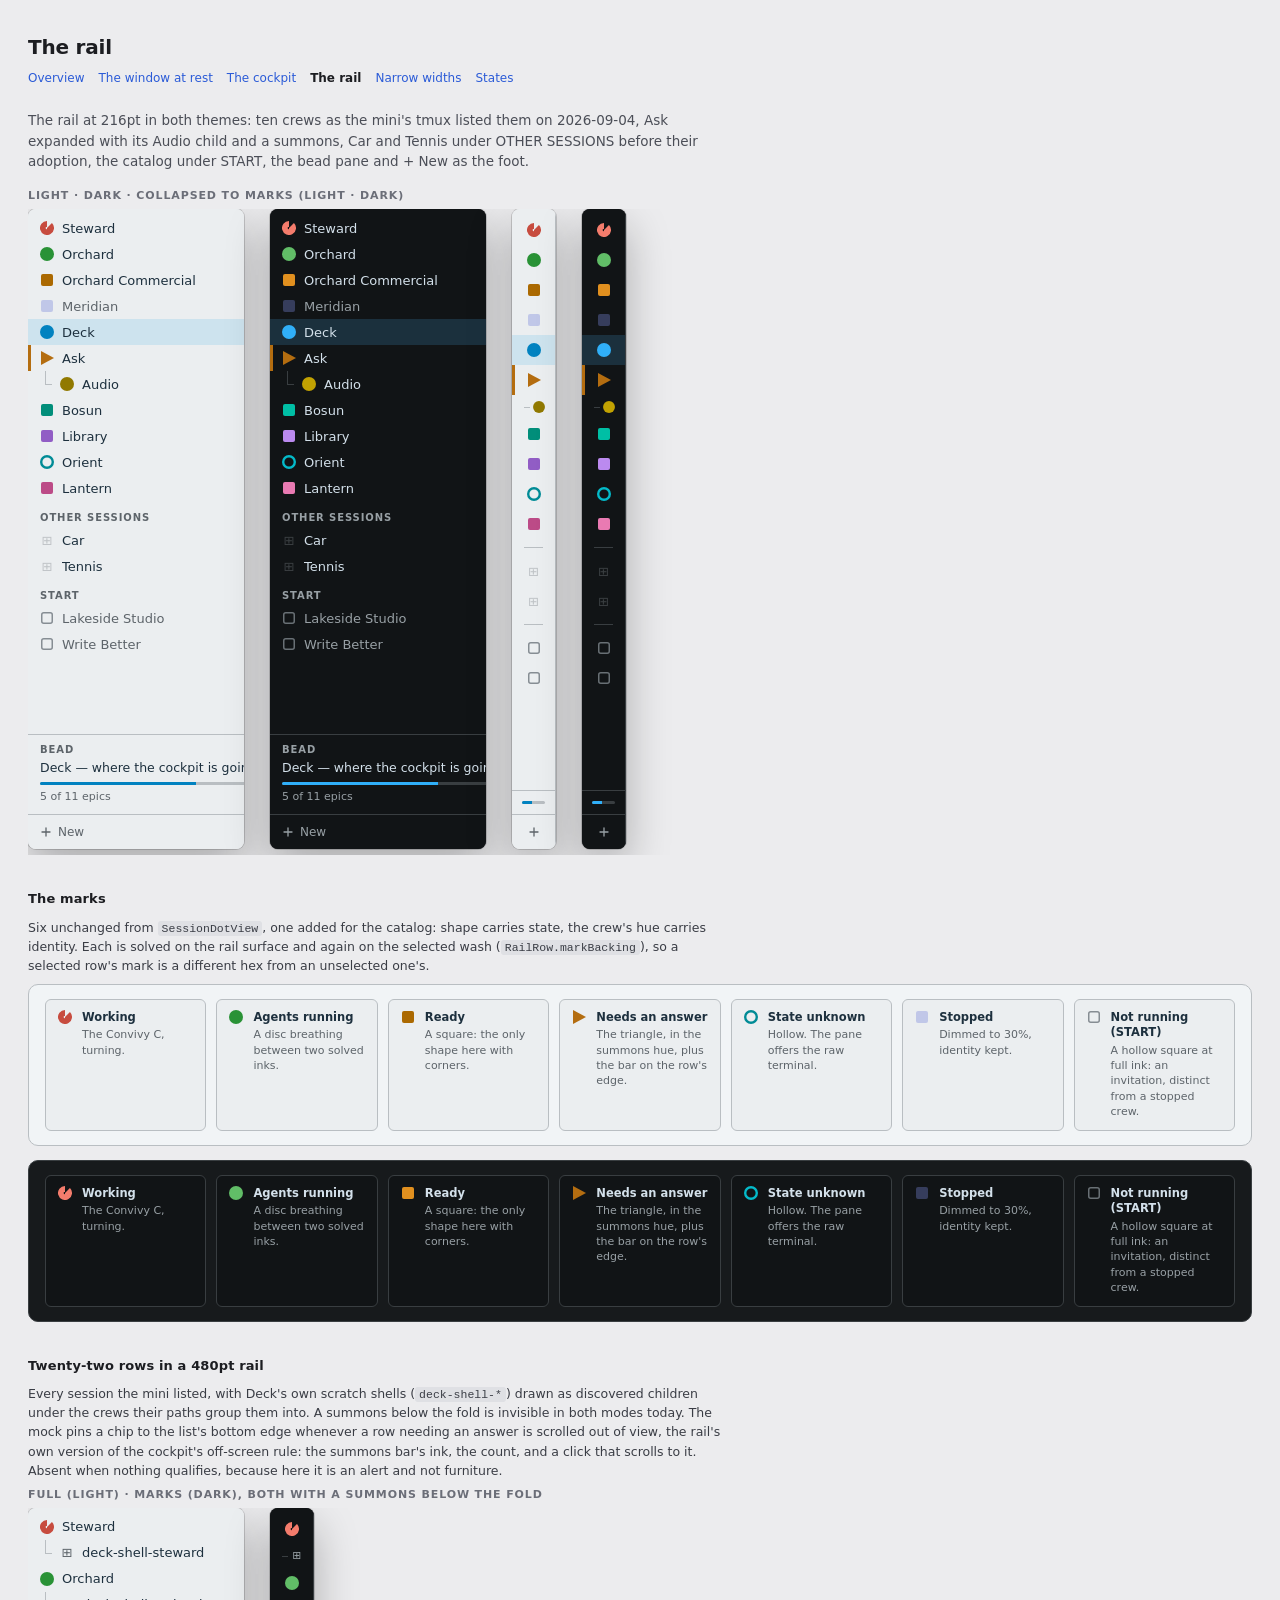
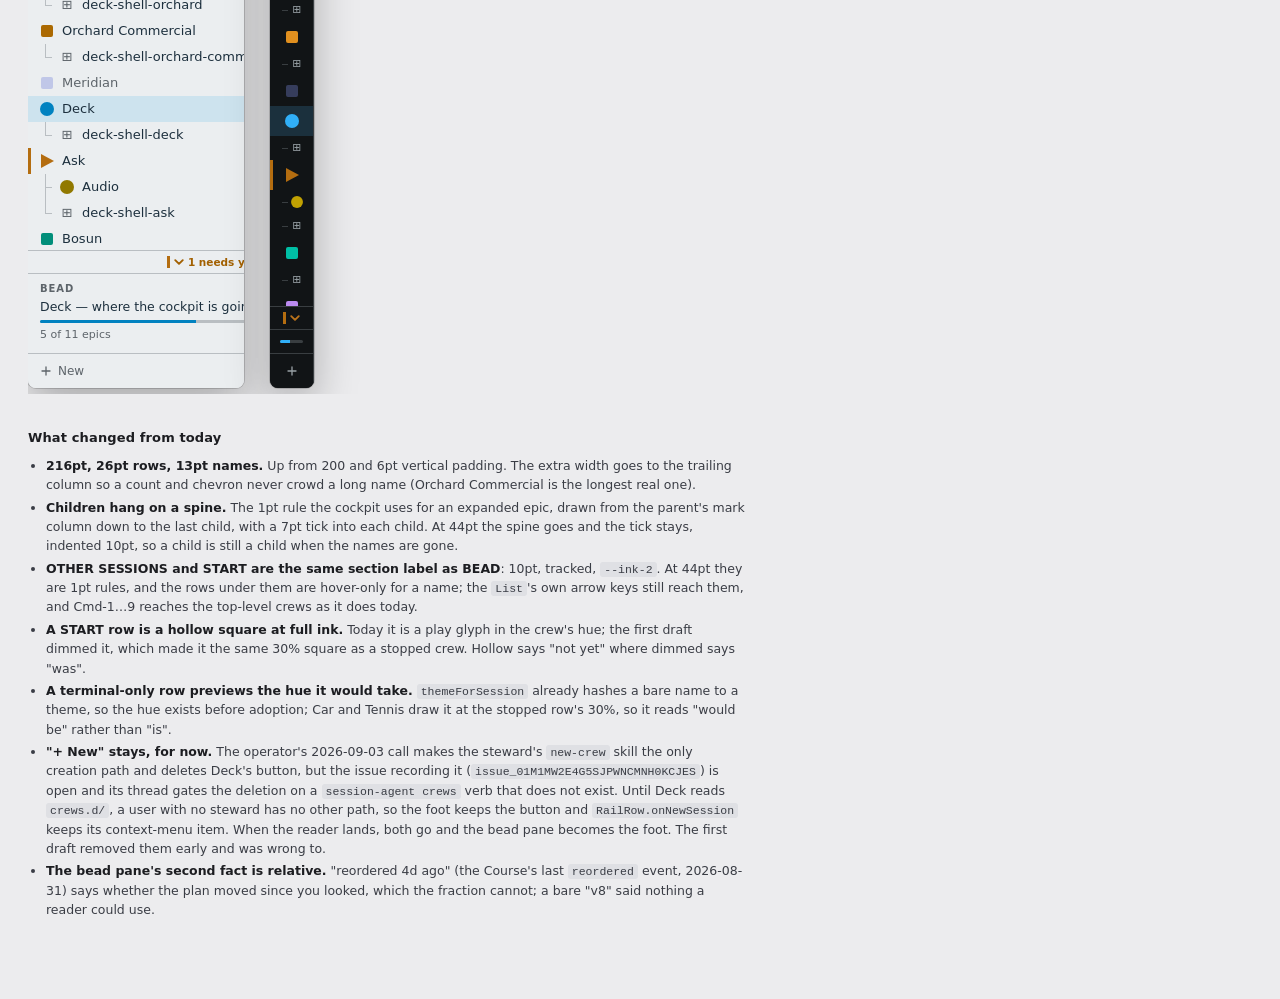
<file: design/redesign/03-rail.html>
<!doctype html>
<meta charset="utf-8">
<meta name="viewport" content="width=device-width, initial-scale=1">
<title>The rail</title>
<style>

/* deck.css — shared tokens and components for the redesign mocks.
   Tokens are generated by build.py's solver; edit build.py, not this file. */

:root {
  --font-ui: -apple-system, BlinkMacSystemFont, "SF Pro Text", "Helvetica Neue", system-ui, sans-serif;
  --font-mono: ui-monospace, "SF Mono", SFMono-Regular, Menlo, monospace;
  --font-prose: ui-serif, "New York", "Iowan Old Style", Georgia, "Times New Roman", serif;   /* session_view.py's own stack */
}

/* ---- the page around the mocks ---------------------------------------- */
html { color-scheme: light; }
body { margin: 0; padding: 32px 28px 72px; background: #ececee; color: #1c1d21; font: 13px/1.55 var(--font-ui); }
.doc { max-width: 1520px; margin: 0 auto; }
.doc h1 { font-size: 20px; font-weight: 600; letter-spacing: -.01em; margin: 0 0 6px; }
.doc h2 { font-size: 13px; font-weight: 600; margin: 34px 0 8px; letter-spacing: .01em; }
.doc .lede { font-size: 13.5px; color: #4b4e57; max-width: 82ch; margin: 0 0 18px; }
.doc .note { font-size: 12.5px; color: #3a3d45; max-width: 88ch; margin: 0 0 8px; }
.doc .note b { font-weight: 600; color: #1c1d21; }
.doc .note code, .doc .lede code, .doc td code { font: 11.5px var(--font-mono); background: #dfe0e4; padding: 1px 4px; border-radius: 3px; }
.doc ul.note { padding-left: 18px; }
.doc ul.note li { margin: 3px 0; }
.doc .nav { font-size: 12px; color: #5a5d66; margin: 0 0 22px; }
.doc .nav a { color: #2b5bd7; text-decoration: none; margin-right: 14px; }
.doc .nav a.here { color: #1c1d21; font-weight: 600; }
.doc .frames { display: flex; flex-direction: column; gap: 26px; }
.doc .frame-label { font: 600 11px/1 var(--font-ui); letter-spacing: .08em; text-transform: uppercase; color: #6b6e78; margin: 0 0 8px; }
.doc .scroller { overflow-x: auto; padding-bottom: 6px; }
.doc .risk { border-left: 3px solid #b8762a; padding: 8px 12px; background: #f4efe6; max-width: 88ch; }
.doc .finding { border-left: 3px solid #2b5bd7; padding: 8px 12px; background: #e9eef9; max-width: 88ch; }
.doc .concede { border-left: 3px solid #7a7d86; padding: 8px 12px; background: #e6e7ea; max-width: 88ch; }
.doc table { border-collapse: collapse; font-size: 12px; }
.doc th, .doc td { text-align: left; padding: 4px 10px 4px 0; border-bottom: 1px solid #d6d7db; vertical-align: top; }
.doc td.n { font-family: var(--font-mono); font-size: 11.5px; text-align: right; }
.doc td.pass { color: #1f7a3a; } .doc td.fail { color: #b3261e; }

/* ---- the window --------------------------------------------------------- */
.win {
  width: var(--w, 1440px); height: var(--hgt, 880px);
  border-radius: 10px; overflow: hidden; flex: none;
  box-shadow: 0 18px 44px rgba(0,0,0,.28), 0 0 0 1px rgba(0,0,0,.16);
  font: 12px/1.35 var(--font-ui);
  display: grid; grid-template-rows: 44px 1fr;
  background: var(--bg-chrome); color: var(--ink);
  -webkit-font-smoothing: antialiased; position: relative;
}
.mono { font-family: var(--font-mono); font-size: 11px; letter-spacing: -.01em; }
.num  { font-variant-numeric: tabular-nums; }
.dim  { color: var(--ink-2); }
.sectlabel { font: 600 10px/1 var(--font-ui); letter-spacing: .09em; text-transform: uppercase; color: var(--ink-2); }

/* ---- title bar + toolbar (NSToolbar, unified; controls at 28pt) ----------- */
.titlebar { display: grid; grid-template-columns: 1fr auto 1fr; align-items: center; padding: 0 12px; border-bottom: 1px solid var(--line); background: var(--bg-chrome); }
.lights { display: flex; gap: 8px; align-items: center; }
.lights i { width: 12px; height: 12px; border-radius: 50%; display: block; }
.lights i:nth-child(1) { background: #ff5f57; } .lights i:nth-child(2) { background: #febc2e; } .lights i:nth-child(3) { background: #28c840; }
.tb-left { display: flex; align-items: center; gap: 14px; }
.tb-title { font-size: 12.5px; font-weight: 600; color: var(--ink-2); text-align: center; }
.tb-title span { font-weight: 400; }
.tb-right { display: flex; justify-content: flex-end; gap: 8px; align-items: center; }
.tbtn { display: inline-flex; align-items: center; gap: 6px; height: 28px; padding: 0 9px; border-radius: 6px; color: var(--ink-2); font-size: 12px; font-weight: 500; }
.tbtn svg { width: 14px; height: 14px; }
.tbtn.on { background: var(--bg-hover); color: var(--ink); box-shadow: inset 0 0 0 1px var(--line); }
.tbtn .badge { font: 600 10px/1 var(--font-ui); padding: 4px 6px; border-radius: 9px; background: var(--attn-fill); color: #fff; }
.tbtn.sidebar { padding: 0 7px; }
/* the column occupant: one enum, one segmented control (Cockpit | Shell | Local | [Item/Viewer/Editor]) */
.seg { display: inline-flex; height: 28px; border-radius: 7px; box-shadow: inset 0 0 0 1px var(--line); background: var(--bg-rail); padding: 2px; gap: 2px; }
.seg span { display: inline-flex; align-items: center; gap: 5px; padding: 0 9px; border-radius: 5px; font-size: 12px; font-weight: 500; color: var(--ink-2); }
.seg span svg { width: 13px; height: 13px; }
.seg span.on { background: var(--bg-input); color: var(--ink); box-shadow: 0 1px 2px var(--shadow); }
.seg span.doc { color: var(--ink); }

/* ---- body split ---------------------------------------------------------- */
.body { display: grid; grid-template-columns: var(--rail-w, 216px) 1fr var(--cock-w, 328px); min-height: 0; }
.body.no-cockpit { grid-template-columns: var(--rail-w, 216px) 1fr; }
.body.no-rail { grid-template-columns: 1fr var(--cock-w, 328px); }
.body.no-rail.no-cockpit { grid-template-columns: 1fr; }
.body.dots { --rail-w: 44px; }

/* ---- the rail ------------------------------------------------------------ */
.rail { background: var(--bg-rail); border-right: 1px solid var(--line); display: flex; flex-direction: column; min-height: 0; position: relative; }
.rail .list { flex: 1; overflow: hidden; padding-top: 6px; position: relative; }
.rail .foot { border-top: 1px solid var(--line); }
.row { display: flex; align-items: center; gap: 8px; height: 26px; padding: 0 10px 0 12px; position: relative; color: var(--ink); }
.row .name { font-size: 13px; flex: 1; min-width: 0; overflow: hidden; text-overflow: ellipsis; white-space: nowrap; }
.row.child { padding-left: 32px; }
.row.child::before { content: ""; position: absolute; left: 17px; top: 0; bottom: 0; width: 1px; background: var(--line); }   /* the spine */
.row.child.last::before { bottom: 50%; }
.row.child::after { content: ""; position: absolute; left: 17px; top: 50%; width: 7px; height: 1px; background: var(--line); } /* the tick */
.row.sel { background: var(--accent-wash); }
.row.sel .mark { color: var(--mark-sel); }
.row.off .name { color: var(--ink-2); }
.row .trail { display: flex; align-items: center; gap: 5px; color: var(--ink-2); font-size: 10.5px; }
.row .trail svg { width: 10px; height: 10px; color: var(--ink-3); }
.row .summons { position: absolute; left: 0; top: 0; bottom: 0; width: 3px; background: var(--attn-mark); }
.row .warn { color: var(--attn-mark); width: 10px; height: 10px; }
.rail .sect { padding: 12px 12px 4px; }
.rail .bead { padding: 10px 12px 10px; display: flex; flex-direction: column; gap: 5px; }
.rail .bead .t { font-size: 12.5px; font-weight: 500; line-height: 1.3; white-space: nowrap; overflow: hidden; text-overflow: ellipsis; }
.meter { height: 3px; border-radius: 2px; background: var(--line); overflow: hidden; }
.meter i { display: block; height: 100%; background: var(--accent-mark); }
.rail .bead .f { font-size: 11px; color: var(--ink-2); display: flex; justify-content: space-between; }
.rail .newbtn { display: flex; align-items: center; gap: 6px; height: 34px; padding: 0 12px; font-size: 12px; font-weight: 500; color: var(--ink-2); border-top: 1px solid var(--line); }
.rail .newbtn svg { width: 12px; height: 12px; }
/* the summons that scrolled off: a chip pinned to the list's bottom edge, the rail's own offScreen rule */
.rail .offscreen { position: absolute; left: 0; right: 0; bottom: 0; height: 22px; display: flex; align-items: center; justify-content: center; gap: 4px; background: var(--bg-rail); border-top: 1px solid var(--line); color: var(--attn-text); font: 600 10.5px var(--font-ui); }
.rail .offscreen svg { width: 10px; height: 10px; }
.rail.dots .offscreen span { display: none; }
.rail .offscreen i { width: 3px; height: 12px; background: var(--attn-mark); display: inline-block; }
/* collapsed to marks */
.rail.dots .row { padding: 0; justify-content: center; height: 30px; }
.rail.dots .row.child { padding-left: 10px; height: 24px; }
.rail.dots .row.child::before { display: none; }
.rail.dots .row.child::after { left: 12px; width: 6px; }   /* the tick survives: a child is still a child at 44pt */
.rail.dots .row.child .mark { transform: scale(.85); }
.rail.dots .sect { height: 1px; padding: 0; margin: 8px 12px; background: var(--line); overflow: hidden; color: transparent; font-size: 0; }   /* a rule, not a label */
.rail.dots .bead { padding: 10px 10px; }
.rail.dots .bead .t, .rail.dots .bead .f, .rail.dots .bead .sectlabel { display: none; }
.rail.dots .newbtn span { display: none; }
.rail.dots .newbtn { justify-content: center; padding: 0; }

/* ---- session marks: shape carries state, colour carries identity --------- */
.mark { width: 14px; height: 14px; display: inline-flex; align-items: center; justify-content: center; flex: none; color: var(--mark); }
.mark svg { width: 14px; height: 14px; overflow: visible; }
.mark.off { opacity: .3; }
.mark.would { opacity: .3; }                  /* a hue this row WOULD take: a preview, drawn at the stopped row's 30% */
.mark.busy svg { animation: spin 1.4s linear infinite; }
.mark.listening svg { animation: breathe 1.1s ease-in-out infinite alternate; }
.mark.needs { color: var(--attn-mark); }
.mark.term { color: var(--ink-2); font-size: 13px; }
.mark.start svg { color: var(--ink-3); }       /* a catalog row: hollow, so it cannot be mistaken for a stopped crew's dimmed square */
@keyframes spin { to { transform: rotate(360deg); } }
@keyframes breathe { from { color: var(--mark) } to { color: var(--mark-pulse) } }
@media (prefers-reduced-motion: reduce) { .mark svg, .halo, .cursor { animation: none !important; } }

/* ---- centre column -------------------------------------------------------- */
.centre { display: grid; grid-template-rows: 34px 1fr auto 26px; min-width: 0; min-height: 0; background: var(--bg-canvas); }
.centre.no-ribbon { grid-template-rows: 34px 1fr auto; }

/* the co's row: who, what it says it is doing (or what the pane has to say instead), vitals */
.sess { display: flex; align-items: center; gap: 10px; padding: 0 12px; border-bottom: 1px solid var(--line); background: var(--bg-chrome); min-width: 0; }
.sess .who { display: flex; align-items: center; gap: 7px; flex: none; }
.sess .who b { font-size: 12.5px; font-weight: 600; }
.sess .working { flex: 1; min-width: 0; display: flex; align-items: baseline; gap: 6px; font-size: 12px; }
.sess .working .txt { overflow: hidden; text-overflow: ellipsis; white-space: nowrap; }
.sess .working .age { color: var(--ink-2); flex: none; font-variant-numeric: tabular-nums; }
.sess .working .age.stale { color: var(--warn); }
.sess .status { flex: 1; min-width: 0; font-size: 12px; overflow: hidden; text-overflow: ellipsis; white-space: nowrap; color: var(--ink-2); }
.sess .status.err { color: var(--err); }
.vitals { display: flex; align-items: center; gap: 12px; flex: none; }
.vit { display: inline-flex; align-items: center; gap: 5px; color: var(--ink-2); font-size: 11px; white-space: nowrap; }
.vit svg { width: 12px; height: 12px; }
.vit .ctx { display: inline-flex; align-items: center; gap: 6px; }
.vit .ctx .meter { width: 44px; height: 4px; background: var(--line); }
.vit .ctx .meter i { background: var(--ink-2); }
.vit .ctx.soft .meter i { background: var(--warn); } .vit .ctx.soft { color: var(--warn); }
.vit .ctx.hard .meter i { background: var(--err); } .vit .ctx.hard { color: var(--err); }
.vit.warn { color: var(--warn); }
.vit.pr { color: var(--attn-text); }
.vit.asof { color: var(--ink-2); }
.vitals.compact .vit:not(.keep) { display: none; }

/* the conversation: a document, as session_view.py already draws it — serif prose, mono for the machine */
.convo { overflow: hidden; position: relative; display: flex; flex-direction: column; justify-content: flex-end; padding: 0 0 14px; min-height: 0; }
.convo .inner { max-width: 46rem; width: 100%; margin: 0 auto; padding: 0 28px; box-sizing: border-box; }
.turn { margin: 0 0 17px; }
.turn .whom { font: 600 10.5px/1 var(--font-ui); letter-spacing: .06em; text-transform: uppercase; color: var(--ink-2); margin: 0 0 5px; display: flex; align-items: center; gap: 8px; }
.turn .whom time { font-weight: 400; letter-spacing: 0; text-transform: none; }
.turn p { font: 15.75px/1.65 var(--font-prose); margin: 0 0 8px; color: var(--ink); }   /* SessionTypography: 15px root × 1.05, leading 1.65, user-adjustable */
.turn.you .msg { border-left: 3px solid currentColor; padding-left: .8rem; opacity: .95; }   /* session_view .you .body */
.turn.you.held .msg { border-left: 1px dashed currentColor; opacity: .55; }                   /* session_view .you.held .body */
.turn code { font: 12.5px var(--font-mono); background: var(--code-bg); padding: 1px 4px; border-radius: 3px; }
.tool { display: flex; align-items: center; gap: 6px; height: 22px; padding: 0 2px; margin: 2px 0; font: 11.5px var(--font-mono); color: var(--ink-2); }   /* session_view <details><summary> */
.tool .verb { color: var(--ink); font-weight: 600; }
.tool > span:not(.verb) { min-width: 0; overflow: hidden; text-overflow: ellipsis; white-space: nowrap; }
.tool svg { width: 9px; height: 9px; color: var(--ink-3); flex: none; }
.convo .fade { position: absolute; left: 0; right: 0; top: 0; height: 36px; background: linear-gradient(to top, transparent, var(--bg-canvas)); pointer-events: none; }
.convo .cursor { display: inline-block; width: 7px; height: 14px; background: var(--accent-mark); vertical-align: -2px; margin-left: 2px; animation: blink 1s steps(2) infinite; }
.convo.veiled .inner { opacity: .45; }
@keyframes blink { 50% { opacity: 0 } }

/* the operator's rows: live state + composer, or the gate, or the fallback */
.oper { border-top: 1px solid var(--line); background: var(--bg-chrome); padding: 8px 12px 10px; display: flex; flex-direction: column; gap: 8px; }
.live { display: flex; align-items: center; gap: 8px; font-size: 11.5px; }
.live .state { font-weight: 500; }
.live .quiet { color: var(--ink-2); font-variant-numeric: tabular-nums; }
.live .bg { display: inline-flex; align-items: center; gap: 5px; color: var(--ink-2); }
.live .bg i { width: 5px; height: 5px; border-radius: 50%; background: var(--ink-2); animation: breathe2 .9s ease-in-out infinite alternate; }
@keyframes breathe2 { to { opacity: .25 } }
.live .err { color: var(--err); overflow: hidden; text-overflow: ellipsis; white-space: nowrap; }
.composer { border: 1px solid var(--line); border-radius: 7px; background: var(--bg-input); display: flex; flex-direction: column; box-shadow: 0 1px 2px var(--shadow); }
.composer .text { padding: 9px 12px 4px; font-size: 13px; line-height: 1.45; min-height: 42px; color: var(--ink); }
.composer .text .ph { color: var(--ink-2); }
.composer .bar { display: flex; align-items: center; gap: 8px; padding: 4px 8px 6px 10px; }
.composer .cmd { display: inline-flex; align-items: center; gap: 5px; color: var(--ink-2); font-size: 11.5px; }
.composer .cmd svg { width: 12px; height: 12px; }
.composer .held { color: var(--ink-2); font-size: 11.5px; display: inline-flex; gap: 6px; align-items: center; }
.composer .hint { margin-left: auto; font-size: 11px; color: var(--ink-2); }
.btn { display: inline-flex; align-items: center; justify-content: center; height: 24px; padding: 0 10px; border-radius: 6px; font-size: 12px; font-weight: 500; color: var(--ink); white-space: nowrap; background: var(--bg-hover); box-shadow: inset 0 0 0 1px var(--line); gap: 5px; }
.btn.primary { background: var(--accent-fill); color: #fff; box-shadow: none; }
.btn.ghost { background: transparent; box-shadow: none; color: var(--ink-2); }
.btn svg { width: 12px; height: 12px; }
.fallback { display: flex; align-items: center; gap: 10px; font-size: 12.5px; font-weight: 500; padding: 6px 0 2px; }
/* the gate: GatePanel, at most 340pt, scrolling */
.gate { display: flex; flex-direction: column; gap: 10px; max-height: 340px; overflow: hidden; padding: 4px 0 2px; }
.gate .gh { display: flex; align-items: baseline; gap: 8px; }
.gate .gh .rem { font-size: 11.5px; color: var(--ink-2); }
.gate .q { font-size: 13px; font-weight: 500; line-height: 1.4; }
.opt { display: grid; grid-template-columns: 22px 1fr auto; align-items: baseline; gap: 8px; padding: 8px 10px; border: 1px solid var(--line); border-radius: 6px; background: var(--bg-input); }
.opt .n { font: 600 11px var(--font-mono); color: var(--ink-2); }
.opt .l { font-size: 12.5px; line-height: 1.4; }
.opt .d { font-size: 11.5px; color: var(--ink-2); margin-top: 2px; }
.opt .k { font: 11px var(--font-mono); color: var(--ink-3); }
.opt.rec { border-color: var(--accent-mark); }
.gate .foot { display: flex; align-items: center; gap: 8px; font-size: 11.5px; color: var(--ink-2); }
/* the raw terminal fallback */
.termhdr { display: flex; align-items: center; justify-content: space-between; padding: 6px 12px; border-bottom: 1px solid var(--line); background: var(--bg-chrome); font-size: 12px; color: var(--ink-2); }
.rawterm { flex: 1; padding: 10px 12px; font: 11.5px/1.5 var(--font-mono); color: var(--ink); white-space: pre; overflow: hidden; }
.rawterm .p { color: var(--accent-text); }

/* the waypoint ribbon: the last row, always */
.ribbon { display: flex; align-items: center; gap: 8px; padding: 0 10px; white-space: nowrap; border-top: 1px solid var(--line); background: var(--bg-chrome); overflow: hidden; }
.ribbon .scroll { display: flex; align-items: center; gap: 2px; overflow: hidden; flex: 1; min-width: 0;
  -webkit-mask-image: linear-gradient(to right, #000 calc(100% - 48px), transparent); mask-image: linear-gradient(to right, #000 calc(100% - 48px), transparent); }
.wp { display: inline-flex; align-items: center; gap: 6px; flex: none; }
.wp .dot { width: 8px; height: 8px; border-radius: 50%; position: relative; flex: none; }
.wp.done .dot { background: var(--ink-2); }
.wp.cur  .dot { background: var(--prog-mark); }
.wp.ahead .dot { background: var(--line); box-shadow: inset 0 0 0 1px var(--ink-3); }
.wp .lbl { font-size: 11px; color: var(--ink-2); padding-right: 2px; }
.wp.done .lbl { text-decoration: line-through; }
.wp.cur .lbl { color: var(--prog-text); font-weight: 600; }
.wp .halo { position: absolute; inset: 0; border-radius: 50%; border: 1px solid var(--prog-mark); animation: halo 1.8s ease-out infinite; }
@keyframes halo { from { transform: scale(1); opacity: .7 } to { transform: scale(2.1); opacity: 0 } }
.ribbon .rule { width: 14px; height: 1px; background: var(--line); flex: none; }
.ribbon .pos { flex: none; font-size: 10.5px; color: var(--ink-2); }

/* ---- the cockpit ---------------------------------------------------------- */
.cockpit { border-left: 1px solid var(--line); background: var(--bg-chrome); display: grid; grid-template-rows: auto 1fr; min-height: 0; min-width: 0; overflow: hidden; }
.cockpit > *, .sheet > * { min-width: 0; }
.win[style*="--hgt:auto"] .cockpit .scroll { overflow: visible; }
.cockpit .head { padding: 0; }
.cockpit .head .band .asof { font-size: 11px; color: var(--ink-2); display: inline-flex; gap: 5px; align-items: center; }
.cockpit .head .band .asof svg { width: 12px; height: 12px; }
.cockpit .index { display: flex; gap: 2px; padding: 6px 12px 0; border-bottom: 1px solid var(--line); }
.cockpit .index a { padding: 5px 6px 7px; font-size: 11px; color: var(--ink-2); border-bottom: 2px solid transparent; display: inline-flex; gap: 5px; align-items: baseline; }
.cockpit .index a b { font-weight: 600; color: var(--ink); }
.cockpit .index a .n { font: 11px var(--font-mono); color: var(--ink-2); }
.cockpit .index a.here { border-bottom-color: var(--ink); }
.cockpit .index a.collapsed b { color: var(--ink-2); text-decoration: line-through; }   /* a collapsed panel stays in the index, struck */
.cockpit .index a .n.hot { color: var(--attn-text); font-weight: 600; }
.cockpit .scroll { overflow: hidden; padding: 4px 0 0; }

/* The right column's band (B2, ColumnBand): icon, title, place line, then the tab's own controls. Its
   surface and its rule are the tab's identity: a crew's band takes the crew's colour, the laptop's
   takes graphite, and the Cockpit's stays neutral with a plain separator. The app truncates the place
   line in the middle and keeps the full text in a tooltip; CSS can only truncate at the end. */
.band { display: flex; align-items: center; gap: 6px; height: 30px; box-sizing: border-box; padding: 0 10px; background: var(--bg-chrome); border-bottom: 1px solid var(--line); min-width: 0; }
.band .bi { width: 18px; flex: none; display: inline-flex; justify-content: center; color: var(--ink); }
.band .bi svg { width: 12px; height: 12px; }
.band .bt { font: 600 12px var(--font-ui); flex: none; white-space: nowrap; }
.band .bp { flex: 1; min-width: 0; overflow: hidden; text-overflow: ellipsis; white-space: nowrap; font: 10px var(--font-ui); color: var(--neutral-place); }
.band .tr { margin-left: auto; flex: none; display: inline-flex; gap: 6px; align-items: center; }
.band.crew { background: var(--band); border-bottom: 2px solid var(--band-ink); }
.band.crew .bi { color: var(--band-ink); }
.band.crew .bp { color: var(--band-place); }
.band.gr { background: var(--gr-band); border-bottom: 2px solid var(--gr-ink); }
.band.gr .bi { color: var(--gr-ink); }
.band.gr .bp { color: var(--gr-place); }
.tbody { flex: 1; min-height: 0; overflow: hidden; padding: 10px 12px; font: 11.5px/1.55 var(--font-mono); color: var(--ink); background: var(--bg-canvas); }
.tbody.gr { background: var(--gr-canvas); }
.tbody .dim { color: var(--ink-2); }
.sbody { flex: 1; min-height: 0; overflow: hidden; padding: 12px; background: var(--bg-canvas); font: 12px/1.5 var(--font-ui); }
.sbody .card { background: var(--bg-input); border: 1px solid var(--line); border-radius: 6px; padding: 8px 10px; margin-bottom: 8px; }
.sbody .cid { font: 10px/1.2 var(--font-mono); color: var(--canvas-place); margin-bottom: 4px; }
.sbody .flag { font: 600 10px var(--font-ui); color: var(--attn-text); }
.panel { padding: 8px 12px 10px; border-bottom: 1px solid var(--line); }
.panel:last-child { border-bottom: 0; }
.panel .ph { display: flex; align-items: center; gap: 6px; height: 22px; margin-bottom: 4px; }
.panel .ph svg.chev { width: 10px; height: 10px; color: var(--ink-3); }
.panel .ph .cnt { margin-left: auto; font: 11px var(--font-mono); color: var(--ink-2); }
.panel .ph .act { margin-left: auto; display: inline-flex; gap: 6px; }
.panel .empty { font-size: 11.5px; color: var(--ink-2); padding: 2px 0; }
.panel .empty.err { color: var(--err); }
.panel .foot { font-size: 11px; color: var(--ink-2); margin-top: 6px; }
.unresolved { padding: 14px 12px; font-size: 12px; color: var(--ink-2); line-height: 1.45; }

/* one row grammar for every list in the cockpit */
.crow { display: grid; grid-template-columns: 14px 1fr auto; column-gap: 7px; align-items: baseline; padding: 4px 0; position: relative; }
.crow .g { width: 12px; height: 12px; align-self: start; margin-top: 2px; color: var(--ink-2); }
.crow .g svg { width: 12px; height: 12px; display: block; }
.crow .g.prog, .crow .g.pr { color: var(--prog-mark); }
.crow .g.held, .crow .g.attn { color: var(--attn-mark); }
.crow .t { font-size: 11px; line-height: 1.35; display: -webkit-box; -webkit-line-clamp: 2; -webkit-box-orient: vertical; overflow: hidden; }
.crow.done .t, .crow.closed .t { color: var(--ink-2); text-decoration: line-through; }
.crow .m { font: 10px var(--font-mono); color: var(--ink-2); white-space: nowrap; display: inline-flex; align-items: center; gap: 6px; }
.crow .m .held { color: var(--attn-text); display: inline-flex; gap: 2px; align-items: center; }
.crow .m .held svg { width: 10px; height: 10px; }
.crow .m .chev { width: 10px; height: 10px; color: var(--ink-3); }
.crow .m .sev { font: 600 10px/1 var(--font-ui); letter-spacing: .06em; text-transform: uppercase; color: var(--attn-text); }
.crow.hover { background: var(--bg-hover); margin: 0 -6px; padding-left: 6px; padding-right: 6px; border-radius: 4px; }
.crow .copy { width: 12px; height: 12px; color: var(--ink-2); }

/* an expanded epic: the spine, the interior, the children */
.epic { position: relative; margin: 0 0 4px 6px; padding: 2px 0 2px 14px; }
.epic::before { content: ""; position: absolute; left: 0; top: 0; bottom: 0; width: 1px; background: var(--line); }
.epic .state { font-size: 11px; color: var(--ink-2); margin: 2px 0 4px; }
.epic .cap { font-size: 11px; line-height: 1.4; color: var(--ink-2); display: -webkit-box; -webkit-line-clamp: 2; -webkit-box-orient: vertical; overflow: hidden; }
.epic .cap b { font-weight: 600; color: var(--ink); }
.epic .more { font-size: 11px; color: var(--accent-text); margin: 1px 0 4px; }
.epic .meta { font-size: 11px; color: var(--ink-2); margin: 0 0 6px; }
.epic .kids .crow { padding: 3px 0; }
.epic .kids .t { font-size: 10px; }
.epic .loading { display: inline-flex; gap: 6px; align-items: center; font-size: 11px; color: var(--ink-2); }
.epic .loading i { width: 10px; height: 10px; border: 1.5px solid var(--line); border-top-color: var(--ink-2); border-radius: 50%; animation: spin 1s linear infinite; }

.affordance { display: inline-flex; align-items: center; gap: 5px; font-size: 11px; color: var(--ink-2); padding: 2px 0 4px; }
.affordance svg { width: 10px; height: 10px; }

/* dispatched: an agent in flight */
.run .t b { font-weight: 600; font-size: 12px; }
.run .task { font-size: 11px; color: var(--ink-2); line-height: 1.4; display: -webkit-box; -webkit-line-clamp: 2; -webkit-box-orient: vertical; overflow: hidden; margin-top: 2px; }

/* proposals: their own region, tinted, with the verbs on the row */
.prop { padding: 8px 10px; border-radius: 6px; background: var(--accent-wash); margin-top: 2px; }
.prop .t { font-size: 12px; font-weight: 600; margin-bottom: 3px; }
.prop .b { font-size: 11px; line-height: 1.45; color: var(--ink-2); display: -webkit-box; -webkit-line-clamp: 4; -webkit-box-orient: vertical; overflow: hidden; }
.prop .acts { display: flex; gap: 6px; margin-top: 8px; }

/* the item detail pane, in the column or the sheet */
.item { display: grid; grid-template-rows: auto 1fr auto; min-height: 0; }
.item .ih { display: flex; align-items: baseline; gap: 6px; padding: 8px 12px; border-bottom: 1px solid var(--line); }
.item .ih .t { font-size: 12.5px; font-weight: 500; line-height: 1.35; flex: 1; }
.item .ih .p { font: 11px var(--font-mono); color: var(--ink-2); }
.item .ibody { padding: 12px 14px; overflow: hidden; font: 13.5px/1.6 var(--font-prose); }
.item .ibody h4 { font: 600 11px/1 var(--font-ui); letter-spacing: .06em; text-transform: uppercase; color: var(--ink-2); margin: 12px 0 6px; }
.item .ibody p { margin: 0 0 8px; }
.item .ibody code { font: 11.5px var(--font-mono); background: var(--code-bg); padding: 1px 4px; border-radius: 3px; }
.item .ibody .cm { font: 12px/1.5 var(--font-ui); color: var(--ink-2); border-left: 2px solid var(--line); padding-left: 10px; margin: 6px 0; }
.item .acts { display: flex; gap: 6px; padding: 8px 12px; border-top: 1px solid var(--line); flex-wrap: wrap; }

/* narrow: the cockpit as a sheet over the conversation */
.sheet { position: absolute; top: 44px; right: 0; bottom: 0; width: 340px; background: var(--bg-chrome); border-left: 1px solid var(--line); box-shadow: -12px 0 32px var(--shadow); display: grid; grid-template-rows: auto 1fr; z-index: 3; }
.sheet.item { grid-template-rows: auto 1fr auto; }
.scrim { position: absolute; inset: 44px 0 0 0; background: rgba(0,0,0,.18); z-index: 2; }

/* narrow: a compact composer */
.composer.compact .hint { display: none; }
.composer.compact .btn .lbl { display: none; }
.composer.compact .btn { padding: 0 7px; }
.composer.compact .cmd span { display: none; }

/* ---- the legends ---------------------------------------------------------- */
.grammar { display: grid; grid-template-columns: repeat(5, 1fr); gap: 10px; }
.grammar .cell { padding: 10px 12px; border-radius: 6px; background: var(--bg-rail); border: 1px solid var(--line); }
.grammar .cell .crow { padding: 0; }
.grammar .cell .why { font-size: 11px; color: var(--ink-2); margin-top: 6px; line-height: 1.4; }
.marks { display: grid; grid-template-columns: repeat(7, 1fr); gap: 10px; }
.marks .cell { padding: 10px 12px; border-radius: 6px; background: var(--bg-rail); border: 1px solid var(--line); display: flex; gap: 10px; align-items: flex-start; }
.marks .cell .lab { font-size: 11.5px; font-weight: 600; }
.marks .cell .why { font-size: 11px; color: var(--ink-2); line-height: 1.4; margin-top: 2px; }
.strip { padding: 14px 16px; border-radius: 10px; }
.swatches { display: flex; gap: 8px; flex-wrap: wrap; }
.sw { display: inline-flex; align-items: center; gap: 6px; font-size: 11px; padding: 4px 8px; border-radius: 5px; background: var(--bg-rail); border: 1px solid var(--line); }
.sw i { width: 12px; height: 12px; border-radius: 3px; display: inline-block; }

/* ---- generated tokens: one block per (appearance, selected-crew hue) ---- */
.win[data-theme="light"][data-hue="29"] {
  --bg-chrome: #f6f2f2;
  --bg-rail: #f1eceb;
  --bg-canvas: #fff4f2;
  --bg-input: #fffcfb;
  --bg-hover: #ede6e5;
  --ink: #3e2724;
  --ink-2: #6a615f;
  --ink-3: #938a88;
  --line: #c3bcbb;
  --line-2: #d5cfcf;
  --accent-text: #c04639;
  --accent-mark: #c74c3f;
  --accent-fill: #c74c3f;
  --accent-wash: #efd9d7;
  --prog-text: #3e2724;
  --prog-mark: #2e2e2e;
  --attn-mark: #b46d10;
  --attn-text: #a26001;
  --attn-fill: #aa6501;
  --warn: #816d1c;
  --err: #c92f33;
  --ok: #1d7d3e;
  --code-bg: #f3e8e7;
  --band: #fff9f9;
  --band-ink: #c74c3f;
  --band-place: #636363;
  --canvas-place: #636363;
  --neutral-place: #636363;
  --gr-canvas: #eeeeee;
  --gr-band: #f7f7f7;
  --gr-ink: #7a7a7a;
  --gr-place: #636363;
  --shadow: rgba(0,0,0,.10);
}
.win[data-theme="light"][data-hue="29"] .hue-29 { --mark: #c74c3f; --mark-sel: #c74c3f; --mark-pulse: #9e241b; }
.win[data-theme="light"][data-hue="29"] .hue-68 { --mark: #ab6901; --mark-sel: #ab6901; --mark-pulse: #7c4b01; }
.win[data-theme="light"][data-hue="29"] .hue-95 { --mark: #917900; --mark-sel: #917900; --mark-pulse: #695701; }
.win[data-theme="light"][data-hue="29"] .hue-145 { --mark: #299236; --mark-sel: #258f33; --mark-pulse: #006b19; }
.win[data-theme="light"][data-hue="29"] .hue-178 { --mark: #018e7a; --mark-sel: #028b77; --mark-pulse: #016758; }
.win[data-theme="light"][data-hue="29"] .hue-205 { --mark: #008b96; --mark-sel: #028792; --mark-pulse: #00646d; }
.win[data-theme="light"][data-hue="29"] .hue-240 { --mark: #0182c0; --mark-sel: #0182c0; --mark-pulse: #015e8c; }
.win[data-theme="light"][data-hue="29"] .hue-275 { --mark: #616ed7; --mark-sel: #616ed7; --mark-pulse: #4249af; }
.win[data-theme="light"][data-hue="29"] .hue-305 { --mark: #915dc5; --mark-sel: #915dc5; --mark-pulse: #6d389e; }
.win[data-theme="light"][data-hue="29"] .hue-350 { --mark: #bc4b87; --mark-sel: #bc4b87; --mark-pulse: #942464; }
.win[data-theme="light"][data-hue="68"] {
  --bg-chrome: #f5f3f1;
  --bg-rail: #f0edea;
  --bg-canvas: #fff5eb;
  --bg-input: #fffcf9;
  --bg-hover: #ece7e2;
  --ink: #3a2b1a;
  --ink-2: #68625c;
  --ink-3: #918b85;
  --line: #c1bdb8;
  --line-2: #d4d0cd;
  --accent-text: #9f6201;
  --accent-mark: #ab6901;
  --accent-fill: #a76700;
  --accent-wash: #eadecd;
  --prog-text: #3a2b1a;
  --prog-mark: #2e2e2e;
  --attn-mark: #b46d10;
  --attn-text: #a26001;
  --attn-fill: #aa6501;
  --warn: #816d1c;
  --err: #c92f33;
  --ok: #1d7d3e;
  --code-bg: #f1eae3;
  --band: #fffaf5;
  --band-ink: #ab6901;
  --band-place: #636363;
  --canvas-place: #636363;
  --neutral-place: #636363;
  --gr-canvas: #eeeeee;
  --gr-band: #f7f7f7;
  --gr-ink: #7a7a7a;
  --gr-place: #636363;
  --shadow: rgba(0,0,0,.10);
}
.win[data-theme="light"][data-hue="68"] .hue-29 { --mark: #c74c3f; --mark-sel: #c74c3f; --mark-pulse: #9e241b; }
.win[data-theme="light"][data-hue="68"] .hue-68 { --mark: #ab6901; --mark-sel: #ab6901; --mark-pulse: #7c4b01; }
.win[data-theme="light"][data-hue="68"] .hue-95 { --mark: #917900; --mark-sel: #917900; --mark-pulse: #695701; }
.win[data-theme="light"][data-hue="68"] .hue-145 { --mark: #299236; --mark-sel: #258f33; --mark-pulse: #006b19; }
.win[data-theme="light"][data-hue="68"] .hue-178 { --mark: #018e7a; --mark-sel: #028b77; --mark-pulse: #016758; }
.win[data-theme="light"][data-hue="68"] .hue-205 { --mark: #008b96; --mark-sel: #028792; --mark-pulse: #00646d; }
.win[data-theme="light"][data-hue="68"] .hue-240 { --mark: #0182c0; --mark-sel: #0182c0; --mark-pulse: #015e8c; }
.win[data-theme="light"][data-hue="68"] .hue-275 { --mark: #616ed7; --mark-sel: #616ed7; --mark-pulse: #4249af; }
.win[data-theme="light"][data-hue="68"] .hue-305 { --mark: #915dc5; --mark-sel: #915dc5; --mark-pulse: #6d389e; }
.win[data-theme="light"][data-hue="68"] .hue-350 { --mark: #bc4b87; --mark-sel: #bc4b87; --mark-pulse: #942464; }
.win[data-theme="light"][data-hue="95"] {
  --bg-chrome: #f4f3f0;
  --bg-rail: #eeedea;
  --bg-canvas: #faf7ea;
  --bg-input: #fefcf8;
  --bg-hover: #e9e8e2;
  --ink: #332e19;
  --ink-2: #65635c;
  --ink-3: #8e8c84;
  --line: #bfbeb8;
  --line-2: #d2d1cd;
  --accent-text: #836d01;
  --accent-mark: #917900;
  --accent-fill: #8a7302;
  --accent-wash: #e5e1cc;
  --prog-text: #332e19;
  --prog-mark: #2e2e2e;
  --attn-mark: #b46d10;
  --attn-text: #a26001;
  --attn-fill: #aa6501;
  --warn: #816d1c;
  --err: #c92f33;
  --ok: #1d7d3e;
  --code-bg: #edebe2;
  --band: #fdfbf4;
  --band-ink: #917900;
  --band-place: #636363;
  --canvas-place: #636363;
  --neutral-place: #636363;
  --gr-canvas: #eeeeee;
  --gr-band: #f7f7f7;
  --gr-ink: #7a7a7a;
  --gr-place: #636363;
  --shadow: rgba(0,0,0,.10);
}
.win[data-theme="light"][data-hue="95"] .hue-29 { --mark: #c74c3f; --mark-sel: #c74c3f; --mark-pulse: #9e241b; }
.win[data-theme="light"][data-hue="95"] .hue-68 { --mark: #ab6901; --mark-sel: #ab6901; --mark-pulse: #7c4b01; }
.win[data-theme="light"][data-hue="95"] .hue-95 { --mark: #917900; --mark-sel: #917900; --mark-pulse: #695701; }
.win[data-theme="light"][data-hue="95"] .hue-145 { --mark: #299236; --mark-sel: #258f33; --mark-pulse: #006b19; }
.win[data-theme="light"][data-hue="95"] .hue-178 { --mark: #018e7a; --mark-sel: #028b77; --mark-pulse: #016758; }
.win[data-theme="light"][data-hue="95"] .hue-205 { --mark: #008b96; --mark-sel: #028792; --mark-pulse: #00646d; }
.win[data-theme="light"][data-hue="95"] .hue-240 { --mark: #0182c0; --mark-sel: #0182c0; --mark-pulse: #015e8c; }
.win[data-theme="light"][data-hue="95"] .hue-275 { --mark: #616ed7; --mark-sel: #616ed7; --mark-pulse: #4249af; }
.win[data-theme="light"][data-hue="95"] .hue-305 { --mark: #915dc5; --mark-sel: #915dc5; --mark-pulse: #6d389e; }
.win[data-theme="light"][data-hue="95"] .hue-350 { --mark: #bc4b87; --mark-sel: #bc4b87; --mark-pulse: #942464; }
.win[data-theme="light"][data-hue="145"] {
  --bg-chrome: #f2f4f2;
  --bg-rail: #ebeeeb;
  --bg-canvas: #f0faf0;
  --bg-input: #fafefa;
  --bg-hover: #e5e9e5;
  --ink: #233323;
  --ink-2: #5f655f;
  --ink-3: #888e88;
  --line: #bbbfbb;
  --line-2: #cfd2ce;
  --accent-text: #097f23;
  --accent-mark: #299236;
  --accent-fill: #1c882d;
  --accent-wash: #d4e5d6;
  --prog-text: #097f23;
  --prog-mark: #299236;
  --attn-mark: #b46d10;
  --attn-text: #a26001;
  --attn-fill: #aa6501;
  --warn: #816d1c;
  --err: #c92f33;
  --ok: #1d7d3e;
  --code-bg: #e6ede6;
  --band: #f7fdf7;
  --band-ink: #299236;
  --band-place: #636363;
  --canvas-place: #636363;
  --neutral-place: #636363;
  --gr-canvas: #eeeeee;
  --gr-band: #f7f7f7;
  --gr-ink: #7a7a7a;
  --gr-place: #636363;
  --shadow: rgba(0,0,0,.10);
}
.win[data-theme="light"][data-hue="145"] .hue-29 { --mark: #c74c3f; --mark-sel: #c74c3f; --mark-pulse: #9e241b; }
.win[data-theme="light"][data-hue="145"] .hue-68 { --mark: #ab6901; --mark-sel: #ab6901; --mark-pulse: #7c4b01; }
.win[data-theme="light"][data-hue="145"] .hue-95 { --mark: #917900; --mark-sel: #917900; --mark-pulse: #695701; }
.win[data-theme="light"][data-hue="145"] .hue-145 { --mark: #299236; --mark-sel: #258f33; --mark-pulse: #006b19; }
.win[data-theme="light"][data-hue="145"] .hue-178 { --mark: #018e7a; --mark-sel: #028b77; --mark-pulse: #016758; }
.win[data-theme="light"][data-hue="145"] .hue-205 { --mark: #008b96; --mark-sel: #028792; --mark-pulse: #00646d; }
.win[data-theme="light"][data-hue="145"] .hue-240 { --mark: #0182c0; --mark-sel: #0182c0; --mark-pulse: #015e8c; }
.win[data-theme="light"][data-hue="145"] .hue-275 { --mark: #616ed7; --mark-sel: #616ed7; --mark-pulse: #4249af; }
.win[data-theme="light"][data-hue="145"] .hue-305 { --mark: #915dc5; --mark-sel: #915dc5; --mark-pulse: #6d389e; }
.win[data-theme="light"][data-hue="145"] .hue-350 { --mark: #bc4b87; --mark-sel: #bc4b87; --mark-pulse: #942464; }
.win[data-theme="light"][data-hue="178"] {
  --bg-chrome: #f1f4f3;
  --bg-rail: #eaefed;
  --bg-canvas: #ebfbf7;
  --bg-input: #f8fefc;
  --bg-hover: #e3eae8;
  --ink: #19342e;
  --ink-2: #5c6663;
  --ink-3: #858f8c;
  --line: #b9bfbe;
  --line-2: #cdd2d1;
  --accent-text: #007e6c;
  --accent-mark: #018e7a;
  --accent-fill: #018472;
  --accent-wash: #cde5e1;
  --prog-text: #007e6c;
  --prog-mark: #018e7a;
  --attn-mark: #b46d10;
  --attn-text: #a26001;
  --attn-fill: #aa6501;
  --warn: #816d1c;
  --err: #c92f33;
  --ok: #218041;
  --code-bg: #e3eeeb;
  --band: #f5fdfb;
  --band-ink: #018e7a;
  --band-place: #636363;
  --canvas-place: #636363;
  --neutral-place: #636363;
  --gr-canvas: #eeeeee;
  --gr-band: #f7f7f7;
  --gr-ink: #7a7a7a;
  --gr-place: #636363;
  --shadow: rgba(0,0,0,.10);
}
.win[data-theme="light"][data-hue="178"] .hue-29 { --mark: #c74c3f; --mark-sel: #c74c3f; --mark-pulse: #9e241b; }
.win[data-theme="light"][data-hue="178"] .hue-68 { --mark: #ab6901; --mark-sel: #ab6901; --mark-pulse: #7c4b01; }
.win[data-theme="light"][data-hue="178"] .hue-95 { --mark: #917900; --mark-sel: #917900; --mark-pulse: #695701; }
.win[data-theme="light"][data-hue="178"] .hue-145 { --mark: #299236; --mark-sel: #258f33; --mark-pulse: #006b19; }
.win[data-theme="light"][data-hue="178"] .hue-178 { --mark: #018e7a; --mark-sel: #028b77; --mark-pulse: #016758; }
.win[data-theme="light"][data-hue="178"] .hue-205 { --mark: #008b96; --mark-sel: #028792; --mark-pulse: #00646d; }
.win[data-theme="light"][data-hue="178"] .hue-240 { --mark: #0182c0; --mark-sel: #0182c0; --mark-pulse: #015e8c; }
.win[data-theme="light"][data-hue="178"] .hue-275 { --mark: #616ed7; --mark-sel: #616ed7; --mark-pulse: #4249af; }
.win[data-theme="light"][data-hue="178"] .hue-305 { --mark: #915dc5; --mark-sel: #915dc5; --mark-pulse: #6d389e; }
.win[data-theme="light"][data-hue="178"] .hue-350 { --mark: #bc4b87; --mark-sel: #bc4b87; --mark-pulse: #942464; }
.win[data-theme="light"][data-hue="205"] {
  --bg-chrome: #f0f4f5;
  --bg-rail: #eaeeef;
  --bg-canvas: #eafbfd;
  --bg-input: #f8fefe;
  --bg-hover: #e2e9ea;
  --ink: #163336;
  --ink-2: #5c6566;
  --ink-3: #848e90;
  --line: #b8bfc0;
  --line-2: #cdd2d3;
  --accent-text: #007a85;
  --accent-mark: #008b96;
  --accent-fill: #02818b;
  --accent-wash: #cce4e6;
  --prog-text: #007a85;
  --prog-mark: #008b96;
  --attn-mark: #b46d10;
  --attn-text: #a26001;
  --attn-fill: #aa6501;
  --warn: #816d1c;
  --err: #c92f33;
  --ok: #1d7d3e;
  --code-bg: #e2eeef;
  --band: #f4fdfe;
  --band-ink: #008b96;
  --band-place: #636363;
  --canvas-place: #636363;
  --neutral-place: #636363;
  --gr-canvas: #eeeeee;
  --gr-band: #f7f7f7;
  --gr-ink: #7a7a7a;
  --gr-place: #636363;
  --shadow: rgba(0,0,0,.10);
}
.win[data-theme="light"][data-hue="205"] .hue-29 { --mark: #c74c3f; --mark-sel: #c74c3f; --mark-pulse: #9e241b; }
.win[data-theme="light"][data-hue="205"] .hue-68 { --mark: #ab6901; --mark-sel: #ab6901; --mark-pulse: #7c4b01; }
.win[data-theme="light"][data-hue="205"] .hue-95 { --mark: #917900; --mark-sel: #917900; --mark-pulse: #695701; }
.win[data-theme="light"][data-hue="205"] .hue-145 { --mark: #299236; --mark-sel: #258f33; --mark-pulse: #006b19; }
.win[data-theme="light"][data-hue="205"] .hue-178 { --mark: #018e7a; --mark-sel: #028b77; --mark-pulse: #016758; }
.win[data-theme="light"][data-hue="205"] .hue-205 { --mark: #008b96; --mark-sel: #028792; --mark-pulse: #00646d; }
.win[data-theme="light"][data-hue="205"] .hue-240 { --mark: #0182c0; --mark-sel: #0182c0; --mark-pulse: #015e8c; }
.win[data-theme="light"][data-hue="205"] .hue-275 { --mark: #616ed7; --mark-sel: #616ed7; --mark-pulse: #4249af; }
.win[data-theme="light"][data-hue="205"] .hue-305 { --mark: #915dc5; --mark-sel: #915dc5; --mark-pulse: #6d389e; }
.win[data-theme="light"][data-hue="205"] .hue-350 { --mark: #bc4b87; --mark-sel: #bc4b87; --mark-pulse: #942464; }
.win[data-theme="light"][data-hue="240"] {
  --bg-chrome: #f1f4f6;
  --bg-rail: #ebeef0;
  --bg-canvas: #eff8ff;
  --bg-input: #fafdff;
  --bg-hover: #e3e9ed;
  --ink: #1d303e;
  --ink-2: #5d646a;
  --ink-3: #868d93;
  --line: #b9bec2;
  --line-2: #ced1d4;
  --accent-text: #0176ae;
  --accent-mark: #0182c0;
  --accent-fill: #017cb7;
  --accent-wash: #cde3ee;
  --prog-text: #0176ae;
  --prog-mark: #0182c0;
  --attn-mark: #b46d10;
  --attn-text: #a26001;
  --attn-fill: #aa6501;
  --warn: #816d1c;
  --err: #c92f33;
  --ok: #1d7d3e;
  --code-bg: #e4ecf3;
  --band: #f7fcff;
  --band-ink: #0182c0;
  --band-place: #636363;
  --canvas-place: #636363;
  --neutral-place: #636363;
  --gr-canvas: #eeeeee;
  --gr-band: #f7f7f7;
  --gr-ink: #7a7a7a;
  --gr-place: #636363;
  --shadow: rgba(0,0,0,.10);
}
.win[data-theme="light"][data-hue="240"] .hue-29 { --mark: #c74c3f; --mark-sel: #c74c3f; --mark-pulse: #9e241b; }
.win[data-theme="light"][data-hue="240"] .hue-68 { --mark: #ab6901; --mark-sel: #ab6901; --mark-pulse: #7c4b01; }
.win[data-theme="light"][data-hue="240"] .hue-95 { --mark: #917900; --mark-sel: #917900; --mark-pulse: #695701; }
.win[data-theme="light"][data-hue="240"] .hue-145 { --mark: #299236; --mark-sel: #258f33; --mark-pulse: #006b19; }
.win[data-theme="light"][data-hue="240"] .hue-178 { --mark: #018e7a; --mark-sel: #028b77; --mark-pulse: #016758; }
.win[data-theme="light"][data-hue="240"] .hue-205 { --mark: #008b96; --mark-sel: #028792; --mark-pulse: #00646d; }
.win[data-theme="light"][data-hue="240"] .hue-240 { --mark: #0182c0; --mark-sel: #0182c0; --mark-pulse: #015e8c; }
.win[data-theme="light"][data-hue="240"] .hue-275 { --mark: #616ed7; --mark-sel: #616ed7; --mark-pulse: #4249af; }
.win[data-theme="light"][data-hue="240"] .hue-305 { --mark: #915dc5; --mark-sel: #915dc5; --mark-pulse: #6d389e; }
.win[data-theme="light"][data-hue="240"] .hue-350 { --mark: #bc4b87; --mark-sel: #bc4b87; --mark-pulse: #942464; }
.win[data-theme="light"][data-hue="275"] {
  --bg-chrome: #f2f3f6;
  --bg-rail: #ecedf1;
  --bg-canvas: #f4f6ff;
  --bg-input: #fcfcff;
  --bg-hover: #e6e7ed;
  --ink: #292c40;
  --ink-2: #61636a;
  --ink-3: #8a8c94;
  --line: #bcbdc3;
  --line-2: #d0d1d5;
  --accent-text: #5965cd;
  --accent-mark: #616ed7;
  --accent-fill: #5e6bd4;
  --accent-wash: #dddff1;
  --prog-text: #5965cd;
  --prog-mark: #616ed7;
  --attn-mark: #b46d10;
  --attn-text: #a26001;
  --attn-fill: #aa6501;
  --warn: #816d1c;
  --err: #c92f33;
  --ok: #1d7d3e;
  --code-bg: #e9ebf3;
  --band: #fafbff;
  --band-ink: #616ed7;
  --band-place: #636363;
  --canvas-place: #636363;
  --neutral-place: #636363;
  --gr-canvas: #eeeeee;
  --gr-band: #f7f7f7;
  --gr-ink: #7a7a7a;
  --gr-place: #636363;
  --shadow: rgba(0,0,0,.10);
}
.win[data-theme="light"][data-hue="275"] .hue-29 { --mark: #c74c3f; --mark-sel: #c74c3f; --mark-pulse: #9e241b; }
.win[data-theme="light"][data-hue="275"] .hue-68 { --mark: #ab6901; --mark-sel: #ab6901; --mark-pulse: #7c4b01; }
.win[data-theme="light"][data-hue="275"] .hue-95 { --mark: #917900; --mark-sel: #917900; --mark-pulse: #695701; }
.win[data-theme="light"][data-hue="275"] .hue-145 { --mark: #299236; --mark-sel: #258f33; --mark-pulse: #006b19; }
.win[data-theme="light"][data-hue="275"] .hue-178 { --mark: #018e7a; --mark-sel: #028b77; --mark-pulse: #016758; }
.win[data-theme="light"][data-hue="275"] .hue-205 { --mark: #008b96; --mark-sel: #028792; --mark-pulse: #00646d; }
.win[data-theme="light"][data-hue="275"] .hue-240 { --mark: #0182c0; --mark-sel: #0182c0; --mark-pulse: #015e8c; }
.win[data-theme="light"][data-hue="275"] .hue-275 { --mark: #616ed7; --mark-sel: #616ed7; --mark-pulse: #4249af; }
.win[data-theme="light"][data-hue="275"] .hue-305 { --mark: #915dc5; --mark-sel: #915dc5; --mark-pulse: #6d389e; }
.win[data-theme="light"][data-hue="275"] .hue-350 { --mark: #bc4b87; --mark-sel: #bc4b87; --mark-pulse: #942464; }
.win[data-theme="light"][data-hue="305"] {
  --bg-chrome: #f4f3f6;
  --bg-rail: #eeedf0;
  --bg-canvas: #f9f5ff;
  --bg-input: #fdfcff;
  --bg-hover: #e9e7ec;
  --ink: #32293c;
  --ink-2: #656269;
  --ink-3: #8e8a92;
  --line: #bfbcc2;
  --line-2: #d2d0d4;
  --accent-text: #8b57be;
  --accent-mark: #915dc5;
  --accent-fill: #915dc5;
  --accent-wash: #e5dcee;
  --prog-text: #8b57be;
  --prog-mark: #915dc5;
  --attn-mark: #b46d10;
  --attn-text: #a26001;
  --attn-fill: #aa6501;
  --warn: #816d1c;
  --err: #c92f33;
  --ok: #1d7d3e;
  --code-bg: #ede9f2;
  --band: #fcfaff;
  --band-ink: #915dc5;
  --band-place: #636363;
  --canvas-place: #636363;
  --neutral-place: #636363;
  --gr-canvas: #eeeeee;
  --gr-band: #f7f7f7;
  --gr-ink: #7a7a7a;
  --gr-place: #636363;
  --shadow: rgba(0,0,0,.10);
}
.win[data-theme="light"][data-hue="305"] .hue-29 { --mark: #c74c3f; --mark-sel: #c74c3f; --mark-pulse: #9e241b; }
.win[data-theme="light"][data-hue="305"] .hue-68 { --mark: #ab6901; --mark-sel: #ab6901; --mark-pulse: #7c4b01; }
.win[data-theme="light"][data-hue="305"] .hue-95 { --mark: #917900; --mark-sel: #917900; --mark-pulse: #695701; }
.win[data-theme="light"][data-hue="305"] .hue-145 { --mark: #299236; --mark-sel: #258f33; --mark-pulse: #006b19; }
.win[data-theme="light"][data-hue="305"] .hue-178 { --mark: #018e7a; --mark-sel: #028b77; --mark-pulse: #016758; }
.win[data-theme="light"][data-hue="305"] .hue-205 { --mark: #008b96; --mark-sel: #028792; --mark-pulse: #00646d; }
.win[data-theme="light"][data-hue="305"] .hue-240 { --mark: #0182c0; --mark-sel: #0182c0; --mark-pulse: #015e8c; }
.win[data-theme="light"][data-hue="305"] .hue-275 { --mark: #616ed7; --mark-sel: #616ed7; --mark-pulse: #4249af; }
.win[data-theme="light"][data-hue="305"] .hue-305 { --mark: #915dc5; --mark-sel: #915dc5; --mark-pulse: #6d389e; }
.win[data-theme="light"][data-hue="305"] .hue-350 { --mark: #bc4b87; --mark-sel: #bc4b87; --mark-pulse: #942464; }
.win[data-theme="light"][data-hue="350"] {
  --bg-chrome: #f6f2f4;
  --bg-rail: #f0ecee;
  --bg-canvas: #fff3f8;
  --bg-input: #fffbfd;
  --bg-hover: #ece6e8;
  --ink: #3b2730;
  --ink-2: #696164;
  --ink-3: #92898d;
  --line: #c2bcbe;
  --line-2: #d4cfd1;
  --accent-text: #b54481;
  --accent-mark: #bc4b87;
  --accent-fill: #bc4b87;
  --accent-wash: #edd9e3;
  --prog-text: #b54481;
  --prog-mark: #bc4b87;
  --attn-mark: #b46d10;
  --attn-text: #a26001;
  --attn-fill: #aa6501;
  --warn: #816d1c;
  --err: #c92f33;
  --ok: #1d7d3e;
  --code-bg: #f2e8ec;
  --band: #fff9fc;
  --band-ink: #bc4b87;
  --band-place: #636363;
  --canvas-place: #636363;
  --neutral-place: #636363;
  --gr-canvas: #eeeeee;
  --gr-band: #f7f7f7;
  --gr-ink: #7a7a7a;
  --gr-place: #636363;
  --shadow: rgba(0,0,0,.10);
}
.win[data-theme="light"][data-hue="350"] .hue-29 { --mark: #c74c3f; --mark-sel: #c74c3f; --mark-pulse: #9e241b; }
.win[data-theme="light"][data-hue="350"] .hue-68 { --mark: #ab6901; --mark-sel: #ab6901; --mark-pulse: #7c4b01; }
.win[data-theme="light"][data-hue="350"] .hue-95 { --mark: #917900; --mark-sel: #917900; --mark-pulse: #695701; }
.win[data-theme="light"][data-hue="350"] .hue-145 { --mark: #299236; --mark-sel: #258f33; --mark-pulse: #006b19; }
.win[data-theme="light"][data-hue="350"] .hue-178 { --mark: #018e7a; --mark-sel: #028b77; --mark-pulse: #016758; }
.win[data-theme="light"][data-hue="350"] .hue-205 { --mark: #008b96; --mark-sel: #028792; --mark-pulse: #00646d; }
.win[data-theme="light"][data-hue="350"] .hue-240 { --mark: #0182c0; --mark-sel: #0182c0; --mark-pulse: #015e8c; }
.win[data-theme="light"][data-hue="350"] .hue-275 { --mark: #616ed7; --mark-sel: #616ed7; --mark-pulse: #4249af; }
.win[data-theme="light"][data-hue="350"] .hue-305 { --mark: #915dc5; --mark-sel: #915dc5; --mark-pulse: #6d389e; }
.win[data-theme="light"][data-hue="350"] .hue-350 { --mark: #bc4b87; --mark-sel: #bc4b87; --mark-pulse: #942464; }
.win[data-theme="dark"][data-hue="29"] {
  --bg-chrome: #1c1818;
  --bg-rail: #161312;
  --bg-canvas: #2a1916;
  --bg-input: #2e2220;
  --bg-hover: #292221;
  --ink: #ebd9d6;
  --ink-2: #a69c9a;
  --ink-3: #766c6b;
  --line: #413c3b;
  --line-2: #332f2f;
  --accent-text: #f47c6c;
  --accent-mark: #f47c6c;
  --accent-fill: #c74c3f;
  --accent-wash: #3c2724;
  --prog-text: #ebd9d6;
  --prog-mark: #dedede;
  --attn-mark: #b46d10;
  --attn-text: #bb731b;
  --attn-fill: #aa6501;
  --warn: #968234;
  --err: #e54c4a;
  --ok: #389252;
  --code-bg: #1e1311;
  --band: #150d0b;
  --band-ink: #f47c6c;
  --band-place: #7d7d7d;
  --canvas-place: #868686;
  --neutral-place: #838383;
  --gr-canvas: #1c1c1c;
  --gr-band: #0e0e0e;
  --gr-ink: #a4a4a4;
  --gr-place: #7a7a7a;
  --shadow: rgba(0,0,0,.45);
}
.win[data-theme="dark"][data-hue="29"] .hue-29 { --mark: #f47c6c; --mark-sel: #f47c6c; --mark-pulse: #ffb5aa; }
.win[data-theme="dark"][data-hue="29"] .hue-68 { --mark: #e1901f; --mark-sel: #e1901f; --mark-pulse: #ffbb6f; }
.win[data-theme="dark"][data-hue="29"] .hue-95 { --mark: #c2a202; --mark-sel: #c2a202; --mark-pulse: #e9c948; }
.win[data-theme="dark"][data-hue="29"] .hue-145 { --mark: #61bd67; --mark-sel: #61bd67; --mark-pulse: #88e48c; }
.win[data-theme="dark"][data-hue="29"] .hue-178 { --mark: #00bfa5; --mark-sel: #00bfa5; --mark-pulse: #50e6ca; }
.win[data-theme="dark"][data-hue="29"] .hue-205 { --mark: #04bac9; --mark-sel: #04bac9; --mark-pulse: #50e1f0; }
.win[data-theme="dark"][data-hue="29"] .hue-240 { --mark: #30aff8; --mark-sel: #30aff8; --mark-pulse: #95d3ff; }
.win[data-theme="dark"][data-hue="29"] .hue-275 { --mark: #8b9bff; --mark-sel: #8b9bff; --mark-pulse: #bbc7ff; }
.win[data-theme="dark"][data-hue="29"] .hue-305 { --mark: #bb8aef; --mark-sel: #bb8aef; --mark-pulse: #d9baff; }
.win[data-theme="dark"][data-hue="29"] .hue-350 { --mark: #e97ab2; --mark-sel: #e97ab2; --mark-pulse: #ffaed4; }
.win[data-theme="dark"][data-hue="68"] {
  --bg-chrome: #1b1917;
  --bg-rail: #161311;
  --bg-canvas: #271c0f;
  --bg-input: #2c241b;
  --bg-hover: #27231f;
  --ink: #e7dcd0;
  --ink-2: #a49d97;
  --ink-3: #736d67;
  --line: #403c39;
  --line-2: #32302d;
  --accent-text: #e1901f;
  --accent-mark: #e1901f;
  --accent-fill: #a76700;
  --accent-wash: #392b18;
  --prog-text: #e7dcd0;
  --prog-mark: #dedede;
  --attn-mark: #b46d10;
  --attn-text: #bb731b;
  --attn-fill: #aa6501;
  --warn: #968234;
  --err: #e54c4a;
  --ok: #389252;
  --code-bg: #1c140c;
  --band: #130e08;
  --band-ink: #e1901f;
  --band-place: #7d7d7d;
  --canvas-place: #868686;
  --neutral-place: #838383;
  --gr-canvas: #1c1c1c;
  --gr-band: #0e0e0e;
  --gr-ink: #a4a4a4;
  --gr-place: #7a7a7a;
  --shadow: rgba(0,0,0,.45);
}
.win[data-theme="dark"][data-hue="68"] .hue-29 { --mark: #f47c6c; --mark-sel: #f47c6c; --mark-pulse: #ffb5aa; }
.win[data-theme="dark"][data-hue="68"] .hue-68 { --mark: #e1901f; --mark-sel: #e1901f; --mark-pulse: #ffbb6f; }
.win[data-theme="dark"][data-hue="68"] .hue-95 { --mark: #c2a202; --mark-sel: #c2a202; --mark-pulse: #e9c948; }
.win[data-theme="dark"][data-hue="68"] .hue-145 { --mark: #61bd67; --mark-sel: #61bd67; --mark-pulse: #88e48c; }
.win[data-theme="dark"][data-hue="68"] .hue-178 { --mark: #00bfa5; --mark-sel: #00bfa5; --mark-pulse: #50e6ca; }
.win[data-theme="dark"][data-hue="68"] .hue-205 { --mark: #04bac9; --mark-sel: #04bac9; --mark-pulse: #50e1f0; }
.win[data-theme="dark"][data-hue="68"] .hue-240 { --mark: #30aff8; --mark-sel: #30aff8; --mark-pulse: #95d3ff; }
.win[data-theme="dark"][data-hue="68"] .hue-275 { --mark: #8b9bff; --mark-sel: #8b9bff; --mark-pulse: #bbc7ff; }
.win[data-theme="dark"][data-hue="68"] .hue-305 { --mark: #bb8aef; --mark-sel: #bb8aef; --mark-pulse: #d9baff; }
.win[data-theme="dark"][data-hue="68"] .hue-350 { --mark: #e97ab2; --mark-sel: #e97ab2; --mark-pulse: #ffaed4; }
.win[data-theme="dark"][data-hue="95"] {
  --bg-chrome: #1a1916;
  --bg-rail: #151411;
  --bg-canvas: #221e0e;
  --bg-input: #28251a;
  --bg-hover: #25241f;
  --ink: #e2ded0;
  --ink-2: #a19e96;
  --ink-3: #716f67;
  --line: #3e3d38;
  --line-2: #31302d;
  --accent-text: #c2a202;
  --accent-mark: #c2a202;
  --accent-fill: #8a7302;
  --accent-wash: #332e13;
  --prog-text: #e2ded0;
  --prog-mark: #dedede;
  --attn-mark: #b46d10;
  --attn-text: #bb731b;
  --attn-fill: #aa6501;
  --warn: #968234;
  --err: #e54c4a;
  --ok: #389252;
  --code-bg: #19160b;
  --band: #110f07;
  --band-ink: #c2a202;
  --band-place: #7d7d7d;
  --canvas-place: #868686;
  --neutral-place: #838383;
  --gr-canvas: #1c1c1c;
  --gr-band: #0e0e0e;
  --gr-ink: #a4a4a4;
  --gr-place: #7a7a7a;
  --shadow: rgba(0,0,0,.45);
}
.win[data-theme="dark"][data-hue="95"] .hue-29 { --mark: #f47c6c; --mark-sel: #f47c6c; --mark-pulse: #ffb5aa; }
.win[data-theme="dark"][data-hue="95"] .hue-68 { --mark: #e1901f; --mark-sel: #e1901f; --mark-pulse: #ffbb6f; }
.win[data-theme="dark"][data-hue="95"] .hue-95 { --mark: #c2a202; --mark-sel: #c2a202; --mark-pulse: #e9c948; }
.win[data-theme="dark"][data-hue="95"] .hue-145 { --mark: #61bd67; --mark-sel: #61bd67; --mark-pulse: #88e48c; }
.win[data-theme="dark"][data-hue="95"] .hue-178 { --mark: #00bfa5; --mark-sel: #00bfa5; --mark-pulse: #50e6ca; }
.win[data-theme="dark"][data-hue="95"] .hue-205 { --mark: #04bac9; --mark-sel: #04bac9; --mark-pulse: #50e1f0; }
.win[data-theme="dark"][data-hue="95"] .hue-240 { --mark: #30aff8; --mark-sel: #30aff8; --mark-pulse: #95d3ff; }
.win[data-theme="dark"][data-hue="95"] .hue-275 { --mark: #8b9bff; --mark-sel: #8b9bff; --mark-pulse: #bbc7ff; }
.win[data-theme="dark"][data-hue="95"] .hue-305 { --mark: #bb8aef; --mark-sel: #bb8aef; --mark-pulse: #d9baff; }
.win[data-theme="dark"][data-hue="95"] .hue-350 { --mark: #e97ab2; --mark-sel: #e97ab2; --mark-pulse: #ffaed4; }
.win[data-theme="dark"][data-hue="145"] {
  --bg-chrome: #181a18;
  --bg-rail: #121512;
  --bg-canvas: #162216;
  --bg-input: #1f281f;
  --bg-hover: #212521;
  --ink: #d6e2d6;
  --ink-2: #9aa09a;
  --ink-3: #6b716a;
  --line: #3b3e3b;
  --line-2: #2e312e;
  --accent-text: #61bd67;
  --accent-mark: #61bd67;
  --accent-fill: #1c882d;
  --accent-wash: #233324;
  --prog-text: #61bd67;
  --prog-mark: #61bd67;
  --attn-mark: #b46d10;
  --attn-text: #bb731b;
  --attn-fill: #aa6501;
  --warn: #968234;
  --err: #e54c4a;
  --ok: #389252;
  --code-bg: #101810;
  --band: #0b110b;
  --band-ink: #61bd67;
  --band-place: #7d7d7d;
  --canvas-place: #868686;
  --neutral-place: #838383;
  --gr-canvas: #1c1c1c;
  --gr-band: #0e0e0e;
  --gr-ink: #a4a4a4;
  --gr-place: #7a7a7a;
  --shadow: rgba(0,0,0,.45);
}
.win[data-theme="dark"][data-hue="145"] .hue-29 { --mark: #f47c6c; --mark-sel: #f47c6c; --mark-pulse: #ffb5aa; }
.win[data-theme="dark"][data-hue="145"] .hue-68 { --mark: #e1901f; --mark-sel: #e1901f; --mark-pulse: #ffbb6f; }
.win[data-theme="dark"][data-hue="145"] .hue-95 { --mark: #c2a202; --mark-sel: #c2a202; --mark-pulse: #e9c948; }
.win[data-theme="dark"][data-hue="145"] .hue-145 { --mark: #61bd67; --mark-sel: #61bd67; --mark-pulse: #88e48c; }
.win[data-theme="dark"][data-hue="145"] .hue-178 { --mark: #00bfa5; --mark-sel: #00bfa5; --mark-pulse: #50e6ca; }
.win[data-theme="dark"][data-hue="145"] .hue-205 { --mark: #04bac9; --mark-sel: #04bac9; --mark-pulse: #50e1f0; }
.win[data-theme="dark"][data-hue="145"] .hue-240 { --mark: #30aff8; --mark-sel: #30aff8; --mark-pulse: #95d3ff; }
.win[data-theme="dark"][data-hue="145"] .hue-275 { --mark: #8b9bff; --mark-sel: #8b9bff; --mark-pulse: #bbc7ff; }
.win[data-theme="dark"][data-hue="145"] .hue-305 { --mark: #bb8aef; --mark-sel: #bb8aef; --mark-pulse: #d9baff; }
.win[data-theme="dark"][data-hue="145"] .hue-350 { --mark: #e97ab2; --mark-sel: #e97ab2; --mark-pulse: #ffaed4; }
.win[data-theme="dark"][data-hue="178"] {
  --bg-chrome: #171a19;
  --bg-rail: #111514;
  --bg-canvas: #0e221e;
  --bg-input: #1b2925;
  --bg-hover: #1f2624;
  --ink: #d1e3de;
  --ink-2: #97a19e;
  --ink-3: #68716f;
  --line: #393f3d;
  --line-2: #2d3130;
  --accent-text: #00bfa5;
  --accent-mark: #00bfa5;
  --accent-fill: #018472;
  --accent-wash: #13332e;
  --prog-text: #00bfa5;
  --prog-mark: #00bfa5;
  --attn-mark: #b46d10;
  --attn-text: #bb731b;
  --attn-fill: #aa6501;
  --warn: #968234;
  --err: #e54c4a;
  --ok: #389252;
  --code-bg: #0c1916;
  --band: #07110f;
  --band-ink: #00bfa5;
  --band-place: #7d7d7d;
  --canvas-place: #868686;
  --neutral-place: #838383;
  --gr-canvas: #1c1c1c;
  --gr-band: #0e0e0e;
  --gr-ink: #a4a4a4;
  --gr-place: #7a7a7a;
  --shadow: rgba(0,0,0,.45);
}
.win[data-theme="dark"][data-hue="178"] .hue-29 { --mark: #f47c6c; --mark-sel: #f47c6c; --mark-pulse: #ffb5aa; }
.win[data-theme="dark"][data-hue="178"] .hue-68 { --mark: #e1901f; --mark-sel: #e1901f; --mark-pulse: #ffbb6f; }
.win[data-theme="dark"][data-hue="178"] .hue-95 { --mark: #c2a202; --mark-sel: #c2a202; --mark-pulse: #e9c948; }
.win[data-theme="dark"][data-hue="178"] .hue-145 { --mark: #61bd67; --mark-sel: #61bd67; --mark-pulse: #88e48c; }
.win[data-theme="dark"][data-hue="178"] .hue-178 { --mark: #00bfa5; --mark-sel: #00bfa5; --mark-pulse: #50e6ca; }
.win[data-theme="dark"][data-hue="178"] .hue-205 { --mark: #04bac9; --mark-sel: #04bac9; --mark-pulse: #50e1f0; }
.win[data-theme="dark"][data-hue="178"] .hue-240 { --mark: #30aff8; --mark-sel: #30aff8; --mark-pulse: #95d3ff; }
.win[data-theme="dark"][data-hue="178"] .hue-275 { --mark: #8b9bff; --mark-sel: #8b9bff; --mark-pulse: #bbc7ff; }
.win[data-theme="dark"][data-hue="178"] .hue-305 { --mark: #bb8aef; --mark-sel: #bb8aef; --mark-pulse: #d9baff; }
.win[data-theme="dark"][data-hue="178"] .hue-350 { --mark: #e97ab2; --mark-sel: #e97ab2; --mark-pulse: #ffaed4; }
.win[data-theme="dark"][data-hue="205"] {
  --bg-chrome: #161a1b;
  --bg-rail: #111515;
  --bg-canvas: #0c2224;
  --bg-input: #1a282a;
  --bg-hover: #1f2526;
  --ink: #d0e2e4;
  --ink-2: #96a1a2;
  --ink-3: #677172;
  --line: #383e3f;
  --line-2: #2d3132;
  --accent-text: #04bac9;
  --accent-mark: #04bac9;
  --accent-fill: #02818b;
  --accent-wash: #143235;
  --prog-text: #04bac9;
  --prog-mark: #04bac9;
  --attn-mark: #b46d10;
  --attn-text: #bb731b;
  --attn-fill: #aa6501;
  --warn: #968234;
  --err: #e54c4a;
  --ok: #389252;
  --code-bg: #0a191a;
  --band: #061112;
  --band-ink: #04bac9;
  --band-place: #7d7d7d;
  --canvas-place: #868686;
  --neutral-place: #838383;
  --gr-canvas: #1c1c1c;
  --gr-band: #0e0e0e;
  --gr-ink: #a4a4a4;
  --gr-place: #7a7a7a;
  --shadow: rgba(0,0,0,.45);
}
.win[data-theme="dark"][data-hue="205"] .hue-29 { --mark: #f47c6c; --mark-sel: #f47c6c; --mark-pulse: #ffb5aa; }
.win[data-theme="dark"][data-hue="205"] .hue-68 { --mark: #e1901f; --mark-sel: #e1901f; --mark-pulse: #ffbb6f; }
.win[data-theme="dark"][data-hue="205"] .hue-95 { --mark: #c2a202; --mark-sel: #c2a202; --mark-pulse: #e9c948; }
.win[data-theme="dark"][data-hue="205"] .hue-145 { --mark: #61bd67; --mark-sel: #61bd67; --mark-pulse: #88e48c; }
.win[data-theme="dark"][data-hue="205"] .hue-178 { --mark: #00bfa5; --mark-sel: #00bfa5; --mark-pulse: #50e6ca; }
.win[data-theme="dark"][data-hue="205"] .hue-205 { --mark: #04bac9; --mark-sel: #04bac9; --mark-pulse: #50e1f0; }
.win[data-theme="dark"][data-hue="205"] .hue-240 { --mark: #30aff8; --mark-sel: #30aff8; --mark-pulse: #95d3ff; }
.win[data-theme="dark"][data-hue="205"] .hue-275 { --mark: #8b9bff; --mark-sel: #8b9bff; --mark-pulse: #bbc7ff; }
.win[data-theme="dark"][data-hue="205"] .hue-305 { --mark: #bb8aef; --mark-sel: #bb8aef; --mark-pulse: #d9baff; }
.win[data-theme="dark"][data-hue="205"] .hue-350 { --mark: #e97ab2; --mark-sel: #e97ab2; --mark-pulse: #ffaed4; }
.win[data-theme="dark"][data-hue="240"] {
  --bg-chrome: #171a1c;
  --bg-rail: #111416;
  --bg-canvas: #11202a;
  --bg-input: #1c272e;
  --bg-hover: #202528;
  --ink: #d3e0ea;
  --ink-2: #98a0a5;
  --ink-3: #697075;
  --line: #393e41;
  --line-2: #2e3133;
  --accent-text: #30aff8;
  --accent-mark: #30aff8;
  --accent-fill: #017cb7;
  --accent-wash: #1b303d;
  --prog-text: #30aff8;
  --prog-mark: #30aff8;
  --attn-mark: #b46d10;
  --attn-text: #bb731b;
  --attn-fill: #aa6501;
  --warn: #968234;
  --err: #e54c4a;
  --ok: #389252;
  --code-bg: #0e171e;
  --band: #091015;
  --band-ink: #30aff8;
  --band-place: #7d7d7d;
  --canvas-place: #868686;
  --neutral-place: #838383;
  --gr-canvas: #1c1c1c;
  --gr-band: #0e0e0e;
  --gr-ink: #a4a4a4;
  --gr-place: #7a7a7a;
  --shadow: rgba(0,0,0,.45);
}
.win[data-theme="dark"][data-hue="240"] .hue-29 { --mark: #f47c6c; --mark-sel: #f47c6c; --mark-pulse: #ffb5aa; }
.win[data-theme="dark"][data-hue="240"] .hue-68 { --mark: #e1901f; --mark-sel: #e1901f; --mark-pulse: #ffbb6f; }
.win[data-theme="dark"][data-hue="240"] .hue-95 { --mark: #c2a202; --mark-sel: #c2a202; --mark-pulse: #e9c948; }
.win[data-theme="dark"][data-hue="240"] .hue-145 { --mark: #61bd67; --mark-sel: #61bd67; --mark-pulse: #88e48c; }
.win[data-theme="dark"][data-hue="240"] .hue-178 { --mark: #00bfa5; --mark-sel: #00bfa5; --mark-pulse: #50e6ca; }
.win[data-theme="dark"][data-hue="240"] .hue-205 { --mark: #04bac9; --mark-sel: #04bac9; --mark-pulse: #50e1f0; }
.win[data-theme="dark"][data-hue="240"] .hue-240 { --mark: #30aff8; --mark-sel: #30aff8; --mark-pulse: #95d3ff; }
.win[data-theme="dark"][data-hue="240"] .hue-275 { --mark: #8b9bff; --mark-sel: #8b9bff; --mark-pulse: #bbc7ff; }
.win[data-theme="dark"][data-hue="240"] .hue-305 { --mark: #bb8aef; --mark-sel: #bb8aef; --mark-pulse: #d9baff; }
.win[data-theme="dark"][data-hue="240"] .hue-350 { --mark: #e97ab2; --mark-sel: #e97ab2; --mark-pulse: #ffaed4; }
.win[data-theme="dark"][data-hue="275"] {
  --bg-chrome: #19191c;
  --bg-rail: #131417;
  --bg-canvas: #1a1d2b;
  --bg-input: #22252f;
  --bg-hover: #222429;
  --ink: #daddec;
  --ink-2: #9c9ea6;
  --ink-3: #6c6e76;
  --line: #3c3d41;
  --line-2: #2f3033;
  --accent-text: #8b9bff;
  --accent-mark: #8b9bff;
  --accent-fill: #5e6bd4;
  --accent-wash: #2a2d3e;
  --prog-text: #8b9bff;
  --prog-mark: #8b9bff;
  --attn-mark: #b46d10;
  --attn-text: #bb731b;
  --attn-fill: #aa6501;
  --warn: #968234;
  --err: #e54c4a;
  --ok: #389252;
  --code-bg: #13151f;
  --band: #0d0f16;
  --band-ink: #8b9bff;
  --band-place: #7d7d7d;
  --canvas-place: #868686;
  --neutral-place: #838383;
  --gr-canvas: #1c1c1c;
  --gr-band: #0e0e0e;
  --gr-ink: #a4a4a4;
  --gr-place: #7a7a7a;
  --shadow: rgba(0,0,0,.45);
}
.win[data-theme="dark"][data-hue="275"] .hue-29 { --mark: #f47c6c; --mark-sel: #f47c6c; --mark-pulse: #ffb5aa; }
.win[data-theme="dark"][data-hue="275"] .hue-68 { --mark: #e1901f; --mark-sel: #e1901f; --mark-pulse: #ffbb6f; }
.win[data-theme="dark"][data-hue="275"] .hue-95 { --mark: #c2a202; --mark-sel: #c2a202; --mark-pulse: #e9c948; }
.win[data-theme="dark"][data-hue="275"] .hue-145 { --mark: #61bd67; --mark-sel: #61bd67; --mark-pulse: #88e48c; }
.win[data-theme="dark"][data-hue="275"] .hue-178 { --mark: #00bfa5; --mark-sel: #00bfa5; --mark-pulse: #50e6ca; }
.win[data-theme="dark"][data-hue="275"] .hue-205 { --mark: #04bac9; --mark-sel: #04bac9; --mark-pulse: #50e1f0; }
.win[data-theme="dark"][data-hue="275"] .hue-240 { --mark: #30aff8; --mark-sel: #30aff8; --mark-pulse: #95d3ff; }
.win[data-theme="dark"][data-hue="275"] .hue-275 { --mark: #8b9bff; --mark-sel: #8b9bff; --mark-pulse: #bbc7ff; }
.win[data-theme="dark"][data-hue="275"] .hue-305 { --mark: #bb8aef; --mark-sel: #bb8aef; --mark-pulse: #d9baff; }
.win[data-theme="dark"][data-hue="275"] .hue-350 { --mark: #e97ab2; --mark-sel: #e97ab2; --mark-pulse: #ffaed4; }
.win[data-theme="dark"][data-hue="305"] {
  --bg-chrome: #1a191c;
  --bg-rail: #141316;
  --bg-canvas: #211b29;
  --bg-input: #27232d;
  --bg-hover: #252328;
  --ink: #e1dbe9;
  --ink-2: #a09da5;
  --ink-3: #706d74;
  --line: #3e3c41;
  --line-2: #313033;
  --accent-text: #bb8aef;
  --accent-mark: #bb8aef;
  --accent-fill: #915dc5;
  --accent-wash: #322a3b;
  --prog-text: #bb8aef;
  --prog-mark: #bb8aef;
  --attn-mark: #b46d10;
  --attn-text: #bb731b;
  --attn-fill: #aa6501;
  --warn: #968234;
  --err: #e54c4a;
  --ok: #389252;
  --code-bg: #18141d;
  --band: #110d14;
  --band-ink: #bb8aef;
  --band-place: #7d7d7d;
  --canvas-place: #868686;
  --neutral-place: #838383;
  --gr-canvas: #1c1c1c;
  --gr-band: #0e0e0e;
  --gr-ink: #a4a4a4;
  --gr-place: #7a7a7a;
  --shadow: rgba(0,0,0,.45);
}
.win[data-theme="dark"][data-hue="305"] .hue-29 { --mark: #f47c6c; --mark-sel: #f47c6c; --mark-pulse: #ffb5aa; }
.win[data-theme="dark"][data-hue="305"] .hue-68 { --mark: #e1901f; --mark-sel: #e1901f; --mark-pulse: #ffbb6f; }
.win[data-theme="dark"][data-hue="305"] .hue-95 { --mark: #c2a202; --mark-sel: #c2a202; --mark-pulse: #e9c948; }
.win[data-theme="dark"][data-hue="305"] .hue-145 { --mark: #61bd67; --mark-sel: #61bd67; --mark-pulse: #88e48c; }
.win[data-theme="dark"][data-hue="305"] .hue-178 { --mark: #00bfa5; --mark-sel: #00bfa5; --mark-pulse: #50e6ca; }
.win[data-theme="dark"][data-hue="305"] .hue-205 { --mark: #04bac9; --mark-sel: #04bac9; --mark-pulse: #50e1f0; }
.win[data-theme="dark"][data-hue="305"] .hue-240 { --mark: #30aff8; --mark-sel: #30aff8; --mark-pulse: #95d3ff; }
.win[data-theme="dark"][data-hue="305"] .hue-275 { --mark: #8b9bff; --mark-sel: #8b9bff; --mark-pulse: #bbc7ff; }
.win[data-theme="dark"][data-hue="305"] .hue-305 { --mark: #bb8aef; --mark-sel: #bb8aef; --mark-pulse: #d9baff; }
.win[data-theme="dark"][data-hue="305"] .hue-350 { --mark: #e97ab2; --mark-sel: #e97ab2; --mark-pulse: #ffaed4; }
.win[data-theme="dark"][data-hue="350"] {
  --bg-chrome: #1c181a;
  --bg-rail: #161314;
  --bg-canvas: #281920;
  --bg-input: #2d2127;
  --bg-hover: #282225;
  --ink: #e9d9e0;
  --ink-2: #a59b9f;
  --ink-3: #746c70;
  --line: #413b3e;
  --line-2: #332f31;
  --accent-text: #e97ab2;
  --accent-mark: #e97ab2;
  --accent-fill: #bc4b87;
  --accent-wash: #3a2731;
  --prog-text: #e97ab2;
  --prog-mark: #e97ab2;
  --attn-mark: #b46d10;
  --attn-text: #bb731b;
  --attn-fill: #aa6501;
  --warn: #968234;
  --err: #e54c4a;
  --ok: #389252;
  --code-bg: #1d1217;
  --band: #140c10;
  --band-ink: #e97ab2;
  --band-place: #7d7d7d;
  --canvas-place: #868686;
  --neutral-place: #838383;
  --gr-canvas: #1c1c1c;
  --gr-band: #0e0e0e;
  --gr-ink: #a4a4a4;
  --gr-place: #7a7a7a;
  --shadow: rgba(0,0,0,.45);
}
.win[data-theme="dark"][data-hue="350"] .hue-29 { --mark: #f47c6c; --mark-sel: #f47c6c; --mark-pulse: #ffb5aa; }
.win[data-theme="dark"][data-hue="350"] .hue-68 { --mark: #e1901f; --mark-sel: #e1901f; --mark-pulse: #ffbb6f; }
.win[data-theme="dark"][data-hue="350"] .hue-95 { --mark: #c2a202; --mark-sel: #c2a202; --mark-pulse: #e9c948; }
.win[data-theme="dark"][data-hue="350"] .hue-145 { --mark: #61bd67; --mark-sel: #61bd67; --mark-pulse: #88e48c; }
.win[data-theme="dark"][data-hue="350"] .hue-178 { --mark: #00bfa5; --mark-sel: #00bfa5; --mark-pulse: #50e6ca; }
.win[data-theme="dark"][data-hue="350"] .hue-205 { --mark: #04bac9; --mark-sel: #04bac9; --mark-pulse: #50e1f0; }
.win[data-theme="dark"][data-hue="350"] .hue-240 { --mark: #30aff8; --mark-sel: #30aff8; --mark-pulse: #95d3ff; }
.win[data-theme="dark"][data-hue="350"] .hue-275 { --mark: #8b9bff; --mark-sel: #8b9bff; --mark-pulse: #bbc7ff; }
.win[data-theme="dark"][data-hue="350"] .hue-305 { --mark: #bb8aef; --mark-sel: #bb8aef; --mark-pulse: #d9baff; }
.win[data-theme="dark"][data-hue="350"] .hue-350 { --mark: #e97ab2; --mark-sel: #e97ab2; --mark-pulse: #ffaed4; }

</style>
<div class="doc">
<svg width="0" height="0" style="position:absolute" aria-hidden="true">
  <defs>
    <symbol id="m-ready" viewBox="0 0 14 14"><rect x="1" y="1" width="12" height="12" rx="2" fill="currentColor"/></symbol>
    <symbol id="m-start" viewBox="0 0 14 14"><rect x="1.75" y="1.75" width="10.5" height="10.5" rx="2" fill="none" stroke="currentColor" stroke-width="1.5"/></symbol>
    <symbol id="m-busy" viewBox="0 0 14 14"><path fill="currentColor" fill-rule="evenodd" d="M7 0a7 7 0 1 0 4.95 2.05L7 7z M7 5.64A1.36 1.36 0 1 0 7 8.36z"/></symbol>
    <symbol id="m-listening" viewBox="0 0 14 14"><circle cx="7" cy="7" r="7" fill="currentColor"/></symbol>
    <symbol id="m-needs" viewBox="0 0 14 14"><path d="M1 0 L14 7 L1 14 Z" fill="currentColor"/></symbol>
    <symbol id="m-unread" viewBox="0 0 14 14"><circle cx="7" cy="7" r="5.8" fill="none" stroke="currentColor" stroke-width="2.4"/></symbol>
    <symbol id="g-ahead" viewBox="0 0 12 12"><circle cx="6" cy="6" r="4.6" fill="none" stroke="currentColor" stroke-width="1.3"/></symbol>
    <symbol id="g-prog" viewBox="0 0 12 12"><circle cx="6" cy="6" r="4.6" fill="none" stroke="currentColor" stroke-width="1.3"/><path d="M6 1.4A4.6 4.6 0 0 0 6 10.6Z" fill="currentColor"/></symbol>
    <symbol id="g-held" viewBox="0 0 12 12"><circle cx="6" cy="6" r="4.6" fill="none" stroke="currentColor" stroke-width="1.3"/><rect x="4" y="3.6" width="1.4" height="4.8" fill="currentColor"/><rect x="6.6" y="3.6" width="1.4" height="4.8" fill="currentColor"/></symbol>
    <symbol id="g-done" viewBox="0 0 12 12"><circle cx="6" cy="6" r="5.3" fill="currentColor"/><path d="M3.4 6.2 5.3 8 8.7 4.4" fill="none" stroke="var(--bg-chrome)" stroke-width="1.4" stroke-linecap="round" stroke-linejoin="round"/></symbol>
    <symbol id="g-closed" viewBox="0 0 12 12"><circle cx="6" cy="6" r="5.3" fill="currentColor"/><rect x="3.2" y="5.3" width="5.6" height="1.4" fill="var(--bg-chrome)"/></symbol>
    <symbol id="g-pr" viewBox="0 0 12 12"><circle cx="3" cy="2.5" r="1.5" fill="none" stroke="currentColor" stroke-width="1.2"/><circle cx="3" cy="9.5" r="1.5" fill="none" stroke="currentColor" stroke-width="1.2"/><circle cx="9" cy="9.5" r="1.5" fill="none" stroke="currentColor" stroke-width="1.2"/><path d="M3 4v4M9 8V5.5a1.5 1.5 0 0 0-1.5-1.5H6" fill="none" stroke="currentColor" stroke-width="1.2"/><path d="M7.2 2.5 5.8 4l1.4 1.5" fill="none" stroke="currentColor" stroke-width="1.2"/></symbol>
    <symbol id="g-attn" viewBox="0 0 12 12"><circle cx="6" cy="6" r="4.6" fill="none" stroke="currentColor" stroke-width="1.3"/><rect x="5.3" y="3" width="1.4" height="3.6" fill="currentColor"/><rect x="5.3" y="7.6" width="1.4" height="1.4" fill="currentColor"/></symbol>
    <symbol id="g-pause" viewBox="0 0 10 10"><rect x="2.2" y="1.8" width="2" height="6.4" fill="currentColor"/><rect x="5.8" y="1.8" width="2" height="6.4" fill="currentColor"/></symbol>
    <symbol id="chev-r" viewBox="0 0 8 8"><path d="M2.5 1 5.5 4 2.5 7" fill="none" stroke="currentColor" stroke-width="1.5" stroke-linecap="round" stroke-linejoin="round"/></symbol>
    <symbol id="chev-d" viewBox="0 0 8 8"><path d="M1 2.5 4 5.5 7 2.5" fill="none" stroke="currentColor" stroke-width="1.5" stroke-linecap="round" stroke-linejoin="round"/></symbol>
    <symbol id="chev-u" viewBox="0 0 8 8"><path d="M1 5.5 4 2.5 7 5.5" fill="none" stroke="currentColor" stroke-width="1.5" stroke-linecap="round" stroke-linejoin="round"/></symbol>
    <symbol id="i-sidebar" viewBox="0 0 14 14"><rect x="1" y="2" width="12" height="10" rx="2" fill="none" stroke="currentColor" stroke-width="1.2"/><path d="M5 2v10" stroke="currentColor" stroke-width="1.2"/></symbol>
    <symbol id="i-cockpit" viewBox="0 0 14 14"><rect x="1" y="2" width="12" height="10" rx="2" fill="none" stroke="currentColor" stroke-width="1.2"/><path d="M9 2v10" stroke="currentColor" stroke-width="1.2"/></symbol>
    <symbol id="i-term" viewBox="0 0 14 14"><rect x="1" y="2" width="12" height="10" rx="2" fill="none" stroke="currentColor" stroke-width="1.2"/><path d="M3.5 5l2 2-2 2M7 9h3" fill="none" stroke="currentColor" stroke-width="1.2" stroke-linecap="round"/></symbol>
    <symbol id="i-shell" viewBox="0 0 14 14"><path d="M2 3l4 4-4 4M7 11h5" fill="none" stroke="currentColor" stroke-width="1.3" stroke-linecap="round" stroke-linejoin="round"/></symbol>
    <symbol id="i-laptop" viewBox="0 0 14 14"><rect x="2.5" y="2.5" width="9" height="6.5" rx="1" fill="none" stroke="currentColor" stroke-width="1.2"/><path d="M1 11h12" stroke="currentColor" stroke-width="1.2" stroke-linecap="round"/></symbol>
    <symbol id="i-doc" viewBox="0 0 14 14"><path d="M3.5 1.5h5l3 3v8h-8z" fill="none" stroke="currentColor" stroke-width="1.2" stroke-linejoin="round"/><path d="M5.5 7h4M5.5 9.5h4" stroke="currentColor" stroke-width="1.1" stroke-linecap="round"/></symbol>
    <symbol id="i-refresh" viewBox="0 0 12 12"><path d="M10 6a4 4 0 1 1-1.2-2.9" fill="none" stroke="currentColor" stroke-width="1.2" stroke-linecap="round"/><path d="M9.5 1v2.5H7" fill="none" stroke="currentColor" stroke-width="1.2" stroke-linecap="round" stroke-linejoin="round"/></symbol>
    <symbol id="i-copy" viewBox="0 0 12 12"><rect x="4" y="4" width="6.5" height="6.5" rx="1" fill="none" stroke="currentColor" stroke-width="1.1"/><path d="M2.5 8V2.5A1 1 0 0 1 3.5 1.5H8" fill="none" stroke="currentColor" stroke-width="1.1"/></symbol>
    <symbol id="i-cmd" viewBox="0 0 12 12"><circle cx="6" cy="6" r="4.6" fill="none" stroke="currentColor" stroke-width="1.2"/><path d="M3 9 9 3" stroke="currentColor" stroke-width="1.2"/></symbol>
    <symbol id="i-rc" viewBox="0 0 12 12"><circle cx="6" cy="7" r="1.2" fill="currentColor"/><path d="M3.5 4.8a3.5 3.5 0 0 1 5 0M1.8 3a6 6 0 0 1 8.4 0" fill="none" stroke="currentColor" stroke-width="1.1" stroke-linecap="round"/></symbol>
    <symbol id="i-rc-off" viewBox="0 0 12 12"><circle cx="6" cy="7" r="1.2" fill="currentColor"/><path d="M3.5 4.8a3.5 3.5 0 0 1 5 0M1.8 3a6 6 0 0 1 8.4 0" fill="none" stroke="currentColor" stroke-width="1.1" stroke-linecap="round"/><path d="M1.5 10.5 10.5 1.5" stroke="currentColor" stroke-width="1.1" stroke-linecap="round"/></symbol>
    <symbol id="i-gear" viewBox="0 0 12 12"><circle cx="6" cy="6" r="2" fill="none" stroke="currentColor" stroke-width="1.1"/><path d="M6 1v1.5M6 9.5V11M1 6h1.5M9.5 6H11M2.5 2.5l1 1M8.5 8.5l1 1M9.5 2.5l-1 1M3.5 8.5l-1 1" stroke="currentColor" stroke-width="1.1" stroke-linecap="round"/></symbol>
    <symbol id="i-hex" viewBox="0 0 12 12"><path d="M6 1l4.3 2.5v5L6 11 1.7 8.5v-5z" fill="none" stroke="currentColor" stroke-width="1.1"/></symbol>
    <symbol id="i-plus" viewBox="0 0 12 12"><path d="M6 2v8M2 6h8" stroke="currentColor" stroke-width="1.3" stroke-linecap="round"/></symbol>
    <symbol id="i-dots" viewBox="0 0 12 12"><circle cx="2.5" cy="6" r="1.1" fill="currentColor"/><circle cx="6" cy="6" r="1.1" fill="currentColor"/><circle cx="9.5" cy="6" r="1.1" fill="currentColor"/></symbol>
    <symbol id="i-x" viewBox="0 0 12 12"><path d="M3 3l6 6M9 3l-6 6" stroke="currentColor" stroke-width="1.3" stroke-linecap="round"/></symbol>
    <symbol id="i-stop" viewBox="0 0 12 12"><rect x="3" y="3" width="6" height="6" rx="1" fill="currentColor"/></symbol>
  </defs>
</svg>
<h1>The rail</h1><p class="nav"><a href="index.html" class="">Overview</a><a href="01-window.html" class="">The window at rest</a><a href="02-cockpit.html" class="">The cockpit</a><a href="03-rail.html" class="here">The rail</a><a href="04-narrow.html" class="">Narrow widths</a><a href="05-states.html" class="">States</a></p><p class="lede">The rail at 216pt in both themes: ten crews as the mini's tmux listed them on 2026-09-04, Ask expanded with its Audio child and a summons, Car and Tennis under OTHER SESSIONS before their adoption, the catalog under START, the bead pane and + New as the foot.</p>
<div class="frames"><div><div class="frame-label">Light · Dark · Collapsed to marks (light · dark)</div><div class="scroller"><div style="display:flex;gap:26px;align-items:flex-start"><div class="win" data-theme="light" data-hue="240" style="--w:216px;--hgt:640px;grid-template-rows:1fr;border-radius:8px"><div class="body" style="grid-template-columns:1fr"><aside class="rail" aria-label="Sessions">
<div class="list">
<div class="row hue-29" aria-label="Steward, working"><span class="mark busy hue-29" role="img" aria-label="working"><svg class="" aria-hidden="true"><use href="#m-busy"/></svg></span><span class="name">Steward</span></div>
<div class="row hue-145" aria-label="Orchard, agents running"><span class="mark listening hue-145" role="img" aria-label="agents running"><svg class="" aria-hidden="true"><use href="#m-listening"/></svg></span><span class="name">Orchard</span></div>
<div class="row hue-68" aria-label="Orchard Commercial, ready"><span class="mark ready hue-68" role="img" aria-label="ready"><svg class="" aria-hidden="true"><use href="#m-ready"/></svg></span><span class="name">Orchard Commercial</span></div>
<div class="row off hue-275" aria-label="Meridian, stopped"><span class="mark off hue-275" role="img" aria-label="stopped"><svg class="" aria-hidden="true"><use href="#m-ready"/></svg></span><span class="name">Meridian</span></div>
<div class="row sel hue-240" aria-label="Deck, agents running, selected"><span class="mark listening hue-240" role="img" aria-label="agents running"><svg class="" aria-hidden="true"><use href="#m-listening"/></svg></span><span class="name">Deck</span></div>
<div class="row hue-95" aria-label="Ask, needs an answer"><i class="summons" aria-hidden="true"></i><span class="mark needs hue-95" role="img" aria-label="needs an answer"><svg class="" aria-hidden="true"><use href="#m-needs"/></svg></span><span class="name">Ask</span><span class="trail"><svg class="" aria-hidden="true"><use href="#chev-d"/></svg></span></div>
<div class="row child last hue-95"><span class="mark listening hue-95" role="img" aria-label="agents running"><svg class="" aria-hidden="true"><use href="#m-listening"/></svg></span><span class="name">Audio</span></div>
<div class="row hue-178" aria-label="Bosun, ready"><span class="mark ready hue-178" role="img" aria-label="ready"><svg class="" aria-hidden="true"><use href="#m-ready"/></svg></span><span class="name">Bosun</span></div>
<div class="row hue-305" aria-label="Library, ready"><span class="mark ready hue-305" role="img" aria-label="ready"><svg class="" aria-hidden="true"><use href="#m-ready"/></svg></span><span class="name">Library</span><span class="trail">1<svg class="" aria-hidden="true"><use href="#chev-r"/></svg></span></div>
<div class="row hue-205" aria-label="Orient, state unknown"><span class="mark unread hue-205" role="img" aria-label="state unknown"><svg class="" aria-hidden="true"><use href="#m-unread"/></svg></span><span class="name">Orient</span></div>
<div class="row hue-350" aria-label="Lantern, ready"><span class="mark ready hue-350" role="img" aria-label="ready"><svg class="" aria-hidden="true"><use href="#m-ready"/></svg></span><span class="name">Lantern</span></div>
<div class="sect sectlabel" aria-label="Other sessions">Other sessions</div>
<div class="row hue-95"><span class="mark term would hue-95" role="img" aria-label="a terminal with no agent">⊞</span><span class="name">Car</span></div>
<div class="row hue-95"><span class="mark term would hue-95" role="img" aria-label="a terminal with no agent">⊞</span><span class="name">Tennis</span></div>
<div class="sect sectlabel" aria-label="Start">Start</div>
<div class="row off hue-350" aria-label="Lakeside Studio, not running; activate to start"><span class="mark start hue-350" role="img" aria-label="not running; activate to start"><svg class="" aria-hidden="true"><use href="#m-start"/></svg></span><span class="name">Lakeside Studio</span></div>
<div class="row off hue-178" aria-label="Write Better, not running; activate to start"><span class="mark start hue-178" role="img" aria-label="not running; activate to start"><svg class="" aria-hidden="true"><use href="#m-start"/></svg></span><span class="name">Write Better</span></div>
</div>
<div class="foot"><div class="bead" role="button" aria-label="Open this project's bead: Deck — where the cockpit is going. 5 of 11 epics closed. Course reordered 4 days ago."><div class="sectlabel">Bead</div><div class="t">Deck — where the cockpit is going, and where it is now</div><div class="meter" aria-hidden="true"><i style="width:45%"></i></div><div class="f"><span>5 of 11 epics</span><span>reordered 4d ago</span></div></div><div class="newbtn" role="button"><svg class="" aria-hidden="true"><use href="#i-plus"/></svg><span>New</span></div></div>
</aside></div></div><div class="win" data-theme="dark" data-hue="240" style="--w:216px;--hgt:640px;grid-template-rows:1fr;border-radius:8px"><div class="body" style="grid-template-columns:1fr"><aside class="rail" aria-label="Sessions">
<div class="list">
<div class="row hue-29" aria-label="Steward, working"><span class="mark busy hue-29" role="img" aria-label="working"><svg class="" aria-hidden="true"><use href="#m-busy"/></svg></span><span class="name">Steward</span></div>
<div class="row hue-145" aria-label="Orchard, agents running"><span class="mark listening hue-145" role="img" aria-label="agents running"><svg class="" aria-hidden="true"><use href="#m-listening"/></svg></span><span class="name">Orchard</span></div>
<div class="row hue-68" aria-label="Orchard Commercial, ready"><span class="mark ready hue-68" role="img" aria-label="ready"><svg class="" aria-hidden="true"><use href="#m-ready"/></svg></span><span class="name">Orchard Commercial</span></div>
<div class="row off hue-275" aria-label="Meridian, stopped"><span class="mark off hue-275" role="img" aria-label="stopped"><svg class="" aria-hidden="true"><use href="#m-ready"/></svg></span><span class="name">Meridian</span></div>
<div class="row sel hue-240" aria-label="Deck, agents running, selected"><span class="mark listening hue-240" role="img" aria-label="agents running"><svg class="" aria-hidden="true"><use href="#m-listening"/></svg></span><span class="name">Deck</span></div>
<div class="row hue-95" aria-label="Ask, needs an answer"><i class="summons" aria-hidden="true"></i><span class="mark needs hue-95" role="img" aria-label="needs an answer"><svg class="" aria-hidden="true"><use href="#m-needs"/></svg></span><span class="name">Ask</span><span class="trail"><svg class="" aria-hidden="true"><use href="#chev-d"/></svg></span></div>
<div class="row child last hue-95"><span class="mark listening hue-95" role="img" aria-label="agents running"><svg class="" aria-hidden="true"><use href="#m-listening"/></svg></span><span class="name">Audio</span></div>
<div class="row hue-178" aria-label="Bosun, ready"><span class="mark ready hue-178" role="img" aria-label="ready"><svg class="" aria-hidden="true"><use href="#m-ready"/></svg></span><span class="name">Bosun</span></div>
<div class="row hue-305" aria-label="Library, ready"><span class="mark ready hue-305" role="img" aria-label="ready"><svg class="" aria-hidden="true"><use href="#m-ready"/></svg></span><span class="name">Library</span><span class="trail">1<svg class="" aria-hidden="true"><use href="#chev-r"/></svg></span></div>
<div class="row hue-205" aria-label="Orient, state unknown"><span class="mark unread hue-205" role="img" aria-label="state unknown"><svg class="" aria-hidden="true"><use href="#m-unread"/></svg></span><span class="name">Orient</span></div>
<div class="row hue-350" aria-label="Lantern, ready"><span class="mark ready hue-350" role="img" aria-label="ready"><svg class="" aria-hidden="true"><use href="#m-ready"/></svg></span><span class="name">Lantern</span></div>
<div class="sect sectlabel" aria-label="Other sessions">Other sessions</div>
<div class="row hue-95"><span class="mark term would hue-95" role="img" aria-label="a terminal with no agent">⊞</span><span class="name">Car</span></div>
<div class="row hue-95"><span class="mark term would hue-95" role="img" aria-label="a terminal with no agent">⊞</span><span class="name">Tennis</span></div>
<div class="sect sectlabel" aria-label="Start">Start</div>
<div class="row off hue-350" aria-label="Lakeside Studio, not running; activate to start"><span class="mark start hue-350" role="img" aria-label="not running; activate to start"><svg class="" aria-hidden="true"><use href="#m-start"/></svg></span><span class="name">Lakeside Studio</span></div>
<div class="row off hue-178" aria-label="Write Better, not running; activate to start"><span class="mark start hue-178" role="img" aria-label="not running; activate to start"><svg class="" aria-hidden="true"><use href="#m-start"/></svg></span><span class="name">Write Better</span></div>
</div>
<div class="foot"><div class="bead" role="button" aria-label="Open this project's bead: Deck — where the cockpit is going. 5 of 11 epics closed. Course reordered 4 days ago."><div class="sectlabel">Bead</div><div class="t">Deck — where the cockpit is going, and where it is now</div><div class="meter" aria-hidden="true"><i style="width:45%"></i></div><div class="f"><span>5 of 11 epics</span><span>reordered 4d ago</span></div></div><div class="newbtn" role="button"><svg class="" aria-hidden="true"><use href="#i-plus"/></svg><span>New</span></div></div>
</aside></div></div><div class="win" data-theme="light" data-hue="240" style="--w:44px;--hgt:640px;grid-template-rows:1fr;border-radius:8px"><div class="body dots" style="grid-template-columns:1fr"><aside class="rail dots" aria-label="Sessions">
<div class="list">
<div class="row hue-29" title="Steward" aria-label="Steward, working"><span class="mark busy hue-29" role="img" aria-label="working"><svg class="" aria-hidden="true"><use href="#m-busy"/></svg></span></div>
<div class="row hue-145" title="Orchard" aria-label="Orchard, agents running"><span class="mark listening hue-145" role="img" aria-label="agents running"><svg class="" aria-hidden="true"><use href="#m-listening"/></svg></span></div>
<div class="row hue-68" title="Orchard Commercial" aria-label="Orchard Commercial, ready"><span class="mark ready hue-68" role="img" aria-label="ready"><svg class="" aria-hidden="true"><use href="#m-ready"/></svg></span></div>
<div class="row off hue-275" title="Meridian" aria-label="Meridian, stopped"><span class="mark off hue-275" role="img" aria-label="stopped"><svg class="" aria-hidden="true"><use href="#m-ready"/></svg></span></div>
<div class="row sel hue-240" title="Deck" aria-label="Deck, agents running, selected"><span class="mark listening hue-240" role="img" aria-label="agents running"><svg class="" aria-hidden="true"><use href="#m-listening"/></svg></span></div>
<div class="row hue-95" title="Ask" aria-label="Ask, needs an answer"><i class="summons" aria-hidden="true"></i><span class="mark needs hue-95" role="img" aria-label="needs an answer"><svg class="" aria-hidden="true"><use href="#m-needs"/></svg></span></div>
<div class="row child last hue-95" title="Audio"><span class="mark listening hue-95" role="img" aria-label="agents running"><svg class="" aria-hidden="true"><use href="#m-listening"/></svg></span></div>
<div class="row hue-178" title="Bosun" aria-label="Bosun, ready"><span class="mark ready hue-178" role="img" aria-label="ready"><svg class="" aria-hidden="true"><use href="#m-ready"/></svg></span></div>
<div class="row hue-305" title="Library" aria-label="Library, ready"><span class="mark ready hue-305" role="img" aria-label="ready"><svg class="" aria-hidden="true"><use href="#m-ready"/></svg></span></div>
<div class="row hue-205" title="Orient" aria-label="Orient, state unknown"><span class="mark unread hue-205" role="img" aria-label="state unknown"><svg class="" aria-hidden="true"><use href="#m-unread"/></svg></span></div>
<div class="row hue-350" title="Lantern" aria-label="Lantern, ready"><span class="mark ready hue-350" role="img" aria-label="ready"><svg class="" aria-hidden="true"><use href="#m-ready"/></svg></span></div>
<div class="sect sectlabel" aria-label="Other sessions">Other sessions</div>
<div class="row hue-95" title="Car"><span class="mark term would hue-95" role="img" aria-label="a terminal with no agent">⊞</span></div>
<div class="row hue-95" title="Tennis"><span class="mark term would hue-95" role="img" aria-label="a terminal with no agent">⊞</span></div>
<div class="sect sectlabel" aria-label="Start">Start</div>
<div class="row off hue-350" title="Lakeside Studio" aria-label="Lakeside Studio, not running; activate to start"><span class="mark start hue-350" role="img" aria-label="not running; activate to start"><svg class="" aria-hidden="true"><use href="#m-start"/></svg></span></div>
<div class="row off hue-178" title="Write Better" aria-label="Write Better, not running; activate to start"><span class="mark start hue-178" role="img" aria-label="not running; activate to start"><svg class="" aria-hidden="true"><use href="#m-start"/></svg></span></div>
</div>
<div class="foot"><div class="bead" role="button" aria-label="Open this project's bead: Deck — where the cockpit is going. 5 of 11 epics closed. Course reordered 4 days ago."><div class="sectlabel">Bead</div><div class="t">Deck — where the cockpit is going, and where it is now</div><div class="meter" aria-hidden="true"><i style="width:45%"></i></div><div class="f"><span>5 of 11 epics</span><span>reordered 4d ago</span></div></div><div class="newbtn" role="button"><svg class="" aria-hidden="true"><use href="#i-plus"/></svg><span>New</span></div></div>
</aside></div></div><div class="win" data-theme="dark" data-hue="240" style="--w:44px;--hgt:640px;grid-template-rows:1fr;border-radius:8px"><div class="body dots" style="grid-template-columns:1fr"><aside class="rail dots" aria-label="Sessions">
<div class="list">
<div class="row hue-29" title="Steward" aria-label="Steward, working"><span class="mark busy hue-29" role="img" aria-label="working"><svg class="" aria-hidden="true"><use href="#m-busy"/></svg></span></div>
<div class="row hue-145" title="Orchard" aria-label="Orchard, agents running"><span class="mark listening hue-145" role="img" aria-label="agents running"><svg class="" aria-hidden="true"><use href="#m-listening"/></svg></span></div>
<div class="row hue-68" title="Orchard Commercial" aria-label="Orchard Commercial, ready"><span class="mark ready hue-68" role="img" aria-label="ready"><svg class="" aria-hidden="true"><use href="#m-ready"/></svg></span></div>
<div class="row off hue-275" title="Meridian" aria-label="Meridian, stopped"><span class="mark off hue-275" role="img" aria-label="stopped"><svg class="" aria-hidden="true"><use href="#m-ready"/></svg></span></div>
<div class="row sel hue-240" title="Deck" aria-label="Deck, agents running, selected"><span class="mark listening hue-240" role="img" aria-label="agents running"><svg class="" aria-hidden="true"><use href="#m-listening"/></svg></span></div>
<div class="row hue-95" title="Ask" aria-label="Ask, needs an answer"><i class="summons" aria-hidden="true"></i><span class="mark needs hue-95" role="img" aria-label="needs an answer"><svg class="" aria-hidden="true"><use href="#m-needs"/></svg></span></div>
<div class="row child last hue-95" title="Audio"><span class="mark listening hue-95" role="img" aria-label="agents running"><svg class="" aria-hidden="true"><use href="#m-listening"/></svg></span></div>
<div class="row hue-178" title="Bosun" aria-label="Bosun, ready"><span class="mark ready hue-178" role="img" aria-label="ready"><svg class="" aria-hidden="true"><use href="#m-ready"/></svg></span></div>
<div class="row hue-305" title="Library" aria-label="Library, ready"><span class="mark ready hue-305" role="img" aria-label="ready"><svg class="" aria-hidden="true"><use href="#m-ready"/></svg></span></div>
<div class="row hue-205" title="Orient" aria-label="Orient, state unknown"><span class="mark unread hue-205" role="img" aria-label="state unknown"><svg class="" aria-hidden="true"><use href="#m-unread"/></svg></span></div>
<div class="row hue-350" title="Lantern" aria-label="Lantern, ready"><span class="mark ready hue-350" role="img" aria-label="ready"><svg class="" aria-hidden="true"><use href="#m-ready"/></svg></span></div>
<div class="sect sectlabel" aria-label="Other sessions">Other sessions</div>
<div class="row hue-95" title="Car"><span class="mark term would hue-95" role="img" aria-label="a terminal with no agent">⊞</span></div>
<div class="row hue-95" title="Tennis"><span class="mark term would hue-95" role="img" aria-label="a terminal with no agent">⊞</span></div>
<div class="sect sectlabel" aria-label="Start">Start</div>
<div class="row off hue-350" title="Lakeside Studio" aria-label="Lakeside Studio, not running; activate to start"><span class="mark start hue-350" role="img" aria-label="not running; activate to start"><svg class="" aria-hidden="true"><use href="#m-start"/></svg></span></div>
<div class="row off hue-178" title="Write Better" aria-label="Write Better, not running; activate to start"><span class="mark start hue-178" role="img" aria-label="not running; activate to start"><svg class="" aria-hidden="true"><use href="#m-start"/></svg></span></div>
</div>
<div class="foot"><div class="bead" role="button" aria-label="Open this project's bead: Deck — where the cockpit is going. 5 of 11 epics closed. Course reordered 4 days ago."><div class="sectlabel">Bead</div><div class="t">Deck — where the cockpit is going, and where it is now</div><div class="meter" aria-hidden="true"><i style="width:45%"></i></div><div class="f"><span>5 of 11 epics</span><span>reordered 4d ago</span></div></div><div class="newbtn" role="button"><svg class="" aria-hidden="true"><use href="#i-plus"/></svg><span>New</span></div></div>
</aside></div></div></div></div></div></div>

<h2>The marks</h2>
<p class="note">Six unchanged from <code>SessionDotView</code>, one added for the catalog: shape carries state, the crew's hue carries identity. Each is solved on the rail surface and again on the selected wash (<code>RailRow.markBacking</code>), so a selected row's mark is a different hex from an unselected one's.</p>

<div class="win strip" data-theme="light" data-hue="240" style="--w:auto;--hgt:auto;display:block;box-shadow:none;border:1px solid var(--line);margin-bottom:14px">
  <div class="marks">
    <div class="cell"><span class="mark busy hue-29" role="img" aria-label="working"><svg class="" aria-hidden="true"><use href="#m-busy"/></svg></span><div><div class="lab">Working</div><div class="why">The Convivy C, turning.</div></div></div>
    <div class="cell"><span class="mark listening hue-145" role="img" aria-label="agents running"><svg class="" aria-hidden="true"><use href="#m-listening"/></svg></span><div><div class="lab">Agents running</div><div class="why">A disc breathing between two solved inks.</div></div></div>
    <div class="cell"><span class="mark ready hue-68" role="img" aria-label="ready"><svg class="" aria-hidden="true"><use href="#m-ready"/></svg></span><div><div class="lab">Ready</div><div class="why">A square: the only shape here with corners.</div></div></div>
    <div class="cell"><span class="mark needs hue-95" role="img" aria-label="needs an answer"><svg class="" aria-hidden="true"><use href="#m-needs"/></svg></span><div><div class="lab">Needs an answer</div><div class="why">The triangle, in the summons hue, plus the bar on the row's edge.</div></div></div>
    <div class="cell"><span class="mark unread hue-205" role="img" aria-label="state unknown"><svg class="" aria-hidden="true"><use href="#m-unread"/></svg></span><div><div class="lab">State unknown</div><div class="why">Hollow. The pane offers the raw terminal.</div></div></div>
    <div class="cell"><span class="mark off hue-275" role="img" aria-label="stopped"><svg class="" aria-hidden="true"><use href="#m-ready"/></svg></span><div><div class="lab">Stopped</div><div class="why">Dimmed to 30%, identity kept.</div></div></div>
    <div class="cell"><span class="mark start hue-350" role="img" aria-label="not running; activate to start"><svg class="" aria-hidden="true"><use href="#m-start"/></svg></span><div><div class="lab">Not running (START)</div><div class="why">A hollow square at full ink: an invitation, distinct from a stopped crew.</div></div></div>
  </div>
</div>
<div class="win strip" data-theme="dark" data-hue="240" style="--w:auto;--hgt:auto;display:block;box-shadow:none;border:1px solid var(--line);margin-bottom:14px">
  <div class="marks">
    <div class="cell"><span class="mark busy hue-29" role="img" aria-label="working"><svg class="" aria-hidden="true"><use href="#m-busy"/></svg></span><div><div class="lab">Working</div><div class="why">The Convivy C, turning.</div></div></div>
    <div class="cell"><span class="mark listening hue-145" role="img" aria-label="agents running"><svg class="" aria-hidden="true"><use href="#m-listening"/></svg></span><div><div class="lab">Agents running</div><div class="why">A disc breathing between two solved inks.</div></div></div>
    <div class="cell"><span class="mark ready hue-68" role="img" aria-label="ready"><svg class="" aria-hidden="true"><use href="#m-ready"/></svg></span><div><div class="lab">Ready</div><div class="why">A square: the only shape here with corners.</div></div></div>
    <div class="cell"><span class="mark needs hue-95" role="img" aria-label="needs an answer"><svg class="" aria-hidden="true"><use href="#m-needs"/></svg></span><div><div class="lab">Needs an answer</div><div class="why">The triangle, in the summons hue, plus the bar on the row's edge.</div></div></div>
    <div class="cell"><span class="mark unread hue-205" role="img" aria-label="state unknown"><svg class="" aria-hidden="true"><use href="#m-unread"/></svg></span><div><div class="lab">State unknown</div><div class="why">Hollow. The pane offers the raw terminal.</div></div></div>
    <div class="cell"><span class="mark off hue-275" role="img" aria-label="stopped"><svg class="" aria-hidden="true"><use href="#m-ready"/></svg></span><div><div class="lab">Stopped</div><div class="why">Dimmed to 30%, identity kept.</div></div></div>
    <div class="cell"><span class="mark start hue-350" role="img" aria-label="not running; activate to start"><svg class="" aria-hidden="true"><use href="#m-start"/></svg></span><div><div class="lab">Not running (START)</div><div class="why">A hollow square at full ink: an invitation, distinct from a stopped crew.</div></div></div>
  </div>
</div>

<h2>Twenty-two rows in a 480pt rail</h2>
<p class="note">Every session the mini listed, with Deck's own scratch shells (<code>deck-shell-*</code>) drawn as discovered children under the crews their paths group them into. A summons below the fold is invisible in both modes today. The mock pins a chip to the list's bottom edge whenever a row needing an answer is scrolled out of view, the rail's own version of the cockpit's off-screen rule: the summons bar's ink, the count, and a click that scrolls to it. Absent when nothing qualifies, because here it is an alert and not furniture.</p>
<div class="frames"><div><div class="frame-label">Full (light) · Marks (dark), both with a summons below the fold</div><div class="scroller"><div style="display:flex;gap:26px;align-items:flex-start"><div class="win" data-theme="light" data-hue="240" style="--w:216px;--hgt:480px;grid-template-rows:1fr;border-radius:8px"><div class="body" style="grid-template-columns:1fr"><aside class="rail" aria-label="Sessions">
<div class="list">
<div class="row hue-29" aria-label="Steward, working"><span class="mark busy hue-29" role="img" aria-label="working"><svg class="" aria-hidden="true"><use href="#m-busy"/></svg></span><span class="name">Steward</span><span class="trail"><svg class="" aria-hidden="true"><use href="#chev-d"/></svg></span></div>
<div class="row child last hue-29"><span class="mark term hue-29" role="img" aria-label="a terminal with no agent">⊞</span><span class="name">deck-shell-steward</span></div>
<div class="row hue-145" aria-label="Orchard, agents running"><span class="mark listening hue-145" role="img" aria-label="agents running"><svg class="" aria-hidden="true"><use href="#m-listening"/></svg></span><span class="name">Orchard</span><span class="trail"><svg class="" aria-hidden="true"><use href="#chev-d"/></svg></span></div>
<div class="row child last hue-145"><span class="mark term hue-145" role="img" aria-label="a terminal with no agent">⊞</span><span class="name">deck-shell-orchard</span></div>
<div class="row hue-68" aria-label="Orchard Commercial, ready"><span class="mark ready hue-68" role="img" aria-label="ready"><svg class="" aria-hidden="true"><use href="#m-ready"/></svg></span><span class="name">Orchard Commercial</span><span class="trail"><svg class="" aria-hidden="true"><use href="#chev-d"/></svg></span></div>
<div class="row child last hue-68"><span class="mark term hue-68" role="img" aria-label="a terminal with no agent">⊞</span><span class="name">deck-shell-orchard-commercial</span></div>
<div class="row off hue-275" aria-label="Meridian, stopped"><span class="mark off hue-275" role="img" aria-label="stopped"><svg class="" aria-hidden="true"><use href="#m-ready"/></svg></span><span class="name">Meridian</span></div>
<div class="row sel hue-240" aria-label="Deck, agents running, selected"><span class="mark listening hue-240" role="img" aria-label="agents running"><svg class="" aria-hidden="true"><use href="#m-listening"/></svg></span><span class="name">Deck</span><span class="trail"><svg class="" aria-hidden="true"><use href="#chev-d"/></svg></span></div>
<div class="row child last hue-240"><span class="mark term hue-240" role="img" aria-label="a terminal with no agent">⊞</span><span class="name">deck-shell-deck</span></div>
<div class="row hue-95" aria-label="Ask, needs an answer"><i class="summons" aria-hidden="true"></i><span class="mark needs hue-95" role="img" aria-label="needs an answer"><svg class="" aria-hidden="true"><use href="#m-needs"/></svg></span><span class="name">Ask</span><span class="trail"><svg class="" aria-hidden="true"><use href="#chev-d"/></svg></span></div>
<div class="row child hue-95"><span class="mark listening hue-95" role="img" aria-label="agents running"><svg class="" aria-hidden="true"><use href="#m-listening"/></svg></span><span class="name">Audio</span></div>
<div class="row child last hue-95"><span class="mark term hue-95" role="img" aria-label="a terminal with no agent">⊞</span><span class="name">deck-shell-ask</span></div>
<div class="row hue-178" aria-label="Bosun, ready"><span class="mark ready hue-178" role="img" aria-label="ready"><svg class="" aria-hidden="true"><use href="#m-ready"/></svg></span><span class="name">Bosun</span><span class="trail"><svg class="" aria-hidden="true"><use href="#chev-d"/></svg></span></div>
<div class="row child last hue-178"><span class="mark term hue-178" role="img" aria-label="a terminal with no agent">⊞</span><span class="name">deck-shell-bosun</span></div>
<div class="row hue-305" aria-label="Library, ready"><span class="mark ready hue-305" role="img" aria-label="ready"><svg class="" aria-hidden="true"><use href="#m-ready"/></svg></span><span class="name">Library</span><span class="trail"><svg class="" aria-hidden="true"><use href="#chev-d"/></svg></span></div>
<div class="row child last hue-305"><span class="mark term hue-305" role="img" aria-label="a terminal with no agent">⊞</span><span class="name">deck-shell-library</span></div>
<div class="row hue-205" aria-label="Orient, state unknown"><span class="mark unread hue-205" role="img" aria-label="state unknown"><svg class="" aria-hidden="true"><use href="#m-unread"/></svg></span><span class="name">Orient</span><span class="trail"><svg class="" aria-hidden="true"><use href="#chev-d"/></svg></span></div>
<div class="row child last hue-205"><span class="mark term hue-205" role="img" aria-label="a terminal with no agent">⊞</span><span class="name">deck-shell-orient</span></div>
<div class="row hue-350" aria-label="Lantern, ready"><span class="mark ready hue-350" role="img" aria-label="ready"><svg class="" aria-hidden="true"><use href="#m-ready"/></svg></span><span class="name">Lantern</span><span class="trail"><svg class="" aria-hidden="true"><use href="#chev-d"/></svg></span></div>
<div class="row child last hue-350"><span class="mark term hue-350" role="img" aria-label="a terminal with no agent">⊞</span><span class="name">deck-shell-lantern</span></div>
<div class="sect sectlabel" aria-label="Other sessions">Other sessions</div>
<div class="row hue-95"><span class="mark term would hue-95" role="img" aria-label="a terminal with no agent">⊞</span><span class="name">Car</span></div>
<div class="row hue-95"><span class="mark term would hue-95" role="img" aria-label="a terminal with no agent">⊞</span><span class="name">Tennis</span></div>
<div class="sect sectlabel" aria-label="Start">Start</div>
<div class="row off hue-350" aria-label="Lakeside Studio, not running; activate to start"><span class="mark start hue-350" role="img" aria-label="not running; activate to start"><svg class="" aria-hidden="true"><use href="#m-start"/></svg></span><span class="name">Lakeside Studio</span></div>
<div class="row off hue-178" aria-label="Write Better, not running; activate to start"><span class="mark start hue-178" role="img" aria-label="not running; activate to start"><svg class="" aria-hidden="true"><use href="#m-start"/></svg></span><span class="name">Write Better</span></div>
<div class="offscreen" role="button" aria-label="1 session below needs an answer; activate to scroll to it"><i></i><svg class="" aria-hidden="true"><use href="#chev-d"/></svg><span>1 needs you</span></div>
</div>
<div class="foot"><div class="bead" role="button" aria-label="Open this project's bead: Deck — where the cockpit is going. 5 of 11 epics closed. Course reordered 4 days ago."><div class="sectlabel">Bead</div><div class="t">Deck — where the cockpit is going, and where it is now</div><div class="meter" aria-hidden="true"><i style="width:45%"></i></div><div class="f"><span>5 of 11 epics</span><span>reordered 4d ago</span></div></div><div class="newbtn" role="button"><svg class="" aria-hidden="true"><use href="#i-plus"/></svg><span>New</span></div></div>
</aside></div></div><div class="win" data-theme="dark" data-hue="240" style="--w:44px;--hgt:480px;grid-template-rows:1fr;border-radius:8px"><div class="body dots" style="grid-template-columns:1fr"><aside class="rail dots" aria-label="Sessions">
<div class="list">
<div class="row hue-29" title="Steward" aria-label="Steward, working"><span class="mark busy hue-29" role="img" aria-label="working"><svg class="" aria-hidden="true"><use href="#m-busy"/></svg></span></div>
<div class="row child last hue-29" title="deck-shell-steward"><span class="mark term hue-29" role="img" aria-label="a terminal with no agent">⊞</span></div>
<div class="row hue-145" title="Orchard" aria-label="Orchard, agents running"><span class="mark listening hue-145" role="img" aria-label="agents running"><svg class="" aria-hidden="true"><use href="#m-listening"/></svg></span></div>
<div class="row child last hue-145" title="deck-shell-orchard"><span class="mark term hue-145" role="img" aria-label="a terminal with no agent">⊞</span></div>
<div class="row hue-68" title="Orchard Commercial" aria-label="Orchard Commercial, ready"><span class="mark ready hue-68" role="img" aria-label="ready"><svg class="" aria-hidden="true"><use href="#m-ready"/></svg></span></div>
<div class="row child last hue-68" title="deck-shell-orchard-commercial"><span class="mark term hue-68" role="img" aria-label="a terminal with no agent">⊞</span></div>
<div class="row off hue-275" title="Meridian" aria-label="Meridian, stopped"><span class="mark off hue-275" role="img" aria-label="stopped"><svg class="" aria-hidden="true"><use href="#m-ready"/></svg></span></div>
<div class="row sel hue-240" title="Deck" aria-label="Deck, agents running, selected"><span class="mark listening hue-240" role="img" aria-label="agents running"><svg class="" aria-hidden="true"><use href="#m-listening"/></svg></span></div>
<div class="row child last hue-240" title="deck-shell-deck"><span class="mark term hue-240" role="img" aria-label="a terminal with no agent">⊞</span></div>
<div class="row hue-95" title="Ask" aria-label="Ask, needs an answer"><i class="summons" aria-hidden="true"></i><span class="mark needs hue-95" role="img" aria-label="needs an answer"><svg class="" aria-hidden="true"><use href="#m-needs"/></svg></span></div>
<div class="row child hue-95" title="Audio"><span class="mark listening hue-95" role="img" aria-label="agents running"><svg class="" aria-hidden="true"><use href="#m-listening"/></svg></span></div>
<div class="row child last hue-95" title="deck-shell-ask"><span class="mark term hue-95" role="img" aria-label="a terminal with no agent">⊞</span></div>
<div class="row hue-178" title="Bosun" aria-label="Bosun, ready"><span class="mark ready hue-178" role="img" aria-label="ready"><svg class="" aria-hidden="true"><use href="#m-ready"/></svg></span></div>
<div class="row child last hue-178" title="deck-shell-bosun"><span class="mark term hue-178" role="img" aria-label="a terminal with no agent">⊞</span></div>
<div class="row hue-305" title="Library" aria-label="Library, ready"><span class="mark ready hue-305" role="img" aria-label="ready"><svg class="" aria-hidden="true"><use href="#m-ready"/></svg></span></div>
<div class="row child last hue-305" title="deck-shell-library"><span class="mark term hue-305" role="img" aria-label="a terminal with no agent">⊞</span></div>
<div class="row hue-205" title="Orient" aria-label="Orient, state unknown"><span class="mark unread hue-205" role="img" aria-label="state unknown"><svg class="" aria-hidden="true"><use href="#m-unread"/></svg></span></div>
<div class="row child last hue-205" title="deck-shell-orient"><span class="mark term hue-205" role="img" aria-label="a terminal with no agent">⊞</span></div>
<div class="row hue-350" title="Lantern" aria-label="Lantern, ready"><span class="mark ready hue-350" role="img" aria-label="ready"><svg class="" aria-hidden="true"><use href="#m-ready"/></svg></span></div>
<div class="row child last hue-350" title="deck-shell-lantern"><span class="mark term hue-350" role="img" aria-label="a terminal with no agent">⊞</span></div>
<div class="sect sectlabel" aria-label="Other sessions">Other sessions</div>
<div class="row hue-95" title="Car"><span class="mark term would hue-95" role="img" aria-label="a terminal with no agent">⊞</span></div>
<div class="row hue-95" title="Tennis"><span class="mark term would hue-95" role="img" aria-label="a terminal with no agent">⊞</span></div>
<div class="sect sectlabel" aria-label="Start">Start</div>
<div class="row off hue-350" title="Lakeside Studio" aria-label="Lakeside Studio, not running; activate to start"><span class="mark start hue-350" role="img" aria-label="not running; activate to start"><svg class="" aria-hidden="true"><use href="#m-start"/></svg></span></div>
<div class="row off hue-178" title="Write Better" aria-label="Write Better, not running; activate to start"><span class="mark start hue-178" role="img" aria-label="not running; activate to start"><svg class="" aria-hidden="true"><use href="#m-start"/></svg></span></div>
<div class="offscreen" role="button" aria-label="1 session below needs an answer; activate to scroll to it"><i></i><svg class="" aria-hidden="true"><use href="#chev-d"/></svg><span>1 needs you</span></div>
</div>
<div class="foot"><div class="bead" role="button" aria-label="Open this project's bead: Deck — where the cockpit is going. 5 of 11 epics closed. Course reordered 4 days ago."><div class="sectlabel">Bead</div><div class="t">Deck — where the cockpit is going, and where it is now</div><div class="meter" aria-hidden="true"><i style="width:45%"></i></div><div class="f"><span>5 of 11 epics</span><span>reordered 4d ago</span></div></div><div class="newbtn" role="button"><svg class="" aria-hidden="true"><use href="#i-plus"/></svg><span>New</span></div></div>
</aside></div></div></div></div></div></div>

<h2>What changed from today</h2>
<ul class="note">
  <li><b>216pt, 26pt rows, 13pt names.</b> Up from 200 and 6pt vertical padding. The extra width goes to the trailing column so a count and chevron never crowd a long name (Orchard Commercial is the longest real one).</li>
  <li><b>Children hang on a spine.</b> The 1pt rule the cockpit uses for an expanded epic, drawn from the parent's mark column down to the last child, with a 7pt tick into each child. At 44pt the spine goes and the tick stays, indented 10pt, so a child is still a child when the names are gone.</li>
  <li><b>OTHER SESSIONS and START are the same section label as BEAD</b>: 10pt, tracked, <code>--ink-2</code>. At 44pt they are 1pt rules, and the rows under them are hover-only for a name; the <code>List</code>'s own arrow keys still reach them, and Cmd-1…9 reaches the top-level crews as it does today.</li>
  <li><b>A START row is a hollow square at full ink.</b> Today it is a play glyph in the crew's hue; the first draft dimmed it, which made it the same 30% square as a stopped crew. Hollow says "not yet" where dimmed says "was".</li>
  <li><b>A terminal-only row previews the hue it would take.</b> <code>themeForSession</code> already hashes a bare name to a theme, so the hue exists before adoption; Car and Tennis draw it at the stopped row's 30%, so it reads "would be" rather than "is".</li>
  <li><b>"+ New" stays, for now.</b> The operator's 2026-09-03 call makes the steward's <code>new-crew</code> skill the only creation path and deletes Deck's button, but the issue recording it (<code>issue_01M1MW2E4G5SJPWNCMNH0KCJES</code>) is open and its thread gates the deletion on a <code>session-agent crews</code> verb that does not exist. Until Deck reads <code>crews.d/</code>, a user with no steward has no other path, so the foot keeps the button and <code>RailRow.onNewSession</code> keeps its context-menu item. When the reader lands, both go and the bead pane becomes the foot. The first draft removed them early and was wrong to.</li>
  <li><b>The bead pane's second fact is relative.</b> "reordered 4d ago" (the Course's last <code>reordered</code> event, 2026-08-31) says whether the plan moved since you looked, which the fraction cannot; a bare "v8" said nothing a reader could use.</li>
</ul>
</div>
</file>
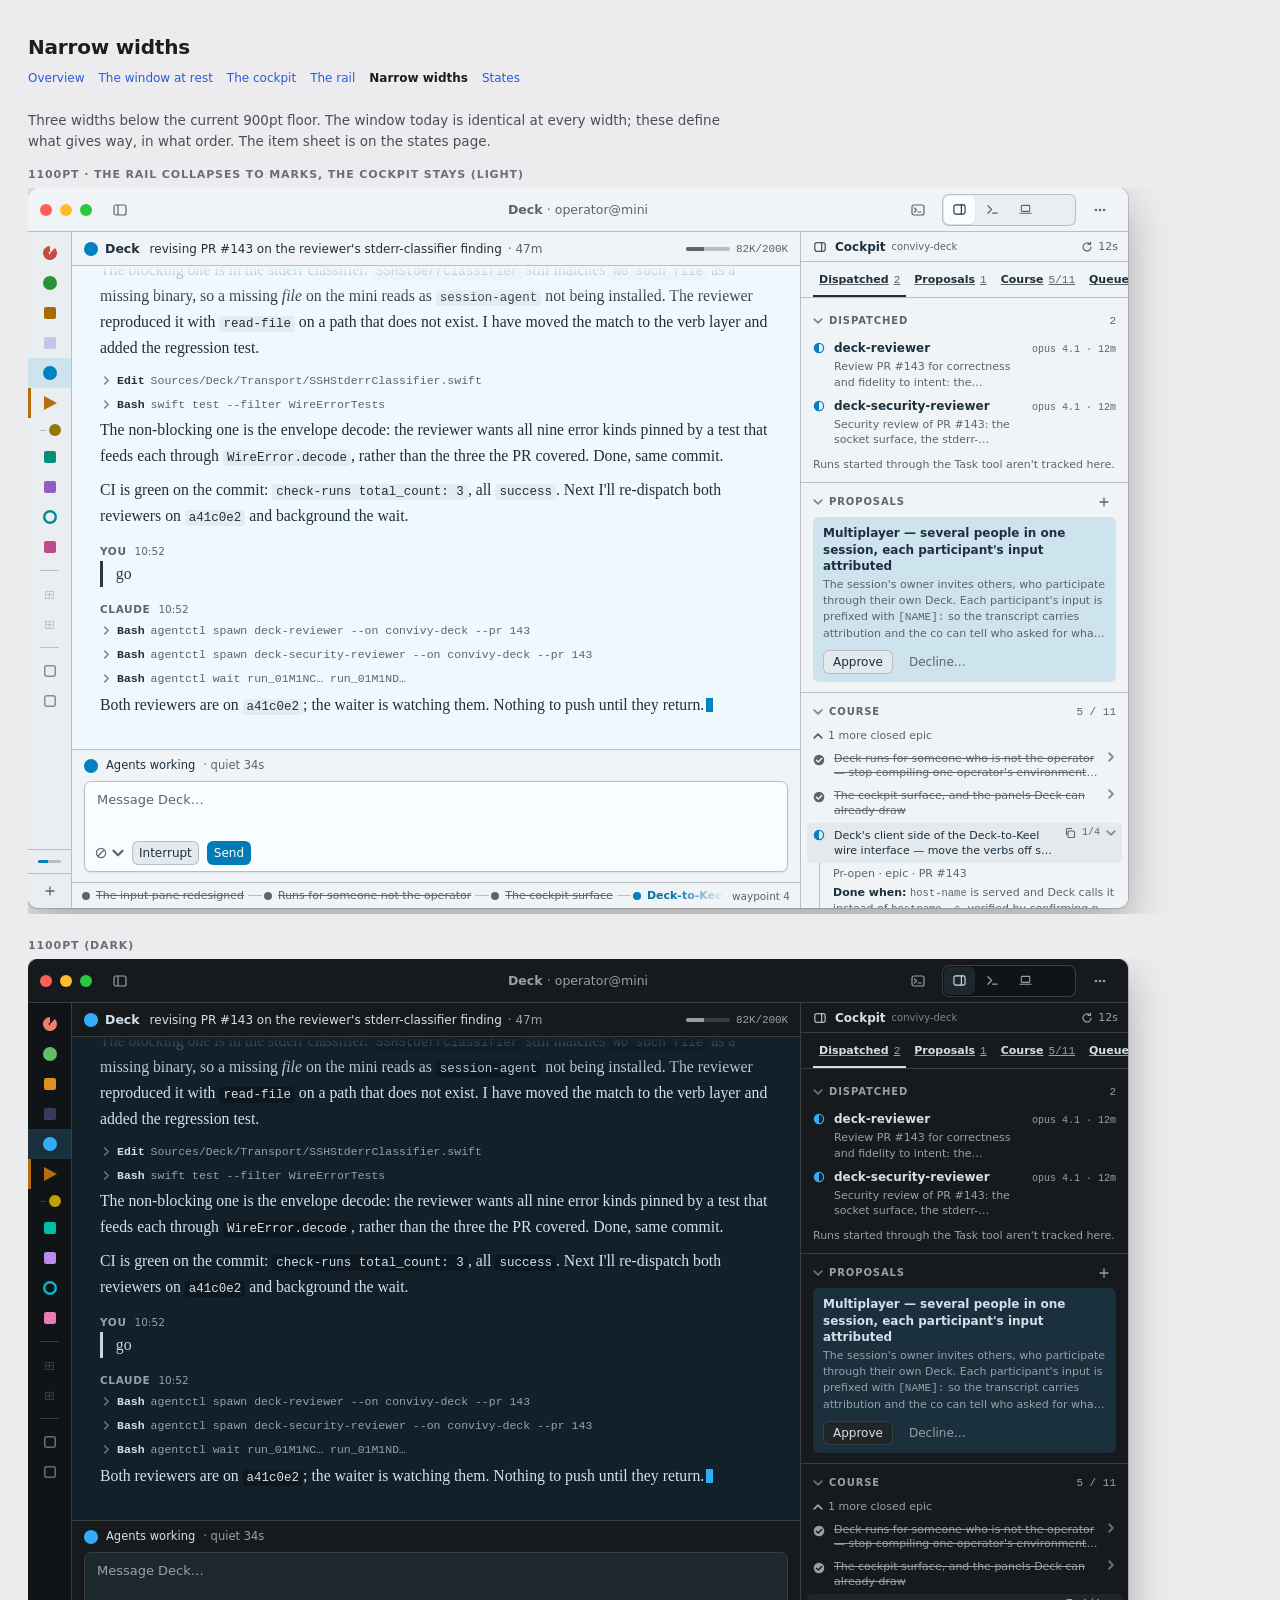
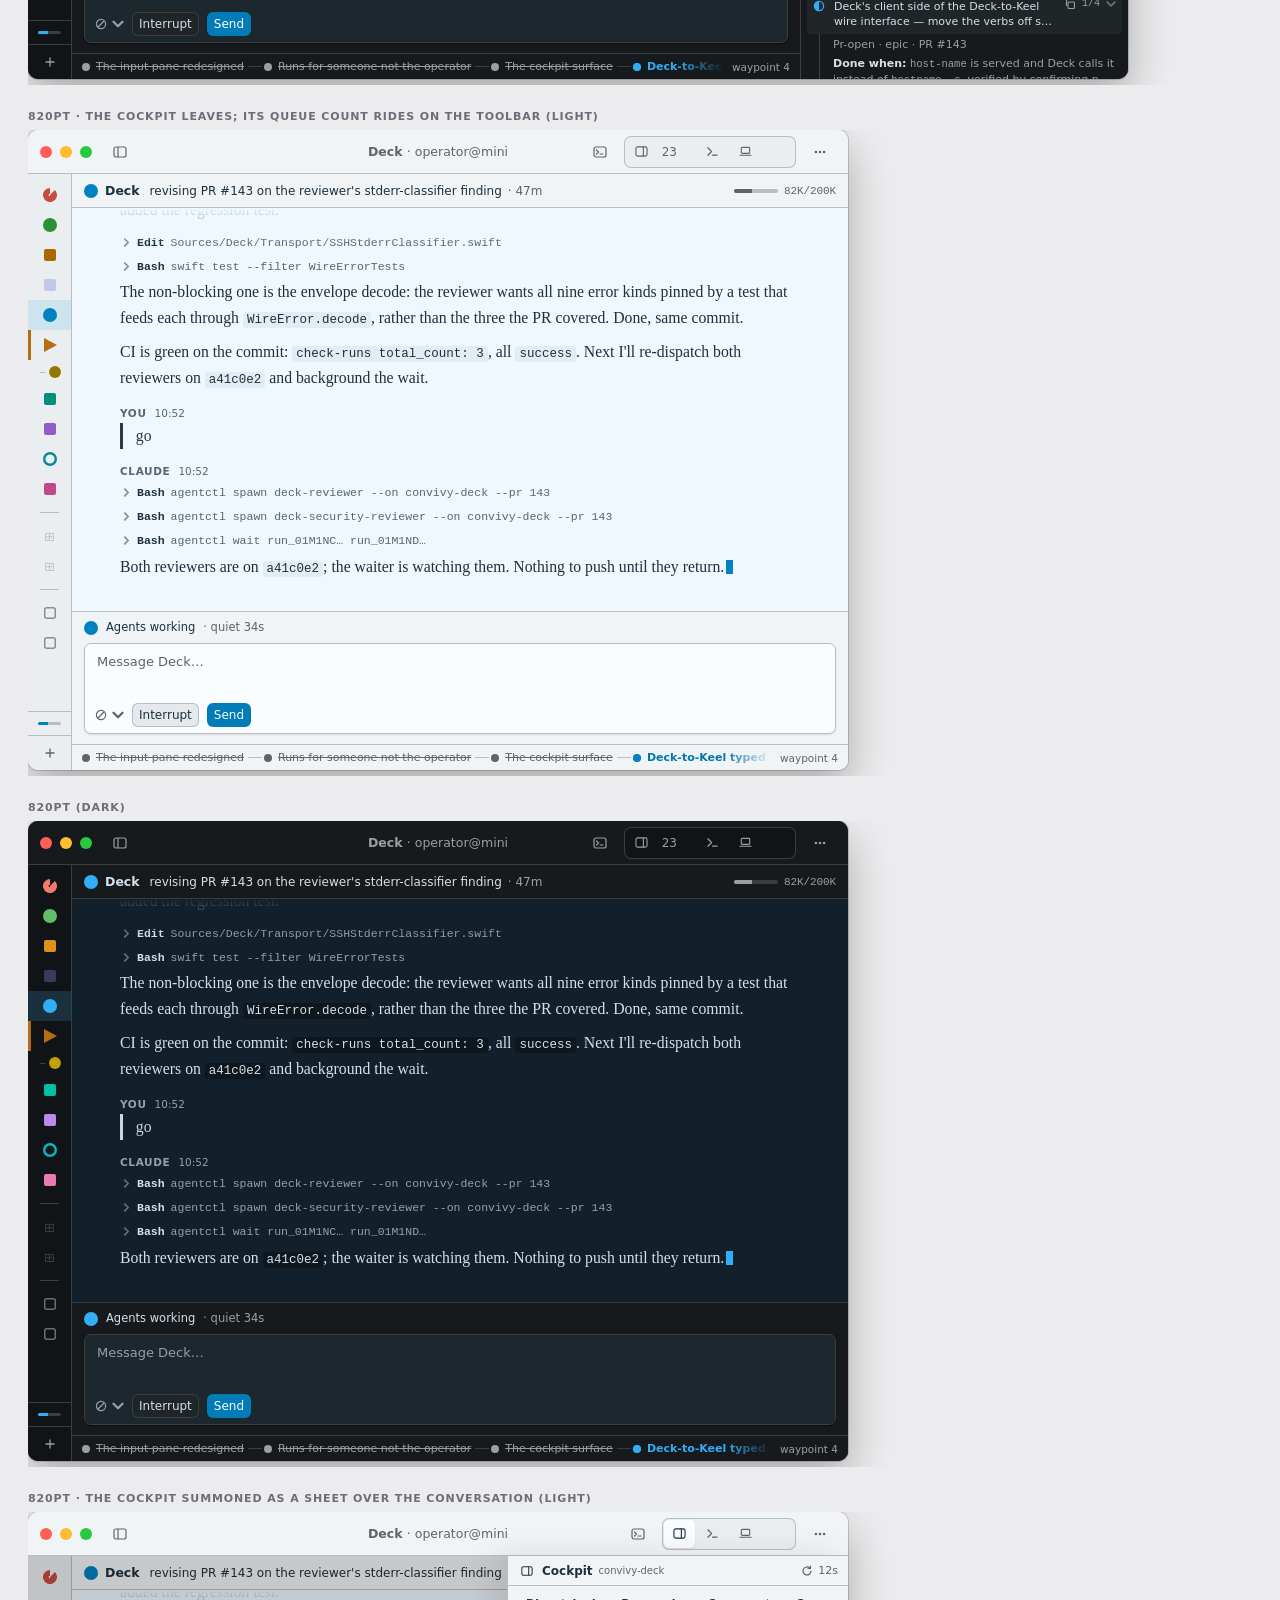
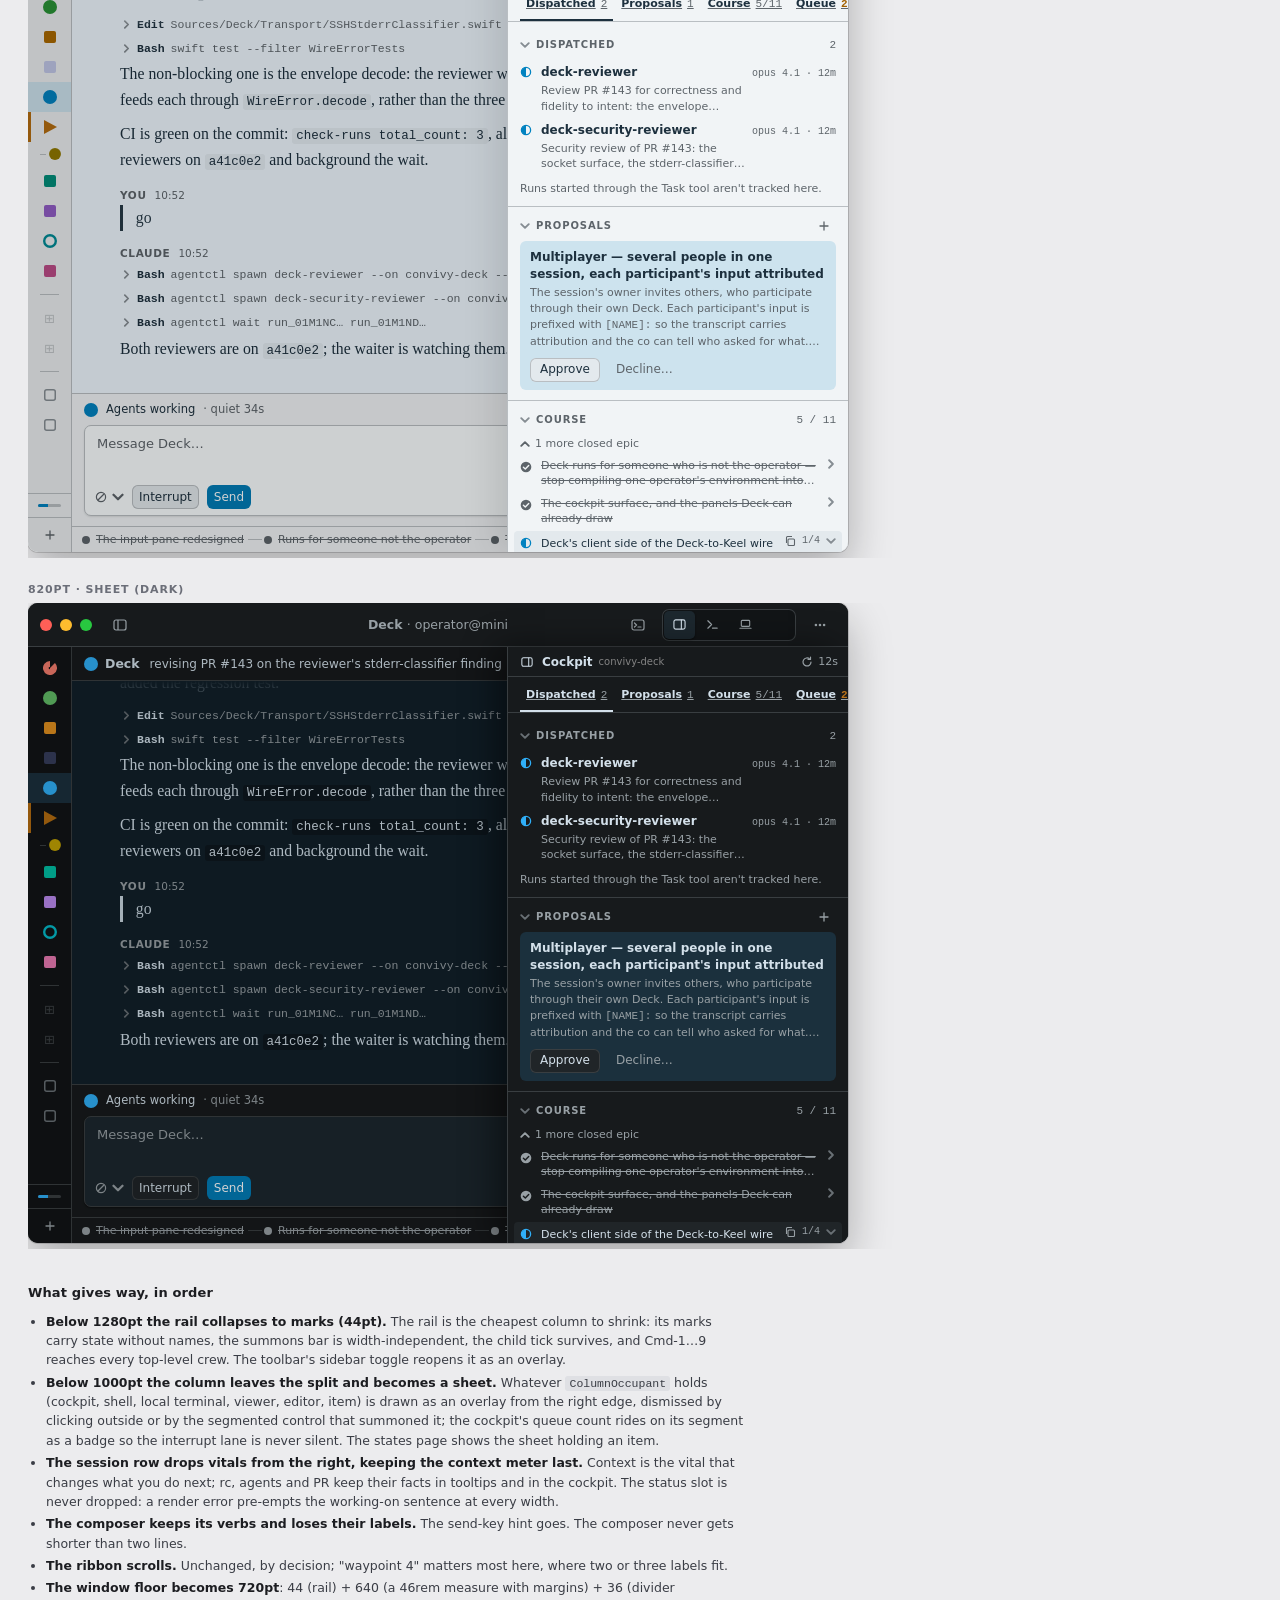
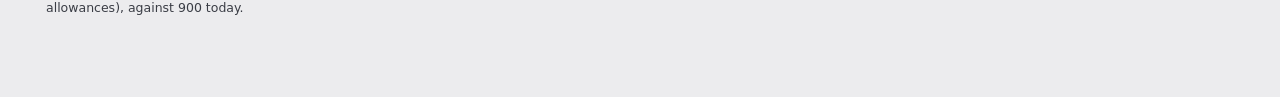
<file: design/redesign/04-narrow.html>
<!doctype html>
<meta charset="utf-8">
<meta name="viewport" content="width=device-width, initial-scale=1">
<title>Narrow widths</title>
<style>

/* deck.css — shared tokens and components for the redesign mocks.
   Tokens are generated by build.py's solver; edit build.py, not this file. */

:root {
  --font-ui: -apple-system, BlinkMacSystemFont, "SF Pro Text", "Helvetica Neue", system-ui, sans-serif;
  --font-mono: ui-monospace, "SF Mono", SFMono-Regular, Menlo, monospace;
  --font-prose: ui-serif, "New York", "Iowan Old Style", Georgia, "Times New Roman", serif;   /* session_view.py's own stack */
}

/* ---- the page around the mocks ---------------------------------------- */
html { color-scheme: light; }
body { margin: 0; padding: 32px 28px 72px; background: #ececee; color: #1c1d21; font: 13px/1.55 var(--font-ui); }
.doc { max-width: 1520px; margin: 0 auto; }
.doc h1 { font-size: 20px; font-weight: 600; letter-spacing: -.01em; margin: 0 0 6px; }
.doc h2 { font-size: 13px; font-weight: 600; margin: 34px 0 8px; letter-spacing: .01em; }
.doc .lede { font-size: 13.5px; color: #4b4e57; max-width: 82ch; margin: 0 0 18px; }
.doc .note { font-size: 12.5px; color: #3a3d45; max-width: 88ch; margin: 0 0 8px; }
.doc .note b { font-weight: 600; color: #1c1d21; }
.doc .note code, .doc .lede code, .doc td code { font: 11.5px var(--font-mono); background: #dfe0e4; padding: 1px 4px; border-radius: 3px; }
.doc ul.note { padding-left: 18px; }
.doc ul.note li { margin: 3px 0; }
.doc .nav { font-size: 12px; color: #5a5d66; margin: 0 0 22px; }
.doc .nav a { color: #2b5bd7; text-decoration: none; margin-right: 14px; }
.doc .nav a.here { color: #1c1d21; font-weight: 600; }
.doc .frames { display: flex; flex-direction: column; gap: 26px; }
.doc .frame-label { font: 600 11px/1 var(--font-ui); letter-spacing: .08em; text-transform: uppercase; color: #6b6e78; margin: 0 0 8px; }
.doc .scroller { overflow-x: auto; padding-bottom: 6px; }
.doc .risk { border-left: 3px solid #b8762a; padding: 8px 12px; background: #f4efe6; max-width: 88ch; }
.doc .finding { border-left: 3px solid #2b5bd7; padding: 8px 12px; background: #e9eef9; max-width: 88ch; }
.doc .concede { border-left: 3px solid #7a7d86; padding: 8px 12px; background: #e6e7ea; max-width: 88ch; }
.doc table { border-collapse: collapse; font-size: 12px; }
.doc th, .doc td { text-align: left; padding: 4px 10px 4px 0; border-bottom: 1px solid #d6d7db; vertical-align: top; }
.doc td.n { font-family: var(--font-mono); font-size: 11.5px; text-align: right; }
.doc td.pass { color: #1f7a3a; } .doc td.fail { color: #b3261e; }

/* ---- the window --------------------------------------------------------- */
.win {
  width: var(--w, 1440px); height: var(--hgt, 880px);
  border-radius: 10px; overflow: hidden; flex: none;
  box-shadow: 0 18px 44px rgba(0,0,0,.28), 0 0 0 1px rgba(0,0,0,.16);
  font: 12px/1.35 var(--font-ui);
  display: grid; grid-template-rows: 44px 1fr;
  background: var(--bg-chrome); color: var(--ink);
  -webkit-font-smoothing: antialiased; position: relative;
}
.mono { font-family: var(--font-mono); font-size: 11px; letter-spacing: -.01em; }
.num  { font-variant-numeric: tabular-nums; }
.dim  { color: var(--ink-2); }
.sectlabel { font: 600 10px/1 var(--font-ui); letter-spacing: .09em; text-transform: uppercase; color: var(--ink-2); }

/* ---- title bar + toolbar (NSToolbar, unified; controls at 28pt) ----------- */
.titlebar { display: grid; grid-template-columns: 1fr auto 1fr; align-items: center; padding: 0 12px; border-bottom: 1px solid var(--line); background: var(--bg-chrome); }
.lights { display: flex; gap: 8px; align-items: center; }
.lights i { width: 12px; height: 12px; border-radius: 50%; display: block; }
.lights i:nth-child(1) { background: #ff5f57; } .lights i:nth-child(2) { background: #febc2e; } .lights i:nth-child(3) { background: #28c840; }
.tb-left { display: flex; align-items: center; gap: 14px; }
.tb-title { font-size: 12.5px; font-weight: 600; color: var(--ink-2); text-align: center; }
.tb-title span { font-weight: 400; }
.tb-right { display: flex; justify-content: flex-end; gap: 8px; align-items: center; }
.tbtn { display: inline-flex; align-items: center; gap: 6px; height: 28px; padding: 0 9px; border-radius: 6px; color: var(--ink-2); font-size: 12px; font-weight: 500; }
.tbtn svg { width: 14px; height: 14px; }
.tbtn.on { background: var(--bg-hover); color: var(--ink); box-shadow: inset 0 0 0 1px var(--line); }
.tbtn .badge { font: 600 10px/1 var(--font-ui); padding: 4px 6px; border-radius: 9px; background: var(--attn-fill); color: #fff; }
.tbtn.sidebar { padding: 0 7px; }
/* the column occupant: one enum, one segmented control (Cockpit | Shell | Local | [Item/Viewer/Editor]) */
.seg { display: inline-flex; height: 28px; border-radius: 7px; box-shadow: inset 0 0 0 1px var(--line); background: var(--bg-rail); padding: 2px; gap: 2px; }
.seg span { display: inline-flex; align-items: center; gap: 5px; padding: 0 9px; border-radius: 5px; font-size: 12px; font-weight: 500; color: var(--ink-2); }
.seg span svg { width: 13px; height: 13px; }
.seg span.on { background: var(--bg-input); color: var(--ink); box-shadow: 0 1px 2px var(--shadow); }
.seg span.doc { color: var(--ink); }

/* ---- body split ---------------------------------------------------------- */
.body { display: grid; grid-template-columns: var(--rail-w, 216px) 1fr var(--cock-w, 328px); min-height: 0; }
.body.no-cockpit { grid-template-columns: var(--rail-w, 216px) 1fr; }
.body.no-rail { grid-template-columns: 1fr var(--cock-w, 328px); }
.body.no-rail.no-cockpit { grid-template-columns: 1fr; }
.body.dots { --rail-w: 44px; }

/* ---- the rail ------------------------------------------------------------ */
.rail { background: var(--bg-rail); border-right: 1px solid var(--line); display: flex; flex-direction: column; min-height: 0; position: relative; }
.rail .list { flex: 1; overflow: hidden; padding-top: 6px; position: relative; }
.rail .foot { border-top: 1px solid var(--line); }
.row { display: flex; align-items: center; gap: 8px; height: 26px; padding: 0 10px 0 12px; position: relative; color: var(--ink); }
.row .name { font-size: 13px; flex: 1; min-width: 0; overflow: hidden; text-overflow: ellipsis; white-space: nowrap; }
.row.child { padding-left: 32px; }
.row.child::before { content: ""; position: absolute; left: 17px; top: 0; bottom: 0; width: 1px; background: var(--line); }   /* the spine */
.row.child.last::before { bottom: 50%; }
.row.child::after { content: ""; position: absolute; left: 17px; top: 50%; width: 7px; height: 1px; background: var(--line); } /* the tick */
.row.sel { background: var(--accent-wash); }
.row.sel .mark { color: var(--mark-sel); }
.row.off .name { color: var(--ink-2); }
.row .trail { display: flex; align-items: center; gap: 5px; color: var(--ink-2); font-size: 10.5px; }
.row .trail svg { width: 10px; height: 10px; color: var(--ink-3); }
.row .summons { position: absolute; left: 0; top: 0; bottom: 0; width: 3px; background: var(--attn-mark); }
.row .warn { color: var(--attn-mark); width: 10px; height: 10px; }
.rail .sect { padding: 12px 12px 4px; }
.rail .bead { padding: 10px 12px 10px; display: flex; flex-direction: column; gap: 5px; }
.rail .bead .t { font-size: 12.5px; font-weight: 500; line-height: 1.3; white-space: nowrap; overflow: hidden; text-overflow: ellipsis; }
.meter { height: 3px; border-radius: 2px; background: var(--line); overflow: hidden; }
.meter i { display: block; height: 100%; background: var(--accent-mark); }
.rail .bead .f { font-size: 11px; color: var(--ink-2); display: flex; justify-content: space-between; }
.rail .newbtn { display: flex; align-items: center; gap: 6px; height: 34px; padding: 0 12px; font-size: 12px; font-weight: 500; color: var(--ink-2); border-top: 1px solid var(--line); }
.rail .newbtn svg { width: 12px; height: 12px; }
/* the summons that scrolled off: a chip pinned to the list's bottom edge, the rail's own offScreen rule */
.rail .offscreen { position: absolute; left: 0; right: 0; bottom: 0; height: 22px; display: flex; align-items: center; justify-content: center; gap: 4px; background: var(--bg-rail); border-top: 1px solid var(--line); color: var(--attn-text); font: 600 10.5px var(--font-ui); }
.rail .offscreen svg { width: 10px; height: 10px; }
.rail.dots .offscreen span { display: none; }
.rail .offscreen i { width: 3px; height: 12px; background: var(--attn-mark); display: inline-block; }
/* collapsed to marks */
.rail.dots .row { padding: 0; justify-content: center; height: 30px; }
.rail.dots .row.child { padding-left: 10px; height: 24px; }
.rail.dots .row.child::before { display: none; }
.rail.dots .row.child::after { left: 12px; width: 6px; }   /* the tick survives: a child is still a child at 44pt */
.rail.dots .row.child .mark { transform: scale(.85); }
.rail.dots .sect { height: 1px; padding: 0; margin: 8px 12px; background: var(--line); overflow: hidden; color: transparent; font-size: 0; }   /* a rule, not a label */
.rail.dots .bead { padding: 10px 10px; }
.rail.dots .bead .t, .rail.dots .bead .f, .rail.dots .bead .sectlabel { display: none; }
.rail.dots .newbtn span { display: none; }
.rail.dots .newbtn { justify-content: center; padding: 0; }

/* ---- session marks: shape carries state, colour carries identity --------- */
.mark { width: 14px; height: 14px; display: inline-flex; align-items: center; justify-content: center; flex: none; color: var(--mark); }
.mark svg { width: 14px; height: 14px; overflow: visible; }
.mark.off { opacity: .3; }
.mark.would { opacity: .3; }                  /* a hue this row WOULD take: a preview, drawn at the stopped row's 30% */
.mark.busy svg { animation: spin 1.4s linear infinite; }
.mark.listening svg { animation: breathe 1.1s ease-in-out infinite alternate; }
.mark.needs { color: var(--attn-mark); }
.mark.term { color: var(--ink-2); font-size: 13px; }
.mark.start svg { color: var(--ink-3); }       /* a catalog row: hollow, so it cannot be mistaken for a stopped crew's dimmed square */
@keyframes spin { to { transform: rotate(360deg); } }
@keyframes breathe { from { color: var(--mark) } to { color: var(--mark-pulse) } }
@media (prefers-reduced-motion: reduce) { .mark svg, .halo, .cursor { animation: none !important; } }

/* ---- centre column -------------------------------------------------------- */
.centre { display: grid; grid-template-rows: 34px 1fr auto 26px; min-width: 0; min-height: 0; background: var(--bg-canvas); }
.centre.no-ribbon { grid-template-rows: 34px 1fr auto; }

/* the co's row: who, what it says it is doing (or what the pane has to say instead), vitals */
.sess { display: flex; align-items: center; gap: 10px; padding: 0 12px; border-bottom: 1px solid var(--line); background: var(--bg-chrome); min-width: 0; }
.sess .who { display: flex; align-items: center; gap: 7px; flex: none; }
.sess .who b { font-size: 12.5px; font-weight: 600; }
.sess .working { flex: 1; min-width: 0; display: flex; align-items: baseline; gap: 6px; font-size: 12px; }
.sess .working .txt { overflow: hidden; text-overflow: ellipsis; white-space: nowrap; }
.sess .working .age { color: var(--ink-2); flex: none; font-variant-numeric: tabular-nums; }
.sess .working .age.stale { color: var(--warn); }
.sess .status { flex: 1; min-width: 0; font-size: 12px; overflow: hidden; text-overflow: ellipsis; white-space: nowrap; color: var(--ink-2); }
.sess .status.err { color: var(--err); }
.vitals { display: flex; align-items: center; gap: 12px; flex: none; }
.vit { display: inline-flex; align-items: center; gap: 5px; color: var(--ink-2); font-size: 11px; white-space: nowrap; }
.vit svg { width: 12px; height: 12px; }
.vit .ctx { display: inline-flex; align-items: center; gap: 6px; }
.vit .ctx .meter { width: 44px; height: 4px; background: var(--line); }
.vit .ctx .meter i { background: var(--ink-2); }
.vit .ctx.soft .meter i { background: var(--warn); } .vit .ctx.soft { color: var(--warn); }
.vit .ctx.hard .meter i { background: var(--err); } .vit .ctx.hard { color: var(--err); }
.vit.warn { color: var(--warn); }
.vit.pr { color: var(--attn-text); }
.vit.asof { color: var(--ink-2); }
.vitals.compact .vit:not(.keep) { display: none; }

/* the conversation: a document, as session_view.py already draws it — serif prose, mono for the machine */
.convo { overflow: hidden; position: relative; display: flex; flex-direction: column; justify-content: flex-end; padding: 0 0 14px; min-height: 0; }
.convo .inner { max-width: 46rem; width: 100%; margin: 0 auto; padding: 0 28px; box-sizing: border-box; }
.turn { margin: 0 0 17px; }
.turn .whom { font: 600 10.5px/1 var(--font-ui); letter-spacing: .06em; text-transform: uppercase; color: var(--ink-2); margin: 0 0 5px; display: flex; align-items: center; gap: 8px; }
.turn .whom time { font-weight: 400; letter-spacing: 0; text-transform: none; }
.turn p { font: 15.75px/1.65 var(--font-prose); margin: 0 0 8px; color: var(--ink); }   /* SessionTypography: 15px root × 1.05, leading 1.65, user-adjustable */
.turn.you .msg { border-left: 3px solid currentColor; padding-left: .8rem; opacity: .95; }   /* session_view .you .body */
.turn.you.held .msg { border-left: 1px dashed currentColor; opacity: .55; }                   /* session_view .you.held .body */
.turn code { font: 12.5px var(--font-mono); background: var(--code-bg); padding: 1px 4px; border-radius: 3px; }
.tool { display: flex; align-items: center; gap: 6px; height: 22px; padding: 0 2px; margin: 2px 0; font: 11.5px var(--font-mono); color: var(--ink-2); }   /* session_view <details><summary> */
.tool .verb { color: var(--ink); font-weight: 600; }
.tool > span:not(.verb) { min-width: 0; overflow: hidden; text-overflow: ellipsis; white-space: nowrap; }
.tool svg { width: 9px; height: 9px; color: var(--ink-3); flex: none; }
.convo .fade { position: absolute; left: 0; right: 0; top: 0; height: 36px; background: linear-gradient(to top, transparent, var(--bg-canvas)); pointer-events: none; }
.convo .cursor { display: inline-block; width: 7px; height: 14px; background: var(--accent-mark); vertical-align: -2px; margin-left: 2px; animation: blink 1s steps(2) infinite; }
.convo.veiled .inner { opacity: .45; }
@keyframes blink { 50% { opacity: 0 } }

/* the operator's rows: live state + composer, or the gate, or the fallback */
.oper { border-top: 1px solid var(--line); background: var(--bg-chrome); padding: 8px 12px 10px; display: flex; flex-direction: column; gap: 8px; }
.live { display: flex; align-items: center; gap: 8px; font-size: 11.5px; }
.live .state { font-weight: 500; }
.live .quiet { color: var(--ink-2); font-variant-numeric: tabular-nums; }
.live .bg { display: inline-flex; align-items: center; gap: 5px; color: var(--ink-2); }
.live .bg i { width: 5px; height: 5px; border-radius: 50%; background: var(--ink-2); animation: breathe2 .9s ease-in-out infinite alternate; }
@keyframes breathe2 { to { opacity: .25 } }
.live .err { color: var(--err); overflow: hidden; text-overflow: ellipsis; white-space: nowrap; }
.composer { border: 1px solid var(--line); border-radius: 7px; background: var(--bg-input); display: flex; flex-direction: column; box-shadow: 0 1px 2px var(--shadow); }
.composer .text { padding: 9px 12px 4px; font-size: 13px; line-height: 1.45; min-height: 42px; color: var(--ink); }
.composer .text .ph { color: var(--ink-2); }
.composer .bar { display: flex; align-items: center; gap: 8px; padding: 4px 8px 6px 10px; }
.composer .cmd { display: inline-flex; align-items: center; gap: 5px; color: var(--ink-2); font-size: 11.5px; }
.composer .cmd svg { width: 12px; height: 12px; }
.composer .held { color: var(--ink-2); font-size: 11.5px; display: inline-flex; gap: 6px; align-items: center; }
.composer .hint { margin-left: auto; font-size: 11px; color: var(--ink-2); }
.btn { display: inline-flex; align-items: center; justify-content: center; height: 24px; padding: 0 10px; border-radius: 6px; font-size: 12px; font-weight: 500; color: var(--ink); white-space: nowrap; background: var(--bg-hover); box-shadow: inset 0 0 0 1px var(--line); gap: 5px; }
.btn.primary { background: var(--accent-fill); color: #fff; box-shadow: none; }
.btn.ghost { background: transparent; box-shadow: none; color: var(--ink-2); }
.btn svg { width: 12px; height: 12px; }
.fallback { display: flex; align-items: center; gap: 10px; font-size: 12.5px; font-weight: 500; padding: 6px 0 2px; }
/* the gate: GatePanel, at most 340pt, scrolling */
.gate { display: flex; flex-direction: column; gap: 10px; max-height: 340px; overflow: hidden; padding: 4px 0 2px; }
.gate .gh { display: flex; align-items: baseline; gap: 8px; }
.gate .gh .rem { font-size: 11.5px; color: var(--ink-2); }
.gate .q { font-size: 13px; font-weight: 500; line-height: 1.4; }
.opt { display: grid; grid-template-columns: 22px 1fr auto; align-items: baseline; gap: 8px; padding: 8px 10px; border: 1px solid var(--line); border-radius: 6px; background: var(--bg-input); }
.opt .n { font: 600 11px var(--font-mono); color: var(--ink-2); }
.opt .l { font-size: 12.5px; line-height: 1.4; }
.opt .d { font-size: 11.5px; color: var(--ink-2); margin-top: 2px; }
.opt .k { font: 11px var(--font-mono); color: var(--ink-3); }
.opt.rec { border-color: var(--accent-mark); }
.gate .foot { display: flex; align-items: center; gap: 8px; font-size: 11.5px; color: var(--ink-2); }
/* the raw terminal fallback */
.termhdr { display: flex; align-items: center; justify-content: space-between; padding: 6px 12px; border-bottom: 1px solid var(--line); background: var(--bg-chrome); font-size: 12px; color: var(--ink-2); }
.rawterm { flex: 1; padding: 10px 12px; font: 11.5px/1.5 var(--font-mono); color: var(--ink); white-space: pre; overflow: hidden; }
.rawterm .p { color: var(--accent-text); }

/* the waypoint ribbon: the last row, always */
.ribbon { display: flex; align-items: center; gap: 8px; padding: 0 10px; white-space: nowrap; border-top: 1px solid var(--line); background: var(--bg-chrome); overflow: hidden; }
.ribbon .scroll { display: flex; align-items: center; gap: 2px; overflow: hidden; flex: 1; min-width: 0;
  -webkit-mask-image: linear-gradient(to right, #000 calc(100% - 48px), transparent); mask-image: linear-gradient(to right, #000 calc(100% - 48px), transparent); }
.wp { display: inline-flex; align-items: center; gap: 6px; flex: none; }
.wp .dot { width: 8px; height: 8px; border-radius: 50%; position: relative; flex: none; }
.wp.done .dot { background: var(--ink-2); }
.wp.cur  .dot { background: var(--prog-mark); }
.wp.ahead .dot { background: var(--line); box-shadow: inset 0 0 0 1px var(--ink-3); }
.wp .lbl { font-size: 11px; color: var(--ink-2); padding-right: 2px; }
.wp.done .lbl { text-decoration: line-through; }
.wp.cur .lbl { color: var(--prog-text); font-weight: 600; }
.wp .halo { position: absolute; inset: 0; border-radius: 50%; border: 1px solid var(--prog-mark); animation: halo 1.8s ease-out infinite; }
@keyframes halo { from { transform: scale(1); opacity: .7 } to { transform: scale(2.1); opacity: 0 } }
.ribbon .rule { width: 14px; height: 1px; background: var(--line); flex: none; }
.ribbon .pos { flex: none; font-size: 10.5px; color: var(--ink-2); }

/* ---- the cockpit ---------------------------------------------------------- */
.cockpit { border-left: 1px solid var(--line); background: var(--bg-chrome); display: grid; grid-template-rows: auto 1fr; min-height: 0; min-width: 0; overflow: hidden; }
.cockpit > *, .sheet > * { min-width: 0; }
.win[style*="--hgt:auto"] .cockpit .scroll { overflow: visible; }
.cockpit .head { padding: 0; }
.cockpit .head .band .asof { font-size: 11px; color: var(--ink-2); display: inline-flex; gap: 5px; align-items: center; }
.cockpit .head .band .asof svg { width: 12px; height: 12px; }
.cockpit .index { display: flex; gap: 2px; padding: 6px 12px 0; border-bottom: 1px solid var(--line); }
.cockpit .index a { padding: 5px 6px 7px; font-size: 11px; color: var(--ink-2); border-bottom: 2px solid transparent; display: inline-flex; gap: 5px; align-items: baseline; }
.cockpit .index a b { font-weight: 600; color: var(--ink); }
.cockpit .index a .n { font: 11px var(--font-mono); color: var(--ink-2); }
.cockpit .index a.here { border-bottom-color: var(--ink); }
.cockpit .index a.collapsed b { color: var(--ink-2); text-decoration: line-through; }   /* a collapsed panel stays in the index, struck */
.cockpit .index a .n.hot { color: var(--attn-text); font-weight: 600; }
.cockpit .scroll { overflow: hidden; padding: 4px 0 0; }

/* The right column's band (B2, ColumnBand): icon, title, place line, then the tab's own controls. Its
   surface and its rule are the tab's identity: a crew's band takes the crew's colour, the laptop's
   takes graphite, and the Cockpit's stays neutral with a plain separator. The app truncates the place
   line in the middle and keeps the full text in a tooltip; CSS can only truncate at the end. */
.band { display: flex; align-items: center; gap: 6px; height: 30px; box-sizing: border-box; padding: 0 10px; background: var(--bg-chrome); border-bottom: 1px solid var(--line); min-width: 0; }
.band .bi { width: 18px; flex: none; display: inline-flex; justify-content: center; color: var(--ink); }
.band .bi svg { width: 12px; height: 12px; }
.band .bt { font: 600 12px var(--font-ui); flex: none; white-space: nowrap; }
.band .bp { flex: 1; min-width: 0; overflow: hidden; text-overflow: ellipsis; white-space: nowrap; font: 10px var(--font-ui); color: var(--neutral-place); }
.band .tr { margin-left: auto; flex: none; display: inline-flex; gap: 6px; align-items: center; }
.band.crew { background: var(--band); border-bottom: 2px solid var(--band-ink); }
.band.crew .bi { color: var(--band-ink); }
.band.crew .bp { color: var(--band-place); }
.band.gr { background: var(--gr-band); border-bottom: 2px solid var(--gr-ink); }
.band.gr .bi { color: var(--gr-ink); }
.band.gr .bp { color: var(--gr-place); }
.tbody { flex: 1; min-height: 0; overflow: hidden; padding: 10px 12px; font: 11.5px/1.55 var(--font-mono); color: var(--ink); background: var(--bg-canvas); }
.tbody.gr { background: var(--gr-canvas); }
.tbody .dim { color: var(--ink-2); }
.sbody { flex: 1; min-height: 0; overflow: hidden; padding: 12px; background: var(--bg-canvas); font: 12px/1.5 var(--font-ui); }
.sbody .card { background: var(--bg-input); border: 1px solid var(--line); border-radius: 6px; padding: 8px 10px; margin-bottom: 8px; }
.sbody .cid { font: 10px/1.2 var(--font-mono); color: var(--canvas-place); margin-bottom: 4px; }
.sbody .flag { font: 600 10px var(--font-ui); color: var(--attn-text); }
.panel { padding: 8px 12px 10px; border-bottom: 1px solid var(--line); }
.panel:last-child { border-bottom: 0; }
.panel .ph { display: flex; align-items: center; gap: 6px; height: 22px; margin-bottom: 4px; }
.panel .ph svg.chev { width: 10px; height: 10px; color: var(--ink-3); }
.panel .ph .cnt { margin-left: auto; font: 11px var(--font-mono); color: var(--ink-2); }
.panel .ph .act { margin-left: auto; display: inline-flex; gap: 6px; }
.panel .empty { font-size: 11.5px; color: var(--ink-2); padding: 2px 0; }
.panel .empty.err { color: var(--err); }
.panel .foot { font-size: 11px; color: var(--ink-2); margin-top: 6px; }
.unresolved { padding: 14px 12px; font-size: 12px; color: var(--ink-2); line-height: 1.45; }

/* one row grammar for every list in the cockpit */
.crow { display: grid; grid-template-columns: 14px 1fr auto; column-gap: 7px; align-items: baseline; padding: 4px 0; position: relative; }
.crow .g { width: 12px; height: 12px; align-self: start; margin-top: 2px; color: var(--ink-2); }
.crow .g svg { width: 12px; height: 12px; display: block; }
.crow .g.prog, .crow .g.pr { color: var(--prog-mark); }
.crow .g.held, .crow .g.attn { color: var(--attn-mark); }
.crow .t { font-size: 11px; line-height: 1.35; display: -webkit-box; -webkit-line-clamp: 2; -webkit-box-orient: vertical; overflow: hidden; }
.crow.done .t, .crow.closed .t { color: var(--ink-2); text-decoration: line-through; }
.crow .m { font: 10px var(--font-mono); color: var(--ink-2); white-space: nowrap; display: inline-flex; align-items: center; gap: 6px; }
.crow .m .held { color: var(--attn-text); display: inline-flex; gap: 2px; align-items: center; }
.crow .m .held svg { width: 10px; height: 10px; }
.crow .m .chev { width: 10px; height: 10px; color: var(--ink-3); }
.crow .m .sev { font: 600 10px/1 var(--font-ui); letter-spacing: .06em; text-transform: uppercase; color: var(--attn-text); }
.crow.hover { background: var(--bg-hover); margin: 0 -6px; padding-left: 6px; padding-right: 6px; border-radius: 4px; }
.crow .copy { width: 12px; height: 12px; color: var(--ink-2); }

/* an expanded epic: the spine, the interior, the children */
.epic { position: relative; margin: 0 0 4px 6px; padding: 2px 0 2px 14px; }
.epic::before { content: ""; position: absolute; left: 0; top: 0; bottom: 0; width: 1px; background: var(--line); }
.epic .state { font-size: 11px; color: var(--ink-2); margin: 2px 0 4px; }
.epic .cap { font-size: 11px; line-height: 1.4; color: var(--ink-2); display: -webkit-box; -webkit-line-clamp: 2; -webkit-box-orient: vertical; overflow: hidden; }
.epic .cap b { font-weight: 600; color: var(--ink); }
.epic .more { font-size: 11px; color: var(--accent-text); margin: 1px 0 4px; }
.epic .meta { font-size: 11px; color: var(--ink-2); margin: 0 0 6px; }
.epic .kids .crow { padding: 3px 0; }
.epic .kids .t { font-size: 10px; }
.epic .loading { display: inline-flex; gap: 6px; align-items: center; font-size: 11px; color: var(--ink-2); }
.epic .loading i { width: 10px; height: 10px; border: 1.5px solid var(--line); border-top-color: var(--ink-2); border-radius: 50%; animation: spin 1s linear infinite; }

.affordance { display: inline-flex; align-items: center; gap: 5px; font-size: 11px; color: var(--ink-2); padding: 2px 0 4px; }
.affordance svg { width: 10px; height: 10px; }

/* dispatched: an agent in flight */
.run .t b { font-weight: 600; font-size: 12px; }
.run .task { font-size: 11px; color: var(--ink-2); line-height: 1.4; display: -webkit-box; -webkit-line-clamp: 2; -webkit-box-orient: vertical; overflow: hidden; margin-top: 2px; }

/* proposals: their own region, tinted, with the verbs on the row */
.prop { padding: 8px 10px; border-radius: 6px; background: var(--accent-wash); margin-top: 2px; }
.prop .t { font-size: 12px; font-weight: 600; margin-bottom: 3px; }
.prop .b { font-size: 11px; line-height: 1.45; color: var(--ink-2); display: -webkit-box; -webkit-line-clamp: 4; -webkit-box-orient: vertical; overflow: hidden; }
.prop .acts { display: flex; gap: 6px; margin-top: 8px; }

/* the item detail pane, in the column or the sheet */
.item { display: grid; grid-template-rows: auto 1fr auto; min-height: 0; }
.item .ih { display: flex; align-items: baseline; gap: 6px; padding: 8px 12px; border-bottom: 1px solid var(--line); }
.item .ih .t { font-size: 12.5px; font-weight: 500; line-height: 1.35; flex: 1; }
.item .ih .p { font: 11px var(--font-mono); color: var(--ink-2); }
.item .ibody { padding: 12px 14px; overflow: hidden; font: 13.5px/1.6 var(--font-prose); }
.item .ibody h4 { font: 600 11px/1 var(--font-ui); letter-spacing: .06em; text-transform: uppercase; color: var(--ink-2); margin: 12px 0 6px; }
.item .ibody p { margin: 0 0 8px; }
.item .ibody code { font: 11.5px var(--font-mono); background: var(--code-bg); padding: 1px 4px; border-radius: 3px; }
.item .ibody .cm { font: 12px/1.5 var(--font-ui); color: var(--ink-2); border-left: 2px solid var(--line); padding-left: 10px; margin: 6px 0; }
.item .acts { display: flex; gap: 6px; padding: 8px 12px; border-top: 1px solid var(--line); flex-wrap: wrap; }

/* narrow: the cockpit as a sheet over the conversation */
.sheet { position: absolute; top: 44px; right: 0; bottom: 0; width: 340px; background: var(--bg-chrome); border-left: 1px solid var(--line); box-shadow: -12px 0 32px var(--shadow); display: grid; grid-template-rows: auto 1fr; z-index: 3; }
.sheet.item { grid-template-rows: auto 1fr auto; }
.scrim { position: absolute; inset: 44px 0 0 0; background: rgba(0,0,0,.18); z-index: 2; }

/* narrow: a compact composer */
.composer.compact .hint { display: none; }
.composer.compact .btn .lbl { display: none; }
.composer.compact .btn { padding: 0 7px; }
.composer.compact .cmd span { display: none; }

/* ---- the legends ---------------------------------------------------------- */
.grammar { display: grid; grid-template-columns: repeat(5, 1fr); gap: 10px; }
.grammar .cell { padding: 10px 12px; border-radius: 6px; background: var(--bg-rail); border: 1px solid var(--line); }
.grammar .cell .crow { padding: 0; }
.grammar .cell .why { font-size: 11px; color: var(--ink-2); margin-top: 6px; line-height: 1.4; }
.marks { display: grid; grid-template-columns: repeat(7, 1fr); gap: 10px; }
.marks .cell { padding: 10px 12px; border-radius: 6px; background: var(--bg-rail); border: 1px solid var(--line); display: flex; gap: 10px; align-items: flex-start; }
.marks .cell .lab { font-size: 11.5px; font-weight: 600; }
.marks .cell .why { font-size: 11px; color: var(--ink-2); line-height: 1.4; margin-top: 2px; }
.strip { padding: 14px 16px; border-radius: 10px; }
.swatches { display: flex; gap: 8px; flex-wrap: wrap; }
.sw { display: inline-flex; align-items: center; gap: 6px; font-size: 11px; padding: 4px 8px; border-radius: 5px; background: var(--bg-rail); border: 1px solid var(--line); }
.sw i { width: 12px; height: 12px; border-radius: 3px; display: inline-block; }

/* ---- generated tokens: one block per (appearance, selected-crew hue) ---- */
.win[data-theme="light"][data-hue="29"] {
  --bg-chrome: #f6f2f2;
  --bg-rail: #f1eceb;
  --bg-canvas: #fff4f2;
  --bg-input: #fffcfb;
  --bg-hover: #ede6e5;
  --ink: #3e2724;
  --ink-2: #6a615f;
  --ink-3: #938a88;
  --line: #c3bcbb;
  --line-2: #d5cfcf;
  --accent-text: #c04639;
  --accent-mark: #c74c3f;
  --accent-fill: #c74c3f;
  --accent-wash: #efd9d7;
  --prog-text: #3e2724;
  --prog-mark: #2e2e2e;
  --attn-mark: #b46d10;
  --attn-text: #a26001;
  --attn-fill: #aa6501;
  --warn: #816d1c;
  --err: #c92f33;
  --ok: #1d7d3e;
  --code-bg: #f3e8e7;
  --band: #fff9f9;
  --band-ink: #c74c3f;
  --band-place: #636363;
  --canvas-place: #636363;
  --neutral-place: #636363;
  --gr-canvas: #eeeeee;
  --gr-band: #f7f7f7;
  --gr-ink: #7a7a7a;
  --gr-place: #636363;
  --shadow: rgba(0,0,0,.10);
}
.win[data-theme="light"][data-hue="29"] .hue-29 { --mark: #c74c3f; --mark-sel: #c74c3f; --mark-pulse: #9e241b; }
.win[data-theme="light"][data-hue="29"] .hue-68 { --mark: #ab6901; --mark-sel: #ab6901; --mark-pulse: #7c4b01; }
.win[data-theme="light"][data-hue="29"] .hue-95 { --mark: #917900; --mark-sel: #917900; --mark-pulse: #695701; }
.win[data-theme="light"][data-hue="29"] .hue-145 { --mark: #299236; --mark-sel: #258f33; --mark-pulse: #006b19; }
.win[data-theme="light"][data-hue="29"] .hue-178 { --mark: #018e7a; --mark-sel: #028b77; --mark-pulse: #016758; }
.win[data-theme="light"][data-hue="29"] .hue-205 { --mark: #008b96; --mark-sel: #028792; --mark-pulse: #00646d; }
.win[data-theme="light"][data-hue="29"] .hue-240 { --mark: #0182c0; --mark-sel: #0182c0; --mark-pulse: #015e8c; }
.win[data-theme="light"][data-hue="29"] .hue-275 { --mark: #616ed7; --mark-sel: #616ed7; --mark-pulse: #4249af; }
.win[data-theme="light"][data-hue="29"] .hue-305 { --mark: #915dc5; --mark-sel: #915dc5; --mark-pulse: #6d389e; }
.win[data-theme="light"][data-hue="29"] .hue-350 { --mark: #bc4b87; --mark-sel: #bc4b87; --mark-pulse: #942464; }
.win[data-theme="light"][data-hue="68"] {
  --bg-chrome: #f5f3f1;
  --bg-rail: #f0edea;
  --bg-canvas: #fff5eb;
  --bg-input: #fffcf9;
  --bg-hover: #ece7e2;
  --ink: #3a2b1a;
  --ink-2: #68625c;
  --ink-3: #918b85;
  --line: #c1bdb8;
  --line-2: #d4d0cd;
  --accent-text: #9f6201;
  --accent-mark: #ab6901;
  --accent-fill: #a76700;
  --accent-wash: #eadecd;
  --prog-text: #3a2b1a;
  --prog-mark: #2e2e2e;
  --attn-mark: #b46d10;
  --attn-text: #a26001;
  --attn-fill: #aa6501;
  --warn: #816d1c;
  --err: #c92f33;
  --ok: #1d7d3e;
  --code-bg: #f1eae3;
  --band: #fffaf5;
  --band-ink: #ab6901;
  --band-place: #636363;
  --canvas-place: #636363;
  --neutral-place: #636363;
  --gr-canvas: #eeeeee;
  --gr-band: #f7f7f7;
  --gr-ink: #7a7a7a;
  --gr-place: #636363;
  --shadow: rgba(0,0,0,.10);
}
.win[data-theme="light"][data-hue="68"] .hue-29 { --mark: #c74c3f; --mark-sel: #c74c3f; --mark-pulse: #9e241b; }
.win[data-theme="light"][data-hue="68"] .hue-68 { --mark: #ab6901; --mark-sel: #ab6901; --mark-pulse: #7c4b01; }
.win[data-theme="light"][data-hue="68"] .hue-95 { --mark: #917900; --mark-sel: #917900; --mark-pulse: #695701; }
.win[data-theme="light"][data-hue="68"] .hue-145 { --mark: #299236; --mark-sel: #258f33; --mark-pulse: #006b19; }
.win[data-theme="light"][data-hue="68"] .hue-178 { --mark: #018e7a; --mark-sel: #028b77; --mark-pulse: #016758; }
.win[data-theme="light"][data-hue="68"] .hue-205 { --mark: #008b96; --mark-sel: #028792; --mark-pulse: #00646d; }
.win[data-theme="light"][data-hue="68"] .hue-240 { --mark: #0182c0; --mark-sel: #0182c0; --mark-pulse: #015e8c; }
.win[data-theme="light"][data-hue="68"] .hue-275 { --mark: #616ed7; --mark-sel: #616ed7; --mark-pulse: #4249af; }
.win[data-theme="light"][data-hue="68"] .hue-305 { --mark: #915dc5; --mark-sel: #915dc5; --mark-pulse: #6d389e; }
.win[data-theme="light"][data-hue="68"] .hue-350 { --mark: #bc4b87; --mark-sel: #bc4b87; --mark-pulse: #942464; }
.win[data-theme="light"][data-hue="95"] {
  --bg-chrome: #f4f3f0;
  --bg-rail: #eeedea;
  --bg-canvas: #faf7ea;
  --bg-input: #fefcf8;
  --bg-hover: #e9e8e2;
  --ink: #332e19;
  --ink-2: #65635c;
  --ink-3: #8e8c84;
  --line: #bfbeb8;
  --line-2: #d2d1cd;
  --accent-text: #836d01;
  --accent-mark: #917900;
  --accent-fill: #8a7302;
  --accent-wash: #e5e1cc;
  --prog-text: #332e19;
  --prog-mark: #2e2e2e;
  --attn-mark: #b46d10;
  --attn-text: #a26001;
  --attn-fill: #aa6501;
  --warn: #816d1c;
  --err: #c92f33;
  --ok: #1d7d3e;
  --code-bg: #edebe2;
  --band: #fdfbf4;
  --band-ink: #917900;
  --band-place: #636363;
  --canvas-place: #636363;
  --neutral-place: #636363;
  --gr-canvas: #eeeeee;
  --gr-band: #f7f7f7;
  --gr-ink: #7a7a7a;
  --gr-place: #636363;
  --shadow: rgba(0,0,0,.10);
}
.win[data-theme="light"][data-hue="95"] .hue-29 { --mark: #c74c3f; --mark-sel: #c74c3f; --mark-pulse: #9e241b; }
.win[data-theme="light"][data-hue="95"] .hue-68 { --mark: #ab6901; --mark-sel: #ab6901; --mark-pulse: #7c4b01; }
.win[data-theme="light"][data-hue="95"] .hue-95 { --mark: #917900; --mark-sel: #917900; --mark-pulse: #695701; }
.win[data-theme="light"][data-hue="95"] .hue-145 { --mark: #299236; --mark-sel: #258f33; --mark-pulse: #006b19; }
.win[data-theme="light"][data-hue="95"] .hue-178 { --mark: #018e7a; --mark-sel: #028b77; --mark-pulse: #016758; }
.win[data-theme="light"][data-hue="95"] .hue-205 { --mark: #008b96; --mark-sel: #028792; --mark-pulse: #00646d; }
.win[data-theme="light"][data-hue="95"] .hue-240 { --mark: #0182c0; --mark-sel: #0182c0; --mark-pulse: #015e8c; }
.win[data-theme="light"][data-hue="95"] .hue-275 { --mark: #616ed7; --mark-sel: #616ed7; --mark-pulse: #4249af; }
.win[data-theme="light"][data-hue="95"] .hue-305 { --mark: #915dc5; --mark-sel: #915dc5; --mark-pulse: #6d389e; }
.win[data-theme="light"][data-hue="95"] .hue-350 { --mark: #bc4b87; --mark-sel: #bc4b87; --mark-pulse: #942464; }
.win[data-theme="light"][data-hue="145"] {
  --bg-chrome: #f2f4f2;
  --bg-rail: #ebeeeb;
  --bg-canvas: #f0faf0;
  --bg-input: #fafefa;
  --bg-hover: #e5e9e5;
  --ink: #233323;
  --ink-2: #5f655f;
  --ink-3: #888e88;
  --line: #bbbfbb;
  --line-2: #cfd2ce;
  --accent-text: #097f23;
  --accent-mark: #299236;
  --accent-fill: #1c882d;
  --accent-wash: #d4e5d6;
  --prog-text: #097f23;
  --prog-mark: #299236;
  --attn-mark: #b46d10;
  --attn-text: #a26001;
  --attn-fill: #aa6501;
  --warn: #816d1c;
  --err: #c92f33;
  --ok: #1d7d3e;
  --code-bg: #e6ede6;
  --band: #f7fdf7;
  --band-ink: #299236;
  --band-place: #636363;
  --canvas-place: #636363;
  --neutral-place: #636363;
  --gr-canvas: #eeeeee;
  --gr-band: #f7f7f7;
  --gr-ink: #7a7a7a;
  --gr-place: #636363;
  --shadow: rgba(0,0,0,.10);
}
.win[data-theme="light"][data-hue="145"] .hue-29 { --mark: #c74c3f; --mark-sel: #c74c3f; --mark-pulse: #9e241b; }
.win[data-theme="light"][data-hue="145"] .hue-68 { --mark: #ab6901; --mark-sel: #ab6901; --mark-pulse: #7c4b01; }
.win[data-theme="light"][data-hue="145"] .hue-95 { --mark: #917900; --mark-sel: #917900; --mark-pulse: #695701; }
.win[data-theme="light"][data-hue="145"] .hue-145 { --mark: #299236; --mark-sel: #258f33; --mark-pulse: #006b19; }
.win[data-theme="light"][data-hue="145"] .hue-178 { --mark: #018e7a; --mark-sel: #028b77; --mark-pulse: #016758; }
.win[data-theme="light"][data-hue="145"] .hue-205 { --mark: #008b96; --mark-sel: #028792; --mark-pulse: #00646d; }
.win[data-theme="light"][data-hue="145"] .hue-240 { --mark: #0182c0; --mark-sel: #0182c0; --mark-pulse: #015e8c; }
.win[data-theme="light"][data-hue="145"] .hue-275 { --mark: #616ed7; --mark-sel: #616ed7; --mark-pulse: #4249af; }
.win[data-theme="light"][data-hue="145"] .hue-305 { --mark: #915dc5; --mark-sel: #915dc5; --mark-pulse: #6d389e; }
.win[data-theme="light"][data-hue="145"] .hue-350 { --mark: #bc4b87; --mark-sel: #bc4b87; --mark-pulse: #942464; }
.win[data-theme="light"][data-hue="178"] {
  --bg-chrome: #f1f4f3;
  --bg-rail: #eaefed;
  --bg-canvas: #ebfbf7;
  --bg-input: #f8fefc;
  --bg-hover: #e3eae8;
  --ink: #19342e;
  --ink-2: #5c6663;
  --ink-3: #858f8c;
  --line: #b9bfbe;
  --line-2: #cdd2d1;
  --accent-text: #007e6c;
  --accent-mark: #018e7a;
  --accent-fill: #018472;
  --accent-wash: #cde5e1;
  --prog-text: #007e6c;
  --prog-mark: #018e7a;
  --attn-mark: #b46d10;
  --attn-text: #a26001;
  --attn-fill: #aa6501;
  --warn: #816d1c;
  --err: #c92f33;
  --ok: #218041;
  --code-bg: #e3eeeb;
  --band: #f5fdfb;
  --band-ink: #018e7a;
  --band-place: #636363;
  --canvas-place: #636363;
  --neutral-place: #636363;
  --gr-canvas: #eeeeee;
  --gr-band: #f7f7f7;
  --gr-ink: #7a7a7a;
  --gr-place: #636363;
  --shadow: rgba(0,0,0,.10);
}
.win[data-theme="light"][data-hue="178"] .hue-29 { --mark: #c74c3f; --mark-sel: #c74c3f; --mark-pulse: #9e241b; }
.win[data-theme="light"][data-hue="178"] .hue-68 { --mark: #ab6901; --mark-sel: #ab6901; --mark-pulse: #7c4b01; }
.win[data-theme="light"][data-hue="178"] .hue-95 { --mark: #917900; --mark-sel: #917900; --mark-pulse: #695701; }
.win[data-theme="light"][data-hue="178"] .hue-145 { --mark: #299236; --mark-sel: #258f33; --mark-pulse: #006b19; }
.win[data-theme="light"][data-hue="178"] .hue-178 { --mark: #018e7a; --mark-sel: #028b77; --mark-pulse: #016758; }
.win[data-theme="light"][data-hue="178"] .hue-205 { --mark: #008b96; --mark-sel: #028792; --mark-pulse: #00646d; }
.win[data-theme="light"][data-hue="178"] .hue-240 { --mark: #0182c0; --mark-sel: #0182c0; --mark-pulse: #015e8c; }
.win[data-theme="light"][data-hue="178"] .hue-275 { --mark: #616ed7; --mark-sel: #616ed7; --mark-pulse: #4249af; }
.win[data-theme="light"][data-hue="178"] .hue-305 { --mark: #915dc5; --mark-sel: #915dc5; --mark-pulse: #6d389e; }
.win[data-theme="light"][data-hue="178"] .hue-350 { --mark: #bc4b87; --mark-sel: #bc4b87; --mark-pulse: #942464; }
.win[data-theme="light"][data-hue="205"] {
  --bg-chrome: #f0f4f5;
  --bg-rail: #eaeeef;
  --bg-canvas: #eafbfd;
  --bg-input: #f8fefe;
  --bg-hover: #e2e9ea;
  --ink: #163336;
  --ink-2: #5c6566;
  --ink-3: #848e90;
  --line: #b8bfc0;
  --line-2: #cdd2d3;
  --accent-text: #007a85;
  --accent-mark: #008b96;
  --accent-fill: #02818b;
  --accent-wash: #cce4e6;
  --prog-text: #007a85;
  --prog-mark: #008b96;
  --attn-mark: #b46d10;
  --attn-text: #a26001;
  --attn-fill: #aa6501;
  --warn: #816d1c;
  --err: #c92f33;
  --ok: #1d7d3e;
  --code-bg: #e2eeef;
  --band: #f4fdfe;
  --band-ink: #008b96;
  --band-place: #636363;
  --canvas-place: #636363;
  --neutral-place: #636363;
  --gr-canvas: #eeeeee;
  --gr-band: #f7f7f7;
  --gr-ink: #7a7a7a;
  --gr-place: #636363;
  --shadow: rgba(0,0,0,.10);
}
.win[data-theme="light"][data-hue="205"] .hue-29 { --mark: #c74c3f; --mark-sel: #c74c3f; --mark-pulse: #9e241b; }
.win[data-theme="light"][data-hue="205"] .hue-68 { --mark: #ab6901; --mark-sel: #ab6901; --mark-pulse: #7c4b01; }
.win[data-theme="light"][data-hue="205"] .hue-95 { --mark: #917900; --mark-sel: #917900; --mark-pulse: #695701; }
.win[data-theme="light"][data-hue="205"] .hue-145 { --mark: #299236; --mark-sel: #258f33; --mark-pulse: #006b19; }
.win[data-theme="light"][data-hue="205"] .hue-178 { --mark: #018e7a; --mark-sel: #028b77; --mark-pulse: #016758; }
.win[data-theme="light"][data-hue="205"] .hue-205 { --mark: #008b96; --mark-sel: #028792; --mark-pulse: #00646d; }
.win[data-theme="light"][data-hue="205"] .hue-240 { --mark: #0182c0; --mark-sel: #0182c0; --mark-pulse: #015e8c; }
.win[data-theme="light"][data-hue="205"] .hue-275 { --mark: #616ed7; --mark-sel: #616ed7; --mark-pulse: #4249af; }
.win[data-theme="light"][data-hue="205"] .hue-305 { --mark: #915dc5; --mark-sel: #915dc5; --mark-pulse: #6d389e; }
.win[data-theme="light"][data-hue="205"] .hue-350 { --mark: #bc4b87; --mark-sel: #bc4b87; --mark-pulse: #942464; }
.win[data-theme="light"][data-hue="240"] {
  --bg-chrome: #f1f4f6;
  --bg-rail: #ebeef0;
  --bg-canvas: #eff8ff;
  --bg-input: #fafdff;
  --bg-hover: #e3e9ed;
  --ink: #1d303e;
  --ink-2: #5d646a;
  --ink-3: #868d93;
  --line: #b9bec2;
  --line-2: #ced1d4;
  --accent-text: #0176ae;
  --accent-mark: #0182c0;
  --accent-fill: #017cb7;
  --accent-wash: #cde3ee;
  --prog-text: #0176ae;
  --prog-mark: #0182c0;
  --attn-mark: #b46d10;
  --attn-text: #a26001;
  --attn-fill: #aa6501;
  --warn: #816d1c;
  --err: #c92f33;
  --ok: #1d7d3e;
  --code-bg: #e4ecf3;
  --band: #f7fcff;
  --band-ink: #0182c0;
  --band-place: #636363;
  --canvas-place: #636363;
  --neutral-place: #636363;
  --gr-canvas: #eeeeee;
  --gr-band: #f7f7f7;
  --gr-ink: #7a7a7a;
  --gr-place: #636363;
  --shadow: rgba(0,0,0,.10);
}
.win[data-theme="light"][data-hue="240"] .hue-29 { --mark: #c74c3f; --mark-sel: #c74c3f; --mark-pulse: #9e241b; }
.win[data-theme="light"][data-hue="240"] .hue-68 { --mark: #ab6901; --mark-sel: #ab6901; --mark-pulse: #7c4b01; }
.win[data-theme="light"][data-hue="240"] .hue-95 { --mark: #917900; --mark-sel: #917900; --mark-pulse: #695701; }
.win[data-theme="light"][data-hue="240"] .hue-145 { --mark: #299236; --mark-sel: #258f33; --mark-pulse: #006b19; }
.win[data-theme="light"][data-hue="240"] .hue-178 { --mark: #018e7a; --mark-sel: #028b77; --mark-pulse: #016758; }
.win[data-theme="light"][data-hue="240"] .hue-205 { --mark: #008b96; --mark-sel: #028792; --mark-pulse: #00646d; }
.win[data-theme="light"][data-hue="240"] .hue-240 { --mark: #0182c0; --mark-sel: #0182c0; --mark-pulse: #015e8c; }
.win[data-theme="light"][data-hue="240"] .hue-275 { --mark: #616ed7; --mark-sel: #616ed7; --mark-pulse: #4249af; }
.win[data-theme="light"][data-hue="240"] .hue-305 { --mark: #915dc5; --mark-sel: #915dc5; --mark-pulse: #6d389e; }
.win[data-theme="light"][data-hue="240"] .hue-350 { --mark: #bc4b87; --mark-sel: #bc4b87; --mark-pulse: #942464; }
.win[data-theme="light"][data-hue="275"] {
  --bg-chrome: #f2f3f6;
  --bg-rail: #ecedf1;
  --bg-canvas: #f4f6ff;
  --bg-input: #fcfcff;
  --bg-hover: #e6e7ed;
  --ink: #292c40;
  --ink-2: #61636a;
  --ink-3: #8a8c94;
  --line: #bcbdc3;
  --line-2: #d0d1d5;
  --accent-text: #5965cd;
  --accent-mark: #616ed7;
  --accent-fill: #5e6bd4;
  --accent-wash: #dddff1;
  --prog-text: #5965cd;
  --prog-mark: #616ed7;
  --attn-mark: #b46d10;
  --attn-text: #a26001;
  --attn-fill: #aa6501;
  --warn: #816d1c;
  --err: #c92f33;
  --ok: #1d7d3e;
  --code-bg: #e9ebf3;
  --band: #fafbff;
  --band-ink: #616ed7;
  --band-place: #636363;
  --canvas-place: #636363;
  --neutral-place: #636363;
  --gr-canvas: #eeeeee;
  --gr-band: #f7f7f7;
  --gr-ink: #7a7a7a;
  --gr-place: #636363;
  --shadow: rgba(0,0,0,.10);
}
.win[data-theme="light"][data-hue="275"] .hue-29 { --mark: #c74c3f; --mark-sel: #c74c3f; --mark-pulse: #9e241b; }
.win[data-theme="light"][data-hue="275"] .hue-68 { --mark: #ab6901; --mark-sel: #ab6901; --mark-pulse: #7c4b01; }
.win[data-theme="light"][data-hue="275"] .hue-95 { --mark: #917900; --mark-sel: #917900; --mark-pulse: #695701; }
.win[data-theme="light"][data-hue="275"] .hue-145 { --mark: #299236; --mark-sel: #258f33; --mark-pulse: #006b19; }
.win[data-theme="light"][data-hue="275"] .hue-178 { --mark: #018e7a; --mark-sel: #028b77; --mark-pulse: #016758; }
.win[data-theme="light"][data-hue="275"] .hue-205 { --mark: #008b96; --mark-sel: #028792; --mark-pulse: #00646d; }
.win[data-theme="light"][data-hue="275"] .hue-240 { --mark: #0182c0; --mark-sel: #0182c0; --mark-pulse: #015e8c; }
.win[data-theme="light"][data-hue="275"] .hue-275 { --mark: #616ed7; --mark-sel: #616ed7; --mark-pulse: #4249af; }
.win[data-theme="light"][data-hue="275"] .hue-305 { --mark: #915dc5; --mark-sel: #915dc5; --mark-pulse: #6d389e; }
.win[data-theme="light"][data-hue="275"] .hue-350 { --mark: #bc4b87; --mark-sel: #bc4b87; --mark-pulse: #942464; }
.win[data-theme="light"][data-hue="305"] {
  --bg-chrome: #f4f3f6;
  --bg-rail: #eeedf0;
  --bg-canvas: #f9f5ff;
  --bg-input: #fdfcff;
  --bg-hover: #e9e7ec;
  --ink: #32293c;
  --ink-2: #656269;
  --ink-3: #8e8a92;
  --line: #bfbcc2;
  --line-2: #d2d0d4;
  --accent-text: #8b57be;
  --accent-mark: #915dc5;
  --accent-fill: #915dc5;
  --accent-wash: #e5dcee;
  --prog-text: #8b57be;
  --prog-mark: #915dc5;
  --attn-mark: #b46d10;
  --attn-text: #a26001;
  --attn-fill: #aa6501;
  --warn: #816d1c;
  --err: #c92f33;
  --ok: #1d7d3e;
  --code-bg: #ede9f2;
  --band: #fcfaff;
  --band-ink: #915dc5;
  --band-place: #636363;
  --canvas-place: #636363;
  --neutral-place: #636363;
  --gr-canvas: #eeeeee;
  --gr-band: #f7f7f7;
  --gr-ink: #7a7a7a;
  --gr-place: #636363;
  --shadow: rgba(0,0,0,.10);
}
.win[data-theme="light"][data-hue="305"] .hue-29 { --mark: #c74c3f; --mark-sel: #c74c3f; --mark-pulse: #9e241b; }
.win[data-theme="light"][data-hue="305"] .hue-68 { --mark: #ab6901; --mark-sel: #ab6901; --mark-pulse: #7c4b01; }
.win[data-theme="light"][data-hue="305"] .hue-95 { --mark: #917900; --mark-sel: #917900; --mark-pulse: #695701; }
.win[data-theme="light"][data-hue="305"] .hue-145 { --mark: #299236; --mark-sel: #258f33; --mark-pulse: #006b19; }
.win[data-theme="light"][data-hue="305"] .hue-178 { --mark: #018e7a; --mark-sel: #028b77; --mark-pulse: #016758; }
.win[data-theme="light"][data-hue="305"] .hue-205 { --mark: #008b96; --mark-sel: #028792; --mark-pulse: #00646d; }
.win[data-theme="light"][data-hue="305"] .hue-240 { --mark: #0182c0; --mark-sel: #0182c0; --mark-pulse: #015e8c; }
.win[data-theme="light"][data-hue="305"] .hue-275 { --mark: #616ed7; --mark-sel: #616ed7; --mark-pulse: #4249af; }
.win[data-theme="light"][data-hue="305"] .hue-305 { --mark: #915dc5; --mark-sel: #915dc5; --mark-pulse: #6d389e; }
.win[data-theme="light"][data-hue="305"] .hue-350 { --mark: #bc4b87; --mark-sel: #bc4b87; --mark-pulse: #942464; }
.win[data-theme="light"][data-hue="350"] {
  --bg-chrome: #f6f2f4;
  --bg-rail: #f0ecee;
  --bg-canvas: #fff3f8;
  --bg-input: #fffbfd;
  --bg-hover: #ece6e8;
  --ink: #3b2730;
  --ink-2: #696164;
  --ink-3: #92898d;
  --line: #c2bcbe;
  --line-2: #d4cfd1;
  --accent-text: #b54481;
  --accent-mark: #bc4b87;
  --accent-fill: #bc4b87;
  --accent-wash: #edd9e3;
  --prog-text: #b54481;
  --prog-mark: #bc4b87;
  --attn-mark: #b46d10;
  --attn-text: #a26001;
  --attn-fill: #aa6501;
  --warn: #816d1c;
  --err: #c92f33;
  --ok: #1d7d3e;
  --code-bg: #f2e8ec;
  --band: #fff9fc;
  --band-ink: #bc4b87;
  --band-place: #636363;
  --canvas-place: #636363;
  --neutral-place: #636363;
  --gr-canvas: #eeeeee;
  --gr-band: #f7f7f7;
  --gr-ink: #7a7a7a;
  --gr-place: #636363;
  --shadow: rgba(0,0,0,.10);
}
.win[data-theme="light"][data-hue="350"] .hue-29 { --mark: #c74c3f; --mark-sel: #c74c3f; --mark-pulse: #9e241b; }
.win[data-theme="light"][data-hue="350"] .hue-68 { --mark: #ab6901; --mark-sel: #ab6901; --mark-pulse: #7c4b01; }
.win[data-theme="light"][data-hue="350"] .hue-95 { --mark: #917900; --mark-sel: #917900; --mark-pulse: #695701; }
.win[data-theme="light"][data-hue="350"] .hue-145 { --mark: #299236; --mark-sel: #258f33; --mark-pulse: #006b19; }
.win[data-theme="light"][data-hue="350"] .hue-178 { --mark: #018e7a; --mark-sel: #028b77; --mark-pulse: #016758; }
.win[data-theme="light"][data-hue="350"] .hue-205 { --mark: #008b96; --mark-sel: #028792; --mark-pulse: #00646d; }
.win[data-theme="light"][data-hue="350"] .hue-240 { --mark: #0182c0; --mark-sel: #0182c0; --mark-pulse: #015e8c; }
.win[data-theme="light"][data-hue="350"] .hue-275 { --mark: #616ed7; --mark-sel: #616ed7; --mark-pulse: #4249af; }
.win[data-theme="light"][data-hue="350"] .hue-305 { --mark: #915dc5; --mark-sel: #915dc5; --mark-pulse: #6d389e; }
.win[data-theme="light"][data-hue="350"] .hue-350 { --mark: #bc4b87; --mark-sel: #bc4b87; --mark-pulse: #942464; }
.win[data-theme="dark"][data-hue="29"] {
  --bg-chrome: #1c1818;
  --bg-rail: #161312;
  --bg-canvas: #2a1916;
  --bg-input: #2e2220;
  --bg-hover: #292221;
  --ink: #ebd9d6;
  --ink-2: #a69c9a;
  --ink-3: #766c6b;
  --line: #413c3b;
  --line-2: #332f2f;
  --accent-text: #f47c6c;
  --accent-mark: #f47c6c;
  --accent-fill: #c74c3f;
  --accent-wash: #3c2724;
  --prog-text: #ebd9d6;
  --prog-mark: #dedede;
  --attn-mark: #b46d10;
  --attn-text: #bb731b;
  --attn-fill: #aa6501;
  --warn: #968234;
  --err: #e54c4a;
  --ok: #389252;
  --code-bg: #1e1311;
  --band: #150d0b;
  --band-ink: #f47c6c;
  --band-place: #7d7d7d;
  --canvas-place: #868686;
  --neutral-place: #838383;
  --gr-canvas: #1c1c1c;
  --gr-band: #0e0e0e;
  --gr-ink: #a4a4a4;
  --gr-place: #7a7a7a;
  --shadow: rgba(0,0,0,.45);
}
.win[data-theme="dark"][data-hue="29"] .hue-29 { --mark: #f47c6c; --mark-sel: #f47c6c; --mark-pulse: #ffb5aa; }
.win[data-theme="dark"][data-hue="29"] .hue-68 { --mark: #e1901f; --mark-sel: #e1901f; --mark-pulse: #ffbb6f; }
.win[data-theme="dark"][data-hue="29"] .hue-95 { --mark: #c2a202; --mark-sel: #c2a202; --mark-pulse: #e9c948; }
.win[data-theme="dark"][data-hue="29"] .hue-145 { --mark: #61bd67; --mark-sel: #61bd67; --mark-pulse: #88e48c; }
.win[data-theme="dark"][data-hue="29"] .hue-178 { --mark: #00bfa5; --mark-sel: #00bfa5; --mark-pulse: #50e6ca; }
.win[data-theme="dark"][data-hue="29"] .hue-205 { --mark: #04bac9; --mark-sel: #04bac9; --mark-pulse: #50e1f0; }
.win[data-theme="dark"][data-hue="29"] .hue-240 { --mark: #30aff8; --mark-sel: #30aff8; --mark-pulse: #95d3ff; }
.win[data-theme="dark"][data-hue="29"] .hue-275 { --mark: #8b9bff; --mark-sel: #8b9bff; --mark-pulse: #bbc7ff; }
.win[data-theme="dark"][data-hue="29"] .hue-305 { --mark: #bb8aef; --mark-sel: #bb8aef; --mark-pulse: #d9baff; }
.win[data-theme="dark"][data-hue="29"] .hue-350 { --mark: #e97ab2; --mark-sel: #e97ab2; --mark-pulse: #ffaed4; }
.win[data-theme="dark"][data-hue="68"] {
  --bg-chrome: #1b1917;
  --bg-rail: #161311;
  --bg-canvas: #271c0f;
  --bg-input: #2c241b;
  --bg-hover: #27231f;
  --ink: #e7dcd0;
  --ink-2: #a49d97;
  --ink-3: #736d67;
  --line: #403c39;
  --line-2: #32302d;
  --accent-text: #e1901f;
  --accent-mark: #e1901f;
  --accent-fill: #a76700;
  --accent-wash: #392b18;
  --prog-text: #e7dcd0;
  --prog-mark: #dedede;
  --attn-mark: #b46d10;
  --attn-text: #bb731b;
  --attn-fill: #aa6501;
  --warn: #968234;
  --err: #e54c4a;
  --ok: #389252;
  --code-bg: #1c140c;
  --band: #130e08;
  --band-ink: #e1901f;
  --band-place: #7d7d7d;
  --canvas-place: #868686;
  --neutral-place: #838383;
  --gr-canvas: #1c1c1c;
  --gr-band: #0e0e0e;
  --gr-ink: #a4a4a4;
  --gr-place: #7a7a7a;
  --shadow: rgba(0,0,0,.45);
}
.win[data-theme="dark"][data-hue="68"] .hue-29 { --mark: #f47c6c; --mark-sel: #f47c6c; --mark-pulse: #ffb5aa; }
.win[data-theme="dark"][data-hue="68"] .hue-68 { --mark: #e1901f; --mark-sel: #e1901f; --mark-pulse: #ffbb6f; }
.win[data-theme="dark"][data-hue="68"] .hue-95 { --mark: #c2a202; --mark-sel: #c2a202; --mark-pulse: #e9c948; }
.win[data-theme="dark"][data-hue="68"] .hue-145 { --mark: #61bd67; --mark-sel: #61bd67; --mark-pulse: #88e48c; }
.win[data-theme="dark"][data-hue="68"] .hue-178 { --mark: #00bfa5; --mark-sel: #00bfa5; --mark-pulse: #50e6ca; }
.win[data-theme="dark"][data-hue="68"] .hue-205 { --mark: #04bac9; --mark-sel: #04bac9; --mark-pulse: #50e1f0; }
.win[data-theme="dark"][data-hue="68"] .hue-240 { --mark: #30aff8; --mark-sel: #30aff8; --mark-pulse: #95d3ff; }
.win[data-theme="dark"][data-hue="68"] .hue-275 { --mark: #8b9bff; --mark-sel: #8b9bff; --mark-pulse: #bbc7ff; }
.win[data-theme="dark"][data-hue="68"] .hue-305 { --mark: #bb8aef; --mark-sel: #bb8aef; --mark-pulse: #d9baff; }
.win[data-theme="dark"][data-hue="68"] .hue-350 { --mark: #e97ab2; --mark-sel: #e97ab2; --mark-pulse: #ffaed4; }
.win[data-theme="dark"][data-hue="95"] {
  --bg-chrome: #1a1916;
  --bg-rail: #151411;
  --bg-canvas: #221e0e;
  --bg-input: #28251a;
  --bg-hover: #25241f;
  --ink: #e2ded0;
  --ink-2: #a19e96;
  --ink-3: #716f67;
  --line: #3e3d38;
  --line-2: #31302d;
  --accent-text: #c2a202;
  --accent-mark: #c2a202;
  --accent-fill: #8a7302;
  --accent-wash: #332e13;
  --prog-text: #e2ded0;
  --prog-mark: #dedede;
  --attn-mark: #b46d10;
  --attn-text: #bb731b;
  --attn-fill: #aa6501;
  --warn: #968234;
  --err: #e54c4a;
  --ok: #389252;
  --code-bg: #19160b;
  --band: #110f07;
  --band-ink: #c2a202;
  --band-place: #7d7d7d;
  --canvas-place: #868686;
  --neutral-place: #838383;
  --gr-canvas: #1c1c1c;
  --gr-band: #0e0e0e;
  --gr-ink: #a4a4a4;
  --gr-place: #7a7a7a;
  --shadow: rgba(0,0,0,.45);
}
.win[data-theme="dark"][data-hue="95"] .hue-29 { --mark: #f47c6c; --mark-sel: #f47c6c; --mark-pulse: #ffb5aa; }
.win[data-theme="dark"][data-hue="95"] .hue-68 { --mark: #e1901f; --mark-sel: #e1901f; --mark-pulse: #ffbb6f; }
.win[data-theme="dark"][data-hue="95"] .hue-95 { --mark: #c2a202; --mark-sel: #c2a202; --mark-pulse: #e9c948; }
.win[data-theme="dark"][data-hue="95"] .hue-145 { --mark: #61bd67; --mark-sel: #61bd67; --mark-pulse: #88e48c; }
.win[data-theme="dark"][data-hue="95"] .hue-178 { --mark: #00bfa5; --mark-sel: #00bfa5; --mark-pulse: #50e6ca; }
.win[data-theme="dark"][data-hue="95"] .hue-205 { --mark: #04bac9; --mark-sel: #04bac9; --mark-pulse: #50e1f0; }
.win[data-theme="dark"][data-hue="95"] .hue-240 { --mark: #30aff8; --mark-sel: #30aff8; --mark-pulse: #95d3ff; }
.win[data-theme="dark"][data-hue="95"] .hue-275 { --mark: #8b9bff; --mark-sel: #8b9bff; --mark-pulse: #bbc7ff; }
.win[data-theme="dark"][data-hue="95"] .hue-305 { --mark: #bb8aef; --mark-sel: #bb8aef; --mark-pulse: #d9baff; }
.win[data-theme="dark"][data-hue="95"] .hue-350 { --mark: #e97ab2; --mark-sel: #e97ab2; --mark-pulse: #ffaed4; }
.win[data-theme="dark"][data-hue="145"] {
  --bg-chrome: #181a18;
  --bg-rail: #121512;
  --bg-canvas: #162216;
  --bg-input: #1f281f;
  --bg-hover: #212521;
  --ink: #d6e2d6;
  --ink-2: #9aa09a;
  --ink-3: #6b716a;
  --line: #3b3e3b;
  --line-2: #2e312e;
  --accent-text: #61bd67;
  --accent-mark: #61bd67;
  --accent-fill: #1c882d;
  --accent-wash: #233324;
  --prog-text: #61bd67;
  --prog-mark: #61bd67;
  --attn-mark: #b46d10;
  --attn-text: #bb731b;
  --attn-fill: #aa6501;
  --warn: #968234;
  --err: #e54c4a;
  --ok: #389252;
  --code-bg: #101810;
  --band: #0b110b;
  --band-ink: #61bd67;
  --band-place: #7d7d7d;
  --canvas-place: #868686;
  --neutral-place: #838383;
  --gr-canvas: #1c1c1c;
  --gr-band: #0e0e0e;
  --gr-ink: #a4a4a4;
  --gr-place: #7a7a7a;
  --shadow: rgba(0,0,0,.45);
}
.win[data-theme="dark"][data-hue="145"] .hue-29 { --mark: #f47c6c; --mark-sel: #f47c6c; --mark-pulse: #ffb5aa; }
.win[data-theme="dark"][data-hue="145"] .hue-68 { --mark: #e1901f; --mark-sel: #e1901f; --mark-pulse: #ffbb6f; }
.win[data-theme="dark"][data-hue="145"] .hue-95 { --mark: #c2a202; --mark-sel: #c2a202; --mark-pulse: #e9c948; }
.win[data-theme="dark"][data-hue="145"] .hue-145 { --mark: #61bd67; --mark-sel: #61bd67; --mark-pulse: #88e48c; }
.win[data-theme="dark"][data-hue="145"] .hue-178 { --mark: #00bfa5; --mark-sel: #00bfa5; --mark-pulse: #50e6ca; }
.win[data-theme="dark"][data-hue="145"] .hue-205 { --mark: #04bac9; --mark-sel: #04bac9; --mark-pulse: #50e1f0; }
.win[data-theme="dark"][data-hue="145"] .hue-240 { --mark: #30aff8; --mark-sel: #30aff8; --mark-pulse: #95d3ff; }
.win[data-theme="dark"][data-hue="145"] .hue-275 { --mark: #8b9bff; --mark-sel: #8b9bff; --mark-pulse: #bbc7ff; }
.win[data-theme="dark"][data-hue="145"] .hue-305 { --mark: #bb8aef; --mark-sel: #bb8aef; --mark-pulse: #d9baff; }
.win[data-theme="dark"][data-hue="145"] .hue-350 { --mark: #e97ab2; --mark-sel: #e97ab2; --mark-pulse: #ffaed4; }
.win[data-theme="dark"][data-hue="178"] {
  --bg-chrome: #171a19;
  --bg-rail: #111514;
  --bg-canvas: #0e221e;
  --bg-input: #1b2925;
  --bg-hover: #1f2624;
  --ink: #d1e3de;
  --ink-2: #97a19e;
  --ink-3: #68716f;
  --line: #393f3d;
  --line-2: #2d3130;
  --accent-text: #00bfa5;
  --accent-mark: #00bfa5;
  --accent-fill: #018472;
  --accent-wash: #13332e;
  --prog-text: #00bfa5;
  --prog-mark: #00bfa5;
  --attn-mark: #b46d10;
  --attn-text: #bb731b;
  --attn-fill: #aa6501;
  --warn: #968234;
  --err: #e54c4a;
  --ok: #389252;
  --code-bg: #0c1916;
  --band: #07110f;
  --band-ink: #00bfa5;
  --band-place: #7d7d7d;
  --canvas-place: #868686;
  --neutral-place: #838383;
  --gr-canvas: #1c1c1c;
  --gr-band: #0e0e0e;
  --gr-ink: #a4a4a4;
  --gr-place: #7a7a7a;
  --shadow: rgba(0,0,0,.45);
}
.win[data-theme="dark"][data-hue="178"] .hue-29 { --mark: #f47c6c; --mark-sel: #f47c6c; --mark-pulse: #ffb5aa; }
.win[data-theme="dark"][data-hue="178"] .hue-68 { --mark: #e1901f; --mark-sel: #e1901f; --mark-pulse: #ffbb6f; }
.win[data-theme="dark"][data-hue="178"] .hue-95 { --mark: #c2a202; --mark-sel: #c2a202; --mark-pulse: #e9c948; }
.win[data-theme="dark"][data-hue="178"] .hue-145 { --mark: #61bd67; --mark-sel: #61bd67; --mark-pulse: #88e48c; }
.win[data-theme="dark"][data-hue="178"] .hue-178 { --mark: #00bfa5; --mark-sel: #00bfa5; --mark-pulse: #50e6ca; }
.win[data-theme="dark"][data-hue="178"] .hue-205 { --mark: #04bac9; --mark-sel: #04bac9; --mark-pulse: #50e1f0; }
.win[data-theme="dark"][data-hue="178"] .hue-240 { --mark: #30aff8; --mark-sel: #30aff8; --mark-pulse: #95d3ff; }
.win[data-theme="dark"][data-hue="178"] .hue-275 { --mark: #8b9bff; --mark-sel: #8b9bff; --mark-pulse: #bbc7ff; }
.win[data-theme="dark"][data-hue="178"] .hue-305 { --mark: #bb8aef; --mark-sel: #bb8aef; --mark-pulse: #d9baff; }
.win[data-theme="dark"][data-hue="178"] .hue-350 { --mark: #e97ab2; --mark-sel: #e97ab2; --mark-pulse: #ffaed4; }
.win[data-theme="dark"][data-hue="205"] {
  --bg-chrome: #161a1b;
  --bg-rail: #111515;
  --bg-canvas: #0c2224;
  --bg-input: #1a282a;
  --bg-hover: #1f2526;
  --ink: #d0e2e4;
  --ink-2: #96a1a2;
  --ink-3: #677172;
  --line: #383e3f;
  --line-2: #2d3132;
  --accent-text: #04bac9;
  --accent-mark: #04bac9;
  --accent-fill: #02818b;
  --accent-wash: #143235;
  --prog-text: #04bac9;
  --prog-mark: #04bac9;
  --attn-mark: #b46d10;
  --attn-text: #bb731b;
  --attn-fill: #aa6501;
  --warn: #968234;
  --err: #e54c4a;
  --ok: #389252;
  --code-bg: #0a191a;
  --band: #061112;
  --band-ink: #04bac9;
  --band-place: #7d7d7d;
  --canvas-place: #868686;
  --neutral-place: #838383;
  --gr-canvas: #1c1c1c;
  --gr-band: #0e0e0e;
  --gr-ink: #a4a4a4;
  --gr-place: #7a7a7a;
  --shadow: rgba(0,0,0,.45);
}
.win[data-theme="dark"][data-hue="205"] .hue-29 { --mark: #f47c6c; --mark-sel: #f47c6c; --mark-pulse: #ffb5aa; }
.win[data-theme="dark"][data-hue="205"] .hue-68 { --mark: #e1901f; --mark-sel: #e1901f; --mark-pulse: #ffbb6f; }
.win[data-theme="dark"][data-hue="205"] .hue-95 { --mark: #c2a202; --mark-sel: #c2a202; --mark-pulse: #e9c948; }
.win[data-theme="dark"][data-hue="205"] .hue-145 { --mark: #61bd67; --mark-sel: #61bd67; --mark-pulse: #88e48c; }
.win[data-theme="dark"][data-hue="205"] .hue-178 { --mark: #00bfa5; --mark-sel: #00bfa5; --mark-pulse: #50e6ca; }
.win[data-theme="dark"][data-hue="205"] .hue-205 { --mark: #04bac9; --mark-sel: #04bac9; --mark-pulse: #50e1f0; }
.win[data-theme="dark"][data-hue="205"] .hue-240 { --mark: #30aff8; --mark-sel: #30aff8; --mark-pulse: #95d3ff; }
.win[data-theme="dark"][data-hue="205"] .hue-275 { --mark: #8b9bff; --mark-sel: #8b9bff; --mark-pulse: #bbc7ff; }
.win[data-theme="dark"][data-hue="205"] .hue-305 { --mark: #bb8aef; --mark-sel: #bb8aef; --mark-pulse: #d9baff; }
.win[data-theme="dark"][data-hue="205"] .hue-350 { --mark: #e97ab2; --mark-sel: #e97ab2; --mark-pulse: #ffaed4; }
.win[data-theme="dark"][data-hue="240"] {
  --bg-chrome: #171a1c;
  --bg-rail: #111416;
  --bg-canvas: #11202a;
  --bg-input: #1c272e;
  --bg-hover: #202528;
  --ink: #d3e0ea;
  --ink-2: #98a0a5;
  --ink-3: #697075;
  --line: #393e41;
  --line-2: #2e3133;
  --accent-text: #30aff8;
  --accent-mark: #30aff8;
  --accent-fill: #017cb7;
  --accent-wash: #1b303d;
  --prog-text: #30aff8;
  --prog-mark: #30aff8;
  --attn-mark: #b46d10;
  --attn-text: #bb731b;
  --attn-fill: #aa6501;
  --warn: #968234;
  --err: #e54c4a;
  --ok: #389252;
  --code-bg: #0e171e;
  --band: #091015;
  --band-ink: #30aff8;
  --band-place: #7d7d7d;
  --canvas-place: #868686;
  --neutral-place: #838383;
  --gr-canvas: #1c1c1c;
  --gr-band: #0e0e0e;
  --gr-ink: #a4a4a4;
  --gr-place: #7a7a7a;
  --shadow: rgba(0,0,0,.45);
}
.win[data-theme="dark"][data-hue="240"] .hue-29 { --mark: #f47c6c; --mark-sel: #f47c6c; --mark-pulse: #ffb5aa; }
.win[data-theme="dark"][data-hue="240"] .hue-68 { --mark: #e1901f; --mark-sel: #e1901f; --mark-pulse: #ffbb6f; }
.win[data-theme="dark"][data-hue="240"] .hue-95 { --mark: #c2a202; --mark-sel: #c2a202; --mark-pulse: #e9c948; }
.win[data-theme="dark"][data-hue="240"] .hue-145 { --mark: #61bd67; --mark-sel: #61bd67; --mark-pulse: #88e48c; }
.win[data-theme="dark"][data-hue="240"] .hue-178 { --mark: #00bfa5; --mark-sel: #00bfa5; --mark-pulse: #50e6ca; }
.win[data-theme="dark"][data-hue="240"] .hue-205 { --mark: #04bac9; --mark-sel: #04bac9; --mark-pulse: #50e1f0; }
.win[data-theme="dark"][data-hue="240"] .hue-240 { --mark: #30aff8; --mark-sel: #30aff8; --mark-pulse: #95d3ff; }
.win[data-theme="dark"][data-hue="240"] .hue-275 { --mark: #8b9bff; --mark-sel: #8b9bff; --mark-pulse: #bbc7ff; }
.win[data-theme="dark"][data-hue="240"] .hue-305 { --mark: #bb8aef; --mark-sel: #bb8aef; --mark-pulse: #d9baff; }
.win[data-theme="dark"][data-hue="240"] .hue-350 { --mark: #e97ab2; --mark-sel: #e97ab2; --mark-pulse: #ffaed4; }
.win[data-theme="dark"][data-hue="275"] {
  --bg-chrome: #19191c;
  --bg-rail: #131417;
  --bg-canvas: #1a1d2b;
  --bg-input: #22252f;
  --bg-hover: #222429;
  --ink: #daddec;
  --ink-2: #9c9ea6;
  --ink-3: #6c6e76;
  --line: #3c3d41;
  --line-2: #2f3033;
  --accent-text: #8b9bff;
  --accent-mark: #8b9bff;
  --accent-fill: #5e6bd4;
  --accent-wash: #2a2d3e;
  --prog-text: #8b9bff;
  --prog-mark: #8b9bff;
  --attn-mark: #b46d10;
  --attn-text: #bb731b;
  --attn-fill: #aa6501;
  --warn: #968234;
  --err: #e54c4a;
  --ok: #389252;
  --code-bg: #13151f;
  --band: #0d0f16;
  --band-ink: #8b9bff;
  --band-place: #7d7d7d;
  --canvas-place: #868686;
  --neutral-place: #838383;
  --gr-canvas: #1c1c1c;
  --gr-band: #0e0e0e;
  --gr-ink: #a4a4a4;
  --gr-place: #7a7a7a;
  --shadow: rgba(0,0,0,.45);
}
.win[data-theme="dark"][data-hue="275"] .hue-29 { --mark: #f47c6c; --mark-sel: #f47c6c; --mark-pulse: #ffb5aa; }
.win[data-theme="dark"][data-hue="275"] .hue-68 { --mark: #e1901f; --mark-sel: #e1901f; --mark-pulse: #ffbb6f; }
.win[data-theme="dark"][data-hue="275"] .hue-95 { --mark: #c2a202; --mark-sel: #c2a202; --mark-pulse: #e9c948; }
.win[data-theme="dark"][data-hue="275"] .hue-145 { --mark: #61bd67; --mark-sel: #61bd67; --mark-pulse: #88e48c; }
.win[data-theme="dark"][data-hue="275"] .hue-178 { --mark: #00bfa5; --mark-sel: #00bfa5; --mark-pulse: #50e6ca; }
.win[data-theme="dark"][data-hue="275"] .hue-205 { --mark: #04bac9; --mark-sel: #04bac9; --mark-pulse: #50e1f0; }
.win[data-theme="dark"][data-hue="275"] .hue-240 { --mark: #30aff8; --mark-sel: #30aff8; --mark-pulse: #95d3ff; }
.win[data-theme="dark"][data-hue="275"] .hue-275 { --mark: #8b9bff; --mark-sel: #8b9bff; --mark-pulse: #bbc7ff; }
.win[data-theme="dark"][data-hue="275"] .hue-305 { --mark: #bb8aef; --mark-sel: #bb8aef; --mark-pulse: #d9baff; }
.win[data-theme="dark"][data-hue="275"] .hue-350 { --mark: #e97ab2; --mark-sel: #e97ab2; --mark-pulse: #ffaed4; }
.win[data-theme="dark"][data-hue="305"] {
  --bg-chrome: #1a191c;
  --bg-rail: #141316;
  --bg-canvas: #211b29;
  --bg-input: #27232d;
  --bg-hover: #252328;
  --ink: #e1dbe9;
  --ink-2: #a09da5;
  --ink-3: #706d74;
  --line: #3e3c41;
  --line-2: #313033;
  --accent-text: #bb8aef;
  --accent-mark: #bb8aef;
  --accent-fill: #915dc5;
  --accent-wash: #322a3b;
  --prog-text: #bb8aef;
  --prog-mark: #bb8aef;
  --attn-mark: #b46d10;
  --attn-text: #bb731b;
  --attn-fill: #aa6501;
  --warn: #968234;
  --err: #e54c4a;
  --ok: #389252;
  --code-bg: #18141d;
  --band: #110d14;
  --band-ink: #bb8aef;
  --band-place: #7d7d7d;
  --canvas-place: #868686;
  --neutral-place: #838383;
  --gr-canvas: #1c1c1c;
  --gr-band: #0e0e0e;
  --gr-ink: #a4a4a4;
  --gr-place: #7a7a7a;
  --shadow: rgba(0,0,0,.45);
}
.win[data-theme="dark"][data-hue="305"] .hue-29 { --mark: #f47c6c; --mark-sel: #f47c6c; --mark-pulse: #ffb5aa; }
.win[data-theme="dark"][data-hue="305"] .hue-68 { --mark: #e1901f; --mark-sel: #e1901f; --mark-pulse: #ffbb6f; }
.win[data-theme="dark"][data-hue="305"] .hue-95 { --mark: #c2a202; --mark-sel: #c2a202; --mark-pulse: #e9c948; }
.win[data-theme="dark"][data-hue="305"] .hue-145 { --mark: #61bd67; --mark-sel: #61bd67; --mark-pulse: #88e48c; }
.win[data-theme="dark"][data-hue="305"] .hue-178 { --mark: #00bfa5; --mark-sel: #00bfa5; --mark-pulse: #50e6ca; }
.win[data-theme="dark"][data-hue="305"] .hue-205 { --mark: #04bac9; --mark-sel: #04bac9; --mark-pulse: #50e1f0; }
.win[data-theme="dark"][data-hue="305"] .hue-240 { --mark: #30aff8; --mark-sel: #30aff8; --mark-pulse: #95d3ff; }
.win[data-theme="dark"][data-hue="305"] .hue-275 { --mark: #8b9bff; --mark-sel: #8b9bff; --mark-pulse: #bbc7ff; }
.win[data-theme="dark"][data-hue="305"] .hue-305 { --mark: #bb8aef; --mark-sel: #bb8aef; --mark-pulse: #d9baff; }
.win[data-theme="dark"][data-hue="305"] .hue-350 { --mark: #e97ab2; --mark-sel: #e97ab2; --mark-pulse: #ffaed4; }
.win[data-theme="dark"][data-hue="350"] {
  --bg-chrome: #1c181a;
  --bg-rail: #161314;
  --bg-canvas: #281920;
  --bg-input: #2d2127;
  --bg-hover: #282225;
  --ink: #e9d9e0;
  --ink-2: #a59b9f;
  --ink-3: #746c70;
  --line: #413b3e;
  --line-2: #332f31;
  --accent-text: #e97ab2;
  --accent-mark: #e97ab2;
  --accent-fill: #bc4b87;
  --accent-wash: #3a2731;
  --prog-text: #e97ab2;
  --prog-mark: #e97ab2;
  --attn-mark: #b46d10;
  --attn-text: #bb731b;
  --attn-fill: #aa6501;
  --warn: #968234;
  --err: #e54c4a;
  --ok: #389252;
  --code-bg: #1d1217;
  --band: #140c10;
  --band-ink: #e97ab2;
  --band-place: #7d7d7d;
  --canvas-place: #868686;
  --neutral-place: #838383;
  --gr-canvas: #1c1c1c;
  --gr-band: #0e0e0e;
  --gr-ink: #a4a4a4;
  --gr-place: #7a7a7a;
  --shadow: rgba(0,0,0,.45);
}
.win[data-theme="dark"][data-hue="350"] .hue-29 { --mark: #f47c6c; --mark-sel: #f47c6c; --mark-pulse: #ffb5aa; }
.win[data-theme="dark"][data-hue="350"] .hue-68 { --mark: #e1901f; --mark-sel: #e1901f; --mark-pulse: #ffbb6f; }
.win[data-theme="dark"][data-hue="350"] .hue-95 { --mark: #c2a202; --mark-sel: #c2a202; --mark-pulse: #e9c948; }
.win[data-theme="dark"][data-hue="350"] .hue-145 { --mark: #61bd67; --mark-sel: #61bd67; --mark-pulse: #88e48c; }
.win[data-theme="dark"][data-hue="350"] .hue-178 { --mark: #00bfa5; --mark-sel: #00bfa5; --mark-pulse: #50e6ca; }
.win[data-theme="dark"][data-hue="350"] .hue-205 { --mark: #04bac9; --mark-sel: #04bac9; --mark-pulse: #50e1f0; }
.win[data-theme="dark"][data-hue="350"] .hue-240 { --mark: #30aff8; --mark-sel: #30aff8; --mark-pulse: #95d3ff; }
.win[data-theme="dark"][data-hue="350"] .hue-275 { --mark: #8b9bff; --mark-sel: #8b9bff; --mark-pulse: #bbc7ff; }
.win[data-theme="dark"][data-hue="350"] .hue-305 { --mark: #bb8aef; --mark-sel: #bb8aef; --mark-pulse: #d9baff; }
.win[data-theme="dark"][data-hue="350"] .hue-350 { --mark: #e97ab2; --mark-sel: #e97ab2; --mark-pulse: #ffaed4; }

</style>
<div class="doc">
<svg width="0" height="0" style="position:absolute" aria-hidden="true">
  <defs>
    <symbol id="m-ready" viewBox="0 0 14 14"><rect x="1" y="1" width="12" height="12" rx="2" fill="currentColor"/></symbol>
    <symbol id="m-start" viewBox="0 0 14 14"><rect x="1.75" y="1.75" width="10.5" height="10.5" rx="2" fill="none" stroke="currentColor" stroke-width="1.5"/></symbol>
    <symbol id="m-busy" viewBox="0 0 14 14"><path fill="currentColor" fill-rule="evenodd" d="M7 0a7 7 0 1 0 4.95 2.05L7 7z M7 5.64A1.36 1.36 0 1 0 7 8.36z"/></symbol>
    <symbol id="m-listening" viewBox="0 0 14 14"><circle cx="7" cy="7" r="7" fill="currentColor"/></symbol>
    <symbol id="m-needs" viewBox="0 0 14 14"><path d="M1 0 L14 7 L1 14 Z" fill="currentColor"/></symbol>
    <symbol id="m-unread" viewBox="0 0 14 14"><circle cx="7" cy="7" r="5.8" fill="none" stroke="currentColor" stroke-width="2.4"/></symbol>
    <symbol id="g-ahead" viewBox="0 0 12 12"><circle cx="6" cy="6" r="4.6" fill="none" stroke="currentColor" stroke-width="1.3"/></symbol>
    <symbol id="g-prog" viewBox="0 0 12 12"><circle cx="6" cy="6" r="4.6" fill="none" stroke="currentColor" stroke-width="1.3"/><path d="M6 1.4A4.6 4.6 0 0 0 6 10.6Z" fill="currentColor"/></symbol>
    <symbol id="g-held" viewBox="0 0 12 12"><circle cx="6" cy="6" r="4.6" fill="none" stroke="currentColor" stroke-width="1.3"/><rect x="4" y="3.6" width="1.4" height="4.8" fill="currentColor"/><rect x="6.6" y="3.6" width="1.4" height="4.8" fill="currentColor"/></symbol>
    <symbol id="g-done" viewBox="0 0 12 12"><circle cx="6" cy="6" r="5.3" fill="currentColor"/><path d="M3.4 6.2 5.3 8 8.7 4.4" fill="none" stroke="var(--bg-chrome)" stroke-width="1.4" stroke-linecap="round" stroke-linejoin="round"/></symbol>
    <symbol id="g-closed" viewBox="0 0 12 12"><circle cx="6" cy="6" r="5.3" fill="currentColor"/><rect x="3.2" y="5.3" width="5.6" height="1.4" fill="var(--bg-chrome)"/></symbol>
    <symbol id="g-pr" viewBox="0 0 12 12"><circle cx="3" cy="2.5" r="1.5" fill="none" stroke="currentColor" stroke-width="1.2"/><circle cx="3" cy="9.5" r="1.5" fill="none" stroke="currentColor" stroke-width="1.2"/><circle cx="9" cy="9.5" r="1.5" fill="none" stroke="currentColor" stroke-width="1.2"/><path d="M3 4v4M9 8V5.5a1.5 1.5 0 0 0-1.5-1.5H6" fill="none" stroke="currentColor" stroke-width="1.2"/><path d="M7.2 2.5 5.8 4l1.4 1.5" fill="none" stroke="currentColor" stroke-width="1.2"/></symbol>
    <symbol id="g-attn" viewBox="0 0 12 12"><circle cx="6" cy="6" r="4.6" fill="none" stroke="currentColor" stroke-width="1.3"/><rect x="5.3" y="3" width="1.4" height="3.6" fill="currentColor"/><rect x="5.3" y="7.6" width="1.4" height="1.4" fill="currentColor"/></symbol>
    <symbol id="g-pause" viewBox="0 0 10 10"><rect x="2.2" y="1.8" width="2" height="6.4" fill="currentColor"/><rect x="5.8" y="1.8" width="2" height="6.4" fill="currentColor"/></symbol>
    <symbol id="chev-r" viewBox="0 0 8 8"><path d="M2.5 1 5.5 4 2.5 7" fill="none" stroke="currentColor" stroke-width="1.5" stroke-linecap="round" stroke-linejoin="round"/></symbol>
    <symbol id="chev-d" viewBox="0 0 8 8"><path d="M1 2.5 4 5.5 7 2.5" fill="none" stroke="currentColor" stroke-width="1.5" stroke-linecap="round" stroke-linejoin="round"/></symbol>
    <symbol id="chev-u" viewBox="0 0 8 8"><path d="M1 5.5 4 2.5 7 5.5" fill="none" stroke="currentColor" stroke-width="1.5" stroke-linecap="round" stroke-linejoin="round"/></symbol>
    <symbol id="i-sidebar" viewBox="0 0 14 14"><rect x="1" y="2" width="12" height="10" rx="2" fill="none" stroke="currentColor" stroke-width="1.2"/><path d="M5 2v10" stroke="currentColor" stroke-width="1.2"/></symbol>
    <symbol id="i-cockpit" viewBox="0 0 14 14"><rect x="1" y="2" width="12" height="10" rx="2" fill="none" stroke="currentColor" stroke-width="1.2"/><path d="M9 2v10" stroke="currentColor" stroke-width="1.2"/></symbol>
    <symbol id="i-term" viewBox="0 0 14 14"><rect x="1" y="2" width="12" height="10" rx="2" fill="none" stroke="currentColor" stroke-width="1.2"/><path d="M3.5 5l2 2-2 2M7 9h3" fill="none" stroke="currentColor" stroke-width="1.2" stroke-linecap="round"/></symbol>
    <symbol id="i-shell" viewBox="0 0 14 14"><path d="M2 3l4 4-4 4M7 11h5" fill="none" stroke="currentColor" stroke-width="1.3" stroke-linecap="round" stroke-linejoin="round"/></symbol>
    <symbol id="i-laptop" viewBox="0 0 14 14"><rect x="2.5" y="2.5" width="9" height="6.5" rx="1" fill="none" stroke="currentColor" stroke-width="1.2"/><path d="M1 11h12" stroke="currentColor" stroke-width="1.2" stroke-linecap="round"/></symbol>
    <symbol id="i-doc" viewBox="0 0 14 14"><path d="M3.5 1.5h5l3 3v8h-8z" fill="none" stroke="currentColor" stroke-width="1.2" stroke-linejoin="round"/><path d="M5.5 7h4M5.5 9.5h4" stroke="currentColor" stroke-width="1.1" stroke-linecap="round"/></symbol>
    <symbol id="i-refresh" viewBox="0 0 12 12"><path d="M10 6a4 4 0 1 1-1.2-2.9" fill="none" stroke="currentColor" stroke-width="1.2" stroke-linecap="round"/><path d="M9.5 1v2.5H7" fill="none" stroke="currentColor" stroke-width="1.2" stroke-linecap="round" stroke-linejoin="round"/></symbol>
    <symbol id="i-copy" viewBox="0 0 12 12"><rect x="4" y="4" width="6.5" height="6.5" rx="1" fill="none" stroke="currentColor" stroke-width="1.1"/><path d="M2.5 8V2.5A1 1 0 0 1 3.5 1.5H8" fill="none" stroke="currentColor" stroke-width="1.1"/></symbol>
    <symbol id="i-cmd" viewBox="0 0 12 12"><circle cx="6" cy="6" r="4.6" fill="none" stroke="currentColor" stroke-width="1.2"/><path d="M3 9 9 3" stroke="currentColor" stroke-width="1.2"/></symbol>
    <symbol id="i-rc" viewBox="0 0 12 12"><circle cx="6" cy="7" r="1.2" fill="currentColor"/><path d="M3.5 4.8a3.5 3.5 0 0 1 5 0M1.8 3a6 6 0 0 1 8.4 0" fill="none" stroke="currentColor" stroke-width="1.1" stroke-linecap="round"/></symbol>
    <symbol id="i-rc-off" viewBox="0 0 12 12"><circle cx="6" cy="7" r="1.2" fill="currentColor"/><path d="M3.5 4.8a3.5 3.5 0 0 1 5 0M1.8 3a6 6 0 0 1 8.4 0" fill="none" stroke="currentColor" stroke-width="1.1" stroke-linecap="round"/><path d="M1.5 10.5 10.5 1.5" stroke="currentColor" stroke-width="1.1" stroke-linecap="round"/></symbol>
    <symbol id="i-gear" viewBox="0 0 12 12"><circle cx="6" cy="6" r="2" fill="none" stroke="currentColor" stroke-width="1.1"/><path d="M6 1v1.5M6 9.5V11M1 6h1.5M9.5 6H11M2.5 2.5l1 1M8.5 8.5l1 1M9.5 2.5l-1 1M3.5 8.5l-1 1" stroke="currentColor" stroke-width="1.1" stroke-linecap="round"/></symbol>
    <symbol id="i-hex" viewBox="0 0 12 12"><path d="M6 1l4.3 2.5v5L6 11 1.7 8.5v-5z" fill="none" stroke="currentColor" stroke-width="1.1"/></symbol>
    <symbol id="i-plus" viewBox="0 0 12 12"><path d="M6 2v8M2 6h8" stroke="currentColor" stroke-width="1.3" stroke-linecap="round"/></symbol>
    <symbol id="i-dots" viewBox="0 0 12 12"><circle cx="2.5" cy="6" r="1.1" fill="currentColor"/><circle cx="6" cy="6" r="1.1" fill="currentColor"/><circle cx="9.5" cy="6" r="1.1" fill="currentColor"/></symbol>
    <symbol id="i-x" viewBox="0 0 12 12"><path d="M3 3l6 6M9 3l-6 6" stroke="currentColor" stroke-width="1.3" stroke-linecap="round"/></symbol>
    <symbol id="i-stop" viewBox="0 0 12 12"><rect x="3" y="3" width="6" height="6" rx="1" fill="currentColor"/></symbol>
  </defs>
</svg>
<h1>Narrow widths</h1><p class="nav"><a href="index.html" class="">Overview</a><a href="01-window.html" class="">The window at rest</a><a href="02-cockpit.html" class="">The cockpit</a><a href="03-rail.html" class="">The rail</a><a href="04-narrow.html" class="here">Narrow widths</a><a href="05-states.html" class="">States</a></p><p class="lede">Three widths below the current 900pt floor. The window today is identical at every width; these define what gives way, in what order. The item sheet is on the states page.</p><div class="frames">
<div><div class="frame-label">1100pt · the rail collapses to marks, the cockpit stays (light)</div><div class="scroller"><div class="win" data-theme="light" data-hue="240" style="--w:1100px;--hgt:720px">
<div class="titlebar"><div class="tb-left"><div class="lights"><i></i><i></i><i></i></div><span class="tbtn sidebar" title="Show or hide the rail"><svg class="" aria-hidden="true"><use href="#i-sidebar"/></svg></span></div><div class="tb-title">Deck <span>· operator@mini</span></div><div class="tb-right"><span class="tbtn" title="Terminal View (a main-pane swap, independent of the column)"><svg class="" aria-hidden="true"><use href="#i-term"/></svg></span><span class="seg" role="radiogroup" aria-label="Right column"><span class="on" role="radio" aria-checked="true" aria-label="Cockpit"><svg class="" aria-hidden="true"><use href="#i-cockpit"/></svg></span><span class="" role="radio" aria-checked="false" aria-label="Shell"><svg class="" aria-hidden="true"><use href="#i-shell"/></svg></span><span class="" role="radio" aria-checked="false" aria-label="Local"><svg class="" aria-hidden="true"><use href="#i-laptop"/></svg></span><span class="" role="radio" aria-checked="false" aria-label="Slate"><svg class="" aria-hidden="true"><use href="#i-slate"/></svg></span></span><span class="tbtn" title="Session actions: Re-render the conversation · Stop session…"><svg class="" aria-hidden="true"><use href="#i-dots"/></svg></span></div></div>
<div class="body dots">
<aside class="rail dots" aria-label="Sessions">
<div class="list">
<div class="row hue-29" title="Steward" aria-label="Steward, working"><span class="mark busy hue-29" role="img" aria-label="working"><svg class="" aria-hidden="true"><use href="#m-busy"/></svg></span></div>
<div class="row hue-145" title="Orchard" aria-label="Orchard, agents running"><span class="mark listening hue-145" role="img" aria-label="agents running"><svg class="" aria-hidden="true"><use href="#m-listening"/></svg></span></div>
<div class="row hue-68" title="Orchard Commercial" aria-label="Orchard Commercial, ready"><span class="mark ready hue-68" role="img" aria-label="ready"><svg class="" aria-hidden="true"><use href="#m-ready"/></svg></span></div>
<div class="row off hue-275" title="Meridian" aria-label="Meridian, stopped"><span class="mark off hue-275" role="img" aria-label="stopped"><svg class="" aria-hidden="true"><use href="#m-ready"/></svg></span></div>
<div class="row sel hue-240" title="Deck" aria-label="Deck, agents running, selected"><span class="mark listening hue-240" role="img" aria-label="agents running"><svg class="" aria-hidden="true"><use href="#m-listening"/></svg></span></div>
<div class="row hue-95" title="Ask" aria-label="Ask, needs an answer"><i class="summons" aria-hidden="true"></i><span class="mark needs hue-95" role="img" aria-label="needs an answer"><svg class="" aria-hidden="true"><use href="#m-needs"/></svg></span></div>
<div class="row child last hue-95" title="Audio"><span class="mark listening hue-95" role="img" aria-label="agents running"><svg class="" aria-hidden="true"><use href="#m-listening"/></svg></span></div>
<div class="row hue-178" title="Bosun" aria-label="Bosun, ready"><span class="mark ready hue-178" role="img" aria-label="ready"><svg class="" aria-hidden="true"><use href="#m-ready"/></svg></span></div>
<div class="row hue-305" title="Library" aria-label="Library, ready"><span class="mark ready hue-305" role="img" aria-label="ready"><svg class="" aria-hidden="true"><use href="#m-ready"/></svg></span></div>
<div class="row hue-205" title="Orient" aria-label="Orient, state unknown"><span class="mark unread hue-205" role="img" aria-label="state unknown"><svg class="" aria-hidden="true"><use href="#m-unread"/></svg></span></div>
<div class="row hue-350" title="Lantern" aria-label="Lantern, ready"><span class="mark ready hue-350" role="img" aria-label="ready"><svg class="" aria-hidden="true"><use href="#m-ready"/></svg></span></div>
<div class="sect sectlabel" aria-label="Other sessions">Other sessions</div>
<div class="row hue-95" title="Car"><span class="mark term would hue-95" role="img" aria-label="a terminal with no agent">⊞</span></div>
<div class="row hue-95" title="Tennis"><span class="mark term would hue-95" role="img" aria-label="a terminal with no agent">⊞</span></div>
<div class="sect sectlabel" aria-label="Start">Start</div>
<div class="row off hue-350" title="Lakeside Studio" aria-label="Lakeside Studio, not running; activate to start"><span class="mark start hue-350" role="img" aria-label="not running; activate to start"><svg class="" aria-hidden="true"><use href="#m-start"/></svg></span></div>
<div class="row off hue-178" title="Write Better" aria-label="Write Better, not running; activate to start"><span class="mark start hue-178" role="img" aria-label="not running; activate to start"><svg class="" aria-hidden="true"><use href="#m-start"/></svg></span></div>
</div>
<div class="foot"><div class="bead" role="button" aria-label="Open this project's bead: Deck — where the cockpit is going. 5 of 11 epics closed. Course reordered 4 days ago."><div class="sectlabel">Bead</div><div class="t">Deck — where the cockpit is going, and where it is now</div><div class="meter" aria-hidden="true"><i style="width:45%"></i></div><div class="f"><span>5 of 11 epics</span><span>reordered 4d ago</span></div></div><div class="newbtn" role="button"><svg class="" aria-hidden="true"><use href="#i-plus"/></svg><span>New</span></div></div>
</aside>
<main class="centre"><div class="sess"><div class="who"><span class="mark listening hue-240" role="img" aria-label="agents running"><svg class="" aria-hidden="true"><use href="#m-listening"/></svg></span><b>Deck</b></div><div class="working"><span class="txt">revising PR #143 on the reviewer's stderr-classifier finding</span><span class="age">· 47m</span></div><div class="vitals compact"><span class="vit keep" title="Context: 82K of 200K tokens"><span class="ctx ok"><span class="meter"><i style="width:41%"></i></span><span class="mono num">82K/200K</span></span></span><span class="vit" title="The model answering in this session · billing the max subscription"><svg class="" aria-hidden="true"><use href="#i-hex"/></svg>opus 4.1</span><span class="vit" title="Remote control is on — this session is reachable from your phone"><svg class="" aria-hidden="true"><use href="#i-rc"/></svg>rc</span><span class="vit" title="Dispatched agents alive for this repo: deck-reviewer · deck-security-reviewer"><svg class="" aria-hidden="true"><use href="#i-gear"/></svg>2 in flight</span><span class="vit pr" title="Working on https://github.com/convivy/convivy-deck/pull/143 · review returned changes requested"><svg class="" aria-hidden="true"><use href="#g-pr"/></svg>#143 · changes requested</span></div></div>
<div class="convo">
  <div class="inner">
    <div class="turn you"><div class="whom">you <time>10:41</time></div>
      <div class="msg"><p>what's left on 143 after the reviewer's pass?</p></div></div>
    <div class="turn"><div class="whom">claude <time>10:41</time></div>
      <p>Two findings, one blocking.</p>
      <p>The blocking one is in the stderr classifier. <code>SSHStderrClassifier</code> still matches <code>No such file</code> as a missing binary, so a missing <em>file</em> on the mini reads as <code>session-agent</code> not being installed. The reviewer reproduced it with <code>read-file</code> on a path that does not exist. I have moved the match to the verb layer and added the regression test.</p>
      <div class="tool"><svg class="" aria-hidden="true"><use href="#chev-r"/></svg><span class="verb">Edit</span><span>Sources/Deck/Transport/SSHStderrClassifier.swift</span></div>
      <div class="tool"><svg class="" aria-hidden="true"><use href="#chev-r"/></svg><span class="verb">Bash</span><span>swift test --filter WireErrorTests</span></div>
      <p>The non-blocking one is the envelope decode: the reviewer wants all nine error kinds pinned by a test that feeds each through <code>WireError.decode</code>, rather than the three the PR covered. Done, same commit.</p>
      <p>CI is green on the commit: <code>check-runs total_count: 3</code>, all <code>success</code>. Next I'll re-dispatch both reviewers on <code>a41c0e2</code> and background the wait.</p></div>
    <div class="turn you"><div class="whom">you <time>10:52</time></div>
      <div class="msg"><p>go</p></div></div>
    <div class="turn"><div class="whom">claude <time>10:52</time></div>
      <div class="tool"><svg class="" aria-hidden="true"><use href="#chev-r"/></svg><span class="verb">Bash</span><span>agentctl spawn deck-reviewer --on convivy-deck --pr 143</span></div>
      <div class="tool"><svg class="" aria-hidden="true"><use href="#chev-r"/></svg><span class="verb">Bash</span><span>agentctl spawn deck-security-reviewer --on convivy-deck --pr 143</span></div>
      <div class="tool"><svg class="" aria-hidden="true"><use href="#chev-r"/></svg><span class="verb">Bash</span><span>agentctl wait run_01M1NC… run_01M1ND…</span></div>
      <p>Both reviewers are on <code>a41c0e2</code>; the waiter is watching them. Nothing to push until they return.<span class="cursor" aria-hidden="true"></span></p></div>
    
  </div>
  <div class="fade"></div>
</div><div class="oper"><div class="live"><span class="mark listening hue-240" role="img" aria-label="agents running"><svg class="" aria-hidden="true"><use href="#m-listening"/></svg></span><span class="state">Agents working</span><span class="quiet">· quiet 34s</span></div>
  <div class="composer compact">
    <div class="text"><span class="ph">Message Deck…</span></div>
    <div class="bar">
      <span class="cmd"><svg class="" aria-hidden="true"><use href="#i-cmd"/></svg><span>Commands</span><svg class="" aria-hidden="true"><use href="#chev-d"/></svg></span>
      <span class="hint">↩ send · ⇧↩ new line</span>
      <span class="btn">Interrupt</span>
      <span class="btn primary">Send</span>
    </div>
  </div></div><div class="ribbon" role="navigation" aria-label="The Course as a route"><div class="scroll"><span class="wp done" title="The input pane is redesigned — beautiful, legible at a glance, and honest about what each control does" aria-label="The input pane redesigned"><span class="dot"></span><span class="lbl">The input pane redesigned</span></span><span class="rule"></span><span class="wp done" title="Deck runs for someone who is not the operator — stop compiling one operator's environment into the binary" aria-label="Runs for someone not the operator"><span class="dot"></span><span class="lbl">Runs for someone not the operator</span></span><span class="rule"></span><span class="wp done" title="The cockpit surface, and the panels Deck can already draw" aria-label="The cockpit surface"><span class="dot"></span><span class="lbl">The cockpit surface</span></span><span class="rule"></span><span class="wp cur" title="Deck's client side of the Deck-to-Keel wire interface — move the verbs off ssh argv, endpoint by endpoint" aria-label="Deck-to-Keel typed wire, work in progress"><span class="dot"><i class="halo" aria-hidden="true"></i></span><span class="lbl">Deck-to-Keel typed wire</span></span><span class="rule"></span><span class="wp done" title="Deck draws the project's plan and its corrections queue from the Chart House" aria-label="Plan and corrections"><span class="dot"></span><span class="lbl">Plan and corrections</span></span><span class="rule"></span><span class="wp ahead" title="The cockpit lists the documents that came with the checkout, each opening in the side pane" aria-label="Checkout documents"><span class="dot"></span><span class="lbl">Checkout documents</span></span><span class="rule"></span><span class="wp ahead" title="The cockpit shows where every PR actually stands, not just its review verdict" aria-label="Where every PR stands"><span class="dot"></span><span class="lbl">Where every PR stands</span></span><span class="rule"></span><span class="wp ahead" title="Crew stats — a line per agent in flight, whatever individuated it" aria-label="Crew stats per agent"><span class="dot"></span><span class="lbl">Crew stats per agent</span></span><span class="rule"></span><span class="wp ahead" title="A person merges or closes a PR from the cockpit, and the Keel performs it" aria-label="Merge from the cockpit"><span class="dot"></span><span class="lbl">Merge from the cockpit</span></span><span class="rule"></span><span class="wp done" title="Deck gets a real release mechanism — signed, versioned builds a second operator installs and updates deliberately" aria-label="A real release mechanism"><span class="dot"></span><span class="lbl">A real release mechanism</span></span><span class="rule"></span><span class="wp ahead" title="A new installation is Convivy Builder, not Deck — one integrated install of Deck, Orient, the Keel and a Steward" aria-label="Convivy Builder install"><span class="dot"></span><span class="lbl">Convivy Builder install</span></span></div><span class="pos" aria-label="waypoint 4 of 11">waypoint 4</span></div></main>
<aside class="cockpit" aria-label="Cockpit">
  <div class="head">
    <div class="band"><span class="bi"><svg class="" aria-hidden="true"><use href="#i-cockpit"/></svg></span><span class="bt">Cockpit</span><span class="bp" title="convivy-deck">convivy-deck</span><span class="tr"><span class="asof" role="button" aria-label="Refreshed 12 seconds ago. Activate to refresh now (⌘R)."><svg class="" aria-hidden="true"><use href="#i-refresh"/></svg>12s</span></span></div>
    <div class="index" role="navigation" aria-label="Panels"><a href="#dispatched" class="here" role="button" aria-label="Dispatched, 2 agents in flight. Activate to scroll to it."><b>Dispatched</b><span class="n">2</span></a><a href="#proposals" class="" role="button" aria-label="Proposals, 1 awaiting a decision. Activate to scroll to it."><b>Proposals</b><span class="n">1</span></a><a href="#course" class="" role="button" aria-label="Course, 5 of 11 epics settled. Activate to scroll to it."><b>Course</b><span class="n">5/11</span></a><a href="#queue" class="" role="button" aria-label="Corrections queue, 23 items, 1 high. Activate to scroll to it."><b>Queue</b><span class="n hot">23</span></a></div>
  </div><div class="scroll"><section class="panel" id="dispatched"><div class="ph" role="button" aria-label="Dispatched, expanded. Activate to collapse."><svg class="chev" aria-hidden="true"><use href="#chev-d"/></svg><span class="sectlabel">Dispatched</span><span class="cnt" aria-label="2 agents in flight">2</span></div>
  <div class="crow run" aria-label="in progress, deck-reviewer, opus 4.1, running 12 minutes"><span class="g prog" aria-hidden="true"><svg class="" aria-hidden="true"><use href="#g-prog"/></svg></span><span class="t"><b>deck-reviewer</b><div class="task">Review PR #143 for correctness and fidelity to intent: the envelope decode, the nine-kind error taxonomy, and whether the contract doc moved with it</div></span><span class="m num">opus 4.1 · 12m</span></div>
  <div class="crow run" aria-label="in progress, deck-security-reviewer, opus 4.1, running 12 minutes"><span class="g prog" aria-hidden="true"><svg class="" aria-hidden="true"><use href="#g-prog"/></svg></span><span class="t"><b>deck-security-reviewer</b><div class="task">Security review of PR #143: the socket surface, the stderr-classifier removal, and credential handling on the wire</div></span><span class="m num">opus 4.1 · 12m</span></div><div class="foot">Runs started through the Task tool aren't tracked here.</div></section><section class="panel" id="proposals"><div class="ph" role="button" aria-label="Proposals, expanded. Activate to collapse."><svg class="chev" aria-hidden="true"><use href="#chev-d"/></svg><span class="sectlabel">Proposals</span><span class="act"><span class="btn ghost" style="height:22px;padding:0 6px" role="button" aria-label="Propose a new epic"><svg class="" aria-hidden="true"><use href="#i-plus"/></svg></span></span></div>
  <div class="prop">
    <div class="t">Multiplayer — several people in one session, each participant's input attributed</div>
    <div class="b">The session's owner invites others, who participate through their own Deck. Each participant's input is prefixed with <code>[NAME]:</code> so the transcript carries attribution and the co can tell who asked for what. The owner tells the co how to treat a given participant's requests.</div>
    <div class="acts"><span class="btn">Approve</span><span class="btn ghost">Decline…</span></div>
  </div></section><section class="panel" id="course"><div class="ph" role="button" aria-label="Course, expanded. Activate to collapse."><svg class="chev" aria-hidden="true"><use href="#chev-d"/></svg><span class="sectlabel">Course</span><span class="cnt" aria-label="5 of 11 epics settled">5 / 11</span></div><div class="affordance" role="button" aria-label="1 more closed epic hidden. Activate to show it."><svg class="" aria-hidden="true"><use href="#chev-u"/></svg>1 more closed epic</div><div class="crow done" role="button" aria-label="done, Deck runs for someone who is not the operator — stop compiling one operator's environment into the binary"><span class="g done" aria-hidden="true"><svg class="" aria-hidden="true"><use href="#g-done"/></svg></span><span class="t">Deck runs for someone who is not the operator — stop compiling one operator's environment into the binary</span><span class="m"><svg class="chev" aria-hidden="true"><use href="#chev-r"/></svg></span></div><div class="crow done" role="button" aria-label="done, The cockpit surface, and the panels Deck can already draw"><span class="g done" aria-hidden="true"><svg class="" aria-hidden="true"><use href="#g-done"/></svg></span><span class="t">The cockpit surface, and the panels Deck can already draw</span><span class="m"><svg class="chev" aria-hidden="true"><use href="#chev-r"/></svg></span></div><div class="crow prog hover" role="button" aria-label="in progress, Deck's client side of the Deck-to-Keel wire interface — move the verbs off ssh argv, endpoint by endpoint, 1 of 4 settled"><span class="g prog" aria-hidden="true"><svg class="" aria-hidden="true"><use href="#g-prog"/></svg></span><span class="t">Deck's client side of the Deck-to-Keel wire interface — move the verbs off ssh argv, endpoint by endpoint</span><span class="m"><svg class="copy" aria-hidden="true"><use href="#i-copy"/></svg><span class="num">1/4</span><svg class="chev" aria-hidden="true"><use href="#chev-d"/></svg></span></div>
  <div class="epic">
    <div class="state">Pr-open · epic · PR #143</div>
    <div class="cap"><b>Done when:</b> <code style="font:10.5px var(--font-mono)">host-name</code> is served and Deck calls it instead of <code style="font:10.5px var(--font-mono)">hostname -s</code>, verified by confirming no login shell is invoked for a host probe. Each migrated verb is cut over individually with the ssh path still working for the others — no flag day, verified by exercising a migrated and an unmigrated verb</div>
    <div class="more" role="button">more</div>
    <div class="meta">Severity: medium · Claimed by: co-convivy-deck-2237</div>
    <div class="kids">
      <div class="crow done" role="button" aria-label="done, Shared envelope and nine-kind error taxonomy client stack"><span class="g done" aria-hidden="true"><svg class="" aria-hidden="true"><use href="#g-done"/></svg></span><span class="t">Shared envelope and nine-kind error taxonomy client stack</span></div>
      <div class="crow ahead" role="button" aria-label="ahead, host-name replaces <code>hostname -s</code> through a login shell"><span class="g ahead" aria-hidden="true"><svg class="" aria-hidden="true"><use href="#g-ahead"/></svg></span><span class="t">host-name replaces <code>hostname -s</code> through a login shell</span></div>
      <div class="crow ahead" role="button" aria-label="ahead, Move the session-agent verbs onto the wire, verb by verb"><span class="g ahead" aria-hidden="true"><svg class="" aria-hidden="true"><use href="#g-ahead"/></svg></span><span class="t">Move the session-agent verbs onto the wire, verb by verb</span></div>
      <div class="crow ahead" role="button" aria-label="ahead, state and states carry held, and held never reaches the Archives"><span class="g ahead" aria-hidden="true"><svg class="" aria-hidden="true"><use href="#g-ahead"/></svg></span><span class="t">state and states carry held, and held never reaches the Archives</span></div>
    </div>
  </div><div class="crow done" role="button" aria-label="done, Deck draws the project's plan and its corrections queue from the Chart House"><span class="g done" aria-hidden="true"><svg class="" aria-hidden="true"><use href="#g-done"/></svg></span><span class="t">Deck draws the project's plan and its corrections queue from the Chart House</span><span class="m"><svg class="chev" aria-hidden="true"><use href="#chev-r"/></svg></span></div><div class="crow ahead" role="button" aria-label="ahead, The cockpit lists the documents that came with the checkout, each opening in the side pane"><span class="g ahead" aria-hidden="true"><svg class="" aria-hidden="true"><use href="#g-ahead"/></svg></span><span class="t">The cockpit lists the documents that came with the checkout, each opening in the side pane</span><span class="m"><svg class="chev" aria-hidden="true"><use href="#chev-r"/></svg></span></div><div class="crow ahead" role="button" aria-label="ahead, The cockpit shows where every PR actually stands, not just its review verdict"><span class="g ahead" aria-hidden="true"><svg class="" aria-hidden="true"><use href="#g-ahead"/></svg></span><span class="t">The cockpit shows where every PR actually stands, not just its review verdict</span><span class="m"><svg class="chev" aria-hidden="true"><use href="#chev-r"/></svg></span></div><div class="crow prog" role="button" aria-label="in progress, Crew stats — a line per agent in flight, whatever individuated it, 1 of 2 settled, 1 held"><span class="g prog" aria-hidden="true"><svg class="" aria-hidden="true"><use href="#g-prog"/></svg></span><span class="t">Crew stats — a line per agent in flight, whatever individuated it</span><span class="m"><span class="held" title="1 held"><svg class="" aria-hidden="true"><use href="#g-pause"/></svg>1</span><span class="num">1/2</span><svg class="chev" aria-hidden="true"><use href="#chev-r"/></svg></span></div><div class="crow ahead" role="button" aria-label="ahead, A person merges or closes a PR from the cockpit, and the Keel performs it"><span class="g ahead" aria-hidden="true"><svg class="" aria-hidden="true"><use href="#g-ahead"/></svg></span><span class="t">A person merges or closes a PR from the cockpit, and the Keel performs it</span><span class="m"><svg class="chev" aria-hidden="true"><use href="#chev-r"/></svg></span></div><div class="crow done" role="button" aria-label="done, Deck gets a real release mechanism — signed, versioned builds a second operator installs and updates deliberately"><span class="g done" aria-hidden="true"><svg class="" aria-hidden="true"><use href="#g-done"/></svg></span><span class="t">Deck gets a real release mechanism — signed, versioned builds a second operator installs and updates deliberately</span><span class="m"><svg class="chev" aria-hidden="true"><use href="#chev-r"/></svg></span></div><div class="crow ahead" role="button" aria-label="ahead, A new installation is Convivy Builder, not Deck — one integrated install of Deck, Orient, the Keel and a Steward"><span class="g ahead" aria-hidden="true"><svg class="" aria-hidden="true"><use href="#g-ahead"/></svg></span><span class="t">A new installation is Convivy Builder, not Deck — one integrated install of Deck, Orient, the Keel and a Steward</span><span class="m"><svg class="chev" aria-hidden="true"><use href="#chev-r"/></svg></span></div></section><section class="panel" id="queue"><div class="ph" role="button" aria-label="Corrections queue, expanded. Activate to collapse."><svg class="chev" aria-hidden="true"><use href="#chev-d"/></svg><span class="sectlabel">Corrections queue</span><span class="cnt" aria-label="23 items, 1 high">23</span></div>
  <div class="crow pr hover" role="button" aria-label="pull request open, #143, Deck's client side of the Deck-to-Keel wire interface"><span class="g pr" aria-hidden="true"><svg class="" aria-hidden="true"><use href="#g-pr"/></svg></span><span class="t">Deck's client side of the Deck-to-Keel wire interface — move the verbs off ssh argv, endpoint by endpoint</span><span class="m"><svg class="copy" aria-hidden="true"><use href="#i-copy"/></svg><span class="num">#143</span></span></div>
  <div class="crow attn" role="button" aria-label="needs attention, severity high, A stale pinned rail row is indistinguishable from a live one"><span class="g attn" aria-hidden="true"><svg class="" aria-hidden="true"><use href="#g-attn"/></svg></span><span class="t">A stale pinned rail row is indistinguishable from a live one, and selecting it recreates the session</span><span class="m"><span class="sev" aria-label="severity high">high</span></span></div>
  <div class="crow attn" role="button" aria-label="needs attention, The missing-directory gate misses two cases: spawning a new child, and a directory that is present but invalid"><span class="g attn" aria-hidden="true"><svg class="" aria-hidden="true"><use href="#g-attn"/></svg></span><span class="t">The missing-directory gate misses two cases: spawning a new child, and a directory that is present but invalid</span></div>
  <div class="crow attn" role="button" aria-label="needs attention, Deck should read crew specs written by the steward, so creation has one path"><span class="g attn" aria-hidden="true"><svg class="" aria-hidden="true"><use href="#g-attn"/></svg></span><span class="t">Deck should read crew specs written by the steward, so creation has one path</span></div>
  <div class="crow attn" role="button" aria-label="needs attention, Adopting a session into a crew silently removes its only Stop control"><span class="g attn" aria-hidden="true"><svg class="" aria-hidden="true"><use href="#g-attn"/></svg></span><span class="t">Adopting a session into a crew silently removes its only Stop control</span></div>
  <div class="affordance" role="button" aria-label="18 more items hidden. Activate to show them."><svg class="" aria-hidden="true"><use href="#chev-d"/></svg>18 more</div></section></div></aside>
</div>
</div></div></div>
<div><div class="frame-label">1100pt (dark)</div><div class="scroller"><div class="win" data-theme="dark" data-hue="240" style="--w:1100px;--hgt:720px">
<div class="titlebar"><div class="tb-left"><div class="lights"><i></i><i></i><i></i></div><span class="tbtn sidebar" title="Show or hide the rail"><svg class="" aria-hidden="true"><use href="#i-sidebar"/></svg></span></div><div class="tb-title">Deck <span>· operator@mini</span></div><div class="tb-right"><span class="tbtn" title="Terminal View (a main-pane swap, independent of the column)"><svg class="" aria-hidden="true"><use href="#i-term"/></svg></span><span class="seg" role="radiogroup" aria-label="Right column"><span class="on" role="radio" aria-checked="true" aria-label="Cockpit"><svg class="" aria-hidden="true"><use href="#i-cockpit"/></svg></span><span class="" role="radio" aria-checked="false" aria-label="Shell"><svg class="" aria-hidden="true"><use href="#i-shell"/></svg></span><span class="" role="radio" aria-checked="false" aria-label="Local"><svg class="" aria-hidden="true"><use href="#i-laptop"/></svg></span><span class="" role="radio" aria-checked="false" aria-label="Slate"><svg class="" aria-hidden="true"><use href="#i-slate"/></svg></span></span><span class="tbtn" title="Session actions: Re-render the conversation · Stop session…"><svg class="" aria-hidden="true"><use href="#i-dots"/></svg></span></div></div>
<div class="body dots">
<aside class="rail dots" aria-label="Sessions">
<div class="list">
<div class="row hue-29" title="Steward" aria-label="Steward, working"><span class="mark busy hue-29" role="img" aria-label="working"><svg class="" aria-hidden="true"><use href="#m-busy"/></svg></span></div>
<div class="row hue-145" title="Orchard" aria-label="Orchard, agents running"><span class="mark listening hue-145" role="img" aria-label="agents running"><svg class="" aria-hidden="true"><use href="#m-listening"/></svg></span></div>
<div class="row hue-68" title="Orchard Commercial" aria-label="Orchard Commercial, ready"><span class="mark ready hue-68" role="img" aria-label="ready"><svg class="" aria-hidden="true"><use href="#m-ready"/></svg></span></div>
<div class="row off hue-275" title="Meridian" aria-label="Meridian, stopped"><span class="mark off hue-275" role="img" aria-label="stopped"><svg class="" aria-hidden="true"><use href="#m-ready"/></svg></span></div>
<div class="row sel hue-240" title="Deck" aria-label="Deck, agents running, selected"><span class="mark listening hue-240" role="img" aria-label="agents running"><svg class="" aria-hidden="true"><use href="#m-listening"/></svg></span></div>
<div class="row hue-95" title="Ask" aria-label="Ask, needs an answer"><i class="summons" aria-hidden="true"></i><span class="mark needs hue-95" role="img" aria-label="needs an answer"><svg class="" aria-hidden="true"><use href="#m-needs"/></svg></span></div>
<div class="row child last hue-95" title="Audio"><span class="mark listening hue-95" role="img" aria-label="agents running"><svg class="" aria-hidden="true"><use href="#m-listening"/></svg></span></div>
<div class="row hue-178" title="Bosun" aria-label="Bosun, ready"><span class="mark ready hue-178" role="img" aria-label="ready"><svg class="" aria-hidden="true"><use href="#m-ready"/></svg></span></div>
<div class="row hue-305" title="Library" aria-label="Library, ready"><span class="mark ready hue-305" role="img" aria-label="ready"><svg class="" aria-hidden="true"><use href="#m-ready"/></svg></span></div>
<div class="row hue-205" title="Orient" aria-label="Orient, state unknown"><span class="mark unread hue-205" role="img" aria-label="state unknown"><svg class="" aria-hidden="true"><use href="#m-unread"/></svg></span></div>
<div class="row hue-350" title="Lantern" aria-label="Lantern, ready"><span class="mark ready hue-350" role="img" aria-label="ready"><svg class="" aria-hidden="true"><use href="#m-ready"/></svg></span></div>
<div class="sect sectlabel" aria-label="Other sessions">Other sessions</div>
<div class="row hue-95" title="Car"><span class="mark term would hue-95" role="img" aria-label="a terminal with no agent">⊞</span></div>
<div class="row hue-95" title="Tennis"><span class="mark term would hue-95" role="img" aria-label="a terminal with no agent">⊞</span></div>
<div class="sect sectlabel" aria-label="Start">Start</div>
<div class="row off hue-350" title="Lakeside Studio" aria-label="Lakeside Studio, not running; activate to start"><span class="mark start hue-350" role="img" aria-label="not running; activate to start"><svg class="" aria-hidden="true"><use href="#m-start"/></svg></span></div>
<div class="row off hue-178" title="Write Better" aria-label="Write Better, not running; activate to start"><span class="mark start hue-178" role="img" aria-label="not running; activate to start"><svg class="" aria-hidden="true"><use href="#m-start"/></svg></span></div>
</div>
<div class="foot"><div class="bead" role="button" aria-label="Open this project's bead: Deck — where the cockpit is going. 5 of 11 epics closed. Course reordered 4 days ago."><div class="sectlabel">Bead</div><div class="t">Deck — where the cockpit is going, and where it is now</div><div class="meter" aria-hidden="true"><i style="width:45%"></i></div><div class="f"><span>5 of 11 epics</span><span>reordered 4d ago</span></div></div><div class="newbtn" role="button"><svg class="" aria-hidden="true"><use href="#i-plus"/></svg><span>New</span></div></div>
</aside>
<main class="centre"><div class="sess"><div class="who"><span class="mark listening hue-240" role="img" aria-label="agents running"><svg class="" aria-hidden="true"><use href="#m-listening"/></svg></span><b>Deck</b></div><div class="working"><span class="txt">revising PR #143 on the reviewer's stderr-classifier finding</span><span class="age">· 47m</span></div><div class="vitals compact"><span class="vit keep" title="Context: 82K of 200K tokens"><span class="ctx ok"><span class="meter"><i style="width:41%"></i></span><span class="mono num">82K/200K</span></span></span><span class="vit" title="The model answering in this session · billing the max subscription"><svg class="" aria-hidden="true"><use href="#i-hex"/></svg>opus 4.1</span><span class="vit" title="Remote control is on — this session is reachable from your phone"><svg class="" aria-hidden="true"><use href="#i-rc"/></svg>rc</span><span class="vit" title="Dispatched agents alive for this repo: deck-reviewer · deck-security-reviewer"><svg class="" aria-hidden="true"><use href="#i-gear"/></svg>2 in flight</span><span class="vit pr" title="Working on https://github.com/convivy/convivy-deck/pull/143 · review returned changes requested"><svg class="" aria-hidden="true"><use href="#g-pr"/></svg>#143 · changes requested</span></div></div>
<div class="convo">
  <div class="inner">
    <div class="turn you"><div class="whom">you <time>10:41</time></div>
      <div class="msg"><p>what's left on 143 after the reviewer's pass?</p></div></div>
    <div class="turn"><div class="whom">claude <time>10:41</time></div>
      <p>Two findings, one blocking.</p>
      <p>The blocking one is in the stderr classifier. <code>SSHStderrClassifier</code> still matches <code>No such file</code> as a missing binary, so a missing <em>file</em> on the mini reads as <code>session-agent</code> not being installed. The reviewer reproduced it with <code>read-file</code> on a path that does not exist. I have moved the match to the verb layer and added the regression test.</p>
      <div class="tool"><svg class="" aria-hidden="true"><use href="#chev-r"/></svg><span class="verb">Edit</span><span>Sources/Deck/Transport/SSHStderrClassifier.swift</span></div>
      <div class="tool"><svg class="" aria-hidden="true"><use href="#chev-r"/></svg><span class="verb">Bash</span><span>swift test --filter WireErrorTests</span></div>
      <p>The non-blocking one is the envelope decode: the reviewer wants all nine error kinds pinned by a test that feeds each through <code>WireError.decode</code>, rather than the three the PR covered. Done, same commit.</p>
      <p>CI is green on the commit: <code>check-runs total_count: 3</code>, all <code>success</code>. Next I'll re-dispatch both reviewers on <code>a41c0e2</code> and background the wait.</p></div>
    <div class="turn you"><div class="whom">you <time>10:52</time></div>
      <div class="msg"><p>go</p></div></div>
    <div class="turn"><div class="whom">claude <time>10:52</time></div>
      <div class="tool"><svg class="" aria-hidden="true"><use href="#chev-r"/></svg><span class="verb">Bash</span><span>agentctl spawn deck-reviewer --on convivy-deck --pr 143</span></div>
      <div class="tool"><svg class="" aria-hidden="true"><use href="#chev-r"/></svg><span class="verb">Bash</span><span>agentctl spawn deck-security-reviewer --on convivy-deck --pr 143</span></div>
      <div class="tool"><svg class="" aria-hidden="true"><use href="#chev-r"/></svg><span class="verb">Bash</span><span>agentctl wait run_01M1NC… run_01M1ND…</span></div>
      <p>Both reviewers are on <code>a41c0e2</code>; the waiter is watching them. Nothing to push until they return.<span class="cursor" aria-hidden="true"></span></p></div>
    
  </div>
  <div class="fade"></div>
</div><div class="oper"><div class="live"><span class="mark listening hue-240" role="img" aria-label="agents running"><svg class="" aria-hidden="true"><use href="#m-listening"/></svg></span><span class="state">Agents working</span><span class="quiet">· quiet 34s</span></div>
  <div class="composer compact">
    <div class="text"><span class="ph">Message Deck…</span></div>
    <div class="bar">
      <span class="cmd"><svg class="" aria-hidden="true"><use href="#i-cmd"/></svg><span>Commands</span><svg class="" aria-hidden="true"><use href="#chev-d"/></svg></span>
      <span class="hint">↩ send · ⇧↩ new line</span>
      <span class="btn">Interrupt</span>
      <span class="btn primary">Send</span>
    </div>
  </div></div><div class="ribbon" role="navigation" aria-label="The Course as a route"><div class="scroll"><span class="wp done" title="The input pane is redesigned — beautiful, legible at a glance, and honest about what each control does" aria-label="The input pane redesigned"><span class="dot"></span><span class="lbl">The input pane redesigned</span></span><span class="rule"></span><span class="wp done" title="Deck runs for someone who is not the operator — stop compiling one operator's environment into the binary" aria-label="Runs for someone not the operator"><span class="dot"></span><span class="lbl">Runs for someone not the operator</span></span><span class="rule"></span><span class="wp done" title="The cockpit surface, and the panels Deck can already draw" aria-label="The cockpit surface"><span class="dot"></span><span class="lbl">The cockpit surface</span></span><span class="rule"></span><span class="wp cur" title="Deck's client side of the Deck-to-Keel wire interface — move the verbs off ssh argv, endpoint by endpoint" aria-label="Deck-to-Keel typed wire, work in progress"><span class="dot"><i class="halo" aria-hidden="true"></i></span><span class="lbl">Deck-to-Keel typed wire</span></span><span class="rule"></span><span class="wp done" title="Deck draws the project's plan and its corrections queue from the Chart House" aria-label="Plan and corrections"><span class="dot"></span><span class="lbl">Plan and corrections</span></span><span class="rule"></span><span class="wp ahead" title="The cockpit lists the documents that came with the checkout, each opening in the side pane" aria-label="Checkout documents"><span class="dot"></span><span class="lbl">Checkout documents</span></span><span class="rule"></span><span class="wp ahead" title="The cockpit shows where every PR actually stands, not just its review verdict" aria-label="Where every PR stands"><span class="dot"></span><span class="lbl">Where every PR stands</span></span><span class="rule"></span><span class="wp ahead" title="Crew stats — a line per agent in flight, whatever individuated it" aria-label="Crew stats per agent"><span class="dot"></span><span class="lbl">Crew stats per agent</span></span><span class="rule"></span><span class="wp ahead" title="A person merges or closes a PR from the cockpit, and the Keel performs it" aria-label="Merge from the cockpit"><span class="dot"></span><span class="lbl">Merge from the cockpit</span></span><span class="rule"></span><span class="wp done" title="Deck gets a real release mechanism — signed, versioned builds a second operator installs and updates deliberately" aria-label="A real release mechanism"><span class="dot"></span><span class="lbl">A real release mechanism</span></span><span class="rule"></span><span class="wp ahead" title="A new installation is Convivy Builder, not Deck — one integrated install of Deck, Orient, the Keel and a Steward" aria-label="Convivy Builder install"><span class="dot"></span><span class="lbl">Convivy Builder install</span></span></div><span class="pos" aria-label="waypoint 4 of 11">waypoint 4</span></div></main>
<aside class="cockpit" aria-label="Cockpit">
  <div class="head">
    <div class="band"><span class="bi"><svg class="" aria-hidden="true"><use href="#i-cockpit"/></svg></span><span class="bt">Cockpit</span><span class="bp" title="convivy-deck">convivy-deck</span><span class="tr"><span class="asof" role="button" aria-label="Refreshed 12 seconds ago. Activate to refresh now (⌘R)."><svg class="" aria-hidden="true"><use href="#i-refresh"/></svg>12s</span></span></div>
    <div class="index" role="navigation" aria-label="Panels"><a href="#dispatched" class="here" role="button" aria-label="Dispatched, 2 agents in flight. Activate to scroll to it."><b>Dispatched</b><span class="n">2</span></a><a href="#proposals" class="" role="button" aria-label="Proposals, 1 awaiting a decision. Activate to scroll to it."><b>Proposals</b><span class="n">1</span></a><a href="#course" class="" role="button" aria-label="Course, 5 of 11 epics settled. Activate to scroll to it."><b>Course</b><span class="n">5/11</span></a><a href="#queue" class="" role="button" aria-label="Corrections queue, 23 items, 1 high. Activate to scroll to it."><b>Queue</b><span class="n hot">23</span></a></div>
  </div><div class="scroll"><section class="panel" id="dispatched"><div class="ph" role="button" aria-label="Dispatched, expanded. Activate to collapse."><svg class="chev" aria-hidden="true"><use href="#chev-d"/></svg><span class="sectlabel">Dispatched</span><span class="cnt" aria-label="2 agents in flight">2</span></div>
  <div class="crow run" aria-label="in progress, deck-reviewer, opus 4.1, running 12 minutes"><span class="g prog" aria-hidden="true"><svg class="" aria-hidden="true"><use href="#g-prog"/></svg></span><span class="t"><b>deck-reviewer</b><div class="task">Review PR #143 for correctness and fidelity to intent: the envelope decode, the nine-kind error taxonomy, and whether the contract doc moved with it</div></span><span class="m num">opus 4.1 · 12m</span></div>
  <div class="crow run" aria-label="in progress, deck-security-reviewer, opus 4.1, running 12 minutes"><span class="g prog" aria-hidden="true"><svg class="" aria-hidden="true"><use href="#g-prog"/></svg></span><span class="t"><b>deck-security-reviewer</b><div class="task">Security review of PR #143: the socket surface, the stderr-classifier removal, and credential handling on the wire</div></span><span class="m num">opus 4.1 · 12m</span></div><div class="foot">Runs started through the Task tool aren't tracked here.</div></section><section class="panel" id="proposals"><div class="ph" role="button" aria-label="Proposals, expanded. Activate to collapse."><svg class="chev" aria-hidden="true"><use href="#chev-d"/></svg><span class="sectlabel">Proposals</span><span class="act"><span class="btn ghost" style="height:22px;padding:0 6px" role="button" aria-label="Propose a new epic"><svg class="" aria-hidden="true"><use href="#i-plus"/></svg></span></span></div>
  <div class="prop">
    <div class="t">Multiplayer — several people in one session, each participant's input attributed</div>
    <div class="b">The session's owner invites others, who participate through their own Deck. Each participant's input is prefixed with <code>[NAME]:</code> so the transcript carries attribution and the co can tell who asked for what. The owner tells the co how to treat a given participant's requests.</div>
    <div class="acts"><span class="btn">Approve</span><span class="btn ghost">Decline…</span></div>
  </div></section><section class="panel" id="course"><div class="ph" role="button" aria-label="Course, expanded. Activate to collapse."><svg class="chev" aria-hidden="true"><use href="#chev-d"/></svg><span class="sectlabel">Course</span><span class="cnt" aria-label="5 of 11 epics settled">5 / 11</span></div><div class="affordance" role="button" aria-label="1 more closed epic hidden. Activate to show it."><svg class="" aria-hidden="true"><use href="#chev-u"/></svg>1 more closed epic</div><div class="crow done" role="button" aria-label="done, Deck runs for someone who is not the operator — stop compiling one operator's environment into the binary"><span class="g done" aria-hidden="true"><svg class="" aria-hidden="true"><use href="#g-done"/></svg></span><span class="t">Deck runs for someone who is not the operator — stop compiling one operator's environment into the binary</span><span class="m"><svg class="chev" aria-hidden="true"><use href="#chev-r"/></svg></span></div><div class="crow done" role="button" aria-label="done, The cockpit surface, and the panels Deck can already draw"><span class="g done" aria-hidden="true"><svg class="" aria-hidden="true"><use href="#g-done"/></svg></span><span class="t">The cockpit surface, and the panels Deck can already draw</span><span class="m"><svg class="chev" aria-hidden="true"><use href="#chev-r"/></svg></span></div><div class="crow prog hover" role="button" aria-label="in progress, Deck's client side of the Deck-to-Keel wire interface — move the verbs off ssh argv, endpoint by endpoint, 1 of 4 settled"><span class="g prog" aria-hidden="true"><svg class="" aria-hidden="true"><use href="#g-prog"/></svg></span><span class="t">Deck's client side of the Deck-to-Keel wire interface — move the verbs off ssh argv, endpoint by endpoint</span><span class="m"><svg class="copy" aria-hidden="true"><use href="#i-copy"/></svg><span class="num">1/4</span><svg class="chev" aria-hidden="true"><use href="#chev-d"/></svg></span></div>
  <div class="epic">
    <div class="state">Pr-open · epic · PR #143</div>
    <div class="cap"><b>Done when:</b> <code style="font:10.5px var(--font-mono)">host-name</code> is served and Deck calls it instead of <code style="font:10.5px var(--font-mono)">hostname -s</code>, verified by confirming no login shell is invoked for a host probe. Each migrated verb is cut over individually with the ssh path still working for the others — no flag day, verified by exercising a migrated and an unmigrated verb</div>
    <div class="more" role="button">more</div>
    <div class="meta">Severity: medium · Claimed by: co-convivy-deck-2237</div>
    <div class="kids">
      <div class="crow done" role="button" aria-label="done, Shared envelope and nine-kind error taxonomy client stack"><span class="g done" aria-hidden="true"><svg class="" aria-hidden="true"><use href="#g-done"/></svg></span><span class="t">Shared envelope and nine-kind error taxonomy client stack</span></div>
      <div class="crow ahead" role="button" aria-label="ahead, host-name replaces <code>hostname -s</code> through a login shell"><span class="g ahead" aria-hidden="true"><svg class="" aria-hidden="true"><use href="#g-ahead"/></svg></span><span class="t">host-name replaces <code>hostname -s</code> through a login shell</span></div>
      <div class="crow ahead" role="button" aria-label="ahead, Move the session-agent verbs onto the wire, verb by verb"><span class="g ahead" aria-hidden="true"><svg class="" aria-hidden="true"><use href="#g-ahead"/></svg></span><span class="t">Move the session-agent verbs onto the wire, verb by verb</span></div>
      <div class="crow ahead" role="button" aria-label="ahead, state and states carry held, and held never reaches the Archives"><span class="g ahead" aria-hidden="true"><svg class="" aria-hidden="true"><use href="#g-ahead"/></svg></span><span class="t">state and states carry held, and held never reaches the Archives</span></div>
    </div>
  </div><div class="crow done" role="button" aria-label="done, Deck draws the project's plan and its corrections queue from the Chart House"><span class="g done" aria-hidden="true"><svg class="" aria-hidden="true"><use href="#g-done"/></svg></span><span class="t">Deck draws the project's plan and its corrections queue from the Chart House</span><span class="m"><svg class="chev" aria-hidden="true"><use href="#chev-r"/></svg></span></div><div class="crow ahead" role="button" aria-label="ahead, The cockpit lists the documents that came with the checkout, each opening in the side pane"><span class="g ahead" aria-hidden="true"><svg class="" aria-hidden="true"><use href="#g-ahead"/></svg></span><span class="t">The cockpit lists the documents that came with the checkout, each opening in the side pane</span><span class="m"><svg class="chev" aria-hidden="true"><use href="#chev-r"/></svg></span></div><div class="crow ahead" role="button" aria-label="ahead, The cockpit shows where every PR actually stands, not just its review verdict"><span class="g ahead" aria-hidden="true"><svg class="" aria-hidden="true"><use href="#g-ahead"/></svg></span><span class="t">The cockpit shows where every PR actually stands, not just its review verdict</span><span class="m"><svg class="chev" aria-hidden="true"><use href="#chev-r"/></svg></span></div><div class="crow prog" role="button" aria-label="in progress, Crew stats — a line per agent in flight, whatever individuated it, 1 of 2 settled, 1 held"><span class="g prog" aria-hidden="true"><svg class="" aria-hidden="true"><use href="#g-prog"/></svg></span><span class="t">Crew stats — a line per agent in flight, whatever individuated it</span><span class="m"><span class="held" title="1 held"><svg class="" aria-hidden="true"><use href="#g-pause"/></svg>1</span><span class="num">1/2</span><svg class="chev" aria-hidden="true"><use href="#chev-r"/></svg></span></div><div class="crow ahead" role="button" aria-label="ahead, A person merges or closes a PR from the cockpit, and the Keel performs it"><span class="g ahead" aria-hidden="true"><svg class="" aria-hidden="true"><use href="#g-ahead"/></svg></span><span class="t">A person merges or closes a PR from the cockpit, and the Keel performs it</span><span class="m"><svg class="chev" aria-hidden="true"><use href="#chev-r"/></svg></span></div><div class="crow done" role="button" aria-label="done, Deck gets a real release mechanism — signed, versioned builds a second operator installs and updates deliberately"><span class="g done" aria-hidden="true"><svg class="" aria-hidden="true"><use href="#g-done"/></svg></span><span class="t">Deck gets a real release mechanism — signed, versioned builds a second operator installs and updates deliberately</span><span class="m"><svg class="chev" aria-hidden="true"><use href="#chev-r"/></svg></span></div><div class="crow ahead" role="button" aria-label="ahead, A new installation is Convivy Builder, not Deck — one integrated install of Deck, Orient, the Keel and a Steward"><span class="g ahead" aria-hidden="true"><svg class="" aria-hidden="true"><use href="#g-ahead"/></svg></span><span class="t">A new installation is Convivy Builder, not Deck — one integrated install of Deck, Orient, the Keel and a Steward</span><span class="m"><svg class="chev" aria-hidden="true"><use href="#chev-r"/></svg></span></div></section><section class="panel" id="queue"><div class="ph" role="button" aria-label="Corrections queue, expanded. Activate to collapse."><svg class="chev" aria-hidden="true"><use href="#chev-d"/></svg><span class="sectlabel">Corrections queue</span><span class="cnt" aria-label="23 items, 1 high">23</span></div>
  <div class="crow pr hover" role="button" aria-label="pull request open, #143, Deck's client side of the Deck-to-Keel wire interface"><span class="g pr" aria-hidden="true"><svg class="" aria-hidden="true"><use href="#g-pr"/></svg></span><span class="t">Deck's client side of the Deck-to-Keel wire interface — move the verbs off ssh argv, endpoint by endpoint</span><span class="m"><svg class="copy" aria-hidden="true"><use href="#i-copy"/></svg><span class="num">#143</span></span></div>
  <div class="crow attn" role="button" aria-label="needs attention, severity high, A stale pinned rail row is indistinguishable from a live one"><span class="g attn" aria-hidden="true"><svg class="" aria-hidden="true"><use href="#g-attn"/></svg></span><span class="t">A stale pinned rail row is indistinguishable from a live one, and selecting it recreates the session</span><span class="m"><span class="sev" aria-label="severity high">high</span></span></div>
  <div class="crow attn" role="button" aria-label="needs attention, The missing-directory gate misses two cases: spawning a new child, and a directory that is present but invalid"><span class="g attn" aria-hidden="true"><svg class="" aria-hidden="true"><use href="#g-attn"/></svg></span><span class="t">The missing-directory gate misses two cases: spawning a new child, and a directory that is present but invalid</span></div>
  <div class="crow attn" role="button" aria-label="needs attention, Deck should read crew specs written by the steward, so creation has one path"><span class="g attn" aria-hidden="true"><svg class="" aria-hidden="true"><use href="#g-attn"/></svg></span><span class="t">Deck should read crew specs written by the steward, so creation has one path</span></div>
  <div class="crow attn" role="button" aria-label="needs attention, Adopting a session into a crew silently removes its only Stop control"><span class="g attn" aria-hidden="true"><svg class="" aria-hidden="true"><use href="#g-attn"/></svg></span><span class="t">Adopting a session into a crew silently removes its only Stop control</span></div>
  <div class="affordance" role="button" aria-label="18 more items hidden. Activate to show them."><svg class="" aria-hidden="true"><use href="#chev-d"/></svg>18 more</div></section></div></aside>
</div>
</div></div></div>
<div><div class="frame-label">820pt · the cockpit leaves; its queue count rides on the toolbar (light)</div><div class="scroller"><div class="win" data-theme="light" data-hue="240" style="--w:820px;--hgt:640px">
<div class="titlebar"><div class="tb-left"><div class="lights"><i></i><i></i><i></i></div><span class="tbtn sidebar" title="Show or hide the rail"><svg class="" aria-hidden="true"><use href="#i-sidebar"/></svg></span></div><div class="tb-title">Deck <span>· operator@mini</span></div><div class="tb-right"><span class="tbtn" title="Terminal View (a main-pane swap, independent of the column)"><svg class="" aria-hidden="true"><use href="#i-term"/></svg></span><span class="seg" role="radiogroup" aria-label="Right column"><span class="" role="radio" aria-checked="false" aria-label="Cockpit"><svg class="" aria-hidden="true"><use href="#i-cockpit"/></svg><span class="badge" aria-label="23 items in the corrections queue, 1 high">23</span></span><span class="" role="radio" aria-checked="false" aria-label="Shell"><svg class="" aria-hidden="true"><use href="#i-shell"/></svg></span><span class="" role="radio" aria-checked="false" aria-label="Local"><svg class="" aria-hidden="true"><use href="#i-laptop"/></svg></span><span class="" role="radio" aria-checked="false" aria-label="Slate"><svg class="" aria-hidden="true"><use href="#i-slate"/></svg></span></span><span class="tbtn" title="Session actions: Re-render the conversation · Stop session…"><svg class="" aria-hidden="true"><use href="#i-dots"/></svg></span></div></div>
<div class="body dots no-cockpit">
<aside class="rail dots" aria-label="Sessions">
<div class="list">
<div class="row hue-29" title="Steward" aria-label="Steward, working"><span class="mark busy hue-29" role="img" aria-label="working"><svg class="" aria-hidden="true"><use href="#m-busy"/></svg></span></div>
<div class="row hue-145" title="Orchard" aria-label="Orchard, agents running"><span class="mark listening hue-145" role="img" aria-label="agents running"><svg class="" aria-hidden="true"><use href="#m-listening"/></svg></span></div>
<div class="row hue-68" title="Orchard Commercial" aria-label="Orchard Commercial, ready"><span class="mark ready hue-68" role="img" aria-label="ready"><svg class="" aria-hidden="true"><use href="#m-ready"/></svg></span></div>
<div class="row off hue-275" title="Meridian" aria-label="Meridian, stopped"><span class="mark off hue-275" role="img" aria-label="stopped"><svg class="" aria-hidden="true"><use href="#m-ready"/></svg></span></div>
<div class="row sel hue-240" title="Deck" aria-label="Deck, agents running, selected"><span class="mark listening hue-240" role="img" aria-label="agents running"><svg class="" aria-hidden="true"><use href="#m-listening"/></svg></span></div>
<div class="row hue-95" title="Ask" aria-label="Ask, needs an answer"><i class="summons" aria-hidden="true"></i><span class="mark needs hue-95" role="img" aria-label="needs an answer"><svg class="" aria-hidden="true"><use href="#m-needs"/></svg></span></div>
<div class="row child last hue-95" title="Audio"><span class="mark listening hue-95" role="img" aria-label="agents running"><svg class="" aria-hidden="true"><use href="#m-listening"/></svg></span></div>
<div class="row hue-178" title="Bosun" aria-label="Bosun, ready"><span class="mark ready hue-178" role="img" aria-label="ready"><svg class="" aria-hidden="true"><use href="#m-ready"/></svg></span></div>
<div class="row hue-305" title="Library" aria-label="Library, ready"><span class="mark ready hue-305" role="img" aria-label="ready"><svg class="" aria-hidden="true"><use href="#m-ready"/></svg></span></div>
<div class="row hue-205" title="Orient" aria-label="Orient, state unknown"><span class="mark unread hue-205" role="img" aria-label="state unknown"><svg class="" aria-hidden="true"><use href="#m-unread"/></svg></span></div>
<div class="row hue-350" title="Lantern" aria-label="Lantern, ready"><span class="mark ready hue-350" role="img" aria-label="ready"><svg class="" aria-hidden="true"><use href="#m-ready"/></svg></span></div>
<div class="sect sectlabel" aria-label="Other sessions">Other sessions</div>
<div class="row hue-95" title="Car"><span class="mark term would hue-95" role="img" aria-label="a terminal with no agent">⊞</span></div>
<div class="row hue-95" title="Tennis"><span class="mark term would hue-95" role="img" aria-label="a terminal with no agent">⊞</span></div>
<div class="sect sectlabel" aria-label="Start">Start</div>
<div class="row off hue-350" title="Lakeside Studio" aria-label="Lakeside Studio, not running; activate to start"><span class="mark start hue-350" role="img" aria-label="not running; activate to start"><svg class="" aria-hidden="true"><use href="#m-start"/></svg></span></div>
<div class="row off hue-178" title="Write Better" aria-label="Write Better, not running; activate to start"><span class="mark start hue-178" role="img" aria-label="not running; activate to start"><svg class="" aria-hidden="true"><use href="#m-start"/></svg></span></div>
</div>
<div class="foot"><div class="bead" role="button" aria-label="Open this project's bead: Deck — where the cockpit is going. 5 of 11 epics closed. Course reordered 4 days ago."><div class="sectlabel">Bead</div><div class="t">Deck — where the cockpit is going, and where it is now</div><div class="meter" aria-hidden="true"><i style="width:45%"></i></div><div class="f"><span>5 of 11 epics</span><span>reordered 4d ago</span></div></div><div class="newbtn" role="button"><svg class="" aria-hidden="true"><use href="#i-plus"/></svg><span>New</span></div></div>
</aside>
<main class="centre"><div class="sess"><div class="who"><span class="mark listening hue-240" role="img" aria-label="agents running"><svg class="" aria-hidden="true"><use href="#m-listening"/></svg></span><b>Deck</b></div><div class="working"><span class="txt">revising PR #143 on the reviewer's stderr-classifier finding</span><span class="age">· 47m</span></div><div class="vitals compact"><span class="vit keep" title="Context: 82K of 200K tokens"><span class="ctx ok"><span class="meter"><i style="width:41%"></i></span><span class="mono num">82K/200K</span></span></span><span class="vit" title="The model answering in this session · billing the max subscription"><svg class="" aria-hidden="true"><use href="#i-hex"/></svg>opus 4.1</span><span class="vit" title="Remote control is on — this session is reachable from your phone"><svg class="" aria-hidden="true"><use href="#i-rc"/></svg>rc</span><span class="vit" title="Dispatched agents alive for this repo: deck-reviewer · deck-security-reviewer"><svg class="" aria-hidden="true"><use href="#i-gear"/></svg>2 in flight</span><span class="vit pr" title="Working on https://github.com/convivy/convivy-deck/pull/143 · review returned changes requested"><svg class="" aria-hidden="true"><use href="#g-pr"/></svg>#143 · changes requested</span></div></div>
<div class="convo">
  <div class="inner">
    <div class="turn you"><div class="whom">you <time>10:41</time></div>
      <div class="msg"><p>what's left on 143 after the reviewer's pass?</p></div></div>
    <div class="turn"><div class="whom">claude <time>10:41</time></div>
      <p>Two findings, one blocking.</p>
      <p>The blocking one is in the stderr classifier. <code>SSHStderrClassifier</code> still matches <code>No such file</code> as a missing binary, so a missing <em>file</em> on the mini reads as <code>session-agent</code> not being installed. The reviewer reproduced it with <code>read-file</code> on a path that does not exist. I have moved the match to the verb layer and added the regression test.</p>
      <div class="tool"><svg class="" aria-hidden="true"><use href="#chev-r"/></svg><span class="verb">Edit</span><span>Sources/Deck/Transport/SSHStderrClassifier.swift</span></div>
      <div class="tool"><svg class="" aria-hidden="true"><use href="#chev-r"/></svg><span class="verb">Bash</span><span>swift test --filter WireErrorTests</span></div>
      <p>The non-blocking one is the envelope decode: the reviewer wants all nine error kinds pinned by a test that feeds each through <code>WireError.decode</code>, rather than the three the PR covered. Done, same commit.</p>
      <p>CI is green on the commit: <code>check-runs total_count: 3</code>, all <code>success</code>. Next I'll re-dispatch both reviewers on <code>a41c0e2</code> and background the wait.</p></div>
    <div class="turn you"><div class="whom">you <time>10:52</time></div>
      <div class="msg"><p>go</p></div></div>
    <div class="turn"><div class="whom">claude <time>10:52</time></div>
      <div class="tool"><svg class="" aria-hidden="true"><use href="#chev-r"/></svg><span class="verb">Bash</span><span>agentctl spawn deck-reviewer --on convivy-deck --pr 143</span></div>
      <div class="tool"><svg class="" aria-hidden="true"><use href="#chev-r"/></svg><span class="verb">Bash</span><span>agentctl spawn deck-security-reviewer --on convivy-deck --pr 143</span></div>
      <div class="tool"><svg class="" aria-hidden="true"><use href="#chev-r"/></svg><span class="verb">Bash</span><span>agentctl wait run_01M1NC… run_01M1ND…</span></div>
      <p>Both reviewers are on <code>a41c0e2</code>; the waiter is watching them. Nothing to push until they return.<span class="cursor" aria-hidden="true"></span></p></div>
    
  </div>
  <div class="fade"></div>
</div><div class="oper"><div class="live"><span class="mark listening hue-240" role="img" aria-label="agents running"><svg class="" aria-hidden="true"><use href="#m-listening"/></svg></span><span class="state">Agents working</span><span class="quiet">· quiet 34s</span></div>
  <div class="composer compact">
    <div class="text"><span class="ph">Message Deck…</span></div>
    <div class="bar">
      <span class="cmd"><svg class="" aria-hidden="true"><use href="#i-cmd"/></svg><span>Commands</span><svg class="" aria-hidden="true"><use href="#chev-d"/></svg></span>
      <span class="hint">↩ send · ⇧↩ new line</span>
      <span class="btn">Interrupt</span>
      <span class="btn primary">Send</span>
    </div>
  </div></div><div class="ribbon" role="navigation" aria-label="The Course as a route"><div class="scroll"><span class="wp done" title="The input pane is redesigned — beautiful, legible at a glance, and honest about what each control does" aria-label="The input pane redesigned"><span class="dot"></span><span class="lbl">The input pane redesigned</span></span><span class="rule"></span><span class="wp done" title="Deck runs for someone who is not the operator — stop compiling one operator's environment into the binary" aria-label="Runs for someone not the operator"><span class="dot"></span><span class="lbl">Runs for someone not the operator</span></span><span class="rule"></span><span class="wp done" title="The cockpit surface, and the panels Deck can already draw" aria-label="The cockpit surface"><span class="dot"></span><span class="lbl">The cockpit surface</span></span><span class="rule"></span><span class="wp cur" title="Deck's client side of the Deck-to-Keel wire interface — move the verbs off ssh argv, endpoint by endpoint" aria-label="Deck-to-Keel typed wire, work in progress"><span class="dot"><i class="halo" aria-hidden="true"></i></span><span class="lbl">Deck-to-Keel typed wire</span></span><span class="rule"></span><span class="wp done" title="Deck draws the project's plan and its corrections queue from the Chart House" aria-label="Plan and corrections"><span class="dot"></span><span class="lbl">Plan and corrections</span></span><span class="rule"></span><span class="wp ahead" title="The cockpit lists the documents that came with the checkout, each opening in the side pane" aria-label="Checkout documents"><span class="dot"></span><span class="lbl">Checkout documents</span></span><span class="rule"></span><span class="wp ahead" title="The cockpit shows where every PR actually stands, not just its review verdict" aria-label="Where every PR stands"><span class="dot"></span><span class="lbl">Where every PR stands</span></span><span class="rule"></span><span class="wp ahead" title="Crew stats — a line per agent in flight, whatever individuated it" aria-label="Crew stats per agent"><span class="dot"></span><span class="lbl">Crew stats per agent</span></span><span class="rule"></span><span class="wp ahead" title="A person merges or closes a PR from the cockpit, and the Keel performs it" aria-label="Merge from the cockpit"><span class="dot"></span><span class="lbl">Merge from the cockpit</span></span><span class="rule"></span><span class="wp done" title="Deck gets a real release mechanism — signed, versioned builds a second operator installs and updates deliberately" aria-label="A real release mechanism"><span class="dot"></span><span class="lbl">A real release mechanism</span></span><span class="rule"></span><span class="wp ahead" title="A new installation is Convivy Builder, not Deck — one integrated install of Deck, Orient, the Keel and a Steward" aria-label="Convivy Builder install"><span class="dot"></span><span class="lbl">Convivy Builder install</span></span></div><span class="pos" aria-label="waypoint 4 of 11">waypoint 4</span></div></main>
</div>
</div></div></div>
<div><div class="frame-label">820pt (dark)</div><div class="scroller"><div class="win" data-theme="dark" data-hue="240" style="--w:820px;--hgt:640px">
<div class="titlebar"><div class="tb-left"><div class="lights"><i></i><i></i><i></i></div><span class="tbtn sidebar" title="Show or hide the rail"><svg class="" aria-hidden="true"><use href="#i-sidebar"/></svg></span></div><div class="tb-title">Deck <span>· operator@mini</span></div><div class="tb-right"><span class="tbtn" title="Terminal View (a main-pane swap, independent of the column)"><svg class="" aria-hidden="true"><use href="#i-term"/></svg></span><span class="seg" role="radiogroup" aria-label="Right column"><span class="" role="radio" aria-checked="false" aria-label="Cockpit"><svg class="" aria-hidden="true"><use href="#i-cockpit"/></svg><span class="badge" aria-label="23 items in the corrections queue, 1 high">23</span></span><span class="" role="radio" aria-checked="false" aria-label="Shell"><svg class="" aria-hidden="true"><use href="#i-shell"/></svg></span><span class="" role="radio" aria-checked="false" aria-label="Local"><svg class="" aria-hidden="true"><use href="#i-laptop"/></svg></span><span class="" role="radio" aria-checked="false" aria-label="Slate"><svg class="" aria-hidden="true"><use href="#i-slate"/></svg></span></span><span class="tbtn" title="Session actions: Re-render the conversation · Stop session…"><svg class="" aria-hidden="true"><use href="#i-dots"/></svg></span></div></div>
<div class="body dots no-cockpit">
<aside class="rail dots" aria-label="Sessions">
<div class="list">
<div class="row hue-29" title="Steward" aria-label="Steward, working"><span class="mark busy hue-29" role="img" aria-label="working"><svg class="" aria-hidden="true"><use href="#m-busy"/></svg></span></div>
<div class="row hue-145" title="Orchard" aria-label="Orchard, agents running"><span class="mark listening hue-145" role="img" aria-label="agents running"><svg class="" aria-hidden="true"><use href="#m-listening"/></svg></span></div>
<div class="row hue-68" title="Orchard Commercial" aria-label="Orchard Commercial, ready"><span class="mark ready hue-68" role="img" aria-label="ready"><svg class="" aria-hidden="true"><use href="#m-ready"/></svg></span></div>
<div class="row off hue-275" title="Meridian" aria-label="Meridian, stopped"><span class="mark off hue-275" role="img" aria-label="stopped"><svg class="" aria-hidden="true"><use href="#m-ready"/></svg></span></div>
<div class="row sel hue-240" title="Deck" aria-label="Deck, agents running, selected"><span class="mark listening hue-240" role="img" aria-label="agents running"><svg class="" aria-hidden="true"><use href="#m-listening"/></svg></span></div>
<div class="row hue-95" title="Ask" aria-label="Ask, needs an answer"><i class="summons" aria-hidden="true"></i><span class="mark needs hue-95" role="img" aria-label="needs an answer"><svg class="" aria-hidden="true"><use href="#m-needs"/></svg></span></div>
<div class="row child last hue-95" title="Audio"><span class="mark listening hue-95" role="img" aria-label="agents running"><svg class="" aria-hidden="true"><use href="#m-listening"/></svg></span></div>
<div class="row hue-178" title="Bosun" aria-label="Bosun, ready"><span class="mark ready hue-178" role="img" aria-label="ready"><svg class="" aria-hidden="true"><use href="#m-ready"/></svg></span></div>
<div class="row hue-305" title="Library" aria-label="Library, ready"><span class="mark ready hue-305" role="img" aria-label="ready"><svg class="" aria-hidden="true"><use href="#m-ready"/></svg></span></div>
<div class="row hue-205" title="Orient" aria-label="Orient, state unknown"><span class="mark unread hue-205" role="img" aria-label="state unknown"><svg class="" aria-hidden="true"><use href="#m-unread"/></svg></span></div>
<div class="row hue-350" title="Lantern" aria-label="Lantern, ready"><span class="mark ready hue-350" role="img" aria-label="ready"><svg class="" aria-hidden="true"><use href="#m-ready"/></svg></span></div>
<div class="sect sectlabel" aria-label="Other sessions">Other sessions</div>
<div class="row hue-95" title="Car"><span class="mark term would hue-95" role="img" aria-label="a terminal with no agent">⊞</span></div>
<div class="row hue-95" title="Tennis"><span class="mark term would hue-95" role="img" aria-label="a terminal with no agent">⊞</span></div>
<div class="sect sectlabel" aria-label="Start">Start</div>
<div class="row off hue-350" title="Lakeside Studio" aria-label="Lakeside Studio, not running; activate to start"><span class="mark start hue-350" role="img" aria-label="not running; activate to start"><svg class="" aria-hidden="true"><use href="#m-start"/></svg></span></div>
<div class="row off hue-178" title="Write Better" aria-label="Write Better, not running; activate to start"><span class="mark start hue-178" role="img" aria-label="not running; activate to start"><svg class="" aria-hidden="true"><use href="#m-start"/></svg></span></div>
</div>
<div class="foot"><div class="bead" role="button" aria-label="Open this project's bead: Deck — where the cockpit is going. 5 of 11 epics closed. Course reordered 4 days ago."><div class="sectlabel">Bead</div><div class="t">Deck — where the cockpit is going, and where it is now</div><div class="meter" aria-hidden="true"><i style="width:45%"></i></div><div class="f"><span>5 of 11 epics</span><span>reordered 4d ago</span></div></div><div class="newbtn" role="button"><svg class="" aria-hidden="true"><use href="#i-plus"/></svg><span>New</span></div></div>
</aside>
<main class="centre"><div class="sess"><div class="who"><span class="mark listening hue-240" role="img" aria-label="agents running"><svg class="" aria-hidden="true"><use href="#m-listening"/></svg></span><b>Deck</b></div><div class="working"><span class="txt">revising PR #143 on the reviewer's stderr-classifier finding</span><span class="age">· 47m</span></div><div class="vitals compact"><span class="vit keep" title="Context: 82K of 200K tokens"><span class="ctx ok"><span class="meter"><i style="width:41%"></i></span><span class="mono num">82K/200K</span></span></span><span class="vit" title="The model answering in this session · billing the max subscription"><svg class="" aria-hidden="true"><use href="#i-hex"/></svg>opus 4.1</span><span class="vit" title="Remote control is on — this session is reachable from your phone"><svg class="" aria-hidden="true"><use href="#i-rc"/></svg>rc</span><span class="vit" title="Dispatched agents alive for this repo: deck-reviewer · deck-security-reviewer"><svg class="" aria-hidden="true"><use href="#i-gear"/></svg>2 in flight</span><span class="vit pr" title="Working on https://github.com/convivy/convivy-deck/pull/143 · review returned changes requested"><svg class="" aria-hidden="true"><use href="#g-pr"/></svg>#143 · changes requested</span></div></div>
<div class="convo">
  <div class="inner">
    <div class="turn you"><div class="whom">you <time>10:41</time></div>
      <div class="msg"><p>what's left on 143 after the reviewer's pass?</p></div></div>
    <div class="turn"><div class="whom">claude <time>10:41</time></div>
      <p>Two findings, one blocking.</p>
      <p>The blocking one is in the stderr classifier. <code>SSHStderrClassifier</code> still matches <code>No such file</code> as a missing binary, so a missing <em>file</em> on the mini reads as <code>session-agent</code> not being installed. The reviewer reproduced it with <code>read-file</code> on a path that does not exist. I have moved the match to the verb layer and added the regression test.</p>
      <div class="tool"><svg class="" aria-hidden="true"><use href="#chev-r"/></svg><span class="verb">Edit</span><span>Sources/Deck/Transport/SSHStderrClassifier.swift</span></div>
      <div class="tool"><svg class="" aria-hidden="true"><use href="#chev-r"/></svg><span class="verb">Bash</span><span>swift test --filter WireErrorTests</span></div>
      <p>The non-blocking one is the envelope decode: the reviewer wants all nine error kinds pinned by a test that feeds each through <code>WireError.decode</code>, rather than the three the PR covered. Done, same commit.</p>
      <p>CI is green on the commit: <code>check-runs total_count: 3</code>, all <code>success</code>. Next I'll re-dispatch both reviewers on <code>a41c0e2</code> and background the wait.</p></div>
    <div class="turn you"><div class="whom">you <time>10:52</time></div>
      <div class="msg"><p>go</p></div></div>
    <div class="turn"><div class="whom">claude <time>10:52</time></div>
      <div class="tool"><svg class="" aria-hidden="true"><use href="#chev-r"/></svg><span class="verb">Bash</span><span>agentctl spawn deck-reviewer --on convivy-deck --pr 143</span></div>
      <div class="tool"><svg class="" aria-hidden="true"><use href="#chev-r"/></svg><span class="verb">Bash</span><span>agentctl spawn deck-security-reviewer --on convivy-deck --pr 143</span></div>
      <div class="tool"><svg class="" aria-hidden="true"><use href="#chev-r"/></svg><span class="verb">Bash</span><span>agentctl wait run_01M1NC… run_01M1ND…</span></div>
      <p>Both reviewers are on <code>a41c0e2</code>; the waiter is watching them. Nothing to push until they return.<span class="cursor" aria-hidden="true"></span></p></div>
    
  </div>
  <div class="fade"></div>
</div><div class="oper"><div class="live"><span class="mark listening hue-240" role="img" aria-label="agents running"><svg class="" aria-hidden="true"><use href="#m-listening"/></svg></span><span class="state">Agents working</span><span class="quiet">· quiet 34s</span></div>
  <div class="composer compact">
    <div class="text"><span class="ph">Message Deck…</span></div>
    <div class="bar">
      <span class="cmd"><svg class="" aria-hidden="true"><use href="#i-cmd"/></svg><span>Commands</span><svg class="" aria-hidden="true"><use href="#chev-d"/></svg></span>
      <span class="hint">↩ send · ⇧↩ new line</span>
      <span class="btn">Interrupt</span>
      <span class="btn primary">Send</span>
    </div>
  </div></div><div class="ribbon" role="navigation" aria-label="The Course as a route"><div class="scroll"><span class="wp done" title="The input pane is redesigned — beautiful, legible at a glance, and honest about what each control does" aria-label="The input pane redesigned"><span class="dot"></span><span class="lbl">The input pane redesigned</span></span><span class="rule"></span><span class="wp done" title="Deck runs for someone who is not the operator — stop compiling one operator's environment into the binary" aria-label="Runs for someone not the operator"><span class="dot"></span><span class="lbl">Runs for someone not the operator</span></span><span class="rule"></span><span class="wp done" title="The cockpit surface, and the panels Deck can already draw" aria-label="The cockpit surface"><span class="dot"></span><span class="lbl">The cockpit surface</span></span><span class="rule"></span><span class="wp cur" title="Deck's client side of the Deck-to-Keel wire interface — move the verbs off ssh argv, endpoint by endpoint" aria-label="Deck-to-Keel typed wire, work in progress"><span class="dot"><i class="halo" aria-hidden="true"></i></span><span class="lbl">Deck-to-Keel typed wire</span></span><span class="rule"></span><span class="wp done" title="Deck draws the project's plan and its corrections queue from the Chart House" aria-label="Plan and corrections"><span class="dot"></span><span class="lbl">Plan and corrections</span></span><span class="rule"></span><span class="wp ahead" title="The cockpit lists the documents that came with the checkout, each opening in the side pane" aria-label="Checkout documents"><span class="dot"></span><span class="lbl">Checkout documents</span></span><span class="rule"></span><span class="wp ahead" title="The cockpit shows where every PR actually stands, not just its review verdict" aria-label="Where every PR stands"><span class="dot"></span><span class="lbl">Where every PR stands</span></span><span class="rule"></span><span class="wp ahead" title="Crew stats — a line per agent in flight, whatever individuated it" aria-label="Crew stats per agent"><span class="dot"></span><span class="lbl">Crew stats per agent</span></span><span class="rule"></span><span class="wp ahead" title="A person merges or closes a PR from the cockpit, and the Keel performs it" aria-label="Merge from the cockpit"><span class="dot"></span><span class="lbl">Merge from the cockpit</span></span><span class="rule"></span><span class="wp done" title="Deck gets a real release mechanism — signed, versioned builds a second operator installs and updates deliberately" aria-label="A real release mechanism"><span class="dot"></span><span class="lbl">A real release mechanism</span></span><span class="rule"></span><span class="wp ahead" title="A new installation is Convivy Builder, not Deck — one integrated install of Deck, Orient, the Keel and a Steward" aria-label="Convivy Builder install"><span class="dot"></span><span class="lbl">Convivy Builder install</span></span></div><span class="pos" aria-label="waypoint 4 of 11">waypoint 4</span></div></main>
</div>
</div></div></div>
<div><div class="frame-label">820pt · the cockpit summoned as a sheet over the conversation (light)</div><div class="scroller"><div class="win" data-theme="light" data-hue="240" style="--w:820px;--hgt:640px">
<div class="titlebar"><div class="tb-left"><div class="lights"><i></i><i></i><i></i></div><span class="tbtn sidebar" title="Show or hide the rail"><svg class="" aria-hidden="true"><use href="#i-sidebar"/></svg></span></div><div class="tb-title">Deck <span>· operator@mini</span></div><div class="tb-right"><span class="tbtn" title="Terminal View (a main-pane swap, independent of the column)"><svg class="" aria-hidden="true"><use href="#i-term"/></svg></span><span class="seg" role="radiogroup" aria-label="Right column"><span class="on" role="radio" aria-checked="true" aria-label="Cockpit"><svg class="" aria-hidden="true"><use href="#i-cockpit"/></svg></span><span class="" role="radio" aria-checked="false" aria-label="Shell"><svg class="" aria-hidden="true"><use href="#i-shell"/></svg></span><span class="" role="radio" aria-checked="false" aria-label="Local"><svg class="" aria-hidden="true"><use href="#i-laptop"/></svg></span><span class="" role="radio" aria-checked="false" aria-label="Slate"><svg class="" aria-hidden="true"><use href="#i-slate"/></svg></span></span><span class="tbtn" title="Session actions: Re-render the conversation · Stop session…"><svg class="" aria-hidden="true"><use href="#i-dots"/></svg></span></div></div>
<div class="body dots no-cockpit">
<aside class="rail dots" aria-label="Sessions">
<div class="list">
<div class="row hue-29" title="Steward" aria-label="Steward, working"><span class="mark busy hue-29" role="img" aria-label="working"><svg class="" aria-hidden="true"><use href="#m-busy"/></svg></span></div>
<div class="row hue-145" title="Orchard" aria-label="Orchard, agents running"><span class="mark listening hue-145" role="img" aria-label="agents running"><svg class="" aria-hidden="true"><use href="#m-listening"/></svg></span></div>
<div class="row hue-68" title="Orchard Commercial" aria-label="Orchard Commercial, ready"><span class="mark ready hue-68" role="img" aria-label="ready"><svg class="" aria-hidden="true"><use href="#m-ready"/></svg></span></div>
<div class="row off hue-275" title="Meridian" aria-label="Meridian, stopped"><span class="mark off hue-275" role="img" aria-label="stopped"><svg class="" aria-hidden="true"><use href="#m-ready"/></svg></span></div>
<div class="row sel hue-240" title="Deck" aria-label="Deck, agents running, selected"><span class="mark listening hue-240" role="img" aria-label="agents running"><svg class="" aria-hidden="true"><use href="#m-listening"/></svg></span></div>
<div class="row hue-95" title="Ask" aria-label="Ask, needs an answer"><i class="summons" aria-hidden="true"></i><span class="mark needs hue-95" role="img" aria-label="needs an answer"><svg class="" aria-hidden="true"><use href="#m-needs"/></svg></span></div>
<div class="row child last hue-95" title="Audio"><span class="mark listening hue-95" role="img" aria-label="agents running"><svg class="" aria-hidden="true"><use href="#m-listening"/></svg></span></div>
<div class="row hue-178" title="Bosun" aria-label="Bosun, ready"><span class="mark ready hue-178" role="img" aria-label="ready"><svg class="" aria-hidden="true"><use href="#m-ready"/></svg></span></div>
<div class="row hue-305" title="Library" aria-label="Library, ready"><span class="mark ready hue-305" role="img" aria-label="ready"><svg class="" aria-hidden="true"><use href="#m-ready"/></svg></span></div>
<div class="row hue-205" title="Orient" aria-label="Orient, state unknown"><span class="mark unread hue-205" role="img" aria-label="state unknown"><svg class="" aria-hidden="true"><use href="#m-unread"/></svg></span></div>
<div class="row hue-350" title="Lantern" aria-label="Lantern, ready"><span class="mark ready hue-350" role="img" aria-label="ready"><svg class="" aria-hidden="true"><use href="#m-ready"/></svg></span></div>
<div class="sect sectlabel" aria-label="Other sessions">Other sessions</div>
<div class="row hue-95" title="Car"><span class="mark term would hue-95" role="img" aria-label="a terminal with no agent">⊞</span></div>
<div class="row hue-95" title="Tennis"><span class="mark term would hue-95" role="img" aria-label="a terminal with no agent">⊞</span></div>
<div class="sect sectlabel" aria-label="Start">Start</div>
<div class="row off hue-350" title="Lakeside Studio" aria-label="Lakeside Studio, not running; activate to start"><span class="mark start hue-350" role="img" aria-label="not running; activate to start"><svg class="" aria-hidden="true"><use href="#m-start"/></svg></span></div>
<div class="row off hue-178" title="Write Better" aria-label="Write Better, not running; activate to start"><span class="mark start hue-178" role="img" aria-label="not running; activate to start"><svg class="" aria-hidden="true"><use href="#m-start"/></svg></span></div>
</div>
<div class="foot"><div class="bead" role="button" aria-label="Open this project's bead: Deck — where the cockpit is going. 5 of 11 epics closed. Course reordered 4 days ago."><div class="sectlabel">Bead</div><div class="t">Deck — where the cockpit is going, and where it is now</div><div class="meter" aria-hidden="true"><i style="width:45%"></i></div><div class="f"><span>5 of 11 epics</span><span>reordered 4d ago</span></div></div><div class="newbtn" role="button"><svg class="" aria-hidden="true"><use href="#i-plus"/></svg><span>New</span></div></div>
</aside>
<main class="centre"><div class="sess"><div class="who"><span class="mark listening hue-240" role="img" aria-label="agents running"><svg class="" aria-hidden="true"><use href="#m-listening"/></svg></span><b>Deck</b></div><div class="working"><span class="txt">revising PR #143 on the reviewer's stderr-classifier finding</span><span class="age">· 47m</span></div><div class="vitals compact"><span class="vit keep" title="Context: 82K of 200K tokens"><span class="ctx ok"><span class="meter"><i style="width:41%"></i></span><span class="mono num">82K/200K</span></span></span><span class="vit" title="The model answering in this session · billing the max subscription"><svg class="" aria-hidden="true"><use href="#i-hex"/></svg>opus 4.1</span><span class="vit" title="Remote control is on — this session is reachable from your phone"><svg class="" aria-hidden="true"><use href="#i-rc"/></svg>rc</span><span class="vit" title="Dispatched agents alive for this repo: deck-reviewer · deck-security-reviewer"><svg class="" aria-hidden="true"><use href="#i-gear"/></svg>2 in flight</span><span class="vit pr" title="Working on https://github.com/convivy/convivy-deck/pull/143 · review returned changes requested"><svg class="" aria-hidden="true"><use href="#g-pr"/></svg>#143 · changes requested</span></div></div>
<div class="convo">
  <div class="inner">
    <div class="turn you"><div class="whom">you <time>10:41</time></div>
      <div class="msg"><p>what's left on 143 after the reviewer's pass?</p></div></div>
    <div class="turn"><div class="whom">claude <time>10:41</time></div>
      <p>Two findings, one blocking.</p>
      <p>The blocking one is in the stderr classifier. <code>SSHStderrClassifier</code> still matches <code>No such file</code> as a missing binary, so a missing <em>file</em> on the mini reads as <code>session-agent</code> not being installed. The reviewer reproduced it with <code>read-file</code> on a path that does not exist. I have moved the match to the verb layer and added the regression test.</p>
      <div class="tool"><svg class="" aria-hidden="true"><use href="#chev-r"/></svg><span class="verb">Edit</span><span>Sources/Deck/Transport/SSHStderrClassifier.swift</span></div>
      <div class="tool"><svg class="" aria-hidden="true"><use href="#chev-r"/></svg><span class="verb">Bash</span><span>swift test --filter WireErrorTests</span></div>
      <p>The non-blocking one is the envelope decode: the reviewer wants all nine error kinds pinned by a test that feeds each through <code>WireError.decode</code>, rather than the three the PR covered. Done, same commit.</p>
      <p>CI is green on the commit: <code>check-runs total_count: 3</code>, all <code>success</code>. Next I'll re-dispatch both reviewers on <code>a41c0e2</code> and background the wait.</p></div>
    <div class="turn you"><div class="whom">you <time>10:52</time></div>
      <div class="msg"><p>go</p></div></div>
    <div class="turn"><div class="whom">claude <time>10:52</time></div>
      <div class="tool"><svg class="" aria-hidden="true"><use href="#chev-r"/></svg><span class="verb">Bash</span><span>agentctl spawn deck-reviewer --on convivy-deck --pr 143</span></div>
      <div class="tool"><svg class="" aria-hidden="true"><use href="#chev-r"/></svg><span class="verb">Bash</span><span>agentctl spawn deck-security-reviewer --on convivy-deck --pr 143</span></div>
      <div class="tool"><svg class="" aria-hidden="true"><use href="#chev-r"/></svg><span class="verb">Bash</span><span>agentctl wait run_01M1NC… run_01M1ND…</span></div>
      <p>Both reviewers are on <code>a41c0e2</code>; the waiter is watching them. Nothing to push until they return.<span class="cursor" aria-hidden="true"></span></p></div>
    
  </div>
  <div class="fade"></div>
</div><div class="oper"><div class="live"><span class="mark listening hue-240" role="img" aria-label="agents running"><svg class="" aria-hidden="true"><use href="#m-listening"/></svg></span><span class="state">Agents working</span><span class="quiet">· quiet 34s</span></div>
  <div class="composer compact">
    <div class="text"><span class="ph">Message Deck…</span></div>
    <div class="bar">
      <span class="cmd"><svg class="" aria-hidden="true"><use href="#i-cmd"/></svg><span>Commands</span><svg class="" aria-hidden="true"><use href="#chev-d"/></svg></span>
      <span class="hint">↩ send · ⇧↩ new line</span>
      <span class="btn">Interrupt</span>
      <span class="btn primary">Send</span>
    </div>
  </div></div><div class="ribbon" role="navigation" aria-label="The Course as a route"><div class="scroll"><span class="wp done" title="The input pane is redesigned — beautiful, legible at a glance, and honest about what each control does" aria-label="The input pane redesigned"><span class="dot"></span><span class="lbl">The input pane redesigned</span></span><span class="rule"></span><span class="wp done" title="Deck runs for someone who is not the operator — stop compiling one operator's environment into the binary" aria-label="Runs for someone not the operator"><span class="dot"></span><span class="lbl">Runs for someone not the operator</span></span><span class="rule"></span><span class="wp done" title="The cockpit surface, and the panels Deck can already draw" aria-label="The cockpit surface"><span class="dot"></span><span class="lbl">The cockpit surface</span></span><span class="rule"></span><span class="wp cur" title="Deck's client side of the Deck-to-Keel wire interface — move the verbs off ssh argv, endpoint by endpoint" aria-label="Deck-to-Keel typed wire, work in progress"><span class="dot"><i class="halo" aria-hidden="true"></i></span><span class="lbl">Deck-to-Keel typed wire</span></span><span class="rule"></span><span class="wp done" title="Deck draws the project's plan and its corrections queue from the Chart House" aria-label="Plan and corrections"><span class="dot"></span><span class="lbl">Plan and corrections</span></span><span class="rule"></span><span class="wp ahead" title="The cockpit lists the documents that came with the checkout, each opening in the side pane" aria-label="Checkout documents"><span class="dot"></span><span class="lbl">Checkout documents</span></span><span class="rule"></span><span class="wp ahead" title="The cockpit shows where every PR actually stands, not just its review verdict" aria-label="Where every PR stands"><span class="dot"></span><span class="lbl">Where every PR stands</span></span><span class="rule"></span><span class="wp ahead" title="Crew stats — a line per agent in flight, whatever individuated it" aria-label="Crew stats per agent"><span class="dot"></span><span class="lbl">Crew stats per agent</span></span><span class="rule"></span><span class="wp ahead" title="A person merges or closes a PR from the cockpit, and the Keel performs it" aria-label="Merge from the cockpit"><span class="dot"></span><span class="lbl">Merge from the cockpit</span></span><span class="rule"></span><span class="wp done" title="Deck gets a real release mechanism — signed, versioned builds a second operator installs and updates deliberately" aria-label="A real release mechanism"><span class="dot"></span><span class="lbl">A real release mechanism</span></span><span class="rule"></span><span class="wp ahead" title="A new installation is Convivy Builder, not Deck — one integrated install of Deck, Orient, the Keel and a Steward" aria-label="Convivy Builder install"><span class="dot"></span><span class="lbl">Convivy Builder install</span></span></div><span class="pos" aria-label="waypoint 4 of 11">waypoint 4</span></div></main>
</div>
<div class="scrim"></div>
<aside class="sheet cockpit" aria-label="Cockpit">
  <div class="head">
    <div class="band"><span class="bi"><svg class="" aria-hidden="true"><use href="#i-cockpit"/></svg></span><span class="bt">Cockpit</span><span class="bp" title="convivy-deck">convivy-deck</span><span class="tr"><span class="asof" role="button" aria-label="Refreshed 12 seconds ago. Activate to refresh now (⌘R)."><svg class="" aria-hidden="true"><use href="#i-refresh"/></svg>12s</span></span></div>
    <div class="index" role="navigation" aria-label="Panels"><a href="#dispatched" class="here" role="button" aria-label="Dispatched, 2 agents in flight. Activate to scroll to it."><b>Dispatched</b><span class="n">2</span></a><a href="#proposals" class="" role="button" aria-label="Proposals, 1 awaiting a decision. Activate to scroll to it."><b>Proposals</b><span class="n">1</span></a><a href="#course" class="" role="button" aria-label="Course, 5 of 11 epics settled. Activate to scroll to it."><b>Course</b><span class="n">5/11</span></a><a href="#queue" class="" role="button" aria-label="Corrections queue, 23 items, 1 high. Activate to scroll to it."><b>Queue</b><span class="n hot">23</span></a></div>
  </div><div class="scroll"><section class="panel" id="dispatched"><div class="ph" role="button" aria-label="Dispatched, expanded. Activate to collapse."><svg class="chev" aria-hidden="true"><use href="#chev-d"/></svg><span class="sectlabel">Dispatched</span><span class="cnt" aria-label="2 agents in flight">2</span></div>
  <div class="crow run" aria-label="in progress, deck-reviewer, opus 4.1, running 12 minutes"><span class="g prog" aria-hidden="true"><svg class="" aria-hidden="true"><use href="#g-prog"/></svg></span><span class="t"><b>deck-reviewer</b><div class="task">Review PR #143 for correctness and fidelity to intent: the envelope decode, the nine-kind error taxonomy, and whether the contract doc moved with it</div></span><span class="m num">opus 4.1 · 12m</span></div>
  <div class="crow run" aria-label="in progress, deck-security-reviewer, opus 4.1, running 12 minutes"><span class="g prog" aria-hidden="true"><svg class="" aria-hidden="true"><use href="#g-prog"/></svg></span><span class="t"><b>deck-security-reviewer</b><div class="task">Security review of PR #143: the socket surface, the stderr-classifier removal, and credential handling on the wire</div></span><span class="m num">opus 4.1 · 12m</span></div><div class="foot">Runs started through the Task tool aren't tracked here.</div></section><section class="panel" id="proposals"><div class="ph" role="button" aria-label="Proposals, expanded. Activate to collapse."><svg class="chev" aria-hidden="true"><use href="#chev-d"/></svg><span class="sectlabel">Proposals</span><span class="act"><span class="btn ghost" style="height:22px;padding:0 6px" role="button" aria-label="Propose a new epic"><svg class="" aria-hidden="true"><use href="#i-plus"/></svg></span></span></div>
  <div class="prop">
    <div class="t">Multiplayer — several people in one session, each participant's input attributed</div>
    <div class="b">The session's owner invites others, who participate through their own Deck. Each participant's input is prefixed with <code>[NAME]:</code> so the transcript carries attribution and the co can tell who asked for what. The owner tells the co how to treat a given participant's requests.</div>
    <div class="acts"><span class="btn">Approve</span><span class="btn ghost">Decline…</span></div>
  </div></section><section class="panel" id="course"><div class="ph" role="button" aria-label="Course, expanded. Activate to collapse."><svg class="chev" aria-hidden="true"><use href="#chev-d"/></svg><span class="sectlabel">Course</span><span class="cnt" aria-label="5 of 11 epics settled">5 / 11</span></div><div class="affordance" role="button" aria-label="1 more closed epic hidden. Activate to show it."><svg class="" aria-hidden="true"><use href="#chev-u"/></svg>1 more closed epic</div><div class="crow done" role="button" aria-label="done, Deck runs for someone who is not the operator — stop compiling one operator's environment into the binary"><span class="g done" aria-hidden="true"><svg class="" aria-hidden="true"><use href="#g-done"/></svg></span><span class="t">Deck runs for someone who is not the operator — stop compiling one operator's environment into the binary</span><span class="m"><svg class="chev" aria-hidden="true"><use href="#chev-r"/></svg></span></div><div class="crow done" role="button" aria-label="done, The cockpit surface, and the panels Deck can already draw"><span class="g done" aria-hidden="true"><svg class="" aria-hidden="true"><use href="#g-done"/></svg></span><span class="t">The cockpit surface, and the panels Deck can already draw</span><span class="m"><svg class="chev" aria-hidden="true"><use href="#chev-r"/></svg></span></div><div class="crow prog hover" role="button" aria-label="in progress, Deck's client side of the Deck-to-Keel wire interface — move the verbs off ssh argv, endpoint by endpoint, 1 of 4 settled"><span class="g prog" aria-hidden="true"><svg class="" aria-hidden="true"><use href="#g-prog"/></svg></span><span class="t">Deck's client side of the Deck-to-Keel wire interface — move the verbs off ssh argv, endpoint by endpoint</span><span class="m"><svg class="copy" aria-hidden="true"><use href="#i-copy"/></svg><span class="num">1/4</span><svg class="chev" aria-hidden="true"><use href="#chev-d"/></svg></span></div>
  <div class="epic">
    <div class="state">Pr-open · epic · PR #143</div>
    <div class="cap"><b>Done when:</b> <code style="font:10.5px var(--font-mono)">host-name</code> is served and Deck calls it instead of <code style="font:10.5px var(--font-mono)">hostname -s</code>, verified by confirming no login shell is invoked for a host probe. Each migrated verb is cut over individually with the ssh path still working for the others — no flag day, verified by exercising a migrated and an unmigrated verb</div>
    <div class="more" role="button">more</div>
    <div class="meta">Severity: medium · Claimed by: co-convivy-deck-2237</div>
    <div class="kids">
      <div class="crow done" role="button" aria-label="done, Shared envelope and nine-kind error taxonomy client stack"><span class="g done" aria-hidden="true"><svg class="" aria-hidden="true"><use href="#g-done"/></svg></span><span class="t">Shared envelope and nine-kind error taxonomy client stack</span></div>
      <div class="crow ahead" role="button" aria-label="ahead, host-name replaces <code>hostname -s</code> through a login shell"><span class="g ahead" aria-hidden="true"><svg class="" aria-hidden="true"><use href="#g-ahead"/></svg></span><span class="t">host-name replaces <code>hostname -s</code> through a login shell</span></div>
      <div class="crow ahead" role="button" aria-label="ahead, Move the session-agent verbs onto the wire, verb by verb"><span class="g ahead" aria-hidden="true"><svg class="" aria-hidden="true"><use href="#g-ahead"/></svg></span><span class="t">Move the session-agent verbs onto the wire, verb by verb</span></div>
      <div class="crow ahead" role="button" aria-label="ahead, state and states carry held, and held never reaches the Archives"><span class="g ahead" aria-hidden="true"><svg class="" aria-hidden="true"><use href="#g-ahead"/></svg></span><span class="t">state and states carry held, and held never reaches the Archives</span></div>
    </div>
  </div><div class="crow done" role="button" aria-label="done, Deck draws the project's plan and its corrections queue from the Chart House"><span class="g done" aria-hidden="true"><svg class="" aria-hidden="true"><use href="#g-done"/></svg></span><span class="t">Deck draws the project's plan and its corrections queue from the Chart House</span><span class="m"><svg class="chev" aria-hidden="true"><use href="#chev-r"/></svg></span></div><div class="crow ahead" role="button" aria-label="ahead, The cockpit lists the documents that came with the checkout, each opening in the side pane"><span class="g ahead" aria-hidden="true"><svg class="" aria-hidden="true"><use href="#g-ahead"/></svg></span><span class="t">The cockpit lists the documents that came with the checkout, each opening in the side pane</span><span class="m"><svg class="chev" aria-hidden="true"><use href="#chev-r"/></svg></span></div><div class="crow ahead" role="button" aria-label="ahead, The cockpit shows where every PR actually stands, not just its review verdict"><span class="g ahead" aria-hidden="true"><svg class="" aria-hidden="true"><use href="#g-ahead"/></svg></span><span class="t">The cockpit shows where every PR actually stands, not just its review verdict</span><span class="m"><svg class="chev" aria-hidden="true"><use href="#chev-r"/></svg></span></div><div class="crow prog" role="button" aria-label="in progress, Crew stats — a line per agent in flight, whatever individuated it, 1 of 2 settled, 1 held"><span class="g prog" aria-hidden="true"><svg class="" aria-hidden="true"><use href="#g-prog"/></svg></span><span class="t">Crew stats — a line per agent in flight, whatever individuated it</span><span class="m"><span class="held" title="1 held"><svg class="" aria-hidden="true"><use href="#g-pause"/></svg>1</span><span class="num">1/2</span><svg class="chev" aria-hidden="true"><use href="#chev-r"/></svg></span></div><div class="crow ahead" role="button" aria-label="ahead, A person merges or closes a PR from the cockpit, and the Keel performs it"><span class="g ahead" aria-hidden="true"><svg class="" aria-hidden="true"><use href="#g-ahead"/></svg></span><span class="t">A person merges or closes a PR from the cockpit, and the Keel performs it</span><span class="m"><svg class="chev" aria-hidden="true"><use href="#chev-r"/></svg></span></div><div class="crow done" role="button" aria-label="done, Deck gets a real release mechanism — signed, versioned builds a second operator installs and updates deliberately"><span class="g done" aria-hidden="true"><svg class="" aria-hidden="true"><use href="#g-done"/></svg></span><span class="t">Deck gets a real release mechanism — signed, versioned builds a second operator installs and updates deliberately</span><span class="m"><svg class="chev" aria-hidden="true"><use href="#chev-r"/></svg></span></div><div class="crow ahead" role="button" aria-label="ahead, A new installation is Convivy Builder, not Deck — one integrated install of Deck, Orient, the Keel and a Steward"><span class="g ahead" aria-hidden="true"><svg class="" aria-hidden="true"><use href="#g-ahead"/></svg></span><span class="t">A new installation is Convivy Builder, not Deck — one integrated install of Deck, Orient, the Keel and a Steward</span><span class="m"><svg class="chev" aria-hidden="true"><use href="#chev-r"/></svg></span></div></section><section class="panel" id="queue"><div class="ph" role="button" aria-label="Corrections queue, expanded. Activate to collapse."><svg class="chev" aria-hidden="true"><use href="#chev-d"/></svg><span class="sectlabel">Corrections queue</span><span class="cnt" aria-label="23 items, 1 high">23</span></div>
  <div class="crow pr hover" role="button" aria-label="pull request open, #143, Deck's client side of the Deck-to-Keel wire interface"><span class="g pr" aria-hidden="true"><svg class="" aria-hidden="true"><use href="#g-pr"/></svg></span><span class="t">Deck's client side of the Deck-to-Keel wire interface — move the verbs off ssh argv, endpoint by endpoint</span><span class="m"><svg class="copy" aria-hidden="true"><use href="#i-copy"/></svg><span class="num">#143</span></span></div>
  <div class="crow attn" role="button" aria-label="needs attention, severity high, A stale pinned rail row is indistinguishable from a live one"><span class="g attn" aria-hidden="true"><svg class="" aria-hidden="true"><use href="#g-attn"/></svg></span><span class="t">A stale pinned rail row is indistinguishable from a live one, and selecting it recreates the session</span><span class="m"><span class="sev" aria-label="severity high">high</span></span></div>
  <div class="crow attn" role="button" aria-label="needs attention, The missing-directory gate misses two cases: spawning a new child, and a directory that is present but invalid"><span class="g attn" aria-hidden="true"><svg class="" aria-hidden="true"><use href="#g-attn"/></svg></span><span class="t">The missing-directory gate misses two cases: spawning a new child, and a directory that is present but invalid</span></div>
  <div class="crow attn" role="button" aria-label="needs attention, Deck should read crew specs written by the steward, so creation has one path"><span class="g attn" aria-hidden="true"><svg class="" aria-hidden="true"><use href="#g-attn"/></svg></span><span class="t">Deck should read crew specs written by the steward, so creation has one path</span></div>
  <div class="crow attn" role="button" aria-label="needs attention, Adopting a session into a crew silently removes its only Stop control"><span class="g attn" aria-hidden="true"><svg class="" aria-hidden="true"><use href="#g-attn"/></svg></span><span class="t">Adopting a session into a crew silently removes its only Stop control</span></div>
  <div class="affordance" role="button" aria-label="18 more items hidden. Activate to show them."><svg class="" aria-hidden="true"><use href="#chev-d"/></svg>18 more</div></section></div></aside>
</div></div></div>
<div><div class="frame-label">820pt · sheet (dark)</div><div class="scroller"><div class="win" data-theme="dark" data-hue="240" style="--w:820px;--hgt:640px">
<div class="titlebar"><div class="tb-left"><div class="lights"><i></i><i></i><i></i></div><span class="tbtn sidebar" title="Show or hide the rail"><svg class="" aria-hidden="true"><use href="#i-sidebar"/></svg></span></div><div class="tb-title">Deck <span>· operator@mini</span></div><div class="tb-right"><span class="tbtn" title="Terminal View (a main-pane swap, independent of the column)"><svg class="" aria-hidden="true"><use href="#i-term"/></svg></span><span class="seg" role="radiogroup" aria-label="Right column"><span class="on" role="radio" aria-checked="true" aria-label="Cockpit"><svg class="" aria-hidden="true"><use href="#i-cockpit"/></svg></span><span class="" role="radio" aria-checked="false" aria-label="Shell"><svg class="" aria-hidden="true"><use href="#i-shell"/></svg></span><span class="" role="radio" aria-checked="false" aria-label="Local"><svg class="" aria-hidden="true"><use href="#i-laptop"/></svg></span><span class="" role="radio" aria-checked="false" aria-label="Slate"><svg class="" aria-hidden="true"><use href="#i-slate"/></svg></span></span><span class="tbtn" title="Session actions: Re-render the conversation · Stop session…"><svg class="" aria-hidden="true"><use href="#i-dots"/></svg></span></div></div>
<div class="body dots no-cockpit">
<aside class="rail dots" aria-label="Sessions">
<div class="list">
<div class="row hue-29" title="Steward" aria-label="Steward, working"><span class="mark busy hue-29" role="img" aria-label="working"><svg class="" aria-hidden="true"><use href="#m-busy"/></svg></span></div>
<div class="row hue-145" title="Orchard" aria-label="Orchard, agents running"><span class="mark listening hue-145" role="img" aria-label="agents running"><svg class="" aria-hidden="true"><use href="#m-listening"/></svg></span></div>
<div class="row hue-68" title="Orchard Commercial" aria-label="Orchard Commercial, ready"><span class="mark ready hue-68" role="img" aria-label="ready"><svg class="" aria-hidden="true"><use href="#m-ready"/></svg></span></div>
<div class="row off hue-275" title="Meridian" aria-label="Meridian, stopped"><span class="mark off hue-275" role="img" aria-label="stopped"><svg class="" aria-hidden="true"><use href="#m-ready"/></svg></span></div>
<div class="row sel hue-240" title="Deck" aria-label="Deck, agents running, selected"><span class="mark listening hue-240" role="img" aria-label="agents running"><svg class="" aria-hidden="true"><use href="#m-listening"/></svg></span></div>
<div class="row hue-95" title="Ask" aria-label="Ask, needs an answer"><i class="summons" aria-hidden="true"></i><span class="mark needs hue-95" role="img" aria-label="needs an answer"><svg class="" aria-hidden="true"><use href="#m-needs"/></svg></span></div>
<div class="row child last hue-95" title="Audio"><span class="mark listening hue-95" role="img" aria-label="agents running"><svg class="" aria-hidden="true"><use href="#m-listening"/></svg></span></div>
<div class="row hue-178" title="Bosun" aria-label="Bosun, ready"><span class="mark ready hue-178" role="img" aria-label="ready"><svg class="" aria-hidden="true"><use href="#m-ready"/></svg></span></div>
<div class="row hue-305" title="Library" aria-label="Library, ready"><span class="mark ready hue-305" role="img" aria-label="ready"><svg class="" aria-hidden="true"><use href="#m-ready"/></svg></span></div>
<div class="row hue-205" title="Orient" aria-label="Orient, state unknown"><span class="mark unread hue-205" role="img" aria-label="state unknown"><svg class="" aria-hidden="true"><use href="#m-unread"/></svg></span></div>
<div class="row hue-350" title="Lantern" aria-label="Lantern, ready"><span class="mark ready hue-350" role="img" aria-label="ready"><svg class="" aria-hidden="true"><use href="#m-ready"/></svg></span></div>
<div class="sect sectlabel" aria-label="Other sessions">Other sessions</div>
<div class="row hue-95" title="Car"><span class="mark term would hue-95" role="img" aria-label="a terminal with no agent">⊞</span></div>
<div class="row hue-95" title="Tennis"><span class="mark term would hue-95" role="img" aria-label="a terminal with no agent">⊞</span></div>
<div class="sect sectlabel" aria-label="Start">Start</div>
<div class="row off hue-350" title="Lakeside Studio" aria-label="Lakeside Studio, not running; activate to start"><span class="mark start hue-350" role="img" aria-label="not running; activate to start"><svg class="" aria-hidden="true"><use href="#m-start"/></svg></span></div>
<div class="row off hue-178" title="Write Better" aria-label="Write Better, not running; activate to start"><span class="mark start hue-178" role="img" aria-label="not running; activate to start"><svg class="" aria-hidden="true"><use href="#m-start"/></svg></span></div>
</div>
<div class="foot"><div class="bead" role="button" aria-label="Open this project's bead: Deck — where the cockpit is going. 5 of 11 epics closed. Course reordered 4 days ago."><div class="sectlabel">Bead</div><div class="t">Deck — where the cockpit is going, and where it is now</div><div class="meter" aria-hidden="true"><i style="width:45%"></i></div><div class="f"><span>5 of 11 epics</span><span>reordered 4d ago</span></div></div><div class="newbtn" role="button"><svg class="" aria-hidden="true"><use href="#i-plus"/></svg><span>New</span></div></div>
</aside>
<main class="centre"><div class="sess"><div class="who"><span class="mark listening hue-240" role="img" aria-label="agents running"><svg class="" aria-hidden="true"><use href="#m-listening"/></svg></span><b>Deck</b></div><div class="working"><span class="txt">revising PR #143 on the reviewer's stderr-classifier finding</span><span class="age">· 47m</span></div><div class="vitals compact"><span class="vit keep" title="Context: 82K of 200K tokens"><span class="ctx ok"><span class="meter"><i style="width:41%"></i></span><span class="mono num">82K/200K</span></span></span><span class="vit" title="The model answering in this session · billing the max subscription"><svg class="" aria-hidden="true"><use href="#i-hex"/></svg>opus 4.1</span><span class="vit" title="Remote control is on — this session is reachable from your phone"><svg class="" aria-hidden="true"><use href="#i-rc"/></svg>rc</span><span class="vit" title="Dispatched agents alive for this repo: deck-reviewer · deck-security-reviewer"><svg class="" aria-hidden="true"><use href="#i-gear"/></svg>2 in flight</span><span class="vit pr" title="Working on https://github.com/convivy/convivy-deck/pull/143 · review returned changes requested"><svg class="" aria-hidden="true"><use href="#g-pr"/></svg>#143 · changes requested</span></div></div>
<div class="convo">
  <div class="inner">
    <div class="turn you"><div class="whom">you <time>10:41</time></div>
      <div class="msg"><p>what's left on 143 after the reviewer's pass?</p></div></div>
    <div class="turn"><div class="whom">claude <time>10:41</time></div>
      <p>Two findings, one blocking.</p>
      <p>The blocking one is in the stderr classifier. <code>SSHStderrClassifier</code> still matches <code>No such file</code> as a missing binary, so a missing <em>file</em> on the mini reads as <code>session-agent</code> not being installed. The reviewer reproduced it with <code>read-file</code> on a path that does not exist. I have moved the match to the verb layer and added the regression test.</p>
      <div class="tool"><svg class="" aria-hidden="true"><use href="#chev-r"/></svg><span class="verb">Edit</span><span>Sources/Deck/Transport/SSHStderrClassifier.swift</span></div>
      <div class="tool"><svg class="" aria-hidden="true"><use href="#chev-r"/></svg><span class="verb">Bash</span><span>swift test --filter WireErrorTests</span></div>
      <p>The non-blocking one is the envelope decode: the reviewer wants all nine error kinds pinned by a test that feeds each through <code>WireError.decode</code>, rather than the three the PR covered. Done, same commit.</p>
      <p>CI is green on the commit: <code>check-runs total_count: 3</code>, all <code>success</code>. Next I'll re-dispatch both reviewers on <code>a41c0e2</code> and background the wait.</p></div>
    <div class="turn you"><div class="whom">you <time>10:52</time></div>
      <div class="msg"><p>go</p></div></div>
    <div class="turn"><div class="whom">claude <time>10:52</time></div>
      <div class="tool"><svg class="" aria-hidden="true"><use href="#chev-r"/></svg><span class="verb">Bash</span><span>agentctl spawn deck-reviewer --on convivy-deck --pr 143</span></div>
      <div class="tool"><svg class="" aria-hidden="true"><use href="#chev-r"/></svg><span class="verb">Bash</span><span>agentctl spawn deck-security-reviewer --on convivy-deck --pr 143</span></div>
      <div class="tool"><svg class="" aria-hidden="true"><use href="#chev-r"/></svg><span class="verb">Bash</span><span>agentctl wait run_01M1NC… run_01M1ND…</span></div>
      <p>Both reviewers are on <code>a41c0e2</code>; the waiter is watching them. Nothing to push until they return.<span class="cursor" aria-hidden="true"></span></p></div>
    
  </div>
  <div class="fade"></div>
</div><div class="oper"><div class="live"><span class="mark listening hue-240" role="img" aria-label="agents running"><svg class="" aria-hidden="true"><use href="#m-listening"/></svg></span><span class="state">Agents working</span><span class="quiet">· quiet 34s</span></div>
  <div class="composer compact">
    <div class="text"><span class="ph">Message Deck…</span></div>
    <div class="bar">
      <span class="cmd"><svg class="" aria-hidden="true"><use href="#i-cmd"/></svg><span>Commands</span><svg class="" aria-hidden="true"><use href="#chev-d"/></svg></span>
      <span class="hint">↩ send · ⇧↩ new line</span>
      <span class="btn">Interrupt</span>
      <span class="btn primary">Send</span>
    </div>
  </div></div><div class="ribbon" role="navigation" aria-label="The Course as a route"><div class="scroll"><span class="wp done" title="The input pane is redesigned — beautiful, legible at a glance, and honest about what each control does" aria-label="The input pane redesigned"><span class="dot"></span><span class="lbl">The input pane redesigned</span></span><span class="rule"></span><span class="wp done" title="Deck runs for someone who is not the operator — stop compiling one operator's environment into the binary" aria-label="Runs for someone not the operator"><span class="dot"></span><span class="lbl">Runs for someone not the operator</span></span><span class="rule"></span><span class="wp done" title="The cockpit surface, and the panels Deck can already draw" aria-label="The cockpit surface"><span class="dot"></span><span class="lbl">The cockpit surface</span></span><span class="rule"></span><span class="wp cur" title="Deck's client side of the Deck-to-Keel wire interface — move the verbs off ssh argv, endpoint by endpoint" aria-label="Deck-to-Keel typed wire, work in progress"><span class="dot"><i class="halo" aria-hidden="true"></i></span><span class="lbl">Deck-to-Keel typed wire</span></span><span class="rule"></span><span class="wp done" title="Deck draws the project's plan and its corrections queue from the Chart House" aria-label="Plan and corrections"><span class="dot"></span><span class="lbl">Plan and corrections</span></span><span class="rule"></span><span class="wp ahead" title="The cockpit lists the documents that came with the checkout, each opening in the side pane" aria-label="Checkout documents"><span class="dot"></span><span class="lbl">Checkout documents</span></span><span class="rule"></span><span class="wp ahead" title="The cockpit shows where every PR actually stands, not just its review verdict" aria-label="Where every PR stands"><span class="dot"></span><span class="lbl">Where every PR stands</span></span><span class="rule"></span><span class="wp ahead" title="Crew stats — a line per agent in flight, whatever individuated it" aria-label="Crew stats per agent"><span class="dot"></span><span class="lbl">Crew stats per agent</span></span><span class="rule"></span><span class="wp ahead" title="A person merges or closes a PR from the cockpit, and the Keel performs it" aria-label="Merge from the cockpit"><span class="dot"></span><span class="lbl">Merge from the cockpit</span></span><span class="rule"></span><span class="wp done" title="Deck gets a real release mechanism — signed, versioned builds a second operator installs and updates deliberately" aria-label="A real release mechanism"><span class="dot"></span><span class="lbl">A real release mechanism</span></span><span class="rule"></span><span class="wp ahead" title="A new installation is Convivy Builder, not Deck — one integrated install of Deck, Orient, the Keel and a Steward" aria-label="Convivy Builder install"><span class="dot"></span><span class="lbl">Convivy Builder install</span></span></div><span class="pos" aria-label="waypoint 4 of 11">waypoint 4</span></div></main>
</div>
<div class="scrim"></div>
<aside class="sheet cockpit" aria-label="Cockpit">
  <div class="head">
    <div class="band"><span class="bi"><svg class="" aria-hidden="true"><use href="#i-cockpit"/></svg></span><span class="bt">Cockpit</span><span class="bp" title="convivy-deck">convivy-deck</span><span class="tr"><span class="asof" role="button" aria-label="Refreshed 12 seconds ago. Activate to refresh now (⌘R)."><svg class="" aria-hidden="true"><use href="#i-refresh"/></svg>12s</span></span></div>
    <div class="index" role="navigation" aria-label="Panels"><a href="#dispatched" class="here" role="button" aria-label="Dispatched, 2 agents in flight. Activate to scroll to it."><b>Dispatched</b><span class="n">2</span></a><a href="#proposals" class="" role="button" aria-label="Proposals, 1 awaiting a decision. Activate to scroll to it."><b>Proposals</b><span class="n">1</span></a><a href="#course" class="" role="button" aria-label="Course, 5 of 11 epics settled. Activate to scroll to it."><b>Course</b><span class="n">5/11</span></a><a href="#queue" class="" role="button" aria-label="Corrections queue, 23 items, 1 high. Activate to scroll to it."><b>Queue</b><span class="n hot">23</span></a></div>
  </div><div class="scroll"><section class="panel" id="dispatched"><div class="ph" role="button" aria-label="Dispatched, expanded. Activate to collapse."><svg class="chev" aria-hidden="true"><use href="#chev-d"/></svg><span class="sectlabel">Dispatched</span><span class="cnt" aria-label="2 agents in flight">2</span></div>
  <div class="crow run" aria-label="in progress, deck-reviewer, opus 4.1, running 12 minutes"><span class="g prog" aria-hidden="true"><svg class="" aria-hidden="true"><use href="#g-prog"/></svg></span><span class="t"><b>deck-reviewer</b><div class="task">Review PR #143 for correctness and fidelity to intent: the envelope decode, the nine-kind error taxonomy, and whether the contract doc moved with it</div></span><span class="m num">opus 4.1 · 12m</span></div>
  <div class="crow run" aria-label="in progress, deck-security-reviewer, opus 4.1, running 12 minutes"><span class="g prog" aria-hidden="true"><svg class="" aria-hidden="true"><use href="#g-prog"/></svg></span><span class="t"><b>deck-security-reviewer</b><div class="task">Security review of PR #143: the socket surface, the stderr-classifier removal, and credential handling on the wire</div></span><span class="m num">opus 4.1 · 12m</span></div><div class="foot">Runs started through the Task tool aren't tracked here.</div></section><section class="panel" id="proposals"><div class="ph" role="button" aria-label="Proposals, expanded. Activate to collapse."><svg class="chev" aria-hidden="true"><use href="#chev-d"/></svg><span class="sectlabel">Proposals</span><span class="act"><span class="btn ghost" style="height:22px;padding:0 6px" role="button" aria-label="Propose a new epic"><svg class="" aria-hidden="true"><use href="#i-plus"/></svg></span></span></div>
  <div class="prop">
    <div class="t">Multiplayer — several people in one session, each participant's input attributed</div>
    <div class="b">The session's owner invites others, who participate through their own Deck. Each participant's input is prefixed with <code>[NAME]:</code> so the transcript carries attribution and the co can tell who asked for what. The owner tells the co how to treat a given participant's requests.</div>
    <div class="acts"><span class="btn">Approve</span><span class="btn ghost">Decline…</span></div>
  </div></section><section class="panel" id="course"><div class="ph" role="button" aria-label="Course, expanded. Activate to collapse."><svg class="chev" aria-hidden="true"><use href="#chev-d"/></svg><span class="sectlabel">Course</span><span class="cnt" aria-label="5 of 11 epics settled">5 / 11</span></div><div class="affordance" role="button" aria-label="1 more closed epic hidden. Activate to show it."><svg class="" aria-hidden="true"><use href="#chev-u"/></svg>1 more closed epic</div><div class="crow done" role="button" aria-label="done, Deck runs for someone who is not the operator — stop compiling one operator's environment into the binary"><span class="g done" aria-hidden="true"><svg class="" aria-hidden="true"><use href="#g-done"/></svg></span><span class="t">Deck runs for someone who is not the operator — stop compiling one operator's environment into the binary</span><span class="m"><svg class="chev" aria-hidden="true"><use href="#chev-r"/></svg></span></div><div class="crow done" role="button" aria-label="done, The cockpit surface, and the panels Deck can already draw"><span class="g done" aria-hidden="true"><svg class="" aria-hidden="true"><use href="#g-done"/></svg></span><span class="t">The cockpit surface, and the panels Deck can already draw</span><span class="m"><svg class="chev" aria-hidden="true"><use href="#chev-r"/></svg></span></div><div class="crow prog hover" role="button" aria-label="in progress, Deck's client side of the Deck-to-Keel wire interface — move the verbs off ssh argv, endpoint by endpoint, 1 of 4 settled"><span class="g prog" aria-hidden="true"><svg class="" aria-hidden="true"><use href="#g-prog"/></svg></span><span class="t">Deck's client side of the Deck-to-Keel wire interface — move the verbs off ssh argv, endpoint by endpoint</span><span class="m"><svg class="copy" aria-hidden="true"><use href="#i-copy"/></svg><span class="num">1/4</span><svg class="chev" aria-hidden="true"><use href="#chev-d"/></svg></span></div>
  <div class="epic">
    <div class="state">Pr-open · epic · PR #143</div>
    <div class="cap"><b>Done when:</b> <code style="font:10.5px var(--font-mono)">host-name</code> is served and Deck calls it instead of <code style="font:10.5px var(--font-mono)">hostname -s</code>, verified by confirming no login shell is invoked for a host probe. Each migrated verb is cut over individually with the ssh path still working for the others — no flag day, verified by exercising a migrated and an unmigrated verb</div>
    <div class="more" role="button">more</div>
    <div class="meta">Severity: medium · Claimed by: co-convivy-deck-2237</div>
    <div class="kids">
      <div class="crow done" role="button" aria-label="done, Shared envelope and nine-kind error taxonomy client stack"><span class="g done" aria-hidden="true"><svg class="" aria-hidden="true"><use href="#g-done"/></svg></span><span class="t">Shared envelope and nine-kind error taxonomy client stack</span></div>
      <div class="crow ahead" role="button" aria-label="ahead, host-name replaces <code>hostname -s</code> through a login shell"><span class="g ahead" aria-hidden="true"><svg class="" aria-hidden="true"><use href="#g-ahead"/></svg></span><span class="t">host-name replaces <code>hostname -s</code> through a login shell</span></div>
      <div class="crow ahead" role="button" aria-label="ahead, Move the session-agent verbs onto the wire, verb by verb"><span class="g ahead" aria-hidden="true"><svg class="" aria-hidden="true"><use href="#g-ahead"/></svg></span><span class="t">Move the session-agent verbs onto the wire, verb by verb</span></div>
      <div class="crow ahead" role="button" aria-label="ahead, state and states carry held, and held never reaches the Archives"><span class="g ahead" aria-hidden="true"><svg class="" aria-hidden="true"><use href="#g-ahead"/></svg></span><span class="t">state and states carry held, and held never reaches the Archives</span></div>
    </div>
  </div><div class="crow done" role="button" aria-label="done, Deck draws the project's plan and its corrections queue from the Chart House"><span class="g done" aria-hidden="true"><svg class="" aria-hidden="true"><use href="#g-done"/></svg></span><span class="t">Deck draws the project's plan and its corrections queue from the Chart House</span><span class="m"><svg class="chev" aria-hidden="true"><use href="#chev-r"/></svg></span></div><div class="crow ahead" role="button" aria-label="ahead, The cockpit lists the documents that came with the checkout, each opening in the side pane"><span class="g ahead" aria-hidden="true"><svg class="" aria-hidden="true"><use href="#g-ahead"/></svg></span><span class="t">The cockpit lists the documents that came with the checkout, each opening in the side pane</span><span class="m"><svg class="chev" aria-hidden="true"><use href="#chev-r"/></svg></span></div><div class="crow ahead" role="button" aria-label="ahead, The cockpit shows where every PR actually stands, not just its review verdict"><span class="g ahead" aria-hidden="true"><svg class="" aria-hidden="true"><use href="#g-ahead"/></svg></span><span class="t">The cockpit shows where every PR actually stands, not just its review verdict</span><span class="m"><svg class="chev" aria-hidden="true"><use href="#chev-r"/></svg></span></div><div class="crow prog" role="button" aria-label="in progress, Crew stats — a line per agent in flight, whatever individuated it, 1 of 2 settled, 1 held"><span class="g prog" aria-hidden="true"><svg class="" aria-hidden="true"><use href="#g-prog"/></svg></span><span class="t">Crew stats — a line per agent in flight, whatever individuated it</span><span class="m"><span class="held" title="1 held"><svg class="" aria-hidden="true"><use href="#g-pause"/></svg>1</span><span class="num">1/2</span><svg class="chev" aria-hidden="true"><use href="#chev-r"/></svg></span></div><div class="crow ahead" role="button" aria-label="ahead, A person merges or closes a PR from the cockpit, and the Keel performs it"><span class="g ahead" aria-hidden="true"><svg class="" aria-hidden="true"><use href="#g-ahead"/></svg></span><span class="t">A person merges or closes a PR from the cockpit, and the Keel performs it</span><span class="m"><svg class="chev" aria-hidden="true"><use href="#chev-r"/></svg></span></div><div class="crow done" role="button" aria-label="done, Deck gets a real release mechanism — signed, versioned builds a second operator installs and updates deliberately"><span class="g done" aria-hidden="true"><svg class="" aria-hidden="true"><use href="#g-done"/></svg></span><span class="t">Deck gets a real release mechanism — signed, versioned builds a second operator installs and updates deliberately</span><span class="m"><svg class="chev" aria-hidden="true"><use href="#chev-r"/></svg></span></div><div class="crow ahead" role="button" aria-label="ahead, A new installation is Convivy Builder, not Deck — one integrated install of Deck, Orient, the Keel and a Steward"><span class="g ahead" aria-hidden="true"><svg class="" aria-hidden="true"><use href="#g-ahead"/></svg></span><span class="t">A new installation is Convivy Builder, not Deck — one integrated install of Deck, Orient, the Keel and a Steward</span><span class="m"><svg class="chev" aria-hidden="true"><use href="#chev-r"/></svg></span></div></section><section class="panel" id="queue"><div class="ph" role="button" aria-label="Corrections queue, expanded. Activate to collapse."><svg class="chev" aria-hidden="true"><use href="#chev-d"/></svg><span class="sectlabel">Corrections queue</span><span class="cnt" aria-label="23 items, 1 high">23</span></div>
  <div class="crow pr hover" role="button" aria-label="pull request open, #143, Deck's client side of the Deck-to-Keel wire interface"><span class="g pr" aria-hidden="true"><svg class="" aria-hidden="true"><use href="#g-pr"/></svg></span><span class="t">Deck's client side of the Deck-to-Keel wire interface — move the verbs off ssh argv, endpoint by endpoint</span><span class="m"><svg class="copy" aria-hidden="true"><use href="#i-copy"/></svg><span class="num">#143</span></span></div>
  <div class="crow attn" role="button" aria-label="needs attention, severity high, A stale pinned rail row is indistinguishable from a live one"><span class="g attn" aria-hidden="true"><svg class="" aria-hidden="true"><use href="#g-attn"/></svg></span><span class="t">A stale pinned rail row is indistinguishable from a live one, and selecting it recreates the session</span><span class="m"><span class="sev" aria-label="severity high">high</span></span></div>
  <div class="crow attn" role="button" aria-label="needs attention, The missing-directory gate misses two cases: spawning a new child, and a directory that is present but invalid"><span class="g attn" aria-hidden="true"><svg class="" aria-hidden="true"><use href="#g-attn"/></svg></span><span class="t">The missing-directory gate misses two cases: spawning a new child, and a directory that is present but invalid</span></div>
  <div class="crow attn" role="button" aria-label="needs attention, Deck should read crew specs written by the steward, so creation has one path"><span class="g attn" aria-hidden="true"><svg class="" aria-hidden="true"><use href="#g-attn"/></svg></span><span class="t">Deck should read crew specs written by the steward, so creation has one path</span></div>
  <div class="crow attn" role="button" aria-label="needs attention, Adopting a session into a crew silently removes its only Stop control"><span class="g attn" aria-hidden="true"><svg class="" aria-hidden="true"><use href="#g-attn"/></svg></span><span class="t">Adopting a session into a crew silently removes its only Stop control</span></div>
  <div class="affordance" role="button" aria-label="18 more items hidden. Activate to show them."><svg class="" aria-hidden="true"><use href="#chev-d"/></svg>18 more</div></section></div></aside>
</div></div></div>
</div>
<h2>What gives way, in order</h2>
<ul class="note">
  <li><b>Below 1280pt the rail collapses to marks (44pt).</b> The rail is the cheapest column to shrink: its marks carry state without names, the summons bar is width-independent, the child tick survives, and Cmd-1…9 reaches every top-level crew. The toolbar's sidebar toggle reopens it as an overlay.</li>
  <li><b>Below 1000pt the column leaves the split and becomes a sheet.</b> Whatever <code>ColumnOccupant</code> holds (cockpit, shell, local terminal, viewer, editor, item) is drawn as an overlay from the right edge, dismissed by clicking outside or by the segmented control that summoned it; the cockpit's queue count rides on its segment as a badge so the interrupt lane is never silent. The states page shows the sheet holding an item.</li>
  <li><b>The session row drops vitals from the right, keeping the context meter last.</b> Context is the vital that changes what you do next; rc, agents and PR keep their facts in tooltips and in the cockpit. The status slot is never dropped: a render error pre-empts the working-on sentence at every width.</li>
  <li><b>The composer keeps its verbs and loses their labels.</b> The send-key hint goes. The composer never gets shorter than two lines.</li>
  <li><b>The ribbon scrolls.</b> Unchanged, by decision; "waypoint 4" matters most here, where two or three labels fit.</li>
  <li><b>The window floor becomes 720pt</b>: 44 (rail) + 640 (a 46rem measure with margins) + 36 (divider allowances), against 900 today.</li>
</ul>
</div>
</file>
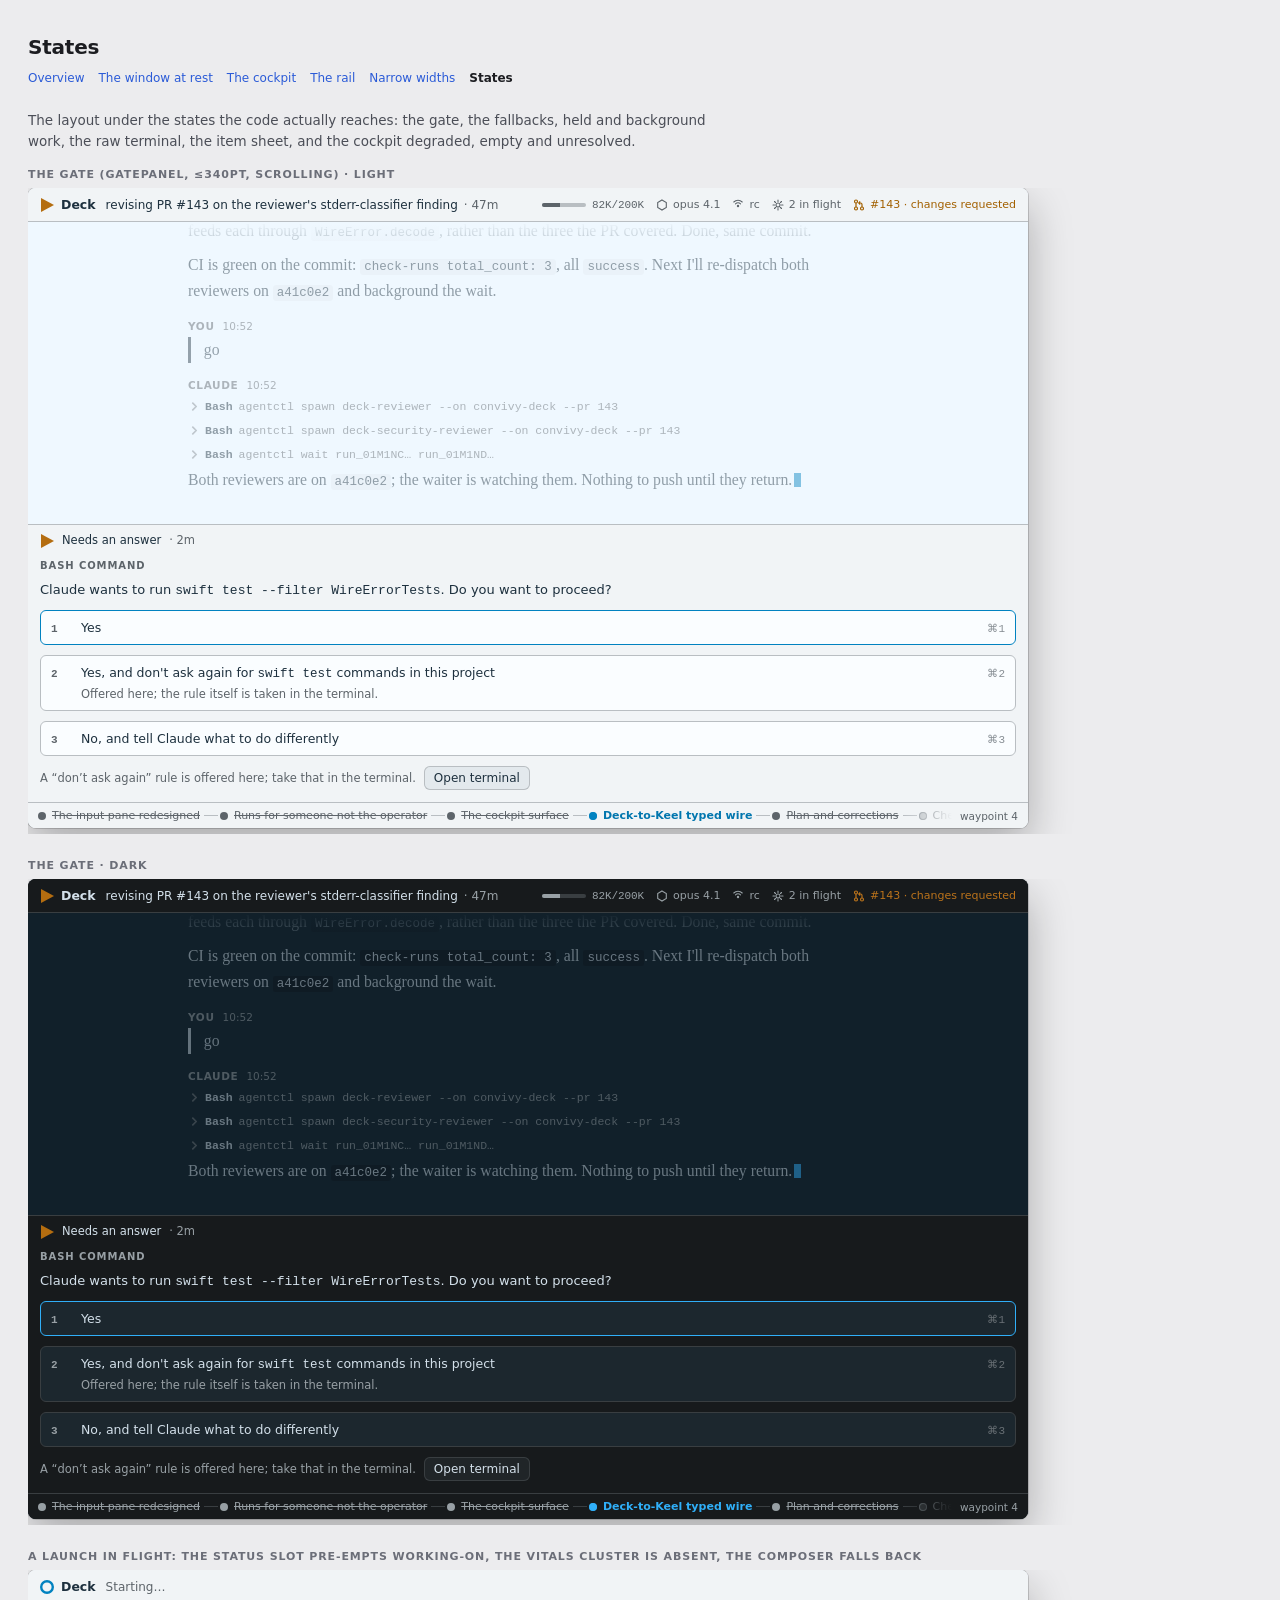
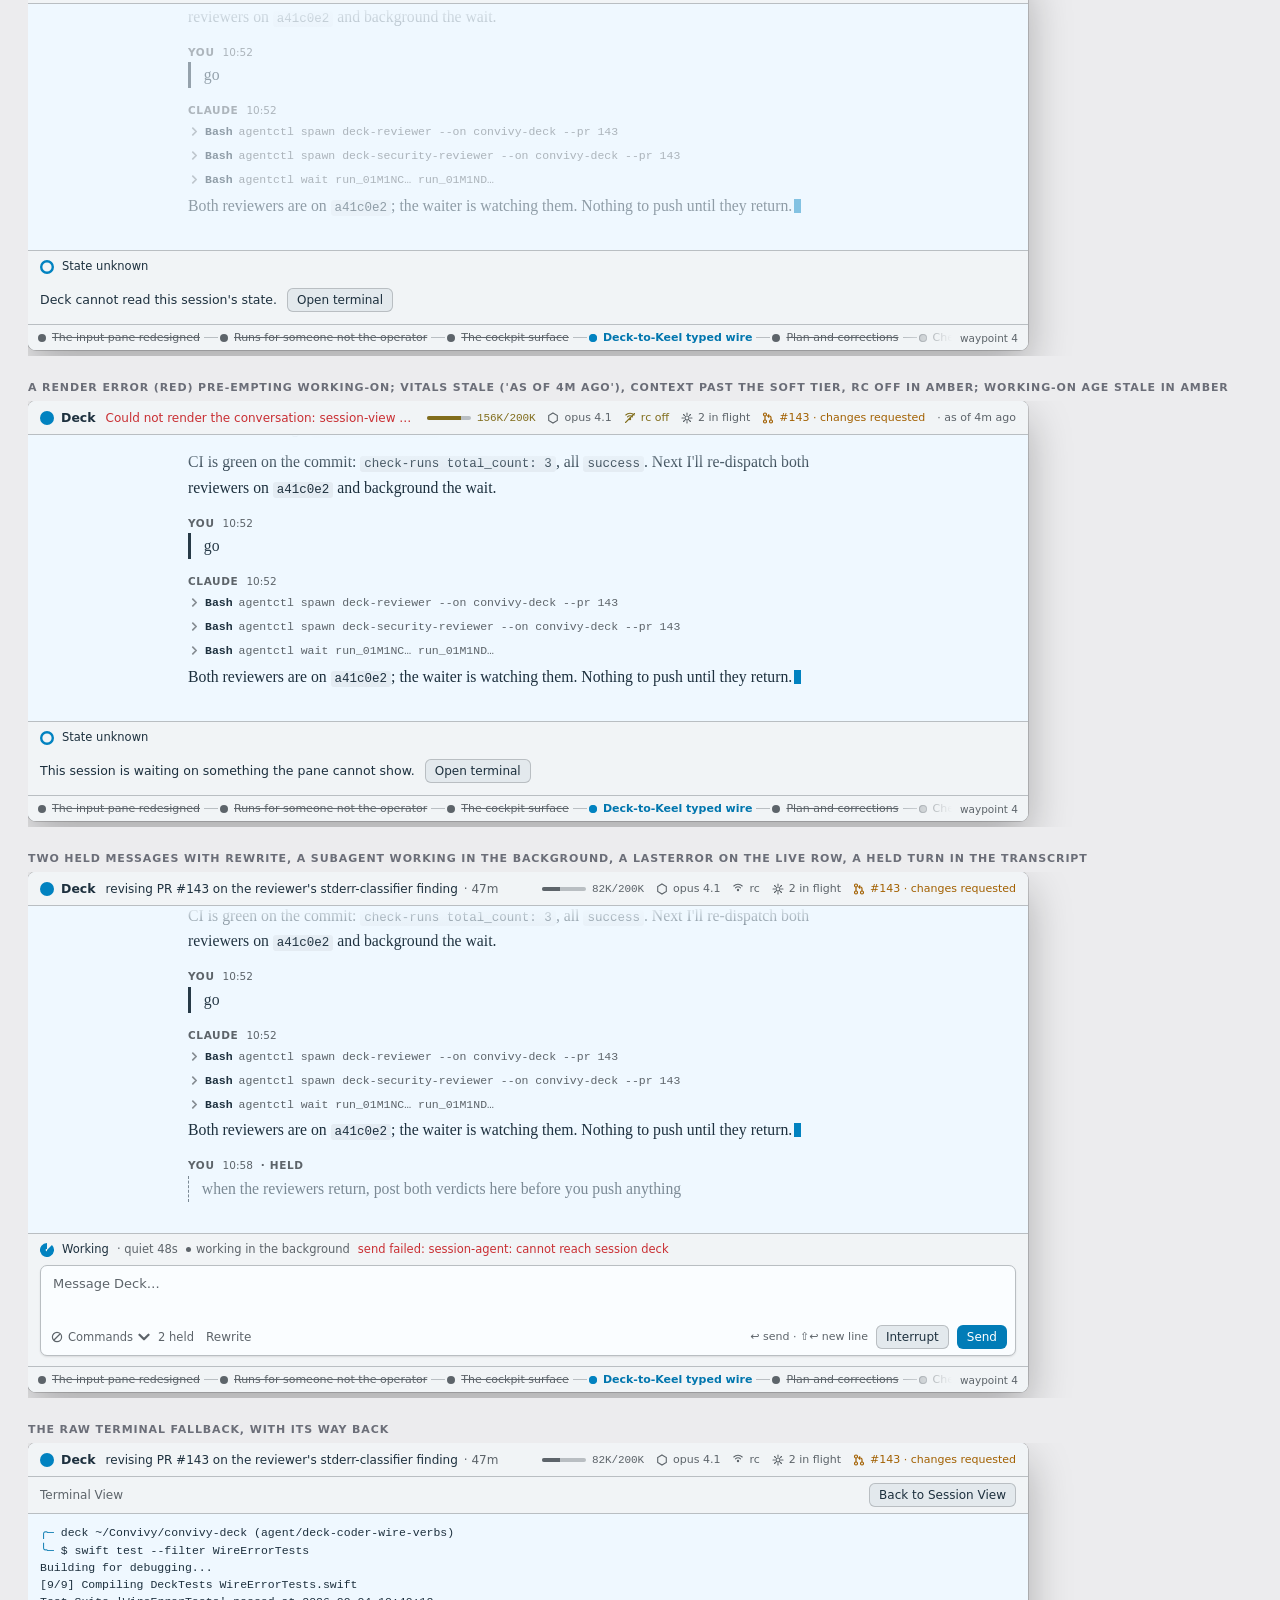
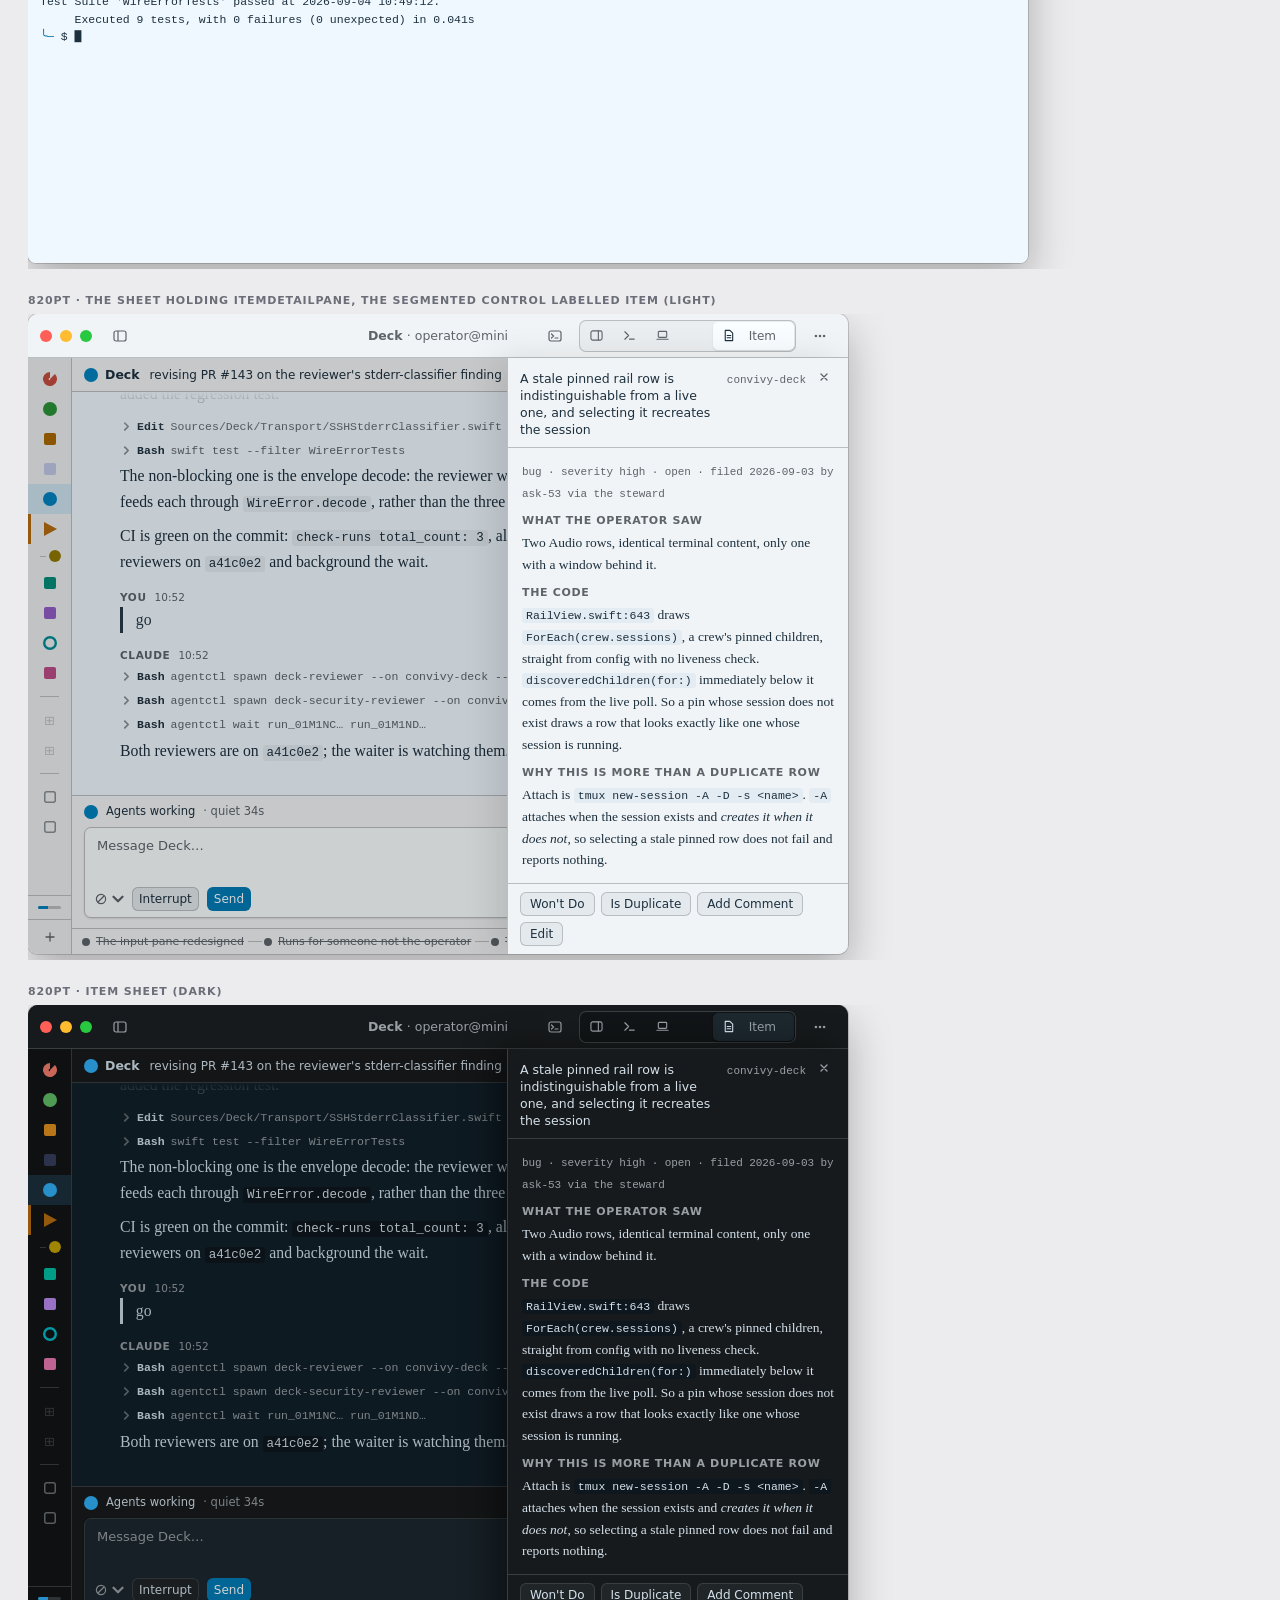
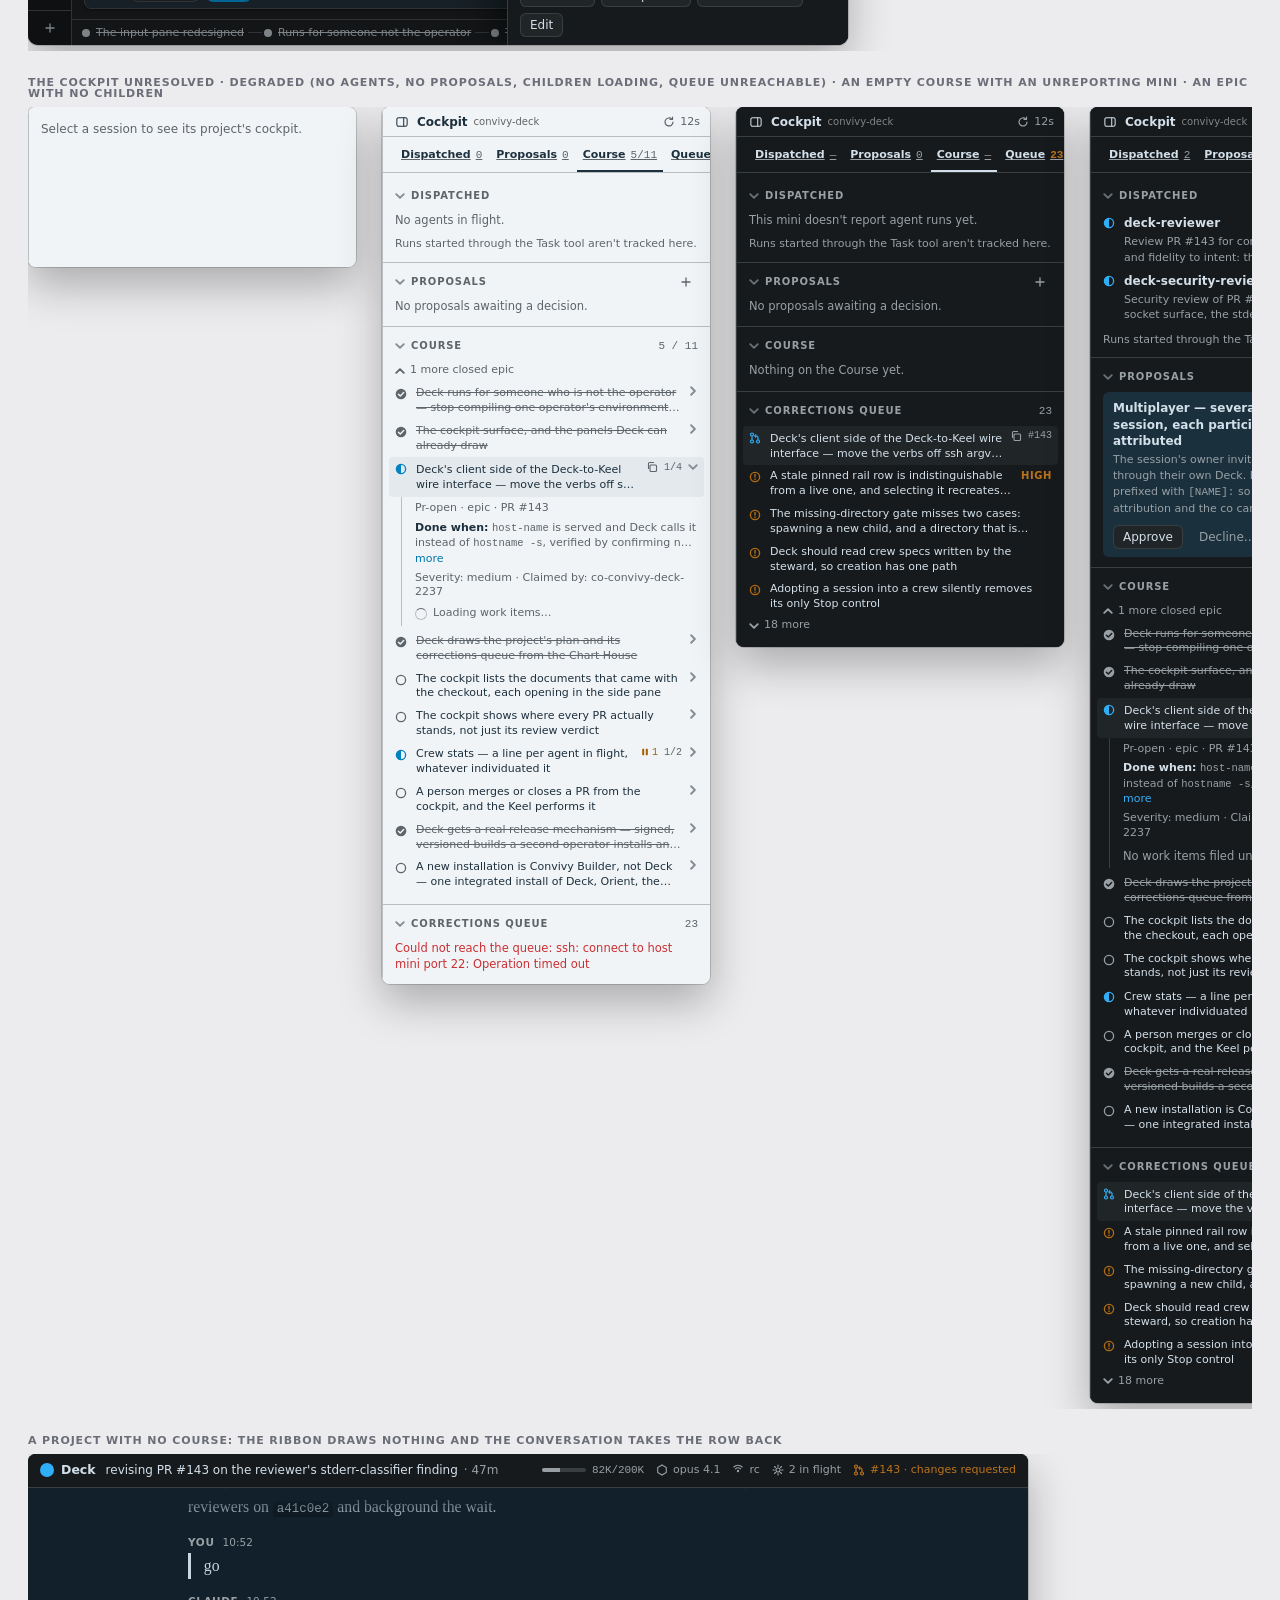
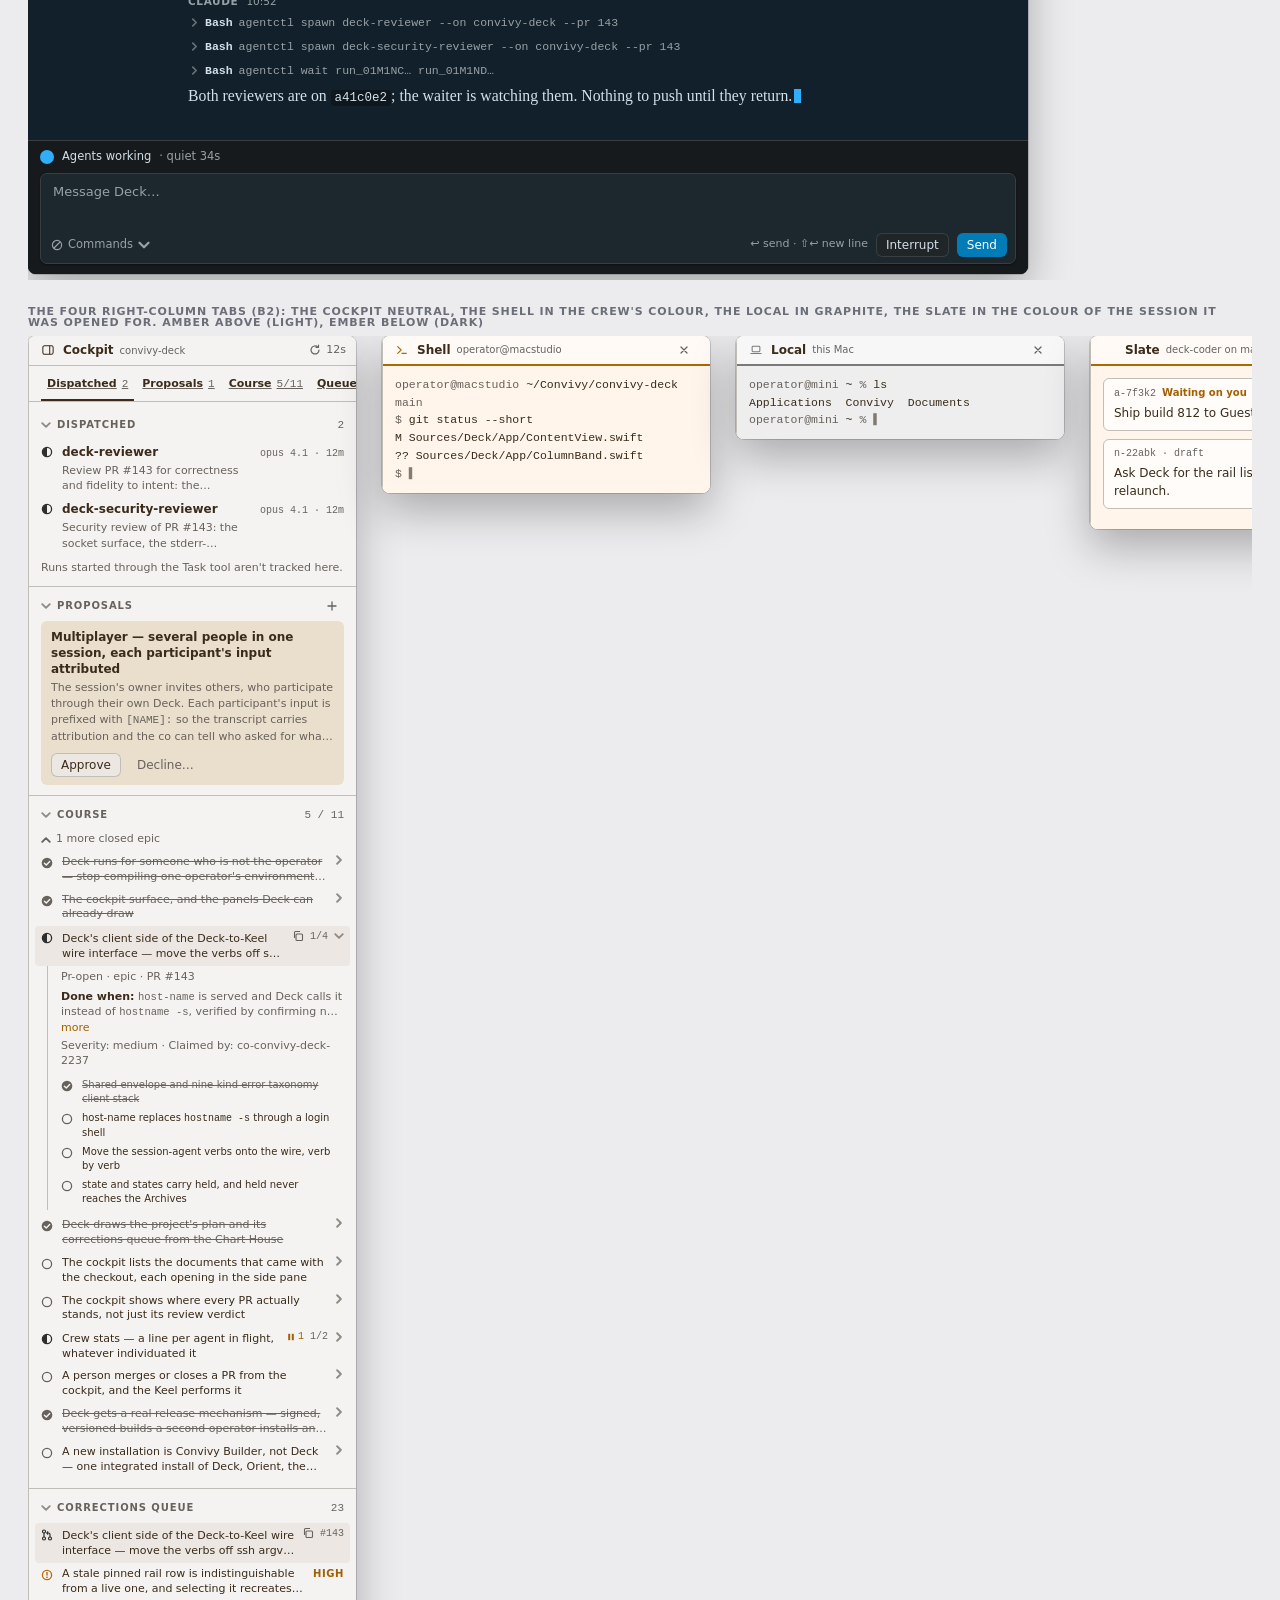
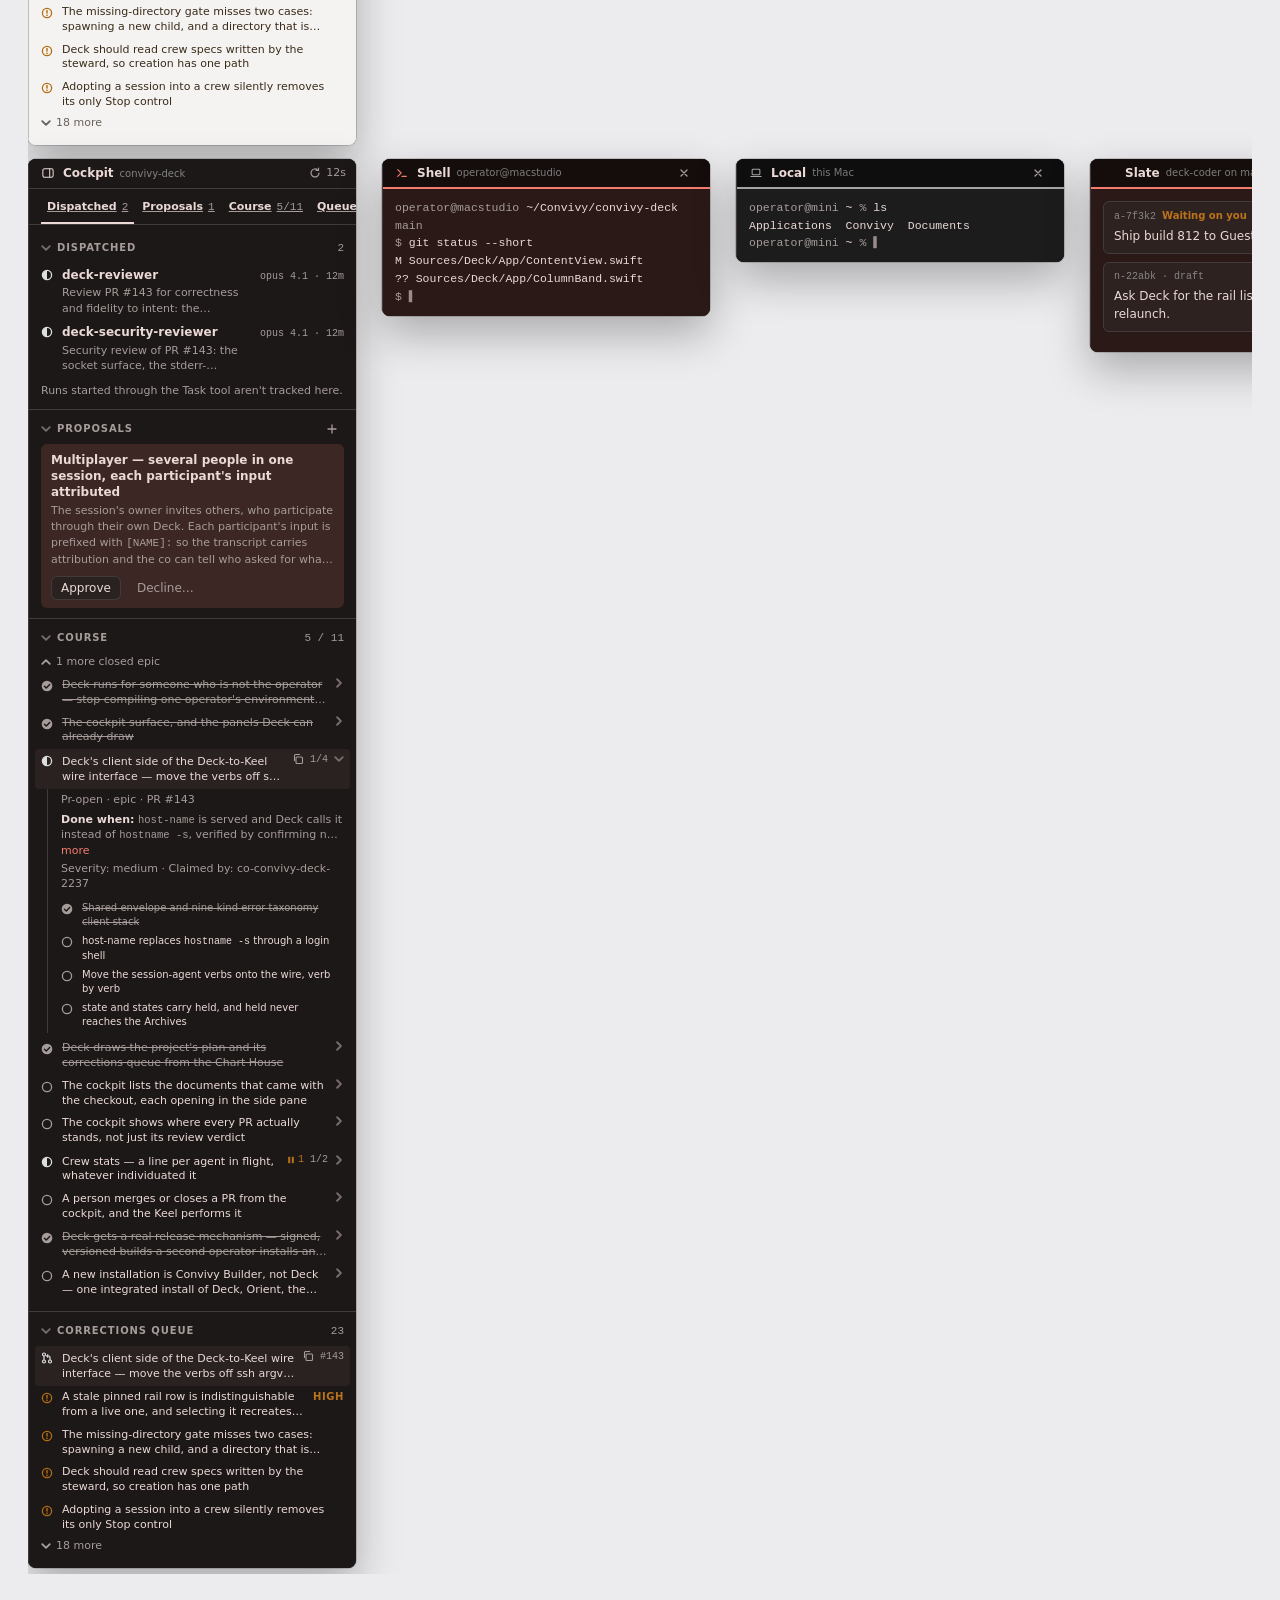
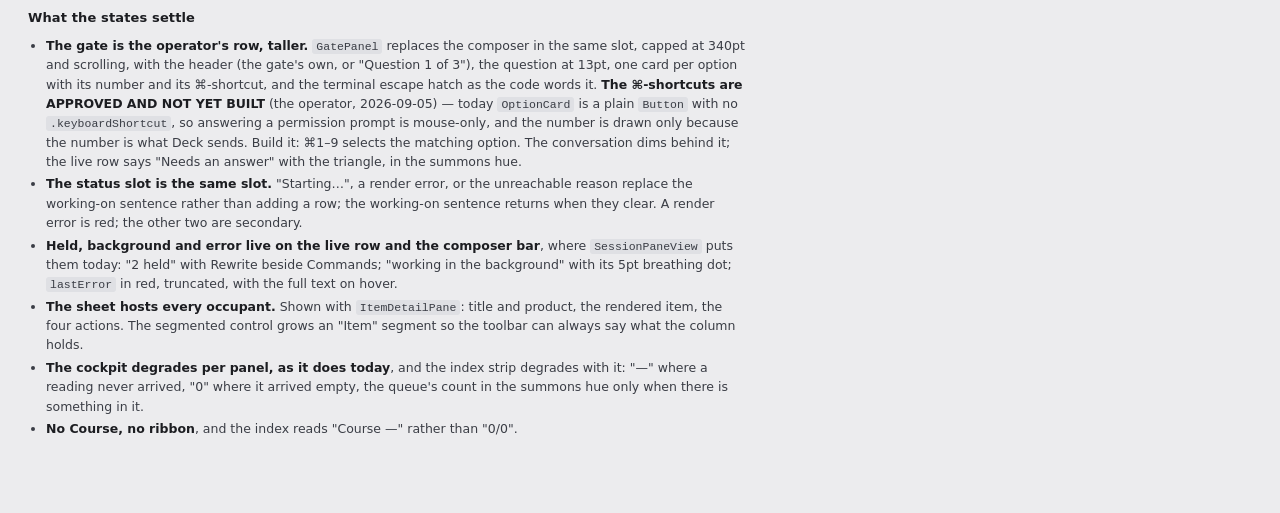
<file: design/redesign/05-states.html>
<!doctype html>
<meta charset="utf-8">
<meta name="viewport" content="width=device-width, initial-scale=1">
<title>States</title>
<style>

/* deck.css — shared tokens and components for the redesign mocks.
   Tokens are generated by build.py's solver; edit build.py, not this file. */

:root {
  --font-ui: -apple-system, BlinkMacSystemFont, "SF Pro Text", "Helvetica Neue", system-ui, sans-serif;
  --font-mono: ui-monospace, "SF Mono", SFMono-Regular, Menlo, monospace;
  --font-prose: ui-serif, "New York", "Iowan Old Style", Georgia, "Times New Roman", serif;   /* session_view.py's own stack */
}

/* ---- the page around the mocks ---------------------------------------- */
html { color-scheme: light; }
body { margin: 0; padding: 32px 28px 72px; background: #ececee; color: #1c1d21; font: 13px/1.55 var(--font-ui); }
.doc { max-width: 1520px; margin: 0 auto; }
.doc h1 { font-size: 20px; font-weight: 600; letter-spacing: -.01em; margin: 0 0 6px; }
.doc h2 { font-size: 13px; font-weight: 600; margin: 34px 0 8px; letter-spacing: .01em; }
.doc .lede { font-size: 13.5px; color: #4b4e57; max-width: 82ch; margin: 0 0 18px; }
.doc .note { font-size: 12.5px; color: #3a3d45; max-width: 88ch; margin: 0 0 8px; }
.doc .note b { font-weight: 600; color: #1c1d21; }
.doc .note code, .doc .lede code, .doc td code { font: 11.5px var(--font-mono); background: #dfe0e4; padding: 1px 4px; border-radius: 3px; }
.doc ul.note { padding-left: 18px; }
.doc ul.note li { margin: 3px 0; }
.doc .nav { font-size: 12px; color: #5a5d66; margin: 0 0 22px; }
.doc .nav a { color: #2b5bd7; text-decoration: none; margin-right: 14px; }
.doc .nav a.here { color: #1c1d21; font-weight: 600; }
.doc .frames { display: flex; flex-direction: column; gap: 26px; }
.doc .frame-label { font: 600 11px/1 var(--font-ui); letter-spacing: .08em; text-transform: uppercase; color: #6b6e78; margin: 0 0 8px; }
.doc .scroller { overflow-x: auto; padding-bottom: 6px; }
.doc .risk { border-left: 3px solid #b8762a; padding: 8px 12px; background: #f4efe6; max-width: 88ch; }
.doc .finding { border-left: 3px solid #2b5bd7; padding: 8px 12px; background: #e9eef9; max-width: 88ch; }
.doc .concede { border-left: 3px solid #7a7d86; padding: 8px 12px; background: #e6e7ea; max-width: 88ch; }
.doc table { border-collapse: collapse; font-size: 12px; }
.doc th, .doc td { text-align: left; padding: 4px 10px 4px 0; border-bottom: 1px solid #d6d7db; vertical-align: top; }
.doc td.n { font-family: var(--font-mono); font-size: 11.5px; text-align: right; }
.doc td.pass { color: #1f7a3a; } .doc td.fail { color: #b3261e; }

/* ---- the window --------------------------------------------------------- */
.win {
  width: var(--w, 1440px); height: var(--hgt, 880px);
  border-radius: 10px; overflow: hidden; flex: none;
  box-shadow: 0 18px 44px rgba(0,0,0,.28), 0 0 0 1px rgba(0,0,0,.16);
  font: 12px/1.35 var(--font-ui);
  display: grid; grid-template-rows: 44px 1fr;
  background: var(--bg-chrome); color: var(--ink);
  -webkit-font-smoothing: antialiased; position: relative;
}
.mono { font-family: var(--font-mono); font-size: 11px; letter-spacing: -.01em; }
.num  { font-variant-numeric: tabular-nums; }
.dim  { color: var(--ink-2); }
.sectlabel { font: 600 10px/1 var(--font-ui); letter-spacing: .09em; text-transform: uppercase; color: var(--ink-2); }

/* ---- title bar + toolbar (NSToolbar, unified; controls at 28pt) ----------- */
.titlebar { display: grid; grid-template-columns: 1fr auto 1fr; align-items: center; padding: 0 12px; border-bottom: 1px solid var(--line); background: var(--bg-chrome); }
.lights { display: flex; gap: 8px; align-items: center; }
.lights i { width: 12px; height: 12px; border-radius: 50%; display: block; }
.lights i:nth-child(1) { background: #ff5f57; } .lights i:nth-child(2) { background: #febc2e; } .lights i:nth-child(3) { background: #28c840; }
.tb-left { display: flex; align-items: center; gap: 14px; }
.tb-title { font-size: 12.5px; font-weight: 600; color: var(--ink-2); text-align: center; }
.tb-title span { font-weight: 400; }
.tb-right { display: flex; justify-content: flex-end; gap: 8px; align-items: center; }
.tbtn { display: inline-flex; align-items: center; gap: 6px; height: 28px; padding: 0 9px; border-radius: 6px; color: var(--ink-2); font-size: 12px; font-weight: 500; }
.tbtn svg { width: 14px; height: 14px; }
.tbtn.on { background: var(--bg-hover); color: var(--ink); box-shadow: inset 0 0 0 1px var(--line); }
.tbtn .badge { font: 600 10px/1 var(--font-ui); padding: 4px 6px; border-radius: 9px; background: var(--attn-fill); color: #fff; }
.tbtn.sidebar { padding: 0 7px; }
/* the column occupant: one enum, one segmented control (Cockpit | Shell | Local | [Item/Viewer/Editor]) */
.seg { display: inline-flex; height: 28px; border-radius: 7px; box-shadow: inset 0 0 0 1px var(--line); background: var(--bg-rail); padding: 2px; gap: 2px; }
.seg span { display: inline-flex; align-items: center; gap: 5px; padding: 0 9px; border-radius: 5px; font-size: 12px; font-weight: 500; color: var(--ink-2); }
.seg span svg { width: 13px; height: 13px; }
.seg span.on { background: var(--bg-input); color: var(--ink); box-shadow: 0 1px 2px var(--shadow); }
.seg span.doc { color: var(--ink); }

/* ---- body split ---------------------------------------------------------- */
.body { display: grid; grid-template-columns: var(--rail-w, 216px) 1fr var(--cock-w, 328px); min-height: 0; }
.body.no-cockpit { grid-template-columns: var(--rail-w, 216px) 1fr; }
.body.no-rail { grid-template-columns: 1fr var(--cock-w, 328px); }
.body.no-rail.no-cockpit { grid-template-columns: 1fr; }
.body.dots { --rail-w: 44px; }

/* ---- the rail ------------------------------------------------------------ */
.rail { background: var(--bg-rail); border-right: 1px solid var(--line); display: flex; flex-direction: column; min-height: 0; position: relative; }
.rail .list { flex: 1; overflow: hidden; padding-top: 6px; position: relative; }
.rail .foot { border-top: 1px solid var(--line); }
.row { display: flex; align-items: center; gap: 8px; height: 26px; padding: 0 10px 0 12px; position: relative; color: var(--ink); }
.row .name { font-size: 13px; flex: 1; min-width: 0; overflow: hidden; text-overflow: ellipsis; white-space: nowrap; }
.row.child { padding-left: 32px; }
.row.child::before { content: ""; position: absolute; left: 17px; top: 0; bottom: 0; width: 1px; background: var(--line); }   /* the spine */
.row.child.last::before { bottom: 50%; }
.row.child::after { content: ""; position: absolute; left: 17px; top: 50%; width: 7px; height: 1px; background: var(--line); } /* the tick */
.row.sel { background: var(--accent-wash); }
.row.sel .mark { color: var(--mark-sel); }
.row.off .name { color: var(--ink-2); }
.row .trail { display: flex; align-items: center; gap: 5px; color: var(--ink-2); font-size: 10.5px; }
.row .trail svg { width: 10px; height: 10px; color: var(--ink-3); }
.row .summons { position: absolute; left: 0; top: 0; bottom: 0; width: 3px; background: var(--attn-mark); }
.row .warn { color: var(--attn-mark); width: 10px; height: 10px; }
.rail .sect { padding: 12px 12px 4px; }
.rail .bead { padding: 10px 12px 10px; display: flex; flex-direction: column; gap: 5px; }
.rail .bead .t { font-size: 12.5px; font-weight: 500; line-height: 1.3; white-space: nowrap; overflow: hidden; text-overflow: ellipsis; }
.meter { height: 3px; border-radius: 2px; background: var(--line); overflow: hidden; }
.meter i { display: block; height: 100%; background: var(--accent-mark); }
.rail .bead .f { font-size: 11px; color: var(--ink-2); display: flex; justify-content: space-between; }
.rail .newbtn { display: flex; align-items: center; gap: 6px; height: 34px; padding: 0 12px; font-size: 12px; font-weight: 500; color: var(--ink-2); border-top: 1px solid var(--line); }
.rail .newbtn svg { width: 12px; height: 12px; }
/* the summons that scrolled off: a chip pinned to the list's bottom edge, the rail's own offScreen rule */
.rail .offscreen { position: absolute; left: 0; right: 0; bottom: 0; height: 22px; display: flex; align-items: center; justify-content: center; gap: 4px; background: var(--bg-rail); border-top: 1px solid var(--line); color: var(--attn-text); font: 600 10.5px var(--font-ui); }
.rail .offscreen svg { width: 10px; height: 10px; }
.rail.dots .offscreen span { display: none; }
.rail .offscreen i { width: 3px; height: 12px; background: var(--attn-mark); display: inline-block; }
/* collapsed to marks */
.rail.dots .row { padding: 0; justify-content: center; height: 30px; }
.rail.dots .row.child { padding-left: 10px; height: 24px; }
.rail.dots .row.child::before { display: none; }
.rail.dots .row.child::after { left: 12px; width: 6px; }   /* the tick survives: a child is still a child at 44pt */
.rail.dots .row.child .mark { transform: scale(.85); }
.rail.dots .sect { height: 1px; padding: 0; margin: 8px 12px; background: var(--line); overflow: hidden; color: transparent; font-size: 0; }   /* a rule, not a label */
.rail.dots .bead { padding: 10px 10px; }
.rail.dots .bead .t, .rail.dots .bead .f, .rail.dots .bead .sectlabel { display: none; }
.rail.dots .newbtn span { display: none; }
.rail.dots .newbtn { justify-content: center; padding: 0; }

/* ---- session marks: shape carries state, colour carries identity --------- */
.mark { width: 14px; height: 14px; display: inline-flex; align-items: center; justify-content: center; flex: none; color: var(--mark); }
.mark svg { width: 14px; height: 14px; overflow: visible; }
.mark.off { opacity: .3; }
.mark.would { opacity: .3; }                  /* a hue this row WOULD take: a preview, drawn at the stopped row's 30% */
.mark.busy svg { animation: spin 1.4s linear infinite; }
.mark.listening svg { animation: breathe 1.1s ease-in-out infinite alternate; }
.mark.needs { color: var(--attn-mark); }
.mark.term { color: var(--ink-2); font-size: 13px; }
.mark.start svg { color: var(--ink-3); }       /* a catalog row: hollow, so it cannot be mistaken for a stopped crew's dimmed square */
@keyframes spin { to { transform: rotate(360deg); } }
@keyframes breathe { from { color: var(--mark) } to { color: var(--mark-pulse) } }
@media (prefers-reduced-motion: reduce) { .mark svg, .halo, .cursor { animation: none !important; } }

/* ---- centre column -------------------------------------------------------- */
.centre { display: grid; grid-template-rows: 34px 1fr auto 26px; min-width: 0; min-height: 0; background: var(--bg-canvas); }
.centre.no-ribbon { grid-template-rows: 34px 1fr auto; }

/* the co's row: who, what it says it is doing (or what the pane has to say instead), vitals */
.sess { display: flex; align-items: center; gap: 10px; padding: 0 12px; border-bottom: 1px solid var(--line); background: var(--bg-chrome); min-width: 0; }
.sess .who { display: flex; align-items: center; gap: 7px; flex: none; }
.sess .who b { font-size: 12.5px; font-weight: 600; }
.sess .working { flex: 1; min-width: 0; display: flex; align-items: baseline; gap: 6px; font-size: 12px; }
.sess .working .txt { overflow: hidden; text-overflow: ellipsis; white-space: nowrap; }
.sess .working .age { color: var(--ink-2); flex: none; font-variant-numeric: tabular-nums; }
.sess .working .age.stale { color: var(--warn); }
.sess .status { flex: 1; min-width: 0; font-size: 12px; overflow: hidden; text-overflow: ellipsis; white-space: nowrap; color: var(--ink-2); }
.sess .status.err { color: var(--err); }
.vitals { display: flex; align-items: center; gap: 12px; flex: none; }
.vit { display: inline-flex; align-items: center; gap: 5px; color: var(--ink-2); font-size: 11px; white-space: nowrap; }
.vit svg { width: 12px; height: 12px; }
.vit .ctx { display: inline-flex; align-items: center; gap: 6px; }
.vit .ctx .meter { width: 44px; height: 4px; background: var(--line); }
.vit .ctx .meter i { background: var(--ink-2); }
.vit .ctx.soft .meter i { background: var(--warn); } .vit .ctx.soft { color: var(--warn); }
.vit .ctx.hard .meter i { background: var(--err); } .vit .ctx.hard { color: var(--err); }
.vit.warn { color: var(--warn); }
.vit.pr { color: var(--attn-text); }
.vit.asof { color: var(--ink-2); }
.vitals.compact .vit:not(.keep) { display: none; }

/* the conversation: a document, as session_view.py already draws it — serif prose, mono for the machine */
.convo { overflow: hidden; position: relative; display: flex; flex-direction: column; justify-content: flex-end; padding: 0 0 14px; min-height: 0; }
.convo .inner { max-width: 46rem; width: 100%; margin: 0 auto; padding: 0 28px; box-sizing: border-box; }
.turn { margin: 0 0 17px; }
.turn .whom { font: 600 10.5px/1 var(--font-ui); letter-spacing: .06em; text-transform: uppercase; color: var(--ink-2); margin: 0 0 5px; display: flex; align-items: center; gap: 8px; }
.turn .whom time { font-weight: 400; letter-spacing: 0; text-transform: none; }
.turn p { font: 15.75px/1.65 var(--font-prose); margin: 0 0 8px; color: var(--ink); }   /* SessionTypography: 15px root × 1.05, leading 1.65, user-adjustable */
.turn.you .msg { border-left: 3px solid currentColor; padding-left: .8rem; opacity: .95; }   /* session_view .you .body */
.turn.you.held .msg { border-left: 1px dashed currentColor; opacity: .55; }                   /* session_view .you.held .body */
.turn code { font: 12.5px var(--font-mono); background: var(--code-bg); padding: 1px 4px; border-radius: 3px; }
.tool { display: flex; align-items: center; gap: 6px; height: 22px; padding: 0 2px; margin: 2px 0; font: 11.5px var(--font-mono); color: var(--ink-2); }   /* session_view <details><summary> */
.tool .verb { color: var(--ink); font-weight: 600; }
.tool > span:not(.verb) { min-width: 0; overflow: hidden; text-overflow: ellipsis; white-space: nowrap; }
.tool svg { width: 9px; height: 9px; color: var(--ink-3); flex: none; }
.convo .fade { position: absolute; left: 0; right: 0; top: 0; height: 36px; background: linear-gradient(to top, transparent, var(--bg-canvas)); pointer-events: none; }
.convo .cursor { display: inline-block; width: 7px; height: 14px; background: var(--accent-mark); vertical-align: -2px; margin-left: 2px; animation: blink 1s steps(2) infinite; }
.convo.veiled .inner { opacity: .45; }
@keyframes blink { 50% { opacity: 0 } }

/* the operator's rows: live state + composer, or the gate, or the fallback */
.oper { border-top: 1px solid var(--line); background: var(--bg-chrome); padding: 8px 12px 10px; display: flex; flex-direction: column; gap: 8px; }
.live { display: flex; align-items: center; gap: 8px; font-size: 11.5px; }
.live .state { font-weight: 500; }
.live .quiet { color: var(--ink-2); font-variant-numeric: tabular-nums; }
.live .bg { display: inline-flex; align-items: center; gap: 5px; color: var(--ink-2); }
.live .bg i { width: 5px; height: 5px; border-radius: 50%; background: var(--ink-2); animation: breathe2 .9s ease-in-out infinite alternate; }
@keyframes breathe2 { to { opacity: .25 } }
.live .err { color: var(--err); overflow: hidden; text-overflow: ellipsis; white-space: nowrap; }
.composer { border: 1px solid var(--line); border-radius: 7px; background: var(--bg-input); display: flex; flex-direction: column; box-shadow: 0 1px 2px var(--shadow); }
.composer .text { padding: 9px 12px 4px; font-size: 13px; line-height: 1.45; min-height: 42px; color: var(--ink); }
.composer .text .ph { color: var(--ink-2); }
.composer .bar { display: flex; align-items: center; gap: 8px; padding: 4px 8px 6px 10px; }
.composer .cmd { display: inline-flex; align-items: center; gap: 5px; color: var(--ink-2); font-size: 11.5px; }
.composer .cmd svg { width: 12px; height: 12px; }
.composer .held { color: var(--ink-2); font-size: 11.5px; display: inline-flex; gap: 6px; align-items: center; }
.composer .hint { margin-left: auto; font-size: 11px; color: var(--ink-2); }
.btn { display: inline-flex; align-items: center; justify-content: center; height: 24px; padding: 0 10px; border-radius: 6px; font-size: 12px; font-weight: 500; color: var(--ink); white-space: nowrap; background: var(--bg-hover); box-shadow: inset 0 0 0 1px var(--line); gap: 5px; }
.btn.primary { background: var(--accent-fill); color: #fff; box-shadow: none; }
.btn.ghost { background: transparent; box-shadow: none; color: var(--ink-2); }
.btn svg { width: 12px; height: 12px; }
.fallback { display: flex; align-items: center; gap: 10px; font-size: 12.5px; font-weight: 500; padding: 6px 0 2px; }
/* the gate: GatePanel, at most 340pt, scrolling */
.gate { display: flex; flex-direction: column; gap: 10px; max-height: 340px; overflow: hidden; padding: 4px 0 2px; }
.gate .gh { display: flex; align-items: baseline; gap: 8px; }
.gate .gh .rem { font-size: 11.5px; color: var(--ink-2); }
.gate .q { font-size: 13px; font-weight: 500; line-height: 1.4; }
.opt { display: grid; grid-template-columns: 22px 1fr auto; align-items: baseline; gap: 8px; padding: 8px 10px; border: 1px solid var(--line); border-radius: 6px; background: var(--bg-input); }
.opt .n { font: 600 11px var(--font-mono); color: var(--ink-2); }
.opt .l { font-size: 12.5px; line-height: 1.4; }
.opt .d { font-size: 11.5px; color: var(--ink-2); margin-top: 2px; }
.opt .k { font: 11px var(--font-mono); color: var(--ink-3); }
.opt.rec { border-color: var(--accent-mark); }
.gate .foot { display: flex; align-items: center; gap: 8px; font-size: 11.5px; color: var(--ink-2); }
/* the raw terminal fallback */
.termhdr { display: flex; align-items: center; justify-content: space-between; padding: 6px 12px; border-bottom: 1px solid var(--line); background: var(--bg-chrome); font-size: 12px; color: var(--ink-2); }
.rawterm { flex: 1; padding: 10px 12px; font: 11.5px/1.5 var(--font-mono); color: var(--ink); white-space: pre; overflow: hidden; }
.rawterm .p { color: var(--accent-text); }

/* the waypoint ribbon: the last row, always */
.ribbon { display: flex; align-items: center; gap: 8px; padding: 0 10px; white-space: nowrap; border-top: 1px solid var(--line); background: var(--bg-chrome); overflow: hidden; }
.ribbon .scroll { display: flex; align-items: center; gap: 2px; overflow: hidden; flex: 1; min-width: 0;
  -webkit-mask-image: linear-gradient(to right, #000 calc(100% - 48px), transparent); mask-image: linear-gradient(to right, #000 calc(100% - 48px), transparent); }
.wp { display: inline-flex; align-items: center; gap: 6px; flex: none; }
.wp .dot { width: 8px; height: 8px; border-radius: 50%; position: relative; flex: none; }
.wp.done .dot { background: var(--ink-2); }
.wp.cur  .dot { background: var(--prog-mark); }
.wp.ahead .dot { background: var(--line); box-shadow: inset 0 0 0 1px var(--ink-3); }
.wp .lbl { font-size: 11px; color: var(--ink-2); padding-right: 2px; }
.wp.done .lbl { text-decoration: line-through; }
.wp.cur .lbl { color: var(--prog-text); font-weight: 600; }
.wp .halo { position: absolute; inset: 0; border-radius: 50%; border: 1px solid var(--prog-mark); animation: halo 1.8s ease-out infinite; }
@keyframes halo { from { transform: scale(1); opacity: .7 } to { transform: scale(2.1); opacity: 0 } }
.ribbon .rule { width: 14px; height: 1px; background: var(--line); flex: none; }
.ribbon .pos { flex: none; font-size: 10.5px; color: var(--ink-2); }

/* ---- the cockpit ---------------------------------------------------------- */
.cockpit { border-left: 1px solid var(--line); background: var(--bg-chrome); display: grid; grid-template-rows: auto 1fr; min-height: 0; min-width: 0; overflow: hidden; }
.cockpit > *, .sheet > * { min-width: 0; }
.win[style*="--hgt:auto"] .cockpit .scroll { overflow: visible; }
.cockpit .head { padding: 0; }
.cockpit .head .band .asof { font-size: 11px; color: var(--ink-2); display: inline-flex; gap: 5px; align-items: center; }
.cockpit .head .band .asof svg { width: 12px; height: 12px; }
.cockpit .index { display: flex; gap: 2px; padding: 6px 12px 0; border-bottom: 1px solid var(--line); }
.cockpit .index a { padding: 5px 6px 7px; font-size: 11px; color: var(--ink-2); border-bottom: 2px solid transparent; display: inline-flex; gap: 5px; align-items: baseline; }
.cockpit .index a b { font-weight: 600; color: var(--ink); }
.cockpit .index a .n { font: 11px var(--font-mono); color: var(--ink-2); }
.cockpit .index a.here { border-bottom-color: var(--ink); }
.cockpit .index a.collapsed b { color: var(--ink-2); text-decoration: line-through; }   /* a collapsed panel stays in the index, struck */
.cockpit .index a .n.hot { color: var(--attn-text); font-weight: 600; }
.cockpit .scroll { overflow: hidden; padding: 4px 0 0; }

/* The right column's band (B2, ColumnBand): icon, title, place line, then the tab's own controls. Its
   surface and its rule are the tab's identity: a crew's band takes the crew's colour, the laptop's
   takes graphite, and the Cockpit's stays neutral with a plain separator. The app truncates the place
   line in the middle and keeps the full text in a tooltip; CSS can only truncate at the end. */
.band { display: flex; align-items: center; gap: 6px; height: 30px; box-sizing: border-box; padding: 0 10px; background: var(--bg-chrome); border-bottom: 1px solid var(--line); min-width: 0; }
.band .bi { width: 18px; flex: none; display: inline-flex; justify-content: center; color: var(--ink); }
.band .bi svg { width: 12px; height: 12px; }
.band .bt { font: 600 12px var(--font-ui); flex: none; white-space: nowrap; }
.band .bp { flex: 1; min-width: 0; overflow: hidden; text-overflow: ellipsis; white-space: nowrap; font: 10px var(--font-ui); color: var(--neutral-place); }
.band .tr { margin-left: auto; flex: none; display: inline-flex; gap: 6px; align-items: center; }
.band.crew { background: var(--band); border-bottom: 2px solid var(--band-ink); }
.band.crew .bi { color: var(--band-ink); }
.band.crew .bp { color: var(--band-place); }
.band.gr { background: var(--gr-band); border-bottom: 2px solid var(--gr-ink); }
.band.gr .bi { color: var(--gr-ink); }
.band.gr .bp { color: var(--gr-place); }
.tbody { flex: 1; min-height: 0; overflow: hidden; padding: 10px 12px; font: 11.5px/1.55 var(--font-mono); color: var(--ink); background: var(--bg-canvas); }
.tbody.gr { background: var(--gr-canvas); }
.tbody .dim { color: var(--ink-2); }
.sbody { flex: 1; min-height: 0; overflow: hidden; padding: 12px; background: var(--bg-canvas); font: 12px/1.5 var(--font-ui); }
.sbody .card { background: var(--bg-input); border: 1px solid var(--line); border-radius: 6px; padding: 8px 10px; margin-bottom: 8px; }
.sbody .cid { font: 10px/1.2 var(--font-mono); color: var(--canvas-place); margin-bottom: 4px; }
.sbody .flag { font: 600 10px var(--font-ui); color: var(--attn-text); }
.panel { padding: 8px 12px 10px; border-bottom: 1px solid var(--line); }
.panel:last-child { border-bottom: 0; }
.panel .ph { display: flex; align-items: center; gap: 6px; height: 22px; margin-bottom: 4px; }
.panel .ph svg.chev { width: 10px; height: 10px; color: var(--ink-3); }
.panel .ph .cnt { margin-left: auto; font: 11px var(--font-mono); color: var(--ink-2); }
.panel .ph .act { margin-left: auto; display: inline-flex; gap: 6px; }
.panel .empty { font-size: 11.5px; color: var(--ink-2); padding: 2px 0; }
.panel .empty.err { color: var(--err); }
.panel .foot { font-size: 11px; color: var(--ink-2); margin-top: 6px; }
.unresolved { padding: 14px 12px; font-size: 12px; color: var(--ink-2); line-height: 1.45; }

/* one row grammar for every list in the cockpit */
.crow { display: grid; grid-template-columns: 14px 1fr auto; column-gap: 7px; align-items: baseline; padding: 4px 0; position: relative; }
.crow .g { width: 12px; height: 12px; align-self: start; margin-top: 2px; color: var(--ink-2); }
.crow .g svg { width: 12px; height: 12px; display: block; }
.crow .g.prog, .crow .g.pr { color: var(--prog-mark); }
.crow .g.held, .crow .g.attn { color: var(--attn-mark); }
.crow .t { font-size: 11px; line-height: 1.35; display: -webkit-box; -webkit-line-clamp: 2; -webkit-box-orient: vertical; overflow: hidden; }
.crow.done .t, .crow.closed .t { color: var(--ink-2); text-decoration: line-through; }
.crow .m { font: 10px var(--font-mono); color: var(--ink-2); white-space: nowrap; display: inline-flex; align-items: center; gap: 6px; }
.crow .m .held { color: var(--attn-text); display: inline-flex; gap: 2px; align-items: center; }
.crow .m .held svg { width: 10px; height: 10px; }
.crow .m .chev { width: 10px; height: 10px; color: var(--ink-3); }
.crow .m .sev { font: 600 10px/1 var(--font-ui); letter-spacing: .06em; text-transform: uppercase; color: var(--attn-text); }
.crow.hover { background: var(--bg-hover); margin: 0 -6px; padding-left: 6px; padding-right: 6px; border-radius: 4px; }
.crow .copy { width: 12px; height: 12px; color: var(--ink-2); }

/* an expanded epic: the spine, the interior, the children */
.epic { position: relative; margin: 0 0 4px 6px; padding: 2px 0 2px 14px; }
.epic::before { content: ""; position: absolute; left: 0; top: 0; bottom: 0; width: 1px; background: var(--line); }
.epic .state { font-size: 11px; color: var(--ink-2); margin: 2px 0 4px; }
.epic .cap { font-size: 11px; line-height: 1.4; color: var(--ink-2); display: -webkit-box; -webkit-line-clamp: 2; -webkit-box-orient: vertical; overflow: hidden; }
.epic .cap b { font-weight: 600; color: var(--ink); }
.epic .more { font-size: 11px; color: var(--accent-text); margin: 1px 0 4px; }
.epic .meta { font-size: 11px; color: var(--ink-2); margin: 0 0 6px; }
.epic .kids .crow { padding: 3px 0; }
.epic .kids .t { font-size: 10px; }
.epic .loading { display: inline-flex; gap: 6px; align-items: center; font-size: 11px; color: var(--ink-2); }
.epic .loading i { width: 10px; height: 10px; border: 1.5px solid var(--line); border-top-color: var(--ink-2); border-radius: 50%; animation: spin 1s linear infinite; }

.affordance { display: inline-flex; align-items: center; gap: 5px; font-size: 11px; color: var(--ink-2); padding: 2px 0 4px; }
.affordance svg { width: 10px; height: 10px; }

/* dispatched: an agent in flight */
.run .t b { font-weight: 600; font-size: 12px; }
.run .task { font-size: 11px; color: var(--ink-2); line-height: 1.4; display: -webkit-box; -webkit-line-clamp: 2; -webkit-box-orient: vertical; overflow: hidden; margin-top: 2px; }

/* proposals: their own region, tinted, with the verbs on the row */
.prop { padding: 8px 10px; border-radius: 6px; background: var(--accent-wash); margin-top: 2px; }
.prop .t { font-size: 12px; font-weight: 600; margin-bottom: 3px; }
.prop .b { font-size: 11px; line-height: 1.45; color: var(--ink-2); display: -webkit-box; -webkit-line-clamp: 4; -webkit-box-orient: vertical; overflow: hidden; }
.prop .acts { display: flex; gap: 6px; margin-top: 8px; }

/* the item detail pane, in the column or the sheet */
.item { display: grid; grid-template-rows: auto 1fr auto; min-height: 0; }
.item .ih { display: flex; align-items: baseline; gap: 6px; padding: 8px 12px; border-bottom: 1px solid var(--line); }
.item .ih .t { font-size: 12.5px; font-weight: 500; line-height: 1.35; flex: 1; }
.item .ih .p { font: 11px var(--font-mono); color: var(--ink-2); }
.item .ibody { padding: 12px 14px; overflow: hidden; font: 13.5px/1.6 var(--font-prose); }
.item .ibody h4 { font: 600 11px/1 var(--font-ui); letter-spacing: .06em; text-transform: uppercase; color: var(--ink-2); margin: 12px 0 6px; }
.item .ibody p { margin: 0 0 8px; }
.item .ibody code { font: 11.5px var(--font-mono); background: var(--code-bg); padding: 1px 4px; border-radius: 3px; }
.item .ibody .cm { font: 12px/1.5 var(--font-ui); color: var(--ink-2); border-left: 2px solid var(--line); padding-left: 10px; margin: 6px 0; }
.item .acts { display: flex; gap: 6px; padding: 8px 12px; border-top: 1px solid var(--line); flex-wrap: wrap; }

/* narrow: the cockpit as a sheet over the conversation */
.sheet { position: absolute; top: 44px; right: 0; bottom: 0; width: 340px; background: var(--bg-chrome); border-left: 1px solid var(--line); box-shadow: -12px 0 32px var(--shadow); display: grid; grid-template-rows: auto 1fr; z-index: 3; }
.sheet.item { grid-template-rows: auto 1fr auto; }
.scrim { position: absolute; inset: 44px 0 0 0; background: rgba(0,0,0,.18); z-index: 2; }

/* narrow: a compact composer */
.composer.compact .hint { display: none; }
.composer.compact .btn .lbl { display: none; }
.composer.compact .btn { padding: 0 7px; }
.composer.compact .cmd span { display: none; }

/* ---- the legends ---------------------------------------------------------- */
.grammar { display: grid; grid-template-columns: repeat(5, 1fr); gap: 10px; }
.grammar .cell { padding: 10px 12px; border-radius: 6px; background: var(--bg-rail); border: 1px solid var(--line); }
.grammar .cell .crow { padding: 0; }
.grammar .cell .why { font-size: 11px; color: var(--ink-2); margin-top: 6px; line-height: 1.4; }
.marks { display: grid; grid-template-columns: repeat(7, 1fr); gap: 10px; }
.marks .cell { padding: 10px 12px; border-radius: 6px; background: var(--bg-rail); border: 1px solid var(--line); display: flex; gap: 10px; align-items: flex-start; }
.marks .cell .lab { font-size: 11.5px; font-weight: 600; }
.marks .cell .why { font-size: 11px; color: var(--ink-2); line-height: 1.4; margin-top: 2px; }
.strip { padding: 14px 16px; border-radius: 10px; }
.swatches { display: flex; gap: 8px; flex-wrap: wrap; }
.sw { display: inline-flex; align-items: center; gap: 6px; font-size: 11px; padding: 4px 8px; border-radius: 5px; background: var(--bg-rail); border: 1px solid var(--line); }
.sw i { width: 12px; height: 12px; border-radius: 3px; display: inline-block; }

/* ---- generated tokens: one block per (appearance, selected-crew hue) ---- */
.win[data-theme="light"][data-hue="29"] {
  --bg-chrome: #f6f2f2;
  --bg-rail: #f1eceb;
  --bg-canvas: #fff4f2;
  --bg-input: #fffcfb;
  --bg-hover: #ede6e5;
  --ink: #3e2724;
  --ink-2: #6a615f;
  --ink-3: #938a88;
  --line: #c3bcbb;
  --line-2: #d5cfcf;
  --accent-text: #c04639;
  --accent-mark: #c74c3f;
  --accent-fill: #c74c3f;
  --accent-wash: #efd9d7;
  --prog-text: #3e2724;
  --prog-mark: #2e2e2e;
  --attn-mark: #b46d10;
  --attn-text: #a26001;
  --attn-fill: #aa6501;
  --warn: #816d1c;
  --err: #c92f33;
  --ok: #1d7d3e;
  --code-bg: #f3e8e7;
  --band: #fff9f9;
  --band-ink: #c74c3f;
  --band-place: #636363;
  --canvas-place: #636363;
  --neutral-place: #636363;
  --gr-canvas: #eeeeee;
  --gr-band: #f7f7f7;
  --gr-ink: #7a7a7a;
  --gr-place: #636363;
  --shadow: rgba(0,0,0,.10);
}
.win[data-theme="light"][data-hue="29"] .hue-29 { --mark: #c74c3f; --mark-sel: #c74c3f; --mark-pulse: #9e241b; }
.win[data-theme="light"][data-hue="29"] .hue-68 { --mark: #ab6901; --mark-sel: #ab6901; --mark-pulse: #7c4b01; }
.win[data-theme="light"][data-hue="29"] .hue-95 { --mark: #917900; --mark-sel: #917900; --mark-pulse: #695701; }
.win[data-theme="light"][data-hue="29"] .hue-145 { --mark: #299236; --mark-sel: #258f33; --mark-pulse: #006b19; }
.win[data-theme="light"][data-hue="29"] .hue-178 { --mark: #018e7a; --mark-sel: #028b77; --mark-pulse: #016758; }
.win[data-theme="light"][data-hue="29"] .hue-205 { --mark: #008b96; --mark-sel: #028792; --mark-pulse: #00646d; }
.win[data-theme="light"][data-hue="29"] .hue-240 { --mark: #0182c0; --mark-sel: #0182c0; --mark-pulse: #015e8c; }
.win[data-theme="light"][data-hue="29"] .hue-275 { --mark: #616ed7; --mark-sel: #616ed7; --mark-pulse: #4249af; }
.win[data-theme="light"][data-hue="29"] .hue-305 { --mark: #915dc5; --mark-sel: #915dc5; --mark-pulse: #6d389e; }
.win[data-theme="light"][data-hue="29"] .hue-350 { --mark: #bc4b87; --mark-sel: #bc4b87; --mark-pulse: #942464; }
.win[data-theme="light"][data-hue="68"] {
  --bg-chrome: #f5f3f1;
  --bg-rail: #f0edea;
  --bg-canvas: #fff5eb;
  --bg-input: #fffcf9;
  --bg-hover: #ece7e2;
  --ink: #3a2b1a;
  --ink-2: #68625c;
  --ink-3: #918b85;
  --line: #c1bdb8;
  --line-2: #d4d0cd;
  --accent-text: #9f6201;
  --accent-mark: #ab6901;
  --accent-fill: #a76700;
  --accent-wash: #eadecd;
  --prog-text: #3a2b1a;
  --prog-mark: #2e2e2e;
  --attn-mark: #b46d10;
  --attn-text: #a26001;
  --attn-fill: #aa6501;
  --warn: #816d1c;
  --err: #c92f33;
  --ok: #1d7d3e;
  --code-bg: #f1eae3;
  --band: #fffaf5;
  --band-ink: #ab6901;
  --band-place: #636363;
  --canvas-place: #636363;
  --neutral-place: #636363;
  --gr-canvas: #eeeeee;
  --gr-band: #f7f7f7;
  --gr-ink: #7a7a7a;
  --gr-place: #636363;
  --shadow: rgba(0,0,0,.10);
}
.win[data-theme="light"][data-hue="68"] .hue-29 { --mark: #c74c3f; --mark-sel: #c74c3f; --mark-pulse: #9e241b; }
.win[data-theme="light"][data-hue="68"] .hue-68 { --mark: #ab6901; --mark-sel: #ab6901; --mark-pulse: #7c4b01; }
.win[data-theme="light"][data-hue="68"] .hue-95 { --mark: #917900; --mark-sel: #917900; --mark-pulse: #695701; }
.win[data-theme="light"][data-hue="68"] .hue-145 { --mark: #299236; --mark-sel: #258f33; --mark-pulse: #006b19; }
.win[data-theme="light"][data-hue="68"] .hue-178 { --mark: #018e7a; --mark-sel: #028b77; --mark-pulse: #016758; }
.win[data-theme="light"][data-hue="68"] .hue-205 { --mark: #008b96; --mark-sel: #028792; --mark-pulse: #00646d; }
.win[data-theme="light"][data-hue="68"] .hue-240 { --mark: #0182c0; --mark-sel: #0182c0; --mark-pulse: #015e8c; }
.win[data-theme="light"][data-hue="68"] .hue-275 { --mark: #616ed7; --mark-sel: #616ed7; --mark-pulse: #4249af; }
.win[data-theme="light"][data-hue="68"] .hue-305 { --mark: #915dc5; --mark-sel: #915dc5; --mark-pulse: #6d389e; }
.win[data-theme="light"][data-hue="68"] .hue-350 { --mark: #bc4b87; --mark-sel: #bc4b87; --mark-pulse: #942464; }
.win[data-theme="light"][data-hue="95"] {
  --bg-chrome: #f4f3f0;
  --bg-rail: #eeedea;
  --bg-canvas: #faf7ea;
  --bg-input: #fefcf8;
  --bg-hover: #e9e8e2;
  --ink: #332e19;
  --ink-2: #65635c;
  --ink-3: #8e8c84;
  --line: #bfbeb8;
  --line-2: #d2d1cd;
  --accent-text: #836d01;
  --accent-mark: #917900;
  --accent-fill: #8a7302;
  --accent-wash: #e5e1cc;
  --prog-text: #332e19;
  --prog-mark: #2e2e2e;
  --attn-mark: #b46d10;
  --attn-text: #a26001;
  --attn-fill: #aa6501;
  --warn: #816d1c;
  --err: #c92f33;
  --ok: #1d7d3e;
  --code-bg: #edebe2;
  --band: #fdfbf4;
  --band-ink: #917900;
  --band-place: #636363;
  --canvas-place: #636363;
  --neutral-place: #636363;
  --gr-canvas: #eeeeee;
  --gr-band: #f7f7f7;
  --gr-ink: #7a7a7a;
  --gr-place: #636363;
  --shadow: rgba(0,0,0,.10);
}
.win[data-theme="light"][data-hue="95"] .hue-29 { --mark: #c74c3f; --mark-sel: #c74c3f; --mark-pulse: #9e241b; }
.win[data-theme="light"][data-hue="95"] .hue-68 { --mark: #ab6901; --mark-sel: #ab6901; --mark-pulse: #7c4b01; }
.win[data-theme="light"][data-hue="95"] .hue-95 { --mark: #917900; --mark-sel: #917900; --mark-pulse: #695701; }
.win[data-theme="light"][data-hue="95"] .hue-145 { --mark: #299236; --mark-sel: #258f33; --mark-pulse: #006b19; }
.win[data-theme="light"][data-hue="95"] .hue-178 { --mark: #018e7a; --mark-sel: #028b77; --mark-pulse: #016758; }
.win[data-theme="light"][data-hue="95"] .hue-205 { --mark: #008b96; --mark-sel: #028792; --mark-pulse: #00646d; }
.win[data-theme="light"][data-hue="95"] .hue-240 { --mark: #0182c0; --mark-sel: #0182c0; --mark-pulse: #015e8c; }
.win[data-theme="light"][data-hue="95"] .hue-275 { --mark: #616ed7; --mark-sel: #616ed7; --mark-pulse: #4249af; }
.win[data-theme="light"][data-hue="95"] .hue-305 { --mark: #915dc5; --mark-sel: #915dc5; --mark-pulse: #6d389e; }
.win[data-theme="light"][data-hue="95"] .hue-350 { --mark: #bc4b87; --mark-sel: #bc4b87; --mark-pulse: #942464; }
.win[data-theme="light"][data-hue="145"] {
  --bg-chrome: #f2f4f2;
  --bg-rail: #ebeeeb;
  --bg-canvas: #f0faf0;
  --bg-input: #fafefa;
  --bg-hover: #e5e9e5;
  --ink: #233323;
  --ink-2: #5f655f;
  --ink-3: #888e88;
  --line: #bbbfbb;
  --line-2: #cfd2ce;
  --accent-text: #097f23;
  --accent-mark: #299236;
  --accent-fill: #1c882d;
  --accent-wash: #d4e5d6;
  --prog-text: #097f23;
  --prog-mark: #299236;
  --attn-mark: #b46d10;
  --attn-text: #a26001;
  --attn-fill: #aa6501;
  --warn: #816d1c;
  --err: #c92f33;
  --ok: #1d7d3e;
  --code-bg: #e6ede6;
  --band: #f7fdf7;
  --band-ink: #299236;
  --band-place: #636363;
  --canvas-place: #636363;
  --neutral-place: #636363;
  --gr-canvas: #eeeeee;
  --gr-band: #f7f7f7;
  --gr-ink: #7a7a7a;
  --gr-place: #636363;
  --shadow: rgba(0,0,0,.10);
}
.win[data-theme="light"][data-hue="145"] .hue-29 { --mark: #c74c3f; --mark-sel: #c74c3f; --mark-pulse: #9e241b; }
.win[data-theme="light"][data-hue="145"] .hue-68 { --mark: #ab6901; --mark-sel: #ab6901; --mark-pulse: #7c4b01; }
.win[data-theme="light"][data-hue="145"] .hue-95 { --mark: #917900; --mark-sel: #917900; --mark-pulse: #695701; }
.win[data-theme="light"][data-hue="145"] .hue-145 { --mark: #299236; --mark-sel: #258f33; --mark-pulse: #006b19; }
.win[data-theme="light"][data-hue="145"] .hue-178 { --mark: #018e7a; --mark-sel: #028b77; --mark-pulse: #016758; }
.win[data-theme="light"][data-hue="145"] .hue-205 { --mark: #008b96; --mark-sel: #028792; --mark-pulse: #00646d; }
.win[data-theme="light"][data-hue="145"] .hue-240 { --mark: #0182c0; --mark-sel: #0182c0; --mark-pulse: #015e8c; }
.win[data-theme="light"][data-hue="145"] .hue-275 { --mark: #616ed7; --mark-sel: #616ed7; --mark-pulse: #4249af; }
.win[data-theme="light"][data-hue="145"] .hue-305 { --mark: #915dc5; --mark-sel: #915dc5; --mark-pulse: #6d389e; }
.win[data-theme="light"][data-hue="145"] .hue-350 { --mark: #bc4b87; --mark-sel: #bc4b87; --mark-pulse: #942464; }
.win[data-theme="light"][data-hue="178"] {
  --bg-chrome: #f1f4f3;
  --bg-rail: #eaefed;
  --bg-canvas: #ebfbf7;
  --bg-input: #f8fefc;
  --bg-hover: #e3eae8;
  --ink: #19342e;
  --ink-2: #5c6663;
  --ink-3: #858f8c;
  --line: #b9bfbe;
  --line-2: #cdd2d1;
  --accent-text: #007e6c;
  --accent-mark: #018e7a;
  --accent-fill: #018472;
  --accent-wash: #cde5e1;
  --prog-text: #007e6c;
  --prog-mark: #018e7a;
  --attn-mark: #b46d10;
  --attn-text: #a26001;
  --attn-fill: #aa6501;
  --warn: #816d1c;
  --err: #c92f33;
  --ok: #218041;
  --code-bg: #e3eeeb;
  --band: #f5fdfb;
  --band-ink: #018e7a;
  --band-place: #636363;
  --canvas-place: #636363;
  --neutral-place: #636363;
  --gr-canvas: #eeeeee;
  --gr-band: #f7f7f7;
  --gr-ink: #7a7a7a;
  --gr-place: #636363;
  --shadow: rgba(0,0,0,.10);
}
.win[data-theme="light"][data-hue="178"] .hue-29 { --mark: #c74c3f; --mark-sel: #c74c3f; --mark-pulse: #9e241b; }
.win[data-theme="light"][data-hue="178"] .hue-68 { --mark: #ab6901; --mark-sel: #ab6901; --mark-pulse: #7c4b01; }
.win[data-theme="light"][data-hue="178"] .hue-95 { --mark: #917900; --mark-sel: #917900; --mark-pulse: #695701; }
.win[data-theme="light"][data-hue="178"] .hue-145 { --mark: #299236; --mark-sel: #258f33; --mark-pulse: #006b19; }
.win[data-theme="light"][data-hue="178"] .hue-178 { --mark: #018e7a; --mark-sel: #028b77; --mark-pulse: #016758; }
.win[data-theme="light"][data-hue="178"] .hue-205 { --mark: #008b96; --mark-sel: #028792; --mark-pulse: #00646d; }
.win[data-theme="light"][data-hue="178"] .hue-240 { --mark: #0182c0; --mark-sel: #0182c0; --mark-pulse: #015e8c; }
.win[data-theme="light"][data-hue="178"] .hue-275 { --mark: #616ed7; --mark-sel: #616ed7; --mark-pulse: #4249af; }
.win[data-theme="light"][data-hue="178"] .hue-305 { --mark: #915dc5; --mark-sel: #915dc5; --mark-pulse: #6d389e; }
.win[data-theme="light"][data-hue="178"] .hue-350 { --mark: #bc4b87; --mark-sel: #bc4b87; --mark-pulse: #942464; }
.win[data-theme="light"][data-hue="205"] {
  --bg-chrome: #f0f4f5;
  --bg-rail: #eaeeef;
  --bg-canvas: #eafbfd;
  --bg-input: #f8fefe;
  --bg-hover: #e2e9ea;
  --ink: #163336;
  --ink-2: #5c6566;
  --ink-3: #848e90;
  --line: #b8bfc0;
  --line-2: #cdd2d3;
  --accent-text: #007a85;
  --accent-mark: #008b96;
  --accent-fill: #02818b;
  --accent-wash: #cce4e6;
  --prog-text: #007a85;
  --prog-mark: #008b96;
  --attn-mark: #b46d10;
  --attn-text: #a26001;
  --attn-fill: #aa6501;
  --warn: #816d1c;
  --err: #c92f33;
  --ok: #1d7d3e;
  --code-bg: #e2eeef;
  --band: #f4fdfe;
  --band-ink: #008b96;
  --band-place: #636363;
  --canvas-place: #636363;
  --neutral-place: #636363;
  --gr-canvas: #eeeeee;
  --gr-band: #f7f7f7;
  --gr-ink: #7a7a7a;
  --gr-place: #636363;
  --shadow: rgba(0,0,0,.10);
}
.win[data-theme="light"][data-hue="205"] .hue-29 { --mark: #c74c3f; --mark-sel: #c74c3f; --mark-pulse: #9e241b; }
.win[data-theme="light"][data-hue="205"] .hue-68 { --mark: #ab6901; --mark-sel: #ab6901; --mark-pulse: #7c4b01; }
.win[data-theme="light"][data-hue="205"] .hue-95 { --mark: #917900; --mark-sel: #917900; --mark-pulse: #695701; }
.win[data-theme="light"][data-hue="205"] .hue-145 { --mark: #299236; --mark-sel: #258f33; --mark-pulse: #006b19; }
.win[data-theme="light"][data-hue="205"] .hue-178 { --mark: #018e7a; --mark-sel: #028b77; --mark-pulse: #016758; }
.win[data-theme="light"][data-hue="205"] .hue-205 { --mark: #008b96; --mark-sel: #028792; --mark-pulse: #00646d; }
.win[data-theme="light"][data-hue="205"] .hue-240 { --mark: #0182c0; --mark-sel: #0182c0; --mark-pulse: #015e8c; }
.win[data-theme="light"][data-hue="205"] .hue-275 { --mark: #616ed7; --mark-sel: #616ed7; --mark-pulse: #4249af; }
.win[data-theme="light"][data-hue="205"] .hue-305 { --mark: #915dc5; --mark-sel: #915dc5; --mark-pulse: #6d389e; }
.win[data-theme="light"][data-hue="205"] .hue-350 { --mark: #bc4b87; --mark-sel: #bc4b87; --mark-pulse: #942464; }
.win[data-theme="light"][data-hue="240"] {
  --bg-chrome: #f1f4f6;
  --bg-rail: #ebeef0;
  --bg-canvas: #eff8ff;
  --bg-input: #fafdff;
  --bg-hover: #e3e9ed;
  --ink: #1d303e;
  --ink-2: #5d646a;
  --ink-3: #868d93;
  --line: #b9bec2;
  --line-2: #ced1d4;
  --accent-text: #0176ae;
  --accent-mark: #0182c0;
  --accent-fill: #017cb7;
  --accent-wash: #cde3ee;
  --prog-text: #0176ae;
  --prog-mark: #0182c0;
  --attn-mark: #b46d10;
  --attn-text: #a26001;
  --attn-fill: #aa6501;
  --warn: #816d1c;
  --err: #c92f33;
  --ok: #1d7d3e;
  --code-bg: #e4ecf3;
  --band: #f7fcff;
  --band-ink: #0182c0;
  --band-place: #636363;
  --canvas-place: #636363;
  --neutral-place: #636363;
  --gr-canvas: #eeeeee;
  --gr-band: #f7f7f7;
  --gr-ink: #7a7a7a;
  --gr-place: #636363;
  --shadow: rgba(0,0,0,.10);
}
.win[data-theme="light"][data-hue="240"] .hue-29 { --mark: #c74c3f; --mark-sel: #c74c3f; --mark-pulse: #9e241b; }
.win[data-theme="light"][data-hue="240"] .hue-68 { --mark: #ab6901; --mark-sel: #ab6901; --mark-pulse: #7c4b01; }
.win[data-theme="light"][data-hue="240"] .hue-95 { --mark: #917900; --mark-sel: #917900; --mark-pulse: #695701; }
.win[data-theme="light"][data-hue="240"] .hue-145 { --mark: #299236; --mark-sel: #258f33; --mark-pulse: #006b19; }
.win[data-theme="light"][data-hue="240"] .hue-178 { --mark: #018e7a; --mark-sel: #028b77; --mark-pulse: #016758; }
.win[data-theme="light"][data-hue="240"] .hue-205 { --mark: #008b96; --mark-sel: #028792; --mark-pulse: #00646d; }
.win[data-theme="light"][data-hue="240"] .hue-240 { --mark: #0182c0; --mark-sel: #0182c0; --mark-pulse: #015e8c; }
.win[data-theme="light"][data-hue="240"] .hue-275 { --mark: #616ed7; --mark-sel: #616ed7; --mark-pulse: #4249af; }
.win[data-theme="light"][data-hue="240"] .hue-305 { --mark: #915dc5; --mark-sel: #915dc5; --mark-pulse: #6d389e; }
.win[data-theme="light"][data-hue="240"] .hue-350 { --mark: #bc4b87; --mark-sel: #bc4b87; --mark-pulse: #942464; }
.win[data-theme="light"][data-hue="275"] {
  --bg-chrome: #f2f3f6;
  --bg-rail: #ecedf1;
  --bg-canvas: #f4f6ff;
  --bg-input: #fcfcff;
  --bg-hover: #e6e7ed;
  --ink: #292c40;
  --ink-2: #61636a;
  --ink-3: #8a8c94;
  --line: #bcbdc3;
  --line-2: #d0d1d5;
  --accent-text: #5965cd;
  --accent-mark: #616ed7;
  --accent-fill: #5e6bd4;
  --accent-wash: #dddff1;
  --prog-text: #5965cd;
  --prog-mark: #616ed7;
  --attn-mark: #b46d10;
  --attn-text: #a26001;
  --attn-fill: #aa6501;
  --warn: #816d1c;
  --err: #c92f33;
  --ok: #1d7d3e;
  --code-bg: #e9ebf3;
  --band: #fafbff;
  --band-ink: #616ed7;
  --band-place: #636363;
  --canvas-place: #636363;
  --neutral-place: #636363;
  --gr-canvas: #eeeeee;
  --gr-band: #f7f7f7;
  --gr-ink: #7a7a7a;
  --gr-place: #636363;
  --shadow: rgba(0,0,0,.10);
}
.win[data-theme="light"][data-hue="275"] .hue-29 { --mark: #c74c3f; --mark-sel: #c74c3f; --mark-pulse: #9e241b; }
.win[data-theme="light"][data-hue="275"] .hue-68 { --mark: #ab6901; --mark-sel: #ab6901; --mark-pulse: #7c4b01; }
.win[data-theme="light"][data-hue="275"] .hue-95 { --mark: #917900; --mark-sel: #917900; --mark-pulse: #695701; }
.win[data-theme="light"][data-hue="275"] .hue-145 { --mark: #299236; --mark-sel: #258f33; --mark-pulse: #006b19; }
.win[data-theme="light"][data-hue="275"] .hue-178 { --mark: #018e7a; --mark-sel: #028b77; --mark-pulse: #016758; }
.win[data-theme="light"][data-hue="275"] .hue-205 { --mark: #008b96; --mark-sel: #028792; --mark-pulse: #00646d; }
.win[data-theme="light"][data-hue="275"] .hue-240 { --mark: #0182c0; --mark-sel: #0182c0; --mark-pulse: #015e8c; }
.win[data-theme="light"][data-hue="275"] .hue-275 { --mark: #616ed7; --mark-sel: #616ed7; --mark-pulse: #4249af; }
.win[data-theme="light"][data-hue="275"] .hue-305 { --mark: #915dc5; --mark-sel: #915dc5; --mark-pulse: #6d389e; }
.win[data-theme="light"][data-hue="275"] .hue-350 { --mark: #bc4b87; --mark-sel: #bc4b87; --mark-pulse: #942464; }
.win[data-theme="light"][data-hue="305"] {
  --bg-chrome: #f4f3f6;
  --bg-rail: #eeedf0;
  --bg-canvas: #f9f5ff;
  --bg-input: #fdfcff;
  --bg-hover: #e9e7ec;
  --ink: #32293c;
  --ink-2: #656269;
  --ink-3: #8e8a92;
  --line: #bfbcc2;
  --line-2: #d2d0d4;
  --accent-text: #8b57be;
  --accent-mark: #915dc5;
  --accent-fill: #915dc5;
  --accent-wash: #e5dcee;
  --prog-text: #8b57be;
  --prog-mark: #915dc5;
  --attn-mark: #b46d10;
  --attn-text: #a26001;
  --attn-fill: #aa6501;
  --warn: #816d1c;
  --err: #c92f33;
  --ok: #1d7d3e;
  --code-bg: #ede9f2;
  --band: #fcfaff;
  --band-ink: #915dc5;
  --band-place: #636363;
  --canvas-place: #636363;
  --neutral-place: #636363;
  --gr-canvas: #eeeeee;
  --gr-band: #f7f7f7;
  --gr-ink: #7a7a7a;
  --gr-place: #636363;
  --shadow: rgba(0,0,0,.10);
}
.win[data-theme="light"][data-hue="305"] .hue-29 { --mark: #c74c3f; --mark-sel: #c74c3f; --mark-pulse: #9e241b; }
.win[data-theme="light"][data-hue="305"] .hue-68 { --mark: #ab6901; --mark-sel: #ab6901; --mark-pulse: #7c4b01; }
.win[data-theme="light"][data-hue="305"] .hue-95 { --mark: #917900; --mark-sel: #917900; --mark-pulse: #695701; }
.win[data-theme="light"][data-hue="305"] .hue-145 { --mark: #299236; --mark-sel: #258f33; --mark-pulse: #006b19; }
.win[data-theme="light"][data-hue="305"] .hue-178 { --mark: #018e7a; --mark-sel: #028b77; --mark-pulse: #016758; }
.win[data-theme="light"][data-hue="305"] .hue-205 { --mark: #008b96; --mark-sel: #028792; --mark-pulse: #00646d; }
.win[data-theme="light"][data-hue="305"] .hue-240 { --mark: #0182c0; --mark-sel: #0182c0; --mark-pulse: #015e8c; }
.win[data-theme="light"][data-hue="305"] .hue-275 { --mark: #616ed7; --mark-sel: #616ed7; --mark-pulse: #4249af; }
.win[data-theme="light"][data-hue="305"] .hue-305 { --mark: #915dc5; --mark-sel: #915dc5; --mark-pulse: #6d389e; }
.win[data-theme="light"][data-hue="305"] .hue-350 { --mark: #bc4b87; --mark-sel: #bc4b87; --mark-pulse: #942464; }
.win[data-theme="light"][data-hue="350"] {
  --bg-chrome: #f6f2f4;
  --bg-rail: #f0ecee;
  --bg-canvas: #fff3f8;
  --bg-input: #fffbfd;
  --bg-hover: #ece6e8;
  --ink: #3b2730;
  --ink-2: #696164;
  --ink-3: #92898d;
  --line: #c2bcbe;
  --line-2: #d4cfd1;
  --accent-text: #b54481;
  --accent-mark: #bc4b87;
  --accent-fill: #bc4b87;
  --accent-wash: #edd9e3;
  --prog-text: #b54481;
  --prog-mark: #bc4b87;
  --attn-mark: #b46d10;
  --attn-text: #a26001;
  --attn-fill: #aa6501;
  --warn: #816d1c;
  --err: #c92f33;
  --ok: #1d7d3e;
  --code-bg: #f2e8ec;
  --band: #fff9fc;
  --band-ink: #bc4b87;
  --band-place: #636363;
  --canvas-place: #636363;
  --neutral-place: #636363;
  --gr-canvas: #eeeeee;
  --gr-band: #f7f7f7;
  --gr-ink: #7a7a7a;
  --gr-place: #636363;
  --shadow: rgba(0,0,0,.10);
}
.win[data-theme="light"][data-hue="350"] .hue-29 { --mark: #c74c3f; --mark-sel: #c74c3f; --mark-pulse: #9e241b; }
.win[data-theme="light"][data-hue="350"] .hue-68 { --mark: #ab6901; --mark-sel: #ab6901; --mark-pulse: #7c4b01; }
.win[data-theme="light"][data-hue="350"] .hue-95 { --mark: #917900; --mark-sel: #917900; --mark-pulse: #695701; }
.win[data-theme="light"][data-hue="350"] .hue-145 { --mark: #299236; --mark-sel: #258f33; --mark-pulse: #006b19; }
.win[data-theme="light"][data-hue="350"] .hue-178 { --mark: #018e7a; --mark-sel: #028b77; --mark-pulse: #016758; }
.win[data-theme="light"][data-hue="350"] .hue-205 { --mark: #008b96; --mark-sel: #028792; --mark-pulse: #00646d; }
.win[data-theme="light"][data-hue="350"] .hue-240 { --mark: #0182c0; --mark-sel: #0182c0; --mark-pulse: #015e8c; }
.win[data-theme="light"][data-hue="350"] .hue-275 { --mark: #616ed7; --mark-sel: #616ed7; --mark-pulse: #4249af; }
.win[data-theme="light"][data-hue="350"] .hue-305 { --mark: #915dc5; --mark-sel: #915dc5; --mark-pulse: #6d389e; }
.win[data-theme="light"][data-hue="350"] .hue-350 { --mark: #bc4b87; --mark-sel: #bc4b87; --mark-pulse: #942464; }
.win[data-theme="dark"][data-hue="29"] {
  --bg-chrome: #1c1818;
  --bg-rail: #161312;
  --bg-canvas: #2a1916;
  --bg-input: #2e2220;
  --bg-hover: #292221;
  --ink: #ebd9d6;
  --ink-2: #a69c9a;
  --ink-3: #766c6b;
  --line: #413c3b;
  --line-2: #332f2f;
  --accent-text: #f47c6c;
  --accent-mark: #f47c6c;
  --accent-fill: #c74c3f;
  --accent-wash: #3c2724;
  --prog-text: #ebd9d6;
  --prog-mark: #dedede;
  --attn-mark: #b46d10;
  --attn-text: #bb731b;
  --attn-fill: #aa6501;
  --warn: #968234;
  --err: #e54c4a;
  --ok: #389252;
  --code-bg: #1e1311;
  --band: #150d0b;
  --band-ink: #f47c6c;
  --band-place: #7d7d7d;
  --canvas-place: #868686;
  --neutral-place: #838383;
  --gr-canvas: #1c1c1c;
  --gr-band: #0e0e0e;
  --gr-ink: #a4a4a4;
  --gr-place: #7a7a7a;
  --shadow: rgba(0,0,0,.45);
}
.win[data-theme="dark"][data-hue="29"] .hue-29 { --mark: #f47c6c; --mark-sel: #f47c6c; --mark-pulse: #ffb5aa; }
.win[data-theme="dark"][data-hue="29"] .hue-68 { --mark: #e1901f; --mark-sel: #e1901f; --mark-pulse: #ffbb6f; }
.win[data-theme="dark"][data-hue="29"] .hue-95 { --mark: #c2a202; --mark-sel: #c2a202; --mark-pulse: #e9c948; }
.win[data-theme="dark"][data-hue="29"] .hue-145 { --mark: #61bd67; --mark-sel: #61bd67; --mark-pulse: #88e48c; }
.win[data-theme="dark"][data-hue="29"] .hue-178 { --mark: #00bfa5; --mark-sel: #00bfa5; --mark-pulse: #50e6ca; }
.win[data-theme="dark"][data-hue="29"] .hue-205 { --mark: #04bac9; --mark-sel: #04bac9; --mark-pulse: #50e1f0; }
.win[data-theme="dark"][data-hue="29"] .hue-240 { --mark: #30aff8; --mark-sel: #30aff8; --mark-pulse: #95d3ff; }
.win[data-theme="dark"][data-hue="29"] .hue-275 { --mark: #8b9bff; --mark-sel: #8b9bff; --mark-pulse: #bbc7ff; }
.win[data-theme="dark"][data-hue="29"] .hue-305 { --mark: #bb8aef; --mark-sel: #bb8aef; --mark-pulse: #d9baff; }
.win[data-theme="dark"][data-hue="29"] .hue-350 { --mark: #e97ab2; --mark-sel: #e97ab2; --mark-pulse: #ffaed4; }
.win[data-theme="dark"][data-hue="68"] {
  --bg-chrome: #1b1917;
  --bg-rail: #161311;
  --bg-canvas: #271c0f;
  --bg-input: #2c241b;
  --bg-hover: #27231f;
  --ink: #e7dcd0;
  --ink-2: #a49d97;
  --ink-3: #736d67;
  --line: #403c39;
  --line-2: #32302d;
  --accent-text: #e1901f;
  --accent-mark: #e1901f;
  --accent-fill: #a76700;
  --accent-wash: #392b18;
  --prog-text: #e7dcd0;
  --prog-mark: #dedede;
  --attn-mark: #b46d10;
  --attn-text: #bb731b;
  --attn-fill: #aa6501;
  --warn: #968234;
  --err: #e54c4a;
  --ok: #389252;
  --code-bg: #1c140c;
  --band: #130e08;
  --band-ink: #e1901f;
  --band-place: #7d7d7d;
  --canvas-place: #868686;
  --neutral-place: #838383;
  --gr-canvas: #1c1c1c;
  --gr-band: #0e0e0e;
  --gr-ink: #a4a4a4;
  --gr-place: #7a7a7a;
  --shadow: rgba(0,0,0,.45);
}
.win[data-theme="dark"][data-hue="68"] .hue-29 { --mark: #f47c6c; --mark-sel: #f47c6c; --mark-pulse: #ffb5aa; }
.win[data-theme="dark"][data-hue="68"] .hue-68 { --mark: #e1901f; --mark-sel: #e1901f; --mark-pulse: #ffbb6f; }
.win[data-theme="dark"][data-hue="68"] .hue-95 { --mark: #c2a202; --mark-sel: #c2a202; --mark-pulse: #e9c948; }
.win[data-theme="dark"][data-hue="68"] .hue-145 { --mark: #61bd67; --mark-sel: #61bd67; --mark-pulse: #88e48c; }
.win[data-theme="dark"][data-hue="68"] .hue-178 { --mark: #00bfa5; --mark-sel: #00bfa5; --mark-pulse: #50e6ca; }
.win[data-theme="dark"][data-hue="68"] .hue-205 { --mark: #04bac9; --mark-sel: #04bac9; --mark-pulse: #50e1f0; }
.win[data-theme="dark"][data-hue="68"] .hue-240 { --mark: #30aff8; --mark-sel: #30aff8; --mark-pulse: #95d3ff; }
.win[data-theme="dark"][data-hue="68"] .hue-275 { --mark: #8b9bff; --mark-sel: #8b9bff; --mark-pulse: #bbc7ff; }
.win[data-theme="dark"][data-hue="68"] .hue-305 { --mark: #bb8aef; --mark-sel: #bb8aef; --mark-pulse: #d9baff; }
.win[data-theme="dark"][data-hue="68"] .hue-350 { --mark: #e97ab2; --mark-sel: #e97ab2; --mark-pulse: #ffaed4; }
.win[data-theme="dark"][data-hue="95"] {
  --bg-chrome: #1a1916;
  --bg-rail: #151411;
  --bg-canvas: #221e0e;
  --bg-input: #28251a;
  --bg-hover: #25241f;
  --ink: #e2ded0;
  --ink-2: #a19e96;
  --ink-3: #716f67;
  --line: #3e3d38;
  --line-2: #31302d;
  --accent-text: #c2a202;
  --accent-mark: #c2a202;
  --accent-fill: #8a7302;
  --accent-wash: #332e13;
  --prog-text: #e2ded0;
  --prog-mark: #dedede;
  --attn-mark: #b46d10;
  --attn-text: #bb731b;
  --attn-fill: #aa6501;
  --warn: #968234;
  --err: #e54c4a;
  --ok: #389252;
  --code-bg: #19160b;
  --band: #110f07;
  --band-ink: #c2a202;
  --band-place: #7d7d7d;
  --canvas-place: #868686;
  --neutral-place: #838383;
  --gr-canvas: #1c1c1c;
  --gr-band: #0e0e0e;
  --gr-ink: #a4a4a4;
  --gr-place: #7a7a7a;
  --shadow: rgba(0,0,0,.45);
}
.win[data-theme="dark"][data-hue="95"] .hue-29 { --mark: #f47c6c; --mark-sel: #f47c6c; --mark-pulse: #ffb5aa; }
.win[data-theme="dark"][data-hue="95"] .hue-68 { --mark: #e1901f; --mark-sel: #e1901f; --mark-pulse: #ffbb6f; }
.win[data-theme="dark"][data-hue="95"] .hue-95 { --mark: #c2a202; --mark-sel: #c2a202; --mark-pulse: #e9c948; }
.win[data-theme="dark"][data-hue="95"] .hue-145 { --mark: #61bd67; --mark-sel: #61bd67; --mark-pulse: #88e48c; }
.win[data-theme="dark"][data-hue="95"] .hue-178 { --mark: #00bfa5; --mark-sel: #00bfa5; --mark-pulse: #50e6ca; }
.win[data-theme="dark"][data-hue="95"] .hue-205 { --mark: #04bac9; --mark-sel: #04bac9; --mark-pulse: #50e1f0; }
.win[data-theme="dark"][data-hue="95"] .hue-240 { --mark: #30aff8; --mark-sel: #30aff8; --mark-pulse: #95d3ff; }
.win[data-theme="dark"][data-hue="95"] .hue-275 { --mark: #8b9bff; --mark-sel: #8b9bff; --mark-pulse: #bbc7ff; }
.win[data-theme="dark"][data-hue="95"] .hue-305 { --mark: #bb8aef; --mark-sel: #bb8aef; --mark-pulse: #d9baff; }
.win[data-theme="dark"][data-hue="95"] .hue-350 { --mark: #e97ab2; --mark-sel: #e97ab2; --mark-pulse: #ffaed4; }
.win[data-theme="dark"][data-hue="145"] {
  --bg-chrome: #181a18;
  --bg-rail: #121512;
  --bg-canvas: #162216;
  --bg-input: #1f281f;
  --bg-hover: #212521;
  --ink: #d6e2d6;
  --ink-2: #9aa09a;
  --ink-3: #6b716a;
  --line: #3b3e3b;
  --line-2: #2e312e;
  --accent-text: #61bd67;
  --accent-mark: #61bd67;
  --accent-fill: #1c882d;
  --accent-wash: #233324;
  --prog-text: #61bd67;
  --prog-mark: #61bd67;
  --attn-mark: #b46d10;
  --attn-text: #bb731b;
  --attn-fill: #aa6501;
  --warn: #968234;
  --err: #e54c4a;
  --ok: #389252;
  --code-bg: #101810;
  --band: #0b110b;
  --band-ink: #61bd67;
  --band-place: #7d7d7d;
  --canvas-place: #868686;
  --neutral-place: #838383;
  --gr-canvas: #1c1c1c;
  --gr-band: #0e0e0e;
  --gr-ink: #a4a4a4;
  --gr-place: #7a7a7a;
  --shadow: rgba(0,0,0,.45);
}
.win[data-theme="dark"][data-hue="145"] .hue-29 { --mark: #f47c6c; --mark-sel: #f47c6c; --mark-pulse: #ffb5aa; }
.win[data-theme="dark"][data-hue="145"] .hue-68 { --mark: #e1901f; --mark-sel: #e1901f; --mark-pulse: #ffbb6f; }
.win[data-theme="dark"][data-hue="145"] .hue-95 { --mark: #c2a202; --mark-sel: #c2a202; --mark-pulse: #e9c948; }
.win[data-theme="dark"][data-hue="145"] .hue-145 { --mark: #61bd67; --mark-sel: #61bd67; --mark-pulse: #88e48c; }
.win[data-theme="dark"][data-hue="145"] .hue-178 { --mark: #00bfa5; --mark-sel: #00bfa5; --mark-pulse: #50e6ca; }
.win[data-theme="dark"][data-hue="145"] .hue-205 { --mark: #04bac9; --mark-sel: #04bac9; --mark-pulse: #50e1f0; }
.win[data-theme="dark"][data-hue="145"] .hue-240 { --mark: #30aff8; --mark-sel: #30aff8; --mark-pulse: #95d3ff; }
.win[data-theme="dark"][data-hue="145"] .hue-275 { --mark: #8b9bff; --mark-sel: #8b9bff; --mark-pulse: #bbc7ff; }
.win[data-theme="dark"][data-hue="145"] .hue-305 { --mark: #bb8aef; --mark-sel: #bb8aef; --mark-pulse: #d9baff; }
.win[data-theme="dark"][data-hue="145"] .hue-350 { --mark: #e97ab2; --mark-sel: #e97ab2; --mark-pulse: #ffaed4; }
.win[data-theme="dark"][data-hue="178"] {
  --bg-chrome: #171a19;
  --bg-rail: #111514;
  --bg-canvas: #0e221e;
  --bg-input: #1b2925;
  --bg-hover: #1f2624;
  --ink: #d1e3de;
  --ink-2: #97a19e;
  --ink-3: #68716f;
  --line: #393f3d;
  --line-2: #2d3130;
  --accent-text: #00bfa5;
  --accent-mark: #00bfa5;
  --accent-fill: #018472;
  --accent-wash: #13332e;
  --prog-text: #00bfa5;
  --prog-mark: #00bfa5;
  --attn-mark: #b46d10;
  --attn-text: #bb731b;
  --attn-fill: #aa6501;
  --warn: #968234;
  --err: #e54c4a;
  --ok: #389252;
  --code-bg: #0c1916;
  --band: #07110f;
  --band-ink: #00bfa5;
  --band-place: #7d7d7d;
  --canvas-place: #868686;
  --neutral-place: #838383;
  --gr-canvas: #1c1c1c;
  --gr-band: #0e0e0e;
  --gr-ink: #a4a4a4;
  --gr-place: #7a7a7a;
  --shadow: rgba(0,0,0,.45);
}
.win[data-theme="dark"][data-hue="178"] .hue-29 { --mark: #f47c6c; --mark-sel: #f47c6c; --mark-pulse: #ffb5aa; }
.win[data-theme="dark"][data-hue="178"] .hue-68 { --mark: #e1901f; --mark-sel: #e1901f; --mark-pulse: #ffbb6f; }
.win[data-theme="dark"][data-hue="178"] .hue-95 { --mark: #c2a202; --mark-sel: #c2a202; --mark-pulse: #e9c948; }
.win[data-theme="dark"][data-hue="178"] .hue-145 { --mark: #61bd67; --mark-sel: #61bd67; --mark-pulse: #88e48c; }
.win[data-theme="dark"][data-hue="178"] .hue-178 { --mark: #00bfa5; --mark-sel: #00bfa5; --mark-pulse: #50e6ca; }
.win[data-theme="dark"][data-hue="178"] .hue-205 { --mark: #04bac9; --mark-sel: #04bac9; --mark-pulse: #50e1f0; }
.win[data-theme="dark"][data-hue="178"] .hue-240 { --mark: #30aff8; --mark-sel: #30aff8; --mark-pulse: #95d3ff; }
.win[data-theme="dark"][data-hue="178"] .hue-275 { --mark: #8b9bff; --mark-sel: #8b9bff; --mark-pulse: #bbc7ff; }
.win[data-theme="dark"][data-hue="178"] .hue-305 { --mark: #bb8aef; --mark-sel: #bb8aef; --mark-pulse: #d9baff; }
.win[data-theme="dark"][data-hue="178"] .hue-350 { --mark: #e97ab2; --mark-sel: #e97ab2; --mark-pulse: #ffaed4; }
.win[data-theme="dark"][data-hue="205"] {
  --bg-chrome: #161a1b;
  --bg-rail: #111515;
  --bg-canvas: #0c2224;
  --bg-input: #1a282a;
  --bg-hover: #1f2526;
  --ink: #d0e2e4;
  --ink-2: #96a1a2;
  --ink-3: #677172;
  --line: #383e3f;
  --line-2: #2d3132;
  --accent-text: #04bac9;
  --accent-mark: #04bac9;
  --accent-fill: #02818b;
  --accent-wash: #143235;
  --prog-text: #04bac9;
  --prog-mark: #04bac9;
  --attn-mark: #b46d10;
  --attn-text: #bb731b;
  --attn-fill: #aa6501;
  --warn: #968234;
  --err: #e54c4a;
  --ok: #389252;
  --code-bg: #0a191a;
  --band: #061112;
  --band-ink: #04bac9;
  --band-place: #7d7d7d;
  --canvas-place: #868686;
  --neutral-place: #838383;
  --gr-canvas: #1c1c1c;
  --gr-band: #0e0e0e;
  --gr-ink: #a4a4a4;
  --gr-place: #7a7a7a;
  --shadow: rgba(0,0,0,.45);
}
.win[data-theme="dark"][data-hue="205"] .hue-29 { --mark: #f47c6c; --mark-sel: #f47c6c; --mark-pulse: #ffb5aa; }
.win[data-theme="dark"][data-hue="205"] .hue-68 { --mark: #e1901f; --mark-sel: #e1901f; --mark-pulse: #ffbb6f; }
.win[data-theme="dark"][data-hue="205"] .hue-95 { --mark: #c2a202; --mark-sel: #c2a202; --mark-pulse: #e9c948; }
.win[data-theme="dark"][data-hue="205"] .hue-145 { --mark: #61bd67; --mark-sel: #61bd67; --mark-pulse: #88e48c; }
.win[data-theme="dark"][data-hue="205"] .hue-178 { --mark: #00bfa5; --mark-sel: #00bfa5; --mark-pulse: #50e6ca; }
.win[data-theme="dark"][data-hue="205"] .hue-205 { --mark: #04bac9; --mark-sel: #04bac9; --mark-pulse: #50e1f0; }
.win[data-theme="dark"][data-hue="205"] .hue-240 { --mark: #30aff8; --mark-sel: #30aff8; --mark-pulse: #95d3ff; }
.win[data-theme="dark"][data-hue="205"] .hue-275 { --mark: #8b9bff; --mark-sel: #8b9bff; --mark-pulse: #bbc7ff; }
.win[data-theme="dark"][data-hue="205"] .hue-305 { --mark: #bb8aef; --mark-sel: #bb8aef; --mark-pulse: #d9baff; }
.win[data-theme="dark"][data-hue="205"] .hue-350 { --mark: #e97ab2; --mark-sel: #e97ab2; --mark-pulse: #ffaed4; }
.win[data-theme="dark"][data-hue="240"] {
  --bg-chrome: #171a1c;
  --bg-rail: #111416;
  --bg-canvas: #11202a;
  --bg-input: #1c272e;
  --bg-hover: #202528;
  --ink: #d3e0ea;
  --ink-2: #98a0a5;
  --ink-3: #697075;
  --line: #393e41;
  --line-2: #2e3133;
  --accent-text: #30aff8;
  --accent-mark: #30aff8;
  --accent-fill: #017cb7;
  --accent-wash: #1b303d;
  --prog-text: #30aff8;
  --prog-mark: #30aff8;
  --attn-mark: #b46d10;
  --attn-text: #bb731b;
  --attn-fill: #aa6501;
  --warn: #968234;
  --err: #e54c4a;
  --ok: #389252;
  --code-bg: #0e171e;
  --band: #091015;
  --band-ink: #30aff8;
  --band-place: #7d7d7d;
  --canvas-place: #868686;
  --neutral-place: #838383;
  --gr-canvas: #1c1c1c;
  --gr-band: #0e0e0e;
  --gr-ink: #a4a4a4;
  --gr-place: #7a7a7a;
  --shadow: rgba(0,0,0,.45);
}
.win[data-theme="dark"][data-hue="240"] .hue-29 { --mark: #f47c6c; --mark-sel: #f47c6c; --mark-pulse: #ffb5aa; }
.win[data-theme="dark"][data-hue="240"] .hue-68 { --mark: #e1901f; --mark-sel: #e1901f; --mark-pulse: #ffbb6f; }
.win[data-theme="dark"][data-hue="240"] .hue-95 { --mark: #c2a202; --mark-sel: #c2a202; --mark-pulse: #e9c948; }
.win[data-theme="dark"][data-hue="240"] .hue-145 { --mark: #61bd67; --mark-sel: #61bd67; --mark-pulse: #88e48c; }
.win[data-theme="dark"][data-hue="240"] .hue-178 { --mark: #00bfa5; --mark-sel: #00bfa5; --mark-pulse: #50e6ca; }
.win[data-theme="dark"][data-hue="240"] .hue-205 { --mark: #04bac9; --mark-sel: #04bac9; --mark-pulse: #50e1f0; }
.win[data-theme="dark"][data-hue="240"] .hue-240 { --mark: #30aff8; --mark-sel: #30aff8; --mark-pulse: #95d3ff; }
.win[data-theme="dark"][data-hue="240"] .hue-275 { --mark: #8b9bff; --mark-sel: #8b9bff; --mark-pulse: #bbc7ff; }
.win[data-theme="dark"][data-hue="240"] .hue-305 { --mark: #bb8aef; --mark-sel: #bb8aef; --mark-pulse: #d9baff; }
.win[data-theme="dark"][data-hue="240"] .hue-350 { --mark: #e97ab2; --mark-sel: #e97ab2; --mark-pulse: #ffaed4; }
.win[data-theme="dark"][data-hue="275"] {
  --bg-chrome: #19191c;
  --bg-rail: #131417;
  --bg-canvas: #1a1d2b;
  --bg-input: #22252f;
  --bg-hover: #222429;
  --ink: #daddec;
  --ink-2: #9c9ea6;
  --ink-3: #6c6e76;
  --line: #3c3d41;
  --line-2: #2f3033;
  --accent-text: #8b9bff;
  --accent-mark: #8b9bff;
  --accent-fill: #5e6bd4;
  --accent-wash: #2a2d3e;
  --prog-text: #8b9bff;
  --prog-mark: #8b9bff;
  --attn-mark: #b46d10;
  --attn-text: #bb731b;
  --attn-fill: #aa6501;
  --warn: #968234;
  --err: #e54c4a;
  --ok: #389252;
  --code-bg: #13151f;
  --band: #0d0f16;
  --band-ink: #8b9bff;
  --band-place: #7d7d7d;
  --canvas-place: #868686;
  --neutral-place: #838383;
  --gr-canvas: #1c1c1c;
  --gr-band: #0e0e0e;
  --gr-ink: #a4a4a4;
  --gr-place: #7a7a7a;
  --shadow: rgba(0,0,0,.45);
}
.win[data-theme="dark"][data-hue="275"] .hue-29 { --mark: #f47c6c; --mark-sel: #f47c6c; --mark-pulse: #ffb5aa; }
.win[data-theme="dark"][data-hue="275"] .hue-68 { --mark: #e1901f; --mark-sel: #e1901f; --mark-pulse: #ffbb6f; }
.win[data-theme="dark"][data-hue="275"] .hue-95 { --mark: #c2a202; --mark-sel: #c2a202; --mark-pulse: #e9c948; }
.win[data-theme="dark"][data-hue="275"] .hue-145 { --mark: #61bd67; --mark-sel: #61bd67; --mark-pulse: #88e48c; }
.win[data-theme="dark"][data-hue="275"] .hue-178 { --mark: #00bfa5; --mark-sel: #00bfa5; --mark-pulse: #50e6ca; }
.win[data-theme="dark"][data-hue="275"] .hue-205 { --mark: #04bac9; --mark-sel: #04bac9; --mark-pulse: #50e1f0; }
.win[data-theme="dark"][data-hue="275"] .hue-240 { --mark: #30aff8; --mark-sel: #30aff8; --mark-pulse: #95d3ff; }
.win[data-theme="dark"][data-hue="275"] .hue-275 { --mark: #8b9bff; --mark-sel: #8b9bff; --mark-pulse: #bbc7ff; }
.win[data-theme="dark"][data-hue="275"] .hue-305 { --mark: #bb8aef; --mark-sel: #bb8aef; --mark-pulse: #d9baff; }
.win[data-theme="dark"][data-hue="275"] .hue-350 { --mark: #e97ab2; --mark-sel: #e97ab2; --mark-pulse: #ffaed4; }
.win[data-theme="dark"][data-hue="305"] {
  --bg-chrome: #1a191c;
  --bg-rail: #141316;
  --bg-canvas: #211b29;
  --bg-input: #27232d;
  --bg-hover: #252328;
  --ink: #e1dbe9;
  --ink-2: #a09da5;
  --ink-3: #706d74;
  --line: #3e3c41;
  --line-2: #313033;
  --accent-text: #bb8aef;
  --accent-mark: #bb8aef;
  --accent-fill: #915dc5;
  --accent-wash: #322a3b;
  --prog-text: #bb8aef;
  --prog-mark: #bb8aef;
  --attn-mark: #b46d10;
  --attn-text: #bb731b;
  --attn-fill: #aa6501;
  --warn: #968234;
  --err: #e54c4a;
  --ok: #389252;
  --code-bg: #18141d;
  --band: #110d14;
  --band-ink: #bb8aef;
  --band-place: #7d7d7d;
  --canvas-place: #868686;
  --neutral-place: #838383;
  --gr-canvas: #1c1c1c;
  --gr-band: #0e0e0e;
  --gr-ink: #a4a4a4;
  --gr-place: #7a7a7a;
  --shadow: rgba(0,0,0,.45);
}
.win[data-theme="dark"][data-hue="305"] .hue-29 { --mark: #f47c6c; --mark-sel: #f47c6c; --mark-pulse: #ffb5aa; }
.win[data-theme="dark"][data-hue="305"] .hue-68 { --mark: #e1901f; --mark-sel: #e1901f; --mark-pulse: #ffbb6f; }
.win[data-theme="dark"][data-hue="305"] .hue-95 { --mark: #c2a202; --mark-sel: #c2a202; --mark-pulse: #e9c948; }
.win[data-theme="dark"][data-hue="305"] .hue-145 { --mark: #61bd67; --mark-sel: #61bd67; --mark-pulse: #88e48c; }
.win[data-theme="dark"][data-hue="305"] .hue-178 { --mark: #00bfa5; --mark-sel: #00bfa5; --mark-pulse: #50e6ca; }
.win[data-theme="dark"][data-hue="305"] .hue-205 { --mark: #04bac9; --mark-sel: #04bac9; --mark-pulse: #50e1f0; }
.win[data-theme="dark"][data-hue="305"] .hue-240 { --mark: #30aff8; --mark-sel: #30aff8; --mark-pulse: #95d3ff; }
.win[data-theme="dark"][data-hue="305"] .hue-275 { --mark: #8b9bff; --mark-sel: #8b9bff; --mark-pulse: #bbc7ff; }
.win[data-theme="dark"][data-hue="305"] .hue-305 { --mark: #bb8aef; --mark-sel: #bb8aef; --mark-pulse: #d9baff; }
.win[data-theme="dark"][data-hue="305"] .hue-350 { --mark: #e97ab2; --mark-sel: #e97ab2; --mark-pulse: #ffaed4; }
.win[data-theme="dark"][data-hue="350"] {
  --bg-chrome: #1c181a;
  --bg-rail: #161314;
  --bg-canvas: #281920;
  --bg-input: #2d2127;
  --bg-hover: #282225;
  --ink: #e9d9e0;
  --ink-2: #a59b9f;
  --ink-3: #746c70;
  --line: #413b3e;
  --line-2: #332f31;
  --accent-text: #e97ab2;
  --accent-mark: #e97ab2;
  --accent-fill: #bc4b87;
  --accent-wash: #3a2731;
  --prog-text: #e97ab2;
  --prog-mark: #e97ab2;
  --attn-mark: #b46d10;
  --attn-text: #bb731b;
  --attn-fill: #aa6501;
  --warn: #968234;
  --err: #e54c4a;
  --ok: #389252;
  --code-bg: #1d1217;
  --band: #140c10;
  --band-ink: #e97ab2;
  --band-place: #7d7d7d;
  --canvas-place: #868686;
  --neutral-place: #838383;
  --gr-canvas: #1c1c1c;
  --gr-band: #0e0e0e;
  --gr-ink: #a4a4a4;
  --gr-place: #7a7a7a;
  --shadow: rgba(0,0,0,.45);
}
.win[data-theme="dark"][data-hue="350"] .hue-29 { --mark: #f47c6c; --mark-sel: #f47c6c; --mark-pulse: #ffb5aa; }
.win[data-theme="dark"][data-hue="350"] .hue-68 { --mark: #e1901f; --mark-sel: #e1901f; --mark-pulse: #ffbb6f; }
.win[data-theme="dark"][data-hue="350"] .hue-95 { --mark: #c2a202; --mark-sel: #c2a202; --mark-pulse: #e9c948; }
.win[data-theme="dark"][data-hue="350"] .hue-145 { --mark: #61bd67; --mark-sel: #61bd67; --mark-pulse: #88e48c; }
.win[data-theme="dark"][data-hue="350"] .hue-178 { --mark: #00bfa5; --mark-sel: #00bfa5; --mark-pulse: #50e6ca; }
.win[data-theme="dark"][data-hue="350"] .hue-205 { --mark: #04bac9; --mark-sel: #04bac9; --mark-pulse: #50e1f0; }
.win[data-theme="dark"][data-hue="350"] .hue-240 { --mark: #30aff8; --mark-sel: #30aff8; --mark-pulse: #95d3ff; }
.win[data-theme="dark"][data-hue="350"] .hue-275 { --mark: #8b9bff; --mark-sel: #8b9bff; --mark-pulse: #bbc7ff; }
.win[data-theme="dark"][data-hue="350"] .hue-305 { --mark: #bb8aef; --mark-sel: #bb8aef; --mark-pulse: #d9baff; }
.win[data-theme="dark"][data-hue="350"] .hue-350 { --mark: #e97ab2; --mark-sel: #e97ab2; --mark-pulse: #ffaed4; }

</style>
<div class="doc">
<svg width="0" height="0" style="position:absolute" aria-hidden="true">
  <defs>
    <symbol id="m-ready" viewBox="0 0 14 14"><rect x="1" y="1" width="12" height="12" rx="2" fill="currentColor"/></symbol>
    <symbol id="m-start" viewBox="0 0 14 14"><rect x="1.75" y="1.75" width="10.5" height="10.5" rx="2" fill="none" stroke="currentColor" stroke-width="1.5"/></symbol>
    <symbol id="m-busy" viewBox="0 0 14 14"><path fill="currentColor" fill-rule="evenodd" d="M7 0a7 7 0 1 0 4.95 2.05L7 7z M7 5.64A1.36 1.36 0 1 0 7 8.36z"/></symbol>
    <symbol id="m-listening" viewBox="0 0 14 14"><circle cx="7" cy="7" r="7" fill="currentColor"/></symbol>
    <symbol id="m-needs" viewBox="0 0 14 14"><path d="M1 0 L14 7 L1 14 Z" fill="currentColor"/></symbol>
    <symbol id="m-unread" viewBox="0 0 14 14"><circle cx="7" cy="7" r="5.8" fill="none" stroke="currentColor" stroke-width="2.4"/></symbol>
    <symbol id="g-ahead" viewBox="0 0 12 12"><circle cx="6" cy="6" r="4.6" fill="none" stroke="currentColor" stroke-width="1.3"/></symbol>
    <symbol id="g-prog" viewBox="0 0 12 12"><circle cx="6" cy="6" r="4.6" fill="none" stroke="currentColor" stroke-width="1.3"/><path d="M6 1.4A4.6 4.6 0 0 0 6 10.6Z" fill="currentColor"/></symbol>
    <symbol id="g-held" viewBox="0 0 12 12"><circle cx="6" cy="6" r="4.6" fill="none" stroke="currentColor" stroke-width="1.3"/><rect x="4" y="3.6" width="1.4" height="4.8" fill="currentColor"/><rect x="6.6" y="3.6" width="1.4" height="4.8" fill="currentColor"/></symbol>
    <symbol id="g-done" viewBox="0 0 12 12"><circle cx="6" cy="6" r="5.3" fill="currentColor"/><path d="M3.4 6.2 5.3 8 8.7 4.4" fill="none" stroke="var(--bg-chrome)" stroke-width="1.4" stroke-linecap="round" stroke-linejoin="round"/></symbol>
    <symbol id="g-closed" viewBox="0 0 12 12"><circle cx="6" cy="6" r="5.3" fill="currentColor"/><rect x="3.2" y="5.3" width="5.6" height="1.4" fill="var(--bg-chrome)"/></symbol>
    <symbol id="g-pr" viewBox="0 0 12 12"><circle cx="3" cy="2.5" r="1.5" fill="none" stroke="currentColor" stroke-width="1.2"/><circle cx="3" cy="9.5" r="1.5" fill="none" stroke="currentColor" stroke-width="1.2"/><circle cx="9" cy="9.5" r="1.5" fill="none" stroke="currentColor" stroke-width="1.2"/><path d="M3 4v4M9 8V5.5a1.5 1.5 0 0 0-1.5-1.5H6" fill="none" stroke="currentColor" stroke-width="1.2"/><path d="M7.2 2.5 5.8 4l1.4 1.5" fill="none" stroke="currentColor" stroke-width="1.2"/></symbol>
    <symbol id="g-attn" viewBox="0 0 12 12"><circle cx="6" cy="6" r="4.6" fill="none" stroke="currentColor" stroke-width="1.3"/><rect x="5.3" y="3" width="1.4" height="3.6" fill="currentColor"/><rect x="5.3" y="7.6" width="1.4" height="1.4" fill="currentColor"/></symbol>
    <symbol id="g-pause" viewBox="0 0 10 10"><rect x="2.2" y="1.8" width="2" height="6.4" fill="currentColor"/><rect x="5.8" y="1.8" width="2" height="6.4" fill="currentColor"/></symbol>
    <symbol id="chev-r" viewBox="0 0 8 8"><path d="M2.5 1 5.5 4 2.5 7" fill="none" stroke="currentColor" stroke-width="1.5" stroke-linecap="round" stroke-linejoin="round"/></symbol>
    <symbol id="chev-d" viewBox="0 0 8 8"><path d="M1 2.5 4 5.5 7 2.5" fill="none" stroke="currentColor" stroke-width="1.5" stroke-linecap="round" stroke-linejoin="round"/></symbol>
    <symbol id="chev-u" viewBox="0 0 8 8"><path d="M1 5.5 4 2.5 7 5.5" fill="none" stroke="currentColor" stroke-width="1.5" stroke-linecap="round" stroke-linejoin="round"/></symbol>
    <symbol id="i-sidebar" viewBox="0 0 14 14"><rect x="1" y="2" width="12" height="10" rx="2" fill="none" stroke="currentColor" stroke-width="1.2"/><path d="M5 2v10" stroke="currentColor" stroke-width="1.2"/></symbol>
    <symbol id="i-cockpit" viewBox="0 0 14 14"><rect x="1" y="2" width="12" height="10" rx="2" fill="none" stroke="currentColor" stroke-width="1.2"/><path d="M9 2v10" stroke="currentColor" stroke-width="1.2"/></symbol>
    <symbol id="i-term" viewBox="0 0 14 14"><rect x="1" y="2" width="12" height="10" rx="2" fill="none" stroke="currentColor" stroke-width="1.2"/><path d="M3.5 5l2 2-2 2M7 9h3" fill="none" stroke="currentColor" stroke-width="1.2" stroke-linecap="round"/></symbol>
    <symbol id="i-shell" viewBox="0 0 14 14"><path d="M2 3l4 4-4 4M7 11h5" fill="none" stroke="currentColor" stroke-width="1.3" stroke-linecap="round" stroke-linejoin="round"/></symbol>
    <symbol id="i-laptop" viewBox="0 0 14 14"><rect x="2.5" y="2.5" width="9" height="6.5" rx="1" fill="none" stroke="currentColor" stroke-width="1.2"/><path d="M1 11h12" stroke="currentColor" stroke-width="1.2" stroke-linecap="round"/></symbol>
    <symbol id="i-doc" viewBox="0 0 14 14"><path d="M3.5 1.5h5l3 3v8h-8z" fill="none" stroke="currentColor" stroke-width="1.2" stroke-linejoin="round"/><path d="M5.5 7h4M5.5 9.5h4" stroke="currentColor" stroke-width="1.1" stroke-linecap="round"/></symbol>
    <symbol id="i-refresh" viewBox="0 0 12 12"><path d="M10 6a4 4 0 1 1-1.2-2.9" fill="none" stroke="currentColor" stroke-width="1.2" stroke-linecap="round"/><path d="M9.5 1v2.5H7" fill="none" stroke="currentColor" stroke-width="1.2" stroke-linecap="round" stroke-linejoin="round"/></symbol>
    <symbol id="i-copy" viewBox="0 0 12 12"><rect x="4" y="4" width="6.5" height="6.5" rx="1" fill="none" stroke="currentColor" stroke-width="1.1"/><path d="M2.5 8V2.5A1 1 0 0 1 3.5 1.5H8" fill="none" stroke="currentColor" stroke-width="1.1"/></symbol>
    <symbol id="i-cmd" viewBox="0 0 12 12"><circle cx="6" cy="6" r="4.6" fill="none" stroke="currentColor" stroke-width="1.2"/><path d="M3 9 9 3" stroke="currentColor" stroke-width="1.2"/></symbol>
    <symbol id="i-rc" viewBox="0 0 12 12"><circle cx="6" cy="7" r="1.2" fill="currentColor"/><path d="M3.5 4.8a3.5 3.5 0 0 1 5 0M1.8 3a6 6 0 0 1 8.4 0" fill="none" stroke="currentColor" stroke-width="1.1" stroke-linecap="round"/></symbol>
    <symbol id="i-rc-off" viewBox="0 0 12 12"><circle cx="6" cy="7" r="1.2" fill="currentColor"/><path d="M3.5 4.8a3.5 3.5 0 0 1 5 0M1.8 3a6 6 0 0 1 8.4 0" fill="none" stroke="currentColor" stroke-width="1.1" stroke-linecap="round"/><path d="M1.5 10.5 10.5 1.5" stroke="currentColor" stroke-width="1.1" stroke-linecap="round"/></symbol>
    <symbol id="i-gear" viewBox="0 0 12 12"><circle cx="6" cy="6" r="2" fill="none" stroke="currentColor" stroke-width="1.1"/><path d="M6 1v1.5M6 9.5V11M1 6h1.5M9.5 6H11M2.5 2.5l1 1M8.5 8.5l1 1M9.5 2.5l-1 1M3.5 8.5l-1 1" stroke="currentColor" stroke-width="1.1" stroke-linecap="round"/></symbol>
    <symbol id="i-hex" viewBox="0 0 12 12"><path d="M6 1l4.3 2.5v5L6 11 1.7 8.5v-5z" fill="none" stroke="currentColor" stroke-width="1.1"/></symbol>
    <symbol id="i-plus" viewBox="0 0 12 12"><path d="M6 2v8M2 6h8" stroke="currentColor" stroke-width="1.3" stroke-linecap="round"/></symbol>
    <symbol id="i-dots" viewBox="0 0 12 12"><circle cx="2.5" cy="6" r="1.1" fill="currentColor"/><circle cx="6" cy="6" r="1.1" fill="currentColor"/><circle cx="9.5" cy="6" r="1.1" fill="currentColor"/></symbol>
    <symbol id="i-x" viewBox="0 0 12 12"><path d="M3 3l6 6M9 3l-6 6" stroke="currentColor" stroke-width="1.3" stroke-linecap="round"/></symbol>
    <symbol id="i-stop" viewBox="0 0 12 12"><rect x="3" y="3" width="6" height="6" rx="1" fill="currentColor"/></symbol>
  </defs>
</svg>
<h1>States</h1><p class="nav"><a href="index.html" class="">Overview</a><a href="01-window.html" class="">The window at rest</a><a href="02-cockpit.html" class="">The cockpit</a><a href="03-rail.html" class="">The rail</a><a href="04-narrow.html" class="">Narrow widths</a><a href="05-states.html" class="here">States</a></p><p class="lede">The layout under the states the code actually reaches: the gate, the fallbacks, held and background work, the raw terminal, the item sheet, and the cockpit degraded, empty and unresolved.</p><div class="frames">
<div><div class="frame-label">The gate (GatePanel, ≤340pt, scrolling) · light</div><div class="scroller"><div class="win " data-theme="light" data-hue="240" style="--w:1000px;--hgt:640px;grid-template-rows:1fr;border-radius:8px"><div class="body no-rail no-cockpit"><main class="centre"><div class="sess"><div class="who"><span class="mark needs hue-240" role="img" aria-label="needs an answer"><svg class="" aria-hidden="true"><use href="#m-needs"/></svg></span><b>Deck</b></div><div class="working"><span class="txt">revising PR #143 on the reviewer's stderr-classifier finding</span><span class="age">· 47m</span></div><div class="vitals "><span class="vit keep" title="Context: 82K of 200K tokens"><span class="ctx ok"><span class="meter"><i style="width:41%"></i></span><span class="mono num">82K/200K</span></span></span><span class="vit" title="The model answering in this session · billing the max subscription"><svg class="" aria-hidden="true"><use href="#i-hex"/></svg>opus 4.1</span><span class="vit" title="Remote control is on — this session is reachable from your phone"><svg class="" aria-hidden="true"><use href="#i-rc"/></svg>rc</span><span class="vit" title="Dispatched agents alive for this repo: deck-reviewer · deck-security-reviewer"><svg class="" aria-hidden="true"><use href="#i-gear"/></svg>2 in flight</span><span class="vit pr" title="Working on https://github.com/convivy/convivy-deck/pull/143 · review returned changes requested"><svg class="" aria-hidden="true"><use href="#g-pr"/></svg>#143 · changes requested</span></div></div>
<div class="convo veiled">
  <div class="inner">
    <div class="turn you"><div class="whom">you <time>10:41</time></div>
      <div class="msg"><p>what's left on 143 after the reviewer's pass?</p></div></div>
    <div class="turn"><div class="whom">claude <time>10:41</time></div>
      <p>Two findings, one blocking.</p>
      <p>The blocking one is in the stderr classifier. <code>SSHStderrClassifier</code> still matches <code>No such file</code> as a missing binary, so a missing <em>file</em> on the mini reads as <code>session-agent</code> not being installed. The reviewer reproduced it with <code>read-file</code> on a path that does not exist. I have moved the match to the verb layer and added the regression test.</p>
      <div class="tool"><svg class="" aria-hidden="true"><use href="#chev-r"/></svg><span class="verb">Edit</span><span>Sources/Deck/Transport/SSHStderrClassifier.swift</span></div>
      <div class="tool"><svg class="" aria-hidden="true"><use href="#chev-r"/></svg><span class="verb">Bash</span><span>swift test --filter WireErrorTests</span></div>
      <p>The non-blocking one is the envelope decode: the reviewer wants all nine error kinds pinned by a test that feeds each through <code>WireError.decode</code>, rather than the three the PR covered. Done, same commit.</p>
      <p>CI is green on the commit: <code>check-runs total_count: 3</code>, all <code>success</code>. Next I'll re-dispatch both reviewers on <code>a41c0e2</code> and background the wait.</p></div>
    <div class="turn you"><div class="whom">you <time>10:52</time></div>
      <div class="msg"><p>go</p></div></div>
    <div class="turn"><div class="whom">claude <time>10:52</time></div>
      <div class="tool"><svg class="" aria-hidden="true"><use href="#chev-r"/></svg><span class="verb">Bash</span><span>agentctl spawn deck-reviewer --on convivy-deck --pr 143</span></div>
      <div class="tool"><svg class="" aria-hidden="true"><use href="#chev-r"/></svg><span class="verb">Bash</span><span>agentctl spawn deck-security-reviewer --on convivy-deck --pr 143</span></div>
      <div class="tool"><svg class="" aria-hidden="true"><use href="#chev-r"/></svg><span class="verb">Bash</span><span>agentctl wait run_01M1NC… run_01M1ND…</span></div>
      <p>Both reviewers are on <code>a41c0e2</code>; the waiter is watching them. Nothing to push until they return.<span class="cursor" aria-hidden="true"></span></p></div>
    
  </div>
  <div class="fade"></div>
</div><div class="oper"><div class="live"><span class="mark needs hue-240" role="img" aria-label="needs an answer"><svg class="" aria-hidden="true"><use href="#m-needs"/></svg></span><span class="state">Needs an answer</span><span class="quiet">· 2m</span></div>
  <div class="gate" role="group" aria-label="Question from the session">
    <div class="gh"><span class="sectlabel">Bash command</span></div>
    <div class="q">Claude wants to run <code>swift test --filter WireErrorTests</code>. Do you want to proceed?</div>
    <div class="opt rec" role="button"><span class="n">1</span><span class="l">Yes</span><span class="k" title="Approved 2026-09-05, not yet built">⌘1</span></div>
    <div class="opt" role="button"><span class="n">2</span><span class="l">Yes, and don't ask again for <code>swift test</code> commands in this project<div class="d">Offered here; the rule itself is taken in the terminal.</div></span><span class="k" title="Approved 2026-09-05, not yet built">⌘2</span></div>
    <div class="opt" role="button"><span class="n">3</span><span class="l">No, and tell Claude what to do differently</span><span class="k" title="Approved 2026-09-05, not yet built">⌘3</span></div>
    <div class="foot">A “don’t ask again” rule is offered here; take that in the terminal.<span class="btn">Open terminal</span></div>
  </div></div><div class="ribbon" role="navigation" aria-label="The Course as a route"><div class="scroll"><span class="wp done" title="The input pane is redesigned — beautiful, legible at a glance, and honest about what each control does" aria-label="The input pane redesigned"><span class="dot"></span><span class="lbl">The input pane redesigned</span></span><span class="rule"></span><span class="wp done" title="Deck runs for someone who is not the operator — stop compiling one operator's environment into the binary" aria-label="Runs for someone not the operator"><span class="dot"></span><span class="lbl">Runs for someone not the operator</span></span><span class="rule"></span><span class="wp done" title="The cockpit surface, and the panels Deck can already draw" aria-label="The cockpit surface"><span class="dot"></span><span class="lbl">The cockpit surface</span></span><span class="rule"></span><span class="wp cur" title="Deck's client side of the Deck-to-Keel wire interface — move the verbs off ssh argv, endpoint by endpoint" aria-label="Deck-to-Keel typed wire, work in progress"><span class="dot"><i class="halo" aria-hidden="true"></i></span><span class="lbl">Deck-to-Keel typed wire</span></span><span class="rule"></span><span class="wp done" title="Deck draws the project's plan and its corrections queue from the Chart House" aria-label="Plan and corrections"><span class="dot"></span><span class="lbl">Plan and corrections</span></span><span class="rule"></span><span class="wp ahead" title="The cockpit lists the documents that came with the checkout, each opening in the side pane" aria-label="Checkout documents"><span class="dot"></span><span class="lbl">Checkout documents</span></span><span class="rule"></span><span class="wp ahead" title="The cockpit shows where every PR actually stands, not just its review verdict" aria-label="Where every PR stands"><span class="dot"></span><span class="lbl">Where every PR stands</span></span><span class="rule"></span><span class="wp ahead" title="Crew stats — a line per agent in flight, whatever individuated it" aria-label="Crew stats per agent"><span class="dot"></span><span class="lbl">Crew stats per agent</span></span><span class="rule"></span><span class="wp ahead" title="A person merges or closes a PR from the cockpit, and the Keel performs it" aria-label="Merge from the cockpit"><span class="dot"></span><span class="lbl">Merge from the cockpit</span></span><span class="rule"></span><span class="wp done" title="Deck gets a real release mechanism — signed, versioned builds a second operator installs and updates deliberately" aria-label="A real release mechanism"><span class="dot"></span><span class="lbl">A real release mechanism</span></span><span class="rule"></span><span class="wp ahead" title="A new installation is Convivy Builder, not Deck — one integrated install of Deck, Orient, the Keel and a Steward" aria-label="Convivy Builder install"><span class="dot"></span><span class="lbl">Convivy Builder install</span></span></div><span class="pos" aria-label="waypoint 4 of 11">waypoint 4</span></div></main></div></div></div></div>
<div><div class="frame-label">The gate · dark</div><div class="scroller"><div class="win " data-theme="dark" data-hue="240" style="--w:1000px;--hgt:640px;grid-template-rows:1fr;border-radius:8px"><div class="body no-rail no-cockpit"><main class="centre"><div class="sess"><div class="who"><span class="mark needs hue-240" role="img" aria-label="needs an answer"><svg class="" aria-hidden="true"><use href="#m-needs"/></svg></span><b>Deck</b></div><div class="working"><span class="txt">revising PR #143 on the reviewer's stderr-classifier finding</span><span class="age">· 47m</span></div><div class="vitals "><span class="vit keep" title="Context: 82K of 200K tokens"><span class="ctx ok"><span class="meter"><i style="width:41%"></i></span><span class="mono num">82K/200K</span></span></span><span class="vit" title="The model answering in this session · billing the max subscription"><svg class="" aria-hidden="true"><use href="#i-hex"/></svg>opus 4.1</span><span class="vit" title="Remote control is on — this session is reachable from your phone"><svg class="" aria-hidden="true"><use href="#i-rc"/></svg>rc</span><span class="vit" title="Dispatched agents alive for this repo: deck-reviewer · deck-security-reviewer"><svg class="" aria-hidden="true"><use href="#i-gear"/></svg>2 in flight</span><span class="vit pr" title="Working on https://github.com/convivy/convivy-deck/pull/143 · review returned changes requested"><svg class="" aria-hidden="true"><use href="#g-pr"/></svg>#143 · changes requested</span></div></div>
<div class="convo veiled">
  <div class="inner">
    <div class="turn you"><div class="whom">you <time>10:41</time></div>
      <div class="msg"><p>what's left on 143 after the reviewer's pass?</p></div></div>
    <div class="turn"><div class="whom">claude <time>10:41</time></div>
      <p>Two findings, one blocking.</p>
      <p>The blocking one is in the stderr classifier. <code>SSHStderrClassifier</code> still matches <code>No such file</code> as a missing binary, so a missing <em>file</em> on the mini reads as <code>session-agent</code> not being installed. The reviewer reproduced it with <code>read-file</code> on a path that does not exist. I have moved the match to the verb layer and added the regression test.</p>
      <div class="tool"><svg class="" aria-hidden="true"><use href="#chev-r"/></svg><span class="verb">Edit</span><span>Sources/Deck/Transport/SSHStderrClassifier.swift</span></div>
      <div class="tool"><svg class="" aria-hidden="true"><use href="#chev-r"/></svg><span class="verb">Bash</span><span>swift test --filter WireErrorTests</span></div>
      <p>The non-blocking one is the envelope decode: the reviewer wants all nine error kinds pinned by a test that feeds each through <code>WireError.decode</code>, rather than the three the PR covered. Done, same commit.</p>
      <p>CI is green on the commit: <code>check-runs total_count: 3</code>, all <code>success</code>. Next I'll re-dispatch both reviewers on <code>a41c0e2</code> and background the wait.</p></div>
    <div class="turn you"><div class="whom">you <time>10:52</time></div>
      <div class="msg"><p>go</p></div></div>
    <div class="turn"><div class="whom">claude <time>10:52</time></div>
      <div class="tool"><svg class="" aria-hidden="true"><use href="#chev-r"/></svg><span class="verb">Bash</span><span>agentctl spawn deck-reviewer --on convivy-deck --pr 143</span></div>
      <div class="tool"><svg class="" aria-hidden="true"><use href="#chev-r"/></svg><span class="verb">Bash</span><span>agentctl spawn deck-security-reviewer --on convivy-deck --pr 143</span></div>
      <div class="tool"><svg class="" aria-hidden="true"><use href="#chev-r"/></svg><span class="verb">Bash</span><span>agentctl wait run_01M1NC… run_01M1ND…</span></div>
      <p>Both reviewers are on <code>a41c0e2</code>; the waiter is watching them. Nothing to push until they return.<span class="cursor" aria-hidden="true"></span></p></div>
    
  </div>
  <div class="fade"></div>
</div><div class="oper"><div class="live"><span class="mark needs hue-240" role="img" aria-label="needs an answer"><svg class="" aria-hidden="true"><use href="#m-needs"/></svg></span><span class="state">Needs an answer</span><span class="quiet">· 2m</span></div>
  <div class="gate" role="group" aria-label="Question from the session">
    <div class="gh"><span class="sectlabel">Bash command</span></div>
    <div class="q">Claude wants to run <code>swift test --filter WireErrorTests</code>. Do you want to proceed?</div>
    <div class="opt rec" role="button"><span class="n">1</span><span class="l">Yes</span><span class="k" title="Approved 2026-09-05, not yet built">⌘1</span></div>
    <div class="opt" role="button"><span class="n">2</span><span class="l">Yes, and don't ask again for <code>swift test</code> commands in this project<div class="d">Offered here; the rule itself is taken in the terminal.</div></span><span class="k" title="Approved 2026-09-05, not yet built">⌘2</span></div>
    <div class="opt" role="button"><span class="n">3</span><span class="l">No, and tell Claude what to do differently</span><span class="k" title="Approved 2026-09-05, not yet built">⌘3</span></div>
    <div class="foot">A “don’t ask again” rule is offered here; take that in the terminal.<span class="btn">Open terminal</span></div>
  </div></div><div class="ribbon" role="navigation" aria-label="The Course as a route"><div class="scroll"><span class="wp done" title="The input pane is redesigned — beautiful, legible at a glance, and honest about what each control does" aria-label="The input pane redesigned"><span class="dot"></span><span class="lbl">The input pane redesigned</span></span><span class="rule"></span><span class="wp done" title="Deck runs for someone who is not the operator — stop compiling one operator's environment into the binary" aria-label="Runs for someone not the operator"><span class="dot"></span><span class="lbl">Runs for someone not the operator</span></span><span class="rule"></span><span class="wp done" title="The cockpit surface, and the panels Deck can already draw" aria-label="The cockpit surface"><span class="dot"></span><span class="lbl">The cockpit surface</span></span><span class="rule"></span><span class="wp cur" title="Deck's client side of the Deck-to-Keel wire interface — move the verbs off ssh argv, endpoint by endpoint" aria-label="Deck-to-Keel typed wire, work in progress"><span class="dot"><i class="halo" aria-hidden="true"></i></span><span class="lbl">Deck-to-Keel typed wire</span></span><span class="rule"></span><span class="wp done" title="Deck draws the project's plan and its corrections queue from the Chart House" aria-label="Plan and corrections"><span class="dot"></span><span class="lbl">Plan and corrections</span></span><span class="rule"></span><span class="wp ahead" title="The cockpit lists the documents that came with the checkout, each opening in the side pane" aria-label="Checkout documents"><span class="dot"></span><span class="lbl">Checkout documents</span></span><span class="rule"></span><span class="wp ahead" title="The cockpit shows where every PR actually stands, not just its review verdict" aria-label="Where every PR stands"><span class="dot"></span><span class="lbl">Where every PR stands</span></span><span class="rule"></span><span class="wp ahead" title="Crew stats — a line per agent in flight, whatever individuated it" aria-label="Crew stats per agent"><span class="dot"></span><span class="lbl">Crew stats per agent</span></span><span class="rule"></span><span class="wp ahead" title="A person merges or closes a PR from the cockpit, and the Keel performs it" aria-label="Merge from the cockpit"><span class="dot"></span><span class="lbl">Merge from the cockpit</span></span><span class="rule"></span><span class="wp done" title="Deck gets a real release mechanism — signed, versioned builds a second operator installs and updates deliberately" aria-label="A real release mechanism"><span class="dot"></span><span class="lbl">A real release mechanism</span></span><span class="rule"></span><span class="wp ahead" title="A new installation is Convivy Builder, not Deck — one integrated install of Deck, Orient, the Keel and a Steward" aria-label="Convivy Builder install"><span class="dot"></span><span class="lbl">Convivy Builder install</span></span></div><span class="pos" aria-label="waypoint 4 of 11">waypoint 4</span></div></main></div></div></div></div>
<div><div class="frame-label">A launch in flight: the status slot pre-empts working-on, the vitals cluster is absent, the composer falls back</div><div class="scroller"><div class="win " data-theme="light" data-hue="240" style="--w:1000px;--hgt:380px;grid-template-rows:1fr;border-radius:8px"><div class="body no-rail no-cockpit"><main class="centre"><div class="sess"><div class="who"><span class="mark unread hue-240" role="img" aria-label="state unknown"><svg class="" aria-hidden="true"><use href="#m-unread"/></svg></span><b>Deck</b></div><div class="status" title="Starting…">Starting…</div></div>
<div class="convo veiled">
  <div class="inner">
    <div class="turn you"><div class="whom">you <time>10:41</time></div>
      <div class="msg"><p>what's left on 143 after the reviewer's pass?</p></div></div>
    <div class="turn"><div class="whom">claude <time>10:41</time></div>
      <p>Two findings, one blocking.</p>
      <p>The blocking one is in the stderr classifier. <code>SSHStderrClassifier</code> still matches <code>No such file</code> as a missing binary, so a missing <em>file</em> on the mini reads as <code>session-agent</code> not being installed. The reviewer reproduced it with <code>read-file</code> on a path that does not exist. I have moved the match to the verb layer and added the regression test.</p>
      <div class="tool"><svg class="" aria-hidden="true"><use href="#chev-r"/></svg><span class="verb">Edit</span><span>Sources/Deck/Transport/SSHStderrClassifier.swift</span></div>
      <div class="tool"><svg class="" aria-hidden="true"><use href="#chev-r"/></svg><span class="verb">Bash</span><span>swift test --filter WireErrorTests</span></div>
      <p>The non-blocking one is the envelope decode: the reviewer wants all nine error kinds pinned by a test that feeds each through <code>WireError.decode</code>, rather than the three the PR covered. Done, same commit.</p>
      <p>CI is green on the commit: <code>check-runs total_count: 3</code>, all <code>success</code>. Next I'll re-dispatch both reviewers on <code>a41c0e2</code> and background the wait.</p></div>
    <div class="turn you"><div class="whom">you <time>10:52</time></div>
      <div class="msg"><p>go</p></div></div>
    <div class="turn"><div class="whom">claude <time>10:52</time></div>
      <div class="tool"><svg class="" aria-hidden="true"><use href="#chev-r"/></svg><span class="verb">Bash</span><span>agentctl spawn deck-reviewer --on convivy-deck --pr 143</span></div>
      <div class="tool"><svg class="" aria-hidden="true"><use href="#chev-r"/></svg><span class="verb">Bash</span><span>agentctl spawn deck-security-reviewer --on convivy-deck --pr 143</span></div>
      <div class="tool"><svg class="" aria-hidden="true"><use href="#chev-r"/></svg><span class="verb">Bash</span><span>agentctl wait run_01M1NC… run_01M1ND…</span></div>
      <p>Both reviewers are on <code>a41c0e2</code>; the waiter is watching them. Nothing to push until they return.<span class="cursor" aria-hidden="true"></span></p></div>
    
  </div>
  <div class="fade"></div>
</div><div class="oper"><div class="live"><span class="mark unread hue-240" role="img" aria-label="state unknown"><svg class="" aria-hidden="true"><use href="#m-unread"/></svg></span><span class="state">State unknown</span><span class="quiet"></span></div><div class="fallback">Deck cannot read this session's state.<span class="btn">Open terminal</span></div></div><div class="ribbon" role="navigation" aria-label="The Course as a route"><div class="scroll"><span class="wp done" title="The input pane is redesigned — beautiful, legible at a glance, and honest about what each control does" aria-label="The input pane redesigned"><span class="dot"></span><span class="lbl">The input pane redesigned</span></span><span class="rule"></span><span class="wp done" title="Deck runs for someone who is not the operator — stop compiling one operator's environment into the binary" aria-label="Runs for someone not the operator"><span class="dot"></span><span class="lbl">Runs for someone not the operator</span></span><span class="rule"></span><span class="wp done" title="The cockpit surface, and the panels Deck can already draw" aria-label="The cockpit surface"><span class="dot"></span><span class="lbl">The cockpit surface</span></span><span class="rule"></span><span class="wp cur" title="Deck's client side of the Deck-to-Keel wire interface — move the verbs off ssh argv, endpoint by endpoint" aria-label="Deck-to-Keel typed wire, work in progress"><span class="dot"><i class="halo" aria-hidden="true"></i></span><span class="lbl">Deck-to-Keel typed wire</span></span><span class="rule"></span><span class="wp done" title="Deck draws the project's plan and its corrections queue from the Chart House" aria-label="Plan and corrections"><span class="dot"></span><span class="lbl">Plan and corrections</span></span><span class="rule"></span><span class="wp ahead" title="The cockpit lists the documents that came with the checkout, each opening in the side pane" aria-label="Checkout documents"><span class="dot"></span><span class="lbl">Checkout documents</span></span><span class="rule"></span><span class="wp ahead" title="The cockpit shows where every PR actually stands, not just its review verdict" aria-label="Where every PR stands"><span class="dot"></span><span class="lbl">Where every PR stands</span></span><span class="rule"></span><span class="wp ahead" title="Crew stats — a line per agent in flight, whatever individuated it" aria-label="Crew stats per agent"><span class="dot"></span><span class="lbl">Crew stats per agent</span></span><span class="rule"></span><span class="wp ahead" title="A person merges or closes a PR from the cockpit, and the Keel performs it" aria-label="Merge from the cockpit"><span class="dot"></span><span class="lbl">Merge from the cockpit</span></span><span class="rule"></span><span class="wp done" title="Deck gets a real release mechanism — signed, versioned builds a second operator installs and updates deliberately" aria-label="A real release mechanism"><span class="dot"></span><span class="lbl">A real release mechanism</span></span><span class="rule"></span><span class="wp ahead" title="A new installation is Convivy Builder, not Deck — one integrated install of Deck, Orient, the Keel and a Steward" aria-label="Convivy Builder install"><span class="dot"></span><span class="lbl">Convivy Builder install</span></span></div><span class="pos" aria-label="waypoint 4 of 11">waypoint 4</span></div></main></div></div></div></div>
<div><div class="frame-label">A render error (red) pre-empting working-on; vitals stale ('as of 4m ago'), context past the soft tier, rc off in amber; working-on age stale in amber</div><div class="scroller"><div class="win " data-theme="light" data-hue="240" style="--w:1000px;--hgt:420px;grid-template-rows:1fr;border-radius:8px"><div class="body no-rail no-cockpit"><main class="centre"><div class="sess"><div class="who"><span class="mark listening hue-240" role="img" aria-label="agents running"><svg class="" aria-hidden="true"><use href="#m-listening"/></svg></span><b>Deck</b></div><div class="status err" title="Could not render the conversation: session-view exited 1 (unknown transcript record kind)">Could not render the conversation: session-view exited 1 (unknown transcript record kind)</div><div class="vitals "><span class="vit keep" title="Context: 82K of 200K tokens — past the soft limit"><span class="ctx soft"><span class="meter"><i style="width:78%"></i></span><span class="mono num">156K/200K</span></span></span><span class="vit" title="The model answering in this session · billing the max subscription"><svg class="" aria-hidden="true"><use href="#i-hex"/></svg>opus 4.1</span><span class="vit warn" title="Remote control is off — this session is not reachable from your phone"><svg class="" aria-hidden="true"><use href="#i-rc-off"/></svg>rc off</span><span class="vit" title="Dispatched agents alive for this repo: deck-reviewer · deck-security-reviewer"><svg class="" aria-hidden="true"><use href="#i-gear"/></svg>2 in flight</span><span class="vit pr" title="Working on https://github.com/convivy/convivy-deck/pull/143 · review returned changes requested"><svg class="" aria-hidden="true"><use href="#g-pr"/></svg>#143 · changes requested</span><span class="vit asof" title="The terminal has not redrawn since; these numbers are that old">· as of 4m ago</span></div></div>
<div class="convo">
  <div class="inner">
    <div class="turn you"><div class="whom">you <time>10:41</time></div>
      <div class="msg"><p>what's left on 143 after the reviewer's pass?</p></div></div>
    <div class="turn"><div class="whom">claude <time>10:41</time></div>
      <p>Two findings, one blocking.</p>
      <p>The blocking one is in the stderr classifier. <code>SSHStderrClassifier</code> still matches <code>No such file</code> as a missing binary, so a missing <em>file</em> on the mini reads as <code>session-agent</code> not being installed. The reviewer reproduced it with <code>read-file</code> on a path that does not exist. I have moved the match to the verb layer and added the regression test.</p>
      <div class="tool"><svg class="" aria-hidden="true"><use href="#chev-r"/></svg><span class="verb">Edit</span><span>Sources/Deck/Transport/SSHStderrClassifier.swift</span></div>
      <div class="tool"><svg class="" aria-hidden="true"><use href="#chev-r"/></svg><span class="verb">Bash</span><span>swift test --filter WireErrorTests</span></div>
      <p>The non-blocking one is the envelope decode: the reviewer wants all nine error kinds pinned by a test that feeds each through <code>WireError.decode</code>, rather than the three the PR covered. Done, same commit.</p>
      <p>CI is green on the commit: <code>check-runs total_count: 3</code>, all <code>success</code>. Next I'll re-dispatch both reviewers on <code>a41c0e2</code> and background the wait.</p></div>
    <div class="turn you"><div class="whom">you <time>10:52</time></div>
      <div class="msg"><p>go</p></div></div>
    <div class="turn"><div class="whom">claude <time>10:52</time></div>
      <div class="tool"><svg class="" aria-hidden="true"><use href="#chev-r"/></svg><span class="verb">Bash</span><span>agentctl spawn deck-reviewer --on convivy-deck --pr 143</span></div>
      <div class="tool"><svg class="" aria-hidden="true"><use href="#chev-r"/></svg><span class="verb">Bash</span><span>agentctl spawn deck-security-reviewer --on convivy-deck --pr 143</span></div>
      <div class="tool"><svg class="" aria-hidden="true"><use href="#chev-r"/></svg><span class="verb">Bash</span><span>agentctl wait run_01M1NC… run_01M1ND…</span></div>
      <p>Both reviewers are on <code>a41c0e2</code>; the waiter is watching them. Nothing to push until they return.<span class="cursor" aria-hidden="true"></span></p></div>
    
  </div>
  <div class="fade"></div>
</div><div class="oper"><div class="live"><span class="mark unread hue-240" role="img" aria-label="state unknown"><svg class="" aria-hidden="true"><use href="#m-unread"/></svg></span><span class="state">State unknown</span><span class="quiet"></span></div><div class="fallback">This session is waiting on something the pane cannot show.<span class="btn">Open terminal</span></div></div><div class="ribbon" role="navigation" aria-label="The Course as a route"><div class="scroll"><span class="wp done" title="The input pane is redesigned — beautiful, legible at a glance, and honest about what each control does" aria-label="The input pane redesigned"><span class="dot"></span><span class="lbl">The input pane redesigned</span></span><span class="rule"></span><span class="wp done" title="Deck runs for someone who is not the operator — stop compiling one operator's environment into the binary" aria-label="Runs for someone not the operator"><span class="dot"></span><span class="lbl">Runs for someone not the operator</span></span><span class="rule"></span><span class="wp done" title="The cockpit surface, and the panels Deck can already draw" aria-label="The cockpit surface"><span class="dot"></span><span class="lbl">The cockpit surface</span></span><span class="rule"></span><span class="wp cur" title="Deck's client side of the Deck-to-Keel wire interface — move the verbs off ssh argv, endpoint by endpoint" aria-label="Deck-to-Keel typed wire, work in progress"><span class="dot"><i class="halo" aria-hidden="true"></i></span><span class="lbl">Deck-to-Keel typed wire</span></span><span class="rule"></span><span class="wp done" title="Deck draws the project's plan and its corrections queue from the Chart House" aria-label="Plan and corrections"><span class="dot"></span><span class="lbl">Plan and corrections</span></span><span class="rule"></span><span class="wp ahead" title="The cockpit lists the documents that came with the checkout, each opening in the side pane" aria-label="Checkout documents"><span class="dot"></span><span class="lbl">Checkout documents</span></span><span class="rule"></span><span class="wp ahead" title="The cockpit shows where every PR actually stands, not just its review verdict" aria-label="Where every PR stands"><span class="dot"></span><span class="lbl">Where every PR stands</span></span><span class="rule"></span><span class="wp ahead" title="Crew stats — a line per agent in flight, whatever individuated it" aria-label="Crew stats per agent"><span class="dot"></span><span class="lbl">Crew stats per agent</span></span><span class="rule"></span><span class="wp ahead" title="A person merges or closes a PR from the cockpit, and the Keel performs it" aria-label="Merge from the cockpit"><span class="dot"></span><span class="lbl">Merge from the cockpit</span></span><span class="rule"></span><span class="wp done" title="Deck gets a real release mechanism — signed, versioned builds a second operator installs and updates deliberately" aria-label="A real release mechanism"><span class="dot"></span><span class="lbl">A real release mechanism</span></span><span class="rule"></span><span class="wp ahead" title="A new installation is Convivy Builder, not Deck — one integrated install of Deck, Orient, the Keel and a Steward" aria-label="Convivy Builder install"><span class="dot"></span><span class="lbl">Convivy Builder install</span></span></div><span class="pos" aria-label="waypoint 4 of 11">waypoint 4</span></div></main></div></div></div></div>
<div><div class="frame-label">Two held messages with Rewrite, a subagent working in the background, a lastError on the live row, a held turn in the transcript</div><div class="scroller"><div class="win " data-theme="light" data-hue="240" style="--w:1000px;--hgt:520px;grid-template-rows:1fr;border-radius:8px"><div class="body no-rail no-cockpit"><main class="centre"><div class="sess"><div class="who"><span class="mark listening hue-240" role="img" aria-label="agents running"><svg class="" aria-hidden="true"><use href="#m-listening"/></svg></span><b>Deck</b></div><div class="working"><span class="txt">revising PR #143 on the reviewer's stderr-classifier finding</span><span class="age">· 47m</span></div><div class="vitals "><span class="vit keep" title="Context: 82K of 200K tokens"><span class="ctx ok"><span class="meter"><i style="width:41%"></i></span><span class="mono num">82K/200K</span></span></span><span class="vit" title="The model answering in this session · billing the max subscription"><svg class="" aria-hidden="true"><use href="#i-hex"/></svg>opus 4.1</span><span class="vit" title="Remote control is on — this session is reachable from your phone"><svg class="" aria-hidden="true"><use href="#i-rc"/></svg>rc</span><span class="vit" title="Dispatched agents alive for this repo: deck-reviewer · deck-security-reviewer"><svg class="" aria-hidden="true"><use href="#i-gear"/></svg>2 in flight</span><span class="vit pr" title="Working on https://github.com/convivy/convivy-deck/pull/143 · review returned changes requested"><svg class="" aria-hidden="true"><use href="#g-pr"/></svg>#143 · changes requested</span></div></div>
<div class="convo">
  <div class="inner">
    <div class="turn you"><div class="whom">you <time>10:41</time></div>
      <div class="msg"><p>what's left on 143 after the reviewer's pass?</p></div></div>
    <div class="turn"><div class="whom">claude <time>10:41</time></div>
      <p>Two findings, one blocking.</p>
      <p>The blocking one is in the stderr classifier. <code>SSHStderrClassifier</code> still matches <code>No such file</code> as a missing binary, so a missing <em>file</em> on the mini reads as <code>session-agent</code> not being installed. The reviewer reproduced it with <code>read-file</code> on a path that does not exist. I have moved the match to the verb layer and added the regression test.</p>
      <div class="tool"><svg class="" aria-hidden="true"><use href="#chev-r"/></svg><span class="verb">Edit</span><span>Sources/Deck/Transport/SSHStderrClassifier.swift</span></div>
      <div class="tool"><svg class="" aria-hidden="true"><use href="#chev-r"/></svg><span class="verb">Bash</span><span>swift test --filter WireErrorTests</span></div>
      <p>The non-blocking one is the envelope decode: the reviewer wants all nine error kinds pinned by a test that feeds each through <code>WireError.decode</code>, rather than the three the PR covered. Done, same commit.</p>
      <p>CI is green on the commit: <code>check-runs total_count: 3</code>, all <code>success</code>. Next I'll re-dispatch both reviewers on <code>a41c0e2</code> and background the wait.</p></div>
    <div class="turn you"><div class="whom">you <time>10:52</time></div>
      <div class="msg"><p>go</p></div></div>
    <div class="turn"><div class="whom">claude <time>10:52</time></div>
      <div class="tool"><svg class="" aria-hidden="true"><use href="#chev-r"/></svg><span class="verb">Bash</span><span>agentctl spawn deck-reviewer --on convivy-deck --pr 143</span></div>
      <div class="tool"><svg class="" aria-hidden="true"><use href="#chev-r"/></svg><span class="verb">Bash</span><span>agentctl spawn deck-security-reviewer --on convivy-deck --pr 143</span></div>
      <div class="tool"><svg class="" aria-hidden="true"><use href="#chev-r"/></svg><span class="verb">Bash</span><span>agentctl wait run_01M1NC… run_01M1ND…</span></div>
      <p>Both reviewers are on <code>a41c0e2</code>; the waiter is watching them. Nothing to push until they return.<span class="cursor" aria-hidden="true"></span></p></div>
    <div class="turn you held"><div class="whom">you <time>10:58</time> · held</div><div class="msg"><p>when the reviewers return, post both verdicts here before you push anything</p></div></div>
  </div>
  <div class="fade"></div>
</div><div class="oper"><div class="live"><span class="mark busy hue-240" role="img" aria-label="working"><svg class="" aria-hidden="true"><use href="#m-busy"/></svg></span><span class="state">Working</span><span class="quiet">· quiet 48s</span><span class="bg" title="A subagent is still writing while the main agent waits"><i></i>working in the background</span><span class="err" title="send failed: session-agent: cannot reach session deck">send failed: session-agent: cannot reach session deck</span></div>
  <div class="composer">
    <div class="text"><span class="ph">Message Deck…</span></div>
    <div class="bar">
      <span class="cmd"><svg class="" aria-hidden="true"><use href="#i-cmd"/></svg><span>Commands</span><svg class="" aria-hidden="true"><use href="#chev-d"/></svg></span><span class="held">2 held<span class="btn ghost" style="height:20px;padding:0 6px">Rewrite</span></span>
      <span class="hint">↩ send · ⇧↩ new line</span>
      <span class="btn">Interrupt</span>
      <span class="btn primary">Send</span>
    </div>
  </div></div><div class="ribbon" role="navigation" aria-label="The Course as a route"><div class="scroll"><span class="wp done" title="The input pane is redesigned — beautiful, legible at a glance, and honest about what each control does" aria-label="The input pane redesigned"><span class="dot"></span><span class="lbl">The input pane redesigned</span></span><span class="rule"></span><span class="wp done" title="Deck runs for someone who is not the operator — stop compiling one operator's environment into the binary" aria-label="Runs for someone not the operator"><span class="dot"></span><span class="lbl">Runs for someone not the operator</span></span><span class="rule"></span><span class="wp done" title="The cockpit surface, and the panels Deck can already draw" aria-label="The cockpit surface"><span class="dot"></span><span class="lbl">The cockpit surface</span></span><span class="rule"></span><span class="wp cur" title="Deck's client side of the Deck-to-Keel wire interface — move the verbs off ssh argv, endpoint by endpoint" aria-label="Deck-to-Keel typed wire, work in progress"><span class="dot"><i class="halo" aria-hidden="true"></i></span><span class="lbl">Deck-to-Keel typed wire</span></span><span class="rule"></span><span class="wp done" title="Deck draws the project's plan and its corrections queue from the Chart House" aria-label="Plan and corrections"><span class="dot"></span><span class="lbl">Plan and corrections</span></span><span class="rule"></span><span class="wp ahead" title="The cockpit lists the documents that came with the checkout, each opening in the side pane" aria-label="Checkout documents"><span class="dot"></span><span class="lbl">Checkout documents</span></span><span class="rule"></span><span class="wp ahead" title="The cockpit shows where every PR actually stands, not just its review verdict" aria-label="Where every PR stands"><span class="dot"></span><span class="lbl">Where every PR stands</span></span><span class="rule"></span><span class="wp ahead" title="Crew stats — a line per agent in flight, whatever individuated it" aria-label="Crew stats per agent"><span class="dot"></span><span class="lbl">Crew stats per agent</span></span><span class="rule"></span><span class="wp ahead" title="A person merges or closes a PR from the cockpit, and the Keel performs it" aria-label="Merge from the cockpit"><span class="dot"></span><span class="lbl">Merge from the cockpit</span></span><span class="rule"></span><span class="wp done" title="Deck gets a real release mechanism — signed, versioned builds a second operator installs and updates deliberately" aria-label="A real release mechanism"><span class="dot"></span><span class="lbl">A real release mechanism</span></span><span class="rule"></span><span class="wp ahead" title="A new installation is Convivy Builder, not Deck — one integrated install of Deck, Orient, the Keel and a Steward" aria-label="Convivy Builder install"><span class="dot"></span><span class="lbl">Convivy Builder install</span></span></div><span class="pos" aria-label="waypoint 4 of 11">waypoint 4</span></div></main></div></div></div></div>
<div><div class="frame-label">The raw terminal fallback, with its way back</div><div class="scroller"><div class="win " data-theme="light" data-hue="240" style="--w:1000px;--hgt:420px;grid-template-rows:1fr;border-radius:8px"><div class="body no-rail no-cockpit"><main class="centre no-ribbon" style="grid-template-rows:34px auto 1fr">
<div class="sess"><div class="who"><span class="mark listening hue-240" role="img" aria-label="agents running"><svg class="" aria-hidden="true"><use href="#m-listening"/></svg></span><b>Deck</b></div><div class="working"><span class="txt">revising PR #143 on the reviewer's stderr-classifier finding</span><span class="age">· 47m</span></div><div class="vitals "><span class="vit keep" title="Context: 82K of 200K tokens"><span class="ctx ok"><span class="meter"><i style="width:41%"></i></span><span class="mono num">82K/200K</span></span></span><span class="vit" title="The model answering in this session · billing the max subscription"><svg class="" aria-hidden="true"><use href="#i-hex"/></svg>opus 4.1</span><span class="vit" title="Remote control is on — this session is reachable from your phone"><svg class="" aria-hidden="true"><use href="#i-rc"/></svg>rc</span><span class="vit" title="Dispatched agents alive for this repo: deck-reviewer · deck-security-reviewer"><svg class="" aria-hidden="true"><use href="#i-gear"/></svg>2 in flight</span><span class="vit pr" title="Working on https://github.com/convivy/convivy-deck/pull/143 · review returned changes requested"><svg class="" aria-hidden="true"><use href="#g-pr"/></svg>#143 · changes requested</span></div></div>
<div class="termhdr"><span>Terminal View</span><span class="btn">Back to Session View</span></div>
<div class="rawterm"><span class="p">╭─</span> deck ~/Convivy/convivy-deck (agent/deck-coder-wire-verbs)
<span class="p">╰─</span> $ swift test --filter WireErrorTests
Building for debugging...
[9/9] Compiling DeckTests WireErrorTests.swift
Test Suite 'WireErrorTests' passed at 2026-09-04 10:49:12.
     Executed 9 tests, with 0 failures (0 unexpected) in 0.041s
<span class="p">╰─</span> $ █</div>
</main></div></div></div></div>
<div><div class="frame-label">820pt · the sheet holding ItemDetailPane, the segmented control labelled Item (light)</div><div class="scroller"><div class="win" data-theme="light" data-hue="240" style="--w:820px;--hgt:640px">
<div class="titlebar"><div class="tb-left"><div class="lights"><i></i><i></i><i></i></div><span class="tbtn sidebar" title="Show or hide the rail"><svg class="" aria-hidden="true"><use href="#i-sidebar"/></svg></span></div><div class="tb-title">Deck <span>· operator@mini</span></div><div class="tb-right"><span class="tbtn" title="Terminal View (a main-pane swap, independent of the column)"><svg class="" aria-hidden="true"><use href="#i-term"/></svg></span><span class="seg" role="radiogroup" aria-label="Right column"><span class="" role="radio" aria-checked="false" aria-label="Cockpit"><svg class="" aria-hidden="true"><use href="#i-cockpit"/></svg></span><span class="" role="radio" aria-checked="false" aria-label="Shell"><svg class="" aria-hidden="true"><use href="#i-shell"/></svg></span><span class="" role="radio" aria-checked="false" aria-label="Local"><svg class="" aria-hidden="true"><use href="#i-laptop"/></svg></span><span class="" role="radio" aria-checked="false" aria-label="Slate"><svg class="" aria-hidden="true"><use href="#i-slate"/></svg></span><span class="on doc" role="radio" aria-checked="true"><svg class="" aria-hidden="true"><use href="#i-doc"/></svg><span>Item</span></span></span><span class="tbtn" title="Session actions: Re-render the conversation · Stop session…"><svg class="" aria-hidden="true"><use href="#i-dots"/></svg></span></div></div>
<div class="body dots no-cockpit">
<aside class="rail dots" aria-label="Sessions">
<div class="list">
<div class="row hue-29" title="Steward" aria-label="Steward, working"><span class="mark busy hue-29" role="img" aria-label="working"><svg class="" aria-hidden="true"><use href="#m-busy"/></svg></span></div>
<div class="row hue-145" title="Orchard" aria-label="Orchard, agents running"><span class="mark listening hue-145" role="img" aria-label="agents running"><svg class="" aria-hidden="true"><use href="#m-listening"/></svg></span></div>
<div class="row hue-68" title="Orchard Commercial" aria-label="Orchard Commercial, ready"><span class="mark ready hue-68" role="img" aria-label="ready"><svg class="" aria-hidden="true"><use href="#m-ready"/></svg></span></div>
<div class="row off hue-275" title="Meridian" aria-label="Meridian, stopped"><span class="mark off hue-275" role="img" aria-label="stopped"><svg class="" aria-hidden="true"><use href="#m-ready"/></svg></span></div>
<div class="row sel hue-240" title="Deck" aria-label="Deck, agents running, selected"><span class="mark listening hue-240" role="img" aria-label="agents running"><svg class="" aria-hidden="true"><use href="#m-listening"/></svg></span></div>
<div class="row hue-95" title="Ask" aria-label="Ask, needs an answer"><i class="summons" aria-hidden="true"></i><span class="mark needs hue-95" role="img" aria-label="needs an answer"><svg class="" aria-hidden="true"><use href="#m-needs"/></svg></span></div>
<div class="row child last hue-95" title="Audio"><span class="mark listening hue-95" role="img" aria-label="agents running"><svg class="" aria-hidden="true"><use href="#m-listening"/></svg></span></div>
<div class="row hue-178" title="Bosun" aria-label="Bosun, ready"><span class="mark ready hue-178" role="img" aria-label="ready"><svg class="" aria-hidden="true"><use href="#m-ready"/></svg></span></div>
<div class="row hue-305" title="Library" aria-label="Library, ready"><span class="mark ready hue-305" role="img" aria-label="ready"><svg class="" aria-hidden="true"><use href="#m-ready"/></svg></span></div>
<div class="row hue-205" title="Orient" aria-label="Orient, state unknown"><span class="mark unread hue-205" role="img" aria-label="state unknown"><svg class="" aria-hidden="true"><use href="#m-unread"/></svg></span></div>
<div class="row hue-350" title="Lantern" aria-label="Lantern, ready"><span class="mark ready hue-350" role="img" aria-label="ready"><svg class="" aria-hidden="true"><use href="#m-ready"/></svg></span></div>
<div class="sect sectlabel" aria-label="Other sessions">Other sessions</div>
<div class="row hue-95" title="Car"><span class="mark term would hue-95" role="img" aria-label="a terminal with no agent">⊞</span></div>
<div class="row hue-95" title="Tennis"><span class="mark term would hue-95" role="img" aria-label="a terminal with no agent">⊞</span></div>
<div class="sect sectlabel" aria-label="Start">Start</div>
<div class="row off hue-350" title="Lakeside Studio" aria-label="Lakeside Studio, not running; activate to start"><span class="mark start hue-350" role="img" aria-label="not running; activate to start"><svg class="" aria-hidden="true"><use href="#m-start"/></svg></span></div>
<div class="row off hue-178" title="Write Better" aria-label="Write Better, not running; activate to start"><span class="mark start hue-178" role="img" aria-label="not running; activate to start"><svg class="" aria-hidden="true"><use href="#m-start"/></svg></span></div>
</div>
<div class="foot"><div class="bead" role="button" aria-label="Open this project's bead: Deck — where the cockpit is going. 5 of 11 epics closed. Course reordered 4 days ago."><div class="sectlabel">Bead</div><div class="t">Deck — where the cockpit is going, and where it is now</div><div class="meter" aria-hidden="true"><i style="width:45%"></i></div><div class="f"><span>5 of 11 epics</span><span>reordered 4d ago</span></div></div><div class="newbtn" role="button"><svg class="" aria-hidden="true"><use href="#i-plus"/></svg><span>New</span></div></div>
</aside>
<main class="centre"><div class="sess"><div class="who"><span class="mark listening hue-240" role="img" aria-label="agents running"><svg class="" aria-hidden="true"><use href="#m-listening"/></svg></span><b>Deck</b></div><div class="working"><span class="txt">revising PR #143 on the reviewer's stderr-classifier finding</span><span class="age">· 47m</span></div><div class="vitals compact"><span class="vit keep" title="Context: 82K of 200K tokens"><span class="ctx ok"><span class="meter"><i style="width:41%"></i></span><span class="mono num">82K/200K</span></span></span><span class="vit" title="The model answering in this session · billing the max subscription"><svg class="" aria-hidden="true"><use href="#i-hex"/></svg>opus 4.1</span><span class="vit" title="Remote control is on — this session is reachable from your phone"><svg class="" aria-hidden="true"><use href="#i-rc"/></svg>rc</span><span class="vit" title="Dispatched agents alive for this repo: deck-reviewer · deck-security-reviewer"><svg class="" aria-hidden="true"><use href="#i-gear"/></svg>2 in flight</span><span class="vit pr" title="Working on https://github.com/convivy/convivy-deck/pull/143 · review returned changes requested"><svg class="" aria-hidden="true"><use href="#g-pr"/></svg>#143 · changes requested</span></div></div>
<div class="convo">
  <div class="inner">
    <div class="turn you"><div class="whom">you <time>10:41</time></div>
      <div class="msg"><p>what's left on 143 after the reviewer's pass?</p></div></div>
    <div class="turn"><div class="whom">claude <time>10:41</time></div>
      <p>Two findings, one blocking.</p>
      <p>The blocking one is in the stderr classifier. <code>SSHStderrClassifier</code> still matches <code>No such file</code> as a missing binary, so a missing <em>file</em> on the mini reads as <code>session-agent</code> not being installed. The reviewer reproduced it with <code>read-file</code> on a path that does not exist. I have moved the match to the verb layer and added the regression test.</p>
      <div class="tool"><svg class="" aria-hidden="true"><use href="#chev-r"/></svg><span class="verb">Edit</span><span>Sources/Deck/Transport/SSHStderrClassifier.swift</span></div>
      <div class="tool"><svg class="" aria-hidden="true"><use href="#chev-r"/></svg><span class="verb">Bash</span><span>swift test --filter WireErrorTests</span></div>
      <p>The non-blocking one is the envelope decode: the reviewer wants all nine error kinds pinned by a test that feeds each through <code>WireError.decode</code>, rather than the three the PR covered. Done, same commit.</p>
      <p>CI is green on the commit: <code>check-runs total_count: 3</code>, all <code>success</code>. Next I'll re-dispatch both reviewers on <code>a41c0e2</code> and background the wait.</p></div>
    <div class="turn you"><div class="whom">you <time>10:52</time></div>
      <div class="msg"><p>go</p></div></div>
    <div class="turn"><div class="whom">claude <time>10:52</time></div>
      <div class="tool"><svg class="" aria-hidden="true"><use href="#chev-r"/></svg><span class="verb">Bash</span><span>agentctl spawn deck-reviewer --on convivy-deck --pr 143</span></div>
      <div class="tool"><svg class="" aria-hidden="true"><use href="#chev-r"/></svg><span class="verb">Bash</span><span>agentctl spawn deck-security-reviewer --on convivy-deck --pr 143</span></div>
      <div class="tool"><svg class="" aria-hidden="true"><use href="#chev-r"/></svg><span class="verb">Bash</span><span>agentctl wait run_01M1NC… run_01M1ND…</span></div>
      <p>Both reviewers are on <code>a41c0e2</code>; the waiter is watching them. Nothing to push until they return.<span class="cursor" aria-hidden="true"></span></p></div>
    
  </div>
  <div class="fade"></div>
</div><div class="oper"><div class="live"><span class="mark listening hue-240" role="img" aria-label="agents running"><svg class="" aria-hidden="true"><use href="#m-listening"/></svg></span><span class="state">Agents working</span><span class="quiet">· quiet 34s</span></div>
  <div class="composer compact">
    <div class="text"><span class="ph">Message Deck…</span></div>
    <div class="bar">
      <span class="cmd"><svg class="" aria-hidden="true"><use href="#i-cmd"/></svg><span>Commands</span><svg class="" aria-hidden="true"><use href="#chev-d"/></svg></span>
      <span class="hint">↩ send · ⇧↩ new line</span>
      <span class="btn">Interrupt</span>
      <span class="btn primary">Send</span>
    </div>
  </div></div><div class="ribbon" role="navigation" aria-label="The Course as a route"><div class="scroll"><span class="wp done" title="The input pane is redesigned — beautiful, legible at a glance, and honest about what each control does" aria-label="The input pane redesigned"><span class="dot"></span><span class="lbl">The input pane redesigned</span></span><span class="rule"></span><span class="wp done" title="Deck runs for someone who is not the operator — stop compiling one operator's environment into the binary" aria-label="Runs for someone not the operator"><span class="dot"></span><span class="lbl">Runs for someone not the operator</span></span><span class="rule"></span><span class="wp done" title="The cockpit surface, and the panels Deck can already draw" aria-label="The cockpit surface"><span class="dot"></span><span class="lbl">The cockpit surface</span></span><span class="rule"></span><span class="wp cur" title="Deck's client side of the Deck-to-Keel wire interface — move the verbs off ssh argv, endpoint by endpoint" aria-label="Deck-to-Keel typed wire, work in progress"><span class="dot"><i class="halo" aria-hidden="true"></i></span><span class="lbl">Deck-to-Keel typed wire</span></span><span class="rule"></span><span class="wp done" title="Deck draws the project's plan and its corrections queue from the Chart House" aria-label="Plan and corrections"><span class="dot"></span><span class="lbl">Plan and corrections</span></span><span class="rule"></span><span class="wp ahead" title="The cockpit lists the documents that came with the checkout, each opening in the side pane" aria-label="Checkout documents"><span class="dot"></span><span class="lbl">Checkout documents</span></span><span class="rule"></span><span class="wp ahead" title="The cockpit shows where every PR actually stands, not just its review verdict" aria-label="Where every PR stands"><span class="dot"></span><span class="lbl">Where every PR stands</span></span><span class="rule"></span><span class="wp ahead" title="Crew stats — a line per agent in flight, whatever individuated it" aria-label="Crew stats per agent"><span class="dot"></span><span class="lbl">Crew stats per agent</span></span><span class="rule"></span><span class="wp ahead" title="A person merges or closes a PR from the cockpit, and the Keel performs it" aria-label="Merge from the cockpit"><span class="dot"></span><span class="lbl">Merge from the cockpit</span></span><span class="rule"></span><span class="wp done" title="Deck gets a real release mechanism — signed, versioned builds a second operator installs and updates deliberately" aria-label="A real release mechanism"><span class="dot"></span><span class="lbl">A real release mechanism</span></span><span class="rule"></span><span class="wp ahead" title="A new installation is Convivy Builder, not Deck — one integrated install of Deck, Orient, the Keel and a Steward" aria-label="Convivy Builder install"><span class="dot"></span><span class="lbl">Convivy Builder install</span></span></div><span class="pos" aria-label="waypoint 4 of 11">waypoint 4</span></div></main>
</div>
<div class="scrim"></div>

<aside class="sheet item cockpit" aria-label="Item detail">
  <div class="ih"><span class="t">A stale pinned rail row is indistinguishable from a live one, and selecting it recreates the session</span><span class="p">convivy-deck</span><span class="btn ghost" style="height:22px;padding:0 6px" role="button" aria-label="Close and return to the cockpit"><svg class="" aria-hidden="true"><use href="#i-x"/></svg></span></div>
  <div class="ibody">
    <p><span class="mono" style="color:var(--ink-2)">bug · severity high · open · filed 2026-09-03 by ask-53 via the steward</span></p>
    <h4>What the operator saw</h4>
    <p>Two Audio rows, identical terminal content, only one with a window behind it.</p>
    <h4>The code</h4>
    <p><code>RailView.swift:643</code> draws <code>ForEach(crew.sessions)</code>, a crew's pinned children, straight from config with no liveness check. <code>discoveredChildren(for:)</code> immediately below it comes from the live poll. So a pin whose session does not exist draws a row that looks exactly like one whose session is running.</p>
    <h4>Why this is more than a duplicate row</h4>
    <p>Attach is <code>tmux new-session -A -D -s &lt;name&gt;</code>. <code>-A</code> attaches when the session exists and <em>creates it when it does not</em>, so selecting a stale pinned row does not fail and reports nothing.</p>
    <h4>Comments</h4>
    <div class="cm"><b>ops-mcp</b> · 2026-09-04 · Related: the crew-specs task records <code>sessionId</code> at creation, which makes a stale pin detectable.</div>
  </div>
  <div class="acts"><span class="btn">Won't Do</span><span class="btn">Is Duplicate</span><span class="btn">Add Comment</span><span class="btn">Edit</span></div>
</aside>
</div></div></div>
<div><div class="frame-label">820pt · item sheet (dark)</div><div class="scroller"><div class="win" data-theme="dark" data-hue="240" style="--w:820px;--hgt:640px">
<div class="titlebar"><div class="tb-left"><div class="lights"><i></i><i></i><i></i></div><span class="tbtn sidebar" title="Show or hide the rail"><svg class="" aria-hidden="true"><use href="#i-sidebar"/></svg></span></div><div class="tb-title">Deck <span>· operator@mini</span></div><div class="tb-right"><span class="tbtn" title="Terminal View (a main-pane swap, independent of the column)"><svg class="" aria-hidden="true"><use href="#i-term"/></svg></span><span class="seg" role="radiogroup" aria-label="Right column"><span class="" role="radio" aria-checked="false" aria-label="Cockpit"><svg class="" aria-hidden="true"><use href="#i-cockpit"/></svg></span><span class="" role="radio" aria-checked="false" aria-label="Shell"><svg class="" aria-hidden="true"><use href="#i-shell"/></svg></span><span class="" role="radio" aria-checked="false" aria-label="Local"><svg class="" aria-hidden="true"><use href="#i-laptop"/></svg></span><span class="" role="radio" aria-checked="false" aria-label="Slate"><svg class="" aria-hidden="true"><use href="#i-slate"/></svg></span><span class="on doc" role="radio" aria-checked="true"><svg class="" aria-hidden="true"><use href="#i-doc"/></svg><span>Item</span></span></span><span class="tbtn" title="Session actions: Re-render the conversation · Stop session…"><svg class="" aria-hidden="true"><use href="#i-dots"/></svg></span></div></div>
<div class="body dots no-cockpit">
<aside class="rail dots" aria-label="Sessions">
<div class="list">
<div class="row hue-29" title="Steward" aria-label="Steward, working"><span class="mark busy hue-29" role="img" aria-label="working"><svg class="" aria-hidden="true"><use href="#m-busy"/></svg></span></div>
<div class="row hue-145" title="Orchard" aria-label="Orchard, agents running"><span class="mark listening hue-145" role="img" aria-label="agents running"><svg class="" aria-hidden="true"><use href="#m-listening"/></svg></span></div>
<div class="row hue-68" title="Orchard Commercial" aria-label="Orchard Commercial, ready"><span class="mark ready hue-68" role="img" aria-label="ready"><svg class="" aria-hidden="true"><use href="#m-ready"/></svg></span></div>
<div class="row off hue-275" title="Meridian" aria-label="Meridian, stopped"><span class="mark off hue-275" role="img" aria-label="stopped"><svg class="" aria-hidden="true"><use href="#m-ready"/></svg></span></div>
<div class="row sel hue-240" title="Deck" aria-label="Deck, agents running, selected"><span class="mark listening hue-240" role="img" aria-label="agents running"><svg class="" aria-hidden="true"><use href="#m-listening"/></svg></span></div>
<div class="row hue-95" title="Ask" aria-label="Ask, needs an answer"><i class="summons" aria-hidden="true"></i><span class="mark needs hue-95" role="img" aria-label="needs an answer"><svg class="" aria-hidden="true"><use href="#m-needs"/></svg></span></div>
<div class="row child last hue-95" title="Audio"><span class="mark listening hue-95" role="img" aria-label="agents running"><svg class="" aria-hidden="true"><use href="#m-listening"/></svg></span></div>
<div class="row hue-178" title="Bosun" aria-label="Bosun, ready"><span class="mark ready hue-178" role="img" aria-label="ready"><svg class="" aria-hidden="true"><use href="#m-ready"/></svg></span></div>
<div class="row hue-305" title="Library" aria-label="Library, ready"><span class="mark ready hue-305" role="img" aria-label="ready"><svg class="" aria-hidden="true"><use href="#m-ready"/></svg></span></div>
<div class="row hue-205" title="Orient" aria-label="Orient, state unknown"><span class="mark unread hue-205" role="img" aria-label="state unknown"><svg class="" aria-hidden="true"><use href="#m-unread"/></svg></span></div>
<div class="row hue-350" title="Lantern" aria-label="Lantern, ready"><span class="mark ready hue-350" role="img" aria-label="ready"><svg class="" aria-hidden="true"><use href="#m-ready"/></svg></span></div>
<div class="sect sectlabel" aria-label="Other sessions">Other sessions</div>
<div class="row hue-95" title="Car"><span class="mark term would hue-95" role="img" aria-label="a terminal with no agent">⊞</span></div>
<div class="row hue-95" title="Tennis"><span class="mark term would hue-95" role="img" aria-label="a terminal with no agent">⊞</span></div>
<div class="sect sectlabel" aria-label="Start">Start</div>
<div class="row off hue-350" title="Lakeside Studio" aria-label="Lakeside Studio, not running; activate to start"><span class="mark start hue-350" role="img" aria-label="not running; activate to start"><svg class="" aria-hidden="true"><use href="#m-start"/></svg></span></div>
<div class="row off hue-178" title="Write Better" aria-label="Write Better, not running; activate to start"><span class="mark start hue-178" role="img" aria-label="not running; activate to start"><svg class="" aria-hidden="true"><use href="#m-start"/></svg></span></div>
</div>
<div class="foot"><div class="bead" role="button" aria-label="Open this project's bead: Deck — where the cockpit is going. 5 of 11 epics closed. Course reordered 4 days ago."><div class="sectlabel">Bead</div><div class="t">Deck — where the cockpit is going, and where it is now</div><div class="meter" aria-hidden="true"><i style="width:45%"></i></div><div class="f"><span>5 of 11 epics</span><span>reordered 4d ago</span></div></div><div class="newbtn" role="button"><svg class="" aria-hidden="true"><use href="#i-plus"/></svg><span>New</span></div></div>
</aside>
<main class="centre"><div class="sess"><div class="who"><span class="mark listening hue-240" role="img" aria-label="agents running"><svg class="" aria-hidden="true"><use href="#m-listening"/></svg></span><b>Deck</b></div><div class="working"><span class="txt">revising PR #143 on the reviewer's stderr-classifier finding</span><span class="age">· 47m</span></div><div class="vitals compact"><span class="vit keep" title="Context: 82K of 200K tokens"><span class="ctx ok"><span class="meter"><i style="width:41%"></i></span><span class="mono num">82K/200K</span></span></span><span class="vit" title="The model answering in this session · billing the max subscription"><svg class="" aria-hidden="true"><use href="#i-hex"/></svg>opus 4.1</span><span class="vit" title="Remote control is on — this session is reachable from your phone"><svg class="" aria-hidden="true"><use href="#i-rc"/></svg>rc</span><span class="vit" title="Dispatched agents alive for this repo: deck-reviewer · deck-security-reviewer"><svg class="" aria-hidden="true"><use href="#i-gear"/></svg>2 in flight</span><span class="vit pr" title="Working on https://github.com/convivy/convivy-deck/pull/143 · review returned changes requested"><svg class="" aria-hidden="true"><use href="#g-pr"/></svg>#143 · changes requested</span></div></div>
<div class="convo">
  <div class="inner">
    <div class="turn you"><div class="whom">you <time>10:41</time></div>
      <div class="msg"><p>what's left on 143 after the reviewer's pass?</p></div></div>
    <div class="turn"><div class="whom">claude <time>10:41</time></div>
      <p>Two findings, one blocking.</p>
      <p>The blocking one is in the stderr classifier. <code>SSHStderrClassifier</code> still matches <code>No such file</code> as a missing binary, so a missing <em>file</em> on the mini reads as <code>session-agent</code> not being installed. The reviewer reproduced it with <code>read-file</code> on a path that does not exist. I have moved the match to the verb layer and added the regression test.</p>
      <div class="tool"><svg class="" aria-hidden="true"><use href="#chev-r"/></svg><span class="verb">Edit</span><span>Sources/Deck/Transport/SSHStderrClassifier.swift</span></div>
      <div class="tool"><svg class="" aria-hidden="true"><use href="#chev-r"/></svg><span class="verb">Bash</span><span>swift test --filter WireErrorTests</span></div>
      <p>The non-blocking one is the envelope decode: the reviewer wants all nine error kinds pinned by a test that feeds each through <code>WireError.decode</code>, rather than the three the PR covered. Done, same commit.</p>
      <p>CI is green on the commit: <code>check-runs total_count: 3</code>, all <code>success</code>. Next I'll re-dispatch both reviewers on <code>a41c0e2</code> and background the wait.</p></div>
    <div class="turn you"><div class="whom">you <time>10:52</time></div>
      <div class="msg"><p>go</p></div></div>
    <div class="turn"><div class="whom">claude <time>10:52</time></div>
      <div class="tool"><svg class="" aria-hidden="true"><use href="#chev-r"/></svg><span class="verb">Bash</span><span>agentctl spawn deck-reviewer --on convivy-deck --pr 143</span></div>
      <div class="tool"><svg class="" aria-hidden="true"><use href="#chev-r"/></svg><span class="verb">Bash</span><span>agentctl spawn deck-security-reviewer --on convivy-deck --pr 143</span></div>
      <div class="tool"><svg class="" aria-hidden="true"><use href="#chev-r"/></svg><span class="verb">Bash</span><span>agentctl wait run_01M1NC… run_01M1ND…</span></div>
      <p>Both reviewers are on <code>a41c0e2</code>; the waiter is watching them. Nothing to push until they return.<span class="cursor" aria-hidden="true"></span></p></div>
    
  </div>
  <div class="fade"></div>
</div><div class="oper"><div class="live"><span class="mark listening hue-240" role="img" aria-label="agents running"><svg class="" aria-hidden="true"><use href="#m-listening"/></svg></span><span class="state">Agents working</span><span class="quiet">· quiet 34s</span></div>
  <div class="composer compact">
    <div class="text"><span class="ph">Message Deck…</span></div>
    <div class="bar">
      <span class="cmd"><svg class="" aria-hidden="true"><use href="#i-cmd"/></svg><span>Commands</span><svg class="" aria-hidden="true"><use href="#chev-d"/></svg></span>
      <span class="hint">↩ send · ⇧↩ new line</span>
      <span class="btn">Interrupt</span>
      <span class="btn primary">Send</span>
    </div>
  </div></div><div class="ribbon" role="navigation" aria-label="The Course as a route"><div class="scroll"><span class="wp done" title="The input pane is redesigned — beautiful, legible at a glance, and honest about what each control does" aria-label="The input pane redesigned"><span class="dot"></span><span class="lbl">The input pane redesigned</span></span><span class="rule"></span><span class="wp done" title="Deck runs for someone who is not the operator — stop compiling one operator's environment into the binary" aria-label="Runs for someone not the operator"><span class="dot"></span><span class="lbl">Runs for someone not the operator</span></span><span class="rule"></span><span class="wp done" title="The cockpit surface, and the panels Deck can already draw" aria-label="The cockpit surface"><span class="dot"></span><span class="lbl">The cockpit surface</span></span><span class="rule"></span><span class="wp cur" title="Deck's client side of the Deck-to-Keel wire interface — move the verbs off ssh argv, endpoint by endpoint" aria-label="Deck-to-Keel typed wire, work in progress"><span class="dot"><i class="halo" aria-hidden="true"></i></span><span class="lbl">Deck-to-Keel typed wire</span></span><span class="rule"></span><span class="wp done" title="Deck draws the project's plan and its corrections queue from the Chart House" aria-label="Plan and corrections"><span class="dot"></span><span class="lbl">Plan and corrections</span></span><span class="rule"></span><span class="wp ahead" title="The cockpit lists the documents that came with the checkout, each opening in the side pane" aria-label="Checkout documents"><span class="dot"></span><span class="lbl">Checkout documents</span></span><span class="rule"></span><span class="wp ahead" title="The cockpit shows where every PR actually stands, not just its review verdict" aria-label="Where every PR stands"><span class="dot"></span><span class="lbl">Where every PR stands</span></span><span class="rule"></span><span class="wp ahead" title="Crew stats — a line per agent in flight, whatever individuated it" aria-label="Crew stats per agent"><span class="dot"></span><span class="lbl">Crew stats per agent</span></span><span class="rule"></span><span class="wp ahead" title="A person merges or closes a PR from the cockpit, and the Keel performs it" aria-label="Merge from the cockpit"><span class="dot"></span><span class="lbl">Merge from the cockpit</span></span><span class="rule"></span><span class="wp done" title="Deck gets a real release mechanism — signed, versioned builds a second operator installs and updates deliberately" aria-label="A real release mechanism"><span class="dot"></span><span class="lbl">A real release mechanism</span></span><span class="rule"></span><span class="wp ahead" title="A new installation is Convivy Builder, not Deck — one integrated install of Deck, Orient, the Keel and a Steward" aria-label="Convivy Builder install"><span class="dot"></span><span class="lbl">Convivy Builder install</span></span></div><span class="pos" aria-label="waypoint 4 of 11">waypoint 4</span></div></main>
</div>
<div class="scrim"></div>

<aside class="sheet item cockpit" aria-label="Item detail">
  <div class="ih"><span class="t">A stale pinned rail row is indistinguishable from a live one, and selecting it recreates the session</span><span class="p">convivy-deck</span><span class="btn ghost" style="height:22px;padding:0 6px" role="button" aria-label="Close and return to the cockpit"><svg class="" aria-hidden="true"><use href="#i-x"/></svg></span></div>
  <div class="ibody">
    <p><span class="mono" style="color:var(--ink-2)">bug · severity high · open · filed 2026-09-03 by ask-53 via the steward</span></p>
    <h4>What the operator saw</h4>
    <p>Two Audio rows, identical terminal content, only one with a window behind it.</p>
    <h4>The code</h4>
    <p><code>RailView.swift:643</code> draws <code>ForEach(crew.sessions)</code>, a crew's pinned children, straight from config with no liveness check. <code>discoveredChildren(for:)</code> immediately below it comes from the live poll. So a pin whose session does not exist draws a row that looks exactly like one whose session is running.</p>
    <h4>Why this is more than a duplicate row</h4>
    <p>Attach is <code>tmux new-session -A -D -s &lt;name&gt;</code>. <code>-A</code> attaches when the session exists and <em>creates it when it does not</em>, so selecting a stale pinned row does not fail and reports nothing.</p>
    <h4>Comments</h4>
    <div class="cm"><b>ops-mcp</b> · 2026-09-04 · Related: the crew-specs task records <code>sessionId</code> at creation, which makes a stale pin detectable.</div>
  </div>
  <div class="acts"><span class="btn">Won't Do</span><span class="btn">Is Duplicate</span><span class="btn">Add Comment</span><span class="btn">Edit</span></div>
</aside>
</div></div></div>
<div><div class="frame-label">The cockpit unresolved · degraded (no agents, no proposals, children loading, queue unreachable) · an empty Course with an unreporting mini · an epic with no children</div><div class="scroller"><div style="display:flex;gap:26px;align-items:flex-start"><div class="win " data-theme="light" data-hue="240" style="--w:328px;--hgt:160px;grid-template-rows:1fr;border-radius:8px"><aside class="cockpit"><div class="unresolved">Select a session to see its project's cockpit.</div></aside></div><div class="win " data-theme="light" data-hue="240" style="--w:328px;--hgt:auto;grid-template-rows:auto;border-radius:8px"><aside class="cockpit" aria-label="Cockpit">
  <div class="head">
    <div class="band"><span class="bi"><svg class="" aria-hidden="true"><use href="#i-cockpit"/></svg></span><span class="bt">Cockpit</span><span class="bp" title="convivy-deck">convivy-deck</span><span class="tr"><span class="asof" role="button" aria-label="Refreshed 12 seconds ago. Activate to refresh now (⌘R)."><svg class="" aria-hidden="true"><use href="#i-refresh"/></svg>12s</span></span></div>
    <div class="index" role="navigation" aria-label="Panels"><a href="#dispatched" class="" role="button" aria-label="Dispatched, 2 agents in flight. Activate to scroll to it."><b>Dispatched</b><span class="n">0</span></a><a href="#proposals" class="" role="button" aria-label="Proposals, 1 awaiting a decision. Activate to scroll to it."><b>Proposals</b><span class="n">0</span></a><a href="#course" class="here" role="button" aria-label="Course, 5 of 11 epics settled. Activate to scroll to it."><b>Course</b><span class="n">5/11</span></a><a href="#queue" class="" role="button" aria-label="Corrections queue, 23 items, 1 high. Activate to scroll to it."><b>Queue</b><span class="n">—</span></a></div>
  </div><div class="scroll"><section class="panel" id="dispatched"><div class="ph" role="button" aria-label="Dispatched, expanded. Activate to collapse."><svg class="chev" aria-hidden="true"><use href="#chev-d"/></svg><span class="sectlabel">Dispatched</span></div><div class="empty">No agents in flight.</div><div class="foot">Runs started through the Task tool aren't tracked here.</div></section><section class="panel" id="proposals"><div class="ph" role="button" aria-label="Proposals, expanded. Activate to collapse."><svg class="chev" aria-hidden="true"><use href="#chev-d"/></svg><span class="sectlabel">Proposals</span><span class="act"><span class="btn ghost" style="height:22px;padding:0 6px" role="button" aria-label="Propose a new epic"><svg class="" aria-hidden="true"><use href="#i-plus"/></svg></span></span></div><div class="empty">No proposals awaiting a decision.</div></section><section class="panel" id="course"><div class="ph" role="button" aria-label="Course, expanded. Activate to collapse."><svg class="chev" aria-hidden="true"><use href="#chev-d"/></svg><span class="sectlabel">Course</span><span class="cnt" aria-label="5 of 11 epics settled">5 / 11</span></div><div class="affordance" role="button" aria-label="1 more closed epic hidden. Activate to show it."><svg class="" aria-hidden="true"><use href="#chev-u"/></svg>1 more closed epic</div><div class="crow done" role="button" aria-label="done, Deck runs for someone who is not the operator — stop compiling one operator's environment into the binary"><span class="g done" aria-hidden="true"><svg class="" aria-hidden="true"><use href="#g-done"/></svg></span><span class="t">Deck runs for someone who is not the operator — stop compiling one operator's environment into the binary</span><span class="m"><svg class="chev" aria-hidden="true"><use href="#chev-r"/></svg></span></div><div class="crow done" role="button" aria-label="done, The cockpit surface, and the panels Deck can already draw"><span class="g done" aria-hidden="true"><svg class="" aria-hidden="true"><use href="#g-done"/></svg></span><span class="t">The cockpit surface, and the panels Deck can already draw</span><span class="m"><svg class="chev" aria-hidden="true"><use href="#chev-r"/></svg></span></div><div class="crow prog hover" role="button" aria-label="in progress, Deck's client side of the Deck-to-Keel wire interface — move the verbs off ssh argv, endpoint by endpoint, 1 of 4 settled"><span class="g prog" aria-hidden="true"><svg class="" aria-hidden="true"><use href="#g-prog"/></svg></span><span class="t">Deck's client side of the Deck-to-Keel wire interface — move the verbs off ssh argv, endpoint by endpoint</span><span class="m"><svg class="copy" aria-hidden="true"><use href="#i-copy"/></svg><span class="num">1/4</span><svg class="chev" aria-hidden="true"><use href="#chev-d"/></svg></span></div>
  <div class="epic">
    <div class="state">Pr-open · epic · PR #143</div>
    <div class="cap"><b>Done when:</b> <code style="font:10.5px var(--font-mono)">host-name</code> is served and Deck calls it instead of <code style="font:10.5px var(--font-mono)">hostname -s</code>, verified by confirming no login shell is invoked for a host probe. Each migrated verb is cut over individually with the ssh path still working for the others — no flag day, verified by exercising a migrated and an unmigrated verb</div>
    <div class="more" role="button">more</div>
    <div class="meta">Severity: medium · Claimed by: co-convivy-deck-2237</div>
    <div class="loading"><i></i>Loading work items…</div>
  </div><div class="crow done" role="button" aria-label="done, Deck draws the project's plan and its corrections queue from the Chart House"><span class="g done" aria-hidden="true"><svg class="" aria-hidden="true"><use href="#g-done"/></svg></span><span class="t">Deck draws the project's plan and its corrections queue from the Chart House</span><span class="m"><svg class="chev" aria-hidden="true"><use href="#chev-r"/></svg></span></div><div class="crow ahead" role="button" aria-label="ahead, The cockpit lists the documents that came with the checkout, each opening in the side pane"><span class="g ahead" aria-hidden="true"><svg class="" aria-hidden="true"><use href="#g-ahead"/></svg></span><span class="t">The cockpit lists the documents that came with the checkout, each opening in the side pane</span><span class="m"><svg class="chev" aria-hidden="true"><use href="#chev-r"/></svg></span></div><div class="crow ahead" role="button" aria-label="ahead, The cockpit shows where every PR actually stands, not just its review verdict"><span class="g ahead" aria-hidden="true"><svg class="" aria-hidden="true"><use href="#g-ahead"/></svg></span><span class="t">The cockpit shows where every PR actually stands, not just its review verdict</span><span class="m"><svg class="chev" aria-hidden="true"><use href="#chev-r"/></svg></span></div><div class="crow prog" role="button" aria-label="in progress, Crew stats — a line per agent in flight, whatever individuated it, 1 of 2 settled, 1 held"><span class="g prog" aria-hidden="true"><svg class="" aria-hidden="true"><use href="#g-prog"/></svg></span><span class="t">Crew stats — a line per agent in flight, whatever individuated it</span><span class="m"><span class="held" title="1 held"><svg class="" aria-hidden="true"><use href="#g-pause"/></svg>1</span><span class="num">1/2</span><svg class="chev" aria-hidden="true"><use href="#chev-r"/></svg></span></div><div class="crow ahead" role="button" aria-label="ahead, A person merges or closes a PR from the cockpit, and the Keel performs it"><span class="g ahead" aria-hidden="true"><svg class="" aria-hidden="true"><use href="#g-ahead"/></svg></span><span class="t">A person merges or closes a PR from the cockpit, and the Keel performs it</span><span class="m"><svg class="chev" aria-hidden="true"><use href="#chev-r"/></svg></span></div><div class="crow done" role="button" aria-label="done, Deck gets a real release mechanism — signed, versioned builds a second operator installs and updates deliberately"><span class="g done" aria-hidden="true"><svg class="" aria-hidden="true"><use href="#g-done"/></svg></span><span class="t">Deck gets a real release mechanism — signed, versioned builds a second operator installs and updates deliberately</span><span class="m"><svg class="chev" aria-hidden="true"><use href="#chev-r"/></svg></span></div><div class="crow ahead" role="button" aria-label="ahead, A new installation is Convivy Builder, not Deck — one integrated install of Deck, Orient, the Keel and a Steward"><span class="g ahead" aria-hidden="true"><svg class="" aria-hidden="true"><use href="#g-ahead"/></svg></span><span class="t">A new installation is Convivy Builder, not Deck — one integrated install of Deck, Orient, the Keel and a Steward</span><span class="m"><svg class="chev" aria-hidden="true"><use href="#chev-r"/></svg></span></div></section><section class="panel" id="queue"><div class="ph" role="button" aria-label="Corrections queue, expanded. Activate to collapse."><svg class="chev" aria-hidden="true"><use href="#chev-d"/></svg><span class="sectlabel">Corrections queue</span><span class="cnt" aria-label="23 items, 1 high">23</span></div><div class="empty err">Could not reach the queue: ssh: connect to host mini port 22: Operation timed out</div></section></div></aside></div><div class="win " data-theme="dark" data-hue="240" style="--w:328px;--hgt:auto;grid-template-rows:auto;border-radius:8px"><aside class="cockpit" aria-label="Cockpit">
  <div class="head">
    <div class="band"><span class="bi"><svg class="" aria-hidden="true"><use href="#i-cockpit"/></svg></span><span class="bt">Cockpit</span><span class="bp" title="convivy-deck">convivy-deck</span><span class="tr"><span class="asof" role="button" aria-label="Refreshed 12 seconds ago. Activate to refresh now (⌘R)."><svg class="" aria-hidden="true"><use href="#i-refresh"/></svg>12s</span></span></div>
    <div class="index" role="navigation" aria-label="Panels"><a href="#dispatched" class="" role="button" aria-label="Dispatched, 2 agents in flight. Activate to scroll to it."><b>Dispatched</b><span class="n">—</span></a><a href="#proposals" class="" role="button" aria-label="Proposals, 1 awaiting a decision. Activate to scroll to it."><b>Proposals</b><span class="n">0</span></a><a href="#course" class="here" role="button" aria-label="Course, 5 of 11 epics settled. Activate to scroll to it."><b>Course</b><span class="n">—</span></a><a href="#queue" class="" role="button" aria-label="Corrections queue, 23 items, 1 high. Activate to scroll to it."><b>Queue</b><span class="n hot">23</span></a></div>
  </div><div class="scroll"><section class="panel" id="dispatched"><div class="ph" role="button" aria-label="Dispatched, expanded. Activate to collapse."><svg class="chev" aria-hidden="true"><use href="#chev-d"/></svg><span class="sectlabel">Dispatched</span></div><div class="empty">This mini doesn't report agent runs yet.</div><div class="foot">Runs started through the Task tool aren't tracked here.</div></section><section class="panel" id="proposals"><div class="ph" role="button" aria-label="Proposals, expanded. Activate to collapse."><svg class="chev" aria-hidden="true"><use href="#chev-d"/></svg><span class="sectlabel">Proposals</span><span class="act"><span class="btn ghost" style="height:22px;padding:0 6px" role="button" aria-label="Propose a new epic"><svg class="" aria-hidden="true"><use href="#i-plus"/></svg></span></span></div><div class="empty">No proposals awaiting a decision.</div></section><section class="panel" id="course"><div class="ph" role="button" aria-label="Course, expanded. Activate to collapse."><svg class="chev" aria-hidden="true"><use href="#chev-d"/></svg><span class="sectlabel">Course</span></div><div class="empty">Nothing on the Course yet.</div></section><section class="panel" id="queue"><div class="ph" role="button" aria-label="Corrections queue, expanded. Activate to collapse."><svg class="chev" aria-hidden="true"><use href="#chev-d"/></svg><span class="sectlabel">Corrections queue</span><span class="cnt" aria-label="23 items, 1 high">23</span></div>
  <div class="crow pr hover" role="button" aria-label="pull request open, #143, Deck's client side of the Deck-to-Keel wire interface"><span class="g pr" aria-hidden="true"><svg class="" aria-hidden="true"><use href="#g-pr"/></svg></span><span class="t">Deck's client side of the Deck-to-Keel wire interface — move the verbs off ssh argv, endpoint by endpoint</span><span class="m"><svg class="copy" aria-hidden="true"><use href="#i-copy"/></svg><span class="num">#143</span></span></div>
  <div class="crow attn" role="button" aria-label="needs attention, severity high, A stale pinned rail row is indistinguishable from a live one"><span class="g attn" aria-hidden="true"><svg class="" aria-hidden="true"><use href="#g-attn"/></svg></span><span class="t">A stale pinned rail row is indistinguishable from a live one, and selecting it recreates the session</span><span class="m"><span class="sev" aria-label="severity high">high</span></span></div>
  <div class="crow attn" role="button" aria-label="needs attention, The missing-directory gate misses two cases: spawning a new child, and a directory that is present but invalid"><span class="g attn" aria-hidden="true"><svg class="" aria-hidden="true"><use href="#g-attn"/></svg></span><span class="t">The missing-directory gate misses two cases: spawning a new child, and a directory that is present but invalid</span></div>
  <div class="crow attn" role="button" aria-label="needs attention, Deck should read crew specs written by the steward, so creation has one path"><span class="g attn" aria-hidden="true"><svg class="" aria-hidden="true"><use href="#g-attn"/></svg></span><span class="t">Deck should read crew specs written by the steward, so creation has one path</span></div>
  <div class="crow attn" role="button" aria-label="needs attention, Adopting a session into a crew silently removes its only Stop control"><span class="g attn" aria-hidden="true"><svg class="" aria-hidden="true"><use href="#g-attn"/></svg></span><span class="t">Adopting a session into a crew silently removes its only Stop control</span></div>
  <div class="affordance" role="button" aria-label="18 more items hidden. Activate to show them."><svg class="" aria-hidden="true"><use href="#chev-d"/></svg>18 more</div></section></div></aside></div><div class="win " data-theme="dark" data-hue="240" style="--w:328px;--hgt:auto;grid-template-rows:auto;border-radius:8px"><aside class="cockpit" aria-label="Cockpit">
  <div class="head">
    <div class="band"><span class="bi"><svg class="" aria-hidden="true"><use href="#i-cockpit"/></svg></span><span class="bt">Cockpit</span><span class="bp" title="convivy-deck">convivy-deck</span><span class="tr"><span class="asof" role="button" aria-label="Refreshed 12 seconds ago. Activate to refresh now (⌘R)."><svg class="" aria-hidden="true"><use href="#i-refresh"/></svg>12s</span></span></div>
    <div class="index" role="navigation" aria-label="Panels"><a href="#dispatched" class="" role="button" aria-label="Dispatched, 2 agents in flight. Activate to scroll to it."><b>Dispatched</b><span class="n">2</span></a><a href="#proposals" class="" role="button" aria-label="Proposals, 1 awaiting a decision. Activate to scroll to it."><b>Proposals</b><span class="n">1</span></a><a href="#course" class="here" role="button" aria-label="Course, 5 of 11 epics settled. Activate to scroll to it."><b>Course</b><span class="n">5/11</span></a><a href="#queue" class="" role="button" aria-label="Corrections queue, 23 items, 1 high. Activate to scroll to it."><b>Queue</b><span class="n hot">23</span></a></div>
  </div><div class="scroll"><section class="panel" id="dispatched"><div class="ph" role="button" aria-label="Dispatched, expanded. Activate to collapse."><svg class="chev" aria-hidden="true"><use href="#chev-d"/></svg><span class="sectlabel">Dispatched</span><span class="cnt" aria-label="2 agents in flight">2</span></div>
  <div class="crow run" aria-label="in progress, deck-reviewer, opus 4.1, running 12 minutes"><span class="g prog" aria-hidden="true"><svg class="" aria-hidden="true"><use href="#g-prog"/></svg></span><span class="t"><b>deck-reviewer</b><div class="task">Review PR #143 for correctness and fidelity to intent: the envelope decode, the nine-kind error taxonomy, and whether the contract doc moved with it</div></span><span class="m num">opus 4.1 · 12m</span></div>
  <div class="crow run" aria-label="in progress, deck-security-reviewer, opus 4.1, running 12 minutes"><span class="g prog" aria-hidden="true"><svg class="" aria-hidden="true"><use href="#g-prog"/></svg></span><span class="t"><b>deck-security-reviewer</b><div class="task">Security review of PR #143: the socket surface, the stderr-classifier removal, and credential handling on the wire</div></span><span class="m num">opus 4.1 · 12m</span></div><div class="foot">Runs started through the Task tool aren't tracked here.</div></section><section class="panel" id="proposals"><div class="ph" role="button" aria-label="Proposals, expanded. Activate to collapse."><svg class="chev" aria-hidden="true"><use href="#chev-d"/></svg><span class="sectlabel">Proposals</span><span class="act"><span class="btn ghost" style="height:22px;padding:0 6px" role="button" aria-label="Propose a new epic"><svg class="" aria-hidden="true"><use href="#i-plus"/></svg></span></span></div>
  <div class="prop">
    <div class="t">Multiplayer — several people in one session, each participant's input attributed</div>
    <div class="b">The session's owner invites others, who participate through their own Deck. Each participant's input is prefixed with <code>[NAME]:</code> so the transcript carries attribution and the co can tell who asked for what. The owner tells the co how to treat a given participant's requests.</div>
    <div class="acts"><span class="btn">Approve</span><span class="btn ghost">Decline…</span></div>
  </div></section><section class="panel" id="course"><div class="ph" role="button" aria-label="Course, expanded. Activate to collapse."><svg class="chev" aria-hidden="true"><use href="#chev-d"/></svg><span class="sectlabel">Course</span><span class="cnt" aria-label="5 of 11 epics settled">5 / 11</span></div><div class="affordance" role="button" aria-label="1 more closed epic hidden. Activate to show it."><svg class="" aria-hidden="true"><use href="#chev-u"/></svg>1 more closed epic</div><div class="crow done" role="button" aria-label="done, Deck runs for someone who is not the operator — stop compiling one operator's environment into the binary"><span class="g done" aria-hidden="true"><svg class="" aria-hidden="true"><use href="#g-done"/></svg></span><span class="t">Deck runs for someone who is not the operator — stop compiling one operator's environment into the binary</span><span class="m"><svg class="chev" aria-hidden="true"><use href="#chev-r"/></svg></span></div><div class="crow done" role="button" aria-label="done, The cockpit surface, and the panels Deck can already draw"><span class="g done" aria-hidden="true"><svg class="" aria-hidden="true"><use href="#g-done"/></svg></span><span class="t">The cockpit surface, and the panels Deck can already draw</span><span class="m"><svg class="chev" aria-hidden="true"><use href="#chev-r"/></svg></span></div><div class="crow prog hover" role="button" aria-label="in progress, Deck's client side of the Deck-to-Keel wire interface — move the verbs off ssh argv, endpoint by endpoint, 1 of 4 settled"><span class="g prog" aria-hidden="true"><svg class="" aria-hidden="true"><use href="#g-prog"/></svg></span><span class="t">Deck's client side of the Deck-to-Keel wire interface — move the verbs off ssh argv, endpoint by endpoint</span><span class="m"><svg class="copy" aria-hidden="true"><use href="#i-copy"/></svg><span class="num">1/4</span><svg class="chev" aria-hidden="true"><use href="#chev-d"/></svg></span></div>
  <div class="epic">
    <div class="state">Pr-open · epic · PR #143</div>
    <div class="cap"><b>Done when:</b> <code style="font:10.5px var(--font-mono)">host-name</code> is served and Deck calls it instead of <code style="font:10.5px var(--font-mono)">hostname -s</code>, verified by confirming no login shell is invoked for a host probe. Each migrated verb is cut over individually with the ssh path still working for the others — no flag day, verified by exercising a migrated and an unmigrated verb</div>
    <div class="more" role="button">more</div>
    <div class="meta">Severity: medium · Claimed by: co-convivy-deck-2237</div>
    <div class="empty">No work items filed under this epic yet.</div>
  </div><div class="crow done" role="button" aria-label="done, Deck draws the project's plan and its corrections queue from the Chart House"><span class="g done" aria-hidden="true"><svg class="" aria-hidden="true"><use href="#g-done"/></svg></span><span class="t">Deck draws the project's plan and its corrections queue from the Chart House</span><span class="m"><svg class="chev" aria-hidden="true"><use href="#chev-r"/></svg></span></div><div class="crow ahead" role="button" aria-label="ahead, The cockpit lists the documents that came with the checkout, each opening in the side pane"><span class="g ahead" aria-hidden="true"><svg class="" aria-hidden="true"><use href="#g-ahead"/></svg></span><span class="t">The cockpit lists the documents that came with the checkout, each opening in the side pane</span><span class="m"><svg class="chev" aria-hidden="true"><use href="#chev-r"/></svg></span></div><div class="crow ahead" role="button" aria-label="ahead, The cockpit shows where every PR actually stands, not just its review verdict"><span class="g ahead" aria-hidden="true"><svg class="" aria-hidden="true"><use href="#g-ahead"/></svg></span><span class="t">The cockpit shows where every PR actually stands, not just its review verdict</span><span class="m"><svg class="chev" aria-hidden="true"><use href="#chev-r"/></svg></span></div><div class="crow prog" role="button" aria-label="in progress, Crew stats — a line per agent in flight, whatever individuated it, 1 of 2 settled, 1 held"><span class="g prog" aria-hidden="true"><svg class="" aria-hidden="true"><use href="#g-prog"/></svg></span><span class="t">Crew stats — a line per agent in flight, whatever individuated it</span><span class="m"><span class="held" title="1 held"><svg class="" aria-hidden="true"><use href="#g-pause"/></svg>1</span><span class="num">1/2</span><svg class="chev" aria-hidden="true"><use href="#chev-r"/></svg></span></div><div class="crow ahead" role="button" aria-label="ahead, A person merges or closes a PR from the cockpit, and the Keel performs it"><span class="g ahead" aria-hidden="true"><svg class="" aria-hidden="true"><use href="#g-ahead"/></svg></span><span class="t">A person merges or closes a PR from the cockpit, and the Keel performs it</span><span class="m"><svg class="chev" aria-hidden="true"><use href="#chev-r"/></svg></span></div><div class="crow done" role="button" aria-label="done, Deck gets a real release mechanism — signed, versioned builds a second operator installs and updates deliberately"><span class="g done" aria-hidden="true"><svg class="" aria-hidden="true"><use href="#g-done"/></svg></span><span class="t">Deck gets a real release mechanism — signed, versioned builds a second operator installs and updates deliberately</span><span class="m"><svg class="chev" aria-hidden="true"><use href="#chev-r"/></svg></span></div><div class="crow ahead" role="button" aria-label="ahead, A new installation is Convivy Builder, not Deck — one integrated install of Deck, Orient, the Keel and a Steward"><span class="g ahead" aria-hidden="true"><svg class="" aria-hidden="true"><use href="#g-ahead"/></svg></span><span class="t">A new installation is Convivy Builder, not Deck — one integrated install of Deck, Orient, the Keel and a Steward</span><span class="m"><svg class="chev" aria-hidden="true"><use href="#chev-r"/></svg></span></div></section><section class="panel" id="queue"><div class="ph" role="button" aria-label="Corrections queue, expanded. Activate to collapse."><svg class="chev" aria-hidden="true"><use href="#chev-d"/></svg><span class="sectlabel">Corrections queue</span><span class="cnt" aria-label="23 items, 1 high">23</span></div>
  <div class="crow pr hover" role="button" aria-label="pull request open, #143, Deck's client side of the Deck-to-Keel wire interface"><span class="g pr" aria-hidden="true"><svg class="" aria-hidden="true"><use href="#g-pr"/></svg></span><span class="t">Deck's client side of the Deck-to-Keel wire interface — move the verbs off ssh argv, endpoint by endpoint</span><span class="m"><svg class="copy" aria-hidden="true"><use href="#i-copy"/></svg><span class="num">#143</span></span></div>
  <div class="crow attn" role="button" aria-label="needs attention, severity high, A stale pinned rail row is indistinguishable from a live one"><span class="g attn" aria-hidden="true"><svg class="" aria-hidden="true"><use href="#g-attn"/></svg></span><span class="t">A stale pinned rail row is indistinguishable from a live one, and selecting it recreates the session</span><span class="m"><span class="sev" aria-label="severity high">high</span></span></div>
  <div class="crow attn" role="button" aria-label="needs attention, The missing-directory gate misses two cases: spawning a new child, and a directory that is present but invalid"><span class="g attn" aria-hidden="true"><svg class="" aria-hidden="true"><use href="#g-attn"/></svg></span><span class="t">The missing-directory gate misses two cases: spawning a new child, and a directory that is present but invalid</span></div>
  <div class="crow attn" role="button" aria-label="needs attention, Deck should read crew specs written by the steward, so creation has one path"><span class="g attn" aria-hidden="true"><svg class="" aria-hidden="true"><use href="#g-attn"/></svg></span><span class="t">Deck should read crew specs written by the steward, so creation has one path</span></div>
  <div class="crow attn" role="button" aria-label="needs attention, Adopting a session into a crew silently removes its only Stop control"><span class="g attn" aria-hidden="true"><svg class="" aria-hidden="true"><use href="#g-attn"/></svg></span><span class="t">Adopting a session into a crew silently removes its only Stop control</span></div>
  <div class="affordance" role="button" aria-label="18 more items hidden. Activate to show them."><svg class="" aria-hidden="true"><use href="#chev-d"/></svg>18 more</div></section></div></aside></div></div></div></div>
<div><div class="frame-label">A project with no Course: the ribbon draws nothing and the conversation takes the row back</div><div class="scroller"><div class="win " data-theme="dark" data-hue="240" style="--w:1000px;--hgt:420px;grid-template-rows:1fr;border-radius:8px"><div class="body no-rail no-cockpit"><main class="centre no-ribbon"><div class="sess"><div class="who"><span class="mark listening hue-240" role="img" aria-label="agents running"><svg class="" aria-hidden="true"><use href="#m-listening"/></svg></span><b>Deck</b></div><div class="working"><span class="txt">revising PR #143 on the reviewer's stderr-classifier finding</span><span class="age">· 47m</span></div><div class="vitals "><span class="vit keep" title="Context: 82K of 200K tokens"><span class="ctx ok"><span class="meter"><i style="width:41%"></i></span><span class="mono num">82K/200K</span></span></span><span class="vit" title="The model answering in this session · billing the max subscription"><svg class="" aria-hidden="true"><use href="#i-hex"/></svg>opus 4.1</span><span class="vit" title="Remote control is on — this session is reachable from your phone"><svg class="" aria-hidden="true"><use href="#i-rc"/></svg>rc</span><span class="vit" title="Dispatched agents alive for this repo: deck-reviewer · deck-security-reviewer"><svg class="" aria-hidden="true"><use href="#i-gear"/></svg>2 in flight</span><span class="vit pr" title="Working on https://github.com/convivy/convivy-deck/pull/143 · review returned changes requested"><svg class="" aria-hidden="true"><use href="#g-pr"/></svg>#143 · changes requested</span></div></div>
<div class="convo">
  <div class="inner">
    <div class="turn you"><div class="whom">you <time>10:41</time></div>
      <div class="msg"><p>what's left on 143 after the reviewer's pass?</p></div></div>
    <div class="turn"><div class="whom">claude <time>10:41</time></div>
      <p>Two findings, one blocking.</p>
      <p>The blocking one is in the stderr classifier. <code>SSHStderrClassifier</code> still matches <code>No such file</code> as a missing binary, so a missing <em>file</em> on the mini reads as <code>session-agent</code> not being installed. The reviewer reproduced it with <code>read-file</code> on a path that does not exist. I have moved the match to the verb layer and added the regression test.</p>
      <div class="tool"><svg class="" aria-hidden="true"><use href="#chev-r"/></svg><span class="verb">Edit</span><span>Sources/Deck/Transport/SSHStderrClassifier.swift</span></div>
      <div class="tool"><svg class="" aria-hidden="true"><use href="#chev-r"/></svg><span class="verb">Bash</span><span>swift test --filter WireErrorTests</span></div>
      <p>The non-blocking one is the envelope decode: the reviewer wants all nine error kinds pinned by a test that feeds each through <code>WireError.decode</code>, rather than the three the PR covered. Done, same commit.</p>
      <p>CI is green on the commit: <code>check-runs total_count: 3</code>, all <code>success</code>. Next I'll re-dispatch both reviewers on <code>a41c0e2</code> and background the wait.</p></div>
    <div class="turn you"><div class="whom">you <time>10:52</time></div>
      <div class="msg"><p>go</p></div></div>
    <div class="turn"><div class="whom">claude <time>10:52</time></div>
      <div class="tool"><svg class="" aria-hidden="true"><use href="#chev-r"/></svg><span class="verb">Bash</span><span>agentctl spawn deck-reviewer --on convivy-deck --pr 143</span></div>
      <div class="tool"><svg class="" aria-hidden="true"><use href="#chev-r"/></svg><span class="verb">Bash</span><span>agentctl spawn deck-security-reviewer --on convivy-deck --pr 143</span></div>
      <div class="tool"><svg class="" aria-hidden="true"><use href="#chev-r"/></svg><span class="verb">Bash</span><span>agentctl wait run_01M1NC… run_01M1ND…</span></div>
      <p>Both reviewers are on <code>a41c0e2</code>; the waiter is watching them. Nothing to push until they return.<span class="cursor" aria-hidden="true"></span></p></div>
    
  </div>
  <div class="fade"></div>
</div><div class="oper"><div class="live"><span class="mark listening hue-240" role="img" aria-label="agents running"><svg class="" aria-hidden="true"><use href="#m-listening"/></svg></span><span class="state">Agents working</span><span class="quiet">· quiet 34s</span></div>
  <div class="composer">
    <div class="text"><span class="ph">Message Deck…</span></div>
    <div class="bar">
      <span class="cmd"><svg class="" aria-hidden="true"><use href="#i-cmd"/></svg><span>Commands</span><svg class="" aria-hidden="true"><use href="#chev-d"/></svg></span>
      <span class="hint">↩ send · ⇧↩ new line</span>
      <span class="btn">Interrupt</span>
      <span class="btn primary">Send</span>
    </div>
  </div></div></main></div></div></div></div>
<div><div class="frame-label">The four right-column tabs (B2): the Cockpit neutral, the Shell in the crew's colour, the Local in graphite, the Slate in the colour of the session it was opened for. Amber above (light), ember below (dark)</div><div class="scroller"><div style="display:flex;gap:26px;align-items:flex-start"><div class="win " data-theme="light" data-hue="68" style="--w:328px;--hgt:auto;grid-template-rows:auto;border-radius:8px"><aside class="cockpit" aria-label="Cockpit">
  <div class="head">
    <div class="band"><span class="bi"><svg class="" aria-hidden="true"><use href="#i-cockpit"/></svg></span><span class="bt">Cockpit</span><span class="bp" title="convivy-deck">convivy-deck</span><span class="tr"><span class="asof" role="button" aria-label="Refreshed 12 seconds ago. Activate to refresh now (⌘R)."><svg class="" aria-hidden="true"><use href="#i-refresh"/></svg>12s</span></span></div>
    <div class="index" role="navigation" aria-label="Panels"><a href="#dispatched" class="here" role="button" aria-label="Dispatched, 2 agents in flight. Activate to scroll to it."><b>Dispatched</b><span class="n">2</span></a><a href="#proposals" class="" role="button" aria-label="Proposals, 1 awaiting a decision. Activate to scroll to it."><b>Proposals</b><span class="n">1</span></a><a href="#course" class="" role="button" aria-label="Course, 5 of 11 epics settled. Activate to scroll to it."><b>Course</b><span class="n">5/11</span></a><a href="#queue" class="" role="button" aria-label="Corrections queue, 23 items, 1 high. Activate to scroll to it."><b>Queue</b><span class="n hot">23</span></a></div>
  </div><div class="scroll"><section class="panel" id="dispatched"><div class="ph" role="button" aria-label="Dispatched, expanded. Activate to collapse."><svg class="chev" aria-hidden="true"><use href="#chev-d"/></svg><span class="sectlabel">Dispatched</span><span class="cnt" aria-label="2 agents in flight">2</span></div>
  <div class="crow run" aria-label="in progress, deck-reviewer, opus 4.1, running 12 minutes"><span class="g prog" aria-hidden="true"><svg class="" aria-hidden="true"><use href="#g-prog"/></svg></span><span class="t"><b>deck-reviewer</b><div class="task">Review PR #143 for correctness and fidelity to intent: the envelope decode, the nine-kind error taxonomy, and whether the contract doc moved with it</div></span><span class="m num">opus 4.1 · 12m</span></div>
  <div class="crow run" aria-label="in progress, deck-security-reviewer, opus 4.1, running 12 minutes"><span class="g prog" aria-hidden="true"><svg class="" aria-hidden="true"><use href="#g-prog"/></svg></span><span class="t"><b>deck-security-reviewer</b><div class="task">Security review of PR #143: the socket surface, the stderr-classifier removal, and credential handling on the wire</div></span><span class="m num">opus 4.1 · 12m</span></div><div class="foot">Runs started through the Task tool aren't tracked here.</div></section><section class="panel" id="proposals"><div class="ph" role="button" aria-label="Proposals, expanded. Activate to collapse."><svg class="chev" aria-hidden="true"><use href="#chev-d"/></svg><span class="sectlabel">Proposals</span><span class="act"><span class="btn ghost" style="height:22px;padding:0 6px" role="button" aria-label="Propose a new epic"><svg class="" aria-hidden="true"><use href="#i-plus"/></svg></span></span></div>
  <div class="prop">
    <div class="t">Multiplayer — several people in one session, each participant's input attributed</div>
    <div class="b">The session's owner invites others, who participate through their own Deck. Each participant's input is prefixed with <code>[NAME]:</code> so the transcript carries attribution and the co can tell who asked for what. The owner tells the co how to treat a given participant's requests.</div>
    <div class="acts"><span class="btn">Approve</span><span class="btn ghost">Decline…</span></div>
  </div></section><section class="panel" id="course"><div class="ph" role="button" aria-label="Course, expanded. Activate to collapse."><svg class="chev" aria-hidden="true"><use href="#chev-d"/></svg><span class="sectlabel">Course</span><span class="cnt" aria-label="5 of 11 epics settled">5 / 11</span></div><div class="affordance" role="button" aria-label="1 more closed epic hidden. Activate to show it."><svg class="" aria-hidden="true"><use href="#chev-u"/></svg>1 more closed epic</div><div class="crow done" role="button" aria-label="done, Deck runs for someone who is not the operator — stop compiling one operator's environment into the binary"><span class="g done" aria-hidden="true"><svg class="" aria-hidden="true"><use href="#g-done"/></svg></span><span class="t">Deck runs for someone who is not the operator — stop compiling one operator's environment into the binary</span><span class="m"><svg class="chev" aria-hidden="true"><use href="#chev-r"/></svg></span></div><div class="crow done" role="button" aria-label="done, The cockpit surface, and the panels Deck can already draw"><span class="g done" aria-hidden="true"><svg class="" aria-hidden="true"><use href="#g-done"/></svg></span><span class="t">The cockpit surface, and the panels Deck can already draw</span><span class="m"><svg class="chev" aria-hidden="true"><use href="#chev-r"/></svg></span></div><div class="crow prog hover" role="button" aria-label="in progress, Deck's client side of the Deck-to-Keel wire interface — move the verbs off ssh argv, endpoint by endpoint, 1 of 4 settled"><span class="g prog" aria-hidden="true"><svg class="" aria-hidden="true"><use href="#g-prog"/></svg></span><span class="t">Deck's client side of the Deck-to-Keel wire interface — move the verbs off ssh argv, endpoint by endpoint</span><span class="m"><svg class="copy" aria-hidden="true"><use href="#i-copy"/></svg><span class="num">1/4</span><svg class="chev" aria-hidden="true"><use href="#chev-d"/></svg></span></div>
  <div class="epic">
    <div class="state">Pr-open · epic · PR #143</div>
    <div class="cap"><b>Done when:</b> <code style="font:10.5px var(--font-mono)">host-name</code> is served and Deck calls it instead of <code style="font:10.5px var(--font-mono)">hostname -s</code>, verified by confirming no login shell is invoked for a host probe. Each migrated verb is cut over individually with the ssh path still working for the others — no flag day, verified by exercising a migrated and an unmigrated verb</div>
    <div class="more" role="button">more</div>
    <div class="meta">Severity: medium · Claimed by: co-convivy-deck-2237</div>
    <div class="kids">
      <div class="crow done" role="button" aria-label="done, Shared envelope and nine-kind error taxonomy client stack"><span class="g done" aria-hidden="true"><svg class="" aria-hidden="true"><use href="#g-done"/></svg></span><span class="t">Shared envelope and nine-kind error taxonomy client stack</span></div>
      <div class="crow ahead" role="button" aria-label="ahead, host-name replaces <code>hostname -s</code> through a login shell"><span class="g ahead" aria-hidden="true"><svg class="" aria-hidden="true"><use href="#g-ahead"/></svg></span><span class="t">host-name replaces <code>hostname -s</code> through a login shell</span></div>
      <div class="crow ahead" role="button" aria-label="ahead, Move the session-agent verbs onto the wire, verb by verb"><span class="g ahead" aria-hidden="true"><svg class="" aria-hidden="true"><use href="#g-ahead"/></svg></span><span class="t">Move the session-agent verbs onto the wire, verb by verb</span></div>
      <div class="crow ahead" role="button" aria-label="ahead, state and states carry held, and held never reaches the Archives"><span class="g ahead" aria-hidden="true"><svg class="" aria-hidden="true"><use href="#g-ahead"/></svg></span><span class="t">state and states carry held, and held never reaches the Archives</span></div>
    </div>
  </div><div class="crow done" role="button" aria-label="done, Deck draws the project's plan and its corrections queue from the Chart House"><span class="g done" aria-hidden="true"><svg class="" aria-hidden="true"><use href="#g-done"/></svg></span><span class="t">Deck draws the project's plan and its corrections queue from the Chart House</span><span class="m"><svg class="chev" aria-hidden="true"><use href="#chev-r"/></svg></span></div><div class="crow ahead" role="button" aria-label="ahead, The cockpit lists the documents that came with the checkout, each opening in the side pane"><span class="g ahead" aria-hidden="true"><svg class="" aria-hidden="true"><use href="#g-ahead"/></svg></span><span class="t">The cockpit lists the documents that came with the checkout, each opening in the side pane</span><span class="m"><svg class="chev" aria-hidden="true"><use href="#chev-r"/></svg></span></div><div class="crow ahead" role="button" aria-label="ahead, The cockpit shows where every PR actually stands, not just its review verdict"><span class="g ahead" aria-hidden="true"><svg class="" aria-hidden="true"><use href="#g-ahead"/></svg></span><span class="t">The cockpit shows where every PR actually stands, not just its review verdict</span><span class="m"><svg class="chev" aria-hidden="true"><use href="#chev-r"/></svg></span></div><div class="crow prog" role="button" aria-label="in progress, Crew stats — a line per agent in flight, whatever individuated it, 1 of 2 settled, 1 held"><span class="g prog" aria-hidden="true"><svg class="" aria-hidden="true"><use href="#g-prog"/></svg></span><span class="t">Crew stats — a line per agent in flight, whatever individuated it</span><span class="m"><span class="held" title="1 held"><svg class="" aria-hidden="true"><use href="#g-pause"/></svg>1</span><span class="num">1/2</span><svg class="chev" aria-hidden="true"><use href="#chev-r"/></svg></span></div><div class="crow ahead" role="button" aria-label="ahead, A person merges or closes a PR from the cockpit, and the Keel performs it"><span class="g ahead" aria-hidden="true"><svg class="" aria-hidden="true"><use href="#g-ahead"/></svg></span><span class="t">A person merges or closes a PR from the cockpit, and the Keel performs it</span><span class="m"><svg class="chev" aria-hidden="true"><use href="#chev-r"/></svg></span></div><div class="crow done" role="button" aria-label="done, Deck gets a real release mechanism — signed, versioned builds a second operator installs and updates deliberately"><span class="g done" aria-hidden="true"><svg class="" aria-hidden="true"><use href="#g-done"/></svg></span><span class="t">Deck gets a real release mechanism — signed, versioned builds a second operator installs and updates deliberately</span><span class="m"><svg class="chev" aria-hidden="true"><use href="#chev-r"/></svg></span></div><div class="crow ahead" role="button" aria-label="ahead, A new installation is Convivy Builder, not Deck — one integrated install of Deck, Orient, the Keel and a Steward"><span class="g ahead" aria-hidden="true"><svg class="" aria-hidden="true"><use href="#g-ahead"/></svg></span><span class="t">A new installation is Convivy Builder, not Deck — one integrated install of Deck, Orient, the Keel and a Steward</span><span class="m"><svg class="chev" aria-hidden="true"><use href="#chev-r"/></svg></span></div></section><section class="panel" id="queue"><div class="ph" role="button" aria-label="Corrections queue, expanded. Activate to collapse."><svg class="chev" aria-hidden="true"><use href="#chev-d"/></svg><span class="sectlabel">Corrections queue</span><span class="cnt" aria-label="23 items, 1 high">23</span></div>
  <div class="crow pr hover" role="button" aria-label="pull request open, #143, Deck's client side of the Deck-to-Keel wire interface"><span class="g pr" aria-hidden="true"><svg class="" aria-hidden="true"><use href="#g-pr"/></svg></span><span class="t">Deck's client side of the Deck-to-Keel wire interface — move the verbs off ssh argv, endpoint by endpoint</span><span class="m"><svg class="copy" aria-hidden="true"><use href="#i-copy"/></svg><span class="num">#143</span></span></div>
  <div class="crow attn" role="button" aria-label="needs attention, severity high, A stale pinned rail row is indistinguishable from a live one"><span class="g attn" aria-hidden="true"><svg class="" aria-hidden="true"><use href="#g-attn"/></svg></span><span class="t">A stale pinned rail row is indistinguishable from a live one, and selecting it recreates the session</span><span class="m"><span class="sev" aria-label="severity high">high</span></span></div>
  <div class="crow attn" role="button" aria-label="needs attention, The missing-directory gate misses two cases: spawning a new child, and a directory that is present but invalid"><span class="g attn" aria-hidden="true"><svg class="" aria-hidden="true"><use href="#g-attn"/></svg></span><span class="t">The missing-directory gate misses two cases: spawning a new child, and a directory that is present but invalid</span></div>
  <div class="crow attn" role="button" aria-label="needs attention, Deck should read crew specs written by the steward, so creation has one path"><span class="g attn" aria-hidden="true"><svg class="" aria-hidden="true"><use href="#g-attn"/></svg></span><span class="t">Deck should read crew specs written by the steward, so creation has one path</span></div>
  <div class="crow attn" role="button" aria-label="needs attention, Adopting a session into a crew silently removes its only Stop control"><span class="g attn" aria-hidden="true"><svg class="" aria-hidden="true"><use href="#g-attn"/></svg></span><span class="t">Adopting a session into a crew silently removes its only Stop control</span></div>
  <div class="affordance" role="button" aria-label="18 more items hidden. Activate to show them."><svg class="" aria-hidden="true"><use href="#chev-d"/></svg>18 more</div></section></div></aside></div><div class="win " data-theme="light" data-hue="68" style="--w:328px;--hgt:auto;grid-template-rows:auto;border-radius:8px">
<aside class="cockpit shell" aria-label="Shell">
  <div class="band crew"><span class="bi"><svg class="" aria-hidden="true"><use href="#i-shell"/></svg></span><span class="bt">Shell</span><span class="bp" title="operator@macstudio">operator@macstudio</span><span class="tr"><span class="btn ghost" style="height:22px" role="button" aria-label="Close and return to the cockpit"><svg class="" aria-hidden="true"><use href="#i-x"/></svg></span></span></div>
  <div class="tbody">
    <div><span class="dim">operator@macstudio</span> ~/Convivy/convivy-deck <span class="dim">main</span></div>
    <div><span class="dim">$</span> git status --short</div>
    <div>M Sources/Deck/App/ContentView.swift</div>
    <div>?? Sources/Deck/App/ColumnBand.swift</div>
    <div><span class="dim">$</span> <span style="opacity:.6">▌</span></div>
  </div>
</aside></div><div class="win " data-theme="light" data-hue="68" style="--w:328px;--hgt:auto;grid-template-rows:auto;border-radius:8px">
<aside class="cockpit local" aria-label="Local terminal">
  <div class="band gr"><span class="bi"><svg class="" aria-hidden="true"><use href="#i-laptop"/></svg></span><span class="bt">Local</span><span class="bp" title="this Mac">this Mac</span><span class="tr"><span class="btn ghost" style="height:22px" role="button" aria-label="Close and return to the cockpit"><svg class="" aria-hidden="true"><use href="#i-x"/></svg></span></span></div>
  <div class="tbody gr">
    <div><span class="dim">operator@mini</span> ~ <span class="dim">%</span> ls</div>
    <div>Applications&nbsp;&nbsp;Convivy&nbsp;&nbsp;Documents</div>
    <div><span class="dim">operator@mini</span> ~ <span class="dim">%</span> <span style="opacity:.6">▌</span></div>
  </div>
</aside></div><div class="win " data-theme="light" data-hue="68" style="--w:328px;--hgt:auto;grid-template-rows:auto;border-radius:8px">
<aside class="cockpit slate" aria-label="Slate">
  <div class="band crew"><span class="bi"><svg class="" aria-hidden="true"><use href="#i-slate"/></svg></span><span class="bt">Slate</span><span class="bp" title="deck-coder on macstudio">deck-coder on macstudio</span><span class="tr"><span class="btn" style="height:22px" role="button">New Note</span><span class="btn ghost" style="height:22px" role="button" aria-label="Close and return to the cockpit"><svg class="" aria-hidden="true"><use href="#i-x"/></svg></span></span></div>
  <div class="sbody">
    <div class="card">
      <div class="cid">a-7f3k2 <span class="flag">Waiting on you</span></div>
      <div>Ship build 812 to Guest's laptop today?</div>
    </div>
    <div class="card">
      <div class="cid">n-22abk · draft</div>
      <div>Ask Deck for the rail list before a bulk relaunch.</div>
    </div>
  </div>
</aside></div></div><div style="display:flex;gap:26px;align-items:flex-start;margin-top:14px"><div class="win " data-theme="dark" data-hue="29" style="--w:328px;--hgt:auto;grid-template-rows:auto;border-radius:8px"><aside class="cockpit" aria-label="Cockpit">
  <div class="head">
    <div class="band"><span class="bi"><svg class="" aria-hidden="true"><use href="#i-cockpit"/></svg></span><span class="bt">Cockpit</span><span class="bp" title="convivy-deck">convivy-deck</span><span class="tr"><span class="asof" role="button" aria-label="Refreshed 12 seconds ago. Activate to refresh now (⌘R)."><svg class="" aria-hidden="true"><use href="#i-refresh"/></svg>12s</span></span></div>
    <div class="index" role="navigation" aria-label="Panels"><a href="#dispatched" class="here" role="button" aria-label="Dispatched, 2 agents in flight. Activate to scroll to it."><b>Dispatched</b><span class="n">2</span></a><a href="#proposals" class="" role="button" aria-label="Proposals, 1 awaiting a decision. Activate to scroll to it."><b>Proposals</b><span class="n">1</span></a><a href="#course" class="" role="button" aria-label="Course, 5 of 11 epics settled. Activate to scroll to it."><b>Course</b><span class="n">5/11</span></a><a href="#queue" class="" role="button" aria-label="Corrections queue, 23 items, 1 high. Activate to scroll to it."><b>Queue</b><span class="n hot">23</span></a></div>
  </div><div class="scroll"><section class="panel" id="dispatched"><div class="ph" role="button" aria-label="Dispatched, expanded. Activate to collapse."><svg class="chev" aria-hidden="true"><use href="#chev-d"/></svg><span class="sectlabel">Dispatched</span><span class="cnt" aria-label="2 agents in flight">2</span></div>
  <div class="crow run" aria-label="in progress, deck-reviewer, opus 4.1, running 12 minutes"><span class="g prog" aria-hidden="true"><svg class="" aria-hidden="true"><use href="#g-prog"/></svg></span><span class="t"><b>deck-reviewer</b><div class="task">Review PR #143 for correctness and fidelity to intent: the envelope decode, the nine-kind error taxonomy, and whether the contract doc moved with it</div></span><span class="m num">opus 4.1 · 12m</span></div>
  <div class="crow run" aria-label="in progress, deck-security-reviewer, opus 4.1, running 12 minutes"><span class="g prog" aria-hidden="true"><svg class="" aria-hidden="true"><use href="#g-prog"/></svg></span><span class="t"><b>deck-security-reviewer</b><div class="task">Security review of PR #143: the socket surface, the stderr-classifier removal, and credential handling on the wire</div></span><span class="m num">opus 4.1 · 12m</span></div><div class="foot">Runs started through the Task tool aren't tracked here.</div></section><section class="panel" id="proposals"><div class="ph" role="button" aria-label="Proposals, expanded. Activate to collapse."><svg class="chev" aria-hidden="true"><use href="#chev-d"/></svg><span class="sectlabel">Proposals</span><span class="act"><span class="btn ghost" style="height:22px;padding:0 6px" role="button" aria-label="Propose a new epic"><svg class="" aria-hidden="true"><use href="#i-plus"/></svg></span></span></div>
  <div class="prop">
    <div class="t">Multiplayer — several people in one session, each participant's input attributed</div>
    <div class="b">The session's owner invites others, who participate through their own Deck. Each participant's input is prefixed with <code>[NAME]:</code> so the transcript carries attribution and the co can tell who asked for what. The owner tells the co how to treat a given participant's requests.</div>
    <div class="acts"><span class="btn">Approve</span><span class="btn ghost">Decline…</span></div>
  </div></section><section class="panel" id="course"><div class="ph" role="button" aria-label="Course, expanded. Activate to collapse."><svg class="chev" aria-hidden="true"><use href="#chev-d"/></svg><span class="sectlabel">Course</span><span class="cnt" aria-label="5 of 11 epics settled">5 / 11</span></div><div class="affordance" role="button" aria-label="1 more closed epic hidden. Activate to show it."><svg class="" aria-hidden="true"><use href="#chev-u"/></svg>1 more closed epic</div><div class="crow done" role="button" aria-label="done, Deck runs for someone who is not the operator — stop compiling one operator's environment into the binary"><span class="g done" aria-hidden="true"><svg class="" aria-hidden="true"><use href="#g-done"/></svg></span><span class="t">Deck runs for someone who is not the operator — stop compiling one operator's environment into the binary</span><span class="m"><svg class="chev" aria-hidden="true"><use href="#chev-r"/></svg></span></div><div class="crow done" role="button" aria-label="done, The cockpit surface, and the panels Deck can already draw"><span class="g done" aria-hidden="true"><svg class="" aria-hidden="true"><use href="#g-done"/></svg></span><span class="t">The cockpit surface, and the panels Deck can already draw</span><span class="m"><svg class="chev" aria-hidden="true"><use href="#chev-r"/></svg></span></div><div class="crow prog hover" role="button" aria-label="in progress, Deck's client side of the Deck-to-Keel wire interface — move the verbs off ssh argv, endpoint by endpoint, 1 of 4 settled"><span class="g prog" aria-hidden="true"><svg class="" aria-hidden="true"><use href="#g-prog"/></svg></span><span class="t">Deck's client side of the Deck-to-Keel wire interface — move the verbs off ssh argv, endpoint by endpoint</span><span class="m"><svg class="copy" aria-hidden="true"><use href="#i-copy"/></svg><span class="num">1/4</span><svg class="chev" aria-hidden="true"><use href="#chev-d"/></svg></span></div>
  <div class="epic">
    <div class="state">Pr-open · epic · PR #143</div>
    <div class="cap"><b>Done when:</b> <code style="font:10.5px var(--font-mono)">host-name</code> is served and Deck calls it instead of <code style="font:10.5px var(--font-mono)">hostname -s</code>, verified by confirming no login shell is invoked for a host probe. Each migrated verb is cut over individually with the ssh path still working for the others — no flag day, verified by exercising a migrated and an unmigrated verb</div>
    <div class="more" role="button">more</div>
    <div class="meta">Severity: medium · Claimed by: co-convivy-deck-2237</div>
    <div class="kids">
      <div class="crow done" role="button" aria-label="done, Shared envelope and nine-kind error taxonomy client stack"><span class="g done" aria-hidden="true"><svg class="" aria-hidden="true"><use href="#g-done"/></svg></span><span class="t">Shared envelope and nine-kind error taxonomy client stack</span></div>
      <div class="crow ahead" role="button" aria-label="ahead, host-name replaces <code>hostname -s</code> through a login shell"><span class="g ahead" aria-hidden="true"><svg class="" aria-hidden="true"><use href="#g-ahead"/></svg></span><span class="t">host-name replaces <code>hostname -s</code> through a login shell</span></div>
      <div class="crow ahead" role="button" aria-label="ahead, Move the session-agent verbs onto the wire, verb by verb"><span class="g ahead" aria-hidden="true"><svg class="" aria-hidden="true"><use href="#g-ahead"/></svg></span><span class="t">Move the session-agent verbs onto the wire, verb by verb</span></div>
      <div class="crow ahead" role="button" aria-label="ahead, state and states carry held, and held never reaches the Archives"><span class="g ahead" aria-hidden="true"><svg class="" aria-hidden="true"><use href="#g-ahead"/></svg></span><span class="t">state and states carry held, and held never reaches the Archives</span></div>
    </div>
  </div><div class="crow done" role="button" aria-label="done, Deck draws the project's plan and its corrections queue from the Chart House"><span class="g done" aria-hidden="true"><svg class="" aria-hidden="true"><use href="#g-done"/></svg></span><span class="t">Deck draws the project's plan and its corrections queue from the Chart House</span><span class="m"><svg class="chev" aria-hidden="true"><use href="#chev-r"/></svg></span></div><div class="crow ahead" role="button" aria-label="ahead, The cockpit lists the documents that came with the checkout, each opening in the side pane"><span class="g ahead" aria-hidden="true"><svg class="" aria-hidden="true"><use href="#g-ahead"/></svg></span><span class="t">The cockpit lists the documents that came with the checkout, each opening in the side pane</span><span class="m"><svg class="chev" aria-hidden="true"><use href="#chev-r"/></svg></span></div><div class="crow ahead" role="button" aria-label="ahead, The cockpit shows where every PR actually stands, not just its review verdict"><span class="g ahead" aria-hidden="true"><svg class="" aria-hidden="true"><use href="#g-ahead"/></svg></span><span class="t">The cockpit shows where every PR actually stands, not just its review verdict</span><span class="m"><svg class="chev" aria-hidden="true"><use href="#chev-r"/></svg></span></div><div class="crow prog" role="button" aria-label="in progress, Crew stats — a line per agent in flight, whatever individuated it, 1 of 2 settled, 1 held"><span class="g prog" aria-hidden="true"><svg class="" aria-hidden="true"><use href="#g-prog"/></svg></span><span class="t">Crew stats — a line per agent in flight, whatever individuated it</span><span class="m"><span class="held" title="1 held"><svg class="" aria-hidden="true"><use href="#g-pause"/></svg>1</span><span class="num">1/2</span><svg class="chev" aria-hidden="true"><use href="#chev-r"/></svg></span></div><div class="crow ahead" role="button" aria-label="ahead, A person merges or closes a PR from the cockpit, and the Keel performs it"><span class="g ahead" aria-hidden="true"><svg class="" aria-hidden="true"><use href="#g-ahead"/></svg></span><span class="t">A person merges or closes a PR from the cockpit, and the Keel performs it</span><span class="m"><svg class="chev" aria-hidden="true"><use href="#chev-r"/></svg></span></div><div class="crow done" role="button" aria-label="done, Deck gets a real release mechanism — signed, versioned builds a second operator installs and updates deliberately"><span class="g done" aria-hidden="true"><svg class="" aria-hidden="true"><use href="#g-done"/></svg></span><span class="t">Deck gets a real release mechanism — signed, versioned builds a second operator installs and updates deliberately</span><span class="m"><svg class="chev" aria-hidden="true"><use href="#chev-r"/></svg></span></div><div class="crow ahead" role="button" aria-label="ahead, A new installation is Convivy Builder, not Deck — one integrated install of Deck, Orient, the Keel and a Steward"><span class="g ahead" aria-hidden="true"><svg class="" aria-hidden="true"><use href="#g-ahead"/></svg></span><span class="t">A new installation is Convivy Builder, not Deck — one integrated install of Deck, Orient, the Keel and a Steward</span><span class="m"><svg class="chev" aria-hidden="true"><use href="#chev-r"/></svg></span></div></section><section class="panel" id="queue"><div class="ph" role="button" aria-label="Corrections queue, expanded. Activate to collapse."><svg class="chev" aria-hidden="true"><use href="#chev-d"/></svg><span class="sectlabel">Corrections queue</span><span class="cnt" aria-label="23 items, 1 high">23</span></div>
  <div class="crow pr hover" role="button" aria-label="pull request open, #143, Deck's client side of the Deck-to-Keel wire interface"><span class="g pr" aria-hidden="true"><svg class="" aria-hidden="true"><use href="#g-pr"/></svg></span><span class="t">Deck's client side of the Deck-to-Keel wire interface — move the verbs off ssh argv, endpoint by endpoint</span><span class="m"><svg class="copy" aria-hidden="true"><use href="#i-copy"/></svg><span class="num">#143</span></span></div>
  <div class="crow attn" role="button" aria-label="needs attention, severity high, A stale pinned rail row is indistinguishable from a live one"><span class="g attn" aria-hidden="true"><svg class="" aria-hidden="true"><use href="#g-attn"/></svg></span><span class="t">A stale pinned rail row is indistinguishable from a live one, and selecting it recreates the session</span><span class="m"><span class="sev" aria-label="severity high">high</span></span></div>
  <div class="crow attn" role="button" aria-label="needs attention, The missing-directory gate misses two cases: spawning a new child, and a directory that is present but invalid"><span class="g attn" aria-hidden="true"><svg class="" aria-hidden="true"><use href="#g-attn"/></svg></span><span class="t">The missing-directory gate misses two cases: spawning a new child, and a directory that is present but invalid</span></div>
  <div class="crow attn" role="button" aria-label="needs attention, Deck should read crew specs written by the steward, so creation has one path"><span class="g attn" aria-hidden="true"><svg class="" aria-hidden="true"><use href="#g-attn"/></svg></span><span class="t">Deck should read crew specs written by the steward, so creation has one path</span></div>
  <div class="crow attn" role="button" aria-label="needs attention, Adopting a session into a crew silently removes its only Stop control"><span class="g attn" aria-hidden="true"><svg class="" aria-hidden="true"><use href="#g-attn"/></svg></span><span class="t">Adopting a session into a crew silently removes its only Stop control</span></div>
  <div class="affordance" role="button" aria-label="18 more items hidden. Activate to show them."><svg class="" aria-hidden="true"><use href="#chev-d"/></svg>18 more</div></section></div></aside></div><div class="win " data-theme="dark" data-hue="29" style="--w:328px;--hgt:auto;grid-template-rows:auto;border-radius:8px">
<aside class="cockpit shell" aria-label="Shell">
  <div class="band crew"><span class="bi"><svg class="" aria-hidden="true"><use href="#i-shell"/></svg></span><span class="bt">Shell</span><span class="bp" title="operator@macstudio">operator@macstudio</span><span class="tr"><span class="btn ghost" style="height:22px" role="button" aria-label="Close and return to the cockpit"><svg class="" aria-hidden="true"><use href="#i-x"/></svg></span></span></div>
  <div class="tbody">
    <div><span class="dim">operator@macstudio</span> ~/Convivy/convivy-deck <span class="dim">main</span></div>
    <div><span class="dim">$</span> git status --short</div>
    <div>M Sources/Deck/App/ContentView.swift</div>
    <div>?? Sources/Deck/App/ColumnBand.swift</div>
    <div><span class="dim">$</span> <span style="opacity:.6">▌</span></div>
  </div>
</aside></div><div class="win " data-theme="dark" data-hue="29" style="--w:328px;--hgt:auto;grid-template-rows:auto;border-radius:8px">
<aside class="cockpit local" aria-label="Local terminal">
  <div class="band gr"><span class="bi"><svg class="" aria-hidden="true"><use href="#i-laptop"/></svg></span><span class="bt">Local</span><span class="bp" title="this Mac">this Mac</span><span class="tr"><span class="btn ghost" style="height:22px" role="button" aria-label="Close and return to the cockpit"><svg class="" aria-hidden="true"><use href="#i-x"/></svg></span></span></div>
  <div class="tbody gr">
    <div><span class="dim">operator@mini</span> ~ <span class="dim">%</span> ls</div>
    <div>Applications&nbsp;&nbsp;Convivy&nbsp;&nbsp;Documents</div>
    <div><span class="dim">operator@mini</span> ~ <span class="dim">%</span> <span style="opacity:.6">▌</span></div>
  </div>
</aside></div><div class="win " data-theme="dark" data-hue="29" style="--w:328px;--hgt:auto;grid-template-rows:auto;border-radius:8px">
<aside class="cockpit slate" aria-label="Slate">
  <div class="band crew"><span class="bi"><svg class="" aria-hidden="true"><use href="#i-slate"/></svg></span><span class="bt">Slate</span><span class="bp" title="deck-coder on macstudio">deck-coder on macstudio</span><span class="tr"><span class="btn" style="height:22px" role="button">New Note</span><span class="btn ghost" style="height:22px" role="button" aria-label="Close and return to the cockpit"><svg class="" aria-hidden="true"><use href="#i-x"/></svg></span></span></div>
  <div class="sbody">
    <div class="card">
      <div class="cid">a-7f3k2 <span class="flag">Waiting on you</span></div>
      <div>Ship build 812 to Guest's laptop today?</div>
    </div>
    <div class="card">
      <div class="cid">n-22abk · draft</div>
      <div>Ask Deck for the rail list before a bulk relaunch.</div>
    </div>
  </div>
</aside></div></div></div></div>
</div>
<h2>What the states settle</h2>
<ul class="note">
  <li><b>The gate is the operator's row, taller.</b> <code>GatePanel</code> replaces the composer in the same slot, capped at 340pt and scrolling, with the header (the gate's own, or "Question 1 of 3"), the question at 13pt, one card per option with its number and its ⌘-shortcut, and the terminal escape hatch as the code words it. <b>The ⌘-shortcuts are APPROVED AND NOT YET BUILT</b> (the operator, 2026-09-05) — today <code>OptionCard</code> is a plain <code>Button</code> with no <code>.keyboardShortcut</code>, so answering a permission prompt is mouse-only, and the number is drawn only because the number is what Deck sends. Build it: ⌘1–9 selects the matching option. The conversation dims behind it; the live row says "Needs an answer" with the triangle, in the summons hue.</li>
  <li><b>The status slot is the same slot.</b> "Starting…", a render error, or the unreachable reason replace the working-on sentence rather than adding a row; the working-on sentence returns when they clear. A render error is red; the other two are secondary.</li>
  <li><b>Held, background and error live on the live row and the composer bar</b>, where <code>SessionPaneView</code> puts them today: "2 held" with Rewrite beside Commands; "working in the background" with its 5pt breathing dot; <code>lastError</code> in red, truncated, with the full text on hover.</li>
  <li><b>The sheet hosts every occupant.</b> Shown with <code>ItemDetailPane</code>: title and product, the rendered item, the four actions. The segmented control grows an "Item" segment so the toolbar can always say what the column holds.</li>
  <li><b>The cockpit degrades per panel, as it does today</b>, and the index strip degrades with it: "—" where a reading never arrived, "0" where it arrived empty, the queue's count in the summons hue only when there is something in it.</li>
  <li><b>No Course, no ribbon</b>, and the index reads "Course —" rather than "0/0".</li>
</ul>
</div>
</file>
